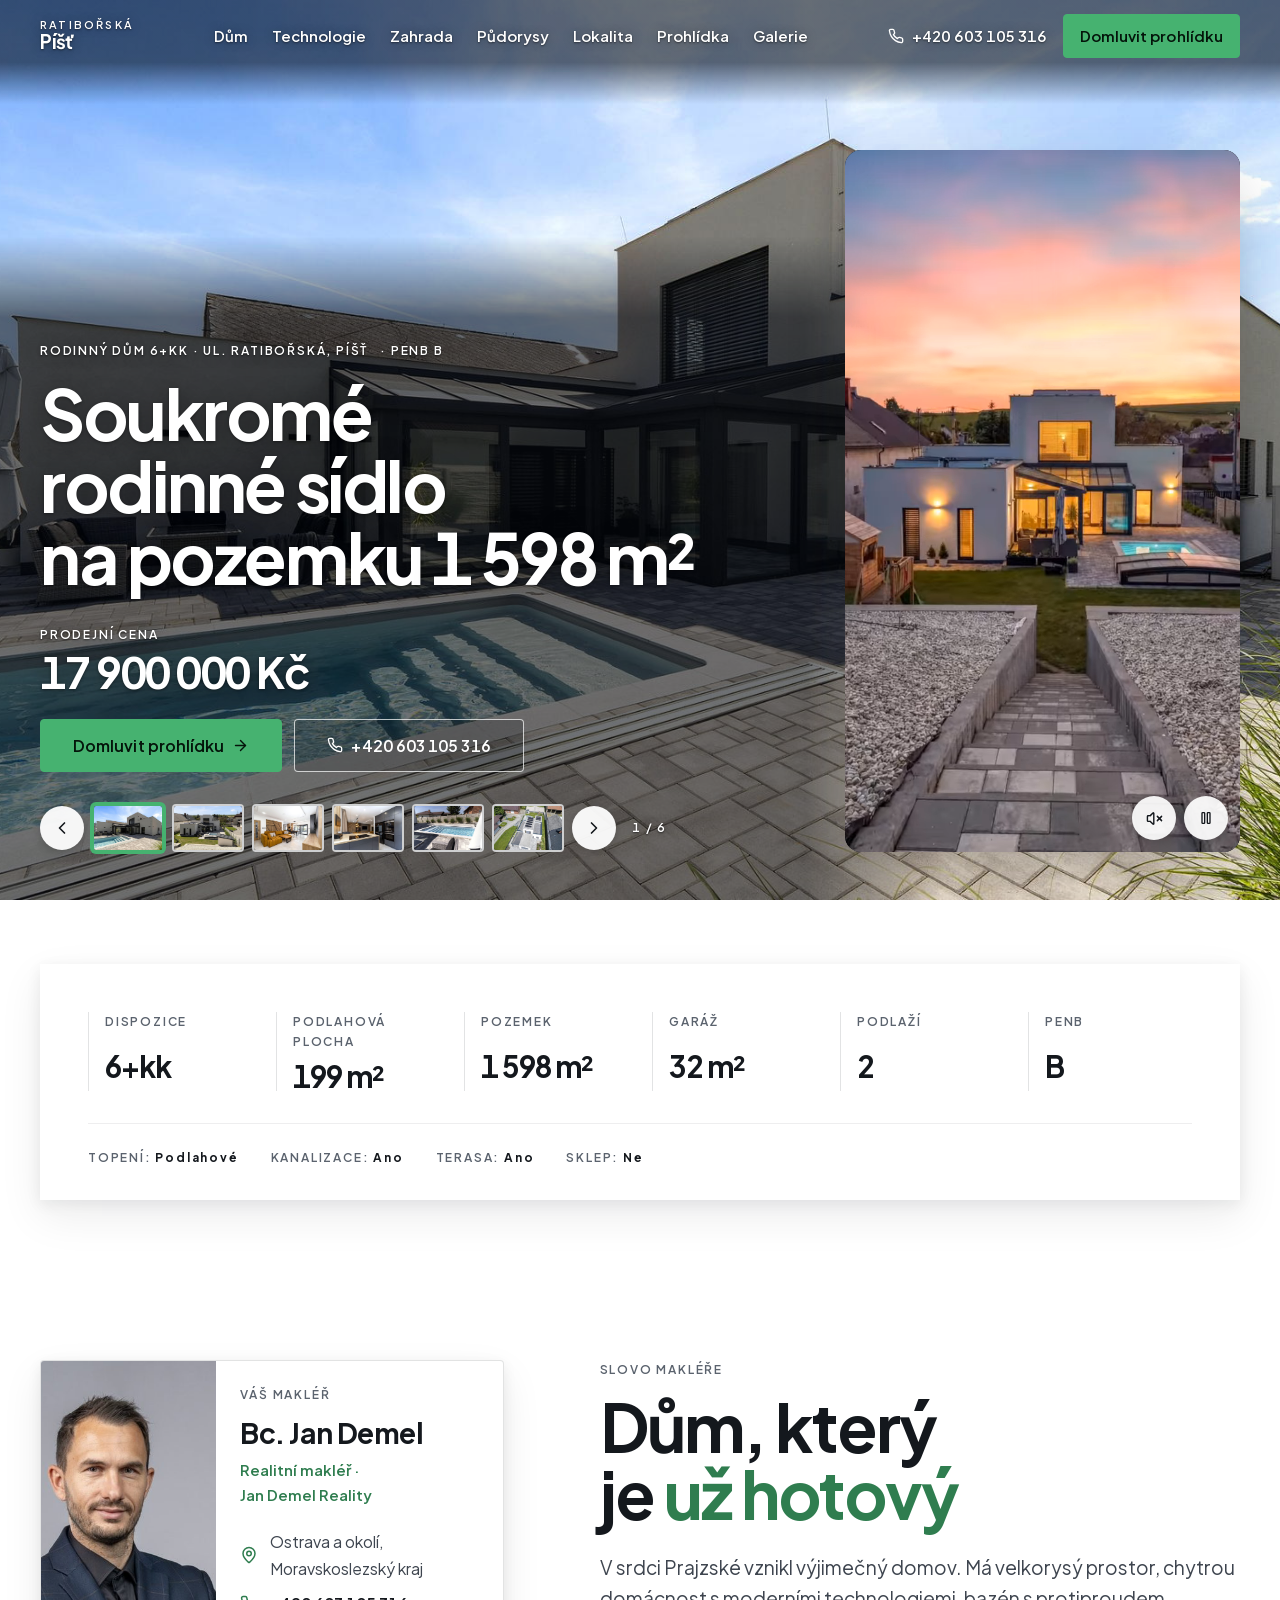
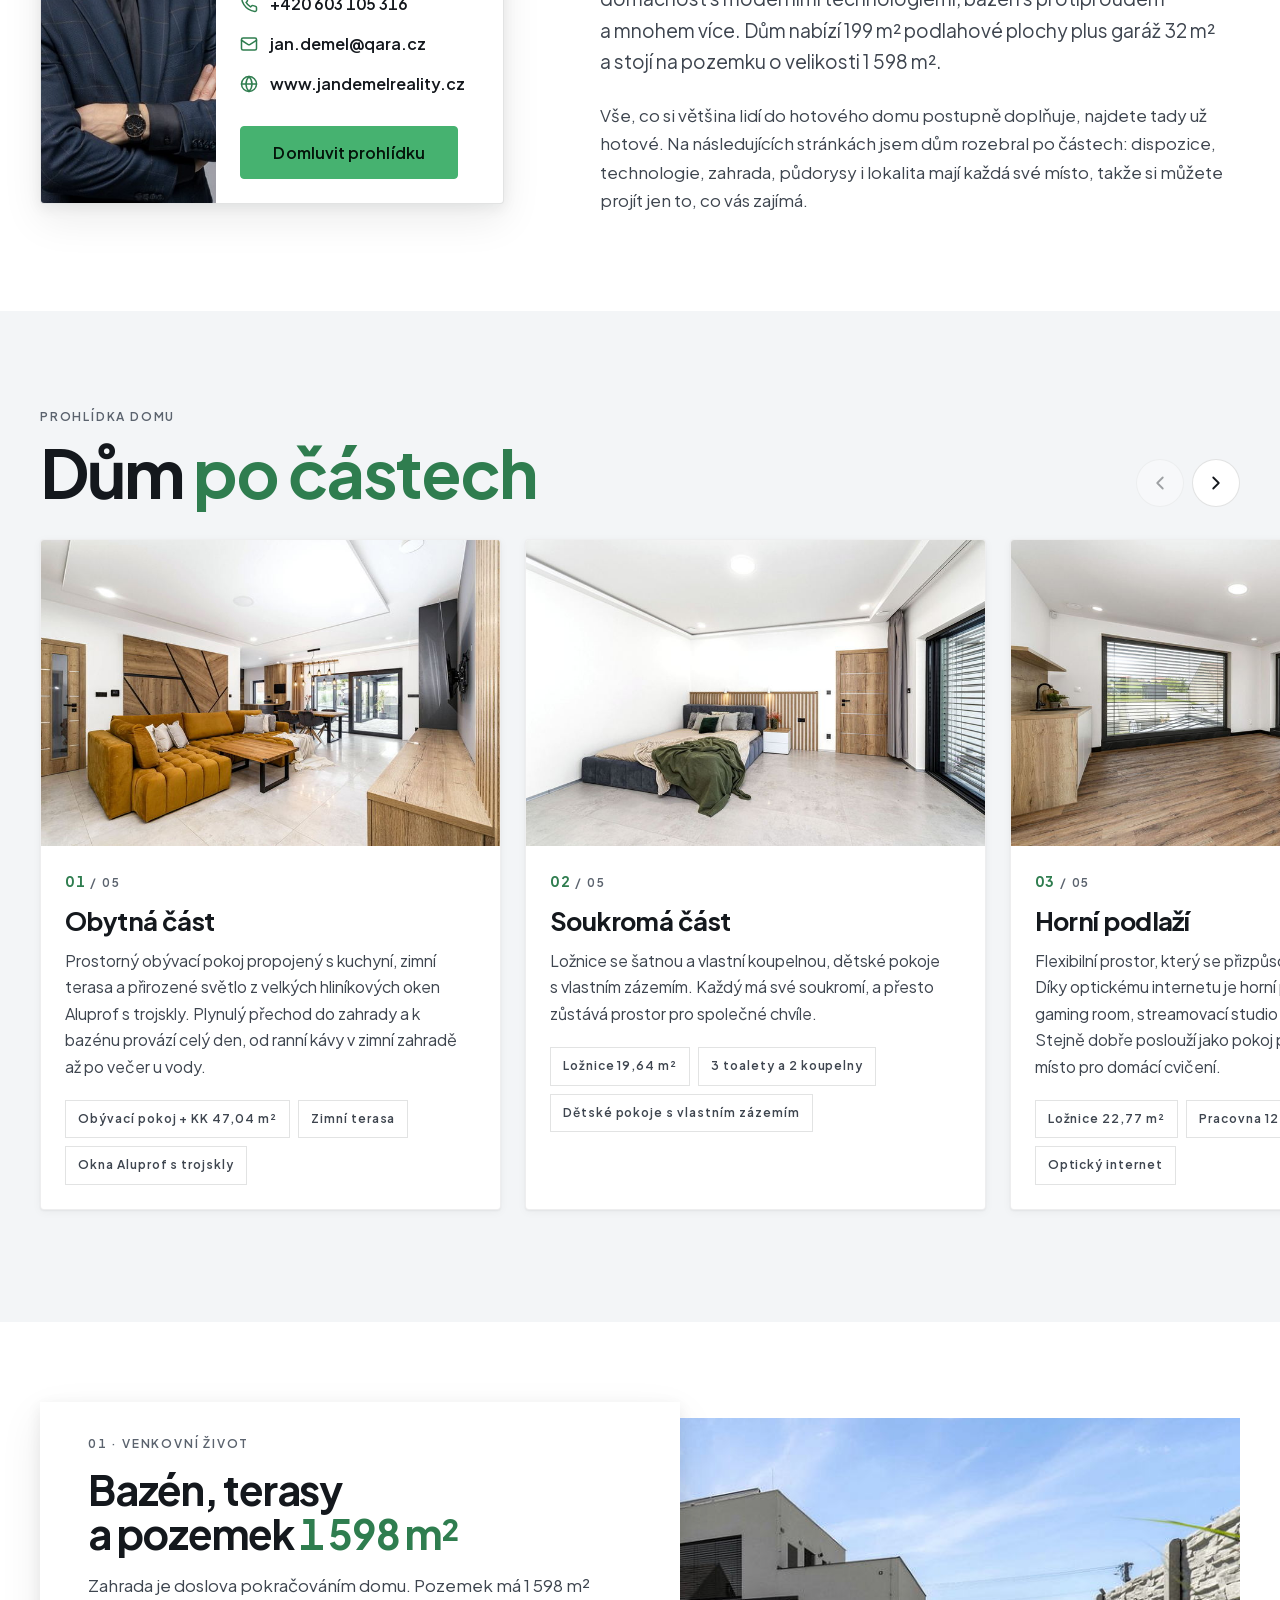
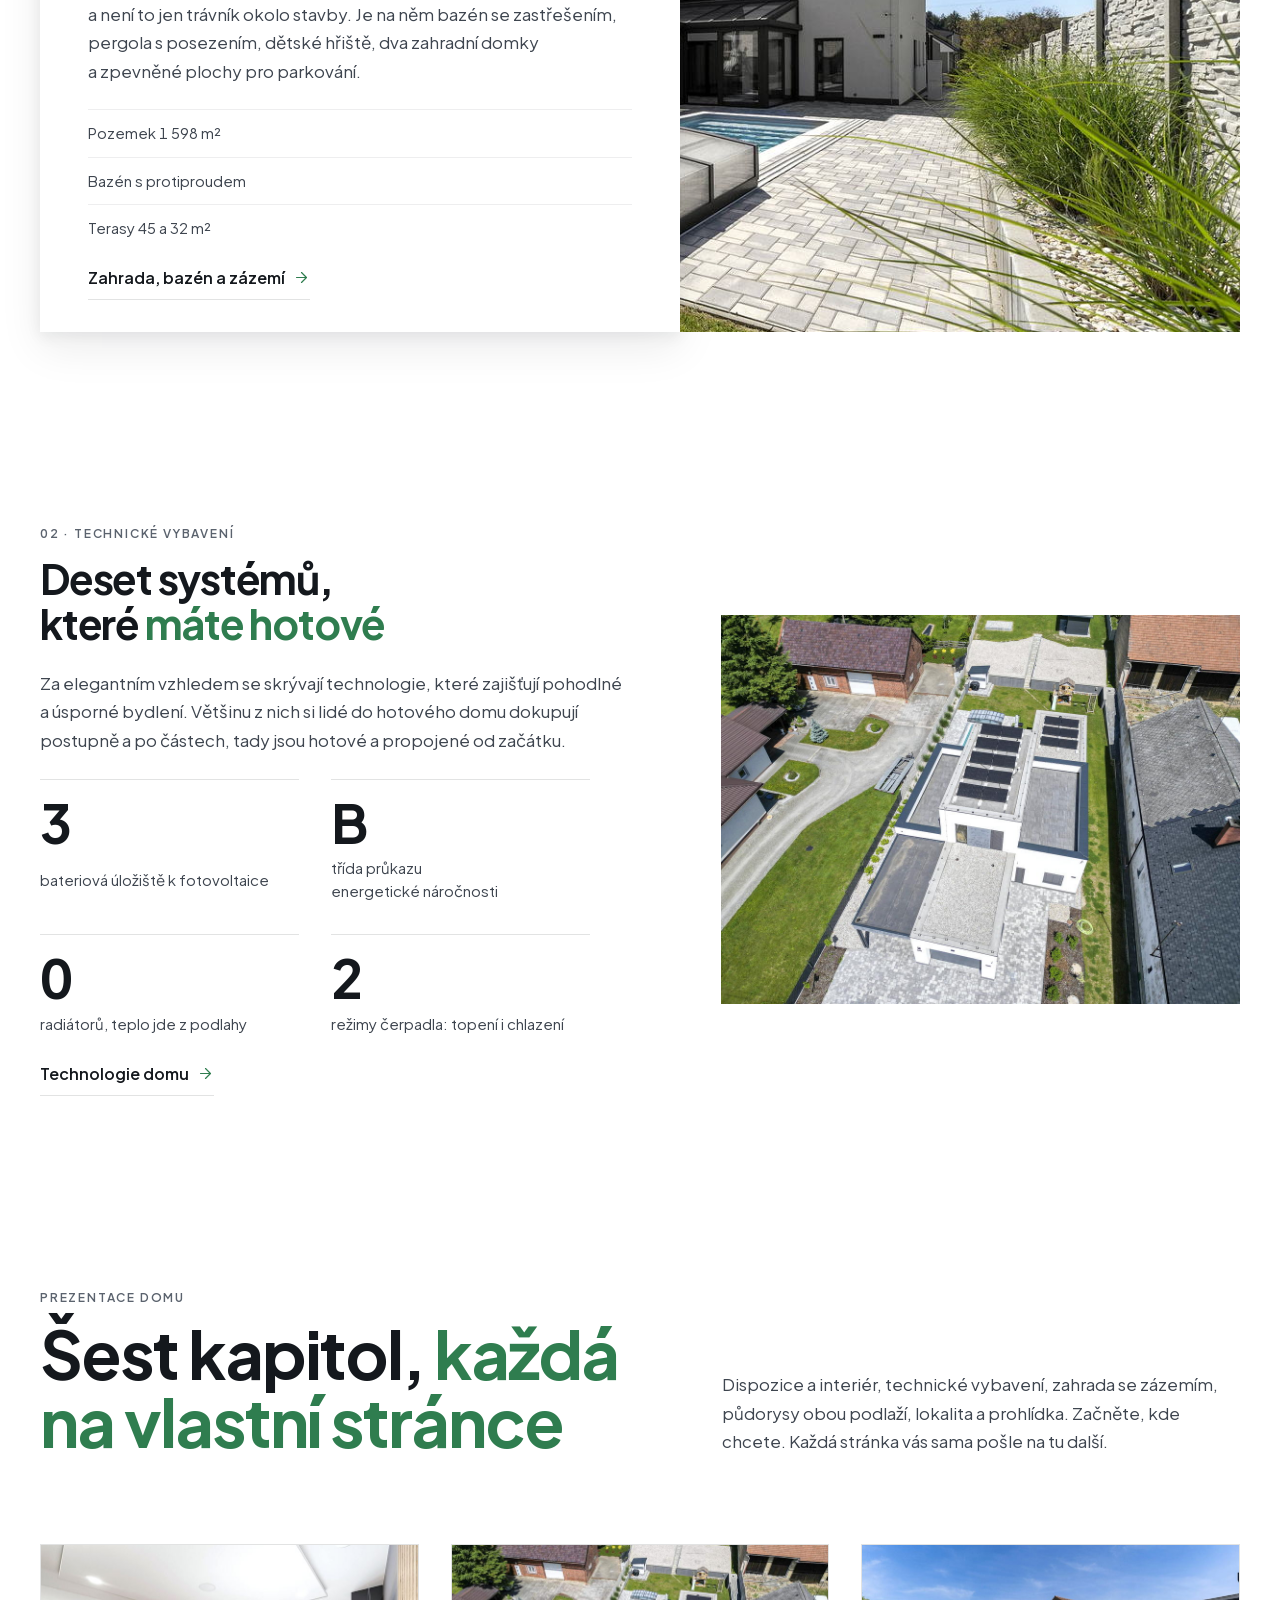
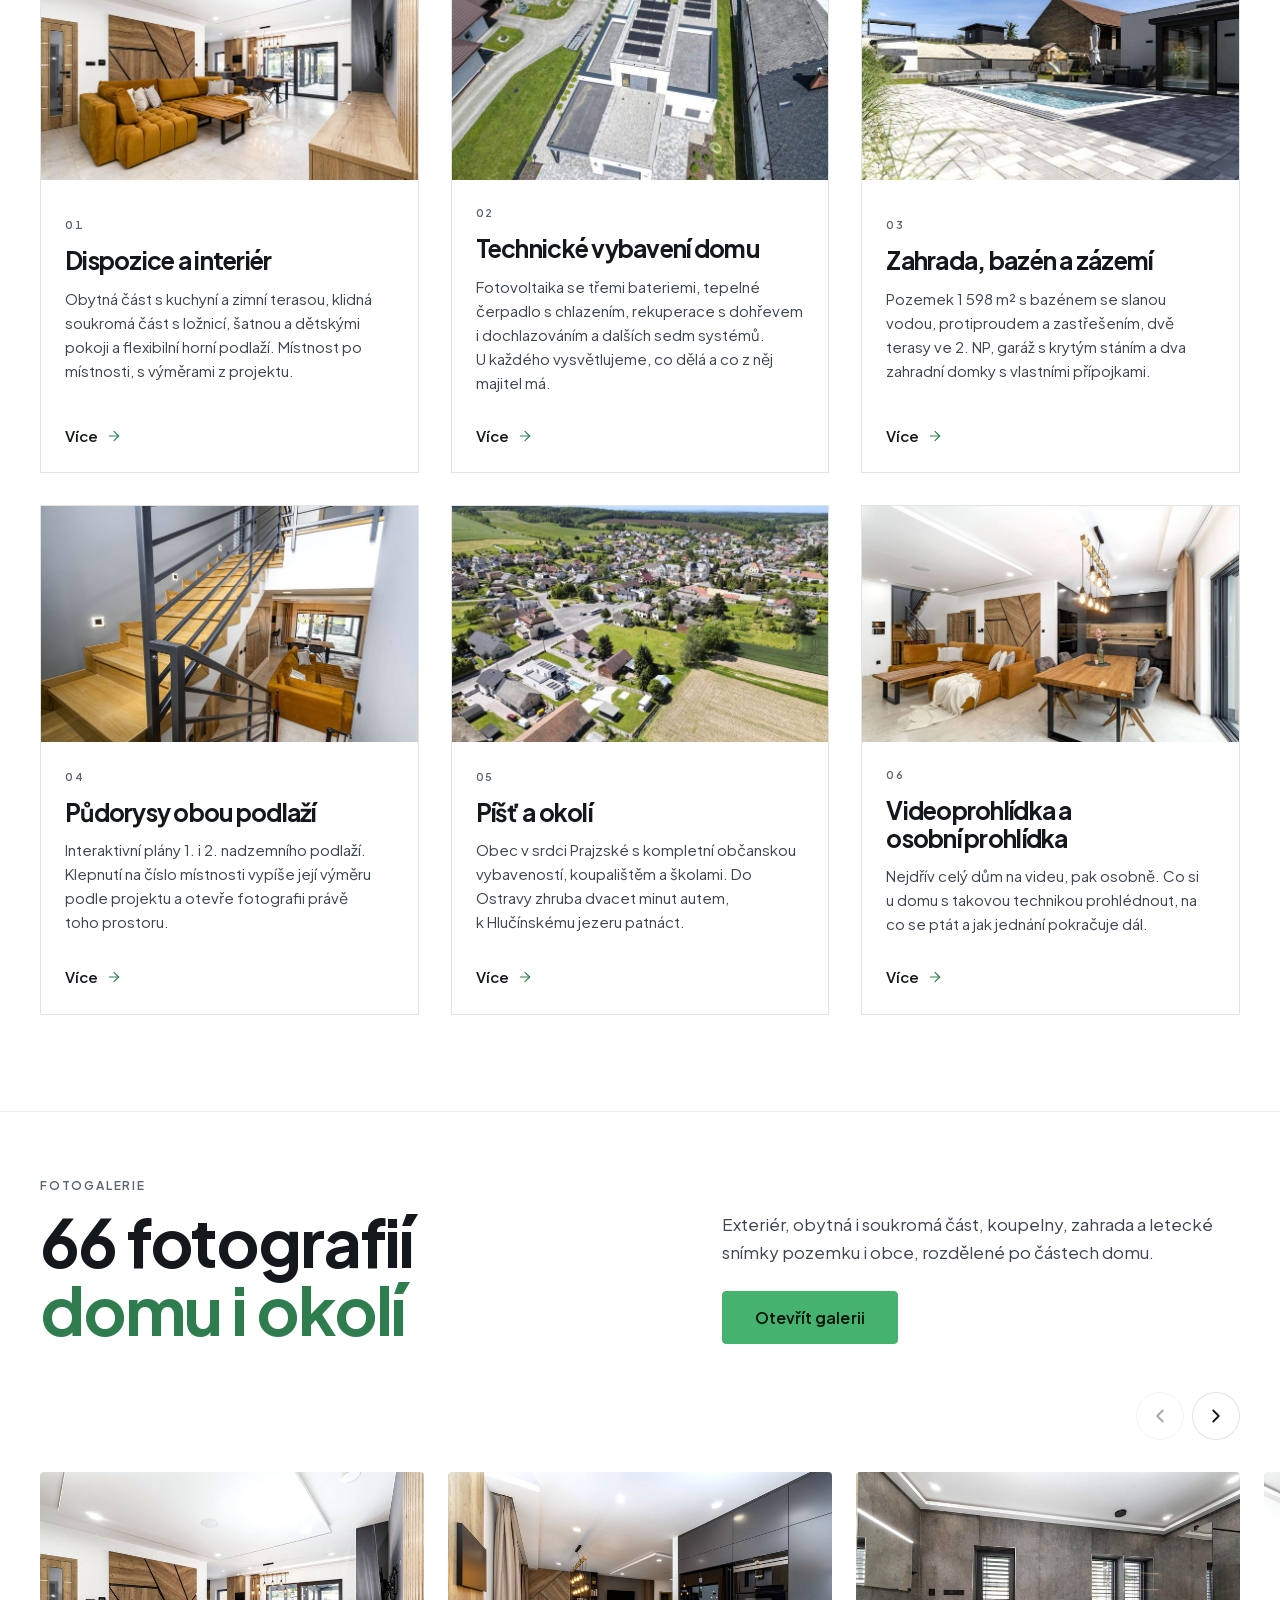
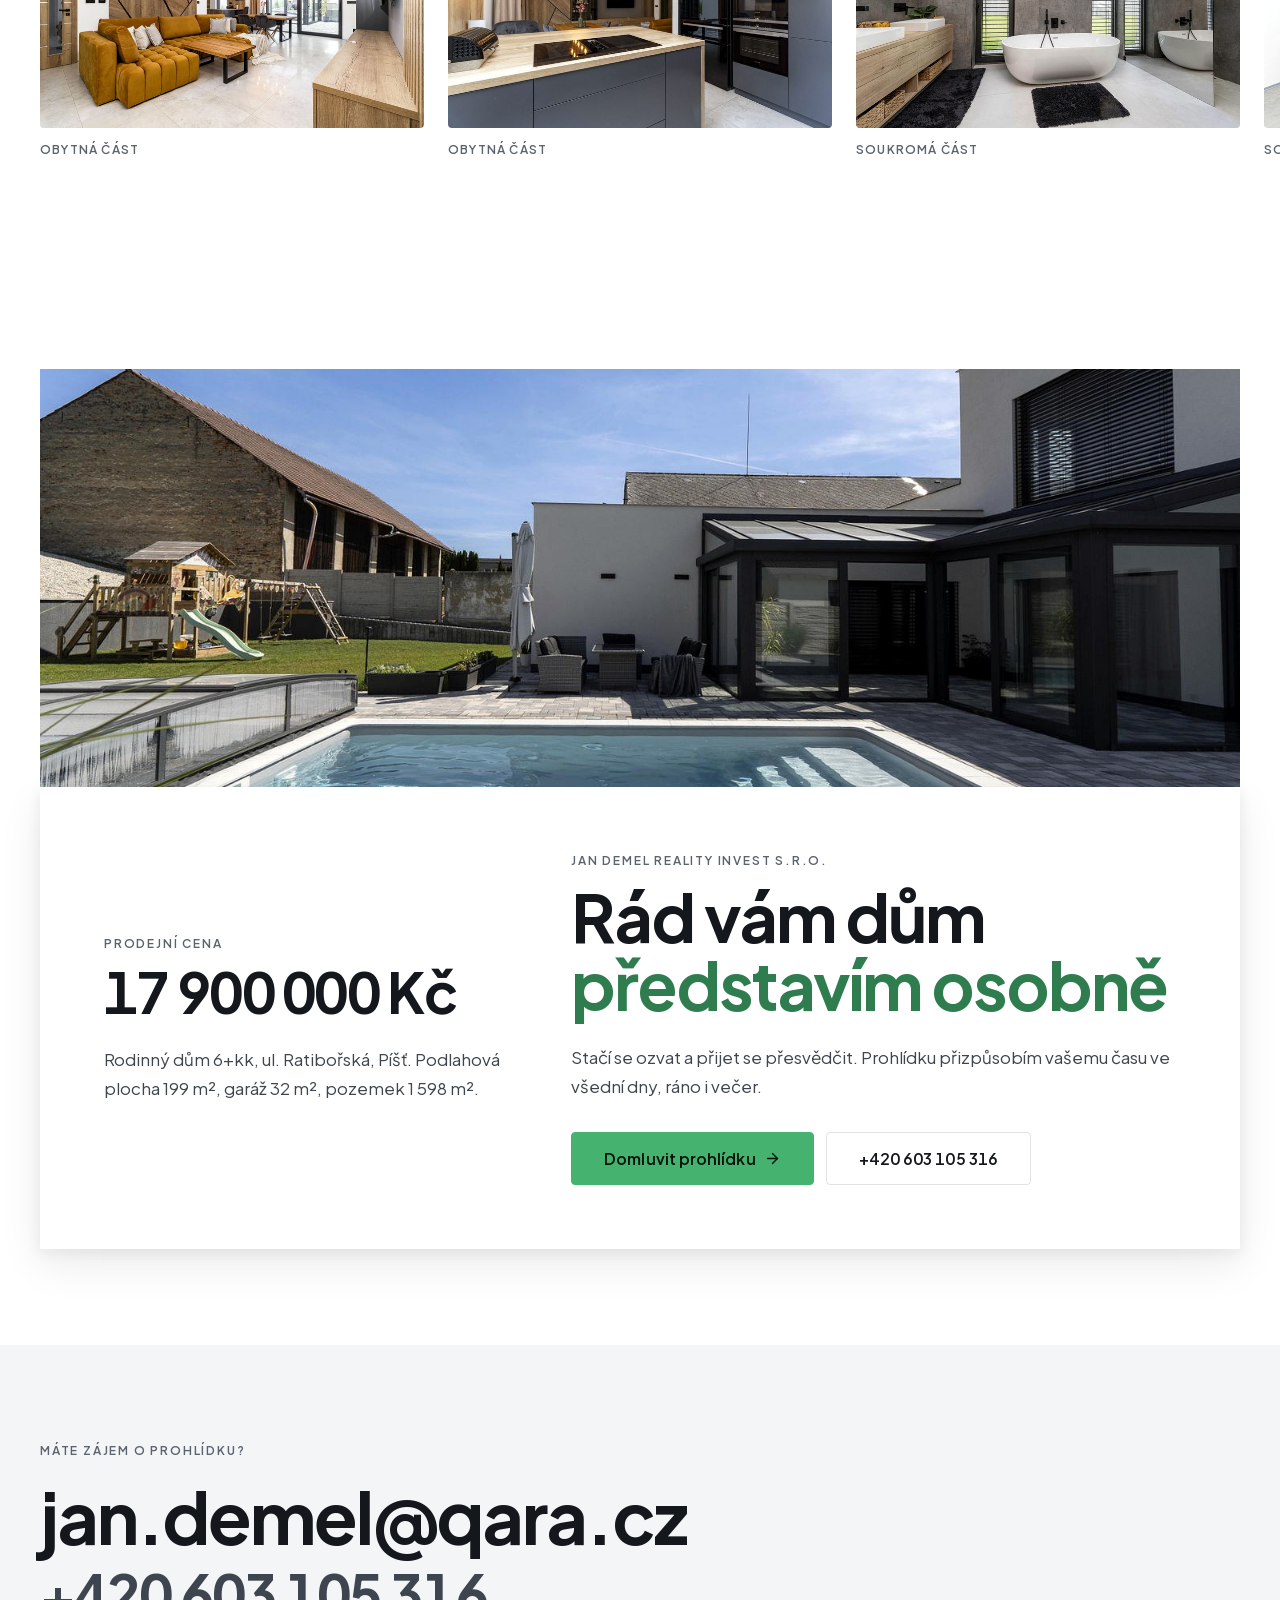
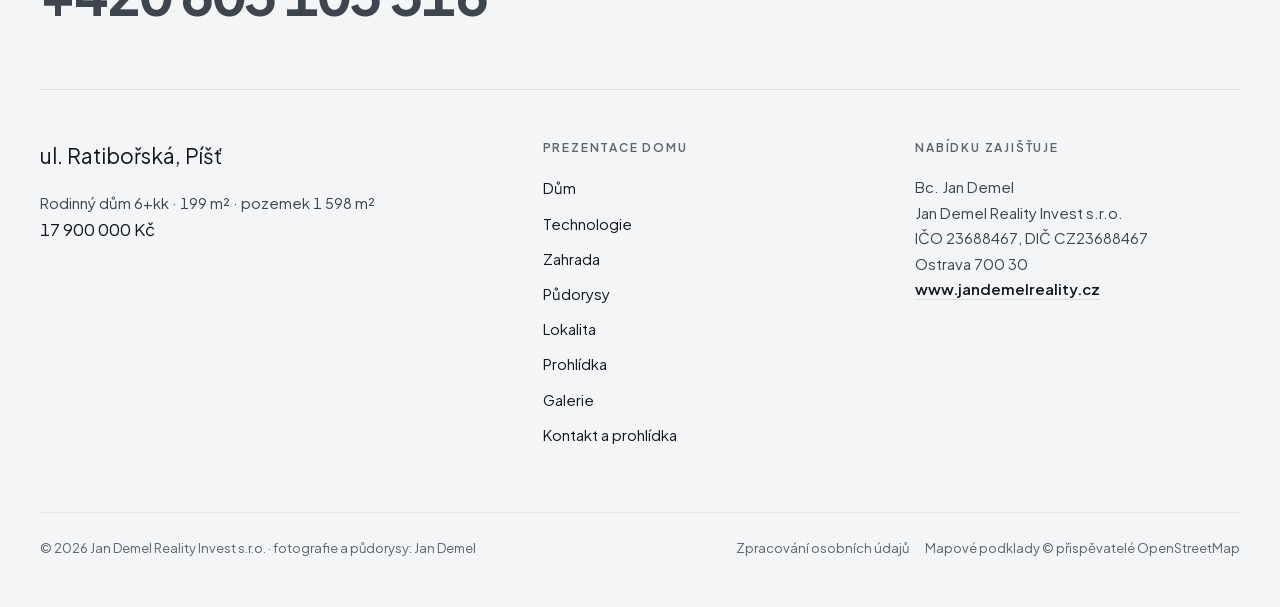
<file: index.html>
<!DOCTYPE html><html lang="cs" class="__variable_16fca7"><head><meta charSet="utf-8"/><meta name="viewport" content="width=device-width, initial-scale=1"/><link rel="preload" href="/_next/static/media/636a5ac981f94f8b-s.p.woff2" as="font" crossorigin="" type="font/woff2"/><link rel="preload" href="/_next/static/media/9e7b0a821b9dfcb4-s.p.woff2" as="font" crossorigin="" type="font/woff2"/><link rel="preload" as="image" href="/images/dum-bazen-hero.jpg"/><link rel="preload" as="image" href="/images/s/dum-bazen-hero.jpg"/><link rel="preload" as="image" href="/images/s/zahrada-dum.jpg"/><link rel="preload" as="image" href="/images/s/obyvak-kk.jpg"/><link rel="preload" as="image" href="/images/s/kuchyn-ostruvek.jpg"/><link rel="preload" as="image" href="/images/s/bazen-lehatka.jpg"/><link rel="preload" as="image" href="/images/s/dron-dum.jpg"/><link rel="preload" as="image" href="/images/s/loznice.jpg"/><link rel="preload" as="image" href="/images/s/pokoj-patro.jpg"/><link rel="preload" as="image" href="/images/s/terasa-2np.jpg"/><link rel="stylesheet" href="/_next/static/css/69e569d6792d89de.css" data-precedence="next"/><link rel="preload" as="script" fetchPriority="low" href="/_next/static/chunks/webpack-942147bb2adf8cbd.js"/><script src="/_next/static/chunks/4bd1b696-76baf09600044167.js" async=""></script><script src="/_next/static/chunks/517-ddfb8d779c1d2687.js" async=""></script><script src="/_next/static/chunks/main-app-d44d0b83e8bdde51.js" async=""></script><script src="/_next/static/chunks/app/layout-d1fbf93bfc1b4f85.js" async=""></script><script src="/_next/static/chunks/377-e68f9656bb9e04a2.js" async=""></script><script src="/_next/static/chunks/190-6b8f16ffca6d8366.js" async=""></script><script src="/_next/static/chunks/app/page-c19295cec33c0254.js" async=""></script><link rel="preload" as="image" href="/images/s/koupelna-vana.jpg"/><link rel="preload" as="image" href="/images/s/jidelna.jpg"/><link rel="preload" as="image" href="/images/s/zahrada-terasa.jpg"/><link rel="preload" as="image" href="/images/s/dum-ulice-3.jpg"/><link rel="preload" as="image" href="/images/s/koupelna-sprcha.jpg"/><link rel="preload" as="image" href="/images/s/obyvak-sedaci.jpg"/><link rel="preload" as="image" href="/images/s/dron-pozemek.jpg"/><meta name="next-size-adjust" content=""/><meta name="theme-color" content="#FFFFFF"/><meta name="color-scheme" content="light"/><title>Rodinný dům 6+kk s bazénem | Píšť, ul. Ratibořská</title><meta name="description" content="Prodej rodinného domu 6+kk v Píšti: 199 m² podlahové plochy, pozemek 1 598 m², bazén s protiproudem, fotovoltaika s bateriemi, garáž a dvě terasy. 17 900 000 Kč."/><meta property="og:title" content="Rodinný dům 6+kk s bazénem | Píšť, ul. Ratibořská"/><meta property="og:description" content="Soukromé rodinné sídlo na pozemku 1 598 m² s bazénem, fotovoltaikou a dvěma terasami. 17 900 000 Kč."/><meta property="og:locale" content="cs_CZ"/><meta property="og:type" content="website"/><meta name="twitter:card" content="summary"/><meta name="twitter:title" content="Rodinný dům 6+kk s bazénem | Píšť, ul. Ratibořská"/><meta name="twitter:description" content="Soukromé rodinné sídlo na pozemku 1 598 m² s bazénem, fotovoltaikou a dvěma terasami. 17 900 000 Kč."/><script src="/_next/static/chunks/polyfills-42372ed130431b0a.js" noModule=""></script></head><body><script type="application/ld+json">{"@context":"https://schema.org","@graph":[{"@type":"RealEstateListing","name":"Prodej rodinného domu 6+kk, ul. Ratibořská, Píšť","description":"Rodinný dům 6+kk s bazénem, fotovoltaikou a pozemkem 1 598 m² v obci Píšť.","offers":{"@type":"Offer","price":17900000,"priceCurrency":"CZK","availability":"https://schema.org/InStock","seller":{"@id":"#makler"}},"about":{"@type":"SingleFamilyResidence","name":"Rodinný dům 6+kk, Píšť","numberOfRooms":6,"numberOfBathroomsTotal":2,"floorSize":{"@type":"QuantitativeValue","value":199,"unitCode":"MTK"},"address":{"@type":"PostalAddress","streetAddress":"Ratibořská","addressLocality":"Píšť","postalCode":"747 18","addressCountry":"CZ"},"geo":{"@type":"GeoCoordinates","latitude":49.979254,"longitude":18.195084}}},{"@type":"RealEstateAgent","@id":"#makler","name":"Jan Demel Reality","legalName":"Jan Demel Reality Invest s.r.o.","telephone":"+420603105316","email":"jan.demel@qara.cz","url":"https://www.jandemelreality.cz","image":"https://ratiborska.jandemelreality.cz/images/makler-jan-demel.jpg","identifier":"23688467","vatID":"CZ23688467","address":{"@type":"PostalAddress","addressLocality":"Ostrava","postalCode":"700 30","addressRegion":"Moravskoslezský kraj","addressCountry":"CZ"},"areaServed":{"@type":"Place","name":"Ostrava a okolí, Moravskoslezský kraj"},"employee":{"@type":"Person","name":"Bc. Jan Demel","jobTitle":"Realitní makléř","telephone":"+420603105316","email":"jan.demel@qara.cz","image":"https://ratiborska.jandemelreality.cz/images/makler-jan-demel.jpg","worksFor":{"@id":"#makler"}}}]}</script><a href="#obsah" class="skip-link">Přeskočit na obsah</a><header class="hlavicka-na-fotce" style="position:fixed;top:0;left:0;right:0;z-index:50;transform:translateY(0);transition:transform 300ms var(--ease-panel), background-color 240ms var(--ease-vstup), box-shadow 240ms var(--ease-vstup), color 240ms var(--ease-vstup);background:transparent;box-shadow:none;color:#FFFFFF"><span aria-hidden="true" style="position:absolute;left:0;right:0;top:0;height:104px;pointer-events:none;background:linear-gradient(to bottom, rgba(8,12,18,0.58) 0%, rgba(8,12,18,0.58) 60%, rgba(8,12,18,0) 100%)"></span><div class="wrap-siroky hlavicka-vnitrek" style="position:relative"><a style="display:flex;align-items:center;gap:var(--sp-3);text-decoration:none;color:inherit" href="/"><span class="znacka-text"><span class="mono" style="font-size:11px;letter-spacing:0.2em">Ratibořská</span><span style="font-family:var(--ff-display);font-size:19px;font-weight:700;letter-spacing:-0.01em">Píšť</span></span></a><nav class="nav-odkazy desktop-nav" aria-label="Hlavní navigace"><a href="/dum/">Dům</a><a href="/technologie/">Technologie</a><a href="/zahrada/">Zahrada</a><a href="/pudorysy/">Půdorysy</a><a href="/lokalita/">Lokalita</a><a href="/prohlidka/">Prohlídka</a><a href="/galerie/">Galerie</a></nav><div class="desktop-nav nav-akce"><a href="tel:+420603105316" class="nav-tel tnum"><svg xmlns="http://www.w3.org/2000/svg" width="16" height="16" viewBox="0 0 24 24" fill="none" stroke="currentColor" stroke-width="2" stroke-linecap="round" stroke-linejoin="round" class="lucide lucide-phone" aria-hidden="true"><path d="M22 16.92v3a2 2 0 0 1-2.18 2 19.79 19.79 0 0 1-8.63-3.07 19.5 19.5 0 0 1-6-6 19.79 19.79 0 0 1-3.07-8.67A2 2 0 0 1 4.11 2h3a2 2 0 0 1 2 1.72 12.84 12.84 0 0 0 .7 2.81 2 2 0 0 1-.45 2.11L8.09 9.91a16 16 0 0 0 6 6l1.27-1.27a2 2 0 0 1 2.11-.45 12.84 12.84 0 0 0 2.81.7A2 2 0 0 1 22 16.92z"></path></svg>+420 603 105 316</a><a class="btn btn-hlavni" style="min-height:44px;padding:8px 16px;font-size:15px;text-shadow:none" href="/kontakt/">Domluvit prohlídku</a></div><button type="button" class="hamburger btn btn-druhy" aria-expanded="false" aria-controls="mobilni-menu" style="min-height:44px;padding:8px 16px;color:inherit;background:rgba(10,14,20,0.2);border-color:rgba(255,255,255,0.8);text-shadow:none"><svg xmlns="http://www.w3.org/2000/svg" width="18" height="18" viewBox="0 0 24 24" fill="none" stroke="currentColor" stroke-width="2" stroke-linecap="round" stroke-linejoin="round" class="lucide lucide-menu" aria-hidden="true"><line x1="4" x2="20" y1="12" y2="12"></line><line x1="4" x2="20" y1="6" y2="6"></line><line x1="4" x2="20" y1="18" y2="18"></line></svg><span style="font-size:14px">Menu</span></button></div></header><main id="obsah"><section class="kino" aria-label="Rodinný dům 6+kk, ul. Ratibořská, Píšť"><div class="kino-foto"><div class="kino-snimek je-videt" aria-hidden="false"><img src="/images/dum-bazen-hero.jpg" alt="Rodinný dům se zimní terasou a bazénem" width="1500" height="1000" decoding="async" loading="eager" draggable="false" fetchpriority="high" style="--fp:50% 62%"/></div><button type="button" class="kino-sipka kino-sipka-foto kino-sipka--vlevo" aria-label="Předchozí fotografie"><svg xmlns="http://www.w3.org/2000/svg" width="22" height="22" viewBox="0 0 24 24" fill="none" stroke="currentColor" stroke-width="2" stroke-linecap="round" stroke-linejoin="round" class="lucide lucide-chevron-left" aria-hidden="true"><path d="m15 18-6-6 6-6"></path></svg></button><button type="button" class="kino-sipka kino-sipka-foto kino-sipka--vpravo" aria-label="Další fotografie"><svg xmlns="http://www.w3.org/2000/svg" width="22" height="22" viewBox="0 0 24 24" fill="none" stroke="currentColor" stroke-width="2" stroke-linecap="round" stroke-linejoin="round" class="lucide lucide-chevron-right" aria-hidden="true"><path d="m9 18 6-6-6-6"></path></svg></button></div><div class="wrap-siroky kino-mrizka"><div class="kino-text pod-textem"><div class="kino-titul"><p class="mono kino-misto">Rodinný dům<!-- --> <!-- -->6+kk<!-- --> · <!-- -->ul. Ratibořská<!-- -->, <!-- -->Píšť<span class="jen-desktop"> · PENB <!-- -->B</span></p><h1 class="display">Soukromé rodinné sídlo na pozemku<!-- --> <span class="tnum kino-nowrap">1 598<!-- --> m²</span></h1></div><div class="kino-spod"><div class="kino-cena"><span class="mono kino-cena-popis">Prodejní cena</span><strong class="tnum kino-cena-cislo">17 900 000 Kč</strong></div><div class="kino-akce"><a class="btn btn-hlavni" href="/kontakt/">Domluvit prohlídku <svg xmlns="http://www.w3.org/2000/svg" width="17" height="17" viewBox="0 0 24 24" fill="none" stroke="currentColor" stroke-width="2" stroke-linecap="round" stroke-linejoin="round" class="lucide lucide-arrow-right" aria-hidden="true"><path d="M5 12h14"></path><path d="m12 5 7 7-7 7"></path></svg></a><a href="tel:+420603105316" class="btn btn-obrys-bily kino-tel"><svg xmlns="http://www.w3.org/2000/svg" width="16" height="16" viewBox="0 0 24 24" fill="none" stroke="currentColor" stroke-width="2" stroke-linecap="round" stroke-linejoin="round" class="lucide lucide-phone" aria-hidden="true"><path d="M22 16.92v3a2 2 0 0 1-2.18 2 19.79 19.79 0 0 1-8.63-3.07 19.5 19.5 0 0 1-6-6 19.79 19.79 0 0 1-3.07-8.67A2 2 0 0 1 4.11 2h3a2 2 0 0 1 2 1.72 12.84 12.84 0 0 0 .7 2.81 2 2 0 0 1-.45 2.11L8.09 9.91a16 16 0 0 0 6 6l1.27-1.27a2 2 0 0 1 2.11-.45 12.84 12.84 0 0 0 2.81.7A2 2 0 0 1 22 16.92z"></path></svg> <span class="tnum">+420 603 105 316</span></a></div></div><div class="kino-nahledy" role="group" aria-label="Fotografie domu"><button type="button" class="kino-sipka kino-sipka-rada" aria-label="Předchozí fotografie"><svg xmlns="http://www.w3.org/2000/svg" width="20" height="20" viewBox="0 0 24 24" fill="none" stroke="currentColor" stroke-width="2" stroke-linecap="round" stroke-linejoin="round" class="lucide lucide-chevron-left" aria-hidden="true"><path d="m15 18-6-6 6-6"></path></svg></button><button type="button" class="kino-nahled je-aktivni" aria-pressed="true" aria-label="Fotografie 1 z 6: Rodinný dům se zimní terasou a bazénem"><img src="/images/s/dum-bazen-hero.jpg" alt="" width="760" height="507" loading="eager" decoding="async" draggable="false"/></button><button type="button" class="kino-nahled" aria-pressed="false" aria-label="Fotografie 2 z 6: Pohled na dům ze zahrady, bazén se zastřešením"><img src="/images/s/zahrada-dum.jpg" alt="" width="760" height="506" loading="eager" decoding="async" draggable="false"/></button><button type="button" class="kino-nahled" aria-pressed="false" aria-label="Fotografie 3 z 6: Obývací pokoj propojený s kuchyní"><img src="/images/s/obyvak-kk.jpg" alt="" width="760" height="507" loading="eager" decoding="async" draggable="false"/></button><button type="button" class="kino-nahled" aria-pressed="false" aria-label="Fotografie 4 z 6: Kuchyňský ostrůvek s varnou deskou"><img src="/images/s/kuchyn-ostruvek.jpg" alt="" width="760" height="507" loading="eager" decoding="async" draggable="false"/></button><button type="button" class="kino-nahled" aria-pressed="false" aria-label="Fotografie 5 z 6: Bazén s lehátky a dlážděnou plochou"><img src="/images/s/bazen-lehatka.jpg" alt="" width="760" height="506" loading="eager" decoding="async" draggable="false"/></button><button type="button" class="kino-nahled" aria-pressed="false" aria-label="Fotografie 6 z 6: Letecký pohled na dům s fotovoltaikou na střeše"><img src="/images/s/dron-dum.jpg" alt="" width="760" height="570" loading="eager" decoding="async" draggable="false"/></button><button type="button" class="kino-sipka kino-sipka-rada" aria-label="Další fotografie"><svg xmlns="http://www.w3.org/2000/svg" width="20" height="20" viewBox="0 0 24 24" fill="none" stroke="currentColor" stroke-width="2" stroke-linecap="round" stroke-linejoin="round" class="lucide lucide-chevron-right" aria-hidden="true"><path d="m9 18 6-6-6-6"></path></svg></button><span class="mono tnum kino-pocitadlo" aria-live="polite">1<!-- --> / <!-- -->6</span></div></div><div class="kino-reel"><figure class="reel"><div class="reel-ram"><video class="reel-video" width="576" height="1024" poster="/images/reel-poster.jpg" autoPlay="" muted="" loop="" playsInline="" preload="metadata" disablePictureInPicture="" aria-label="Videoprohlídka domu ul. Ratibořská, Píšť"><source src="/video/reel-rd-pist.webm" type="video/webm"/><source src="/video/reel-rd-pist.mp4" type="video/mp4"/></video><div class="reel-ovladani"><button type="button" class="reel-tlacitko" aria-pressed="false" aria-label="Zapnout zvuk videa"><svg xmlns="http://www.w3.org/2000/svg" width="17" height="17" viewBox="0 0 24 24" fill="none" stroke="currentColor" stroke-width="2" stroke-linecap="round" stroke-linejoin="round" class="lucide lucide-volume-x" aria-hidden="true"><path d="M11 4.702a.705.705 0 0 0-1.203-.498L6.413 7.587A1.4 1.4 0 0 1 5.416 8H3a1 1 0 0 0-1 1v6a1 1 0 0 0 1 1h2.416a1.4 1.4 0 0 1 .997.413l3.383 3.384A.705.705 0 0 0 11 19.298z"></path><line x1="22" x2="16" y1="9" y2="15"></line><line x1="16" x2="22" y1="9" y2="15"></line></svg></button><button type="button" class="reel-tlacitko" aria-pressed="false" aria-label="Pozastavit video"><svg xmlns="http://www.w3.org/2000/svg" width="16" height="16" viewBox="0 0 24 24" fill="none" stroke="currentColor" stroke-width="2" stroke-linecap="round" stroke-linejoin="round" class="lucide lucide-pause" aria-hidden="true"><rect x="14" y="4" width="4" height="16" rx="1"></rect><rect x="6" y="4" width="4" height="16" rx="1"></rect></svg></button></div></div></figure></div></div></section><section id="dum-v-kostce" class="sekce-parametry" aria-label="Klíčové parametry nemovitosti"><div class="wrap-siroky"><div class="parametry-plat"><div class="parametry-pas"><div class="parametr"><span class="mono nadtitul">Dispozice</span><strong class="display tnum">6+kk</strong></div><div class="parametr"><span class="mono nadtitul">Podlahová plocha</span><strong class="display tnum">199 m²</strong></div><div class="parametr"><span class="mono nadtitul">Pozemek</span><strong class="display tnum">1 598 m²</strong></div><div class="parametr"><span class="mono nadtitul">Garáž</span><strong class="display tnum">32 m²</strong></div><div class="parametr"><span class="mono nadtitul">Podlaží</span><strong class="display tnum">2</strong></div><div class="parametr"><span class="mono nadtitul">PENB</span><strong class="display tnum">B</strong></div></div><div class="parametry-doplnek"><span class="mono">Topení<!-- -->: <b style="color:var(--ink)">Podlahové</b></span><span class="mono">Kanalizace<!-- -->: <b style="color:var(--ink)">Ano</b></span><span class="mono">Terasa<!-- -->: <b style="color:var(--ink)">Ano</b></span><span class="mono">Sklep<!-- -->: <b style="color:var(--ink)">Ne</b></span></div></div></div></section><section class="sekce-uzka" aria-labelledby="slovo-nadpis"><div class="wrap-siroky slovo-mrizka"><article class="vizitka" aria-label="Vizitka makléře Bc. Jan Demel"><div class="vizitka-foto"><img src="/images/makler-jan-demel.jpg" alt="Bc. Jan Demel, realitní makléř" width="560" height="700" loading="lazy" decoding="async"/></div><div class="vizitka-telo"><p class="mono nadtitul">Váš makléř</p><h2 class="display vizitka-jmeno">Bc. Jan Demel</h2><p class="vizitka-role">Realitní makléř<!-- --> · <span class="kino-nowrap">Jan Demel Reality</span></p><ul class="vizitka-kontakty"><li><svg xmlns="http://www.w3.org/2000/svg" width="18" height="18" viewBox="0 0 24 24" fill="none" stroke="currentColor" stroke-width="2" stroke-linecap="round" stroke-linejoin="round" class="lucide lucide-map-pin" aria-hidden="true"><path d="M20 10c0 4.993-5.539 10.193-7.399 11.799a1 1 0 0 1-1.202 0C9.539 20.193 4 14.993 4 10a8 8 0 0 1 16 0"></path><circle cx="12" cy="10" r="3"></circle></svg><span>Ostrava a okolí, Moravskoslezský kraj</span></li><li><svg xmlns="http://www.w3.org/2000/svg" width="18" height="18" viewBox="0 0 24 24" fill="none" stroke="currentColor" stroke-width="2" stroke-linecap="round" stroke-linejoin="round" class="lucide lucide-phone" aria-hidden="true"><path d="M22 16.92v3a2 2 0 0 1-2.18 2 19.79 19.79 0 0 1-8.63-3.07 19.5 19.5 0 0 1-6-6 19.79 19.79 0 0 1-3.07-8.67A2 2 0 0 1 4.11 2h3a2 2 0 0 1 2 1.72 12.84 12.84 0 0 0 .7 2.81 2 2 0 0 1-.45 2.11L8.09 9.91a16 16 0 0 0 6 6l1.27-1.27a2 2 0 0 1 2.11-.45 12.84 12.84 0 0 0 2.81.7A2 2 0 0 1 22 16.92z"></path></svg><a href="tel:+420603105316" class="tnum">+420 603 105 316</a></li><li><svg xmlns="http://www.w3.org/2000/svg" width="18" height="18" viewBox="0 0 24 24" fill="none" stroke="currentColor" stroke-width="2" stroke-linecap="round" stroke-linejoin="round" class="lucide lucide-mail" aria-hidden="true"><rect width="20" height="16" x="2" y="4" rx="2"></rect><path d="m22 7-8.97 5.7a1.94 1.94 0 0 1-2.06 0L2 7"></path></svg><a href="mailto:jan.demel@qara.cz">jan.demel@qara.cz</a></li><li><svg xmlns="http://www.w3.org/2000/svg" width="18" height="18" viewBox="0 0 24 24" fill="none" stroke="currentColor" stroke-width="2" stroke-linecap="round" stroke-linejoin="round" class="lucide lucide-globe" aria-hidden="true"><circle cx="12" cy="12" r="10"></circle><path d="M12 2a14.5 14.5 0 0 0 0 20 14.5 14.5 0 0 0 0-20"></path><path d="M2 12h20"></path></svg><a href="https://www.jandemelreality.cz" target="_blank" rel="noopener noreferrer">www.jandemelreality.cz</a></li></ul><a class="btn btn-hlavni vizitka-cta" href="/kontakt/">Domluvit prohlídku</a></div></article><div class="slovo-proza"><div class="slovo-hlava"><p class="mono nadtitul">Slovo makléře</p><h2 id="slovo-nadpis" class="display h-1 slovo-nadpis">Dům, který je <em>už hotový</em></h2></div><p class="lead">V srdci Prajzské vznikl výjimečný domov. Má velkorysý prostor, chytrou domácnost s moderními technologiemi, bazén s protiproudem a mnohem více. Dům nabízí 199 m² podlahové plochy plus garáž 32 m² a stojí na pozemku o velikosti 1 598 m².</p><p class="text">Vše, co si většina lidí do hotového domu postupně doplňuje, najdete tady už hotové. Na následujících stránkách jsem dům rozebral po částech: dispozice, technologie, zahrada, půdorysy i lokalita mají každá své místo, takže si můžete projít jen to, co vás zajímá.</p></div></div></section><section class="sekce-uzka sekce-casti" aria-labelledby="casti-nadpis"><div class="karusel"><div class="wrap-siroky karusel-hlava"><div class="karusel-hlava-text"><p class="mono nadtitul">Prohlídka domu</p><h2 id="casti-nadpis" class="display h-1 hlava-nadpis">Dům <em>po částech</em></h2></div><div class="karusel-sipky"><button type="button" class="karusel-sipka" disabled="" aria-label="Posunout doleva"><svg xmlns="http://www.w3.org/2000/svg" width="22" height="22" viewBox="0 0 24 24" fill="none" stroke="currentColor" stroke-width="2" stroke-linecap="round" stroke-linejoin="round" class="lucide lucide-chevron-left" aria-hidden="true"><path d="m15 18-6-6 6-6"></path></svg></button><button type="button" class="karusel-sipka" aria-label="Posunout doprava"><svg xmlns="http://www.w3.org/2000/svg" width="22" height="22" viewBox="0 0 24 24" fill="none" stroke="currentColor" stroke-width="2" stroke-linecap="round" stroke-linejoin="round" class="lucide lucide-chevron-right" aria-hidden="true"><path d="m9 18 6-6-6-6"></path></svg></button></div></div><div class="karusel-pas" role="region" aria-roledescription="karusel" aria-label="Dům po částech" tabindex="0"><article class="cast-karta"><div class="foto-ram cast-karta-foto"><img src="/images/s/obyvak-kk.jpg" alt="Obývací pokoj propojený s kuchyní" width="760" height="507" loading="eager" decoding="async" draggable="false"/></div><div class="cast-karta-telo"><p class="mono nadtitul"><b class="tnum cast-karta-cislo">01</b> / 05</p><h3 class="display h-3">Obytná část</h3><p class="cast-karta-text">Prostorný obývací pokoj propojený s kuchyní, zimní terasa a přirozené světlo z velkých hliníkových oken Aluprof s trojskly. Plynulý přechod do zahrady a k bazénu provází celý den, od ranní kávy v zimní zahradě až po večer u vody.</p><ul class="kapitola-fakta"><li>Obývací pokoj + KK 47,04 m²</li><li>Zimní terasa</li><li>Okna Aluprof s trojskly</li></ul></div></article><article class="cast-karta"><div class="foto-ram cast-karta-foto"><img src="/images/s/loznice.jpg" alt="Hlavní ložnice" width="760" height="507" loading="eager" decoding="async" draggable="false"/></div><div class="cast-karta-telo"><p class="mono nadtitul"><b class="tnum cast-karta-cislo">02</b> / 05</p><h3 class="display h-3">Soukromá část</h3><p class="cast-karta-text">Ložnice se šatnou a vlastní koupelnou, dětské pokoje s vlastním zázemím. Každý má své soukromí, a přesto zůstává prostor pro společné chvíle.</p><ul class="kapitola-fakta"><li>Ložnice 19,64 m²</li><li>3 toalety a 2 koupelny</li><li>Dětské pokoje s vlastním zázemím</li></ul></div></article><article class="cast-karta"><div class="foto-ram cast-karta-foto"><img src="/images/s/pokoj-patro.jpg" alt="Pokoj v horním podlaží" width="760" height="507" loading="eager" decoding="async" draggable="false"/></div><div class="cast-karta-telo"><p class="mono nadtitul"><b class="tnum cast-karta-cislo">03</b> / 05</p><h3 class="display h-3">Horní podlaží</h3><p class="cast-karta-text">Flexibilní prostor, který se přizpůsobí vašemu životu. Díky optickému internetu je horní podlaží perfektní pro gaming room, streamovací studio i práci z domova. Stejně dobře poslouží jako pokoj pro hosty, ateliér nebo místo pro domácí cvičení.</p><ul class="kapitola-fakta"><li>Ložnice 22,77 m²</li><li>Pracovna 12,33 m²</li><li>Optický internet</li></ul></div></article><article class="cast-karta"><div class="foto-ram cast-karta-foto"><img src="/images/s/terasa-2np.jpg" alt="Terasa ve 2. nadzemním podlaží" width="760" height="507" loading="eager" decoding="async" draggable="false"/></div><div class="cast-karta-telo"><p class="mono nadtitul"><b class="tnum cast-karta-cislo">04</b> / 05</p><h3 class="display h-3">Dvě terasy ve 2. NP</h3><p class="cast-karta-text">Větší terasa o přibližné výměře 45 m² má dlažbu uloženou na terčích, venkovní přívod vody a připravené elektrické připojení pro bioklimatickou pergolu, takže je tu prostor pro venkovní kuchyni i relaxační zónu. Druhá terasa o přibližné výměře 32 m² nabízí další soukromí.</p><ul class="kapitola-fakta"><li>Terasa ≈ 45 m²</li><li>Terasa ≈ 32 m²</li><li>Dlažba na terčích</li></ul></div></article><article class="cast-karta"><div class="foto-ram cast-karta-foto"><img src="/images/s/bazen-lehatka.jpg" alt="Bazén s lehátky a dlážděnou plochou" width="760" height="506" loading="eager" decoding="async" draggable="false"/></div><div class="cast-karta-telo"><p class="mono nadtitul"><b class="tnum cast-karta-cislo">05</b> / 05</p><h3 class="display h-3">Zahrada a bazén</h3><p class="cast-karta-text">Zahrada je doslova pokračováním domu. Pozemek má 1 598 m² a není to jen trávník okolo stavby. Je na něm bazén se zastřešením, pergola s posezením, dětské hřiště, dva zahradní domky a zpevněné plochy pro parkování.</p><ul class="kapitola-fakta"><li>Pozemek 1 598 m²</li><li>Bazén s protiproudem</li><li>Terasy 45 a 32 m²</li></ul></div></article></div></div></section><section class="sekce-uzka" aria-labelledby="zahrada-nadpis"><div class="wrap-siroky"><div class="pruh-plny"><div class="foto-ram" style="aspect-ratio:21 / 9"><img src="/images/bazen-zastreseni.jpg" alt="Zastřešení bazénu na zahradě" width="1280" height="853" loading="lazy" decoding="async" style="object-position:center 58%"/></div><div class="pruh-deska-obal"><div class="pruh-deska"><p class="mono nadtitul"><span class="tnum">01</span> · Venkovní život</p><h2 id="zahrada-nadpis" class="display h-2 hlava-nadpis">Bazén, terasy a pozemek<!-- --> <em class="tnum">1 598<!-- --> m²</em></h2><p class="text" style="margin-top:var(--sp-4)">Zahrada je doslova pokračováním domu. Pozemek má 1 598 m² a není to jen trávník okolo stavby. Je na něm bazén se zastřešením, pergola s posezením, dětské hřiště, dva zahradní domky a zpevněné plochy pro parkování.</p><ul class="vyzdvih-fakta" style="margin-top:var(--sp-5)"><li class="tnum">Pozemek 1 598 m²</li><li class="tnum">Bazén s protiproudem</li><li class="tnum">Terasy 45 a 32 m²</li></ul><a class="vyzdvih-odkaz" style="margin-top:var(--sp-5)" href="/zahrada/">Zahrada, bazén a zázemí<svg xmlns="http://www.w3.org/2000/svg" width="17" height="17" viewBox="0 0 24 24" fill="none" stroke="currentColor" stroke-width="1.7" stroke-linecap="round" stroke-linejoin="round" class="lucide lucide-arrow-right" aria-hidden="true"><path d="M5 12h14"></path><path d="m12 5 7 7-7 7"></path></svg></a></div></div></div></div></section><section class="sekce-vyzdvih"><div class="wrap-siroky vyzdvih vyzdvih--obraceny"><div class="vyzdvih-foto"><div class="foto-ram foto-zoom" style="aspect-ratio:4 / 3"><img src="/images/dron-dum.jpg" alt="Letecký pohled na dům s fotovoltaikou na střeše" width="1080" height="810" decoding="async" loading="lazy"/></div></div><div class="vyzdvih-text"><div class="vyzdvih-hlava"><p class="mono nadtitul"><span class="tnum">02</span> · <!-- -->Technické vybavení</p><h2 class="display h-2 vyzdvih-nadpis">Deset systémů, které <em>máte hotové</em></h2></div><p class="text vyzdvih-proza">Za elegantním vzhledem se skrývají technologie, které zajišťují pohodlné a úsporné bydlení. Většinu z nich si lidé do hotového domu dokupují postupně a po částech, tady jsou hotové a propojené od začátku.</p><ul class="tech-cisla vyzdvih-cisla"><li><span class="display tech-cislo tnum">3</span><span class="tech-cislo-popis">bateriová úložiště k fotovoltaice</span></li><li><span class="display tech-cislo tnum">B</span><span class="tech-cislo-popis">třída průkazu energetické náročnosti</span></li><li><span class="display tech-cislo tnum">0</span><span class="tech-cislo-popis">radiátorů, teplo jde z podlahy</span></li><li><span class="display tech-cislo tnum">2</span><span class="tech-cislo-popis">režimy čerpadla: topení i chlazení</span></li></ul><a class="vyzdvih-odkaz" href="/technologie/">Technologie domu<svg xmlns="http://www.w3.org/2000/svg" width="17" height="17" viewBox="0 0 24 24" fill="none" stroke="currentColor" stroke-width="1.7" stroke-linecap="round" stroke-linejoin="round" class="lucide lucide-arrow-right" aria-hidden="true"><path d="M5 12h14"></path><path d="m12 5 7 7-7 7"></path></svg></a></div></div></section><section id="rozcestnik" class="sekce-uzka" aria-labelledby="rozcestnik-nadpis"><div class="wrap-siroky"><div class="hlava-sekce"><div><p class="mono nadtitul">Prezentace domu</p><h2 id="rozcestnik-nadpis" class="display h-1 hlava-nadpis">Šest kapitol, <em>každá na vlastní stránce</em></h2></div><p class="text">Dispozice a interiér, technické vybavení, zahrada se zázemím, půdorysy obou podlaží, lokalita a prohlídka. Začněte, kde chcete. Každá stránka vás sama pošle na tu další.</p></div><div class="rozcestnik-obal"><ul class="rozcestnik"><li><a class="rozcestnik-karta" href="/dum/"><div class="foto-ram rozcestnik-foto foto-zoom"><img src="/images/s/obyvak-kk.jpg" alt="" width="760" height="507" loading="lazy" decoding="async" aria-hidden="true"/></div><div class="rozcestnik-telo"><span class="mono tnum rozcestnik-cislo">01</span><span class="display rozcestnik-nadpis">Dispozice a interiér</span><span class="rozcestnik-perex">Obytná část s kuchyní a zimní terasou, klidná soukromá část s ložnicí, šatnou a dětskými pokoji a flexibilní horní podlaží. Místnost po místnosti, s výměrami z projektu.</span><span class="rozcestnik-vice">Více<svg xmlns="http://www.w3.org/2000/svg" width="16" height="16" viewBox="0 0 24 24" fill="none" stroke="currentColor" stroke-width="1.7" stroke-linecap="round" stroke-linejoin="round" class="lucide lucide-arrow-right" aria-hidden="true"><path d="M5 12h14"></path><path d="m12 5 7 7-7 7"></path></svg></span></div></a></li><li><a class="rozcestnik-karta" href="/technologie/"><div class="foto-ram rozcestnik-foto foto-zoom"><img src="/images/s/dron-dum.jpg" alt="" width="760" height="570" loading="lazy" decoding="async" aria-hidden="true"/></div><div class="rozcestnik-telo"><span class="mono tnum rozcestnik-cislo">02</span><span class="display rozcestnik-nadpis">Technické vybavení domu</span><span class="rozcestnik-perex">Fotovoltaika se třemi bateriemi, tepelné čerpadlo s chlazením, rekuperace s dohřevem i dochlazováním a dalších sedm systémů. U každého vysvětlujeme, co dělá a co z něj majitel má.</span><span class="rozcestnik-vice">Více<svg xmlns="http://www.w3.org/2000/svg" width="16" height="16" viewBox="0 0 24 24" fill="none" stroke="currentColor" stroke-width="1.7" stroke-linecap="round" stroke-linejoin="round" class="lucide lucide-arrow-right" aria-hidden="true"><path d="M5 12h14"></path><path d="m12 5 7 7-7 7"></path></svg></span></div></a></li><li><a class="rozcestnik-karta" href="/zahrada/"><div class="foto-ram rozcestnik-foto foto-zoom"><img src="/images/s/bazen-posezeni.jpg" alt="" width="760" height="507" loading="lazy" decoding="async" aria-hidden="true"/></div><div class="rozcestnik-telo"><span class="mono tnum rozcestnik-cislo">03</span><span class="display rozcestnik-nadpis">Zahrada, bazén a zázemí</span><span class="rozcestnik-perex">Pozemek 1 598 m² s bazénem se slanou vodou, protiproudem a zastřešením, dvě terasy ve 2. NP, garáž s krytým stáním a dva zahradní domky s vlastními přípojkami.</span><span class="rozcestnik-vice">Více<svg xmlns="http://www.w3.org/2000/svg" width="16" height="16" viewBox="0 0 24 24" fill="none" stroke="currentColor" stroke-width="1.7" stroke-linecap="round" stroke-linejoin="round" class="lucide lucide-arrow-right" aria-hidden="true"><path d="M5 12h14"></path><path d="m12 5 7 7-7 7"></path></svg></span></div></a></li><li><a class="rozcestnik-karta" href="/pudorysy/"><div class="foto-ram rozcestnik-foto foto-zoom"><img src="/images/s/schodiste.jpg" alt="" width="760" height="507" loading="lazy" decoding="async" aria-hidden="true"/></div><div class="rozcestnik-telo"><span class="mono tnum rozcestnik-cislo">04</span><span class="display rozcestnik-nadpis">Půdorysy obou podlaží</span><span class="rozcestnik-perex">Interaktivní plány 1. i 2. nadzemního podlaží. Klepnutí na číslo místnosti vypíše její výměru podle projektu a otevře fotografii právě toho prostoru.</span><span class="rozcestnik-vice">Více<svg xmlns="http://www.w3.org/2000/svg" width="16" height="16" viewBox="0 0 24 24" fill="none" stroke="currentColor" stroke-width="1.7" stroke-linecap="round" stroke-linejoin="round" class="lucide lucide-arrow-right" aria-hidden="true"><path d="M5 12h14"></path><path d="m12 5 7 7-7 7"></path></svg></span></div></a></li><li><a class="rozcestnik-karta" href="/lokalita/"><div class="foto-ram rozcestnik-foto foto-zoom"><img src="/images/s/dron-obec.jpg" alt="" width="760" height="570" loading="lazy" decoding="async" aria-hidden="true"/></div><div class="rozcestnik-telo"><span class="mono tnum rozcestnik-cislo">05</span><span class="display rozcestnik-nadpis">Píšť a okolí</span><span class="rozcestnik-perex">Obec v srdci Prajzské s kompletní občanskou vybaveností, koupalištěm a školami. Do Ostravy zhruba dvacet minut autem, k Hlučínskému jezeru patnáct.</span><span class="rozcestnik-vice">Více<svg xmlns="http://www.w3.org/2000/svg" width="16" height="16" viewBox="0 0 24 24" fill="none" stroke="currentColor" stroke-width="1.7" stroke-linecap="round" stroke-linejoin="round" class="lucide lucide-arrow-right" aria-hidden="true"><path d="M5 12h14"></path><path d="m12 5 7 7-7 7"></path></svg></span></div></a></li><li><a class="rozcestnik-karta" href="/prohlidka/"><div class="foto-ram rozcestnik-foto foto-zoom"><img src="/images/s/obyvak-jidelna.jpg" alt="" width="760" height="507" loading="lazy" decoding="async" aria-hidden="true"/></div><div class="rozcestnik-telo"><span class="mono tnum rozcestnik-cislo">06</span><span class="display rozcestnik-nadpis">Videoprohlídka a osobní prohlídka</span><span class="rozcestnik-perex">Nejdřív celý dům na videu, pak osobně. Co si u domu s takovou technikou prohlédnout, na co se ptát a jak jednání pokračuje dál.</span><span class="rozcestnik-vice">Více<svg xmlns="http://www.w3.org/2000/svg" width="16" height="16" viewBox="0 0 24 24" fill="none" stroke="currentColor" stroke-width="1.7" stroke-linecap="round" stroke-linejoin="round" class="lucide lucide-arrow-right" aria-hidden="true"><path d="M5 12h14"></path><path d="m12 5 7 7-7 7"></path></svg></span></div></a></li></ul></div></div></section><section class="linka sekce-galerie" aria-labelledby="galerie-nadpis"><div class="wrap-siroky hlava-sekce"><div><p class="mono nadtitul">Fotogalerie</p><h2 id="galerie-nadpis" class="display h-1 hlava-nadpis"><span class="tnum">66</span> fotografií<!-- --> <em>domu i okolí</em></h2></div><div><p class="text">Exteriér, obytná i soukromá část, koupelny, zahrada a letecké snímky pozemku i obce, rozdělené po částech domu.</p><a class="btn btn-hlavni sekce-cta" href="/galerie/">Otevřít galerii</a></div></div><div class="karusel karusel-galerie"><div class="wrap-siroky karusel-hlava"><div class="karusel-hlava-text"></div><div class="karusel-sipky"><button type="button" class="karusel-sipka" disabled="" aria-label="Posunout doleva"><svg xmlns="http://www.w3.org/2000/svg" width="22" height="22" viewBox="0 0 24 24" fill="none" stroke="currentColor" stroke-width="2" stroke-linecap="round" stroke-linejoin="round" class="lucide lucide-chevron-left" aria-hidden="true"><path d="m15 18-6-6 6-6"></path></svg></button><button type="button" class="karusel-sipka" aria-label="Posunout doprava"><svg xmlns="http://www.w3.org/2000/svg" width="22" height="22" viewBox="0 0 24 24" fill="none" stroke="currentColor" stroke-width="2" stroke-linecap="round" stroke-linejoin="round" class="lucide lucide-chevron-right" aria-hidden="true"><path d="m9 18 6-6-6-6"></path></svg></button></div></div><div class="karusel-pas" role="region" aria-roledescription="karusel" aria-label="Výběr fotografií domu, zahrady a okolí" tabindex="0"><figure class="pas-polozka"><div class="foto-ram"><img src="/images/s/obyvak-kk.jpg" alt="Obývací pokoj propojený s kuchyní" width="760" height="507" loading="eager" decoding="async" draggable="false"/></div><figcaption>Obytná část</figcaption></figure><figure class="pas-polozka"><div class="foto-ram"><img src="/images/s/kuchyn-ostruvek.jpg" alt="Kuchyňský ostrůvek s varnou deskou" width="760" height="507" loading="eager" decoding="async" draggable="false"/></div><figcaption>Obytná část</figcaption></figure><figure class="pas-polozka"><div class="foto-ram"><img src="/images/s/koupelna-vana.jpg" alt="Volně stojící vana u okna" width="760" height="507" loading="eager" decoding="async" draggable="false"/></div><figcaption>Soukromá část</figcaption></figure><figure class="pas-polozka"><div class="foto-ram"><img src="/images/s/loznice.jpg" alt="Hlavní ložnice" width="760" height="507" loading="eager" decoding="async" draggable="false"/></div><figcaption>Soukromá část</figcaption></figure><figure class="pas-polozka"><div class="foto-ram"><img src="/images/s/jidelna.jpg" alt="Jídelní stůl s designovými svítidly" width="760" height="507" loading="eager" decoding="async" draggable="false"/></div><figcaption>Obytná část</figcaption></figure><figure class="pas-polozka"><div class="foto-ram"><img src="/images/s/bazen-lehatka.jpg" alt="Bazén s lehátky a dlážděnou plochou" width="760" height="506" loading="eager" decoding="async" draggable="false"/></div><figcaption>Zahrada</figcaption></figure><figure class="pas-polozka"><div class="foto-ram"><img src="/images/s/pokoj-patro.jpg" alt="Pokoj v horním podlaží" width="760" height="507" loading="eager" decoding="async" draggable="false"/></div><figcaption>Horní podlaží</figcaption></figure><figure class="pas-polozka"><div class="foto-ram"><img src="/images/s/zahrada-terasa.jpg" alt="Terasa u bazénu s posezením" width="760" height="506" loading="eager" decoding="async" draggable="false"/></div><figcaption>Zahrada</figcaption></figure><figure class="pas-polozka"><div class="foto-ram"><img src="/images/s/dum-ulice-3.jpg" alt="Rodinný dům s garáží a oplocením při pohledu z ulice Ratibořská" width="760" height="507" loading="eager" decoding="async" draggable="false"/></div><figcaption>Exteriér</figcaption></figure><figure class="pas-polozka"><div class="foto-ram"><img src="/images/s/koupelna-sprcha.jpg" alt="Sprchový kout v hlavní koupelně" width="760" height="507" loading="eager" decoding="async" draggable="false"/></div><figcaption>Soukromá část</figcaption></figure><figure class="pas-polozka"><div class="foto-ram"><img src="/images/s/obyvak-sedaci.jpg" alt="Sedací souprava v obývacím pokoji" width="760" height="507" loading="eager" decoding="async" draggable="false"/></div><figcaption>Obytná část</figcaption></figure><figure class="pas-polozka"><div class="foto-ram"><img src="/images/s/dron-pozemek.jpg" alt="Letecký pohled na celý pozemek 1 598 m²" width="760" height="570" loading="eager" decoding="async" draggable="false"/></div><figcaption>Z výšky</figcaption></figure></div></div></section><section class="sekce-zaver" aria-labelledby="zaver-nadpis"><div class="wrap-siroky"><div class="foto-ram" style="aspect-ratio:21 / 9"><img src="/images/dum-bazen-terasa.jpg" alt="Bazén a dlážděná terasa před domem" width="1500" height="1000" decoding="async" loading="lazy" style="object-position:center 62%"/></div></div><div class="wrap-siroky"><div class="zaver-plat"><div class="zaver-cena-blok"><p class="mono nadtitul">Prodejní cena</p><p class="display tnum zaver-cena">17 900 000 Kč</p><p class="text zaver-popis">Rodinný dům 6+kk, ul. Ratibořská, Píšť. Podlahová plocha 199 m², garáž 32 m², pozemek 1 598 m².</p></div><div class="zaver-kontakt"><p class="mono nadtitul">Jan Demel Reality Invest s.r.o.</p><h2 id="zaver-nadpis" class="display h-1 zaver-nadpis">Rád vám dům <em>představím osobně</em></h2><p class="text zaver-text">Stačí se ozvat a přijet se přesvědčit. Prohlídku přizpůsobím vašemu času ve všední dny, ráno i večer.</p><div class="zaver-akce"><a class="btn btn-hlavni" href="/kontakt/">Domluvit prohlídku <svg xmlns="http://www.w3.org/2000/svg" width="17" height="17" viewBox="0 0 24 24" fill="none" stroke="currentColor" stroke-width="2" stroke-linecap="round" stroke-linejoin="round" class="lucide lucide-arrow-right" aria-hidden="true"><path d="M5 12h14"></path><path d="m12 5 7 7-7 7"></path></svg></a><a href="tel:+420603105316" class="btn btn-druhy"><span class="tnum">+420 603 105 316</span></a></div></div></div></div></section></main><footer class="svetla" style="padding-top:var(--sp-9);padding-bottom:var(--sp-7)"><div class="wrap-siroky"><p class="mono nadtitul" style="margin:0">Máte zájem o prohlídku?</p><a href="mailto:jan.demel@qara.cz?subject=Dotaz%20k%20domu%20ul.%20Ratibo%C5%99sk%C3%A1%2C%20P%C3%AD%C5%A1%C5%A5" class="display" style="display:block;margin-top:var(--sp-4);text-decoration:none;font-size:clamp(28px, 5.6vw, 76px);line-height:1.08;word-break:break-word">jan.demel@qara.cz</a><a href="tel:+420603105316" class="display" style="display:block;margin-top:var(--sp-2);text-decoration:none;font-size:clamp(26px, 4.4vw, 58px);line-height:1.1;color:var(--ink-2)"><span class="tnum">+420 603 105 316</span></a><div style="margin-top:var(--sp-8);margin-bottom:var(--sp-7);height:1px;background:var(--line)" aria-hidden="true"></div><div class="mrizka-4" style="display:grid;grid-template-columns:1.4fr 1fr 1fr;gap:var(--sp-7);align-items:start"><div><span style="font-family:var(--ff-display);font-size:21px">ul. Ratibořská<!-- -->, <!-- -->Píšť</span><p class="text" style="margin-top:var(--sp-4);font-size:15px">Rodinný dům<!-- --> <!-- -->6+kk<!-- --> · <span class="tnum">199<!-- --> m²</span> ·<!-- --> <!-- -->pozemek <span class="tnum">1 598<!-- --> m²</span><br/><span class="tnum" style="color:var(--ink);font-size:17px">17 900 000 Kč</span></p></div><div><p class="mono nadtitul" style="margin-bottom:var(--sp-4)">Prezentace domu</p><ul style="list-style:none;margin:0;padding:0;display:grid;gap:var(--sp-2)"><li><a style="text-decoration:none;font-size:15px" href="/dum/">Dům</a></li><li><a style="text-decoration:none;font-size:15px" href="/technologie/">Technologie</a></li><li><a style="text-decoration:none;font-size:15px" href="/zahrada/">Zahrada</a></li><li><a style="text-decoration:none;font-size:15px" href="/pudorysy/">Půdorysy</a></li><li><a style="text-decoration:none;font-size:15px" href="/lokalita/">Lokalita</a></li><li><a style="text-decoration:none;font-size:15px" href="/prohlidka/">Prohlídka</a></li><li><a style="text-decoration:none;font-size:15px" href="/galerie/">Galerie</a></li><li><a style="text-decoration:none;font-size:15px" href="/kontakt/">Kontakt a prohlídka</a></li></ul></div><div><p class="mono nadtitul" style="margin-bottom:var(--sp-4)">Nabídku zajišťuje</p><p style="font-size:15px;line-height:1.7;color:var(--ink-2)">Bc. Jan Demel<br/>Jan Demel Reality Invest s.r.o.<br/><span class="tnum">IČO <!-- -->23688467</span>, <span class="tnum">DIČ <!-- -->CZ23688467</span><br/>Ostrava 700 30<br/><a href="https://www.jandemelreality.cz" target="_blank" rel="noopener noreferrer" class="odkaz">www.jandemelreality.cz</a></p></div></div><div style="margin-top:var(--sp-8);padding-top:var(--sp-5);border-top:1px solid var(--line-2);display:flex;flex-wrap:wrap;gap:var(--sp-4);justify-content:space-between;font-size:13px;color:var(--muted)"><span>© <!-- -->2026<!-- --> <!-- -->Jan Demel Reality Invest s.r.o.<!-- --> · fotografie a půdorysy: <!-- -->Jan Demel</span><span style="display:flex;gap:var(--sp-4);flex-wrap:wrap"><a style="text-decoration:none" href="/gdpr/">Zpracování osobních údajů</a><span>Mapové podklady © přispěvatelé OpenStreetMap</span></span></div></div></footer><script src="/_next/static/chunks/webpack-942147bb2adf8cbd.js" async=""></script><script>(self.__next_f=self.__next_f||[]).push([0])</script><script>self.__next_f.push([1,"1:\"$Sreact.fragment\"\n3:I[651,[\"177\",\"static/chunks/app/layout-d1fbf93bfc1b4f85.js\"],\"default\"]\n4:I[5244,[],\"\"]\n5:I[3866,[],\"\"]\n6:I[190,[\"377\",\"static/chunks/377-e68f9656bb9e04a2.js\",\"190\",\"static/chunks/190-6b8f16ffca6d8366.js\",\"974\",\"static/chunks/app/page-c19295cec33c0254.js\"],\"default\"]\n7:I[5046,[\"377\",\"static/chunks/377-e68f9656bb9e04a2.js\",\"190\",\"static/chunks/190-6b8f16ffca6d8366.js\",\"974\",\"static/chunks/app/page-c19295cec33c0254.js\"],\"default\"]\n8:I[8173,[\"377\",\"static/chunks/377-e68f9656bb9e04a2.js\",\"190\",\"static/chunks/190-6b8f16ffca6d8366.js\",\"974\",\"static/chunks/app/page-c19295cec33c0254.js\"],\"\"]\n9:I[6800,[\"377\",\"static/chunks/377-e68f9656bb9e04a2.js\",\"190\",\"static/chunks/190-6b8f16ffca6d8366.js\",\"974\",\"static/chunks/app/page-c19295cec33c0254.js\"],\"default\"]\na:I[6213,[],\"OutletBoundary\"]\nc:I[6213,[],\"MetadataBoundary\"]\ne:I[6213,[],\"ViewportBoundary\"]\n10:I[4835,[],\"\"]\n:HL[\"/_next/static/media/636a5ac981f94f8b-s.p.woff2\",\"font\",{\"crossOrigin\":\"\",\"type\":\"font/woff2\"}]\n:HL[\"/_next/static/media/9e7b0a821b9dfcb4-s.p.woff2\",\"font\",{\"crossOrigin\":\"\",\"type\":\"font/woff2\"}]\n:HL[\"/_next/static/css/69e569d6792d89de.css\",\"style\"]\n2:T638,{\"@context\":\"https://schema.org\",\"@graph\":[{\"@type\":\"RealEstateListing\",\"name\":\"Prodej rodinného domu 6+kk, ul. Ratibořská, Píšť\",\"description\":\"Rodinný dům 6+kk s bazénem, fotovoltaikou a pozemkem 1 598 m² v obci Píšť.\",\"offers\":{\"@type\":\"Offer\",\"price\":17900000,\"priceCurrency\":\"CZK\",\"availability\":\"https://schema.org/InStock\",\"seller\":{\"@id\":\"#makler\"}},\"about\":{\"@type\":\"SingleFamilyResidence\",\"name\":\"Rodinný dům 6+kk, Píšť\",\"numberOfRooms\":6,\"numberOfBathroomsTotal\":2,\"floorSize\":{\"@type\":\"QuantitativeValue\",\"value\":199,\"unitCode\":\"MTK\"},\"address\":{\"@type\":\"PostalAddress\",\"streetAddress\":\"Ratibořská\",\"addressLocality\":\"Píšť\",\"postalCode\":\"747 18\",\"addressCountry\":\"CZ\"},\"geo\":{\"@type\":\"GeoCoordinates\",\"latitude\":49.979254,\"longitude\":18.195084}}},{\"@type\":\"RealEstateAgent\",\"@id\":\"#makler\",\"name\":\"Jan Demel Reality\",\"legalName\":\"Jan Demel Reality Invest s.r.o"])</script><script>self.__next_f.push([1,".\",\"telephone\":\"+420603105316\",\"email\":\"jan.demel@qara.cz\",\"url\":\"https://www.jandemelreality.cz\",\"image\":\"https://ratiborska.jandemelreality.cz/images/makler-jan-demel.jpg\",\"identifier\":\"23688467\",\"vatID\":\"CZ23688467\",\"address\":{\"@type\":\"PostalAddress\",\"addressLocality\":\"Ostrava\",\"postalCode\":\"700 30\",\"addressRegion\":\"Moravskoslezský kraj\",\"addressCountry\":\"CZ\"},\"areaServed\":{\"@type\":\"Place\",\"name\":\"Ostrava a okolí, Moravskoslezský kraj\"},\"employee\":{\"@type\":\"Person\",\"name\":\"Bc. Jan Demel\",\"jobTitle\":\"Realitní makléř\",\"telephone\":\"+420603105316\",\"email\":\"jan.demel@qara.cz\",\"image\":\"https://ratiborska.jandemelreality.cz/images/makler-jan-demel.jpg\",\"worksFor\":{\"@id\":\"#makler\"}}}]}"])</script><script>self.__next_f.push([1,"0:{\"P\":null,\"b\":\"gho_uWbkbsz3_7Cwo30xr\",\"p\":\"\",\"c\":[\"\",\"\"],\"i\":false,\"f\":[[[\"\",{\"children\":[\"__PAGE__\",{}]},\"$undefined\",\"$undefined\",true],[\"\",[\"$\",\"$1\",\"c\",{\"children\":[[[\"$\",\"link\",\"0\",{\"rel\":\"stylesheet\",\"href\":\"/_next/static/css/69e569d6792d89de.css\",\"precedence\":\"next\",\"crossOrigin\":\"$undefined\",\"nonce\":\"$undefined\"}]],[\"$\",\"html\",null,{\"lang\":\"cs\",\"className\":\"__variable_16fca7\",\"children\":[\"$\",\"body\",null,{\"children\":[[\"$\",\"script\",null,{\"type\":\"application/ld+json\",\"dangerouslySetInnerHTML\":{\"__html\":\"$2\"}}],[\"$\",\"$L3\",null,{}],[\"$\",\"$L4\",null,{\"parallelRouterKey\":\"children\",\"segmentPath\":[\"children\"],\"error\":\"$undefined\",\"errorStyles\":\"$undefined\",\"errorScripts\":\"$undefined\",\"template\":[\"$\",\"$L5\",null,{}],\"templateStyles\":\"$undefined\",\"templateScripts\":\"$undefined\",\"notFound\":[[],[[\"$\",\"title\",null,{\"children\":\"404: This page could not be found.\"}],[\"$\",\"div\",null,{\"style\":{\"fontFamily\":\"system-ui,\\\"Segoe UI\\\",Roboto,Helvetica,Arial,sans-serif,\\\"Apple Color Emoji\\\",\\\"Segoe UI Emoji\\\"\",\"height\":\"100vh\",\"textAlign\":\"center\",\"display\":\"flex\",\"flexDirection\":\"column\",\"alignItems\":\"center\",\"justifyContent\":\"center\"},\"children\":[\"$\",\"div\",null,{\"children\":[[\"$\",\"style\",null,{\"dangerouslySetInnerHTML\":{\"__html\":\"body{color:#000;background:#fff;margin:0}.next-error-h1{border-right:1px solid rgba(0,0,0,.3)}@media (prefers-color-scheme:dark){body{color:#fff;background:#000}.next-error-h1{border-right:1px solid rgba(255,255,255,.3)}}\"}}],[\"$\",\"h1\",null,{\"className\":\"next-error-h1\",\"style\":{\"display\":\"inline-block\",\"margin\":\"0 20px 0 0\",\"padding\":\"0 23px 0 0\",\"fontSize\":24,\"fontWeight\":500,\"verticalAlign\":\"top\",\"lineHeight\":\"49px\"},\"children\":404}],[\"$\",\"div\",null,{\"style\":{\"display\":\"inline-block\"},\"children\":[\"$\",\"h2\",null,{\"style\":{\"fontSize\":14,\"fontWeight\":400,\"lineHeight\":\"49px\",\"margin\":0},\"children\":\"This page could not be found.\"}]}]]}]}]]],\"forbidden\":\"$undefined\",\"unauthorized\":\"$undefined\"}]]}]}]]}],{\"children\":[\"__PAGE__\",[\"$\",\"$1\",\"c\",{\"children\":[[[\"$\",\"$L6\",null,{}],[\"$\",\"main\",null,{\"id\":\"obsah\",\"children\":[[\"$\",\"$L7\",null,{}],[\"$\",\"section\",null,{\"id\":\"dum-v-kostce\",\"className\":\"sekce-parametry\",\"aria-label\":\"Klíčové parametry nemovitosti\",\"children\":[\"$\",\"div\",null,{\"className\":\"wrap-siroky\",\"children\":[\"$\",\"div\",null,{\"className\":\"parametry-plat\",\"children\":[[\"$\",\"div\",null,{\"className\":\"parametry-pas\",\"children\":[[\"$\",\"div\",\"Dispozice\",{\"className\":\"parametr\",\"children\":[[\"$\",\"span\",null,{\"className\":\"mono nadtitul\",\"children\":\"Dispozice\"}],[\"$\",\"strong\",null,{\"className\":\"display tnum\",\"children\":\"6+kk\"}]]}],[\"$\",\"div\",\"Podlahová plocha\",{\"className\":\"parametr\",\"children\":[[\"$\",\"span\",null,{\"className\":\"mono nadtitul\",\"children\":\"Podlahová plocha\"}],[\"$\",\"strong\",null,{\"className\":\"display tnum\",\"children\":\"199 m²\"}]]}],[\"$\",\"div\",\"Pozemek\",{\"className\":\"parametr\",\"children\":[[\"$\",\"span\",null,{\"className\":\"mono nadtitul\",\"children\":\"Pozemek\"}],[\"$\",\"strong\",null,{\"className\":\"display tnum\",\"children\":\"1 598 m²\"}]]}],[\"$\",\"div\",\"Garáž\",{\"className\":\"parametr\",\"children\":[[\"$\",\"span\",null,{\"className\":\"mono nadtitul\",\"children\":\"Garáž\"}],[\"$\",\"strong\",null,{\"className\":\"display tnum\",\"children\":\"32 m²\"}]]}],[\"$\",\"div\",\"Podlaží\",{\"className\":\"parametr\",\"children\":[[\"$\",\"span\",null,{\"className\":\"mono nadtitul\",\"children\":\"Podlaží\"}],[\"$\",\"strong\",null,{\"className\":\"display tnum\",\"children\":\"2\"}]]}],[\"$\",\"div\",\"PENB\",{\"className\":\"parametr\",\"children\":[[\"$\",\"span\",null,{\"className\":\"mono nadtitul\",\"children\":\"PENB\"}],[\"$\",\"strong\",null,{\"className\":\"display tnum\",\"children\":\"B\"}]]}]]}],[\"$\",\"div\",null,{\"className\":\"parametry-doplnek\",\"children\":[[\"$\",\"span\",\"Topení\",{\"className\":\"mono\",\"children\":[\"Topení\",\": \",[\"$\",\"b\",null,{\"style\":{\"color\":\"var(--ink)\"},\"children\":\"Podlahové\"}]]}],[\"$\",\"span\",\"Kanalizace\",{\"className\":\"mono\",\"children\":[\"Kanalizace\",\": \",[\"$\",\"b\",null,{\"style\":{\"color\":\"var(--ink)\"},\"children\":\"Ano\"}]]}],[\"$\",\"span\",\"Terasa\",{\"className\":\"mono\",\"children\":[\"Terasa\",\": \",[\"$\",\"b\",null,{\"style\":{\"color\":\"var(--ink)\"},\"children\":\"Ano\"}]]}],[\"$\",\"span\",\"Sklep\",{\"className\":\"mono\",\"children\":[\"Sklep\",\": \",[\"$\",\"b\",null,{\"style\":{\"color\":\"var(--ink)\"},\"children\":\"Ne\"}]]}]]}]]}]}]}],[\"$\",\"section\",null,{\"className\":\"sekce-uzka\",\"aria-labelledby\":\"slovo-nadpis\",\"children\":[\"$\",\"div\",null,{\"className\":\"wrap-siroky slovo-mrizka\",\"children\":[[\"$\",\"article\",null,{\"className\":\"vizitka\",\"aria-label\":\"Vizitka makléře Bc. Jan Demel\",\"children\":[[\"$\",\"div\",null,{\"className\":\"vizitka-foto\",\"children\":[\"$\",\"img\",null,{\"src\":\"/images/makler-jan-demel.jpg\",\"alt\":\"Bc. Jan Demel, realitní makléř\",\"width\":560,\"height\":700,\"loading\":\"lazy\",\"decoding\":\"async\"}]}],[\"$\",\"div\",null,{\"className\":\"vizitka-telo\",\"children\":[[\"$\",\"p\",null,{\"className\":\"mono nadtitul\",\"children\":\"Váš makléř\"}],[\"$\",\"h2\",null,{\"className\":\"display vizitka-jmeno\",\"children\":\"Bc. Jan Demel\"}],[\"$\",\"p\",null,{\"className\":\"vizitka-role\",\"children\":[\"Realitní makléř\",\" · \",[\"$\",\"span\",null,{\"className\":\"kino-nowrap\",\"children\":\"Jan Demel Reality\"}]]}],[\"$\",\"ul\",null,{\"className\":\"vizitka-kontakty\",\"children\":[[\"$\",\"li\",null,{\"children\":[[\"$\",\"svg\",null,{\"ref\":\"$undefined\",\"xmlns\":\"http://www.w3.org/2000/svg\",\"width\":18,\"height\":18,\"viewBox\":\"0 0 24 24\",\"fill\":\"none\",\"stroke\":\"currentColor\",\"strokeWidth\":2,\"strokeLinecap\":\"round\",\"strokeLinejoin\":\"round\",\"className\":\"lucide lucide-map-pin\",\"aria-hidden\":\"true\",\"children\":[[\"$\",\"path\",\"1r0f0z\",{\"d\":\"M20 10c0 4.993-5.539 10.193-7.399 11.799a1 1 0 0 1-1.202 0C9.539 20.193 4 14.993 4 10a8 8 0 0 1 16 0\"}],[\"$\",\"circle\",\"ilqhr7\",{\"cx\":\"12\",\"cy\":\"10\",\"r\":\"3\"}],\"$undefined\"]}],[\"$\",\"span\",null,{\"children\":\"Ostrava a okolí, Moravskoslezský kraj\"}]]}],[\"$\",\"li\",null,{\"children\":[[\"$\",\"svg\",null,{\"ref\":\"$undefined\",\"xmlns\":\"http://www.w3.org/2000/svg\",\"width\":18,\"height\":18,\"viewBox\":\"0 0 24 24\",\"fill\":\"none\",\"stroke\":\"currentColor\",\"strokeWidth\":2,\"strokeLinecap\":\"round\",\"strokeLinejoin\":\"round\",\"className\":\"lucide lucide-phone\",\"aria-hidden\":\"true\",\"children\":[[\"$\",\"path\",\"foiqr5\",{\"d\":\"M22 16.92v3a2 2 0 0 1-2.18 2 19.79 19.79 0 0 1-8.63-3.07 19.5 19.5 0 0 1-6-6 19.79 19.79 0 0 1-3.07-8.67A2 2 0 0 1 4.11 2h3a2 2 0 0 1 2 1.72 12.84 12.84 0 0 0 .7 2.81 2 2 0 0 1-.45 2.11L8.09 9.91a16 16 0 0 0 6 6l1.27-1.27a2 2 0 0 1 2.11-.45 12.84 12.84 0 0 0 2.81.7A2 2 0 0 1 22 16.92z\"}],\"$undefined\"]}],[\"$\",\"a\",null,{\"href\":\"tel:+420603105316\",\"className\":\"tnum\",\"children\":\"+420 603 105 316\"}]]}],[\"$\",\"li\",null,{\"children\":[[\"$\",\"svg\",null,{\"ref\":\"$undefined\",\"xmlns\":\"http://www.w3.org/2000/svg\",\"width\":18,\"height\":18,\"viewBox\":\"0 0 24 24\",\"fill\":\"none\",\"stroke\":\"currentColor\",\"strokeWidth\":2,\"strokeLinecap\":\"round\",\"strokeLinejoin\":\"round\",\"className\":\"lucide lucide-mail\",\"aria-hidden\":\"true\",\"children\":[[\"$\",\"rect\",\"18n3k1\",{\"width\":\"20\",\"height\":\"16\",\"x\":\"2\",\"y\":\"4\",\"rx\":\"2\"}],[\"$\",\"path\",\"1ocrg3\",{\"d\":\"m22 7-8.97 5.7a1.94 1.94 0 0 1-2.06 0L2 7\"}],\"$undefined\"]}],[\"$\",\"a\",null,{\"href\":\"mailto:jan.demel@qara.cz\",\"children\":\"jan.demel@qara.cz\"}]]}],[\"$\",\"li\",null,{\"children\":[[\"$\",\"svg\",null,{\"ref\":\"$undefined\",\"xmlns\":\"http://www.w3.org/2000/svg\",\"width\":18,\"height\":18,\"viewBox\":\"0 0 24 24\",\"fill\":\"none\",\"stroke\":\"currentColor\",\"strokeWidth\":2,\"strokeLinecap\":\"round\",\"strokeLinejoin\":\"round\",\"className\":\"lucide lucide-globe\",\"aria-hidden\":\"true\",\"children\":[[\"$\",\"circle\",\"1mglay\",{\"cx\":\"12\",\"cy\":\"12\",\"r\":\"10\"}],[\"$\",\"path\",\"13o1zl\",{\"d\":\"M12 2a14.5 14.5 0 0 0 0 20 14.5 14.5 0 0 0 0-20\"}],[\"$\",\"path\",\"9i4pu4\",{\"d\":\"M2 12h20\"}],\"$undefined\"]}],[\"$\",\"a\",null,{\"href\":\"https://www.jandemelreality.cz\",\"target\":\"_blank\",\"rel\":\"noopener noreferrer\",\"children\":\"www.jandemelreality.cz\"}]]}]]}],[\"$\",\"$L8\",null,{\"href\":\"/kontakt/\",\"className\":\"btn btn-hlavni vizitka-cta\",\"children\":\"Domluvit prohlídku\"}]]}]]}],[\"$\",\"div\",null,{\"className\":\"slovo-proza\",\"children\":[[\"$\",\"div\",null,{\"className\":\"slovo-hlava\",\"children\":[[\"$\",\"p\",null,{\"className\":\"mono nadtitul\",\"children\":\"Slovo makléře\"}],[\"$\",\"h2\",null,{\"id\":\"slovo-nadpis\",\"className\":\"display h-1 slovo-nadpis\",\"children\":[\"Dům, který je \",[\"$\",\"em\",null,{\"children\":\"už hotový\"}]]}]]}],[\"$\",\"p\",null,{\"className\":\"lead\",\"children\":\"V srdci Prajzské vznikl výjimečný domov. Má velkorysý prostor, chytrou domácnost s moderními technologiemi, bazén s protiproudem a mnohem více. Dům nabízí 199 m² podlahové plochy plus garáž 32 m² a stojí na pozemku o velikosti 1 598 m².\"}],[\"$\",\"p\",null,{\"className\":\"text\",\"children\":\"Vše, co si většina lidí do hotového domu postupně doplňuje, najdete tady už hotové. Na následujících stránkách jsem dům rozebral po částech: dispozice, technologie, zahrada, půdorysy i lokalita mají každá své místo, takže si můžete projít jen to, co vás zajímá.\"}]]}]]}]}],[\"$\",\"section\",null,{\"className\":\"sekce-uzka sekce-casti\",\"aria-labelledby\":\"casti-nadpis\",\"children\":[\"$\",\"$L9\",null,{\"popis\":\"Dům po částech\",\"hlava\":[[\"$\",\"p\",null,{\"className\":\"mono nadtitul\",\"children\":\"Prohlídka domu\"}],[\"$\",\"h2\",null,{\"id\":\"casti-nadpis\",\"className\":\"display h-1 hlava-nadpis\",\"children\":[\"Dům \",[\"$\",\"em\",null,{\"children\":\"po částech\"}]]}]],\"children\":[[\"$\",\"article\",\"01\",{\"className\":\"cast-karta\",\"children\":[[\"$\",\"div\",null,{\"className\":\"foto-ram cast-karta-foto\",\"children\":[\"$\",\"img\",null,{\"src\":\"/images/s/obyvak-kk.jpg\",\"alt\":\"Obývací pokoj propojený s kuchyní\",\"width\":760,\"height\":507,\"loading\":\"eager\",\"decoding\":\"async\",\"draggable\":false}]}],[\"$\",\"div\",null,{\"className\":\"cast-karta-telo\",\"children\":[[\"$\",\"p\",null,{\"className\":\"mono nadtitul\",\"children\":[[\"$\",\"b\",null,{\"className\":\"tnum cast-karta-cislo\",\"children\":\"01\"}],\" / 05\"]}],[\"$\",\"h3\",null,{\"className\":\"display h-3\",\"children\":\"Obytná část\"}],[\"$\",\"p\",null,{\"className\":\"cast-karta-text\",\"children\":\"Prostorný obývací pokoj propojený s kuchyní, zimní terasa a přirozené světlo z velkých hliníkových oken Aluprof s trojskly. Plynulý přechod do zahrady a k bazénu provází celý den, od ranní kávy v zimní zahradě až po večer u vody.\"}],[\"$\",\"ul\",null,{\"className\":\"kapitola-fakta\",\"children\":[[\"$\",\"li\",\"Obývací pokoj + KK 47,04 m²\",{\"children\":\"Obývací pokoj + KK 47,04 m²\"}],[\"$\",\"li\",\"Zimní terasa\",{\"children\":\"Zimní terasa\"}],[\"$\",\"li\",\"Okna Aluprof s trojskly\",{\"children\":\"Okna Aluprof s trojskly\"}]]}]]}]]}],[\"$\",\"article\",\"02\",{\"className\":\"cast-karta\",\"children\":[[\"$\",\"div\",null,{\"className\":\"foto-ram cast-karta-foto\",\"children\":[\"$\",\"img\",null,{\"src\":\"/images/s/loznice.jpg\",\"alt\":\"Hlavní ložnice\",\"width\":760,\"height\":507,\"loading\":\"eager\",\"decoding\":\"async\",\"draggable\":false}]}],[\"$\",\"div\",null,{\"className\":\"cast-karta-telo\",\"children\":[[\"$\",\"p\",null,{\"className\":\"mono nadtitul\",\"children\":[[\"$\",\"b\",null,{\"className\":\"tnum cast-karta-cislo\",\"children\":\"02\"}],\" / 05\"]}],[\"$\",\"h3\",null,{\"className\":\"display h-3\",\"children\":\"Soukromá část\"}],[\"$\",\"p\",null,{\"className\":\"cast-karta-text\",\"children\":\"Ložnice se šatnou a vlastní koupelnou, dětské pokoje s vlastním zázemím. Každý má své soukromí, a přesto zůstává prostor pro společné chvíle.\"}],[\"$\",\"ul\",null,{\"className\":\"kapitola-fakta\",\"children\":[[\"$\",\"li\",\"Ložnice 19,64 m²\",{\"children\":\"Ložnice 19,64 m²\"}],[\"$\",\"li\",\"3 toalety a 2 koupelny\",{\"children\":\"3 toalety a 2 koupelny\"}],[\"$\",\"li\",\"Dětské pokoje s vlastním zázemím\",{\"children\":\"Dětské pokoje s vlastním zázemím\"}]]}]]}]]}],[\"$\",\"article\",\"03\",{\"className\":\"cast-karta\",\"children\":[[\"$\",\"div\",null,{\"className\":\"foto-ram cast-karta-foto\",\"children\":[\"$\",\"img\",null,{\"src\":\"/images/s/pokoj-patro.jpg\",\"alt\":\"Pokoj v horním podlaží\",\"width\":760,\"height\":507,\"loading\":\"eager\",\"decoding\":\"async\",\"draggable\":false}]}],[\"$\",\"div\",null,{\"className\":\"cast-karta-telo\",\"children\":[[\"$\",\"p\",null,{\"className\":\"mono nadtitul\",\"children\":[[\"$\",\"b\",null,{\"className\":\"tnum cast-karta-cislo\",\"children\":\"03\"}],\" / 05\"]}],[\"$\",\"h3\",null,{\"className\":\"display h-3\",\"children\":\"Horní podlaží\"}],[\"$\",\"p\",null,{\"className\":\"cast-karta-text\",\"children\":\"Flexibilní prostor, který se přizpůsobí vašemu životu. Díky optickému internetu je horní podlaží perfektní pro gaming room, streamovací studio i práci z domova. Stejně dobře poslouží jako pokoj pro hosty, ateliér nebo místo pro domácí cvičení.\"}],[\"$\",\"ul\",null,{\"className\":\"kapitola-fakta\",\"children\":[[\"$\",\"li\",\"Ložnice 22,77 m²\",{\"children\":\"Ložnice 22,77 m²\"}],[\"$\",\"li\",\"Pracovna 12,33 m²\",{\"children\":\"Pracovna 12,33 m²\"}],[\"$\",\"li\",\"Optický internet\",{\"children\":\"Optický internet\"}]]}]]}]]}],[\"$\",\"article\",\"04\",{\"className\":\"cast-karta\",\"children\":[[\"$\",\"div\",null,{\"className\":\"foto-ram cast-karta-foto\",\"children\":[\"$\",\"img\",null,{\"src\":\"/images/s/terasa-2np.jpg\",\"alt\":\"Terasa ve 2. nadzemním podlaží\",\"width\":760,\"height\":507,\"loading\":\"eager\",\"decoding\":\"async\",\"draggable\":false}]}],[\"$\",\"div\",null,{\"className\":\"cast-karta-telo\",\"children\":[[\"$\",\"p\",null,{\"className\":\"mono nadtitul\",\"children\":[[\"$\",\"b\",null,{\"className\":\"tnum cast-karta-cislo\",\"children\":\"04\"}],\" / 05\"]}],[\"$\",\"h3\",null,{\"className\":\"display h-3\",\"children\":\"Dvě terasy ve 2. NP\"}],[\"$\",\"p\",null,{\"className\":\"cast-karta-text\",\"children\":\"Větší terasa o přibližné výměře 45 m² má dlažbu uloženou na terčích, venkovní přívod vody a připravené elektrické připojení pro bioklimatickou pergolu, takže je tu prostor pro venkovní kuchyni i relaxační zónu. Druhá terasa o přibližné výměře 32 m² nabízí další soukromí.\"}],[\"$\",\"ul\",null,{\"className\":\"kapitola-fakta\",\"children\":[[\"$\",\"li\",\"Terasa ≈ 45 m²\",{\"children\":\"Terasa ≈ 45 m²\"}],[\"$\",\"li\",\"Terasa ≈ 32 m²\",{\"children\":\"Terasa ≈ 32 m²\"}],[\"$\",\"li\",\"Dlažba na terčích\",{\"children\":\"Dlažba na terčích\"}]]}]]}]]}],[\"$\",\"article\",\"05\",{\"className\":\"cast-karta\",\"children\":[[\"$\",\"div\",null,{\"className\":\"foto-ram cast-karta-foto\",\"children\":[\"$\",\"img\",null,{\"src\":\"/images/s/bazen-lehatka.jpg\",\"alt\":\"Bazén s lehátky a dlážděnou plochou\",\"width\":760,\"height\":506,\"loading\":\"eager\",\"decoding\":\"async\",\"draggable\":false}]}],[\"$\",\"div\",null,{\"className\":\"cast-karta-telo\",\"children\":[[\"$\",\"p\",null,{\"className\":\"mono nadtitul\",\"children\":[[\"$\",\"b\",null,{\"className\":\"tnum cast-karta-cislo\",\"children\":\"05\"}],\" / 05\"]}],[\"$\",\"h3\",null,{\"className\":\"display h-3\",\"children\":\"Zahrada a bazén\"}],[\"$\",\"p\",null,{\"className\":\"cast-karta-text\",\"children\":\"Zahrada je doslova pokračováním domu. Pozemek má 1 598 m² a není to jen trávník okolo stavby. Je na něm bazén se zastřešením, pergola s posezením, dětské hřiště, dva zahradní domky a zpevněné plochy pro parkování.\"}],[\"$\",\"ul\",null,{\"className\":\"kapitola-fakta\",\"children\":[[\"$\",\"li\",\"Pozemek 1 598 m²\",{\"children\":\"Pozemek 1 598 m²\"}],[\"$\",\"li\",\"Bazén s protiproudem\",{\"children\":\"Bazén s protiproudem\"}],[\"$\",\"li\",\"Terasy 45 a 32 m²\",{\"children\":\"Terasy 45 a 32 m²\"}]]}]]}]]}]]}]}],[\"$\",\"section\",null,{\"className\":\"sekce-uzka\",\"aria-labelledby\":\"zahrada-nadpis\",\"children\":[\"$\",\"div\",null,{\"className\":\"wrap-siroky\",\"children\":[\"$\",\"div\",null,{\"className\":\"pruh-plny\",\"children\":[[\"$\",\"div\",null,{\"className\":\"foto-ram\",\"style\":{\"aspectRatio\":\"21 / 9\"},\"children\":[\"$\",\"img\",null,{\"src\":\"/images/bazen-zastreseni.jpg\",\"alt\":\"Zastřešení bazénu na zahradě\",\"width\":1280,\"height\":853,\"loading\":\"lazy\",\"decoding\":\"async\",\"style\":{\"objectPosition\":\"center 58%\"}}]}],[\"$\",\"div\",null,{\"className\":\"pruh-deska-obal\",\"children\":[\"$\",\"div\",null,{\"className\":\"pruh-deska\",\"children\":[[\"$\",\"p\",null,{\"className\":\"mono nadtitul\",\"children\":[[\"$\",\"span\",null,{\"className\":\"tnum\",\"children\":\"01\"}],\" · Venkovní život\"]}],[\"$\",\"h2\",null,{\"id\":\"zahrada-nadpis\",\"className\":\"display h-2 hlava-nadpis\",\"children\":[\"Bazén, terasy a pozemek\",\" \",[\"$\",\"em\",null,{\"className\":\"tnum\",\"children\":[\"1 598\",\" m²\"]}]]}],[\"$\",\"p\",null,{\"className\":\"text\",\"style\":{\"marginTop\":\"var(--sp-4)\"},\"children\":\"Zahrada je doslova pokračováním domu. Pozemek má 1 598 m² a není to jen trávník okolo stavby. Je na něm bazén se zastřešením, pergola s posezením, dětské hřiště, dva zahradní domky a zpevněné plochy pro parkování.\"}],[\"$\",\"ul\",null,{\"className\":\"vyzdvih-fakta\",\"style\":{\"marginTop\":\"var(--sp-5)\"},\"children\":[[\"$\",\"li\",\"Pozemek 1 598 m²\",{\"className\":\"tnum\",\"children\":\"Pozemek 1 598 m²\"}],[\"$\",\"li\",\"Bazén s protiproudem\",{\"className\":\"tnum\",\"children\":\"Bazén s protiproudem\"}],[\"$\",\"li\",\"Terasy 45 a 32 m²\",{\"className\":\"tnum\",\"children\":\"Terasy 45 a 32 m²\"}]]}],[\"$\",\"$L8\",null,{\"href\":\"/zahrada/\",\"className\":\"vyzdvih-odkaz\",\"style\":{\"marginTop\":\"var(--sp-5)\"},\"children\":[\"Zahrada, bazén a zázemí\",[\"$\",\"svg\",null,{\"ref\":\"$undefined\",\"xmlns\":\"http://www.w3.org/2000/svg\",\"width\":17,\"height\":17,\"viewBox\":\"0 0 24 24\",\"fill\":\"none\",\"stroke\":\"currentColor\",\"strokeWidth\":1.7,\"strokeLinecap\":\"round\",\"strokeLinejoin\":\"round\",\"className\":\"lucide lucide-arrow-right\",\"aria-hidden\":\"true\",\"children\":[[\"$\",\"path\",\"1ays0h\",{\"d\":\"M5 12h14\"}],[\"$\",\"path\",\"xquz4c\",{\"d\":\"m12 5 7 7-7 7\"}],\"$undefined\"]}]]}]]}]}]]}]}]}],[\"$\",\"section\",null,{\"className\":\"sekce-vyzdvih\",\"children\":[\"$\",\"div\",null,{\"className\":\"wrap-siroky vyzdvih vyzdvih--obraceny\",\"children\":[[\"$\",\"div\",null,{\"className\":\"vyzdvih-foto\",\"children\":[\"$\",\"div\",null,{\"className\":\"foto-ram foto-zoom\",\"style\":{\"aspectRatio\":\"4 / 3\"},\"children\":[\"$\",\"img\",null,{\"src\":\"/images/dron-dum.jpg\",\"alt\":\"Letecký pohled na dům s fotovoltaikou na střeše\",\"width\":1080,\"height\":810,\"decoding\":\"async\",\"loading\":\"lazy\",\"style\":\"$undefined\"}]}]}],[\"$\",\"div\",null,{\"className\":\"vyzdvih-text\",\"children\":[[\"$\",\"div\",null,{\"className\":\"vyzdvih-hlava\",\"children\":[[\"$\",\"p\",null,{\"className\":\"mono nadtitul\",\"children\":[[\"$\",\"span\",null,{\"className\":\"tnum\",\"children\":\"02\"}],\" · \",\"Technické vybavení\"]}],[\"$\",\"h2\",null,{\"className\":\"display h-2 vyzdvih-nadpis\",\"children\":[\"Deset systémů, které \",[\"$\",\"em\",null,{\"children\":\"máte hotové\"}]]}]]}],[\"$\",\"p\",null,{\"className\":\"text vyzdvih-proza\",\"children\":\"Za elegantním vzhledem se skrývají technologie, které zajišťují pohodlné a úsporné bydlení. Většinu z nich si lidé do hotového domu dokupují postupně a po částech, tady jsou hotové a propojené od začátku.\"}],null,[\"$\",\"ul\",null,{\"className\":\"tech-cisla vyzdvih-cisla\",\"children\":[[\"$\",\"li\",\"bateriová úložiště k fotovoltaice\",{\"children\":[[\"$\",\"span\",null,{\"className\":\"display tech-cislo tnum\",\"children\":[\"3\",null]}],[\"$\",\"span\",null,{\"className\":\"tech-cislo-popis\",\"children\":\"bateriová úložiště k fotovoltaice\"}]]}],[\"$\",\"li\",\"třída průkazu energetické náročnosti\",{\"children\":[[\"$\",\"span\",null,{\"className\":\"display tech-cislo tnum\",\"children\":[\"B\",null]}],[\"$\",\"span\",null,{\"className\":\"tech-cislo-popis\",\"children\":\"třída průkazu energetické náročnosti\"}]]}],[\"$\",\"li\",\"radiátorů, teplo jde z podlahy\",{\"children\":[[\"$\",\"span\",null,{\"className\":\"display tech-cislo tnum\",\"children\":[\"0\",null]}],[\"$\",\"span\",null,{\"className\":\"tech-cislo-popis\",\"children\":\"radiátorů, teplo jde z podlahy\"}]]}],[\"$\",\"li\",\"režimy čerpadla: topení i chlazení\",{\"children\":[[\"$\",\"span\",null,{\"className\":\"display tech-cislo tnum\",\"children\":[\"2\",null]}],[\"$\",\"span\",null,{\"className\":\"tech-cislo-popis\",\"children\":\"režimy čerpadla: topení i chlazení\"}]]}]]}],[\"$\",\"$L8\",null,{\"href\":\"/technologie/\",\"className\":\"vyzdvih-odkaz\",\"children\":[\"Technologie domu\",[\"$\",\"svg\",null,{\"ref\":\"$undefined\",\"xmlns\":\"http://www.w3.org/2000/svg\",\"width\":17,\"height\":17,\"viewBox\":\"0 0 24 24\",\"fill\":\"none\",\"stroke\":\"currentColor\",\"strokeWidth\":1.7,\"strokeLinecap\":\"round\",\"strokeLinejoin\":\"round\",\"className\":\"lucide lucide-arrow-right\",\"aria-hidden\":\"true\",\"children\":[[\"$\",\"path\",\"1ays0h\",{\"d\":\"M5 12h14\"}],[\"$\",\"path\",\"xquz4c\",{\"d\":\"m12 5 7 7-7 7\"}],\"$undefined\"]}]]}]]}]]}]}],[\"$\",\"section\",null,{\"id\":\"rozcestnik\",\"className\":\"sekce-uzka\",\"aria-labelledby\":\"rozcestnik-nadpis\",\"children\":[\"$\",\"div\",null,{\"className\":\"wrap-siroky\",\"children\":[[\"$\",\"div\",null,{\"className\":\"hlava-sekce\",\"children\":[[\"$\",\"div\",null,{\"children\":[[\"$\",\"p\",null,{\"className\":\"mono nadtitul\",\"children\":\"Prezentace domu\"}],[\"$\",\"h2\",null,{\"id\":\"rozcestnik-nadpis\",\"className\":\"display h-1 hlava-nadpis\",\"children\":[\"Šest kapitol, \",[\"$\",\"em\",null,{\"children\":\"každá na vlastní stránce\"}]]}]]}],[\"$\",\"p\",null,{\"className\":\"text\",\"children\":\"Dispozice a interiér, technické vybavení, zahrada se zázemím, půdorysy obou podlaží, lokalita a prohlídka. Začněte, kde chcete. Každá stránka vás sama pošle na tu další.\"}]]}],[\"$\",\"div\",null,{\"className\":\"rozcestnik-obal\",\"children\":[\"$\",\"ul\",null,{\"className\":\"rozcestnik\",\"children\":[[\"$\",\"li\",\"/dum/\",{\"children\":[\"$\",\"$L8\",null,{\"href\":\"/dum/\",\"className\":\"rozcestnik-karta\",\"children\":[[\"$\",\"div\",null,{\"className\":\"foto-ram rozcestnik-foto foto-zoom\",\"children\":[\"$\",\"img\",null,{\"src\":\"/images/s/obyvak-kk.jpg\",\"alt\":\"\",\"width\":760,\"height\":507,\"loading\":\"lazy\",\"decoding\":\"async\",\"aria-hidden\":\"true\"}]}],[\"$\",\"div\",null,{\"className\":\"rozcestnik-telo\",\"children\":[[\"$\",\"span\",null,{\"className\":\"mono tnum rozcestnik-cislo\",\"children\":\"01\"}],[\"$\",\"span\",null,{\"className\":\"display rozcestnik-nadpis\",\"children\":\"Dispozice a interiér\"}],[\"$\",\"span\",null,{\"className\":\"rozcestnik-perex\",\"children\":\"Obytná část s kuchyní a zimní terasou, klidná soukromá část s ložnicí, šatnou a dětskými pokoji a flexibilní horní podlaží. Místnost po místnosti, s výměrami z projektu.\"}],[\"$\",\"span\",null,{\"className\":\"rozcestnik-vice\",\"children\":[\"Více\",[\"$\",\"svg\",null,{\"ref\":\"$undefined\",\"xmlns\":\"http://www.w3.org/2000/svg\",\"width\":16,\"height\":16,\"viewBox\":\"0 0 24 24\",\"fill\":\"none\",\"stroke\":\"currentColor\",\"strokeWidth\":1.7,\"strokeLinecap\":\"round\",\"strokeLinejoin\":\"round\",\"className\":\"lucide lucide-arrow-right\",\"aria-hidden\":\"true\",\"children\":[[\"$\",\"path\",\"1ays0h\",{\"d\":\"M5 12h14\"}],[\"$\",\"path\",\"xquz4c\",{\"d\":\"m12 5 7 7-7 7\"}],\"$undefined\"]}]]}]]}]]}]}],[\"$\",\"li\",\"/technologie/\",{\"children\":[\"$\",\"$L8\",null,{\"href\":\"/technologie/\",\"className\":\"rozcestnik-karta\",\"children\":[[\"$\",\"div\",null,{\"className\":\"foto-ram rozcestnik-foto foto-zoom\",\"children\":[\"$\",\"img\",null,{\"src\":\"/images/s/dron-dum.jpg\",\"alt\":\"\",\"width\":760,\"height\":570,\"loading\":\"lazy\",\"decoding\":\"async\",\"aria-hidden\":\"true\"}]}],[\"$\",\"div\",null,{\"className\":\"rozcestnik-telo\",\"children\":[[\"$\",\"span\",null,{\"className\":\"mono tnum rozcestnik-cislo\",\"children\":\"02\"}],[\"$\",\"span\",null,{\"className\":\"display rozcestnik-nadpis\",\"children\":\"Technické vybavení domu\"}],[\"$\",\"span\",null,{\"className\":\"rozcestnik-perex\",\"children\":\"Fotovoltaika se třemi bateriemi, tepelné čerpadlo s chlazením, rekuperace s dohřevem i dochlazováním a dalších sedm systémů. U každého vysvětlujeme, co dělá a co z něj majitel má.\"}],[\"$\",\"span\",null,{\"className\":\"rozcestnik-vice\",\"children\":[\"Více\",[\"$\",\"svg\",null,{\"ref\":\"$undefined\",\"xmlns\":\"http://www.w3.org/2000/svg\",\"width\":16,\"height\":16,\"viewBox\":\"0 0 24 24\",\"fill\":\"none\",\"stroke\":\"currentColor\",\"strokeWidth\":1.7,\"strokeLinecap\":\"round\",\"strokeLinejoin\":\"round\",\"className\":\"lucide lucide-arrow-right\",\"aria-hidden\":\"true\",\"children\":[[\"$\",\"path\",\"1ays0h\",{\"d\":\"M5 12h14\"}],[\"$\",\"path\",\"xquz4c\",{\"d\":\"m12 5 7 7-7 7\"}],\"$undefined\"]}]]}]]}]]}]}],[\"$\",\"li\",\"/zahrada/\",{\"children\":[\"$\",\"$L8\",null,{\"href\":\"/zahrada/\",\"className\":\"rozcestnik-karta\",\"children\":[[\"$\",\"div\",null,{\"className\":\"foto-ram rozcestnik-foto foto-zoom\",\"children\":[\"$\",\"img\",null,{\"src\":\"/images/s/bazen-posezeni.jpg\",\"alt\":\"\",\"width\":760,\"height\":507,\"loading\":\"lazy\",\"decoding\":\"async\",\"aria-hidden\":\"true\"}]}],[\"$\",\"div\",null,{\"className\":\"rozcestnik-telo\",\"children\":[[\"$\",\"span\",null,{\"className\":\"mono tnum rozcestnik-cislo\",\"children\":\"03\"}],[\"$\",\"span\",null,{\"className\":\"display rozcestnik-nadpis\",\"children\":\"Zahrada, bazén a zázemí\"}],[\"$\",\"span\",null,{\"className\":\"rozcestnik-perex\",\"children\":\"Pozemek 1 598 m² s bazénem se slanou vodou, protiproudem a zastřešením, dvě terasy ve 2. NP, garáž s krytým stáním a dva zahradní domky s vlastními přípojkami.\"}],[\"$\",\"span\",null,{\"className\":\"rozcestnik-vice\",\"children\":[\"Více\",[\"$\",\"svg\",null,{\"ref\":\"$undefined\",\"xmlns\":\"http://www.w3.org/2000/svg\",\"width\":16,\"height\":16,\"viewBox\":\"0 0 24 24\",\"fill\":\"none\",\"stroke\":\"currentColor\",\"strokeWidth\":1.7,\"strokeLinecap\":\"round\",\"strokeLinejoin\":\"round\",\"className\":\"lucide lucide-arrow-right\",\"aria-hidden\":\"true\",\"children\":[[\"$\",\"path\",\"1ays0h\",{\"d\":\"M5 12h14\"}],[\"$\",\"path\",\"xquz4c\",{\"d\":\"m12 5 7 7-7 7\"}],\"$undefined\"]}]]}]]}]]}]}],[\"$\",\"li\",\"/pudorysy/\",{\"children\":[\"$\",\"$L8\",null,{\"href\":\"/pudorysy/\",\"className\":\"rozcestnik-karta\",\"children\":[[\"$\",\"div\",null,{\"className\":\"foto-ram rozcestnik-foto foto-zoom\",\"children\":[\"$\",\"img\",null,{\"src\":\"/images/s/schodiste.jpg\",\"alt\":\"\",\"width\":760,\"height\":507,\"loading\":\"lazy\",\"decoding\":\"async\",\"aria-hidden\":\"true\"}]}],[\"$\",\"div\",null,{\"className\":\"rozcestnik-telo\",\"children\":[[\"$\",\"span\",null,{\"className\":\"mono tnum rozcestnik-cislo\",\"children\":\"04\"}],[\"$\",\"span\",null,{\"className\":\"display rozcestnik-nadpis\",\"children\":\"Půdorysy obou podlaží\"}],[\"$\",\"span\",null,{\"className\":\"rozcestnik-perex\",\"children\":\"Interaktivní plány 1. i 2. nadzemního podlaží. Klepnutí na číslo místnosti vypíše její výměru podle projektu a otevře fotografii právě toho prostoru.\"}],[\"$\",\"span\",null,{\"className\":\"rozcestnik-vice\",\"children\":[\"Více\",[\"$\",\"svg\",null,{\"ref\":\"$undefined\",\"xmlns\":\"http://www.w3.org/2000/svg\",\"width\":16,\"height\":16,\"viewBox\":\"0 0 24 24\",\"fill\":\"none\",\"stroke\":\"currentColor\",\"strokeWidth\":1.7,\"strokeLinecap\":\"round\",\"strokeLinejoin\":\"round\",\"className\":\"lucide lucide-arrow-right\",\"aria-hidden\":\"true\",\"children\":[[\"$\",\"path\",\"1ays0h\",{\"d\":\"M5 12h14\"}],[\"$\",\"path\",\"xquz4c\",{\"d\":\"m12 5 7 7-7 7\"}],\"$undefined\"]}]]}]]}]]}]}],[\"$\",\"li\",\"/lokalita/\",{\"children\":[\"$\",\"$L8\",null,{\"href\":\"/lokalita/\",\"className\":\"rozcestnik-karta\",\"children\":[[\"$\",\"div\",null,{\"className\":\"foto-ram rozcestnik-foto foto-zoom\",\"children\":[\"$\",\"img\",null,{\"src\":\"/images/s/dron-obec.jpg\",\"alt\":\"\",\"width\":760,\"height\":570,\"loading\":\"lazy\",\"decoding\":\"async\",\"aria-hidden\":\"true\"}]}],[\"$\",\"div\",null,{\"className\":\"rozcestnik-telo\",\"children\":[[\"$\",\"span\",null,{\"className\":\"mono tnum rozcestnik-cislo\",\"children\":\"05\"}],[\"$\",\"span\",null,{\"className\":\"display rozcestnik-nadpis\",\"children\":\"Píšť a okolí\"}],[\"$\",\"span\",null,{\"className\":\"rozcestnik-perex\",\"children\":\"Obec v srdci Prajzské s kompletní občanskou vybaveností, koupalištěm a školami. Do Ostravy zhruba dvacet minut autem, k Hlučínskému jezeru patnáct.\"}],[\"$\",\"span\",null,{\"className\":\"rozcestnik-vice\",\"children\":[\"Více\",[\"$\",\"svg\",null,{\"ref\":\"$undefined\",\"xmlns\":\"http://www.w3.org/2000/svg\",\"width\":16,\"height\":16,\"viewBox\":\"0 0 24 24\",\"fill\":\"none\",\"stroke\":\"currentColor\",\"strokeWidth\":1.7,\"strokeLinecap\":\"round\",\"strokeLinejoin\":\"round\",\"className\":\"lucide lucide-arrow-right\",\"aria-hidden\":\"true\",\"children\":[[\"$\",\"path\",\"1ays0h\",{\"d\":\"M5 12h14\"}],[\"$\",\"path\",\"xquz4c\",{\"d\":\"m12 5 7 7-7 7\"}],\"$undefined\"]}]]}]]}]]}]}],[\"$\",\"li\",\"/prohlidka/\",{\"children\":[\"$\",\"$L8\",null,{\"href\":\"/prohlidka/\",\"className\":\"rozcestnik-karta\",\"children\":[[\"$\",\"div\",null,{\"className\":\"foto-ram rozcestnik-foto foto-zoom\",\"children\":[\"$\",\"img\",null,{\"src\":\"/images/s/obyvak-jidelna.jpg\",\"alt\":\"\",\"width\":760,\"height\":507,\"loading\":\"lazy\",\"decoding\":\"async\",\"aria-hidden\":\"true\"}]}],[\"$\",\"div\",null,{\"className\":\"rozcestnik-telo\",\"children\":[[\"$\",\"span\",null,{\"className\":\"mono tnum rozcestnik-cislo\",\"children\":\"06\"}],[\"$\",\"span\",null,{\"className\":\"display rozcestnik-nadpis\",\"children\":\"Videoprohlídka a osobní prohlídka\"}],[\"$\",\"span\",null,{\"className\":\"rozcestnik-perex\",\"children\":\"Nejdřív celý dům na videu, pak osobně. Co si u domu s takovou technikou prohlédnout, na co se ptát a jak jednání pokračuje dál.\"}],[\"$\",\"span\",null,{\"className\":\"rozcestnik-vice\",\"children\":[\"Více\",[\"$\",\"svg\",null,{\"ref\":\"$undefined\",\"xmlns\":\"http://www.w3.org/2000/svg\",\"width\":16,\"height\":16,\"viewBox\":\"0 0 24 24\",\"fill\":\"none\",\"stroke\":\"currentColor\",\"strokeWidth\":1.7,\"strokeLinecap\":\"round\",\"strokeLinejoin\":\"round\",\"className\":\"lucide lucide-arrow-right\",\"aria-hidden\":\"true\",\"children\":[[\"$\",\"path\",\"1ays0h\",{\"d\":\"M5 12h14\"}],[\"$\",\"path\",\"xquz4c\",{\"d\":\"m12 5 7 7-7 7\"}],\"$undefined\"]}]]}]]}]]}]}]]}]}]]}]}],[\"$\",\"section\",null,{\"className\":\"linka sekce-galerie\",\"aria-labelledby\":\"galerie-nadpis\",\"children\":[[\"$\",\"div\",null,{\"className\":\"wrap-siroky hlava-sekce\",\"children\":[[\"$\",\"div\",null,{\"children\":[[\"$\",\"p\",null,{\"className\":\"mono nadtitul\",\"children\":\"Fotogalerie\"}],[\"$\",\"h2\",null,{\"id\":\"galerie-nadpis\",\"className\":\"display h-1 hlava-nadpis\",\"children\":[[\"$\",\"span\",null,{\"className\":\"tnum\",\"children\":66}],\" fotografií\",\" \",[\"$\",\"em\",null,{\"children\":\"domu i okolí\"}]]}]]}],[\"$\",\"div\",null,{\"children\":[[\"$\",\"p\",null,{\"className\":\"text\",\"children\":\"Exteriér, obytná i soukromá část, koupelny, zahrada a letecké snímky pozemku i obce, rozdělené po částech domu.\"}],[\"$\",\"$L8\",null,{\"href\":\"/galerie/\",\"className\":\"btn btn-hlavni sekce-cta\",\"children\":\"Otevřít galerii\"}]]}]]}],[\"$\",\"$L9\",null,{\"popis\":\"Výběr fotografií domu, zahrady a okolí\",\"hlava\":\"$undefined\",\"trida\":\"karusel-galerie\",\"children\":[[\"$\",\"figure\",\"obyvak-kk\",{\"className\":\"pas-polozka\",\"children\":[[\"$\",\"div\",null,{\"className\":\"foto-ram\",\"children\":[\"$\",\"img\",null,{\"src\":\"/images/s/obyvak-kk.jpg\",\"alt\":\"Obývací pokoj propojený s kuchyní\",\"width\":760,\"height\":507,\"loading\":\"eager\",\"decoding\":\"async\",\"draggable\":false}]}],[\"$\",\"figcaption\",null,{\"children\":\"Obytná část\"}]]}],[\"$\",\"figure\",\"kuchyn-ostruvek\",{\"className\":\"pas-polozka\",\"children\":[[\"$\",\"div\",null,{\"className\":\"foto-ram\",\"children\":[\"$\",\"img\",null,{\"src\":\"/images/s/kuchyn-ostruvek.jpg\",\"alt\":\"Kuchyňský ostrůvek s varnou deskou\",\"width\":760,\"height\":507,\"loading\":\"eager\",\"decoding\":\"async\",\"draggable\":false}]}],[\"$\",\"figcaption\",null,{\"children\":\"Obytná část\"}]]}],[\"$\",\"figure\",\"koupelna-vana\",{\"className\":\"pas-polozka\",\"children\":[[\"$\",\"div\",null,{\"className\":\"foto-ram\",\"children\":[\"$\",\"img\",null,{\"src\":\"/images/s/koupelna-vana.jpg\",\"alt\":\"Volně stojící vana u okna\",\"width\":760,\"height\":507,\"loading\":\"eager\",\"decoding\":\"async\",\"draggable\":false}]}],[\"$\",\"figcaption\",null,{\"children\":\"Soukromá část\"}]]}],[\"$\",\"figure\",\"loznice\",{\"className\":\"pas-polozka\",\"children\":[[\"$\",\"div\",null,{\"className\":\"foto-ram\",\"children\":[\"$\",\"img\",null,{\"src\":\"/images/s/loznice.jpg\",\"alt\":\"Hlavní ložnice\",\"width\":760,\"height\":507,\"loading\":\"eager\",\"decoding\":\"async\",\"draggable\":false}]}],[\"$\",\"figcaption\",null,{\"children\":\"Soukromá část\"}]]}],[\"$\",\"figure\",\"jidelna\",{\"className\":\"pas-polozka\",\"children\":[[\"$\",\"div\",null,{\"className\":\"foto-ram\",\"children\":[\"$\",\"img\",null,{\"src\":\"/images/s/jidelna.jpg\",\"alt\":\"Jídelní stůl s designovými svítidly\",\"width\":760,\"height\":507,\"loading\":\"eager\",\"decoding\":\"async\",\"draggable\":false}]}],[\"$\",\"figcaption\",null,{\"children\":\"Obytná část\"}]]}],[\"$\",\"figure\",\"bazen-lehatka\",{\"className\":\"pas-polozka\",\"children\":[[\"$\",\"div\",null,{\"className\":\"foto-ram\",\"children\":[\"$\",\"img\",null,{\"src\":\"/images/s/bazen-lehatka.jpg\",\"alt\":\"Bazén s lehátky a dlážděnou plochou\",\"width\":760,\"height\":506,\"loading\":\"eager\",\"decoding\":\"async\",\"draggable\":false}]}],[\"$\",\"figcaption\",null,{\"children\":\"Zahrada\"}]]}],[\"$\",\"figure\",\"pokoj-patro\",{\"className\":\"pas-polozka\",\"children\":[[\"$\",\"div\",null,{\"className\":\"foto-ram\",\"children\":[\"$\",\"img\",null,{\"src\":\"/images/s/pokoj-patro.jpg\",\"alt\":\"Pokoj v horním podlaží\",\"width\":760,\"height\":507,\"loading\":\"eager\",\"decoding\":\"async\",\"draggable\":false}]}],[\"$\",\"figcaption\",null,{\"children\":\"Horní podlaží\"}]]}],[\"$\",\"figure\",\"zahrada-terasa\",{\"className\":\"pas-polozka\",\"children\":[[\"$\",\"div\",null,{\"className\":\"foto-ram\",\"children\":[\"$\",\"img\",null,{\"src\":\"/images/s/zahrada-terasa.jpg\",\"alt\":\"Terasa u bazénu s posezením\",\"width\":760,\"height\":506,\"loading\":\"eager\",\"decoding\":\"async\",\"draggable\":false}]}],[\"$\",\"figcaption\",null,{\"children\":\"Zahrada\"}]]}],[\"$\",\"figure\",\"dum-ulice-3\",{\"className\":\"pas-polozka\",\"children\":[[\"$\",\"div\",null,{\"className\":\"foto-ram\",\"children\":[\"$\",\"img\",null,{\"src\":\"/images/s/dum-ulice-3.jpg\",\"alt\":\"Rodinný dům s garáží a oplocením při pohledu z ulice Ratibořská\",\"width\":760,\"height\":507,\"loading\":\"eager\",\"decoding\":\"async\",\"draggable\":false}]}],[\"$\",\"figcaption\",null,{\"children\":\"Exteriér\"}]]}],[\"$\",\"figure\",\"koupelna-sprcha\",{\"className\":\"pas-polozka\",\"children\":[[\"$\",\"div\",null,{\"className\":\"foto-ram\",\"children\":[\"$\",\"img\",null,{\"src\":\"/images/s/koupelna-sprcha.jpg\",\"alt\":\"Sprchový kout v hlavní koupelně\",\"width\":760,\"height\":507,\"loading\":\"eager\",\"decoding\":\"async\",\"draggable\":false}]}],[\"$\",\"figcaption\",null,{\"children\":\"Soukromá část\"}]]}],[\"$\",\"figure\",\"obyvak-sedaci\",{\"className\":\"pas-polozka\",\"children\":[[\"$\",\"div\",null,{\"className\":\"foto-ram\",\"children\":[\"$\",\"img\",null,{\"src\":\"/images/s/obyvak-sedaci.jpg\",\"alt\":\"Sedací souprava v obývacím pokoji\",\"width\":760,\"height\":507,\"loading\":\"eager\",\"decoding\":\"async\",\"draggable\":false}]}],[\"$\",\"figcaption\",null,{\"children\":\"Obytná část\"}]]}],[\"$\",\"figure\",\"dron-pozemek\",{\"className\":\"pas-polozka\",\"children\":[[\"$\",\"div\",null,{\"className\":\"foto-ram\",\"children\":[\"$\",\"img\",null,{\"src\":\"/images/s/dron-pozemek.jpg\",\"alt\":\"Letecký pohled na celý pozemek 1 598 m²\",\"width\":760,\"height\":570,\"loading\":\"eager\",\"decoding\":\"async\",\"draggable\":false}]}],[\"$\",\"figcaption\",null,{\"children\":\"Z výšky\"}]]}]]}]]}],[\"$\",\"section\",null,{\"className\":\"sekce-zaver\",\"aria-labelledby\":\"zaver-nadpis\",\"children\":[[\"$\",\"div\",null,{\"className\":\"wrap-siroky\",\"children\":[\"$\",\"div\",null,{\"className\":\"foto-ram\",\"style\":{\"aspectRatio\":\"21 / 9\"},\"children\":[\"$\",\"img\",null,{\"src\":\"/images/dum-bazen-terasa.jpg\",\"alt\":\"Bazén a dlážděná terasa před domem\",\"width\":1500,\"height\":1000,\"decoding\":\"async\",\"loading\":\"lazy\",\"style\":{\"objectPosition\":\"center 62%\"}}]}]}],[\"$\",\"div\",null,{\"className\":\"wrap-siroky\",\"children\":[\"$\",\"div\",null,{\"className\":\"zaver-plat\",\"children\":[[\"$\",\"div\",null,{\"className\":\"zaver-cena-blok\",\"children\":[[\"$\",\"p\",null,{\"className\":\"mono nadtitul\",\"children\":\"Prodejní cena\"}],[\"$\",\"p\",null,{\"className\":\"display tnum zaver-cena\",\"children\":\"17 900 000 Kč\"}],null,[\"$\",\"p\",null,{\"className\":\"text zaver-popis\",\"children\":\"Rodinný dům 6+kk, ul. Ratibořská, Píšť. Podlahová plocha 199 m², garáž 32 m², pozemek 1 598 m².\"}]]}],[\"$\",\"div\",null,{\"className\":\"zaver-kontakt\",\"children\":[[\"$\",\"p\",null,{\"className\":\"mono nadtitul\",\"children\":\"Jan Demel Reality Invest s.r.o.\"}],[\"$\",\"h2\",null,{\"id\":\"zaver-nadpis\",\"className\":\"display h-1 zaver-nadpis\",\"children\":[\"Rád vám dům \",[\"$\",\"em\",null,{\"children\":\"představím osobně\"}]]}],[\"$\",\"p\",null,{\"className\":\"text zaver-text\",\"children\":\"Stačí se ozvat a přijet se přesvědčit. Prohlídku přizpůsobím vašemu času ve všední dny, ráno i večer.\"}],[\"$\",\"div\",null,{\"className\":\"zaver-akce\",\"children\":[[\"$\",\"$L8\",null,{\"href\":\"/kontakt/\",\"className\":\"btn btn-hlavni\",\"children\":[\"Domluvit prohlídku \",[\"$\",\"svg\",null,{\"ref\":\"$undefined\",\"xmlns\":\"http://www.w3.org/2000/svg\",\"width\":17,\"height\":17,\"viewBox\":\"0 0 24 24\",\"fill\":\"none\",\"stroke\":\"currentColor\",\"strokeWidth\":2,\"strokeLinecap\":\"round\",\"strokeLinejoin\":\"round\",\"className\":\"lucide lucide-arrow-right\",\"aria-hidden\":\"true\",\"children\":[[\"$\",\"path\",\"1ays0h\",{\"d\":\"M5 12h14\"}],[\"$\",\"path\",\"xquz4c\",{\"d\":\"m12 5 7 7-7 7\"}],\"$undefined\"]}]]}],[\"$\",\"a\",null,{\"href\":\"tel:+420603105316\",\"className\":\"btn btn-druhy\",\"children\":[\"$\",\"span\",null,{\"className\":\"tnum\",\"children\":\"+420 603 105 316\"}]}]]}]]}]]}]}]]}]]}],[\"$\",\"footer\",null,{\"className\":\"svetla\",\"style\":{\"paddingTop\":\"var(--sp-9)\",\"paddingBottom\":\"var(--sp-7)\"},\"children\":[\"$\",\"div\",null,{\"className\":\"wrap-siroky\",\"children\":[[\"$\",\"p\",null,{\"className\":\"mono nadtitul\",\"style\":{\"margin\":0},\"children\":\"Máte zájem o prohlídku?\"}],[\"$\",\"a\",null,{\"href\":\"mailto:jan.demel@qara.cz?subject=Dotaz%20k%20domu%20ul.%20Ratibo%C5%99sk%C3%A1%2C%20P%C3%AD%C5%A1%C5%A5\",\"className\":\"display\",\"style\":{\"display\":\"block\",\"marginTop\":\"var(--sp-4)\",\"textDecoration\":\"none\",\"fontSize\":\"clamp(28px, 5.6vw, 76px)\",\"lineHeight\":1.08,\"wordBreak\":\"break-word\"},\"children\":\"jan.demel@qara.cz\"}],[\"$\",\"a\",null,{\"href\":\"tel:+420603105316\",\"className\":\"display\",\"style\":{\"display\":\"block\",\"marginTop\":\"var(--sp-2)\",\"textDecoration\":\"none\",\"fontSize\":\"clamp(26px, 4.4vw, 58px)\",\"lineHeight\":1.1,\"color\":\"var(--ink-2)\"},\"children\":[\"$\",\"span\",null,{\"className\":\"tnum\",\"children\":\"+420 603 105 316\"}]}],[\"$\",\"div\",null,{\"style\":{\"marginTop\":\"var(--sp-8)\",\"marginBottom\":\"var(--sp-7)\",\"height\":1,\"background\":\"var(--line)\"},\"aria-hidden\":\"true\"}],[\"$\",\"div\",null,{\"className\":\"mrizka-4\",\"style\":{\"display\":\"grid\",\"gridTemplateColumns\":\"1.4fr 1fr 1fr\",\"gap\":\"var(--sp-7)\",\"alignItems\":\"start\"},\"children\":[[\"$\",\"div\",null,{\"children\":[[\"$\",\"span\",null,{\"style\":{\"fontFamily\":\"var(--ff-display)\",\"fontSize\":21},\"children\":[\"ul. Ratibořská\",\", \",\"Píšť\"]}],[\"$\",\"p\",null,{\"className\":\"text\",\"style\":{\"marginTop\":\"var(--sp-4)\",\"fontSize\":15},\"children\":[\"Rodinný dům\",\" \",\"6+kk\",\" · \",[\"$\",\"span\",null,{\"className\":\"tnum\",\"children\":[199,\" m²\"]}],\" ·\",\" \",\"pozemek \",[\"$\",\"span\",null,{\"className\":\"tnum\",\"children\":[\"1 598\",\" m²\"]}],[\"$\",\"br\",null,{}],[\"$\",\"span\",null,{\"className\":\"tnum\",\"style\":{\"color\":\"var(--ink)\",\"fontSize\":17},\"children\":\"17 900 000 Kč\"}]]}]]}],[\"$\",\"div\",null,{\"children\":[[\"$\",\"p\",null,{\"className\":\"mono nadtitul\",\"style\":{\"marginBottom\":\"var(--sp-4)\"},\"children\":\"Prezentace domu\"}],[\"$\",\"ul\",null,{\"style\":{\"listStyle\":\"none\",\"margin\":0,\"padding\":0,\"display\":\"grid\",\"gap\":\"var(--sp-2)\"},\"children\":[[[\"$\",\"li\",\"/dum/\",{\"children\":[\"$\",\"$L8\",null,{\"href\":\"/dum/\",\"style\":{\"textDecoration\":\"none\",\"fontSize\":15},\"children\":\"Dům\"}]}],[\"$\",\"li\",\"/technologie/\",{\"children\":[\"$\",\"$L8\",null,{\"href\":\"/technologie/\",\"style\":{\"textDecoration\":\"none\",\"fontSize\":15},\"children\":\"Technologie\"}]}],[\"$\",\"li\",\"/zahrada/\",{\"children\":[\"$\",\"$L8\",null,{\"href\":\"/zahrada/\",\"style\":{\"textDecoration\":\"none\",\"fontSize\":15},\"children\":\"Zahrada\"}]}],[\"$\",\"li\",\"/pudorysy/\",{\"children\":[\"$\",\"$L8\",null,{\"href\":\"/pudorysy/\",\"style\":{\"textDecoration\":\"none\",\"fontSize\":15},\"children\":\"Půdorysy\"}]}],[\"$\",\"li\",\"/lokalita/\",{\"children\":[\"$\",\"$L8\",null,{\"href\":\"/lokalita/\",\"style\":{\"textDecoration\":\"none\",\"fontSize\":15},\"children\":\"Lokalita\"}]}],[\"$\",\"li\",\"/prohlidka/\",{\"children\":[\"$\",\"$L8\",null,{\"href\":\"/prohlidka/\",\"style\":{\"textDecoration\":\"none\",\"fontSize\":15},\"children\":\"Prohlídka\"}]}]],[\"$\",\"li\",null,{\"children\":[\"$\",\"$L8\",null,{\"href\":\"/galerie/\",\"style\":{\"textDecoration\":\"none\",\"fontSize\":15},\"children\":\"Galerie\"}]}],[\"$\",\"li\",null,{\"children\":[\"$\",\"$L8\",null,{\"href\":\"/kontakt/\",\"style\":{\"textDecoration\":\"none\",\"fontSize\":15},\"children\":\"Kontakt a prohlídka\"}]}]]}]]}],[\"$\",\"div\",null,{\"children\":[[\"$\",\"p\",null,{\"className\":\"mono nadtitul\",\"style\":{\"marginBottom\":\"var(--sp-4)\"},\"children\":\"Nabídku zajišťuje\"}],[\"$\",\"p\",null,{\"style\":{\"fontSize\":15,\"lineHeight\":1.7,\"color\":\"var(--ink-2)\"},\"children\":[\"Bc. Jan Demel\",[\"$\",\"br\",null,{}],\"Jan Demel Reality Invest s.r.o.\",[\"$\",\"br\",null,{}],[\"$\",\"span\",null,{\"className\":\"tnum\",\"children\":[\"IČO \",\"23688467\"]}],\", \",[\"$\",\"span\",null,{\"className\":\"tnum\",\"children\":[\"DIČ \",\"CZ23688467\"]}],[\"$\",\"br\",null,{}],\"Ostrava 700 30\",[\"$\",\"br\",null,{}],[\"$\",\"a\",null,{\"href\":\"https://www.jandemelreality.cz\",\"target\":\"_blank\",\"rel\":\"noopener noreferrer\",\"className\":\"odkaz\",\"children\":\"www.jandemelreality.cz\"}]]}]]}]]}],[\"$\",\"div\",null,{\"style\":{\"marginTop\":\"var(--sp-8)\",\"paddingTop\":\"var(--sp-5)\",\"borderTop\":\"1px solid var(--line-2)\",\"display\":\"flex\",\"flexWrap\":\"wrap\",\"gap\":\"var(--sp-4)\",\"justifyContent\":\"space-between\",\"fontSize\":13,\"color\":\"var(--muted)\"},\"children\":[[\"$\",\"span\",null,{\"children\":[\"© \",2026,\" \",\"Jan Demel Reality Invest s.r.o.\",\" · fotografie a půdorysy: \",\"Jan Demel\"]}],[\"$\",\"span\",null,{\"style\":{\"display\":\"flex\",\"gap\":\"var(--sp-4)\",\"flexWrap\":\"wrap\"},\"children\":[[\"$\",\"$L8\",null,{\"href\":\"/gdpr/\",\"style\":{\"textDecoration\":\"none\"},\"children\":\"Zpracování osobních údajů\"}],[\"$\",\"span\",null,{\"children\":\"Mapové podklady © přispěvatelé OpenStreetMap\"}]]}]]}]]}]}]],null,[\"$\",\"$La\",null,{\"children\":\"$Lb\"}]]}],{},null,false]},null,false],[\"$\",\"$1\",\"h\",{\"children\":[null,[\"$\",\"$1\",\"NNh6W-BtoV0zSfPDFryW6\",{\"children\":[[\"$\",\"$Lc\",null,{\"children\":\"$Ld\"}],[\"$\",\"$Le\",null,{\"children\":\"$Lf\"}],[\"$\",\"meta\",null,{\"name\":\"next-size-adjust\",\"content\":\"\"}]]}]]}],false]],\"m\":\"$undefined\",\"G\":[\"$10\",\"$undefined\"],\"s\":false,\"S\":true}\n"])</script><script>self.__next_f.push([1,"f:[[\"$\",\"meta\",\"0\",{\"name\":\"viewport\",\"content\":\"width=device-width, initial-scale=1\"}],[\"$\",\"meta\",\"1\",{\"name\":\"theme-color\",\"content\":\"#FFFFFF\"}],[\"$\",\"meta\",\"2\",{\"name\":\"color-scheme\",\"content\":\"light\"}]]\nd:[[\"$\",\"meta\",\"0\",{\"charSet\":\"utf-8\"}],[\"$\",\"title\",\"1\",{\"children\":\"Rodinný dům 6+kk s bazénem | Píšť, ul. Ratibořská\"}],[\"$\",\"meta\",\"2\",{\"name\":\"description\",\"content\":\"Prodej rodinného domu 6+kk v Píšti: 199 m² podlahové plochy, pozemek 1 598 m², bazén s protiproudem, fotovoltaika s bateriemi, garáž a dvě terasy. 17 900 000 Kč.\"}],[\"$\",\"meta\",\"3\",{\"property\":\"og:title\",\"content\":\"Rodinný dům 6+kk s bazénem | Píšť, ul. Ratibořská\"}],[\"$\",\"meta\",\"4\",{\"property\":\"og:description\",\"content\":\"Soukromé rodinné sídlo na pozemku 1 598 m² s bazénem, fotovoltaikou a dvěma terasami. 17 900 000 Kč.\"}],[\"$\",\"meta\",\"5\",{\"property\":\"og:locale\",\"content\":\"cs_CZ\"}],[\"$\",\"meta\",\"6\",{\"property\":\"og:type\",\"content\":\"website\"}],[\"$\",\"meta\",\"7\",{\"name\":\"twitter:card\",\"content\":\"summary\"}],[\"$\",\"meta\",\"8\",{\"name\":\"twitter:title\",\"content\":\"Rodinný dům 6+kk s bazénem | Píšť, ul. Ratibořská\"}],[\"$\",\"meta\",\"9\",{\"name\":\"twitter:description\",\"content\":\"Soukromé rodinné sídlo na pozemku 1 598 m² s bazénem, fotovoltaikou a dvěma terasami. 17 900 000 Kč.\"}]]\n"])</script><script>self.__next_f.push([1,"b:null\n"])</script></body></html>
</file>
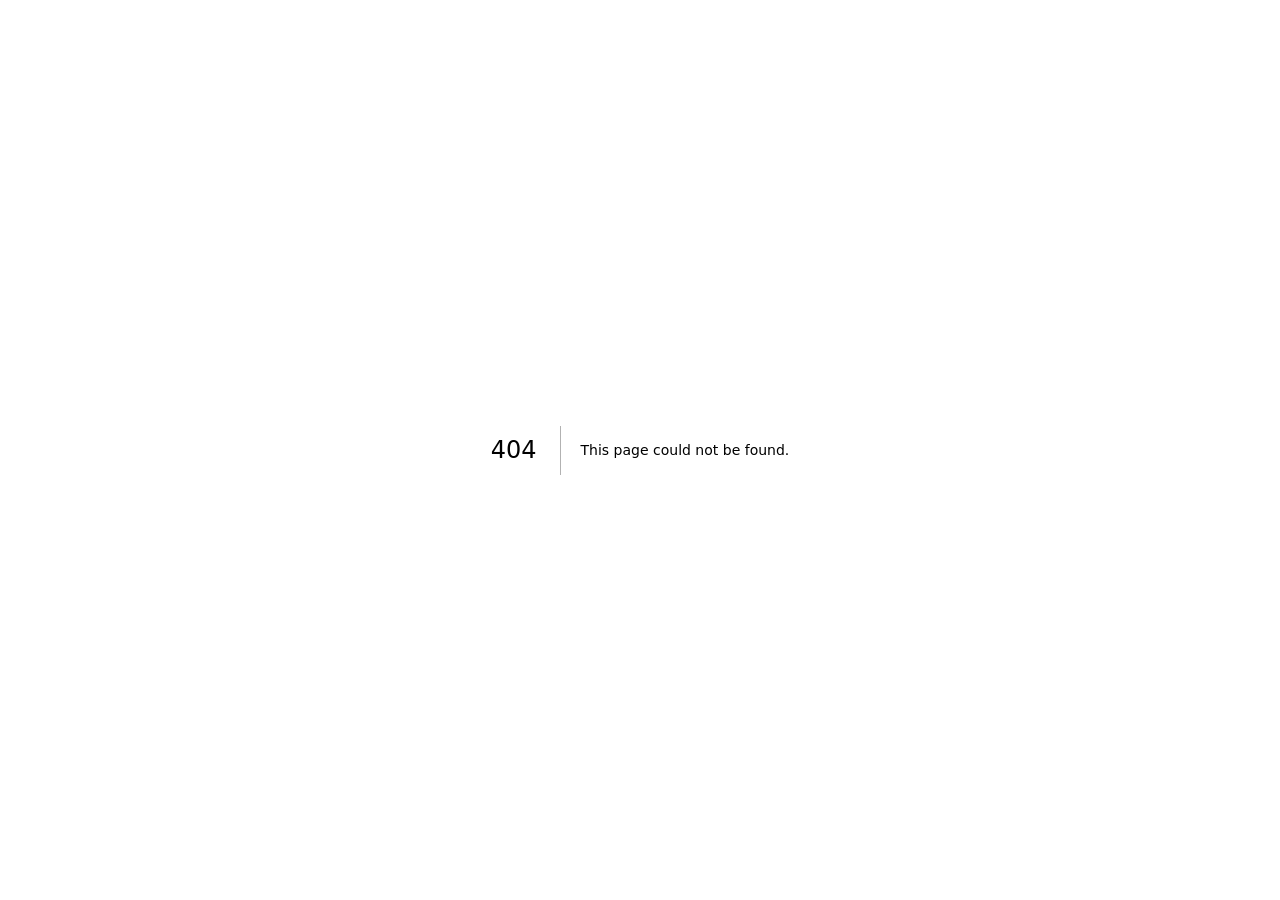
<file: 404/index.html>
<!DOCTYPE html><html lang="cs" class="__variable_16fca7"><head><meta charSet="utf-8"/><meta name="viewport" content="width=device-width, initial-scale=1"/><link rel="preload" href="/_next/static/media/636a5ac981f94f8b-s.p.woff2" as="font" crossorigin="" type="font/woff2"/><link rel="preload" href="/_next/static/media/9e7b0a821b9dfcb4-s.p.woff2" as="font" crossorigin="" type="font/woff2"/><link rel="stylesheet" href="/_next/static/css/69e569d6792d89de.css" data-precedence="next"/><link rel="preload" as="script" fetchPriority="low" href="/_next/static/chunks/webpack-942147bb2adf8cbd.js"/><script src="/_next/static/chunks/4bd1b696-76baf09600044167.js" async=""></script><script src="/_next/static/chunks/517-ddfb8d779c1d2687.js" async=""></script><script src="/_next/static/chunks/main-app-d44d0b83e8bdde51.js" async=""></script><script src="/_next/static/chunks/app/layout-d1fbf93bfc1b4f85.js" async=""></script><meta name="robots" content="noindex"/><meta name="next-size-adjust" content=""/><title>404: This page could not be found.</title><meta name="theme-color" content="#FFFFFF"/><meta name="color-scheme" content="light"/><title>Rodinný dům 6+kk s bazénem | Píšť, ul. Ratibořská</title><meta name="description" content="Prodej rodinného domu 6+kk v Píšti: 199 m² podlahové plochy, pozemek 1 598 m², bazén s protiproudem, fotovoltaika s bateriemi, garáž a dvě terasy. 17 900 000 Kč."/><meta property="og:title" content="Rodinný dům 6+kk s bazénem | Píšť, ul. Ratibořská"/><meta property="og:description" content="Soukromé rodinné sídlo na pozemku 1 598 m² s bazénem, fotovoltaikou a dvěma terasami. 17 900 000 Kč."/><meta property="og:locale" content="cs_CZ"/><meta property="og:type" content="website"/><meta name="twitter:card" content="summary"/><meta name="twitter:title" content="Rodinný dům 6+kk s bazénem | Píšť, ul. Ratibořská"/><meta name="twitter:description" content="Soukromé rodinné sídlo na pozemku 1 598 m² s bazénem, fotovoltaikou a dvěma terasami. 17 900 000 Kč."/><script src="/_next/static/chunks/polyfills-42372ed130431b0a.js" noModule=""></script></head><body><script type="application/ld+json">{"@context":"https://schema.org","@graph":[{"@type":"RealEstateListing","name":"Prodej rodinného domu 6+kk, ul. Ratibořská, Píšť","description":"Rodinný dům 6+kk s bazénem, fotovoltaikou a pozemkem 1 598 m² v obci Píšť.","offers":{"@type":"Offer","price":17900000,"priceCurrency":"CZK","availability":"https://schema.org/InStock","seller":{"@id":"#makler"}},"about":{"@type":"SingleFamilyResidence","name":"Rodinný dům 6+kk, Píšť","numberOfRooms":6,"numberOfBathroomsTotal":2,"floorSize":{"@type":"QuantitativeValue","value":199,"unitCode":"MTK"},"address":{"@type":"PostalAddress","streetAddress":"Ratibořská","addressLocality":"Píšť","postalCode":"747 18","addressCountry":"CZ"},"geo":{"@type":"GeoCoordinates","latitude":49.979254,"longitude":18.195084}}},{"@type":"RealEstateAgent","@id":"#makler","name":"Jan Demel Reality","legalName":"Jan Demel Reality Invest s.r.o.","telephone":"+420603105316","email":"jan.demel@qara.cz","url":"https://www.jandemelreality.cz","image":"https://ratiborska.jandemelreality.cz/images/makler-jan-demel.jpg","identifier":"23688467","vatID":"CZ23688467","address":{"@type":"PostalAddress","addressLocality":"Ostrava","postalCode":"700 30","addressRegion":"Moravskoslezský kraj","addressCountry":"CZ"},"areaServed":{"@type":"Place","name":"Ostrava a okolí, Moravskoslezský kraj"},"employee":{"@type":"Person","name":"Bc. Jan Demel","jobTitle":"Realitní makléř","telephone":"+420603105316","email":"jan.demel@qara.cz","image":"https://ratiborska.jandemelreality.cz/images/makler-jan-demel.jpg","worksFor":{"@id":"#makler"}}}]}</script><div style="font-family:system-ui,&quot;Segoe UI&quot;,Roboto,Helvetica,Arial,sans-serif,&quot;Apple Color Emoji&quot;,&quot;Segoe UI Emoji&quot;;height:100vh;text-align:center;display:flex;flex-direction:column;align-items:center;justify-content:center"><div><style>body{color:#000;background:#fff;margin:0}.next-error-h1{border-right:1px solid rgba(0,0,0,.3)}@media (prefers-color-scheme:dark){body{color:#fff;background:#000}.next-error-h1{border-right:1px solid rgba(255,255,255,.3)}}</style><h1 class="next-error-h1" style="display:inline-block;margin:0 20px 0 0;padding:0 23px 0 0;font-size:24px;font-weight:500;vertical-align:top;line-height:49px">404</h1><div style="display:inline-block"><h2 style="font-size:14px;font-weight:400;line-height:49px;margin:0">This page could not be found.</h2></div></div></div><script src="/_next/static/chunks/webpack-942147bb2adf8cbd.js" async=""></script><script>(self.__next_f=self.__next_f||[]).push([0])</script><script>self.__next_f.push([1,"1:\"$Sreact.fragment\"\n3:I[651,[\"177\",\"static/chunks/app/layout-d1fbf93bfc1b4f85.js\"],\"default\"]\n4:I[5244,[],\"\"]\n5:I[3866,[],\"\"]\n6:I[6213,[],\"OutletBoundary\"]\n8:I[6213,[],\"MetadataBoundary\"]\na:I[6213,[],\"ViewportBoundary\"]\nc:I[4835,[],\"\"]\n:HL[\"/_next/static/media/636a5ac981f94f8b-s.p.woff2\",\"font\",{\"crossOrigin\":\"\",\"type\":\"font/woff2\"}]\n:HL[\"/_next/static/media/9e7b0a821b9dfcb4-s.p.woff2\",\"font\",{\"crossOrigin\":\"\",\"type\":\"font/woff2\"}]\n:HL[\"/_next/static/css/69e569d6792d89de.css\",\"style\"]\n2:T638,{\"@context\":\"https://schema.org\",\"@graph\":[{\"@type\":\"RealEstateListing\",\"name\":\"Prodej rodinného domu 6+kk, ul. Ratibořská, Píšť\",\"description\":\"Rodinný dům 6+kk s bazénem, fotovoltaikou a pozemkem 1 598 m² v obci Píšť.\",\"offers\":{\"@type\":\"Offer\",\"price\":17900000,\"priceCurrency\":\"CZK\",\"availability\":\"https://schema.org/InStock\",\"seller\":{\"@id\":\"#makler\"}},\"about\":{\"@type\":\"SingleFamilyResidence\",\"name\":\"Rodinný dům 6+kk, Píšť\",\"numberOfRooms\":6,\"numberOfBathroomsTotal\":2,\"floorSize\":{\"@type\":\"QuantitativeValue\",\"value\":199,\"unitCode\":\"MTK\"},\"address\":{\"@type\":\"PostalAddress\",\"streetAddress\":\"Ratibořská\",\"addressLocality\":\"Píšť\",\"postalCode\":\"747 18\",\"addressCountry\":\"CZ\"},\"geo\":{\"@type\":\"GeoCoordinates\",\"latitude\":49.979254,\"longitude\":18.195084}}},{\"@type\":\"RealEstateAgent\",\"@id\":\"#makler\",\"name\":\"Jan Demel Reality\",\"legalName\":\"Jan Demel Reality Invest s.r.o.\",\"telephone\":\"+420603105316\",\"email\":\"jan.demel@qara.cz\",\"url\":\"https://www.jandemelreality.cz\",\"image\":\"https://ratiborska.jandemelreality.cz/images/makler-jan-demel.jpg\",\"identifier\":\"23688467\",\"vatID\":\"CZ23688467\",\"address\":{\"@type\":\"PostalAddress\",\"addressLocality\":\"Ostrava\",\"postalCode\":\"700 30\",\"addressRegion\":\"Moravskoslezský kraj\",\"addressCountry\":\"CZ\"},\"areaServed\":{\"@type\":\"Place\",\"name\":\"Ostrava a okolí, Moravskoslezský kraj\"},\"employee\":{\"@type\":\"Person\",\"name\":\"Bc. Jan Demel\",\"jobTitle\":\"Realitní makléř\",\"telephone\":\"+420603105316\",\"email\":\"jan.demel@qara.cz\",\"image\":\"https://ratiborska.jandemelreality.cz/images/makler-jan-d"])</script><script>self.__next_f.push([1,"emel.jpg\",\"worksFor\":{\"@id\":\"#makler\"}}}]}"])</script><script>self.__next_f.push([1,"0:{\"P\":null,\"b\":\"gho_uWbkbsz3_7Cwo30xr\",\"p\":\"\",\"c\":[\"\",\"_not-found\",\"\"],\"i\":false,\"f\":[[[\"\",{\"children\":[\"/_not-found\",{\"children\":[\"__PAGE__\",{}]}]},\"$undefined\",\"$undefined\",true],[\"\",[\"$\",\"$1\",\"c\",{\"children\":[[[\"$\",\"link\",\"0\",{\"rel\":\"stylesheet\",\"href\":\"/_next/static/css/69e569d6792d89de.css\",\"precedence\":\"next\",\"crossOrigin\":\"$undefined\",\"nonce\":\"$undefined\"}]],[\"$\",\"html\",null,{\"lang\":\"cs\",\"className\":\"__variable_16fca7\",\"children\":[\"$\",\"body\",null,{\"children\":[[\"$\",\"script\",null,{\"type\":\"application/ld+json\",\"dangerouslySetInnerHTML\":{\"__html\":\"$2\"}}],[\"$\",\"$L3\",null,{}],[\"$\",\"$L4\",null,{\"parallelRouterKey\":\"children\",\"segmentPath\":[\"children\"],\"error\":\"$undefined\",\"errorStyles\":\"$undefined\",\"errorScripts\":\"$undefined\",\"template\":[\"$\",\"$L5\",null,{}],\"templateStyles\":\"$undefined\",\"templateScripts\":\"$undefined\",\"notFound\":[[],[[\"$\",\"title\",null,{\"children\":\"404: This page could not be found.\"}],[\"$\",\"div\",null,{\"style\":{\"fontFamily\":\"system-ui,\\\"Segoe UI\\\",Roboto,Helvetica,Arial,sans-serif,\\\"Apple Color Emoji\\\",\\\"Segoe UI Emoji\\\"\",\"height\":\"100vh\",\"textAlign\":\"center\",\"display\":\"flex\",\"flexDirection\":\"column\",\"alignItems\":\"center\",\"justifyContent\":\"center\"},\"children\":[\"$\",\"div\",null,{\"children\":[[\"$\",\"style\",null,{\"dangerouslySetInnerHTML\":{\"__html\":\"body{color:#000;background:#fff;margin:0}.next-error-h1{border-right:1px solid rgba(0,0,0,.3)}@media (prefers-color-scheme:dark){body{color:#fff;background:#000}.next-error-h1{border-right:1px solid rgba(255,255,255,.3)}}\"}}],[\"$\",\"h1\",null,{\"className\":\"next-error-h1\",\"style\":{\"display\":\"inline-block\",\"margin\":\"0 20px 0 0\",\"padding\":\"0 23px 0 0\",\"fontSize\":24,\"fontWeight\":500,\"verticalAlign\":\"top\",\"lineHeight\":\"49px\"},\"children\":404}],[\"$\",\"div\",null,{\"style\":{\"display\":\"inline-block\"},\"children\":[\"$\",\"h2\",null,{\"style\":{\"fontSize\":14,\"fontWeight\":400,\"lineHeight\":\"49px\",\"margin\":0},\"children\":\"This page could not be found.\"}]}]]}]}]]],\"forbidden\":\"$undefined\",\"unauthorized\":\"$undefined\"}]]}]}]]}],{\"children\":[\"/_not-found\",[\"$\",\"$1\",\"c\",{\"children\":[null,[\"$\",\"$L4\",null,{\"parallelRouterKey\":\"children\",\"segmentPath\":[\"children\",\"/_not-found\",\"children\"],\"error\":\"$undefined\",\"errorStyles\":\"$undefined\",\"errorScripts\":\"$undefined\",\"template\":[\"$\",\"$L5\",null,{}],\"templateStyles\":\"$undefined\",\"templateScripts\":\"$undefined\",\"notFound\":\"$undefined\",\"forbidden\":\"$undefined\",\"unauthorized\":\"$undefined\"}]]}],{\"children\":[\"__PAGE__\",[\"$\",\"$1\",\"c\",{\"children\":[[[\"$\",\"title\",null,{\"children\":\"404: This page could not be found.\"}],[\"$\",\"div\",null,{\"style\":\"$0:f:0:1:1:props:children:1:props:children:props:children:2:props:notFound:1:1:props:style\",\"children\":[\"$\",\"div\",null,{\"children\":[[\"$\",\"style\",null,{\"dangerouslySetInnerHTML\":{\"__html\":\"body{color:#000;background:#fff;margin:0}.next-error-h1{border-right:1px solid rgba(0,0,0,.3)}@media (prefers-color-scheme:dark){body{color:#fff;background:#000}.next-error-h1{border-right:1px solid rgba(255,255,255,.3)}}\"}}],[\"$\",\"h1\",null,{\"className\":\"next-error-h1\",\"style\":\"$0:f:0:1:1:props:children:1:props:children:props:children:2:props:notFound:1:1:props:children:props:children:1:props:style\",\"children\":404}],[\"$\",\"div\",null,{\"style\":\"$0:f:0:1:1:props:children:1:props:children:props:children:2:props:notFound:1:1:props:children:props:children:2:props:style\",\"children\":[\"$\",\"h2\",null,{\"style\":\"$0:f:0:1:1:props:children:1:props:children:props:children:2:props:notFound:1:1:props:children:props:children:2:props:children:props:style\",\"children\":\"This page could not be found.\"}]}]]}]}]],null,[\"$\",\"$L6\",null,{\"children\":\"$L7\"}]]}],{},null,false]},null,false]},null,false],[\"$\",\"$1\",\"h\",{\"children\":[[\"$\",\"meta\",null,{\"name\":\"robots\",\"content\":\"noindex\"}],[\"$\",\"$1\",\"vGI8Ul3DrZ97Wa9NTMlac\",{\"children\":[[\"$\",\"$L8\",null,{\"children\":\"$L9\"}],[\"$\",\"$La\",null,{\"children\":\"$Lb\"}],[\"$\",\"meta\",null,{\"name\":\"next-size-adjust\",\"content\":\"\"}]]}]]}],false]],\"m\":\"$undefined\",\"G\":[\"$c\",\"$undefined\"],\"s\":false,\"S\":true}\n"])</script><script>self.__next_f.push([1,"b:[[\"$\",\"meta\",\"0\",{\"name\":\"viewport\",\"content\":\"width=device-width, initial-scale=1\"}],[\"$\",\"meta\",\"1\",{\"name\":\"theme-color\",\"content\":\"#FFFFFF\"}],[\"$\",\"meta\",\"2\",{\"name\":\"color-scheme\",\"content\":\"light\"}]]\n9:[[\"$\",\"meta\",\"0\",{\"charSet\":\"utf-8\"}],[\"$\",\"title\",\"1\",{\"children\":\"Rodinný dům 6+kk s bazénem | Píšť, ul. Ratibořská\"}],[\"$\",\"meta\",\"2\",{\"name\":\"description\",\"content\":\"Prodej rodinného domu 6+kk v Píšti: 199 m² podlahové plochy, pozemek 1 598 m², bazén s protiproudem, fotovoltaika s bateriemi, garáž a dvě terasy. 17 900 000 Kč.\"}],[\"$\",\"meta\",\"3\",{\"property\":\"og:title\",\"content\":\"Rodinný dům 6+kk s bazénem | Píšť, ul. Ratibořská\"}],[\"$\",\"meta\",\"4\",{\"property\":\"og:description\",\"content\":\"Soukromé rodinné sídlo na pozemku 1 598 m² s bazénem, fotovoltaikou a dvěma terasami. 17 900 000 Kč.\"}],[\"$\",\"meta\",\"5\",{\"property\":\"og:locale\",\"content\":\"cs_CZ\"}],[\"$\",\"meta\",\"6\",{\"property\":\"og:type\",\"content\":\"website\"}],[\"$\",\"meta\",\"7\",{\"name\":\"twitter:card\",\"content\":\"summary\"}],[\"$\",\"meta\",\"8\",{\"name\":\"twitter:title\",\"content\":\"Rodinný dům 6+kk s bazénem | Píšť, ul. Ratibořská\"}],[\"$\",\"meta\",\"9\",{\"name\":\"twitter:description\",\"content\":\"Soukromé rodinné sídlo na pozemku 1 598 m² s bazénem, fotovoltaikou a dvěma terasami. 17 900 000 Kč.\"}]]\n"])</script><script>self.__next_f.push([1,"7:null\n"])</script></body></html>
</file>
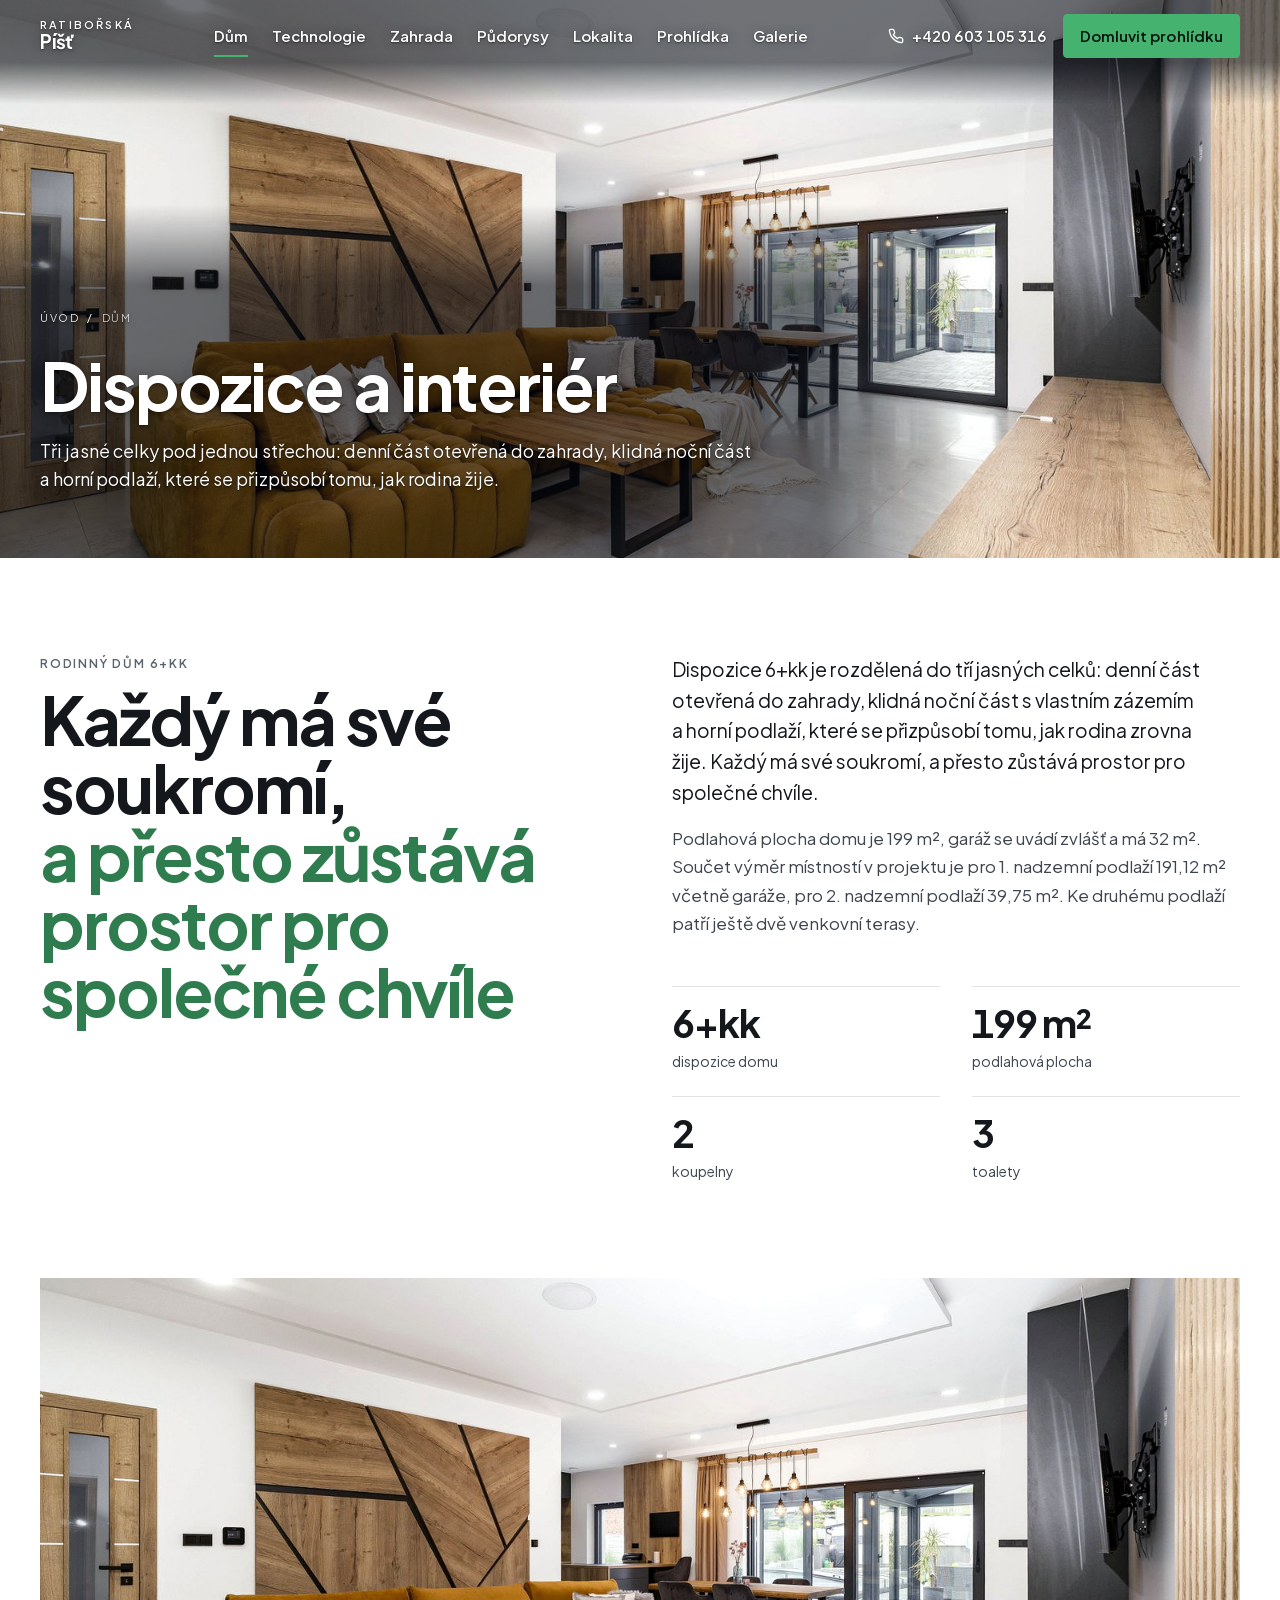
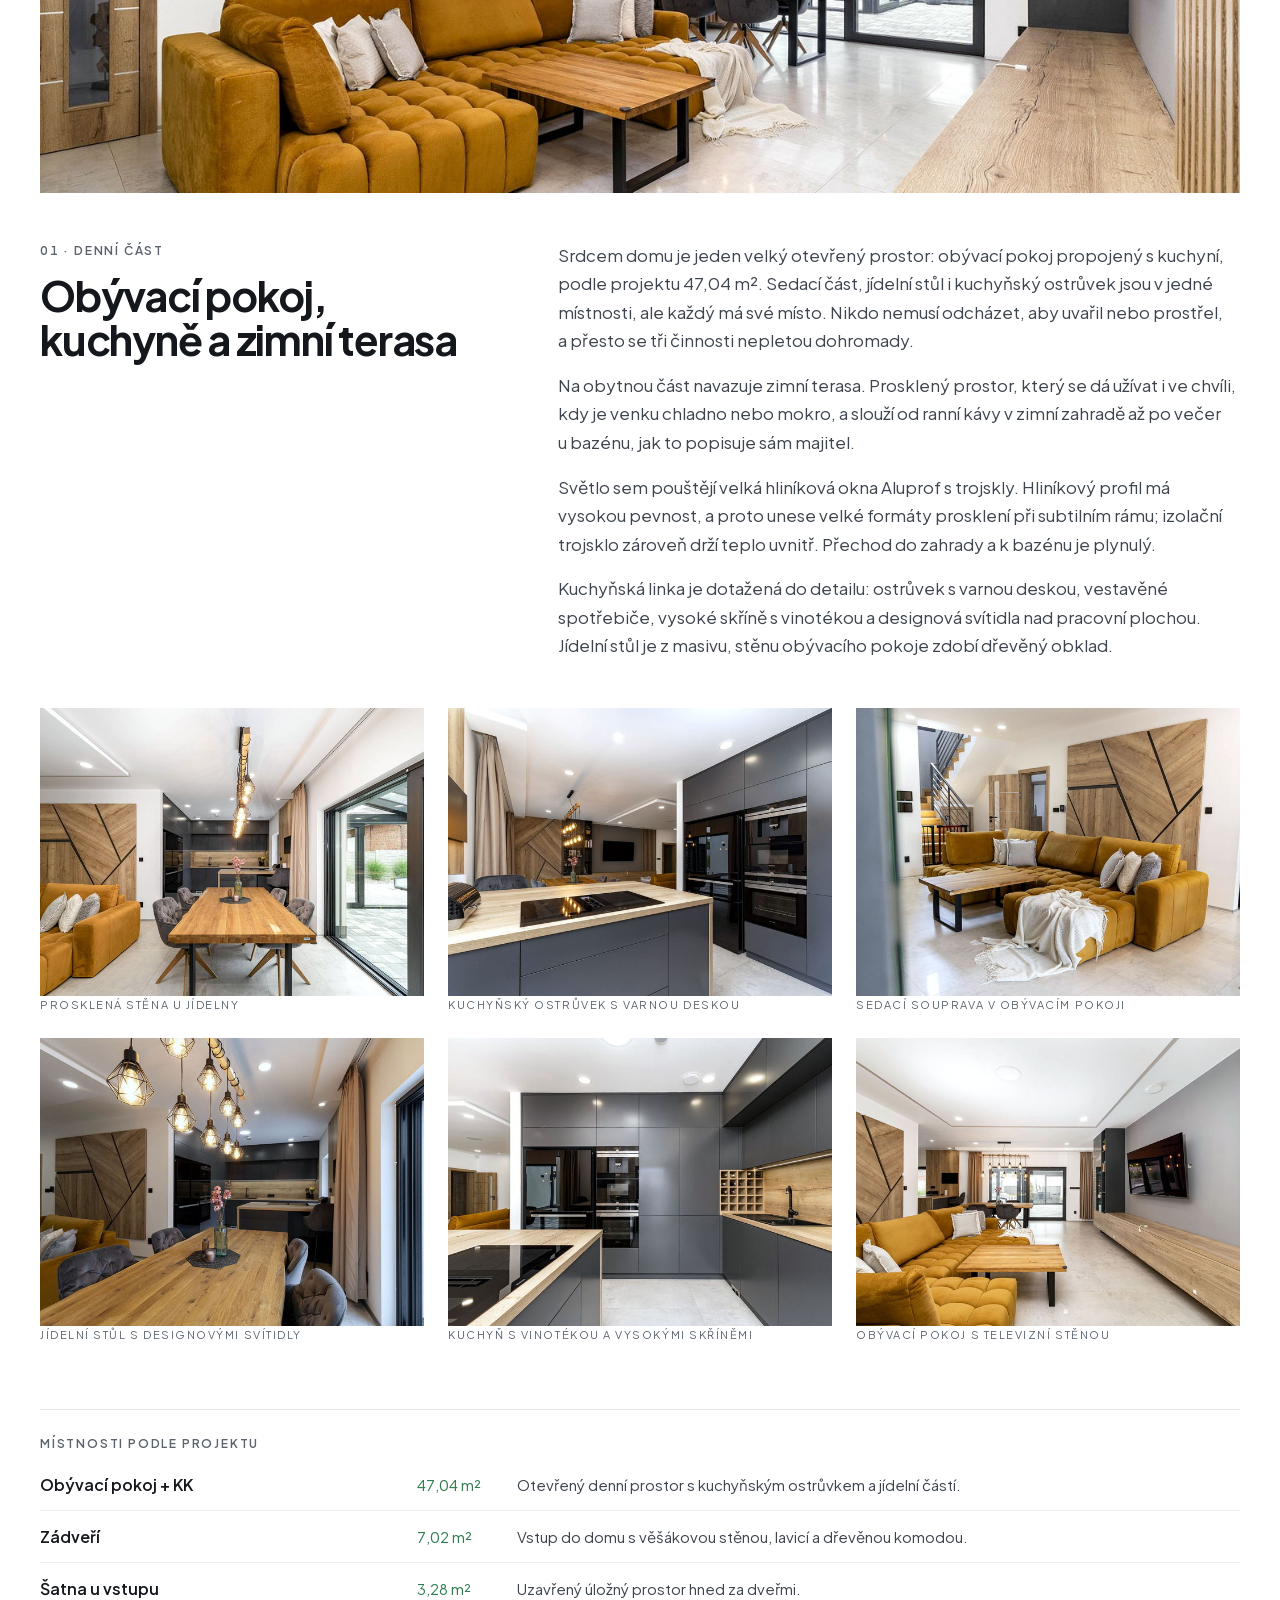
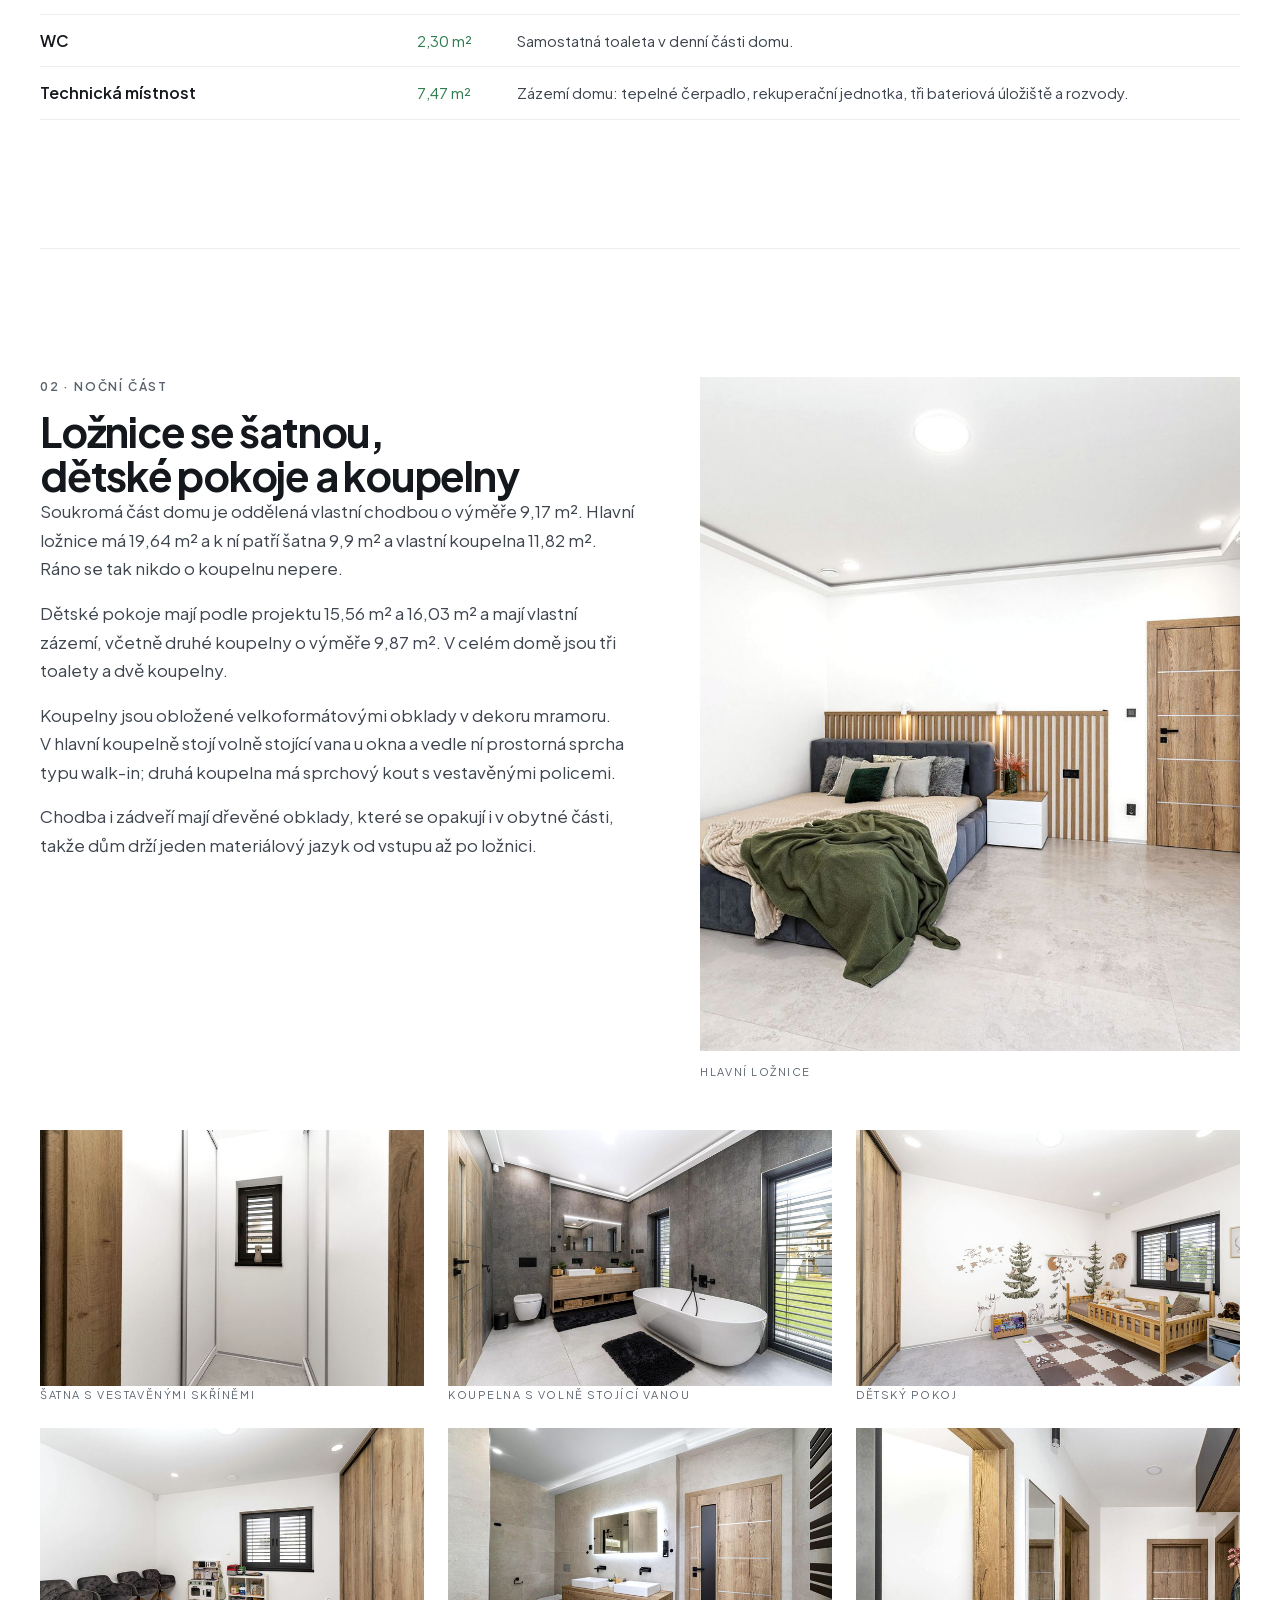
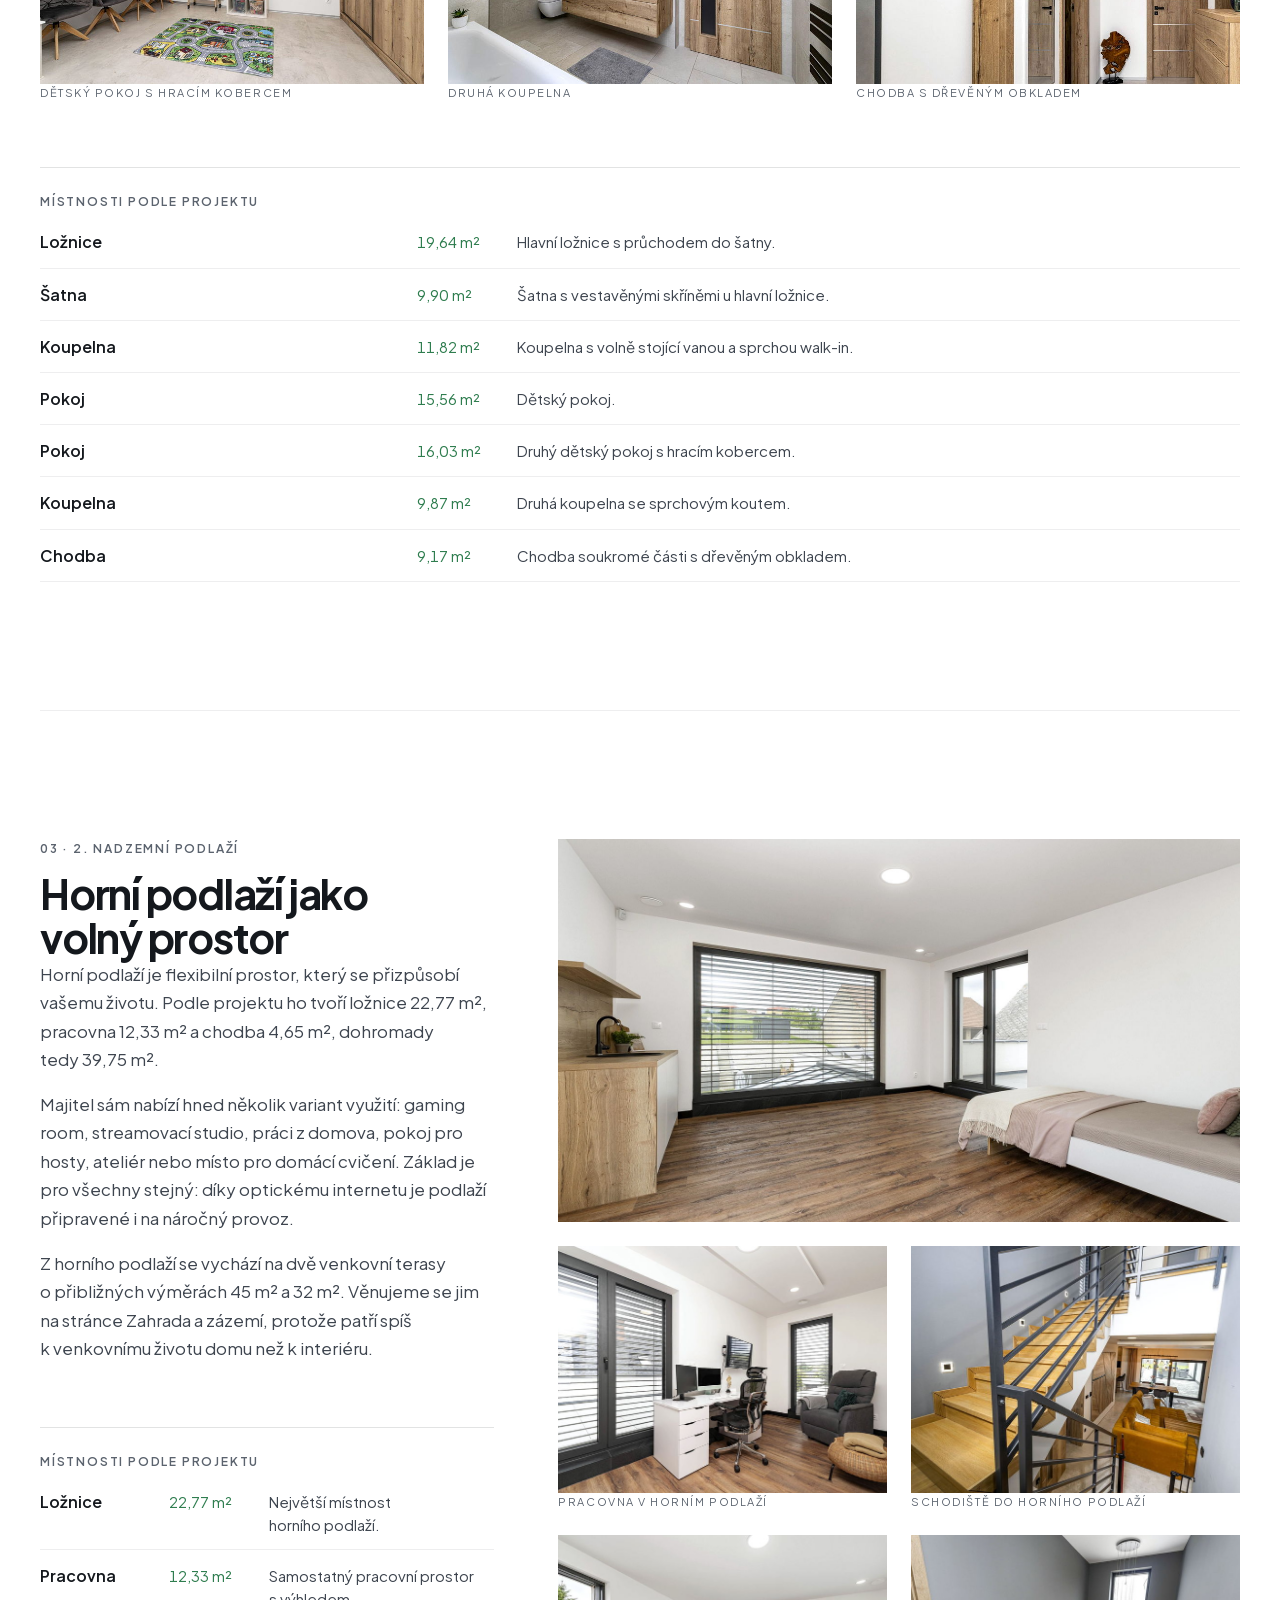
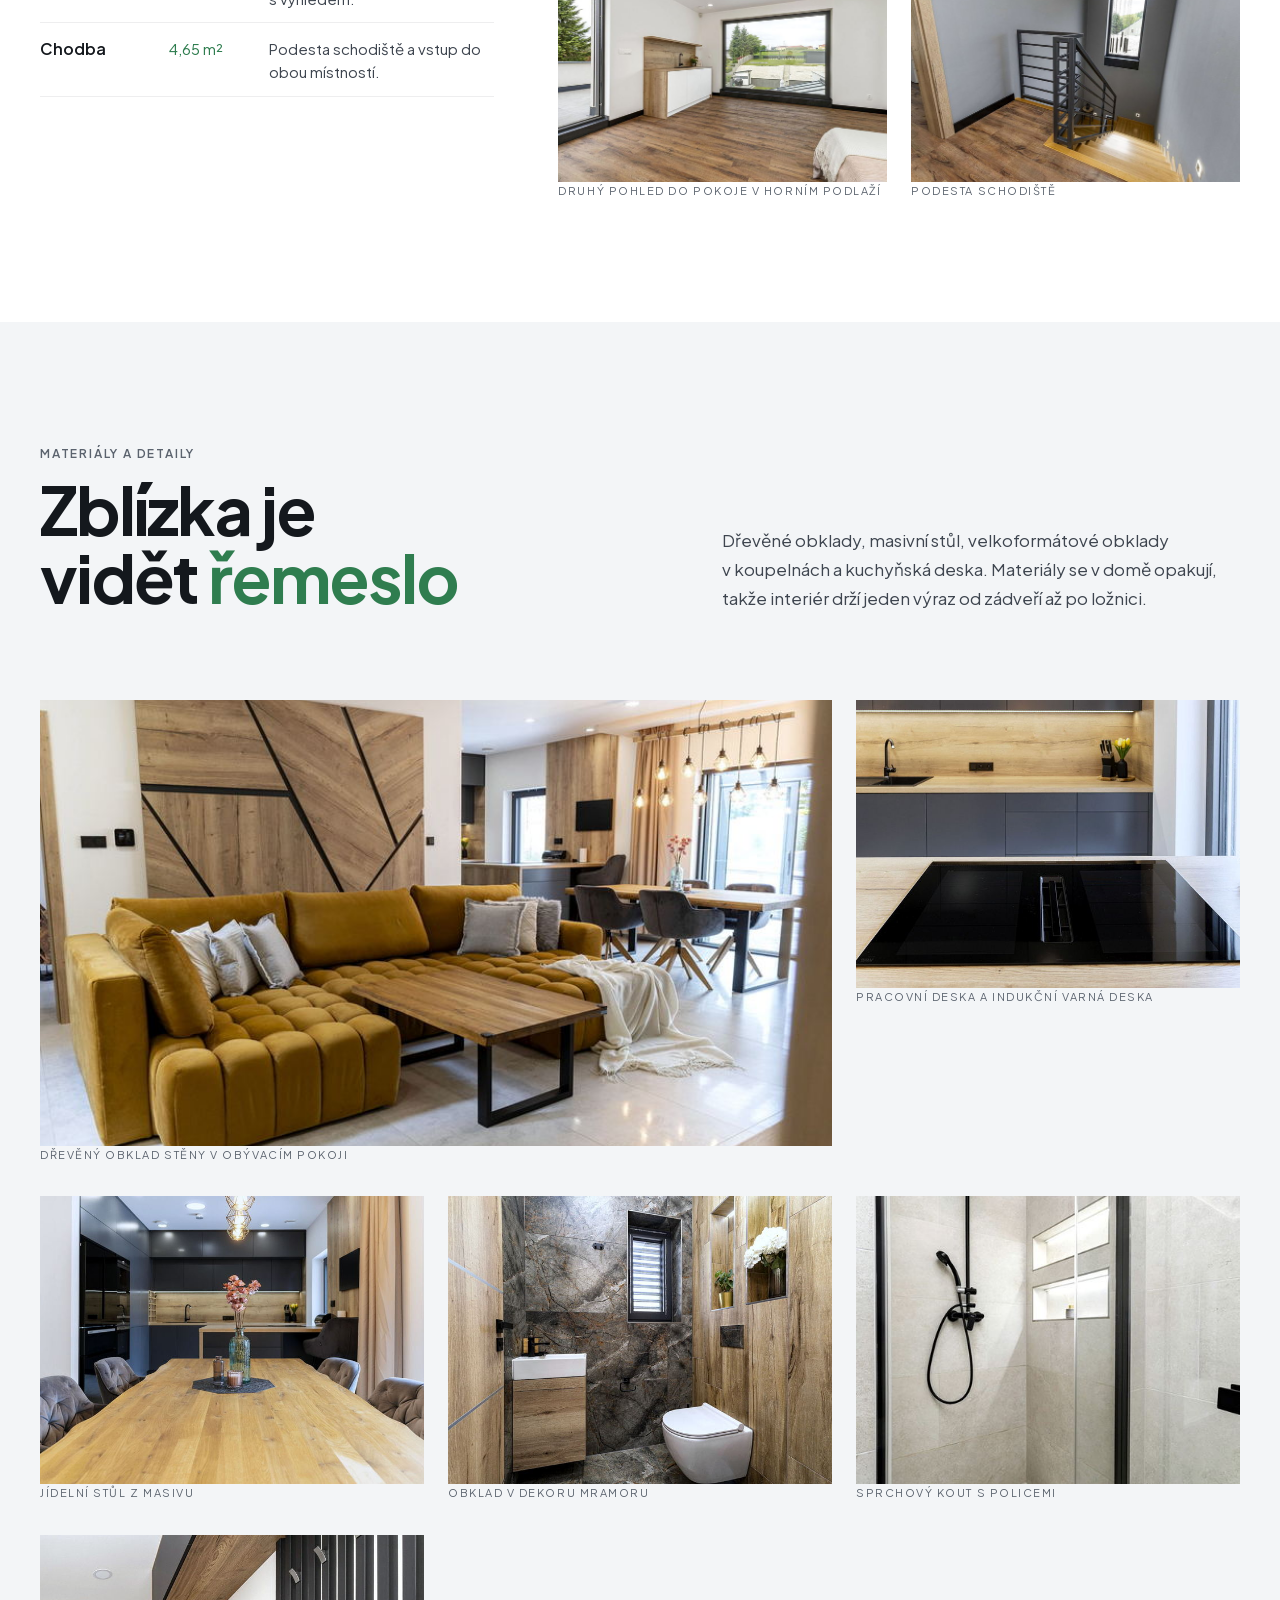
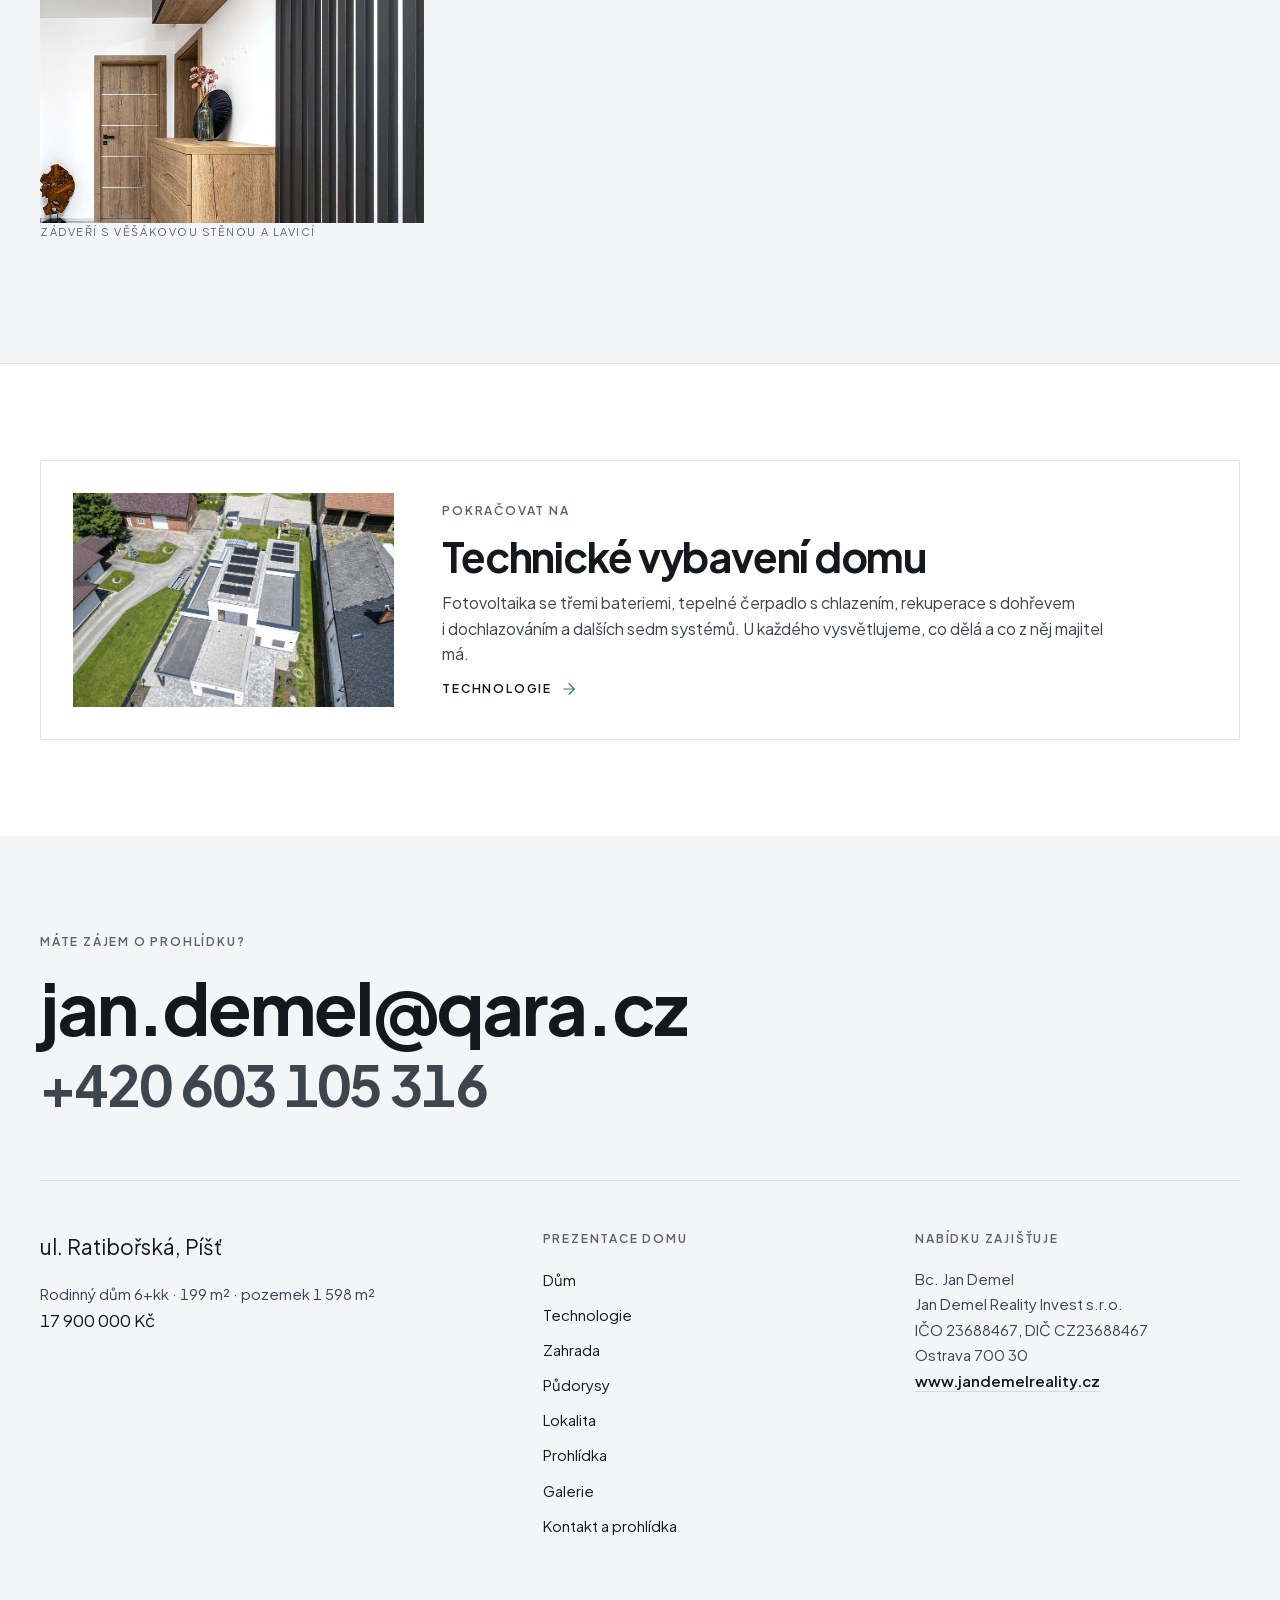
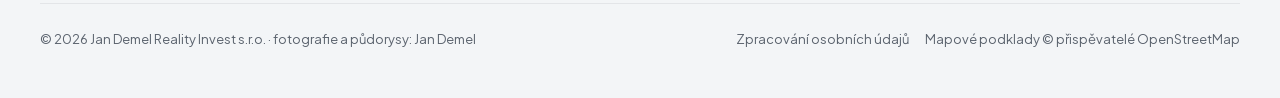
<file: dum/index.html>
<!DOCTYPE html><html lang="cs" class="__variable_16fca7"><head><meta charSet="utf-8"/><meta name="viewport" content="width=device-width, initial-scale=1"/><link rel="preload" href="/_next/static/media/636a5ac981f94f8b-s.p.woff2" as="font" crossorigin="" type="font/woff2"/><link rel="preload" href="/_next/static/media/9e7b0a821b9dfcb4-s.p.woff2" as="font" crossorigin="" type="font/woff2"/><link rel="preload" as="image" href="/images/obyvak-kk.jpg"/><link rel="stylesheet" href="/_next/static/css/69e569d6792d89de.css" data-precedence="next"/><link rel="preload" as="script" fetchPriority="low" href="/_next/static/chunks/webpack-942147bb2adf8cbd.js"/><script src="/_next/static/chunks/4bd1b696-76baf09600044167.js" async=""></script><script src="/_next/static/chunks/517-ddfb8d779c1d2687.js" async=""></script><script src="/_next/static/chunks/main-app-d44d0b83e8bdde51.js" async=""></script><script src="/_next/static/chunks/app/layout-d1fbf93bfc1b4f85.js" async=""></script><script src="/_next/static/chunks/377-e68f9656bb9e04a2.js" async=""></script><script src="/_next/static/chunks/190-6b8f16ffca6d8366.js" async=""></script><script src="/_next/static/chunks/app/dum/page-c54480af1d83ff89.js" async=""></script><meta name="next-size-adjust" content=""/><meta name="theme-color" content="#FFFFFF"/><meta name="color-scheme" content="light"/><title>Dispozice a interiér | dům 6+kk, Píšť</title><meta name="description" content="Obytná část s kuchyní a zimní terasou, soukromá část s ložnicí, šatnou a dětskými pokoji a flexibilní horní podlaží. Všechny místnosti s výměrami podle projektu."/><meta property="og:title" content="Rodinný dům 6+kk s bazénem | Píšť, ul. Ratibořská"/><meta property="og:description" content="Soukromé rodinné sídlo na pozemku 1 598 m² s bazénem, fotovoltaikou a dvěma terasami. 17 900 000 Kč."/><meta property="og:locale" content="cs_CZ"/><meta property="og:type" content="website"/><meta name="twitter:card" content="summary"/><meta name="twitter:title" content="Rodinný dům 6+kk s bazénem | Píšť, ul. Ratibořská"/><meta name="twitter:description" content="Soukromé rodinné sídlo na pozemku 1 598 m² s bazénem, fotovoltaikou a dvěma terasami. 17 900 000 Kč."/><script src="/_next/static/chunks/polyfills-42372ed130431b0a.js" noModule=""></script></head><body><script type="application/ld+json">{"@context":"https://schema.org","@graph":[{"@type":"RealEstateListing","name":"Prodej rodinného domu 6+kk, ul. Ratibořská, Píšť","description":"Rodinný dům 6+kk s bazénem, fotovoltaikou a pozemkem 1 598 m² v obci Píšť.","offers":{"@type":"Offer","price":17900000,"priceCurrency":"CZK","availability":"https://schema.org/InStock","seller":{"@id":"#makler"}},"about":{"@type":"SingleFamilyResidence","name":"Rodinný dům 6+kk, Píšť","numberOfRooms":6,"numberOfBathroomsTotal":2,"floorSize":{"@type":"QuantitativeValue","value":199,"unitCode":"MTK"},"address":{"@type":"PostalAddress","streetAddress":"Ratibořská","addressLocality":"Píšť","postalCode":"747 18","addressCountry":"CZ"},"geo":{"@type":"GeoCoordinates","latitude":49.979254,"longitude":18.195084}}},{"@type":"RealEstateAgent","@id":"#makler","name":"Jan Demel Reality","legalName":"Jan Demel Reality Invest s.r.o.","telephone":"+420603105316","email":"jan.demel@qara.cz","url":"https://www.jandemelreality.cz","image":"https://ratiborska.jandemelreality.cz/images/makler-jan-demel.jpg","identifier":"23688467","vatID":"CZ23688467","address":{"@type":"PostalAddress","addressLocality":"Ostrava","postalCode":"700 30","addressRegion":"Moravskoslezský kraj","addressCountry":"CZ"},"areaServed":{"@type":"Place","name":"Ostrava a okolí, Moravskoslezský kraj"},"employee":{"@type":"Person","name":"Bc. Jan Demel","jobTitle":"Realitní makléř","telephone":"+420603105316","email":"jan.demel@qara.cz","image":"https://ratiborska.jandemelreality.cz/images/makler-jan-demel.jpg","worksFor":{"@id":"#makler"}}}]}</script><a href="#obsah" class="skip-link">Přeskočit na obsah</a><header class="hlavicka-na-fotce" style="position:fixed;top:0;left:0;right:0;z-index:50;transform:translateY(0);transition:transform 300ms var(--ease-panel), background-color 240ms var(--ease-vstup), box-shadow 240ms var(--ease-vstup), color 240ms var(--ease-vstup);background:transparent;box-shadow:none;color:#FFFFFF"><span aria-hidden="true" style="position:absolute;left:0;right:0;top:0;height:104px;pointer-events:none;background:linear-gradient(to bottom, rgba(8,12,18,0.58) 0%, rgba(8,12,18,0.58) 60%, rgba(8,12,18,0) 100%)"></span><div class="wrap-siroky hlavicka-vnitrek" style="position:relative"><a style="display:flex;align-items:center;gap:var(--sp-3);text-decoration:none;color:inherit" href="/"><span class="znacka-text"><span class="mono" style="font-size:11px;letter-spacing:0.2em">Ratibořská</span><span style="font-family:var(--ff-display);font-size:19px;font-weight:700;letter-spacing:-0.01em">Píšť</span></span></a><nav class="nav-odkazy desktop-nav" aria-label="Hlavní navigace"><a aria-current="page" href="/dum/">Dům</a><a href="/technologie/">Technologie</a><a href="/zahrada/">Zahrada</a><a href="/pudorysy/">Půdorysy</a><a href="/lokalita/">Lokalita</a><a href="/prohlidka/">Prohlídka</a><a href="/galerie/">Galerie</a></nav><div class="desktop-nav nav-akce"><a href="tel:+420603105316" class="nav-tel tnum"><svg xmlns="http://www.w3.org/2000/svg" width="16" height="16" viewBox="0 0 24 24" fill="none" stroke="currentColor" stroke-width="2" stroke-linecap="round" stroke-linejoin="round" class="lucide lucide-phone" aria-hidden="true"><path d="M22 16.92v3a2 2 0 0 1-2.18 2 19.79 19.79 0 0 1-8.63-3.07 19.5 19.5 0 0 1-6-6 19.79 19.79 0 0 1-3.07-8.67A2 2 0 0 1 4.11 2h3a2 2 0 0 1 2 1.72 12.84 12.84 0 0 0 .7 2.81 2 2 0 0 1-.45 2.11L8.09 9.91a16 16 0 0 0 6 6l1.27-1.27a2 2 0 0 1 2.11-.45 12.84 12.84 0 0 0 2.81.7A2 2 0 0 1 22 16.92z"></path></svg>+420 603 105 316</a><a class="btn btn-hlavni" style="min-height:44px;padding:8px 16px;font-size:15px;text-shadow:none" href="/kontakt/">Domluvit prohlídku</a></div><button type="button" class="hamburger btn btn-druhy" aria-expanded="false" aria-controls="mobilni-menu" style="min-height:44px;padding:8px 16px;color:inherit;background:rgba(10,14,20,0.2);border-color:rgba(255,255,255,0.8);text-shadow:none"><svg xmlns="http://www.w3.org/2000/svg" width="18" height="18" viewBox="0 0 24 24" fill="none" stroke="currentColor" stroke-width="2" stroke-linecap="round" stroke-linejoin="round" class="lucide lucide-menu" aria-hidden="true"><line x1="4" x2="20" y1="12" y2="12"></line><line x1="4" x2="20" y1="6" y2="6"></line><line x1="4" x2="20" y1="18" y2="18"></line></svg><span style="font-size:14px">Menu</span></button></div></header><main id="obsah"><header class="hero-podstranka"><img src="/images/obyvak-kk.jpg" alt="Obývací pokoj propojený s kuchyní" width="1500" height="1000" decoding="async" fetchpriority="high"/><div class="wrap-siroky hero-podstranka-obsah"><div class="hero-podstranka-text pod-textem"><nav aria-label="Drobečková navigace" class="drobecky drobecky-svetle"><ol><li><a href="/">Úvod</a></li><li aria-hidden="true">/</li><li aria-current="page">Dům</li></ol></nav><h1 class="display h-1 hero-podstranka-nadpis">Dispozice <em>a interiér</em></h1><p class="hero-podstranka-lead">Tři jasné celky pod jednou střechou: denní část otevřená do zahrady, klidná noční část a horní podlaží, které se přizpůsobí tomu, jak rodina žije.</p></div></div></header><section class="sekce-uzka"><div class="wrap-siroky uvod-stranky"><div><p class="mono nadtitul">Rodinný dům<!-- --> <!-- -->6+kk</p><h2 class="display h-1 uvod-stranky-nadpis">Každý má své soukromí, <em>a přesto zůstává prostor pro společné chvíle</em></h2></div><div><div class="proza"><p class="proza-lead">Dispozice 6+kk je rozdělená do tří jasných celků: denní část otevřená do zahrady, klidná noční část s vlastním zázemím a horní podlaží, které se přizpůsobí tomu, jak rodina zrovna žije. Každý má své soukromí, a přesto zůstává prostor pro společné chvíle.</p><p class="text">Podlahová plocha domu je 199 m², garáž se uvádí zvlášť a má 32 m². Součet výměr místností v projektu je pro 1. nadzemní podlaží 191,12 m² včetně garáže, pro 2. nadzemní podlaží 39,75 m². Ke druhému podlaží patří ještě dvě venkovní terasy.</p></div><ul class="prehled-cisla"><li><span class="display tnum prehled-hodnota">6+kk</span><span class="prehled-popis">dispozice domu</span></li><li><span class="display tnum prehled-hodnota">199 m²</span><span class="prehled-popis">podlahová plocha</span></li><li><span class="display tnum prehled-hodnota">2</span><span class="prehled-popis">koupelny</span></li><li><span class="display tnum prehled-hodnota">3</span><span class="prehled-popis">toalety</span></li></ul></div></div></section><div class="wrap-siroky casti"><article id="obytna" class="cast cast-sirka"><div class="foto-ram foto-zoom" style="aspect-ratio:21 / 9"><img src="/images/obyvak-kk.jpg" alt="Obývací pokoj propojený s kuchyní" width="1500" height="1000" decoding="async" loading="lazy"/></div><div class="cast-sirka-text"><div class="cast-hlava-text"><p class="mono nadtitul"><span class="tnum">01</span> · <!-- -->Denní část</p><h2 class="display h-2 cast-nadpis">Obývací pokoj, kuchyně a zimní terasa</h2></div><div class="proza"><p class="text">Srdcem domu je jeden velký otevřený prostor: obývací pokoj propojený s kuchyní, podle projektu 47,04 m². Sedací část, jídelní stůl i kuchyňský ostrůvek jsou v jedné místnosti, ale každý má své místo. Nikdo nemusí odcházet, aby uvařil nebo prostřel, a přesto se tři činnosti nepletou dohromady.</p><p class="text">Na obytnou část navazuje zimní terasa. Prosklený prostor, který se dá užívat i ve chvíli, kdy je venku chladno nebo mokro, a slouží od ranní kávy v zimní zahradě až po večer u bazénu, jak to popisuje sám majitel.</p><p class="text">Světlo sem pouštějí velká hliníková okna Aluprof s trojskly. Hliníkový profil má vysokou pevnost, a proto unese velké formáty prosklení při subtilním rámu; izolační trojsklo zároveň drží teplo uvnitř. Přechod do zahrady a k bazénu je plynulý.</p><p class="text">Kuchyňská linka je dotažená do detailu: ostrůvek s varnou deskou, vestavěné spotřebiče, vysoké skříně s vinotékou a designová svítidla nad pracovní plochou. Jídelní stůl je z masivu, stěnu obývacího pokoje zdobí dřevěný obklad.</p></div></div><div class="cast-mrizka-3"><figure><div class="foto-ram foto-zoom" style="aspect-ratio:4 / 3"><img src="/images/s/jidelna-prosklena.jpg" alt="Prosklená stěna u jídelny" width="760" height="507" decoding="async" loading="lazy"/></div><figcaption>Prosklená stěna u jídelny</figcaption></figure><figure><div class="foto-ram foto-zoom" style="aspect-ratio:4 / 3"><img src="/images/s/kuchyn-ostruvek.jpg" alt="Kuchyňský ostrůvek s varnou deskou" width="760" height="507" decoding="async" loading="lazy"/></div><figcaption>Kuchyňský ostrůvek s varnou deskou</figcaption></figure><figure><div class="foto-ram foto-zoom" style="aspect-ratio:4 / 3"><img src="/images/s/obyvak-sedaci.jpg" alt="Sedací souprava v obývacím pokoji" width="760" height="507" decoding="async" loading="lazy"/></div><figcaption>Sedací souprava v obývacím pokoji</figcaption></figure><figure><div class="foto-ram foto-zoom" style="aspect-ratio:4 / 3"><img src="/images/s/jidelna.jpg" alt="Jídelní stůl s designovými svítidly" width="760" height="507" decoding="async" loading="lazy"/></div><figcaption>Jídelní stůl s designovými svítidly</figcaption></figure><figure><div class="foto-ram foto-zoom" style="aspect-ratio:4 / 3"><img src="/images/s/kuchyn-2.jpg" alt="Kuchyň s vinotékou a vysokými skříněmi" width="760" height="507" decoding="async" loading="lazy"/></div><figcaption>Kuchyň s vinotékou a vysokými skříněmi</figcaption></figure><figure><div class="foto-ram foto-zoom" style="aspect-ratio:4 / 3"><img src="/images/s/obyvak-tv.jpg" alt="Obývací pokoj s televizní stěnou" width="760" height="507" decoding="async" loading="lazy"/></div><figcaption>Obývací pokoj s televizní stěnou</figcaption></figure></div><div class="mistnosti"><p class="mono nadtitul mistnosti-titul">Místnosti podle projektu</p><ul class="mistnosti-seznam"><li><span class="mistnost-nazev">Obývací pokoj + KK</span><span class="mistnost-vymera tnum">47,04 m²</span><span class="mistnost-popis">Otevřený denní prostor s kuchyňským ostrůvkem a jídelní částí.</span></li><li><span class="mistnost-nazev">Zádveří</span><span class="mistnost-vymera tnum">7,02 m²</span><span class="mistnost-popis">Vstup do domu s věšákovou stěnou, lavicí a dřevěnou komodou.</span></li><li><span class="mistnost-nazev">Šatna u vstupu</span><span class="mistnost-vymera tnum">3,28 m²</span><span class="mistnost-popis">Uzavřený úložný prostor hned za dveřmi.</span></li><li><span class="mistnost-nazev">WC</span><span class="mistnost-vymera tnum">2,30 m²</span><span class="mistnost-popis">Samostatná toaleta v denní části domu.</span></li><li><span class="mistnost-nazev">Technická místnost</span><span class="mistnost-vymera tnum">7,47 m²</span><span class="mistnost-popis">Zázemí domu: tepelné čerpadlo, rekuperační jednotka, tři bateriová úložiště a rozvody.</span></li></ul></div></article><article id="soukroma" class="cast"><div class="cast-dvojice"><div class="cast-dvojice-text"><div class="cast-hlava-text"><p class="mono nadtitul"><span class="tnum">02</span> · <!-- -->Noční část</p><h2 class="display h-2 cast-nadpis">Ložnice se šatnou, dětské pokoje a koupelny</h2></div><div class="proza"><p class="text">Soukromá část domu je oddělená vlastní chodbou o výměře 9,17 m². Hlavní ložnice má 19,64 m² a k ní patří šatna 9,9 m² a vlastní koupelna 11,82 m². Ráno se tak nikdo o koupelnu nepere.</p><p class="text">Dětské pokoje mají podle projektu 15,56 m² a 16,03 m² a mají vlastní zázemí, včetně druhé koupelny o výměře 9,87 m². V celém domě jsou tři toalety a dvě koupelny.</p><p class="text">Koupelny jsou obložené velkoformátovými obklady v dekoru mramoru. V hlavní koupelně stojí volně stojící vana u okna a vedle ní prostorná sprcha typu walk-in; druhá koupelna má sprchový kout s vestavěnými policemi.</p><p class="text">Chodba i zádveří mají dřevěné obklady, které se opakují i v obytné části, takže dům drží jeden materiálový jazyk od vstupu až po ložnici.</p></div></div><figure class="cast-dvojice-foto"><div class="foto-ram foto-zoom" style="aspect-ratio:4 / 5"><img src="/images/loznice.jpg" alt="Hlavní ložnice" width="1500" height="1000" decoding="async" loading="lazy"/></div><figcaption>Hlavní ložnice</figcaption></figure></div><div class="cast-mrizka-3"><figure><div class="foto-ram foto-zoom" style="aspect-ratio:3 / 2"><img src="/images/s/satna.jpg" alt="Šatna s vestavěnými skříněmi" width="760" height="507" decoding="async" loading="lazy"/></div><figcaption>Šatna s vestavěnými skříněmi</figcaption></figure><figure><div class="foto-ram foto-zoom" style="aspect-ratio:3 / 2"><img src="/images/s/koupelna-hlavni.jpg" alt="Koupelna s volně stojící vanou" width="760" height="507" decoding="async" loading="lazy"/></div><figcaption>Koupelna s volně stojící vanou</figcaption></figure><figure><div class="foto-ram foto-zoom" style="aspect-ratio:3 / 2"><img src="/images/s/pokoj-detsky.jpg" alt="Dětský pokoj" width="760" height="507" decoding="async" loading="lazy"/></div><figcaption>Dětský pokoj</figcaption></figure><figure><div class="foto-ram foto-zoom" style="aspect-ratio:3 / 2"><img src="/images/s/pokoj-hraci.jpg" alt="Dětský pokoj s hracím kobercem" width="760" height="507" decoding="async" loading="lazy"/></div><figcaption>Dětský pokoj s hracím kobercem</figcaption></figure><figure><div class="foto-ram foto-zoom" style="aspect-ratio:3 / 2"><img src="/images/s/koupelna-2.jpg" alt="Druhá koupelna" width="760" height="507" decoding="async" loading="lazy"/></div><figcaption>Druhá koupelna</figcaption></figure><figure><div class="foto-ram foto-zoom" style="aspect-ratio:3 / 2"><img src="/images/s/chodba.jpg" alt="Chodba s dřevěným obkladem" width="760" height="507" decoding="async" loading="lazy"/></div><figcaption>Chodba s dřevěným obkladem</figcaption></figure></div><div class="mistnosti"><p class="mono nadtitul mistnosti-titul">Místnosti podle projektu</p><ul class="mistnosti-seznam"><li><span class="mistnost-nazev">Ložnice</span><span class="mistnost-vymera tnum">19,64 m²</span><span class="mistnost-popis">Hlavní ložnice s průchodem do šatny.</span></li><li><span class="mistnost-nazev">Šatna</span><span class="mistnost-vymera tnum">9,90 m²</span><span class="mistnost-popis">Šatna s vestavěnými skříněmi u hlavní ložnice.</span></li><li><span class="mistnost-nazev">Koupelna</span><span class="mistnost-vymera tnum">11,82 m²</span><span class="mistnost-popis">Koupelna s volně stojící vanou a sprchou walk-in.</span></li><li><span class="mistnost-nazev">Pokoj</span><span class="mistnost-vymera tnum">15,56 m²</span><span class="mistnost-popis">Dětský pokoj.</span></li><li><span class="mistnost-nazev">Pokoj</span><span class="mistnost-vymera tnum">16,03 m²</span><span class="mistnost-popis">Druhý dětský pokoj s hracím kobercem.</span></li><li><span class="mistnost-nazev">Koupelna</span><span class="mistnost-vymera tnum">9,87 m²</span><span class="mistnost-popis">Druhá koupelna se sprchovým koutem.</span></li><li><span class="mistnost-nazev">Chodba</span><span class="mistnost-vymera tnum">9,17 m²</span><span class="mistnost-popis">Chodba soukromé části s dřevěným obkladem.</span></li></ul></div></article><article id="patro" class="cast cast-sloupec"><div class="cast-sloupec-text"><div class="cast-hlava-text"><p class="mono nadtitul"><span class="tnum">03</span> · <!-- -->2. nadzemní podlaží</p><h2 class="display h-2 cast-nadpis">Horní podlaží jako volný prostor</h2></div><div class="proza"><p class="text">Horní podlaží je flexibilní prostor, který se přizpůsobí vašemu životu. Podle projektu ho tvoří ložnice 22,77 m², pracovna 12,33 m² a chodba 4,65 m², dohromady tedy 39,75 m².</p><p class="text">Majitel sám nabízí hned několik variant využití: gaming room, streamovací studio, práci z domova, pokoj pro hosty, ateliér nebo místo pro domácí cvičení. Základ je pro všechny stejný: díky optickému internetu je podlaží připravené i na náročný provoz.</p><p class="text">Z horního podlaží se vychází na dvě venkovní terasy o přibližných výměrách 45 m² a 32 m². Věnujeme se jim na stránce Zahrada a zázemí, protože patří spíš k venkovnímu životu domu než k interiéru.</p></div><div class="mistnosti"><p class="mono nadtitul mistnosti-titul">Místnosti podle projektu</p><ul class="mistnosti-seznam"><li><span class="mistnost-nazev">Ložnice</span><span class="mistnost-vymera tnum">22,77 m²</span><span class="mistnost-popis">Největší místnost horního podlaží.</span></li><li><span class="mistnost-nazev">Pracovna</span><span class="mistnost-vymera tnum">12,33 m²</span><span class="mistnost-popis">Samostatný pracovní prostor s výhledem.</span></li><li><span class="mistnost-nazev">Chodba</span><span class="mistnost-vymera tnum">4,65 m²</span><span class="mistnost-popis">Podesta schodiště a vstup do obou místností.</span></li></ul></div></div><div class="cast-sloupec-fotky"><div class="foto-ram foto-zoom" style="aspect-ratio:16 / 9"><img src="/images/pokoj-patro.jpg" alt="Pokoj v horním podlaží" width="1500" height="1000" decoding="async" loading="lazy"/></div><div class="cast-sloupec-par"><figure><div class="foto-ram foto-zoom" style="aspect-ratio:4 / 3"><img src="/images/s/pracovna.jpg" alt="Pracovna v horním podlaží" width="760" height="507" decoding="async" loading="lazy"/></div><figcaption>Pracovna v horním podlaží</figcaption></figure><figure><div class="foto-ram foto-zoom" style="aspect-ratio:4 / 3"><img src="/images/s/schodiste.jpg" alt="Schodiště do horního podlaží" width="760" height="507" decoding="async" loading="lazy"/></div><figcaption>Schodiště do horního podlaží</figcaption></figure><figure><div class="foto-ram foto-zoom" style="aspect-ratio:4 / 3"><img src="/images/s/pokoj-patro-2.jpg" alt="Druhý pohled do pokoje v horním podlaží" width="760" height="507" decoding="async" loading="lazy"/></div><figcaption>Druhý pohled do pokoje v horním podlaží</figcaption></figure><figure><div class="foto-ram foto-zoom" style="aspect-ratio:4 / 3"><img src="/images/s/schodiste-2.jpg" alt="Podesta schodiště" width="760" height="507" decoding="async" loading="lazy"/></div><figcaption>Podesta schodiště</figcaption></figure></div></div></article></div><section class="svetla sekce"><div class="wrap-siroky"><div class="hlava-sekce"><div><p class="mono nadtitul">Materiály a detaily</p><h2 class="display h-1" style="margin-top:var(--sp-3)">Zblízka je vidět <em>řemeslo</em></h2></div><p class="text">Dřevěné obklady, masivní stůl, velkoformátové obklady v koupelnách a kuchyňská deska. Materiály se v domě opakují, takže interiér drží jeden výraz od zádveří až po ložnici.</p></div><div class="detaily-mrizka"><figure class="detail-velky"><div class="foto-ram foto-zoom" style="aspect-ratio:16 / 9"><img src="/images/s/obyvak-detail.jpg" alt="Detail dřevěného obkladu v obývacím pokoji" width="760" height="507" decoding="async" loading="lazy"/></div><figcaption>Dřevěný obklad stěny v obývacím pokoji</figcaption></figure><figure><div class="foto-ram foto-zoom" style="aspect-ratio:4 / 3"><img src="/images/s/kuchyn-deska.jpg" alt="Detail pracovní desky a indukční varné desky" width="760" height="507" decoding="async" loading="lazy"/></div><figcaption>Pracovní deska a indukční varná deska</figcaption></figure><figure><div class="foto-ram foto-zoom" style="aspect-ratio:4 / 3"><img src="/images/s/jidelna-stul.jpg" alt="Detail jídelního stolu z masivu" width="760" height="507" decoding="async" loading="lazy"/></div><figcaption>Jídelní stůl z masivu</figcaption></figure><figure><div class="foto-ram foto-zoom" style="aspect-ratio:4 / 3"><img src="/images/s/koupelna-mramor.jpg" alt="Toaleta s obkladem v dekoru mramoru" width="760" height="506" decoding="async" loading="lazy"/></div><figcaption>Obklad v dekoru mramoru</figcaption></figure><figure><div class="foto-ram foto-zoom" style="aspect-ratio:4 / 3"><img src="/images/s/sprchovy-kout.jpg" alt="Sprchový kout s policemi" width="507" height="760" decoding="async" loading="lazy"/></div><figcaption>Sprchový kout s policemi</figcaption></figure><figure><div class="foto-ram foto-zoom" style="aspect-ratio:4 / 3"><img src="/images/s/zadveri.jpg" alt="Zádveří s lavicí, věšákovou stěnou a dřevěnou komodou" width="760" height="507" decoding="async" loading="lazy"/></div><figcaption>Zádveří s věšákovou stěnou a lavicí</figcaption></figure></div></div></section><section class="sekce-uzka dalsi-obal" aria-label="Pokračovat v prohlídce"><div class="wrap-siroky"><a class="dalsi-karta" href="/technologie/"><div class="foto-ram dalsi-foto"><img src="/images/s/dron-dum.jpg" alt="" width="760" height="570" loading="lazy" decoding="async" aria-hidden="true"/></div><div class="dalsi-text"><span class="mono nadtitul">Pokračovat na</span><span class="display h-2 dalsi-nadpis">Technické vybavení domu</span><span class="dalsi-perex">Fotovoltaika se třemi bateriemi, tepelné čerpadlo s chlazením, rekuperace s dohřevem i dochlazováním a dalších sedm systémů. U každého vysvětlujeme, co dělá a co z něj majitel má.</span><span class="dalsi-sipka"><span class="mono">Technologie</span><svg xmlns="http://www.w3.org/2000/svg" width="18" height="18" viewBox="0 0 24 24" fill="none" stroke="currentColor" stroke-width="1.6" stroke-linecap="round" stroke-linejoin="round" class="lucide lucide-arrow-right" aria-hidden="true"><path d="M5 12h14"></path><path d="m12 5 7 7-7 7"></path></svg></span></div></a></div></section></main><footer class="svetla" style="padding-top:var(--sp-9);padding-bottom:var(--sp-7)"><div class="wrap-siroky"><p class="mono nadtitul" style="margin:0">Máte zájem o prohlídku?</p><a href="mailto:jan.demel@qara.cz?subject=Dotaz%20k%20domu%20ul.%20Ratibo%C5%99sk%C3%A1%2C%20P%C3%AD%C5%A1%C5%A5" class="display" style="display:block;margin-top:var(--sp-4);text-decoration:none;font-size:clamp(28px, 5.6vw, 76px);line-height:1.08;word-break:break-word">jan.demel@qara.cz</a><a href="tel:+420603105316" class="display" style="display:block;margin-top:var(--sp-2);text-decoration:none;font-size:clamp(26px, 4.4vw, 58px);line-height:1.1;color:var(--ink-2)"><span class="tnum">+420 603 105 316</span></a><div style="margin-top:var(--sp-8);margin-bottom:var(--sp-7);height:1px;background:var(--line)" aria-hidden="true"></div><div class="mrizka-4" style="display:grid;grid-template-columns:1.4fr 1fr 1fr;gap:var(--sp-7);align-items:start"><div><span style="font-family:var(--ff-display);font-size:21px">ul. Ratibořská<!-- -->, <!-- -->Píšť</span><p class="text" style="margin-top:var(--sp-4);font-size:15px">Rodinný dům<!-- --> <!-- -->6+kk<!-- --> · <span class="tnum">199<!-- --> m²</span> ·<!-- --> <!-- -->pozemek <span class="tnum">1 598<!-- --> m²</span><br/><span class="tnum" style="color:var(--ink);font-size:17px">17 900 000 Kč</span></p></div><div><p class="mono nadtitul" style="margin-bottom:var(--sp-4)">Prezentace domu</p><ul style="list-style:none;margin:0;padding:0;display:grid;gap:var(--sp-2)"><li><a style="text-decoration:none;font-size:15px" href="/dum/">Dům</a></li><li><a style="text-decoration:none;font-size:15px" href="/technologie/">Technologie</a></li><li><a style="text-decoration:none;font-size:15px" href="/zahrada/">Zahrada</a></li><li><a style="text-decoration:none;font-size:15px" href="/pudorysy/">Půdorysy</a></li><li><a style="text-decoration:none;font-size:15px" href="/lokalita/">Lokalita</a></li><li><a style="text-decoration:none;font-size:15px" href="/prohlidka/">Prohlídka</a></li><li><a style="text-decoration:none;font-size:15px" href="/galerie/">Galerie</a></li><li><a style="text-decoration:none;font-size:15px" href="/kontakt/">Kontakt a prohlídka</a></li></ul></div><div><p class="mono nadtitul" style="margin-bottom:var(--sp-4)">Nabídku zajišťuje</p><p style="font-size:15px;line-height:1.7;color:var(--ink-2)">Bc. Jan Demel<br/>Jan Demel Reality Invest s.r.o.<br/><span class="tnum">IČO <!-- -->23688467</span>, <span class="tnum">DIČ <!-- -->CZ23688467</span><br/>Ostrava 700 30<br/><a href="https://www.jandemelreality.cz" target="_blank" rel="noopener noreferrer" class="odkaz">www.jandemelreality.cz</a></p></div></div><div style="margin-top:var(--sp-8);padding-top:var(--sp-5);border-top:1px solid var(--line-2);display:flex;flex-wrap:wrap;gap:var(--sp-4);justify-content:space-between;font-size:13px;color:var(--muted)"><span>© <!-- -->2026<!-- --> <!-- -->Jan Demel Reality Invest s.r.o.<!-- --> · fotografie a půdorysy: <!-- -->Jan Demel</span><span style="display:flex;gap:var(--sp-4);flex-wrap:wrap"><a style="text-decoration:none" href="/gdpr/">Zpracování osobních údajů</a><span>Mapové podklady © přispěvatelé OpenStreetMap</span></span></div></div></footer><script src="/_next/static/chunks/webpack-942147bb2adf8cbd.js" async=""></script><script>(self.__next_f=self.__next_f||[]).push([0])</script><script>self.__next_f.push([1,"1:\"$Sreact.fragment\"\n3:I[651,[\"177\",\"static/chunks/app/layout-d1fbf93bfc1b4f85.js\"],\"default\"]\n4:I[5244,[],\"\"]\n5:I[3866,[],\"\"]\n6:I[190,[\"377\",\"static/chunks/377-e68f9656bb9e04a2.js\",\"190\",\"static/chunks/190-6b8f16ffca6d8366.js\",\"147\",\"static/chunks/app/dum/page-c54480af1d83ff89.js\"],\"default\"]\n7:I[8173,[\"377\",\"static/chunks/377-e68f9656bb9e04a2.js\",\"190\",\"static/chunks/190-6b8f16ffca6d8366.js\",\"147\",\"static/chunks/app/dum/page-c54480af1d83ff89.js\"],\"\"]\n8:I[6213,[],\"OutletBoundary\"]\na:I[6213,[],\"MetadataBoundary\"]\nc:I[6213,[],\"ViewportBoundary\"]\ne:I[4835,[],\"\"]\n:HL[\"/_next/static/media/636a5ac981f94f8b-s.p.woff2\",\"font\",{\"crossOrigin\":\"\",\"type\":\"font/woff2\"}]\n:HL[\"/_next/static/media/9e7b0a821b9dfcb4-s.p.woff2\",\"font\",{\"crossOrigin\":\"\",\"type\":\"font/woff2\"}]\n:HL[\"/_next/static/css/69e569d6792d89de.css\",\"style\"]\n2:T638,{\"@context\":\"https://schema.org\",\"@graph\":[{\"@type\":\"RealEstateListing\",\"name\":\"Prodej rodinného domu 6+kk, ul. Ratibořská, Píšť\",\"description\":\"Rodinný dům 6+kk s bazénem, fotovoltaikou a pozemkem 1 598 m² v obci Píšť.\",\"offers\":{\"@type\":\"Offer\",\"price\":17900000,\"priceCurrency\":\"CZK\",\"availability\":\"https://schema.org/InStock\",\"seller\":{\"@id\":\"#makler\"}},\"about\":{\"@type\":\"SingleFamilyResidence\",\"name\":\"Rodinný dům 6+kk, Píšť\",\"numberOfRooms\":6,\"numberOfBathroomsTotal\":2,\"floorSize\":{\"@type\":\"QuantitativeValue\",\"value\":199,\"unitCode\":\"MTK\"},\"address\":{\"@type\":\"PostalAddress\",\"streetAddress\":\"Ratibořská\",\"addressLocality\":\"Píšť\",\"postalCode\":\"747 18\",\"addressCountry\":\"CZ\"},\"geo\":{\"@type\":\"GeoCoordinates\",\"latitude\":49.979254,\"longitude\":18.195084}}},{\"@type\":\"RealEstateAgent\",\"@id\":\"#makler\",\"name\":\"Jan Demel Reality\",\"legalName\":\"Jan Demel Reality Invest s.r.o.\",\"telephone\":\"+420603105316\",\"email\":\"jan.demel@qara.cz\",\"url\":\"https://www.jandemelreality.cz\",\"image\":\"https://ratiborska.jandemelreality.cz/images/makler-jan-demel.jpg\",\"identifier\":\"23688467\",\"vatID\":\"CZ23688467\",\"address\":{\"@type\":\"PostalAddress\",\"addressLocality\":\"Ostrava\",\"postalCode\":\"700 30\",\"addressRegion\":\"Mo"])</script><script>self.__next_f.push([1,"ravskoslezský kraj\",\"addressCountry\":\"CZ\"},\"areaServed\":{\"@type\":\"Place\",\"name\":\"Ostrava a okolí, Moravskoslezský kraj\"},\"employee\":{\"@type\":\"Person\",\"name\":\"Bc. Jan Demel\",\"jobTitle\":\"Realitní makléř\",\"telephone\":\"+420603105316\",\"email\":\"jan.demel@qara.cz\",\"image\":\"https://ratiborska.jandemelreality.cz/images/makler-jan-demel.jpg\",\"worksFor\":{\"@id\":\"#makler\"}}}]}"])</script><script>self.__next_f.push([1,"0:{\"P\":null,\"b\":\"gho_uWbkbsz3_7Cwo30xr\",\"p\":\"\",\"c\":[\"\",\"dum\",\"\"],\"i\":false,\"f\":[[[\"\",{\"children\":[\"dum\",{\"children\":[\"__PAGE__\",{}]}]},\"$undefined\",\"$undefined\",true],[\"\",[\"$\",\"$1\",\"c\",{\"children\":[[[\"$\",\"link\",\"0\",{\"rel\":\"stylesheet\",\"href\":\"/_next/static/css/69e569d6792d89de.css\",\"precedence\":\"next\",\"crossOrigin\":\"$undefined\",\"nonce\":\"$undefined\"}]],[\"$\",\"html\",null,{\"lang\":\"cs\",\"className\":\"__variable_16fca7\",\"children\":[\"$\",\"body\",null,{\"children\":[[\"$\",\"script\",null,{\"type\":\"application/ld+json\",\"dangerouslySetInnerHTML\":{\"__html\":\"$2\"}}],[\"$\",\"$L3\",null,{}],[\"$\",\"$L4\",null,{\"parallelRouterKey\":\"children\",\"segmentPath\":[\"children\"],\"error\":\"$undefined\",\"errorStyles\":\"$undefined\",\"errorScripts\":\"$undefined\",\"template\":[\"$\",\"$L5\",null,{}],\"templateStyles\":\"$undefined\",\"templateScripts\":\"$undefined\",\"notFound\":[[],[[\"$\",\"title\",null,{\"children\":\"404: This page could not be found.\"}],[\"$\",\"div\",null,{\"style\":{\"fontFamily\":\"system-ui,\\\"Segoe UI\\\",Roboto,Helvetica,Arial,sans-serif,\\\"Apple Color Emoji\\\",\\\"Segoe UI Emoji\\\"\",\"height\":\"100vh\",\"textAlign\":\"center\",\"display\":\"flex\",\"flexDirection\":\"column\",\"alignItems\":\"center\",\"justifyContent\":\"center\"},\"children\":[\"$\",\"div\",null,{\"children\":[[\"$\",\"style\",null,{\"dangerouslySetInnerHTML\":{\"__html\":\"body{color:#000;background:#fff;margin:0}.next-error-h1{border-right:1px solid rgba(0,0,0,.3)}@media (prefers-color-scheme:dark){body{color:#fff;background:#000}.next-error-h1{border-right:1px solid rgba(255,255,255,.3)}}\"}}],[\"$\",\"h1\",null,{\"className\":\"next-error-h1\",\"style\":{\"display\":\"inline-block\",\"margin\":\"0 20px 0 0\",\"padding\":\"0 23px 0 0\",\"fontSize\":24,\"fontWeight\":500,\"verticalAlign\":\"top\",\"lineHeight\":\"49px\"},\"children\":404}],[\"$\",\"div\",null,{\"style\":{\"display\":\"inline-block\"},\"children\":[\"$\",\"h2\",null,{\"style\":{\"fontSize\":14,\"fontWeight\":400,\"lineHeight\":\"49px\",\"margin\":0},\"children\":\"This page could not be found.\"}]}]]}]}]]],\"forbidden\":\"$undefined\",\"unauthorized\":\"$undefined\"}]]}]}]]}],{\"children\":[\"dum\",[\"$\",\"$1\",\"c\",{\"children\":[null,[\"$\",\"$L4\",null,{\"parallelRouterKey\":\"children\",\"segmentPath\":[\"children\",\"dum\",\"children\"],\"error\":\"$undefined\",\"errorStyles\":\"$undefined\",\"errorScripts\":\"$undefined\",\"template\":[\"$\",\"$L5\",null,{}],\"templateStyles\":\"$undefined\",\"templateScripts\":\"$undefined\",\"notFound\":\"$undefined\",\"forbidden\":\"$undefined\",\"unauthorized\":\"$undefined\"}]]}],{\"children\":[\"__PAGE__\",[\"$\",\"$1\",\"c\",{\"children\":[[[\"$\",\"$L6\",null,{}],[\"$\",\"main\",null,{\"id\":\"obsah\",\"children\":[[\"$\",\"header\",null,{\"className\":\"hero-podstranka\",\"children\":[[\"$\",\"img\",null,{\"src\":\"/images/obyvak-kk.jpg\",\"alt\":\"Obývací pokoj propojený s kuchyní\",\"width\":1500,\"height\":1000,\"decoding\":\"async\",\"fetchpriority\":\"high\",\"style\":\"$undefined\"}],[\"$\",\"div\",null,{\"className\":\"wrap-siroky hero-podstranka-obsah\",\"children\":[\"$\",\"div\",null,{\"className\":\"hero-podstranka-text pod-textem\",\"children\":[[\"$\",\"nav\",null,{\"aria-label\":\"Drobečková navigace\",\"className\":\"drobecky drobecky-svetle\",\"children\":[\"$\",\"ol\",null,{\"children\":[[\"$\",\"li\",null,{\"children\":[\"$\",\"$L7\",null,{\"href\":\"/\",\"children\":\"Úvod\"}]}],[\"$\",\"li\",null,{\"aria-hidden\":\"true\",\"children\":\"/\"}],[\"$\",\"li\",null,{\"aria-current\":\"page\",\"children\":\"Dům\"}]]}]}],[\"$\",\"h1\",null,{\"className\":\"display h-1 hero-podstranka-nadpis\",\"children\":[\"Dispozice \",[\"$\",\"em\",null,{\"children\":\"a interiér\"}]]}],[\"$\",\"p\",null,{\"className\":\"hero-podstranka-lead\",\"children\":\"Tři jasné celky pod jednou střechou: denní část otevřená do zahrady, klidná noční část a horní podlaží, které se přizpůsobí tomu, jak rodina žije.\"}]]}]}]]}],[\"$\",\"section\",null,{\"className\":\"sekce-uzka\",\"children\":[\"$\",\"div\",null,{\"className\":\"wrap-siroky uvod-stranky\",\"children\":[[\"$\",\"div\",null,{\"children\":[[\"$\",\"p\",null,{\"className\":\"mono nadtitul\",\"children\":[\"Rodinný dům\",\" \",\"6+kk\"]}],[\"$\",\"h2\",null,{\"className\":\"display h-1 uvod-stranky-nadpis\",\"children\":[\"Každý má své soukromí, \",[\"$\",\"em\",null,{\"children\":\"a přesto zůstává prostor pro společné chvíle\"}]]}]]}],[\"$\",\"div\",null,{\"children\":[[\"$\",\"div\",null,{\"className\":\"proza\",\"children\":[[\"$\",\"p\",\"0\",{\"className\":\"proza-lead\",\"children\":\"Dispozice 6+kk je rozdělená do tří jasných celků: denní část otevřená do zahrady, klidná noční část s vlastním zázemím a horní podlaží, které se přizpůsobí tomu, jak rodina zrovna žije. Každý má své soukromí, a přesto zůstává prostor pro společné chvíle.\"}],[\"$\",\"p\",\"1\",{\"className\":\"text\",\"children\":\"Podlahová plocha domu je 199 m², garáž se uvádí zvlášť a má 32 m². Součet výměr místností v projektu je pro 1. nadzemní podlaží 191,12 m² včetně garáže, pro 2. nadzemní podlaží 39,75 m². Ke druhému podlaží patří ještě dvě venkovní terasy.\"}]]}],[\"$\",\"ul\",null,{\"className\":\"prehled-cisla\",\"children\":[[\"$\",\"li\",\"dispozice domu\",{\"children\":[[\"$\",\"span\",null,{\"className\":\"display tnum prehled-hodnota\",\"children\":\"6+kk\"}],[\"$\",\"span\",null,{\"className\":\"prehled-popis\",\"children\":\"dispozice domu\"}]]}],[\"$\",\"li\",\"podlahová plocha\",{\"children\":[[\"$\",\"span\",null,{\"className\":\"display tnum prehled-hodnota\",\"children\":\"199 m²\"}],[\"$\",\"span\",null,{\"className\":\"prehled-popis\",\"children\":\"podlahová plocha\"}]]}],[\"$\",\"li\",\"koupelny\",{\"children\":[[\"$\",\"span\",null,{\"className\":\"display tnum prehled-hodnota\",\"children\":\"2\"}],[\"$\",\"span\",null,{\"className\":\"prehled-popis\",\"children\":\"koupelny\"}]]}],[\"$\",\"li\",\"toalety\",{\"children\":[[\"$\",\"span\",null,{\"className\":\"display tnum prehled-hodnota\",\"children\":\"3\"}],[\"$\",\"span\",null,{\"className\":\"prehled-popis\",\"children\":\"toalety\"}]]}]]}]]}]]}]}],[\"$\",\"div\",null,{\"className\":\"wrap-siroky casti\",\"children\":[[\"$\",\"article\",\"obytna\",{\"id\":\"obytna\",\"className\":\"cast cast-sirka\",\"children\":[[\"$\",\"div\",null,{\"className\":\"foto-ram foto-zoom\",\"style\":{\"aspectRatio\":\"21 / 9\"},\"children\":[\"$\",\"img\",null,{\"src\":\"/images/obyvak-kk.jpg\",\"alt\":\"Obývací pokoj propojený s kuchyní\",\"width\":1500,\"height\":1000,\"decoding\":\"async\",\"loading\":\"lazy\",\"style\":\"$undefined\"}]}],[\"$\",\"div\",null,{\"className\":\"cast-sirka-text\",\"children\":[[\"$\",\"div\",null,{\"className\":\"cast-hlava-text\",\"children\":[[\"$\",\"p\",null,{\"className\":\"mono nadtitul\",\"children\":[[\"$\",\"span\",null,{\"className\":\"tnum\",\"children\":\"01\"}],\" · \",\"Denní část\"]}],[\"$\",\"h2\",null,{\"className\":\"display h-2 cast-nadpis\",\"children\":\"Obývací pokoj, kuchyně a zimní terasa\"}]]}],[\"$\",\"div\",null,{\"className\":\"proza\",\"children\":[[\"$\",\"p\",\"0\",{\"className\":\"text\",\"children\":\"Srdcem domu je jeden velký otevřený prostor: obývací pokoj propojený s kuchyní, podle projektu 47,04 m². Sedací část, jídelní stůl i kuchyňský ostrůvek jsou v jedné místnosti, ale každý má své místo. Nikdo nemusí odcházet, aby uvařil nebo prostřel, a přesto se tři činnosti nepletou dohromady.\"}],[\"$\",\"p\",\"1\",{\"className\":\"text\",\"children\":\"Na obytnou část navazuje zimní terasa. Prosklený prostor, který se dá užívat i ve chvíli, kdy je venku chladno nebo mokro, a slouží od ranní kávy v zimní zahradě až po večer u bazénu, jak to popisuje sám majitel.\"}],[\"$\",\"p\",\"2\",{\"className\":\"text\",\"children\":\"Světlo sem pouštějí velká hliníková okna Aluprof s trojskly. Hliníkový profil má vysokou pevnost, a proto unese velké formáty prosklení při subtilním rámu; izolační trojsklo zároveň drží teplo uvnitř. Přechod do zahrady a k bazénu je plynulý.\"}],[\"$\",\"p\",\"3\",{\"className\":\"text\",\"children\":\"Kuchyňská linka je dotažená do detailu: ostrůvek s varnou deskou, vestavěné spotřebiče, vysoké skříně s vinotékou a designová svítidla nad pracovní plochou. Jídelní stůl je z masivu, stěnu obývacího pokoje zdobí dřevěný obklad.\"}]]}]]}],[\"$\",\"div\",null,{\"className\":\"cast-mrizka-3\",\"children\":[[\"$\",\"figure\",\"jidelna-prosklena\",{\"children\":[[\"$\",\"div\",null,{\"className\":\"foto-ram foto-zoom\",\"style\":{\"aspectRatio\":\"4 / 3\"},\"children\":[\"$\",\"img\",null,{\"src\":\"/images/s/jidelna-prosklena.jpg\",\"alt\":\"Prosklená stěna u jídelny\",\"width\":760,\"height\":507,\"decoding\":\"async\",\"loading\":\"lazy\",\"style\":\"$undefined\"}]}],[\"$\",\"figcaption\",null,{\"children\":\"Prosklená stěna u jídelny\"}]]}],[\"$\",\"figure\",\"kuchyn-ostruvek\",{\"children\":[[\"$\",\"div\",null,{\"className\":\"foto-ram foto-zoom\",\"style\":{\"aspectRatio\":\"4 / 3\"},\"children\":[\"$\",\"img\",null,{\"src\":\"/images/s/kuchyn-ostruvek.jpg\",\"alt\":\"Kuchyňský ostrůvek s varnou deskou\",\"width\":760,\"height\":507,\"decoding\":\"async\",\"loading\":\"lazy\",\"style\":\"$undefined\"}]}],[\"$\",\"figcaption\",null,{\"children\":\"Kuchyňský ostrůvek s varnou deskou\"}]]}],[\"$\",\"figure\",\"obyvak-sedaci\",{\"children\":[[\"$\",\"div\",null,{\"className\":\"foto-ram foto-zoom\",\"style\":{\"aspectRatio\":\"4 / 3\"},\"children\":[\"$\",\"img\",null,{\"src\":\"/images/s/obyvak-sedaci.jpg\",\"alt\":\"Sedací souprava v obývacím pokoji\",\"width\":760,\"height\":507,\"decoding\":\"async\",\"loading\":\"lazy\",\"style\":\"$undefined\"}]}],[\"$\",\"figcaption\",null,{\"children\":\"Sedací souprava v obývacím pokoji\"}]]}],[\"$\",\"figure\",\"jidelna\",{\"children\":[[\"$\",\"div\",null,{\"className\":\"foto-ram foto-zoom\",\"style\":{\"aspectRatio\":\"4 / 3\"},\"children\":[\"$\",\"img\",null,{\"src\":\"/images/s/jidelna.jpg\",\"alt\":\"Jídelní stůl s designovými svítidly\",\"width\":760,\"height\":507,\"decoding\":\"async\",\"loading\":\"lazy\",\"style\":\"$undefined\"}]}],[\"$\",\"figcaption\",null,{\"children\":\"Jídelní stůl s designovými svítidly\"}]]}],[\"$\",\"figure\",\"kuchyn-2\",{\"children\":[[\"$\",\"div\",null,{\"className\":\"foto-ram foto-zoom\",\"style\":{\"aspectRatio\":\"4 / 3\"},\"children\":[\"$\",\"img\",null,{\"src\":\"/images/s/kuchyn-2.jpg\",\"alt\":\"Kuchyň s vinotékou a vysokými skříněmi\",\"width\":760,\"height\":507,\"decoding\":\"async\",\"loading\":\"lazy\",\"style\":\"$undefined\"}]}],[\"$\",\"figcaption\",null,{\"children\":\"Kuchyň s vinotékou a vysokými skříněmi\"}]]}],[\"$\",\"figure\",\"obyvak-tv\",{\"children\":[[\"$\",\"div\",null,{\"className\":\"foto-ram foto-zoom\",\"style\":{\"aspectRatio\":\"4 / 3\"},\"children\":[\"$\",\"img\",null,{\"src\":\"/images/s/obyvak-tv.jpg\",\"alt\":\"Obývací pokoj s televizní stěnou\",\"width\":760,\"height\":507,\"decoding\":\"async\",\"loading\":\"lazy\",\"style\":\"$undefined\"}]}],[\"$\",\"figcaption\",null,{\"children\":\"Obývací pokoj s televizní stěnou\"}]]}]]}],[\"$\",\"div\",null,{\"className\":\"mistnosti\",\"children\":[[\"$\",\"p\",null,{\"className\":\"mono nadtitul mistnosti-titul\",\"children\":\"Místnosti podle projektu\"}],[\"$\",\"ul\",null,{\"className\":\"mistnosti-seznam\",\"children\":[[\"$\",\"li\",\"Obývací pokoj + KK-0\",{\"children\":[[\"$\",\"span\",null,{\"className\":\"mistnost-nazev\",\"children\":\"Obývací pokoj + KK\"}],[\"$\",\"span\",null,{\"className\":\"mistnost-vymera tnum\",\"children\":\"47,04 m²\"}],[\"$\",\"span\",null,{\"className\":\"mistnost-popis\",\"children\":\"Otevřený denní prostor s kuchyňským ostrůvkem a jídelní částí.\"}]]}],[\"$\",\"li\",\"Zádveří-1\",{\"children\":[[\"$\",\"span\",null,{\"className\":\"mistnost-nazev\",\"children\":\"Zádveří\"}],[\"$\",\"span\",null,{\"className\":\"mistnost-vymera tnum\",\"children\":\"7,02 m²\"}],[\"$\",\"span\",null,{\"className\":\"mistnost-popis\",\"children\":\"Vstup do domu s věšákovou stěnou, lavicí a dřevěnou komodou.\"}]]}],[\"$\",\"li\",\"Šatna u vstupu-2\",{\"children\":[[\"$\",\"span\",null,{\"className\":\"mistnost-nazev\",\"children\":\"Šatna u vstupu\"}],[\"$\",\"span\",null,{\"className\":\"mistnost-vymera tnum\",\"children\":\"3,28 m²\"}],[\"$\",\"span\",null,{\"className\":\"mistnost-popis\",\"children\":\"Uzavřený úložný prostor hned za dveřmi.\"}]]}],[\"$\",\"li\",\"WC-3\",{\"children\":[[\"$\",\"span\",null,{\"className\":\"mistnost-nazev\",\"children\":\"WC\"}],[\"$\",\"span\",null,{\"className\":\"mistnost-vymera tnum\",\"children\":\"2,30 m²\"}],[\"$\",\"span\",null,{\"className\":\"mistnost-popis\",\"children\":\"Samostatná toaleta v denní části domu.\"}]]}],[\"$\",\"li\",\"Technická místnost-4\",{\"children\":[[\"$\",\"span\",null,{\"className\":\"mistnost-nazev\",\"children\":\"Technická místnost\"}],[\"$\",\"span\",null,{\"className\":\"mistnost-vymera tnum\",\"children\":\"7,47 m²\"}],[\"$\",\"span\",null,{\"className\":\"mistnost-popis\",\"children\":\"Zázemí domu: tepelné čerpadlo, rekuperační jednotka, tři bateriová úložiště a rozvody.\"}]]}]]}]]}]]}],[\"$\",\"article\",\"soukroma\",{\"id\":\"soukroma\",\"className\":\"cast\",\"children\":[[\"$\",\"div\",null,{\"className\":\"cast-dvojice\",\"children\":[[\"$\",\"div\",null,{\"className\":\"cast-dvojice-text\",\"children\":[[\"$\",\"div\",null,{\"className\":\"cast-hlava-text\",\"children\":[[\"$\",\"p\",null,{\"className\":\"mono nadtitul\",\"children\":[[\"$\",\"span\",null,{\"className\":\"tnum\",\"children\":\"02\"}],\" · \",\"Noční část\"]}],[\"$\",\"h2\",null,{\"className\":\"display h-2 cast-nadpis\",\"children\":\"Ložnice se šatnou, dětské pokoje a koupelny\"}]]}],[\"$\",\"div\",null,{\"className\":\"proza\",\"children\":[[\"$\",\"p\",\"0\",{\"className\":\"text\",\"children\":\"Soukromá část domu je oddělená vlastní chodbou o výměře 9,17 m². Hlavní ložnice má 19,64 m² a k ní patří šatna 9,9 m² a vlastní koupelna 11,82 m². Ráno se tak nikdo o koupelnu nepere.\"}],[\"$\",\"p\",\"1\",{\"className\":\"text\",\"children\":\"Dětské pokoje mají podle projektu 15,56 m² a 16,03 m² a mají vlastní zázemí, včetně druhé koupelny o výměře 9,87 m². V celém domě jsou tři toalety a dvě koupelny.\"}],[\"$\",\"p\",\"2\",{\"className\":\"text\",\"children\":\"Koupelny jsou obložené velkoformátovými obklady v dekoru mramoru. V hlavní koupelně stojí volně stojící vana u okna a vedle ní prostorná sprcha typu walk-in; druhá koupelna má sprchový kout s vestavěnými policemi.\"}],[\"$\",\"p\",\"3\",{\"className\":\"text\",\"children\":\"Chodba i zádveří mají dřevěné obklady, které se opakují i v obytné části, takže dům drží jeden materiálový jazyk od vstupu až po ložnici.\"}]]}]]}],[\"$\",\"figure\",null,{\"className\":\"cast-dvojice-foto\",\"children\":[[\"$\",\"div\",null,{\"className\":\"foto-ram foto-zoom\",\"style\":{\"aspectRatio\":\"4 / 5\"},\"children\":[\"$\",\"img\",null,{\"src\":\"/images/loznice.jpg\",\"alt\":\"Hlavní ložnice\",\"width\":1500,\"height\":1000,\"decoding\":\"async\",\"loading\":\"lazy\",\"style\":\"$undefined\"}]}],[\"$\",\"figcaption\",null,{\"children\":\"Hlavní ložnice\"}]]}]]}],[\"$\",\"div\",null,{\"className\":\"cast-mrizka-3\",\"children\":[[\"$\",\"figure\",\"satna\",{\"children\":[[\"$\",\"div\",null,{\"className\":\"foto-ram foto-zoom\",\"style\":{\"aspectRatio\":\"3 / 2\"},\"children\":[\"$\",\"img\",null,{\"src\":\"/images/s/satna.jpg\",\"alt\":\"Šatna s vestavěnými skříněmi\",\"width\":760,\"height\":507,\"decoding\":\"async\",\"loading\":\"lazy\",\"style\":\"$undefined\"}]}],[\"$\",\"figcaption\",null,{\"children\":\"Šatna s vestavěnými skříněmi\"}]]}],[\"$\",\"figure\",\"koupelna-hlavni\",{\"children\":[[\"$\",\"div\",null,{\"className\":\"foto-ram foto-zoom\",\"style\":{\"aspectRatio\":\"3 / 2\"},\"children\":[\"$\",\"img\",null,{\"src\":\"/images/s/koupelna-hlavni.jpg\",\"alt\":\"Koupelna s volně stojící vanou\",\"width\":760,\"height\":507,\"decoding\":\"async\",\"loading\":\"lazy\",\"style\":\"$undefined\"}]}],[\"$\",\"figcaption\",null,{\"children\":\"Koupelna s volně stojící vanou\"}]]}],[\"$\",\"figure\",\"pokoj-detsky\",{\"children\":[[\"$\",\"div\",null,{\"className\":\"foto-ram foto-zoom\",\"style\":{\"aspectRatio\":\"3 / 2\"},\"children\":[\"$\",\"img\",null,{\"src\":\"/images/s/pokoj-detsky.jpg\",\"alt\":\"Dětský pokoj\",\"width\":760,\"height\":507,\"decoding\":\"async\",\"loading\":\"lazy\",\"style\":\"$undefined\"}]}],[\"$\",\"figcaption\",null,{\"children\":\"Dětský pokoj\"}]]}],[\"$\",\"figure\",\"pokoj-hraci\",{\"children\":[[\"$\",\"div\",null,{\"className\":\"foto-ram foto-zoom\",\"style\":{\"aspectRatio\":\"3 / 2\"},\"children\":[\"$\",\"img\",null,{\"src\":\"/images/s/pokoj-hraci.jpg\",\"alt\":\"Dětský pokoj s hracím kobercem\",\"width\":760,\"height\":507,\"decoding\":\"async\",\"loading\":\"lazy\",\"style\":\"$undefined\"}]}],[\"$\",\"figcaption\",null,{\"children\":\"Dětský pokoj s hracím kobercem\"}]]}],[\"$\",\"figure\",\"koupelna-2\",{\"children\":[[\"$\",\"div\",null,{\"className\":\"foto-ram foto-zoom\",\"style\":{\"aspectRatio\":\"3 / 2\"},\"children\":[\"$\",\"img\",null,{\"src\":\"/images/s/koupelna-2.jpg\",\"alt\":\"Druhá koupelna\",\"width\":760,\"height\":507,\"decoding\":\"async\",\"loading\":\"lazy\",\"style\":\"$undefined\"}]}],[\"$\",\"figcaption\",null,{\"children\":\"Druhá koupelna\"}]]}],[\"$\",\"figure\",\"chodba\",{\"children\":[[\"$\",\"div\",null,{\"className\":\"foto-ram foto-zoom\",\"style\":{\"aspectRatio\":\"3 / 2\"},\"children\":[\"$\",\"img\",null,{\"src\":\"/images/s/chodba.jpg\",\"alt\":\"Chodba s dřevěným obkladem\",\"width\":760,\"height\":507,\"decoding\":\"async\",\"loading\":\"lazy\",\"style\":\"$undefined\"}]}],[\"$\",\"figcaption\",null,{\"children\":\"Chodba s dřevěným obkladem\"}]]}]]}],[\"$\",\"div\",null,{\"className\":\"mistnosti\",\"children\":[[\"$\",\"p\",null,{\"className\":\"mono nadtitul mistnosti-titul\",\"children\":\"Místnosti podle projektu\"}],[\"$\",\"ul\",null,{\"className\":\"mistnosti-seznam\",\"children\":[[\"$\",\"li\",\"Ložnice-0\",{\"children\":[[\"$\",\"span\",null,{\"className\":\"mistnost-nazev\",\"children\":\"Ložnice\"}],[\"$\",\"span\",null,{\"className\":\"mistnost-vymera tnum\",\"children\":\"19,64 m²\"}],[\"$\",\"span\",null,{\"className\":\"mistnost-popis\",\"children\":\"Hlavní ložnice s průchodem do šatny.\"}]]}],[\"$\",\"li\",\"Šatna-1\",{\"children\":[[\"$\",\"span\",null,{\"className\":\"mistnost-nazev\",\"children\":\"Šatna\"}],[\"$\",\"span\",null,{\"className\":\"mistnost-vymera tnum\",\"children\":\"9,90 m²\"}],[\"$\",\"span\",null,{\"className\":\"mistnost-popis\",\"children\":\"Šatna s vestavěnými skříněmi u hlavní ložnice.\"}]]}],[\"$\",\"li\",\"Koupelna-2\",{\"children\":[[\"$\",\"span\",null,{\"className\":\"mistnost-nazev\",\"children\":\"Koupelna\"}],[\"$\",\"span\",null,{\"className\":\"mistnost-vymera tnum\",\"children\":\"11,82 m²\"}],[\"$\",\"span\",null,{\"className\":\"mistnost-popis\",\"children\":\"Koupelna s volně stojící vanou a sprchou walk-in.\"}]]}],[\"$\",\"li\",\"Pokoj-3\",{\"children\":[[\"$\",\"span\",null,{\"className\":\"mistnost-nazev\",\"children\":\"Pokoj\"}],[\"$\",\"span\",null,{\"className\":\"mistnost-vymera tnum\",\"children\":\"15,56 m²\"}],[\"$\",\"span\",null,{\"className\":\"mistnost-popis\",\"children\":\"Dětský pokoj.\"}]]}],[\"$\",\"li\",\"Pokoj-4\",{\"children\":[[\"$\",\"span\",null,{\"className\":\"mistnost-nazev\",\"children\":\"Pokoj\"}],[\"$\",\"span\",null,{\"className\":\"mistnost-vymera tnum\",\"children\":\"16,03 m²\"}],[\"$\",\"span\",null,{\"className\":\"mistnost-popis\",\"children\":\"Druhý dětský pokoj s hracím kobercem.\"}]]}],[\"$\",\"li\",\"Koupelna-5\",{\"children\":[[\"$\",\"span\",null,{\"className\":\"mistnost-nazev\",\"children\":\"Koupelna\"}],[\"$\",\"span\",null,{\"className\":\"mistnost-vymera tnum\",\"children\":\"9,87 m²\"}],[\"$\",\"span\",null,{\"className\":\"mistnost-popis\",\"children\":\"Druhá koupelna se sprchovým koutem.\"}]]}],[\"$\",\"li\",\"Chodba-6\",{\"children\":[[\"$\",\"span\",null,{\"className\":\"mistnost-nazev\",\"children\":\"Chodba\"}],[\"$\",\"span\",null,{\"className\":\"mistnost-vymera tnum\",\"children\":\"9,17 m²\"}],[\"$\",\"span\",null,{\"className\":\"mistnost-popis\",\"children\":\"Chodba soukromé části s dřevěným obkladem.\"}]]}]]}]]}]]}],[\"$\",\"article\",\"patro\",{\"id\":\"patro\",\"className\":\"cast cast-sloupec\",\"children\":[[\"$\",\"div\",null,{\"className\":\"cast-sloupec-text\",\"children\":[[\"$\",\"div\",null,{\"className\":\"cast-hlava-text\",\"children\":[[\"$\",\"p\",null,{\"className\":\"mono nadtitul\",\"children\":[[\"$\",\"span\",null,{\"className\":\"tnum\",\"children\":\"03\"}],\" · \",\"2. nadzemní podlaží\"]}],[\"$\",\"h2\",null,{\"className\":\"display h-2 cast-nadpis\",\"children\":\"Horní podlaží jako volný prostor\"}]]}],[\"$\",\"div\",null,{\"className\":\"proza\",\"children\":[[\"$\",\"p\",\"0\",{\"className\":\"text\",\"children\":\"Horní podlaží je flexibilní prostor, který se přizpůsobí vašemu životu. Podle projektu ho tvoří ložnice 22,77 m², pracovna 12,33 m² a chodba 4,65 m², dohromady tedy 39,75 m².\"}],[\"$\",\"p\",\"1\",{\"className\":\"text\",\"children\":\"Majitel sám nabízí hned několik variant využití: gaming room, streamovací studio, práci z domova, pokoj pro hosty, ateliér nebo místo pro domácí cvičení. Základ je pro všechny stejný: díky optickému internetu je podlaží připravené i na náročný provoz.\"}],[\"$\",\"p\",\"2\",{\"className\":\"text\",\"children\":\"Z horního podlaží se vychází na dvě venkovní terasy o přibližných výměrách 45 m² a 32 m². Věnujeme se jim na stránce Zahrada a zázemí, protože patří spíš k venkovnímu životu domu než k interiéru.\"}]]}],[\"$\",\"div\",null,{\"className\":\"mistnosti\",\"children\":[[\"$\",\"p\",null,{\"className\":\"mono nadtitul mistnosti-titul\",\"children\":\"Místnosti podle projektu\"}],[\"$\",\"ul\",null,{\"className\":\"mistnosti-seznam\",\"children\":[[\"$\",\"li\",\"Ložnice-0\",{\"children\":[[\"$\",\"span\",null,{\"className\":\"mistnost-nazev\",\"children\":\"Ložnice\"}],[\"$\",\"span\",null,{\"className\":\"mistnost-vymera tnum\",\"children\":\"22,77 m²\"}],[\"$\",\"span\",null,{\"className\":\"mistnost-popis\",\"children\":\"Největší místnost horního podlaží.\"}]]}],[\"$\",\"li\",\"Pracovna-1\",{\"children\":[[\"$\",\"span\",null,{\"className\":\"mistnost-nazev\",\"children\":\"Pracovna\"}],[\"$\",\"span\",null,{\"className\":\"mistnost-vymera tnum\",\"children\":\"12,33 m²\"}],[\"$\",\"span\",null,{\"className\":\"mistnost-popis\",\"children\":\"Samostatný pracovní prostor s výhledem.\"}]]}],[\"$\",\"li\",\"Chodba-2\",{\"children\":[[\"$\",\"span\",null,{\"className\":\"mistnost-nazev\",\"children\":\"Chodba\"}],[\"$\",\"span\",null,{\"className\":\"mistnost-vymera tnum\",\"children\":\"4,65 m²\"}],[\"$\",\"span\",null,{\"className\":\"mistnost-popis\",\"children\":\"Podesta schodiště a vstup do obou místností.\"}]]}]]}]]}]]}],[\"$\",\"div\",null,{\"className\":\"cast-sloupec-fotky\",\"children\":[[\"$\",\"div\",null,{\"className\":\"foto-ram foto-zoom\",\"style\":{\"aspectRatio\":\"16 / 9\"},\"children\":[\"$\",\"img\",null,{\"src\":\"/images/pokoj-patro.jpg\",\"alt\":\"Pokoj v horním podlaží\",\"width\":1500,\"height\":1000,\"decoding\":\"async\",\"loading\":\"lazy\",\"style\":\"$undefined\"}]}],[\"$\",\"div\",null,{\"className\":\"cast-sloupec-par\",\"children\":[[\"$\",\"figure\",\"pracovna\",{\"children\":[[\"$\",\"div\",null,{\"className\":\"foto-ram foto-zoom\",\"style\":{\"aspectRatio\":\"4 / 3\"},\"children\":[\"$\",\"img\",null,{\"src\":\"/images/s/pracovna.jpg\",\"alt\":\"Pracovna v horním podlaží\",\"width\":760,\"height\":507,\"decoding\":\"async\",\"loading\":\"lazy\",\"style\":\"$undefined\"}]}],[\"$\",\"figcaption\",null,{\"children\":\"Pracovna v horním podlaží\"}]]}],[\"$\",\"figure\",\"schodiste\",{\"children\":[[\"$\",\"div\",null,{\"className\":\"foto-ram foto-zoom\",\"style\":{\"aspectRatio\":\"4 / 3\"},\"children\":[\"$\",\"img\",null,{\"src\":\"/images/s/schodiste.jpg\",\"alt\":\"Schodiště do horního podlaží\",\"width\":760,\"height\":507,\"decoding\":\"async\",\"loading\":\"lazy\",\"style\":\"$undefined\"}]}],[\"$\",\"figcaption\",null,{\"children\":\"Schodiště do horního podlaží\"}]]}],[\"$\",\"figure\",\"pokoj-patro-2\",{\"children\":[[\"$\",\"div\",null,{\"className\":\"foto-ram foto-zoom\",\"style\":{\"aspectRatio\":\"4 / 3\"},\"children\":[\"$\",\"img\",null,{\"src\":\"/images/s/pokoj-patro-2.jpg\",\"alt\":\"Druhý pohled do pokoje v horním podlaží\",\"width\":760,\"height\":507,\"decoding\":\"async\",\"loading\":\"lazy\",\"style\":\"$undefined\"}]}],[\"$\",\"figcaption\",null,{\"children\":\"Druhý pohled do pokoje v horním podlaží\"}]]}],[\"$\",\"figure\",\"schodiste-2\",{\"children\":[[\"$\",\"div\",null,{\"className\":\"foto-ram foto-zoom\",\"style\":{\"aspectRatio\":\"4 / 3\"},\"children\":[\"$\",\"img\",null,{\"src\":\"/images/s/schodiste-2.jpg\",\"alt\":\"Podesta schodiště\",\"width\":760,\"height\":507,\"decoding\":\"async\",\"loading\":\"lazy\",\"style\":\"$undefined\"}]}],[\"$\",\"figcaption\",null,{\"children\":\"Podesta schodiště\"}]]}]]}]]}]]}]]}],[\"$\",\"section\",null,{\"className\":\"svetla sekce\",\"children\":[\"$\",\"div\",null,{\"className\":\"wrap-siroky\",\"children\":[[\"$\",\"div\",null,{\"className\":\"hlava-sekce\",\"children\":[[\"$\",\"div\",null,{\"children\":[[\"$\",\"p\",null,{\"className\":\"mono nadtitul\",\"children\":\"Materiály a detaily\"}],[\"$\",\"h2\",null,{\"className\":\"display h-1\",\"style\":{\"marginTop\":\"var(--sp-3)\"},\"children\":[\"Zblízka je vidět \",[\"$\",\"em\",null,{\"children\":\"řemeslo\"}]]}]]}],[\"$\",\"p\",null,{\"className\":\"text\",\"children\":\"Dřevěné obklady, masivní stůl, velkoformátové obklady v koupelnách a kuchyňská deska. Materiály se v domě opakují, takže interiér drží jeden výraz od zádveří až po ložnici.\"}]]}],[\"$\",\"div\",null,{\"className\":\"detaily-mrizka\",\"children\":[[\"$\",\"figure\",\"obyvak-detail\",{\"className\":\"detail-velky\",\"children\":[[\"$\",\"div\",null,{\"className\":\"foto-ram foto-zoom\",\"style\":{\"aspectRatio\":\"16 / 9\"},\"children\":[\"$\",\"img\",null,{\"src\":\"/images/s/obyvak-detail.jpg\",\"alt\":\"Detail dřevěného obkladu v obývacím pokoji\",\"width\":760,\"height\":507,\"decoding\":\"async\",\"loading\":\"lazy\",\"style\":\"$undefined\"}]}],[\"$\",\"figcaption\",null,{\"children\":\"Dřevěný obklad stěny v obývacím pokoji\"}]]}],[\"$\",\"figure\",\"kuchyn-deska\",{\"className\":\"$undefined\",\"children\":[[\"$\",\"div\",null,{\"className\":\"foto-ram foto-zoom\",\"style\":{\"aspectRatio\":\"4 / 3\"},\"children\":[\"$\",\"img\",null,{\"src\":\"/images/s/kuchyn-deska.jpg\",\"alt\":\"Detail pracovní desky a indukční varné desky\",\"width\":760,\"height\":507,\"decoding\":\"async\",\"loading\":\"lazy\",\"style\":\"$undefined\"}]}],[\"$\",\"figcaption\",null,{\"children\":\"Pracovní deska a indukční varná deska\"}]]}],[\"$\",\"figure\",\"jidelna-stul\",{\"className\":\"$undefined\",\"children\":[[\"$\",\"div\",null,{\"className\":\"foto-ram foto-zoom\",\"style\":{\"aspectRatio\":\"4 / 3\"},\"children\":[\"$\",\"img\",null,{\"src\":\"/images/s/jidelna-stul.jpg\",\"alt\":\"Detail jídelního stolu z masivu\",\"width\":760,\"height\":507,\"decoding\":\"async\",\"loading\":\"lazy\",\"style\":\"$undefined\"}]}],[\"$\",\"figcaption\",null,{\"children\":\"Jídelní stůl z masivu\"}]]}],[\"$\",\"figure\",\"koupelna-mramor\",{\"className\":\"$undefined\",\"children\":[[\"$\",\"div\",null,{\"className\":\"foto-ram foto-zoom\",\"style\":{\"aspectRatio\":\"4 / 3\"},\"children\":[\"$\",\"img\",null,{\"src\":\"/images/s/koupelna-mramor.jpg\",\"alt\":\"Toaleta s obkladem v dekoru mramoru\",\"width\":760,\"height\":506,\"decoding\":\"async\",\"loading\":\"lazy\",\"style\":\"$undefined\"}]}],[\"$\",\"figcaption\",null,{\"children\":\"Obklad v dekoru mramoru\"}]]}],[\"$\",\"figure\",\"sprchovy-kout\",{\"className\":\"$undefined\",\"children\":[[\"$\",\"div\",null,{\"className\":\"foto-ram foto-zoom\",\"style\":{\"aspectRatio\":\"4 / 3\"},\"children\":[\"$\",\"img\",null,{\"src\":\"/images/s/sprchovy-kout.jpg\",\"alt\":\"Sprchový kout s policemi\",\"width\":507,\"height\":760,\"decoding\":\"async\",\"loading\":\"lazy\",\"style\":\"$undefined\"}]}],[\"$\",\"figcaption\",null,{\"children\":\"Sprchový kout s policemi\"}]]}],[\"$\",\"figure\",\"zadveri\",{\"className\":\"$undefined\",\"children\":[[\"$\",\"div\",null,{\"className\":\"foto-ram foto-zoom\",\"style\":{\"aspectRatio\":\"4 / 3\"},\"children\":[\"$\",\"img\",null,{\"src\":\"/images/s/zadveri.jpg\",\"alt\":\"Zádveří s lavicí, věšákovou stěnou a dřevěnou komodou\",\"width\":760,\"height\":507,\"decoding\":\"async\",\"loading\":\"lazy\",\"style\":\"$undefined\"}]}],[\"$\",\"figcaption\",null,{\"children\":\"Zádveří s věšákovou stěnou a lavicí\"}]]}]]}]]}]}],[\"$\",\"section\",null,{\"className\":\"sekce-uzka dalsi-obal\",\"aria-label\":\"Pokračovat v prohlídce\",\"children\":[\"$\",\"div\",null,{\"className\":\"wrap-siroky\",\"children\":[\"$\",\"$L7\",null,{\"href\":\"/technologie/\",\"className\":\"dalsi-karta\",\"children\":[[\"$\",\"div\",null,{\"className\":\"foto-ram dalsi-foto\",\"children\":[\"$\",\"img\",null,{\"src\":\"/images/s/dron-dum.jpg\",\"alt\":\"\",\"width\":760,\"height\":570,\"loading\":\"lazy\",\"decoding\":\"async\",\"aria-hidden\":\"true\"}]}],[\"$\",\"div\",null,{\"className\":\"dalsi-text\",\"children\":[[\"$\",\"span\",null,{\"className\":\"mono nadtitul\",\"children\":\"Pokračovat na\"}],[\"$\",\"span\",null,{\"className\":\"display h-2 dalsi-nadpis\",\"children\":\"Technické vybavení domu\"}],[\"$\",\"span\",null,{\"className\":\"dalsi-perex\",\"children\":\"Fotovoltaika se třemi bateriemi, tepelné čerpadlo s chlazením, rekuperace s dohřevem i dochlazováním a dalších sedm systémů. U každého vysvětlujeme, co dělá a co z něj majitel má.\"}],[\"$\",\"span\",null,{\"className\":\"dalsi-sipka\",\"children\":[[\"$\",\"span\",null,{\"className\":\"mono\",\"children\":\"Technologie\"}],[\"$\",\"svg\",null,{\"ref\":\"$undefined\",\"xmlns\":\"http://www.w3.org/2000/svg\",\"width\":18,\"height\":18,\"viewBox\":\"0 0 24 24\",\"fill\":\"none\",\"stroke\":\"currentColor\",\"strokeWidth\":1.6,\"strokeLinecap\":\"round\",\"strokeLinejoin\":\"round\",\"className\":\"lucide lucide-arrow-right\",\"aria-hidden\":\"true\",\"children\":[[\"$\",\"path\",\"1ays0h\",{\"d\":\"M5 12h14\"}],[\"$\",\"path\",\"xquz4c\",{\"d\":\"m12 5 7 7-7 7\"}],\"$undefined\"]}]]}]]}]]}]}]}]]}],[\"$\",\"footer\",null,{\"className\":\"svetla\",\"style\":{\"paddingTop\":\"var(--sp-9)\",\"paddingBottom\":\"var(--sp-7)\"},\"children\":[\"$\",\"div\",null,{\"className\":\"wrap-siroky\",\"children\":[[\"$\",\"p\",null,{\"className\":\"mono nadtitul\",\"style\":{\"margin\":0},\"children\":\"Máte zájem o prohlídku?\"}],[\"$\",\"a\",null,{\"href\":\"mailto:jan.demel@qara.cz?subject=Dotaz%20k%20domu%20ul.%20Ratibo%C5%99sk%C3%A1%2C%20P%C3%AD%C5%A1%C5%A5\",\"className\":\"display\",\"style\":{\"display\":\"block\",\"marginTop\":\"var(--sp-4)\",\"textDecoration\":\"none\",\"fontSize\":\"clamp(28px, 5.6vw, 76px)\",\"lineHeight\":1.08,\"wordBreak\":\"break-word\"},\"children\":\"jan.demel@qara.cz\"}],[\"$\",\"a\",null,{\"href\":\"tel:+420603105316\",\"className\":\"display\",\"style\":{\"display\":\"block\",\"marginTop\":\"var(--sp-2)\",\"textDecoration\":\"none\",\"fontSize\":\"clamp(26px, 4.4vw, 58px)\",\"lineHeight\":1.1,\"color\":\"var(--ink-2)\"},\"children\":[\"$\",\"span\",null,{\"className\":\"tnum\",\"children\":\"+420 603 105 316\"}]}],[\"$\",\"div\",null,{\"style\":{\"marginTop\":\"var(--sp-8)\",\"marginBottom\":\"var(--sp-7)\",\"height\":1,\"background\":\"var(--line)\"},\"aria-hidden\":\"true\"}],[\"$\",\"div\",null,{\"className\":\"mrizka-4\",\"style\":{\"display\":\"grid\",\"gridTemplateColumns\":\"1.4fr 1fr 1fr\",\"gap\":\"var(--sp-7)\",\"alignItems\":\"start\"},\"children\":[[\"$\",\"div\",null,{\"children\":[[\"$\",\"span\",null,{\"style\":{\"fontFamily\":\"var(--ff-display)\",\"fontSize\":21},\"children\":[\"ul. Ratibořská\",\", \",\"Píšť\"]}],[\"$\",\"p\",null,{\"className\":\"text\",\"style\":{\"marginTop\":\"var(--sp-4)\",\"fontSize\":15},\"children\":[\"Rodinný dům\",\" \",\"6+kk\",\" · \",[\"$\",\"span\",null,{\"className\":\"tnum\",\"children\":[199,\" m²\"]}],\" ·\",\" \",\"pozemek \",[\"$\",\"span\",null,{\"className\":\"tnum\",\"children\":[\"1 598\",\" m²\"]}],[\"$\",\"br\",null,{}],[\"$\",\"span\",null,{\"className\":\"tnum\",\"style\":{\"color\":\"var(--ink)\",\"fontSize\":17},\"children\":\"17 900 000 Kč\"}]]}]]}],[\"$\",\"div\",null,{\"children\":[[\"$\",\"p\",null,{\"className\":\"mono nadtitul\",\"style\":{\"marginBottom\":\"var(--sp-4)\"},\"children\":\"Prezentace domu\"}],[\"$\",\"ul\",null,{\"style\":{\"listStyle\":\"none\",\"margin\":0,\"padding\":0,\"display\":\"grid\",\"gap\":\"var(--sp-2)\"},\"children\":[[[\"$\",\"li\",\"/dum/\",{\"children\":[\"$\",\"$L7\",null,{\"href\":\"/dum/\",\"style\":{\"textDecoration\":\"none\",\"fontSize\":15},\"children\":\"Dům\"}]}],[\"$\",\"li\",\"/technologie/\",{\"children\":[\"$\",\"$L7\",null,{\"href\":\"/technologie/\",\"style\":{\"textDecoration\":\"none\",\"fontSize\":15},\"children\":\"Technologie\"}]}],[\"$\",\"li\",\"/zahrada/\",{\"children\":[\"$\",\"$L7\",null,{\"href\":\"/zahrada/\",\"style\":{\"textDecoration\":\"none\",\"fontSize\":15},\"children\":\"Zahrada\"}]}],[\"$\",\"li\",\"/pudorysy/\",{\"children\":[\"$\",\"$L7\",null,{\"href\":\"/pudorysy/\",\"style\":{\"textDecoration\":\"none\",\"fontSize\":15},\"children\":\"Půdorysy\"}]}],[\"$\",\"li\",\"/lokalita/\",{\"children\":[\"$\",\"$L7\",null,{\"href\":\"/lokalita/\",\"style\":{\"textDecoration\":\"none\",\"fontSize\":15},\"children\":\"Lokalita\"}]}],[\"$\",\"li\",\"/prohlidka/\",{\"children\":[\"$\",\"$L7\",null,{\"href\":\"/prohlidka/\",\"style\":{\"textDecoration\":\"none\",\"fontSize\":15},\"children\":\"Prohlídka\"}]}]],[\"$\",\"li\",null,{\"children\":[\"$\",\"$L7\",null,{\"href\":\"/galerie/\",\"style\":{\"textDecoration\":\"none\",\"fontSize\":15},\"children\":\"Galerie\"}]}],[\"$\",\"li\",null,{\"children\":[\"$\",\"$L7\",null,{\"href\":\"/kontakt/\",\"style\":{\"textDecoration\":\"none\",\"fontSize\":15},\"children\":\"Kontakt a prohlídka\"}]}]]}]]}],[\"$\",\"div\",null,{\"children\":[[\"$\",\"p\",null,{\"className\":\"mono nadtitul\",\"style\":{\"marginBottom\":\"var(--sp-4)\"},\"children\":\"Nabídku zajišťuje\"}],[\"$\",\"p\",null,{\"style\":{\"fontSize\":15,\"lineHeight\":1.7,\"color\":\"var(--ink-2)\"},\"children\":[\"Bc. Jan Demel\",[\"$\",\"br\",null,{}],\"Jan Demel Reality Invest s.r.o.\",[\"$\",\"br\",null,{}],[\"$\",\"span\",null,{\"className\":\"tnum\",\"children\":[\"IČO \",\"23688467\"]}],\", \",[\"$\",\"span\",null,{\"className\":\"tnum\",\"children\":[\"DIČ \",\"CZ23688467\"]}],[\"$\",\"br\",null,{}],\"Ostrava 700 30\",[\"$\",\"br\",null,{}],[\"$\",\"a\",null,{\"href\":\"https://www.jandemelreality.cz\",\"target\":\"_blank\",\"rel\":\"noopener noreferrer\",\"className\":\"odkaz\",\"children\":\"www.jandemelreality.cz\"}]]}]]}]]}],[\"$\",\"div\",null,{\"style\":{\"marginTop\":\"var(--sp-8)\",\"paddingTop\":\"var(--sp-5)\",\"borderTop\":\"1px solid var(--line-2)\",\"display\":\"flex\",\"flexWrap\":\"wrap\",\"gap\":\"var(--sp-4)\",\"justifyContent\":\"space-between\",\"fontSize\":13,\"color\":\"var(--muted)\"},\"children\":[[\"$\",\"span\",null,{\"children\":[\"© \",2026,\" \",\"Jan Demel Reality Invest s.r.o.\",\" · fotografie a půdorysy: \",\"Jan Demel\"]}],[\"$\",\"span\",null,{\"style\":{\"display\":\"flex\",\"gap\":\"var(--sp-4)\",\"flexWrap\":\"wrap\"},\"children\":[[\"$\",\"$L7\",null,{\"href\":\"/gdpr/\",\"style\":{\"textDecoration\":\"none\"},\"children\":\"Zpracování osobních údajů\"}],[\"$\",\"span\",null,{\"children\":\"Mapové podklady © přispěvatelé OpenStreetMap\"}]]}]]}]]}]}]],null,[\"$\",\"$L8\",null,{\"children\":\"$L9\"}]]}],{},null,false]},null,false]},null,false],[\"$\",\"$1\",\"h\",{\"children\":[null,[\"$\",\"$1\",\"rEd2pagcWrBtt4m-7tDkw\",{\"children\":[[\"$\",\"$La\",null,{\"children\":\"$Lb\"}],[\"$\",\"$Lc\",null,{\"children\":\"$Ld\"}],[\"$\",\"meta\",null,{\"name\":\"next-size-adjust\",\"content\":\"\"}]]}]]}],false]],\"m\":\"$undefined\",\"G\":[\"$e\",\"$undefined\"],\"s\":false,\"S\":true}\n"])</script><script>self.__next_f.push([1,"d:[[\"$\",\"meta\",\"0\",{\"name\":\"viewport\",\"content\":\"width=device-width, initial-scale=1\"}],[\"$\",\"meta\",\"1\",{\"name\":\"theme-color\",\"content\":\"#FFFFFF\"}],[\"$\",\"meta\",\"2\",{\"name\":\"color-scheme\",\"content\":\"light\"}]]\nb:[[\"$\",\"meta\",\"0\",{\"charSet\":\"utf-8\"}],[\"$\",\"title\",\"1\",{\"children\":\"Dispozice a interiér | dům 6+kk, Píšť\"}],[\"$\",\"meta\",\"2\",{\"name\":\"description\",\"content\":\"Obytná část s kuchyní a zimní terasou, soukromá část s ložnicí, šatnou a dětskými pokoji a flexibilní horní podlaží. Všechny místnosti s výměrami podle projektu.\"}],[\"$\",\"meta\",\"3\",{\"property\":\"og:title\",\"content\":\"Rodinný dům 6+kk s bazénem | Píšť, ul. Ratibořská\"}],[\"$\",\"meta\",\"4\",{\"property\":\"og:description\",\"content\":\"Soukromé rodinné sídlo na pozemku 1 598 m² s bazénem, fotovoltaikou a dvěma terasami. 17 900 000 Kč.\"}],[\"$\",\"meta\",\"5\",{\"property\":\"og:locale\",\"content\":\"cs_CZ\"}],[\"$\",\"meta\",\"6\",{\"property\":\"og:type\",\"content\":\"website\"}],[\"$\",\"meta\",\"7\",{\"name\":\"twitter:card\",\"content\":\"summary\"}],[\"$\",\"meta\",\"8\",{\"name\":\"twitter:title\",\"content\":\"Rodinný dům 6+kk s bazénem | Píšť, ul. Ratibořská\"}],[\"$\",\"meta\",\"9\",{\"name\":\"twitter:description\",\"content\":\"Soukromé rodinné sídlo na pozemku 1 598 m² s bazénem, fotovoltaikou a dvěma terasami. 17 900 000 Kč.\"}]]\n"])</script><script>self.__next_f.push([1,"9:null\n"])</script></body></html>
</file>
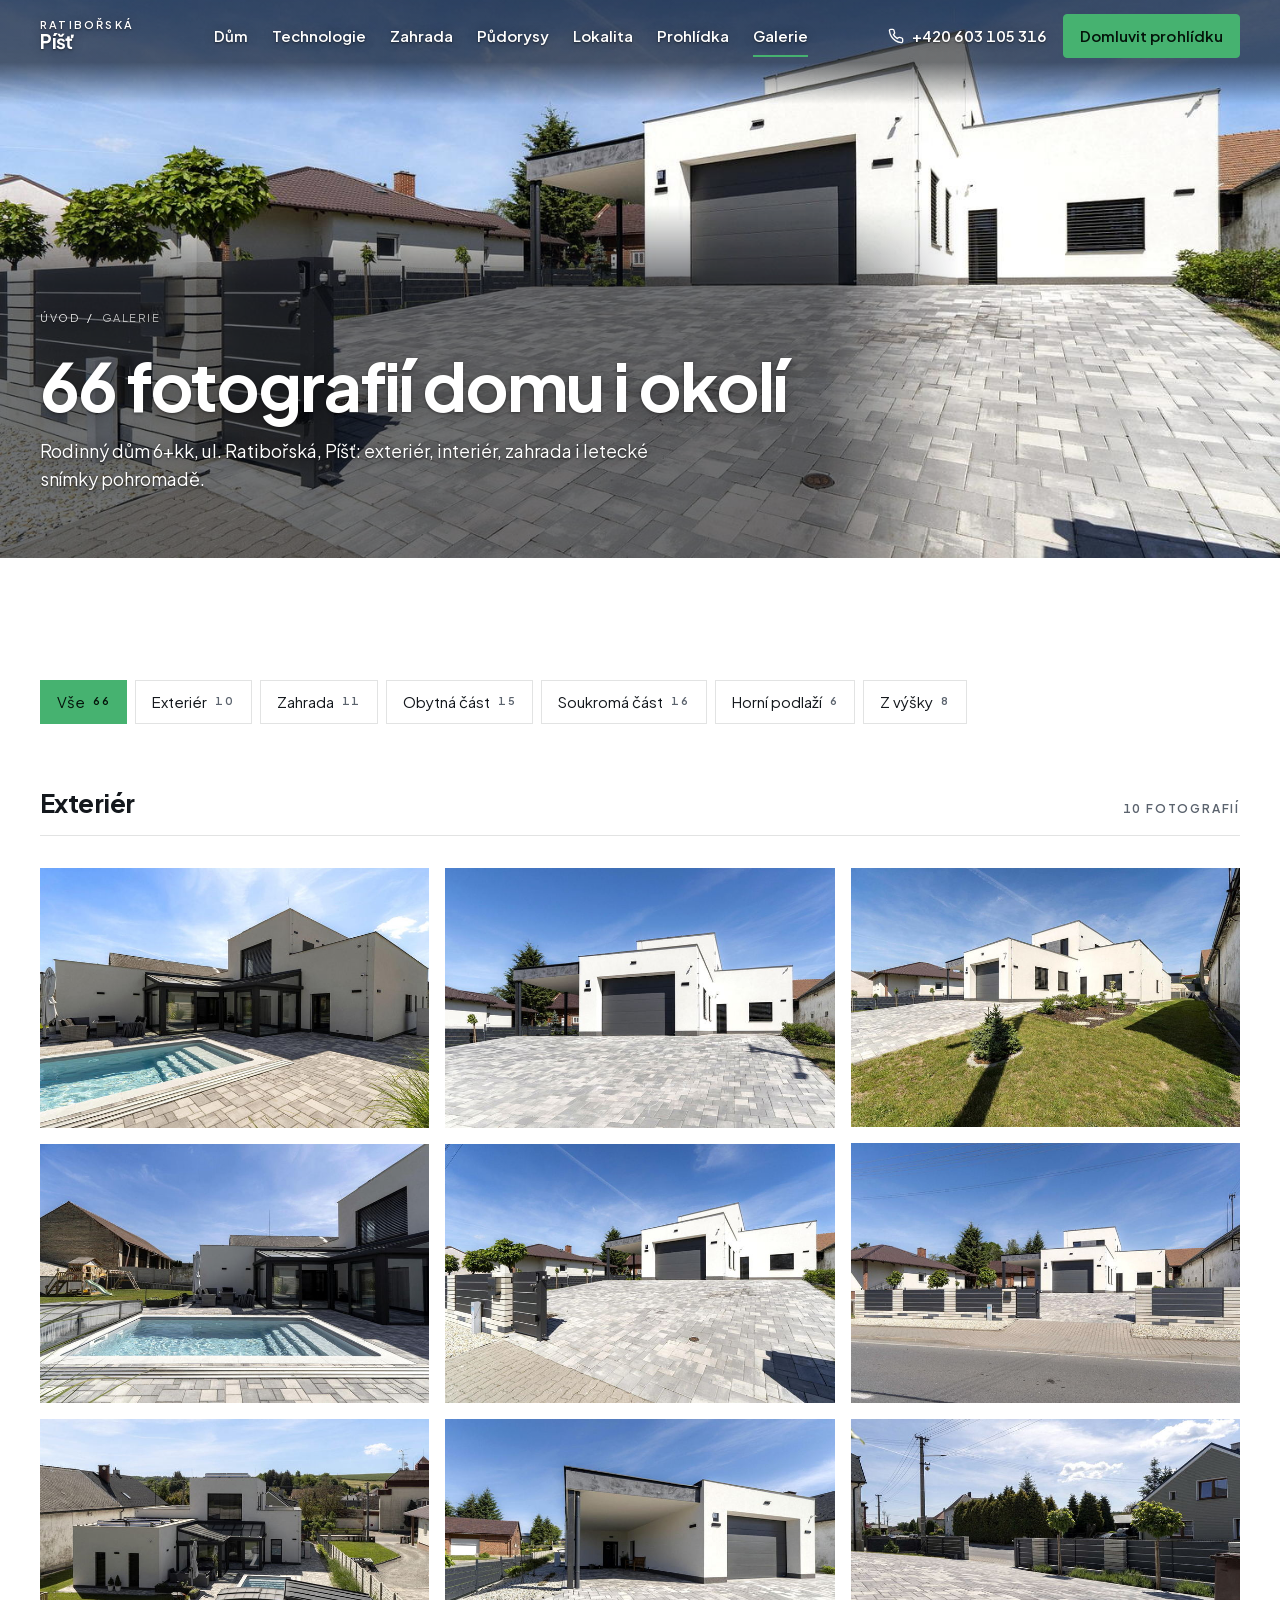
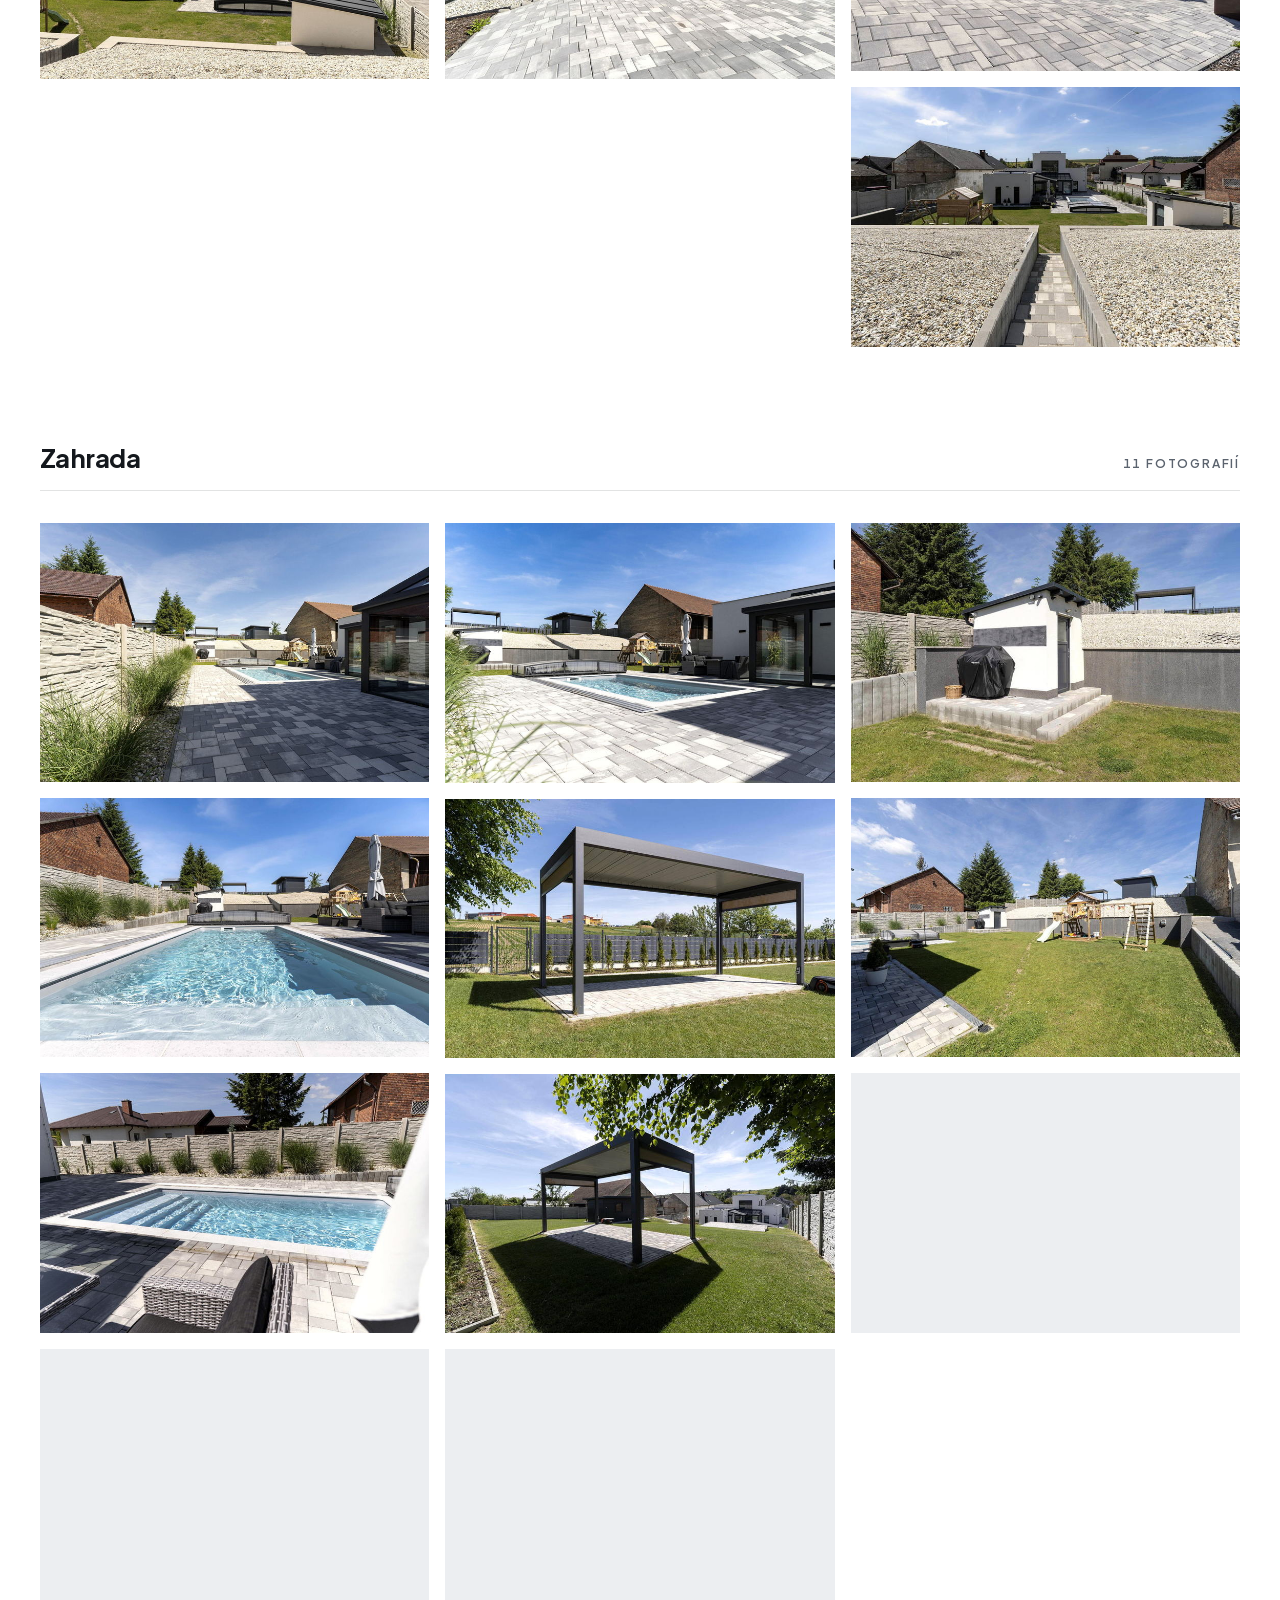
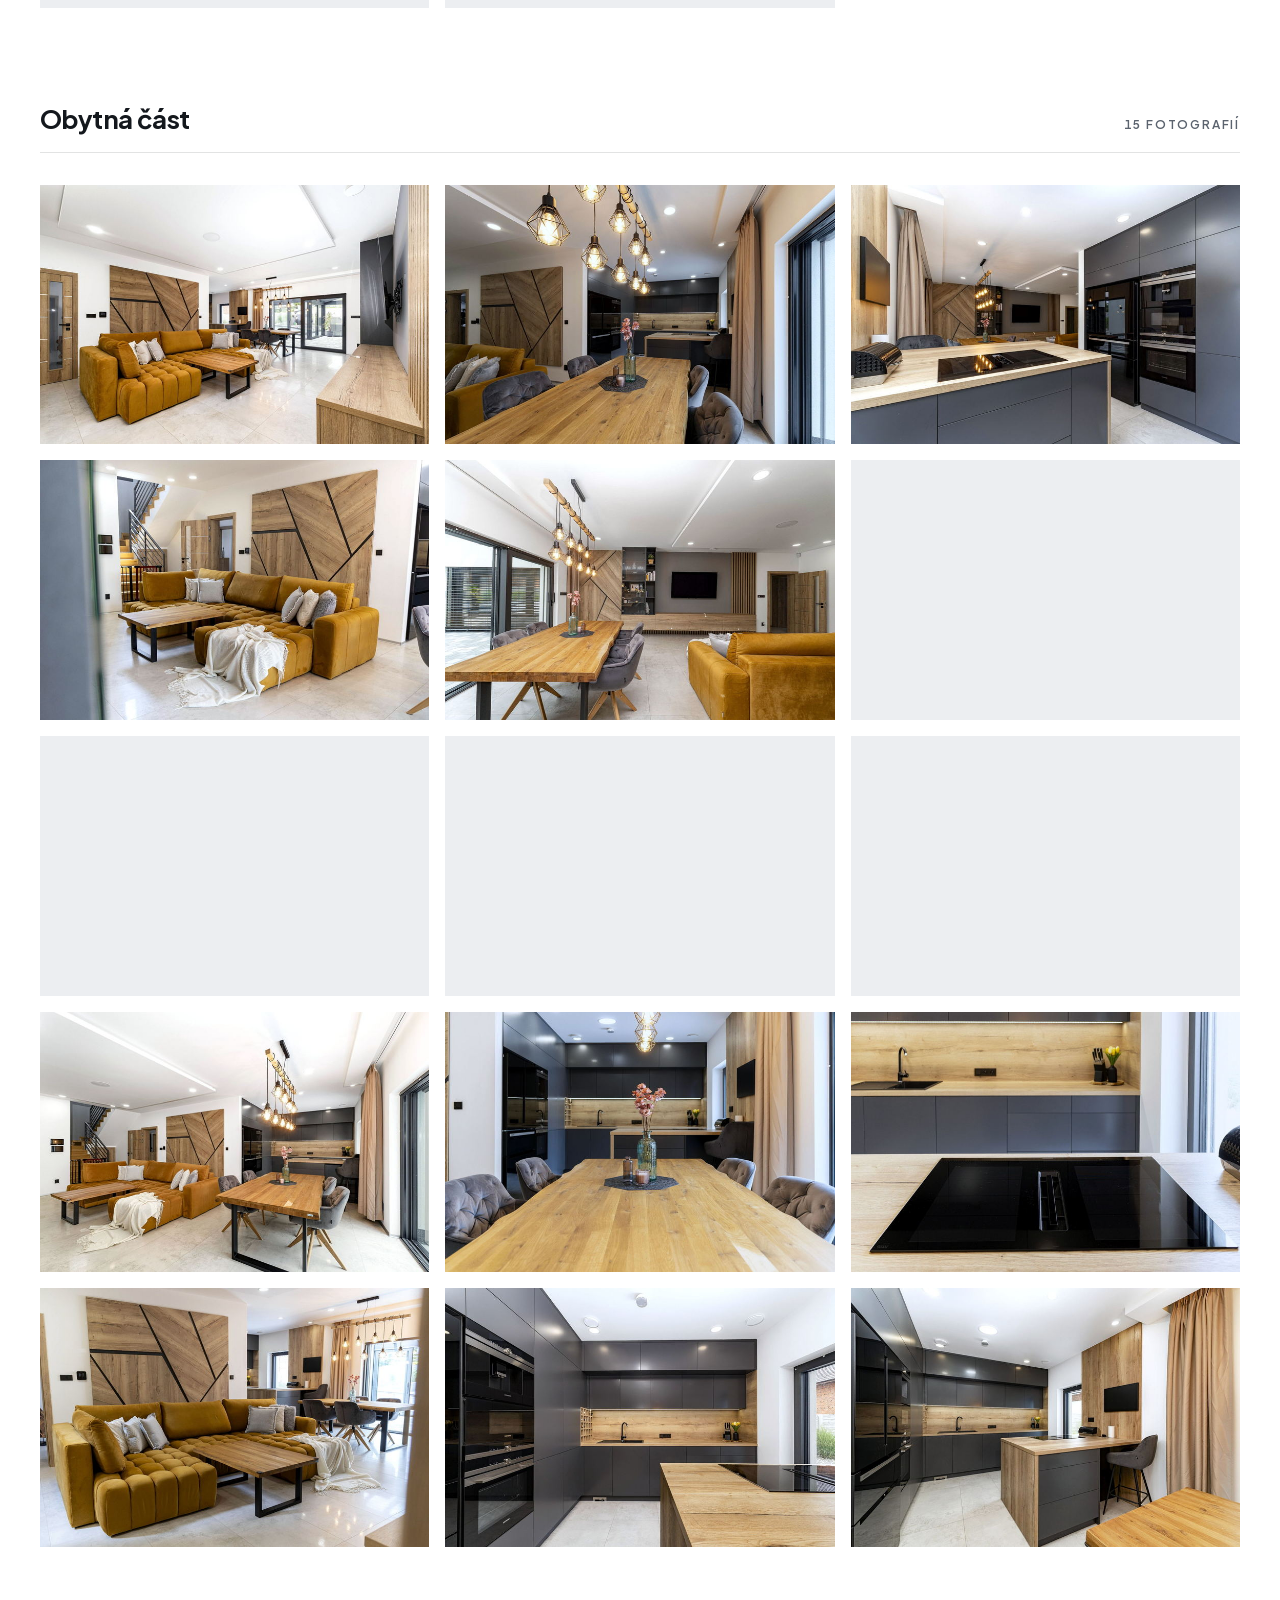
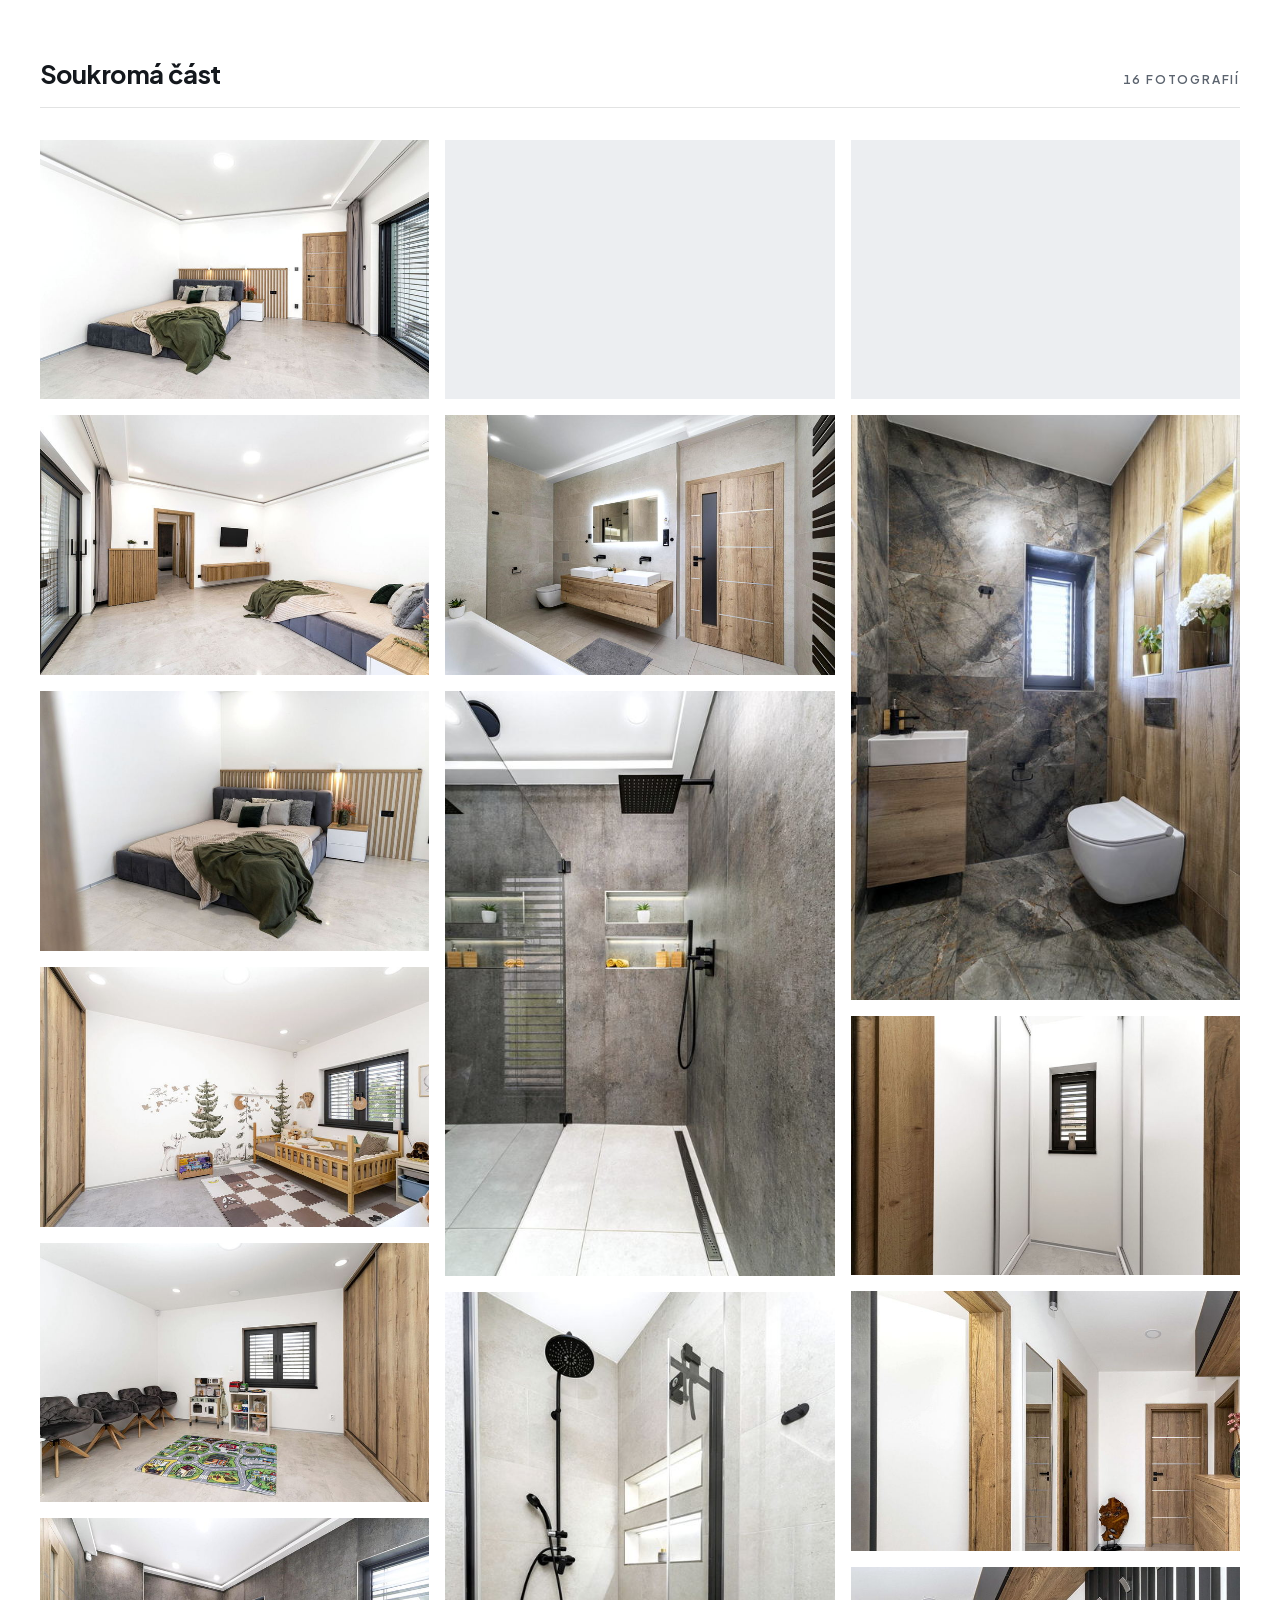
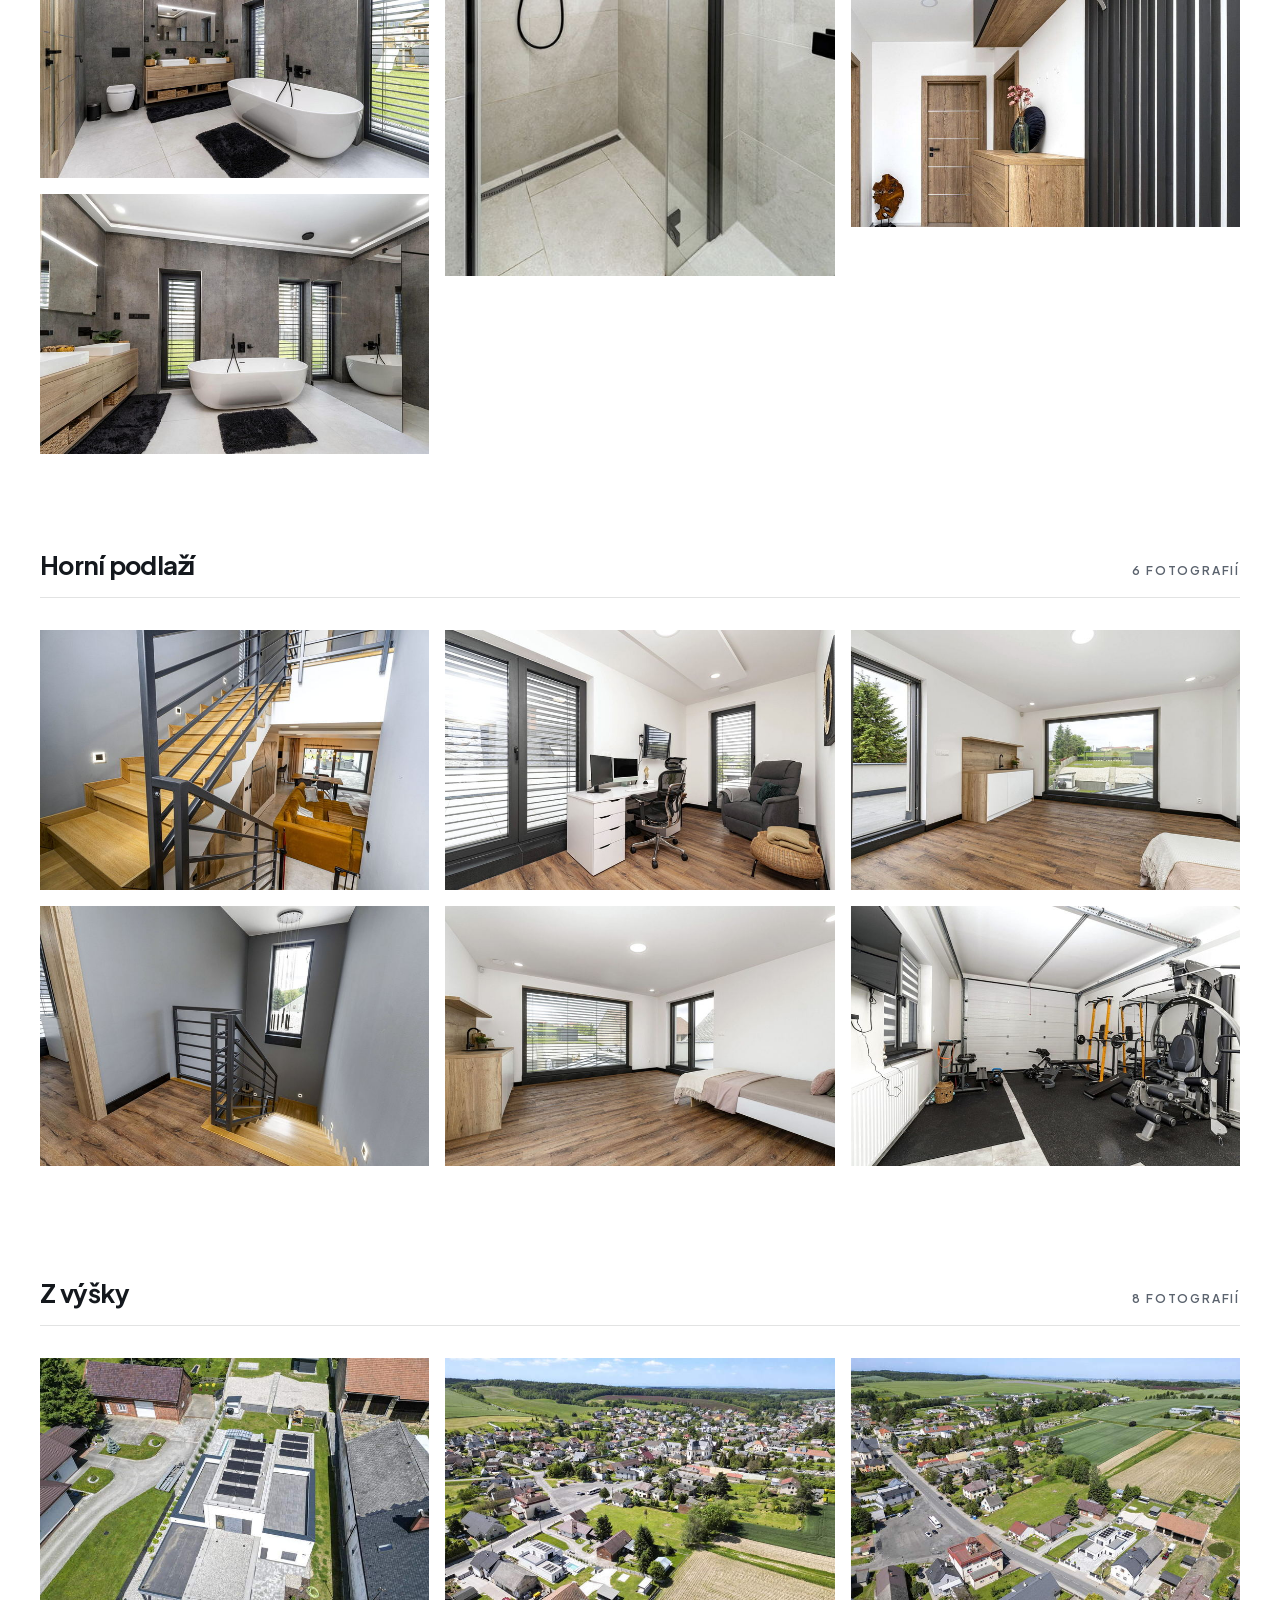
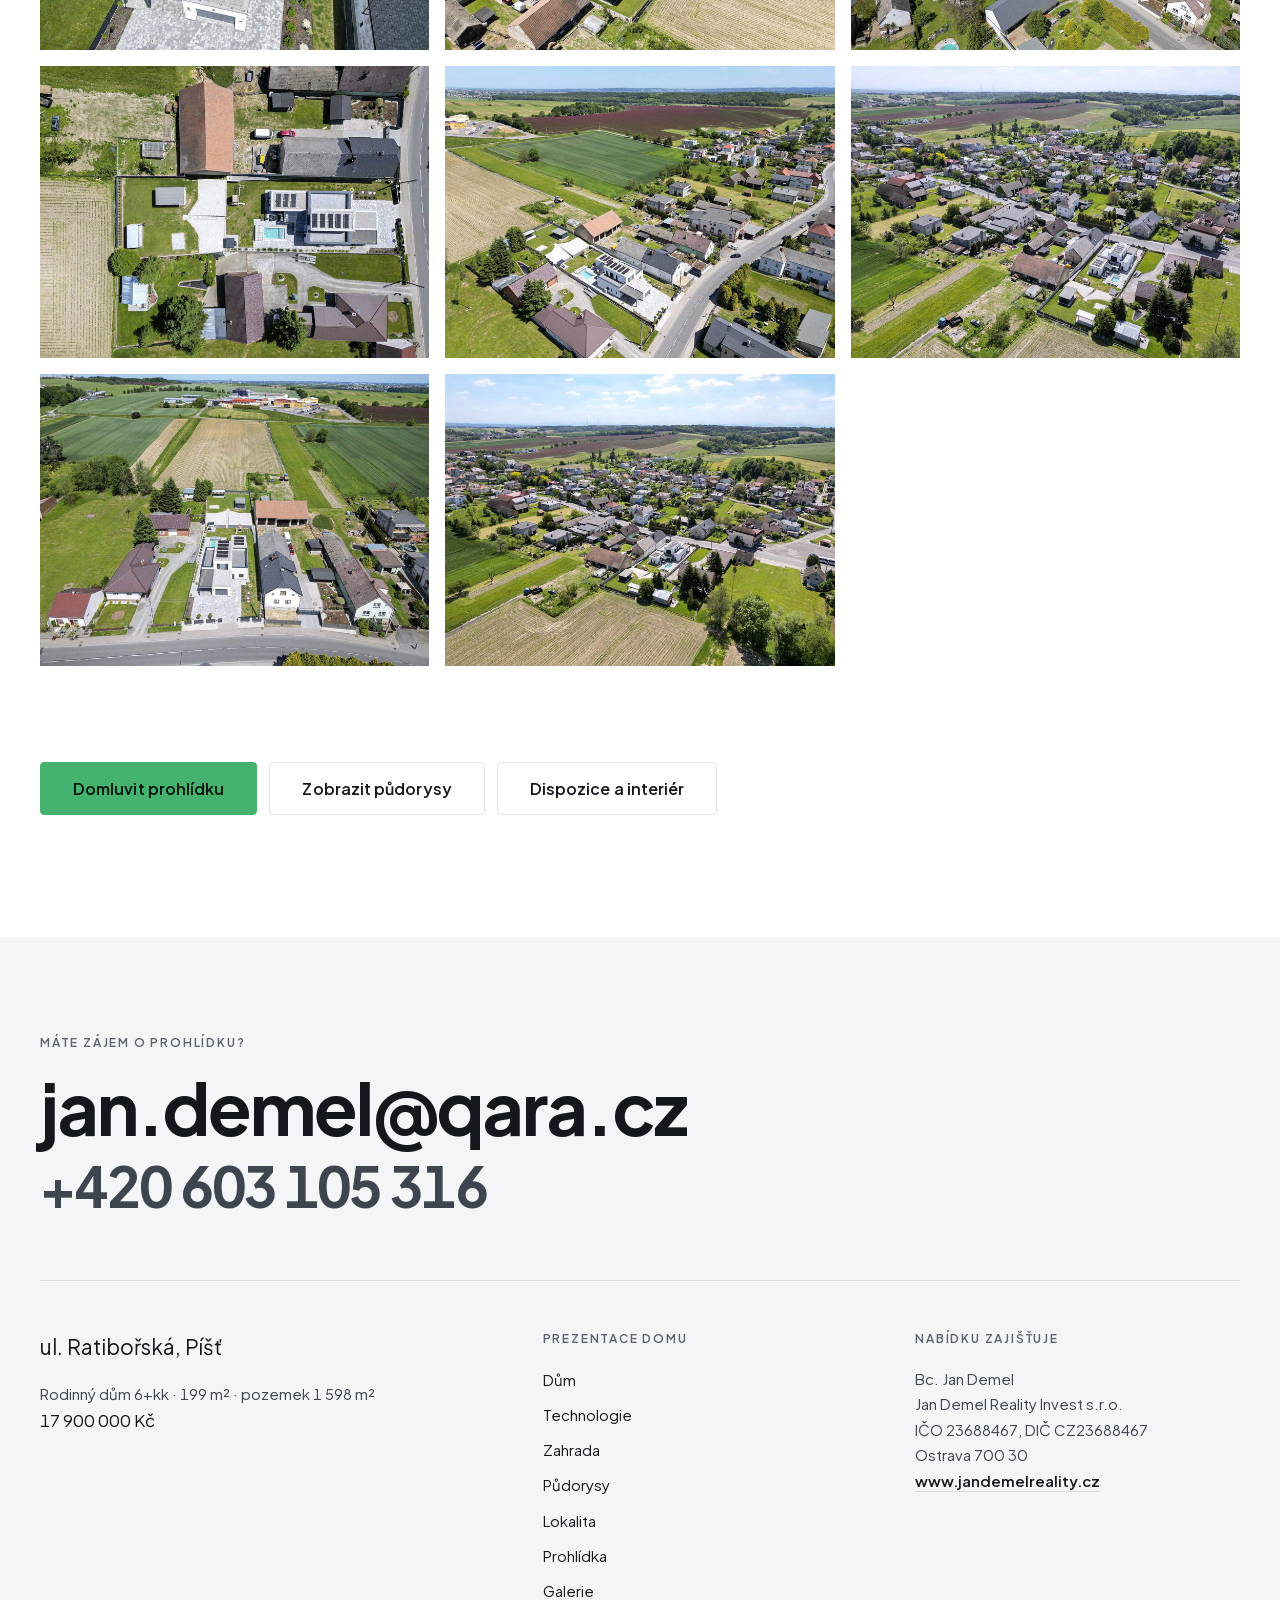
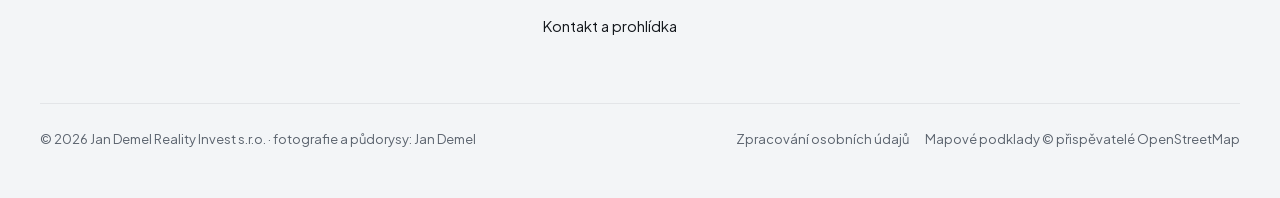
<file: galerie/index.html>
<!DOCTYPE html><html lang="cs" class="__variable_16fca7"><head><meta charSet="utf-8"/><meta name="viewport" content="width=device-width, initial-scale=1"/><link rel="preload" href="/_next/static/media/636a5ac981f94f8b-s.p.woff2" as="font" crossorigin="" type="font/woff2"/><link rel="preload" href="/_next/static/media/9e7b0a821b9dfcb4-s.p.woff2" as="font" crossorigin="" type="font/woff2"/><link rel="preload" as="image" href="/images/dum-ulice-2.jpg"/><link rel="stylesheet" href="/_next/static/css/69e569d6792d89de.css" data-precedence="next"/><link rel="preload" as="script" fetchPriority="low" href="/_next/static/chunks/webpack-942147bb2adf8cbd.js"/><script src="/_next/static/chunks/4bd1b696-76baf09600044167.js" async=""></script><script src="/_next/static/chunks/517-ddfb8d779c1d2687.js" async=""></script><script src="/_next/static/chunks/main-app-d44d0b83e8bdde51.js" async=""></script><script src="/_next/static/chunks/app/layout-d1fbf93bfc1b4f85.js" async=""></script><script src="/_next/static/chunks/377-e68f9656bb9e04a2.js" async=""></script><script src="/_next/static/chunks/190-6b8f16ffca6d8366.js" async=""></script><script src="/_next/static/chunks/app/galerie/page-c6a0ff8eec1336bf.js" async=""></script><meta name="next-size-adjust" content=""/><meta name="theme-color" content="#FFFFFF"/><meta name="color-scheme" content="light"/><title>Fotogalerie domu | Píšť, ul. Ratibořská</title><meta name="description" content="Fotografie rodinného domu 6+kk v Píšti: exteriér, obytná a soukromá část, koupelny, technologie, zahrada s bazénem a letecké snímky pozemku 1 598 m²."/><meta property="og:title" content="Rodinný dům 6+kk s bazénem | Píšť, ul. Ratibořská"/><meta property="og:description" content="Soukromé rodinné sídlo na pozemku 1 598 m² s bazénem, fotovoltaikou a dvěma terasami. 17 900 000 Kč."/><meta property="og:locale" content="cs_CZ"/><meta property="og:type" content="website"/><meta name="twitter:card" content="summary"/><meta name="twitter:title" content="Rodinný dům 6+kk s bazénem | Píšť, ul. Ratibořská"/><meta name="twitter:description" content="Soukromé rodinné sídlo na pozemku 1 598 m² s bazénem, fotovoltaikou a dvěma terasami. 17 900 000 Kč."/><script src="/_next/static/chunks/polyfills-42372ed130431b0a.js" noModule=""></script></head><body><script type="application/ld+json">{"@context":"https://schema.org","@graph":[{"@type":"RealEstateListing","name":"Prodej rodinného domu 6+kk, ul. Ratibořská, Píšť","description":"Rodinný dům 6+kk s bazénem, fotovoltaikou a pozemkem 1 598 m² v obci Píšť.","offers":{"@type":"Offer","price":17900000,"priceCurrency":"CZK","availability":"https://schema.org/InStock","seller":{"@id":"#makler"}},"about":{"@type":"SingleFamilyResidence","name":"Rodinný dům 6+kk, Píšť","numberOfRooms":6,"numberOfBathroomsTotal":2,"floorSize":{"@type":"QuantitativeValue","value":199,"unitCode":"MTK"},"address":{"@type":"PostalAddress","streetAddress":"Ratibořská","addressLocality":"Píšť","postalCode":"747 18","addressCountry":"CZ"},"geo":{"@type":"GeoCoordinates","latitude":49.979254,"longitude":18.195084}}},{"@type":"RealEstateAgent","@id":"#makler","name":"Jan Demel Reality","legalName":"Jan Demel Reality Invest s.r.o.","telephone":"+420603105316","email":"jan.demel@qara.cz","url":"https://www.jandemelreality.cz","image":"https://ratiborska.jandemelreality.cz/images/makler-jan-demel.jpg","identifier":"23688467","vatID":"CZ23688467","address":{"@type":"PostalAddress","addressLocality":"Ostrava","postalCode":"700 30","addressRegion":"Moravskoslezský kraj","addressCountry":"CZ"},"areaServed":{"@type":"Place","name":"Ostrava a okolí, Moravskoslezský kraj"},"employee":{"@type":"Person","name":"Bc. Jan Demel","jobTitle":"Realitní makléř","telephone":"+420603105316","email":"jan.demel@qara.cz","image":"https://ratiborska.jandemelreality.cz/images/makler-jan-demel.jpg","worksFor":{"@id":"#makler"}}}]}</script><a href="#obsah" class="skip-link">Přeskočit na obsah</a><header class="hlavicka-na-fotce" style="position:fixed;top:0;left:0;right:0;z-index:50;transform:translateY(0);transition:transform 300ms var(--ease-panel), background-color 240ms var(--ease-vstup), box-shadow 240ms var(--ease-vstup), color 240ms var(--ease-vstup);background:transparent;box-shadow:none;color:#FFFFFF"><span aria-hidden="true" style="position:absolute;left:0;right:0;top:0;height:104px;pointer-events:none;background:linear-gradient(to bottom, rgba(8,12,18,0.58) 0%, rgba(8,12,18,0.58) 60%, rgba(8,12,18,0) 100%)"></span><div class="wrap-siroky hlavicka-vnitrek" style="position:relative"><a style="display:flex;align-items:center;gap:var(--sp-3);text-decoration:none;color:inherit" href="/"><span class="znacka-text"><span class="mono" style="font-size:11px;letter-spacing:0.2em">Ratibořská</span><span style="font-family:var(--ff-display);font-size:19px;font-weight:700;letter-spacing:-0.01em">Píšť</span></span></a><nav class="nav-odkazy desktop-nav" aria-label="Hlavní navigace"><a href="/dum/">Dům</a><a href="/technologie/">Technologie</a><a href="/zahrada/">Zahrada</a><a href="/pudorysy/">Půdorysy</a><a href="/lokalita/">Lokalita</a><a href="/prohlidka/">Prohlídka</a><a aria-current="page" href="/galerie/">Galerie</a></nav><div class="desktop-nav nav-akce"><a href="tel:+420603105316" class="nav-tel tnum"><svg xmlns="http://www.w3.org/2000/svg" width="16" height="16" viewBox="0 0 24 24" fill="none" stroke="currentColor" stroke-width="2" stroke-linecap="round" stroke-linejoin="round" class="lucide lucide-phone" aria-hidden="true"><path d="M22 16.92v3a2 2 0 0 1-2.18 2 19.79 19.79 0 0 1-8.63-3.07 19.5 19.5 0 0 1-6-6 19.79 19.79 0 0 1-3.07-8.67A2 2 0 0 1 4.11 2h3a2 2 0 0 1 2 1.72 12.84 12.84 0 0 0 .7 2.81 2 2 0 0 1-.45 2.11L8.09 9.91a16 16 0 0 0 6 6l1.27-1.27a2 2 0 0 1 2.11-.45 12.84 12.84 0 0 0 2.81.7A2 2 0 0 1 22 16.92z"></path></svg>+420 603 105 316</a><a class="btn btn-hlavni" style="min-height:44px;padding:8px 16px;font-size:15px;text-shadow:none" href="/kontakt/">Domluvit prohlídku</a></div><button type="button" class="hamburger btn btn-druhy" aria-expanded="false" aria-controls="mobilni-menu" style="min-height:44px;padding:8px 16px;color:inherit;background:rgba(10,14,20,0.2);border-color:rgba(255,255,255,0.8);text-shadow:none"><svg xmlns="http://www.w3.org/2000/svg" width="18" height="18" viewBox="0 0 24 24" fill="none" stroke="currentColor" stroke-width="2" stroke-linecap="round" stroke-linejoin="round" class="lucide lucide-menu" aria-hidden="true"><line x1="4" x2="20" y1="12" y2="12"></line><line x1="4" x2="20" y1="6" y2="6"></line><line x1="4" x2="20" y1="18" y2="18"></line></svg><span style="font-size:14px">Menu</span></button></div></header><main id="obsah"><header class="hero-podstranka"><img src="/images/dum-ulice-2.jpg" alt="Vjezd k domu a oplocení z ulice" width="1500" height="1000" decoding="async" fetchpriority="high" style="--fp-desk:center 55%"/><div class="wrap-siroky hero-podstranka-obsah"><div class="hero-podstranka-text pod-textem"><nav aria-label="Drobečková navigace" class="drobecky drobecky-svetle"><ol><li><a href="/">Úvod</a></li><li aria-hidden="true">/</li><li aria-current="page">Galerie</li></ol></nav><h1 class="display h-1 hero-podstranka-nadpis"><span class="tnum">66</span> fotografií <em>domu i okolí</em></h1><p class="hero-podstranka-lead">Rodinný dům 6+kk, ul. Ratibořská, Píšť: exteriér, interiér, zahrada i letecké snímky pohromadě.</p></div></div></header><section class="sekce"><div class="wrap-siroky"><div class="galerie-filtr" role="group" aria-label="Filtr fotografií"><button type="button" class="galerie-chip je-aktivni" aria-pressed="true"><span>Vše</span><span class="mono tnum galerie-chip-pocet">66</span></button><button type="button" class="galerie-chip" aria-pressed="false"><span>Exteriér</span><span class="mono tnum galerie-chip-pocet">10</span></button><button type="button" class="galerie-chip" aria-pressed="false"><span>Zahrada</span><span class="mono tnum galerie-chip-pocet">11</span></button><button type="button" class="galerie-chip" aria-pressed="false"><span>Obytná část</span><span class="mono tnum galerie-chip-pocet">15</span></button><button type="button" class="galerie-chip" aria-pressed="false"><span>Soukromá část</span><span class="mono tnum galerie-chip-pocet">16</span></button><button type="button" class="galerie-chip" aria-pressed="false"><span>Horní podlaží</span><span class="mono tnum galerie-chip-pocet">6</span></button><button type="button" class="galerie-chip" aria-pressed="false"><span>Z výšky</span><span class="mono tnum galerie-chip-pocet">8</span></button></div><section class="galerie-blok" aria-label="Fotografie: Exteriér"><div class="galerie-blok-hlava"><h2 class="display h-3">Exteriér</h2><span class="mono tnum nadtitul">10<!-- --> fotografií</span></div><div class="galerie-sloupce"><button type="button" class="foto-ram foto-zoom galerie-dlazdice" aria-label="Zvětšit fotografii: Rodinný dům se zimní terasou a bazénem" style="aspect-ratio:760 / 507"><img src="/images/s/dum-bazen-hero.jpg" alt="Rodinný dům se zimní terasou a bazénem" width="760" height="507" loading="lazy" decoding="async"/><span class="galerie-stitek" aria-hidden="true">Rodinný dům se zimní terasou a bazénem</span></button><button type="button" class="foto-ram foto-zoom galerie-dlazdice" aria-label="Zvětšit fotografii: Bazén a dlážděná terasa před domem" style="aspect-ratio:760 / 507"><img src="/images/s/dum-bazen-terasa.jpg" alt="Bazén a dlážděná terasa před domem" width="760" height="507" loading="lazy" decoding="async"/><span class="galerie-stitek" aria-hidden="true">Bazén a dlážděná terasa před domem</span></button><button type="button" class="foto-ram foto-zoom galerie-dlazdice" aria-label="Zvětšit fotografii: Pohled na dům ze zahrady, bazén se zastřešením" style="aspect-ratio:760 / 506"><img src="/images/s/zahrada-dum.jpg" alt="Pohled na dům ze zahrady, bazén se zastřešením" width="760" height="506" loading="lazy" decoding="async"/><span class="galerie-stitek" aria-hidden="true">Pohled na dům ze zahrady, bazén se zastřešením</span></button><button type="button" class="foto-ram foto-zoom galerie-dlazdice" aria-label="Zvětšit fotografii: Uliční pohled na dům s garáží" style="aspect-ratio:760 / 507"><img src="/images/s/dum-ulice.jpg" alt="Uliční pohled na dům s garáží" width="760" height="507" loading="lazy" decoding="async"/><span class="galerie-stitek" aria-hidden="true">Uliční pohled na dům s garáží</span></button><button type="button" class="foto-ram foto-zoom galerie-dlazdice" aria-label="Zvětšit fotografii: Vjezd k domu a oplocení z ulice" style="aspect-ratio:760 / 507"><img src="/images/s/dum-ulice-2.jpg" alt="Vjezd k domu a oplocení z ulice" width="760" height="507" loading="lazy" decoding="async"/><span class="galerie-stitek" aria-hidden="true">Vjezd k domu a oplocení z ulice</span></button><button type="button" class="foto-ram foto-zoom galerie-dlazdice" aria-label="Zvětšit fotografii: Kryté stání před garáží" style="aspect-ratio:760 / 507"><img src="/images/s/dum-garaz-vjezd.jpg" alt="Kryté stání před garáží" width="760" height="507" loading="lazy" decoding="async"/><span class="galerie-stitek" aria-hidden="true">Kryté stání před garáží</span></button><button type="button" class="foto-ram foto-zoom galerie-dlazdice" aria-label="Zvětšit fotografii: Boční pohled na dům a travnatou zahradu" style="aspect-ratio:760 / 506"><img src="/images/s/dum-strana.jpg" alt="Boční pohled na dům a travnatou zahradu" width="760" height="506" loading="lazy" decoding="async"/><span class="galerie-stitek" aria-hidden="true">Boční pohled na dům a travnatou zahradu</span></button><button type="button" class="foto-ram foto-zoom galerie-dlazdice" aria-label="Zvětšit fotografii: Rodinný dům s garáží a oplocením při pohledu z ulice Ratibořská" style="aspect-ratio:760 / 507"><img src="/images/s/dum-ulice-3.jpg" alt="Rodinný dům s garáží a oplocením při pohledu z ulice Ratibořská" width="760" height="507" loading="lazy" decoding="async"/><span class="galerie-stitek" aria-hidden="true">Rodinný dům s garáží a oplocením při pohledu z ulice Ratibořská</span></button><button type="button" class="foto-ram foto-zoom galerie-dlazdice" aria-label="Zvětšit fotografii: Dlážděný vjezd a zpevněná plocha před domem" style="aspect-ratio:760 / 493"><img src="/images/s/vjezd-dlazba.jpg" alt="Dlážděný vjezd a zpevněná plocha před domem" width="760" height="493" loading="lazy" decoding="async"/><span class="galerie-stitek" aria-hidden="true">Dlážděný vjezd a zpevněná plocha před domem</span></button><button type="button" class="foto-ram foto-zoom galerie-dlazdice" aria-label="Zvětšit fotografii: Pohled z horního podlaží přes štěrkovou střechu do zahrady s bazénem" style="aspect-ratio:760 / 506"><img src="/images/s/terasa-2np-vyhled.jpg" alt="Pohled z horního podlaží přes štěrkovou střechu do zahrady s bazénem" width="760" height="506" loading="lazy" decoding="async"/><span class="galerie-stitek" aria-hidden="true">Pohled z horního podlaží přes štěrkovou střechu do zahrady s bazénem</span></button></div></section><section class="galerie-blok" aria-label="Fotografie: Zahrada"><div class="galerie-blok-hlava"><h2 class="display h-3">Zahrada</h2><span class="mono tnum nadtitul">11<!-- --> fotografií</span></div><div class="galerie-sloupce"><button type="button" class="foto-ram foto-zoom galerie-dlazdice" aria-label="Zvětšit fotografii: Terasa u bazénu s posezením" style="aspect-ratio:760 / 506"><img src="/images/s/zahrada-terasa.jpg" alt="Terasa u bazénu s posezením" width="760" height="506" loading="lazy" decoding="async"/><span class="galerie-stitek" aria-hidden="true">Terasa u bazénu s posezením</span></button><button type="button" class="foto-ram foto-zoom galerie-dlazdice" aria-label="Zvětšit fotografii: Bazén se slanou vodou a protiproudem" style="aspect-ratio:760 / 506"><img src="/images/s/bazen-detail.jpg" alt="Bazén se slanou vodou a protiproudem" width="760" height="506" loading="lazy" decoding="async"/><span class="galerie-stitek" aria-hidden="true">Bazén se slanou vodou a protiproudem</span></button><button type="button" class="foto-ram foto-zoom galerie-dlazdice" aria-label="Zvětšit fotografii: Bazén s lehátky a dlážděnou plochou" style="aspect-ratio:760 / 506"><img src="/images/s/bazen-lehatka.jpg" alt="Bazén s lehátky a dlážděnou plochou" width="760" height="506" loading="lazy" decoding="async"/><span class="galerie-stitek" aria-hidden="true">Bazén s lehátky a dlážděnou plochou</span></button><button type="button" class="foto-ram foto-zoom galerie-dlazdice" aria-label="Zvětšit fotografii: Zastřešení bazénu na zahradě" style="aspect-ratio:760 / 506"><img src="/images/s/bazen-zastreseni.jpg" alt="Zastřešení bazénu na zahradě" width="760" height="506" loading="lazy" decoding="async"/><span class="galerie-stitek" aria-hidden="true">Zastřešení bazénu na zahradě</span></button><button type="button" class="foto-ram foto-zoom galerie-dlazdice" aria-label="Zvětšit fotografii: Posezení u bazénu" style="aspect-ratio:760 / 507"><img src="/images/s/bazen-posezeni.jpg" alt="Posezení u bazénu" width="760" height="507" loading="lazy" decoding="async"/><span class="galerie-stitek" aria-hidden="true">Posezení u bazénu</span></button><button type="button" class="foto-ram foto-zoom galerie-dlazdice" aria-label="Zvětšit fotografii: Pergola na zahradě" style="aspect-ratio:760 / 506"><img src="/images/s/pergola.jpg" alt="Pergola na zahradě" width="760" height="506" loading="lazy" decoding="async"/><span class="galerie-stitek" aria-hidden="true">Pergola na zahradě</span></button><button type="button" class="foto-ram foto-zoom galerie-dlazdice" aria-label="Zvětšit fotografii: Pergola a vzrostlá zeleň v zahradě" style="aspect-ratio:760 / 506"><img src="/images/s/pergola-zahrada.jpg" alt="Pergola a vzrostlá zeleň v zahradě" width="760" height="506" loading="lazy" decoding="async"/><span class="galerie-stitek" aria-hidden="true">Pergola a vzrostlá zeleň v zahradě</span></button><button type="button" class="foto-ram foto-zoom galerie-dlazdice" aria-label="Zvětšit fotografii: Zahradní domek s tmavou fasádou" style="aspect-ratio:760 / 506"><img src="/images/s/zahradni-domek.jpg" alt="Zahradní domek s tmavou fasádou" width="760" height="506" loading="lazy" decoding="async"/><span class="galerie-stitek" aria-hidden="true">Zahradní domek s tmavou fasádou</span></button><button type="button" class="foto-ram foto-zoom galerie-dlazdice" aria-label="Zvětšit fotografii: Druhý zahradní domek se zpevněnou plochou" style="aspect-ratio:760 / 506"><img src="/images/s/zahradni-domek-bily.jpg" alt="Druhý zahradní domek se zpevněnou plochou" width="760" height="506" loading="lazy" decoding="async"/><span class="galerie-stitek" aria-hidden="true">Druhý zahradní domek se zpevněnou plochou</span></button><button type="button" class="foto-ram foto-zoom galerie-dlazdice" aria-label="Zvětšit fotografii: Travnatá zahrada s dětským hřištěm" style="aspect-ratio:760 / 506"><img src="/images/s/zahrada-hriste.jpg" alt="Travnatá zahrada s dětským hřištěm" width="760" height="506" loading="lazy" decoding="async"/><span class="galerie-stitek" aria-hidden="true">Travnatá zahrada s dětským hřištěm</span></button><button type="button" class="foto-ram foto-zoom galerie-dlazdice" aria-label="Zvětšit fotografii: Terasa ve 2. nadzemním podlaží" style="aspect-ratio:760 / 507"><img src="/images/s/terasa-2np.jpg" alt="Terasa ve 2. nadzemním podlaží" width="760" height="507" loading="lazy" decoding="async"/><span class="galerie-stitek" aria-hidden="true">Terasa ve 2. nadzemním podlaží</span></button></div></section><section class="galerie-blok" aria-label="Fotografie: Obytná část"><div class="galerie-blok-hlava"><h2 class="display h-3">Obytná část</h2><span class="mono tnum nadtitul">15<!-- --> fotografií</span></div><div class="galerie-sloupce"><button type="button" class="foto-ram foto-zoom galerie-dlazdice" aria-label="Zvětšit fotografii: Obývací pokoj propojený s kuchyní" style="aspect-ratio:760 / 507"><img src="/images/s/obyvak-kk.jpg" alt="Obývací pokoj propojený s kuchyní" width="760" height="507" loading="lazy" decoding="async"/><span class="galerie-stitek" aria-hidden="true">Obývací pokoj propojený s kuchyní</span></button><button type="button" class="foto-ram foto-zoom galerie-dlazdice" aria-label="Zvětšit fotografii: Sedací souprava v obývacím pokoji" style="aspect-ratio:760 / 507"><img src="/images/s/obyvak-sedaci.jpg" alt="Sedací souprava v obývacím pokoji" width="760" height="507" loading="lazy" decoding="async"/><span class="galerie-stitek" aria-hidden="true">Sedací souprava v obývacím pokoji</span></button><button type="button" class="foto-ram foto-zoom galerie-dlazdice" aria-label="Zvětšit fotografii: Obývací pokoj s televizní stěnou" style="aspect-ratio:760 / 507"><img src="/images/s/obyvak-tv.jpg" alt="Obývací pokoj s televizní stěnou" width="760" height="507" loading="lazy" decoding="async"/><span class="galerie-stitek" aria-hidden="true">Obývací pokoj s televizní stěnou</span></button><button type="button" class="foto-ram foto-zoom galerie-dlazdice" aria-label="Zvětšit fotografii: Propojení obývacího pokoje s jídelnou" style="aspect-ratio:760 / 507"><img src="/images/s/obyvak-jidelna.jpg" alt="Propojení obývacího pokoje s jídelnou" width="760" height="507" loading="lazy" decoding="async"/><span class="galerie-stitek" aria-hidden="true">Propojení obývacího pokoje s jídelnou</span></button><button type="button" class="foto-ram foto-zoom galerie-dlazdice" aria-label="Zvětšit fotografii: Detail dřevěného obkladu v obývacím pokoji" style="aspect-ratio:760 / 507"><img src="/images/s/obyvak-detail.jpg" alt="Detail dřevěného obkladu v obývacím pokoji" width="760" height="507" loading="lazy" decoding="async"/><span class="galerie-stitek" aria-hidden="true">Detail dřevěného obkladu v obývacím pokoji</span></button><button type="button" class="foto-ram foto-zoom galerie-dlazdice" aria-label="Zvětšit fotografii: Jídelní stůl s designovými svítidly" style="aspect-ratio:760 / 507"><img src="/images/s/jidelna.jpg" alt="Jídelní stůl s designovými svítidly" width="760" height="507" loading="lazy" decoding="async"/><span class="galerie-stitek" aria-hidden="true">Jídelní stůl s designovými svítidly</span></button><button type="button" class="foto-ram foto-zoom galerie-dlazdice" aria-label="Zvětšit fotografii: Jídelna s výhledem do zahrady" style="aspect-ratio:760 / 507"><img src="/images/s/jidelna-2.jpg" alt="Jídelna s výhledem do zahrady" width="760" height="507" loading="lazy" decoding="async"/><span class="galerie-stitek" aria-hidden="true">Jídelna s výhledem do zahrady</span></button><button type="button" class="foto-ram foto-zoom galerie-dlazdice" aria-label="Zvětšit fotografii: Prosklená stěna u jídelny" style="aspect-ratio:760 / 507"><img src="/images/s/jidelna-prosklena.jpg" alt="Prosklená stěna u jídelny" width="760" height="507" loading="lazy" decoding="async"/><span class="galerie-stitek" aria-hidden="true">Prosklená stěna u jídelny</span></button><button type="button" class="foto-ram foto-zoom galerie-dlazdice" aria-label="Zvětšit fotografii: Detail jídelního stolu z masivu" style="aspect-ratio:760 / 507"><img src="/images/s/jidelna-stul.jpg" alt="Detail jídelního stolu z masivu" width="760" height="507" loading="lazy" decoding="async"/><span class="galerie-stitek" aria-hidden="true">Detail jídelního stolu z masivu</span></button><button type="button" class="foto-ram foto-zoom galerie-dlazdice" aria-label="Zvětšit fotografii: Kuchyňská linka s vestavěnými spotřebiči" style="aspect-ratio:760 / 507"><img src="/images/s/kuchyn.jpg" alt="Kuchyňská linka s vestavěnými spotřebiči" width="760" height="507" loading="lazy" decoding="async"/><span class="galerie-stitek" aria-hidden="true">Kuchyňská linka s vestavěnými spotřebiči</span></button><button type="button" class="foto-ram foto-zoom galerie-dlazdice" aria-label="Zvětšit fotografii: Kuchyňský ostrůvek s varnou deskou" style="aspect-ratio:760 / 507"><img src="/images/s/kuchyn-ostruvek.jpg" alt="Kuchyňský ostrůvek s varnou deskou" width="760" height="507" loading="lazy" decoding="async"/><span class="galerie-stitek" aria-hidden="true">Kuchyňský ostrůvek s varnou deskou</span></button><button type="button" class="foto-ram foto-zoom galerie-dlazdice" aria-label="Zvětšit fotografii: Kuchyň s vinotékou a vysokými skříněmi" style="aspect-ratio:760 / 507"><img src="/images/s/kuchyn-2.jpg" alt="Kuchyň s vinotékou a vysokými skříněmi" width="760" height="507" loading="lazy" decoding="async"/><span class="galerie-stitek" aria-hidden="true">Kuchyň s vinotékou a vysokými skříněmi</span></button><button type="button" class="foto-ram foto-zoom galerie-dlazdice" aria-label="Zvětšit fotografii: Svítidla nad kuchyňským ostrůvkem" style="aspect-ratio:760 / 507"><img src="/images/s/kuchyn-svetla.jpg" alt="Svítidla nad kuchyňským ostrůvkem" width="760" height="507" loading="lazy" decoding="async"/><span class="galerie-stitek" aria-hidden="true">Svítidla nad kuchyňským ostrůvkem</span></button><button type="button" class="foto-ram foto-zoom galerie-dlazdice" aria-label="Zvětšit fotografii: Detail pracovní desky a indukční varné desky" style="aspect-ratio:760 / 507"><img src="/images/s/kuchyn-deska.jpg" alt="Detail pracovní desky a indukční varné desky" width="760" height="507" loading="lazy" decoding="async"/><span class="galerie-stitek" aria-hidden="true">Detail pracovní desky a indukční varné desky</span></button><button type="button" class="foto-ram foto-zoom galerie-dlazdice" aria-label="Zvětšit fotografii: Detail kuchyňské linky" style="aspect-ratio:760 / 507"><img src="/images/s/kuchyn-detail.jpg" alt="Detail kuchyňské linky" width="760" height="507" loading="lazy" decoding="async"/><span class="galerie-stitek" aria-hidden="true">Detail kuchyňské linky</span></button></div></section><section class="galerie-blok" aria-label="Fotografie: Soukromá část"><div class="galerie-blok-hlava"><h2 class="display h-3">Soukromá část</h2><span class="mono tnum nadtitul">16<!-- --> fotografií</span></div><div class="galerie-sloupce"><button type="button" class="foto-ram foto-zoom galerie-dlazdice" aria-label="Zvětšit fotografii: Hlavní ložnice" style="aspect-ratio:760 / 507"><img src="/images/s/loznice.jpg" alt="Hlavní ložnice" width="760" height="507" loading="lazy" decoding="async"/><span class="galerie-stitek" aria-hidden="true">Hlavní ložnice</span></button><button type="button" class="foto-ram foto-zoom galerie-dlazdice" aria-label="Zvětšit fotografii: Ložnice s průchodem do šatny" style="aspect-ratio:760 / 507"><img src="/images/s/loznice-2.jpg" alt="Ložnice s průchodem do šatny" width="760" height="507" loading="lazy" decoding="async"/><span class="galerie-stitek" aria-hidden="true">Ložnice s průchodem do šatny</span></button><button type="button" class="foto-ram foto-zoom galerie-dlazdice" aria-label="Zvětšit fotografii: Další ložnice v domě" style="aspect-ratio:760 / 507"><img src="/images/s/loznice-host.jpg" alt="Další ložnice v domě" width="760" height="507" loading="lazy" decoding="async"/><span class="galerie-stitek" aria-hidden="true">Další ložnice v domě</span></button><button type="button" class="foto-ram foto-zoom galerie-dlazdice" aria-label="Zvětšit fotografii: Dětský pokoj" style="aspect-ratio:760 / 507"><img src="/images/s/pokoj-detsky.jpg" alt="Dětský pokoj" width="760" height="507" loading="lazy" decoding="async"/><span class="galerie-stitek" aria-hidden="true">Dětský pokoj</span></button><button type="button" class="foto-ram foto-zoom galerie-dlazdice" aria-label="Zvětšit fotografii: Dětský pokoj s hracím kobercem" style="aspect-ratio:760 / 507"><img src="/images/s/pokoj-hraci.jpg" alt="Dětský pokoj s hracím kobercem" width="760" height="507" loading="lazy" decoding="async"/><span class="galerie-stitek" aria-hidden="true">Dětský pokoj s hracím kobercem</span></button><button type="button" class="foto-ram foto-zoom galerie-dlazdice" aria-label="Zvětšit fotografii: Koupelna s volně stojící vanou" style="aspect-ratio:760 / 507"><img src="/images/s/koupelna-hlavni.jpg" alt="Koupelna s volně stojící vanou" width="760" height="507" loading="lazy" decoding="async"/><span class="galerie-stitek" aria-hidden="true">Koupelna s volně stojící vanou</span></button><button type="button" class="foto-ram foto-zoom galerie-dlazdice" aria-label="Zvětšit fotografii: Volně stojící vana u okna" style="aspect-ratio:760 / 507"><img src="/images/s/koupelna-vana.jpg" alt="Volně stojící vana u okna" width="760" height="507" loading="lazy" decoding="async"/><span class="galerie-stitek" aria-hidden="true">Volně stojící vana u okna</span></button><button type="button" class="foto-ram foto-zoom galerie-dlazdice" aria-label="Zvětšit fotografii: Sprchový kout v hlavní koupelně" style="aspect-ratio:760 / 507"><img src="/images/s/koupelna-sprcha.jpg" alt="Sprchový kout v hlavní koupelně" width="760" height="507" loading="lazy" decoding="async"/><span class="galerie-stitek" aria-hidden="true">Sprchový kout v hlavní koupelně</span></button><button type="button" class="foto-ram foto-zoom galerie-dlazdice" aria-label="Zvětšit fotografii: Druhá koupelna" style="aspect-ratio:760 / 507"><img src="/images/s/koupelna-2.jpg" alt="Druhá koupelna" width="760" height="507" loading="lazy" decoding="async"/><span class="galerie-stitek" aria-hidden="true">Druhá koupelna</span></button><button type="button" class="foto-ram foto-zoom galerie-dlazdice" aria-label="Zvětšit fotografii: Sprcha typu walk-in" style="aspect-ratio:506 / 760"><img src="/images/s/koupelna-walkin.jpg" alt="Sprcha typu walk-in" width="506" height="760" loading="lazy" decoding="async"/><span class="galerie-stitek" aria-hidden="true">Sprcha typu walk-in</span></button><button type="button" class="foto-ram foto-zoom galerie-dlazdice" aria-label="Zvětšit fotografii: Sprchový kout s policemi" style="aspect-ratio:507 / 760"><img src="/images/s/sprchovy-kout.jpg" alt="Sprchový kout s policemi" width="507" height="760" loading="lazy" decoding="async"/><span class="galerie-stitek" aria-hidden="true">Sprchový kout s policemi</span></button><button type="button" class="foto-ram foto-zoom galerie-dlazdice" aria-label="Zvětšit fotografii: Toaleta s obkladem v dekoru mramoru" style="aspect-ratio:760 / 506"><img src="/images/s/koupelna-mramor.jpg" alt="Toaleta s obkladem v dekoru mramoru" width="760" height="506" loading="lazy" decoding="async"/><span class="galerie-stitek" aria-hidden="true">Toaleta s obkladem v dekoru mramoru</span></button><button type="button" class="foto-ram foto-zoom galerie-dlazdice" aria-label="Zvětšit fotografii: Samostatná toaleta" style="aspect-ratio:506 / 760"><img src="/images/s/wc-mramor.jpg" alt="Samostatná toaleta" width="506" height="760" loading="lazy" decoding="async"/><span class="galerie-stitek" aria-hidden="true">Samostatná toaleta</span></button><button type="button" class="foto-ram foto-zoom galerie-dlazdice" aria-label="Zvětšit fotografii: Šatna s vestavěnými skříněmi" style="aspect-ratio:760 / 507"><img src="/images/s/satna.jpg" alt="Šatna s vestavěnými skříněmi" width="760" height="507" loading="lazy" decoding="async"/><span class="galerie-stitek" aria-hidden="true">Šatna s vestavěnými skříněmi</span></button><button type="button" class="foto-ram foto-zoom galerie-dlazdice" aria-label="Zvětšit fotografii: Chodba s dřevěným obkladem" style="aspect-ratio:760 / 507"><img src="/images/s/chodba.jpg" alt="Chodba s dřevěným obkladem" width="760" height="507" loading="lazy" decoding="async"/><span class="galerie-stitek" aria-hidden="true">Chodba s dřevěným obkladem</span></button><button type="button" class="foto-ram foto-zoom galerie-dlazdice" aria-label="Zvětšit fotografii: Zádveří s lavicí, věšákovou stěnou a dřevěnou komodou" style="aspect-ratio:760 / 507"><img src="/images/s/zadveri.jpg" alt="Zádveří s lavicí, věšákovou stěnou a dřevěnou komodou" width="760" height="507" loading="lazy" decoding="async"/><span class="galerie-stitek" aria-hidden="true">Zádveří s lavicí, věšákovou stěnou a dřevěnou komodou</span></button></div></section><section class="galerie-blok" aria-label="Fotografie: Horní podlaží"><div class="galerie-blok-hlava"><h2 class="display h-3">Horní podlaží</h2><span class="mono tnum nadtitul">6<!-- --> fotografií</span></div><div class="galerie-sloupce"><button type="button" class="foto-ram foto-zoom galerie-dlazdice" aria-label="Zvětšit fotografii: Schodiště do horního podlaží" style="aspect-ratio:760 / 507"><img src="/images/s/schodiste.jpg" alt="Schodiště do horního podlaží" width="760" height="507" loading="lazy" decoding="async"/><span class="galerie-stitek" aria-hidden="true">Schodiště do horního podlaží</span></button><button type="button" class="foto-ram foto-zoom galerie-dlazdice" aria-label="Zvětšit fotografii: Podesta schodiště" style="aspect-ratio:760 / 507"><img src="/images/s/schodiste-2.jpg" alt="Podesta schodiště" width="760" height="507" loading="lazy" decoding="async"/><span class="galerie-stitek" aria-hidden="true">Podesta schodiště</span></button><button type="button" class="foto-ram foto-zoom galerie-dlazdice" aria-label="Zvětšit fotografii: Pracovna v horním podlaží" style="aspect-ratio:760 / 507"><img src="/images/s/pracovna.jpg" alt="Pracovna v horním podlaží" width="760" height="507" loading="lazy" decoding="async"/><span class="galerie-stitek" aria-hidden="true">Pracovna v horním podlaží</span></button><button type="button" class="foto-ram foto-zoom galerie-dlazdice" aria-label="Zvětšit fotografii: Pokoj v horním podlaží" style="aspect-ratio:760 / 507"><img src="/images/s/pokoj-patro.jpg" alt="Pokoj v horním podlaží" width="760" height="507" loading="lazy" decoding="async"/><span class="galerie-stitek" aria-hidden="true">Pokoj v horním podlaží</span></button><button type="button" class="foto-ram foto-zoom galerie-dlazdice" aria-label="Zvětšit fotografii: Druhý pohled do pokoje v horním podlaží" style="aspect-ratio:760 / 507"><img src="/images/s/pokoj-patro-2.jpg" alt="Druhý pohled do pokoje v horním podlaží" width="760" height="507" loading="lazy" decoding="async"/><span class="galerie-stitek" aria-hidden="true">Druhý pohled do pokoje v horním podlaží</span></button><button type="button" class="foto-ram foto-zoom galerie-dlazdice" aria-label="Zvětšit fotografii: Garáž využitá jako domácí posilovna" style="aspect-ratio:760 / 507"><img src="/images/s/posilovna.jpg" alt="Garáž využitá jako domácí posilovna" width="760" height="507" loading="lazy" decoding="async"/><span class="galerie-stitek" aria-hidden="true">Garáž využitá jako domácí posilovna</span></button></div></section><section class="galerie-blok" aria-label="Fotografie: Z výšky"><div class="galerie-blok-hlava"><h2 class="display h-3">Z výšky</h2><span class="mono tnum nadtitul">8<!-- --> fotografií</span></div><div class="galerie-sloupce"><button type="button" class="foto-ram foto-zoom galerie-dlazdice" aria-label="Zvětšit fotografii: Letecký pohled na dům s fotovoltaikou na střeše" style="aspect-ratio:760 / 570"><img src="/images/s/dron-dum.jpg" alt="Letecký pohled na dům s fotovoltaikou na střeše" width="760" height="570" loading="lazy" decoding="async"/><span class="galerie-stitek" aria-hidden="true">Letecký pohled na dům s fotovoltaikou na střeše</span></button><button type="button" class="foto-ram foto-zoom galerie-dlazdice" aria-label="Zvětšit fotografii: Letecký pohled na celý pozemek 1 598 m²" style="aspect-ratio:760 / 570"><img src="/images/s/dron-pozemek.jpg" alt="Letecký pohled na celý pozemek 1 598 m²" width="760" height="570" loading="lazy" decoding="async"/><span class="galerie-stitek" aria-hidden="true">Letecký pohled na celý pozemek 1 598 m²</span></button><button type="button" class="foto-ram foto-zoom galerie-dlazdice" aria-label="Zvětšit fotografii: Letecký pohled na dům a ulici Ratibořská" style="aspect-ratio:760 / 570"><img src="/images/s/dron-ulice.jpg" alt="Letecký pohled na dům a ulici Ratibořská" width="760" height="570" loading="lazy" decoding="async"/><span class="galerie-stitek" aria-hidden="true">Letecký pohled na dům a ulici Ratibořská</span></button><button type="button" class="foto-ram foto-zoom galerie-dlazdice" aria-label="Zvětšit fotografii: Letecký pohled na obec Píšť" style="aspect-ratio:760 / 570"><img src="/images/s/dron-obec.jpg" alt="Letecký pohled na obec Píšť" width="760" height="570" loading="lazy" decoding="async"/><span class="galerie-stitek" aria-hidden="true">Letecký pohled na obec Píšť</span></button><button type="button" class="foto-ram foto-zoom galerie-dlazdice" aria-label="Zvětšit fotografii: Obec Píšť z ptačí perspektivy" style="aspect-ratio:760 / 570"><img src="/images/s/dron-obec-2.jpg" alt="Obec Píšť z ptačí perspektivy" width="760" height="570" loading="lazy" decoding="async"/><span class="galerie-stitek" aria-hidden="true">Obec Píšť z ptačí perspektivy</span></button><button type="button" class="foto-ram foto-zoom galerie-dlazdice" aria-label="Zvětšit fotografii: Krajina kolem Píště" style="aspect-ratio:760 / 570"><img src="/images/s/dron-krajina.jpg" alt="Krajina kolem Píště" width="760" height="570" loading="lazy" decoding="async"/><span class="galerie-stitek" aria-hidden="true">Krajina kolem Píště</span></button><button type="button" class="foto-ram foto-zoom galerie-dlazdice" aria-label="Zvětšit fotografii: Letecký pohled na okolní zástavbu a pole kolem Píště" style="aspect-ratio:760 / 570"><img src="/images/s/dron-obec-3.jpg" alt="Letecký pohled na okolní zástavbu a pole kolem Píště" width="760" height="570" loading="lazy" decoding="async"/><span class="galerie-stitek" aria-hidden="true">Letecký pohled na okolní zástavbu a pole kolem Píště</span></button><button type="button" class="foto-ram foto-zoom galerie-dlazdice" aria-label="Zvětšit fotografii: Letecký pohled na dům, zahradu a okolní zástavbu" style="aspect-ratio:760 / 570"><img src="/images/s/dron-dum-2.jpg" alt="Letecký pohled na dům, zahradu a okolní zástavbu" width="760" height="570" loading="lazy" decoding="async"/><span class="galerie-stitek" aria-hidden="true">Letecký pohled na dům, zahradu a okolní zástavbu</span></button></div></section><div style="margin-top:var(--sp-9);display:flex;flex-wrap:wrap;gap:var(--sp-3)"><a class="btn btn-hlavni" href="/prohlidka/">Domluvit prohlídku</a><a class="btn btn-druhy" href="/pudorysy/">Zobrazit půdorysy</a><a class="btn btn-druhy" href="/dum/">Dispozice a interiér</a></div></div></section></main><footer class="svetla" style="padding-top:var(--sp-9);padding-bottom:var(--sp-7)"><div class="wrap-siroky"><p class="mono nadtitul" style="margin:0">Máte zájem o prohlídku?</p><a href="mailto:jan.demel@qara.cz?subject=Dotaz%20k%20domu%20ul.%20Ratibo%C5%99sk%C3%A1%2C%20P%C3%AD%C5%A1%C5%A5" class="display" style="display:block;margin-top:var(--sp-4);text-decoration:none;font-size:clamp(28px, 5.6vw, 76px);line-height:1.08;word-break:break-word">jan.demel@qara.cz</a><a href="tel:+420603105316" class="display" style="display:block;margin-top:var(--sp-2);text-decoration:none;font-size:clamp(26px, 4.4vw, 58px);line-height:1.1;color:var(--ink-2)"><span class="tnum">+420 603 105 316</span></a><div style="margin-top:var(--sp-8);margin-bottom:var(--sp-7);height:1px;background:var(--line)" aria-hidden="true"></div><div class="mrizka-4" style="display:grid;grid-template-columns:1.4fr 1fr 1fr;gap:var(--sp-7);align-items:start"><div><span style="font-family:var(--ff-display);font-size:21px">ul. Ratibořská<!-- -->, <!-- -->Píšť</span><p class="text" style="margin-top:var(--sp-4);font-size:15px">Rodinný dům<!-- --> <!-- -->6+kk<!-- --> · <span class="tnum">199<!-- --> m²</span> ·<!-- --> <!-- -->pozemek <span class="tnum">1 598<!-- --> m²</span><br/><span class="tnum" style="color:var(--ink);font-size:17px">17 900 000 Kč</span></p></div><div><p class="mono nadtitul" style="margin-bottom:var(--sp-4)">Prezentace domu</p><ul style="list-style:none;margin:0;padding:0;display:grid;gap:var(--sp-2)"><li><a style="text-decoration:none;font-size:15px" href="/dum/">Dům</a></li><li><a style="text-decoration:none;font-size:15px" href="/technologie/">Technologie</a></li><li><a style="text-decoration:none;font-size:15px" href="/zahrada/">Zahrada</a></li><li><a style="text-decoration:none;font-size:15px" href="/pudorysy/">Půdorysy</a></li><li><a style="text-decoration:none;font-size:15px" href="/lokalita/">Lokalita</a></li><li><a style="text-decoration:none;font-size:15px" href="/prohlidka/">Prohlídka</a></li><li><a style="text-decoration:none;font-size:15px" href="/galerie/">Galerie</a></li><li><a style="text-decoration:none;font-size:15px" href="/kontakt/">Kontakt a prohlídka</a></li></ul></div><div><p class="mono nadtitul" style="margin-bottom:var(--sp-4)">Nabídku zajišťuje</p><p style="font-size:15px;line-height:1.7;color:var(--ink-2)">Bc. Jan Demel<br/>Jan Demel Reality Invest s.r.o.<br/><span class="tnum">IČO <!-- -->23688467</span>, <span class="tnum">DIČ <!-- -->CZ23688467</span><br/>Ostrava 700 30<br/><a href="https://www.jandemelreality.cz" target="_blank" rel="noopener noreferrer" class="odkaz">www.jandemelreality.cz</a></p></div></div><div style="margin-top:var(--sp-8);padding-top:var(--sp-5);border-top:1px solid var(--line-2);display:flex;flex-wrap:wrap;gap:var(--sp-4);justify-content:space-between;font-size:13px;color:var(--muted)"><span>© <!-- -->2026<!-- --> <!-- -->Jan Demel Reality Invest s.r.o.<!-- --> · fotografie a půdorysy: <!-- -->Jan Demel</span><span style="display:flex;gap:var(--sp-4);flex-wrap:wrap"><a style="text-decoration:none" href="/gdpr/">Zpracování osobních údajů</a><span>Mapové podklady © přispěvatelé OpenStreetMap</span></span></div></div></footer><script src="/_next/static/chunks/webpack-942147bb2adf8cbd.js" async=""></script><script>(self.__next_f=self.__next_f||[]).push([0])</script><script>self.__next_f.push([1,"1:\"$Sreact.fragment\"\n3:I[651,[\"177\",\"static/chunks/app/layout-d1fbf93bfc1b4f85.js\"],\"default\"]\n4:I[5244,[],\"\"]\n5:I[3866,[],\"\"]\n6:I[190,[\"377\",\"static/chunks/377-e68f9656bb9e04a2.js\",\"190\",\"static/chunks/190-6b8f16ffca6d8366.js\",\"416\",\"static/chunks/app/galerie/page-c6a0ff8eec1336bf.js\"],\"default\"]\n7:I[8173,[\"377\",\"static/chunks/377-e68f9656bb9e04a2.js\",\"190\",\"static/chunks/190-6b8f16ffca6d8366.js\",\"416\",\"static/chunks/app/galerie/page-c6a0ff8eec1336bf.js\"],\"\"]\n8:I[481,[\"377\",\"static/chunks/377-e68f9656bb9e04a2.js\",\"190\",\"static/chunks/190-6b8f16ffca6d8366.js\",\"416\",\"static/chunks/app/galerie/page-c6a0ff8eec1336bf.js\"],\"default\"]\n9:I[6213,[],\"OutletBoundary\"]\nb:I[6213,[],\"MetadataBoundary\"]\nd:I[6213,[],\"ViewportBoundary\"]\nf:I[4835,[],\"\"]\n:HL[\"/_next/static/media/636a5ac981f94f8b-s.p.woff2\",\"font\",{\"crossOrigin\":\"\",\"type\":\"font/woff2\"}]\n:HL[\"/_next/static/media/9e7b0a821b9dfcb4-s.p.woff2\",\"font\",{\"crossOrigin\":\"\",\"type\":\"font/woff2\"}]\n:HL[\"/_next/static/css/69e569d6792d89de.css\",\"style\"]\n2:T638,{\"@context\":\"https://schema.org\",\"@graph\":[{\"@type\":\"RealEstateListing\",\"name\":\"Prodej rodinného domu 6+kk, ul. Ratibořská, Píšť\",\"description\":\"Rodinný dům 6+kk s bazénem, fotovoltaikou a pozemkem 1 598 m² v obci Píšť.\",\"offers\":{\"@type\":\"Offer\",\"price\":17900000,\"priceCurrency\":\"CZK\",\"availability\":\"https://schema.org/InStock\",\"seller\":{\"@id\":\"#makler\"}},\"about\":{\"@type\":\"SingleFamilyResidence\",\"name\":\"Rodinný dům 6+kk, Píšť\",\"numberOfRooms\":6,\"numberOfBathroomsTotal\":2,\"floorSize\":{\"@type\":\"QuantitativeValue\",\"value\":199,\"unitCode\":\"MTK\"},\"address\":{\"@type\":\"PostalAddress\",\"streetAddress\":\"Ratibořská\",\"addressLocality\":\"Píšť\",\"postalCode\":\"747 18\",\"addressCountry\":\"CZ\"},\"geo\":{\"@type\":\"GeoCoordinates\",\"latitude\":49.979254,\"longitude\":18.195084}}},{\"@type\":\"RealEstateAgent\",\"@id\":\"#makler\",\"name\":\"Jan Demel Reality\",\"legalName\":\"Jan Demel Reality Invest s.r.o.\",\"telephone\":\"+420603105316\",\"email\":\"jan.demel@qara.cz\",\"url\":\"https://www.jandemelreality.cz\",\"image\":\"https://ratiborska.jandemelreality.c"])</script><script>self.__next_f.push([1,"z/images/makler-jan-demel.jpg\",\"identifier\":\"23688467\",\"vatID\":\"CZ23688467\",\"address\":{\"@type\":\"PostalAddress\",\"addressLocality\":\"Ostrava\",\"postalCode\":\"700 30\",\"addressRegion\":\"Moravskoslezský kraj\",\"addressCountry\":\"CZ\"},\"areaServed\":{\"@type\":\"Place\",\"name\":\"Ostrava a okolí, Moravskoslezský kraj\"},\"employee\":{\"@type\":\"Person\",\"name\":\"Bc. Jan Demel\",\"jobTitle\":\"Realitní makléř\",\"telephone\":\"+420603105316\",\"email\":\"jan.demel@qara.cz\",\"image\":\"https://ratiborska.jandemelreality.cz/images/makler-jan-demel.jpg\",\"worksFor\":{\"@id\":\"#makler\"}}}]}"])</script><script>self.__next_f.push([1,"0:{\"P\":null,\"b\":\"gho_uWbkbsz3_7Cwo30xr\",\"p\":\"\",\"c\":[\"\",\"galerie\",\"\"],\"i\":false,\"f\":[[[\"\",{\"children\":[\"galerie\",{\"children\":[\"__PAGE__\",{}]}]},\"$undefined\",\"$undefined\",true],[\"\",[\"$\",\"$1\",\"c\",{\"children\":[[[\"$\",\"link\",\"0\",{\"rel\":\"stylesheet\",\"href\":\"/_next/static/css/69e569d6792d89de.css\",\"precedence\":\"next\",\"crossOrigin\":\"$undefined\",\"nonce\":\"$undefined\"}]],[\"$\",\"html\",null,{\"lang\":\"cs\",\"className\":\"__variable_16fca7\",\"children\":[\"$\",\"body\",null,{\"children\":[[\"$\",\"script\",null,{\"type\":\"application/ld+json\",\"dangerouslySetInnerHTML\":{\"__html\":\"$2\"}}],[\"$\",\"$L3\",null,{}],[\"$\",\"$L4\",null,{\"parallelRouterKey\":\"children\",\"segmentPath\":[\"children\"],\"error\":\"$undefined\",\"errorStyles\":\"$undefined\",\"errorScripts\":\"$undefined\",\"template\":[\"$\",\"$L5\",null,{}],\"templateStyles\":\"$undefined\",\"templateScripts\":\"$undefined\",\"notFound\":[[],[[\"$\",\"title\",null,{\"children\":\"404: This page could not be found.\"}],[\"$\",\"div\",null,{\"style\":{\"fontFamily\":\"system-ui,\\\"Segoe UI\\\",Roboto,Helvetica,Arial,sans-serif,\\\"Apple Color Emoji\\\",\\\"Segoe UI Emoji\\\"\",\"height\":\"100vh\",\"textAlign\":\"center\",\"display\":\"flex\",\"flexDirection\":\"column\",\"alignItems\":\"center\",\"justifyContent\":\"center\"},\"children\":[\"$\",\"div\",null,{\"children\":[[\"$\",\"style\",null,{\"dangerouslySetInnerHTML\":{\"__html\":\"body{color:#000;background:#fff;margin:0}.next-error-h1{border-right:1px solid rgba(0,0,0,.3)}@media (prefers-color-scheme:dark){body{color:#fff;background:#000}.next-error-h1{border-right:1px solid rgba(255,255,255,.3)}}\"}}],[\"$\",\"h1\",null,{\"className\":\"next-error-h1\",\"style\":{\"display\":\"inline-block\",\"margin\":\"0 20px 0 0\",\"padding\":\"0 23px 0 0\",\"fontSize\":24,\"fontWeight\":500,\"verticalAlign\":\"top\",\"lineHeight\":\"49px\"},\"children\":404}],[\"$\",\"div\",null,{\"style\":{\"display\":\"inline-block\"},\"children\":[\"$\",\"h2\",null,{\"style\":{\"fontSize\":14,\"fontWeight\":400,\"lineHeight\":\"49px\",\"margin\":0},\"children\":\"This page could not be found.\"}]}]]}]}]]],\"forbidden\":\"$undefined\",\"unauthorized\":\"$undefined\"}]]}]}]]}],{\"children\":[\"galerie\",[\"$\",\"$1\",\"c\",{\"children\":[null,[\"$\",\"$L4\",null,{\"parallelRouterKey\":\"children\",\"segmentPath\":[\"children\",\"galerie\",\"children\"],\"error\":\"$undefined\",\"errorStyles\":\"$undefined\",\"errorScripts\":\"$undefined\",\"template\":[\"$\",\"$L5\",null,{}],\"templateStyles\":\"$undefined\",\"templateScripts\":\"$undefined\",\"notFound\":\"$undefined\",\"forbidden\":\"$undefined\",\"unauthorized\":\"$undefined\"}]]}],{\"children\":[\"__PAGE__\",[\"$\",\"$1\",\"c\",{\"children\":[[[\"$\",\"$L6\",null,{}],[\"$\",\"main\",null,{\"id\":\"obsah\",\"children\":[[\"$\",\"header\",null,{\"className\":\"hero-podstranka\",\"children\":[[\"$\",\"img\",null,{\"src\":\"/images/dum-ulice-2.jpg\",\"alt\":\"Vjezd k domu a oplocení z ulice\",\"width\":1500,\"height\":1000,\"decoding\":\"async\",\"fetchpriority\":\"high\",\"style\":{\"--fp-desk\":\"center 55%\"}}],[\"$\",\"div\",null,{\"className\":\"wrap-siroky hero-podstranka-obsah\",\"children\":[\"$\",\"div\",null,{\"className\":\"hero-podstranka-text pod-textem\",\"children\":[[\"$\",\"nav\",null,{\"aria-label\":\"Drobečková navigace\",\"className\":\"drobecky drobecky-svetle\",\"children\":[\"$\",\"ol\",null,{\"children\":[[\"$\",\"li\",null,{\"children\":[\"$\",\"$L7\",null,{\"href\":\"/\",\"children\":\"Úvod\"}]}],[\"$\",\"li\",null,{\"aria-hidden\":\"true\",\"children\":\"/\"}],[\"$\",\"li\",null,{\"aria-current\":\"page\",\"children\":\"Galerie\"}]]}]}],[\"$\",\"h1\",null,{\"className\":\"display h-1 hero-podstranka-nadpis\",\"children\":[[\"$\",\"span\",null,{\"className\":\"tnum\",\"children\":66}],\" fotografií \",[\"$\",\"em\",null,{\"children\":\"domu i okolí\"}]]}],[\"$\",\"p\",null,{\"className\":\"hero-podstranka-lead\",\"children\":\"Rodinný dům 6+kk, ul. Ratibořská, Píšť: exteriér, interiér, zahrada i letecké snímky pohromadě.\"}]]}]}]]}],[\"$\",\"section\",null,{\"className\":\"sekce\",\"children\":[\"$\",\"div\",null,{\"className\":\"wrap-siroky\",\"children\":[[\"$\",\"$L8\",null,{}],[\"$\",\"div\",null,{\"style\":{\"marginTop\":\"var(--sp-9)\",\"display\":\"flex\",\"flexWrap\":\"wrap\",\"gap\":\"var(--sp-3)\"},\"children\":[[\"$\",\"$L7\",null,{\"href\":\"/prohlidka/\",\"className\":\"btn btn-hlavni\",\"children\":\"Domluvit prohlídku\"}],[\"$\",\"$L7\",null,{\"href\":\"/pudorysy/\",\"className\":\"btn btn-druhy\",\"children\":\"Zobrazit půdorysy\"}],[\"$\",\"$L7\",null,{\"href\":\"/dum/\",\"className\":\"btn btn-druhy\",\"children\":\"Dispozice a interiér\"}]]}]]}]}]]}],[\"$\",\"footer\",null,{\"className\":\"svetla\",\"style\":{\"paddingTop\":\"var(--sp-9)\",\"paddingBottom\":\"var(--sp-7)\"},\"children\":[\"$\",\"div\",null,{\"className\":\"wrap-siroky\",\"children\":[[\"$\",\"p\",null,{\"className\":\"mono nadtitul\",\"style\":{\"margin\":0},\"children\":\"Máte zájem o prohlídku?\"}],[\"$\",\"a\",null,{\"href\":\"mailto:jan.demel@qara.cz?subject=Dotaz%20k%20domu%20ul.%20Ratibo%C5%99sk%C3%A1%2C%20P%C3%AD%C5%A1%C5%A5\",\"className\":\"display\",\"style\":{\"display\":\"block\",\"marginTop\":\"var(--sp-4)\",\"textDecoration\":\"none\",\"fontSize\":\"clamp(28px, 5.6vw, 76px)\",\"lineHeight\":1.08,\"wordBreak\":\"break-word\"},\"children\":\"jan.demel@qara.cz\"}],[\"$\",\"a\",null,{\"href\":\"tel:+420603105316\",\"className\":\"display\",\"style\":{\"display\":\"block\",\"marginTop\":\"var(--sp-2)\",\"textDecoration\":\"none\",\"fontSize\":\"clamp(26px, 4.4vw, 58px)\",\"lineHeight\":1.1,\"color\":\"var(--ink-2)\"},\"children\":[\"$\",\"span\",null,{\"className\":\"tnum\",\"children\":\"+420 603 105 316\"}]}],[\"$\",\"div\",null,{\"style\":{\"marginTop\":\"var(--sp-8)\",\"marginBottom\":\"var(--sp-7)\",\"height\":1,\"background\":\"var(--line)\"},\"aria-hidden\":\"true\"}],[\"$\",\"div\",null,{\"className\":\"mrizka-4\",\"style\":{\"display\":\"grid\",\"gridTemplateColumns\":\"1.4fr 1fr 1fr\",\"gap\":\"var(--sp-7)\",\"alignItems\":\"start\"},\"children\":[[\"$\",\"div\",null,{\"children\":[[\"$\",\"span\",null,{\"style\":{\"fontFamily\":\"var(--ff-display)\",\"fontSize\":21},\"children\":[\"ul. Ratibořská\",\", \",\"Píšť\"]}],[\"$\",\"p\",null,{\"className\":\"text\",\"style\":{\"marginTop\":\"var(--sp-4)\",\"fontSize\":15},\"children\":[\"Rodinný dům\",\" \",\"6+kk\",\" · \",[\"$\",\"span\",null,{\"className\":\"tnum\",\"children\":[199,\" m²\"]}],\" ·\",\" \",\"pozemek \",[\"$\",\"span\",null,{\"className\":\"tnum\",\"children\":[\"1 598\",\" m²\"]}],[\"$\",\"br\",null,{}],[\"$\",\"span\",null,{\"className\":\"tnum\",\"style\":{\"color\":\"var(--ink)\",\"fontSize\":17},\"children\":\"17 900 000 Kč\"}]]}]]}],[\"$\",\"div\",null,{\"children\":[[\"$\",\"p\",null,{\"className\":\"mono nadtitul\",\"style\":{\"marginBottom\":\"var(--sp-4)\"},\"children\":\"Prezentace domu\"}],[\"$\",\"ul\",null,{\"style\":{\"listStyle\":\"none\",\"margin\":0,\"padding\":0,\"display\":\"grid\",\"gap\":\"var(--sp-2)\"},\"children\":[[[\"$\",\"li\",\"/dum/\",{\"children\":[\"$\",\"$L7\",null,{\"href\":\"/dum/\",\"style\":{\"textDecoration\":\"none\",\"fontSize\":15},\"children\":\"Dům\"}]}],[\"$\",\"li\",\"/technologie/\",{\"children\":[\"$\",\"$L7\",null,{\"href\":\"/technologie/\",\"style\":{\"textDecoration\":\"none\",\"fontSize\":15},\"children\":\"Technologie\"}]}],[\"$\",\"li\",\"/zahrada/\",{\"children\":[\"$\",\"$L7\",null,{\"href\":\"/zahrada/\",\"style\":{\"textDecoration\":\"none\",\"fontSize\":15},\"children\":\"Zahrada\"}]}],[\"$\",\"li\",\"/pudorysy/\",{\"children\":[\"$\",\"$L7\",null,{\"href\":\"/pudorysy/\",\"style\":{\"textDecoration\":\"none\",\"fontSize\":15},\"children\":\"Půdorysy\"}]}],[\"$\",\"li\",\"/lokalita/\",{\"children\":[\"$\",\"$L7\",null,{\"href\":\"/lokalita/\",\"style\":{\"textDecoration\":\"none\",\"fontSize\":15},\"children\":\"Lokalita\"}]}],[\"$\",\"li\",\"/prohlidka/\",{\"children\":[\"$\",\"$L7\",null,{\"href\":\"/prohlidka/\",\"style\":{\"textDecoration\":\"none\",\"fontSize\":15},\"children\":\"Prohlídka\"}]}]],[\"$\",\"li\",null,{\"children\":[\"$\",\"$L7\",null,{\"href\":\"/galerie/\",\"style\":{\"textDecoration\":\"none\",\"fontSize\":15},\"children\":\"Galerie\"}]}],[\"$\",\"li\",null,{\"children\":[\"$\",\"$L7\",null,{\"href\":\"/kontakt/\",\"style\":{\"textDecoration\":\"none\",\"fontSize\":15},\"children\":\"Kontakt a prohlídka\"}]}]]}]]}],[\"$\",\"div\",null,{\"children\":[[\"$\",\"p\",null,{\"className\":\"mono nadtitul\",\"style\":{\"marginBottom\":\"var(--sp-4)\"},\"children\":\"Nabídku zajišťuje\"}],[\"$\",\"p\",null,{\"style\":{\"fontSize\":15,\"lineHeight\":1.7,\"color\":\"var(--ink-2)\"},\"children\":[\"Bc. Jan Demel\",[\"$\",\"br\",null,{}],\"Jan Demel Reality Invest s.r.o.\",[\"$\",\"br\",null,{}],[\"$\",\"span\",null,{\"className\":\"tnum\",\"children\":[\"IČO \",\"23688467\"]}],\", \",[\"$\",\"span\",null,{\"className\":\"tnum\",\"children\":[\"DIČ \",\"CZ23688467\"]}],[\"$\",\"br\",null,{}],\"Ostrava 700 30\",[\"$\",\"br\",null,{}],[\"$\",\"a\",null,{\"href\":\"https://www.jandemelreality.cz\",\"target\":\"_blank\",\"rel\":\"noopener noreferrer\",\"className\":\"odkaz\",\"children\":\"www.jandemelreality.cz\"}]]}]]}]]}],[\"$\",\"div\",null,{\"style\":{\"marginTop\":\"var(--sp-8)\",\"paddingTop\":\"var(--sp-5)\",\"borderTop\":\"1px solid var(--line-2)\",\"display\":\"flex\",\"flexWrap\":\"wrap\",\"gap\":\"var(--sp-4)\",\"justifyContent\":\"space-between\",\"fontSize\":13,\"color\":\"var(--muted)\"},\"children\":[[\"$\",\"span\",null,{\"children\":[\"© \",2026,\" \",\"Jan Demel Reality Invest s.r.o.\",\" · fotografie a půdorysy: \",\"Jan Demel\"]}],[\"$\",\"span\",null,{\"style\":{\"display\":\"flex\",\"gap\":\"var(--sp-4)\",\"flexWrap\":\"wrap\"},\"children\":[[\"$\",\"$L7\",null,{\"href\":\"/gdpr/\",\"style\":{\"textDecoration\":\"none\"},\"children\":\"Zpracování osobních údajů\"}],[\"$\",\"span\",null,{\"children\":\"Mapové podklady © přispěvatelé OpenStreetMap\"}]]}]]}]]}]}]],null,[\"$\",\"$L9\",null,{\"children\":\"$La\"}]]}],{},null,false]},null,false]},null,false],[\"$\",\"$1\",\"h\",{\"children\":[null,[\"$\",\"$1\",\"UwQZMe3VQ9YIbGZovjpcl\",{\"children\":[[\"$\",\"$Lb\",null,{\"children\":\"$Lc\"}],[\"$\",\"$Ld\",null,{\"children\":\"$Le\"}],[\"$\",\"meta\",null,{\"name\":\"next-size-adjust\",\"content\":\"\"}]]}]]}],false]],\"m\":\"$undefined\",\"G\":[\"$f\",\"$undefined\"],\"s\":false,\"S\":true}\n"])</script><script>self.__next_f.push([1,"e:[[\"$\",\"meta\",\"0\",{\"name\":\"viewport\",\"content\":\"width=device-width, initial-scale=1\"}],[\"$\",\"meta\",\"1\",{\"name\":\"theme-color\",\"content\":\"#FFFFFF\"}],[\"$\",\"meta\",\"2\",{\"name\":\"color-scheme\",\"content\":\"light\"}]]\nc:[[\"$\",\"meta\",\"0\",{\"charSet\":\"utf-8\"}],[\"$\",\"title\",\"1\",{\"children\":\"Fotogalerie domu | Píšť, ul. Ratibořská\"}],[\"$\",\"meta\",\"2\",{\"name\":\"description\",\"content\":\"Fotografie rodinného domu 6+kk v Píšti: exteriér, obytná a soukromá část, koupelny, technologie, zahrada s bazénem a letecké snímky pozemku 1 598 m².\"}],[\"$\",\"meta\",\"3\",{\"property\":\"og:title\",\"content\":\"Rodinný dům 6+kk s bazénem | Píšť, ul. Ratibořská\"}],[\"$\",\"meta\",\"4\",{\"property\":\"og:description\",\"content\":\"Soukromé rodinné sídlo na pozemku 1 598 m² s bazénem, fotovoltaikou a dvěma terasami. 17 900 000 Kč.\"}],[\"$\",\"meta\",\"5\",{\"property\":\"og:locale\",\"content\":\"cs_CZ\"}],[\"$\",\"meta\",\"6\",{\"property\":\"og:type\",\"content\":\"website\"}],[\"$\",\"meta\",\"7\",{\"name\":\"twitter:card\",\"content\":\"summary\"}],[\"$\",\"meta\",\"8\",{\"name\":\"twitter:title\",\"content\":\"Rodinný dům 6+kk s bazénem | Píšť, ul. Ratibořská\"}],[\"$\",\"meta\",\"9\",{\"name\":\"twitter:description\",\"content\":\"Soukromé rodinné sídlo na pozemku 1 598 m² s bazénem, fotovoltaikou a dvěma terasami. 17 900 000 Kč.\"}]]\n"])</script><script>self.__next_f.push([1,"a:null\n"])</script></body></html>
</file>
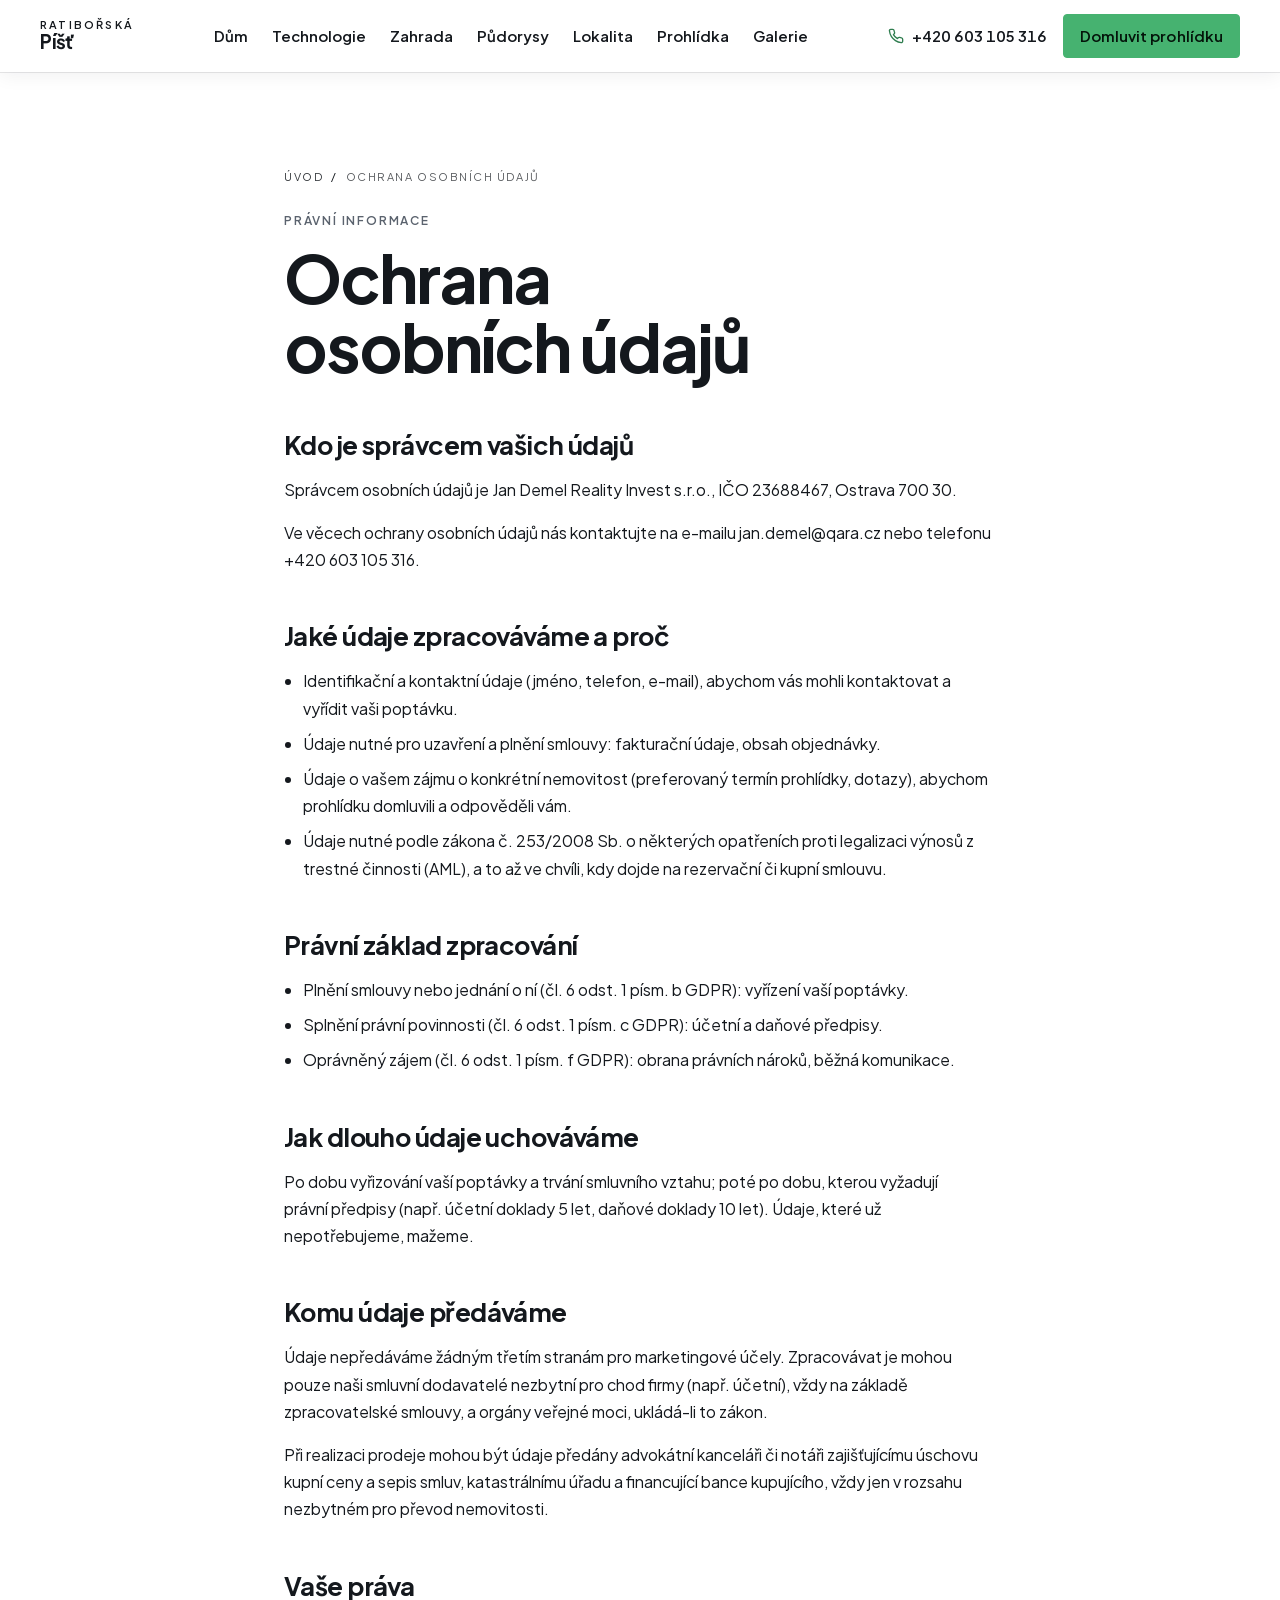
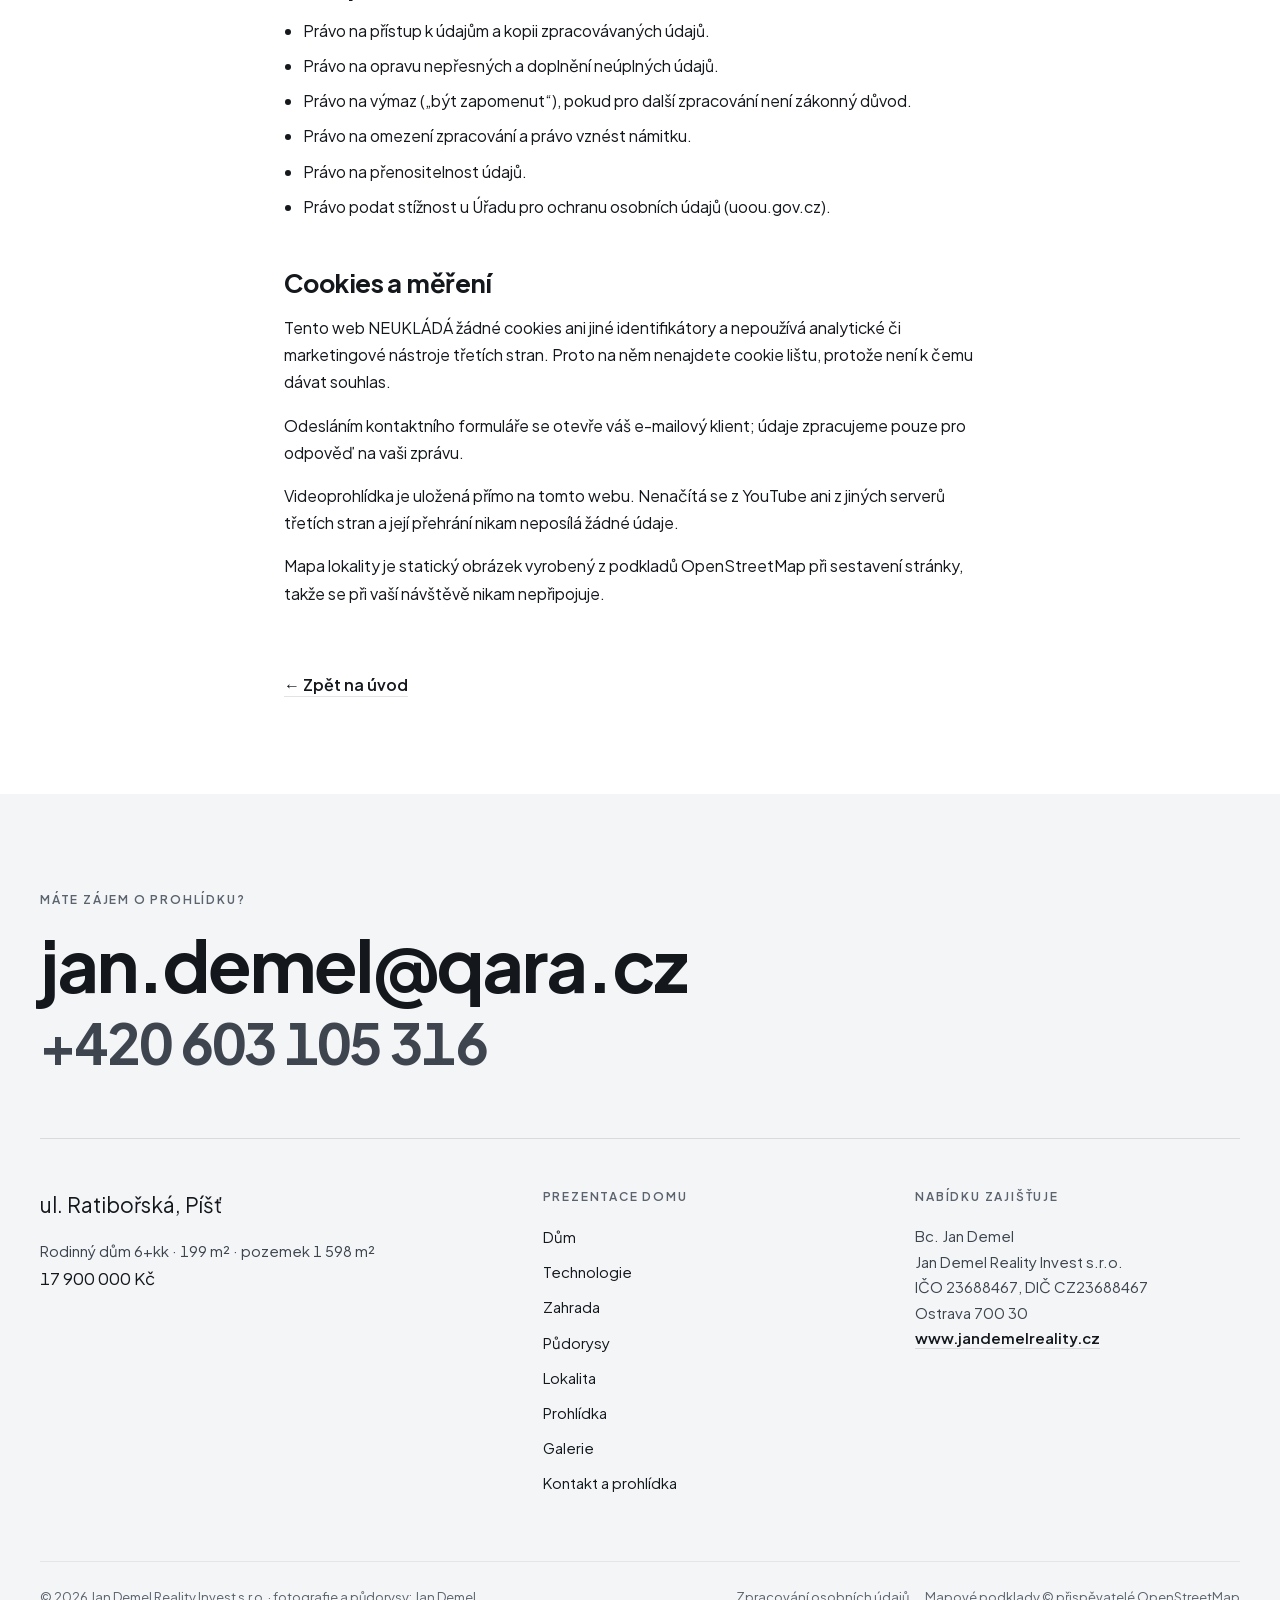
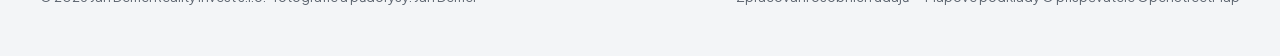
<file: gdpr/index.html>
<!DOCTYPE html><html lang="cs" class="__variable_16fca7"><head><meta charSet="utf-8"/><meta name="viewport" content="width=device-width, initial-scale=1"/><link rel="preload" href="/_next/static/media/636a5ac981f94f8b-s.p.woff2" as="font" crossorigin="" type="font/woff2"/><link rel="preload" href="/_next/static/media/9e7b0a821b9dfcb4-s.p.woff2" as="font" crossorigin="" type="font/woff2"/><link rel="stylesheet" href="/_next/static/css/69e569d6792d89de.css" data-precedence="next"/><link rel="preload" as="script" fetchPriority="low" href="/_next/static/chunks/webpack-942147bb2adf8cbd.js"/><script src="/_next/static/chunks/4bd1b696-76baf09600044167.js" async=""></script><script src="/_next/static/chunks/517-ddfb8d779c1d2687.js" async=""></script><script src="/_next/static/chunks/main-app-d44d0b83e8bdde51.js" async=""></script><script src="/_next/static/chunks/app/layout-d1fbf93bfc1b4f85.js" async=""></script><script src="/_next/static/chunks/377-e68f9656bb9e04a2.js" async=""></script><script src="/_next/static/chunks/190-6b8f16ffca6d8366.js" async=""></script><script src="/_next/static/chunks/app/gdpr/page-a26856a9e7be79f3.js" async=""></script><meta name="next-size-adjust" content=""/><meta name="theme-color" content="#FFFFFF"/><meta name="color-scheme" content="light"/><title>Ochrana osobních údajů | Jan Demel Reality Invest s.r.o.</title><meta name="description" content="Jak Jan Demel Reality Invest s.r.o. nakládá s osobními údaji, jaká máte práva a na koho se obrátit. Tento web neukládá cookies."/><meta property="og:title" content="Rodinný dům 6+kk s bazénem | Píšť, ul. Ratibořská"/><meta property="og:description" content="Soukromé rodinné sídlo na pozemku 1 598 m² s bazénem, fotovoltaikou a dvěma terasami. 17 900 000 Kč."/><meta property="og:locale" content="cs_CZ"/><meta property="og:type" content="website"/><meta name="twitter:card" content="summary"/><meta name="twitter:title" content="Rodinný dům 6+kk s bazénem | Píšť, ul. Ratibořská"/><meta name="twitter:description" content="Soukromé rodinné sídlo na pozemku 1 598 m² s bazénem, fotovoltaikou a dvěma terasami. 17 900 000 Kč."/><script src="/_next/static/chunks/polyfills-42372ed130431b0a.js" noModule=""></script></head><body><script type="application/ld+json">{"@context":"https://schema.org","@graph":[{"@type":"RealEstateListing","name":"Prodej rodinného domu 6+kk, ul. Ratibořská, Píšť","description":"Rodinný dům 6+kk s bazénem, fotovoltaikou a pozemkem 1 598 m² v obci Píšť.","offers":{"@type":"Offer","price":17900000,"priceCurrency":"CZK","availability":"https://schema.org/InStock","seller":{"@id":"#makler"}},"about":{"@type":"SingleFamilyResidence","name":"Rodinný dům 6+kk, Píšť","numberOfRooms":6,"numberOfBathroomsTotal":2,"floorSize":{"@type":"QuantitativeValue","value":199,"unitCode":"MTK"},"address":{"@type":"PostalAddress","streetAddress":"Ratibořská","addressLocality":"Píšť","postalCode":"747 18","addressCountry":"CZ"},"geo":{"@type":"GeoCoordinates","latitude":49.979254,"longitude":18.195084}}},{"@type":"RealEstateAgent","@id":"#makler","name":"Jan Demel Reality","legalName":"Jan Demel Reality Invest s.r.o.","telephone":"+420603105316","email":"jan.demel@qara.cz","url":"https://www.jandemelreality.cz","image":"https://ratiborska.jandemelreality.cz/images/makler-jan-demel.jpg","identifier":"23688467","vatID":"CZ23688467","address":{"@type":"PostalAddress","addressLocality":"Ostrava","postalCode":"700 30","addressRegion":"Moravskoslezský kraj","addressCountry":"CZ"},"areaServed":{"@type":"Place","name":"Ostrava a okolí, Moravskoslezský kraj"},"employee":{"@type":"Person","name":"Bc. Jan Demel","jobTitle":"Realitní makléř","telephone":"+420603105316","email":"jan.demel@qara.cz","image":"https://ratiborska.jandemelreality.cz/images/makler-jan-demel.jpg","worksFor":{"@id":"#makler"}}}]}</script><a href="#obsah" class="skip-link">Přeskočit na obsah</a><header class="hlavicka-plna" style="position:fixed;top:0;left:0;right:0;z-index:50;transform:translateY(0);transition:transform 300ms var(--ease-panel), background-color 240ms var(--ease-vstup), box-shadow 240ms var(--ease-vstup), color 240ms var(--ease-vstup);background:#FFFFFF;box-shadow:0 1px 0 rgba(20,24,29,0.10), 0 4px 18px rgba(20,24,29,0.06);color:var(--ink)"><div class="wrap-siroky hlavicka-vnitrek" style="position:relative"><a style="display:flex;align-items:center;gap:var(--sp-3);text-decoration:none;color:inherit" href="/"><span class="znacka-text"><span class="mono" style="font-size:11px;letter-spacing:0.2em">Ratibořská</span><span style="font-family:var(--ff-display);font-size:19px;font-weight:700;letter-spacing:-0.01em">Píšť</span></span></a><nav class="nav-odkazy desktop-nav" aria-label="Hlavní navigace"><a href="/dum/">Dům</a><a href="/technologie/">Technologie</a><a href="/zahrada/">Zahrada</a><a href="/pudorysy/">Půdorysy</a><a href="/lokalita/">Lokalita</a><a href="/prohlidka/">Prohlídka</a><a href="/galerie/">Galerie</a></nav><div class="desktop-nav nav-akce"><a href="tel:+420603105316" class="nav-tel tnum"><svg xmlns="http://www.w3.org/2000/svg" width="16" height="16" viewBox="0 0 24 24" fill="none" stroke="currentColor" stroke-width="2" stroke-linecap="round" stroke-linejoin="round" class="lucide lucide-phone" aria-hidden="true"><path d="M22 16.92v3a2 2 0 0 1-2.18 2 19.79 19.79 0 0 1-8.63-3.07 19.5 19.5 0 0 1-6-6 19.79 19.79 0 0 1-3.07-8.67A2 2 0 0 1 4.11 2h3a2 2 0 0 1 2 1.72 12.84 12.84 0 0 0 .7 2.81 2 2 0 0 1-.45 2.11L8.09 9.91a16 16 0 0 0 6 6l1.27-1.27a2 2 0 0 1 2.11-.45 12.84 12.84 0 0 0 2.81.7A2 2 0 0 1 22 16.92z"></path></svg>+420 603 105 316</a><a class="btn btn-hlavni" style="min-height:44px;padding:8px 16px;font-size:15px;text-shadow:none" href="/kontakt/">Domluvit prohlídku</a></div><button type="button" class="hamburger btn btn-druhy" aria-expanded="false" aria-controls="mobilni-menu" style="min-height:44px;padding:8px 16px;color:inherit;background:#FFFFFF;border-color:var(--line);text-shadow:none"><svg xmlns="http://www.w3.org/2000/svg" width="18" height="18" viewBox="0 0 24 24" fill="none" stroke="currentColor" stroke-width="2" stroke-linecap="round" stroke-linejoin="round" class="lucide lucide-menu" aria-hidden="true"><line x1="4" x2="20" y1="12" y2="12"></line><line x1="4" x2="20" y1="6" y2="6"></line><line x1="4" x2="20" y1="18" y2="18"></line></svg><span style="font-size:14px">Menu</span></button></div></header><main id="obsah" style="max-width:72ch;margin:0 auto;padding:calc(72px + var(--sp-9)) var(--gutter) var(--sp-9)"><nav aria-label="Drobečková navigace" class="drobecky"><ol><li><a href="/">Úvod</a></li><li aria-hidden="true">/</li><li aria-current="page">Ochrana osobních údajů</li></ol></nav><p class="mono nadtitul" style="margin-top:var(--sp-5)">Právní informace</p><h1 class="display h-1" style="margin:var(--sp-3) 0 var(--sp-7)">Ochrana osobních údajů</h1><section style="margin-bottom:var(--sp-7)"><h2 class="display h-3" style="margin-bottom:var(--sp-4)">Kdo je správcem vašich údajů</h2><p style="margin-bottom:var(--sp-4)">Správcem osobních údajů je Jan Demel Reality Invest s.r.o., IČO 23688467, Ostrava 700 30.</p><p style="margin-bottom:var(--sp-4)">Ve věcech ochrany osobních údajů nás kontaktujte na e-mailu jan.demel@qara.cz nebo telefonu +420 603 105 316.</p></section><section style="margin-bottom:var(--sp-7)"><h2 class="display h-3" style="margin-bottom:var(--sp-4)">Jaké údaje zpracováváme a proč</h2><ul style="margin:0;padding-left:1.2em;display:grid;gap:var(--sp-2)"><li>Identifikační a kontaktní údaje (jméno, telefon, e-mail), abychom vás mohli kontaktovat a vyřídit vaši poptávku.</li><li>Údaje nutné pro uzavření a plnění smlouvy: fakturační údaje, obsah objednávky.</li><li>Údaje o vašem zájmu o konkrétní nemovitost (preferovaný termín prohlídky, dotazy), abychom prohlídku domluvili a odpověděli vám.</li><li>Údaje nutné podle zákona č. 253/2008 Sb. o některých opatřeních proti legalizaci výnosů z trestné činnosti (AML), a to až ve chvíli, kdy dojde na rezervační či kupní smlouvu.</li></ul></section><section style="margin-bottom:var(--sp-7)"><h2 class="display h-3" style="margin-bottom:var(--sp-4)">Právní základ zpracování</h2><ul style="margin:0;padding-left:1.2em;display:grid;gap:var(--sp-2)"><li>Plnění smlouvy nebo jednání o ní (čl. 6 odst. 1 písm. b GDPR): vyřízení vaší poptávky.</li><li>Splnění právní povinnosti (čl. 6 odst. 1 písm. c GDPR): účetní a daňové předpisy.</li><li>Oprávněný zájem (čl. 6 odst. 1 písm. f GDPR): obrana právních nároků, běžná komunikace.</li></ul></section><section style="margin-bottom:var(--sp-7)"><h2 class="display h-3" style="margin-bottom:var(--sp-4)">Jak dlouho údaje uchováváme</h2><p style="margin-bottom:var(--sp-4)">Po dobu vyřizování vaší poptávky a trvání smluvního vztahu; poté po dobu, kterou vyžadují právní předpisy (např. účetní doklady 5 let, daňové doklady 10 let). Údaje, které už nepotřebujeme, mažeme.</p></section><section style="margin-bottom:var(--sp-7)"><h2 class="display h-3" style="margin-bottom:var(--sp-4)">Komu údaje předáváme</h2><p style="margin-bottom:var(--sp-4)">Údaje nepředáváme žádným třetím stranám pro marketingové účely. Zpracovávat je mohou pouze naši smluvní dodavatelé nezbytní pro chod firmy (např. účetní), vždy na základě zpracovatelské smlouvy, a orgány veřejné moci, ukládá-li to zákon.</p><p style="margin-bottom:var(--sp-4)">Při realizaci prodeje mohou být údaje předány advokátní kanceláři či notáři zajišťujícímu úschovu kupní ceny a sepis smluv, katastrálnímu úřadu a financující bance kupujícího, vždy jen v rozsahu nezbytném pro převod nemovitosti.</p></section><section style="margin-bottom:var(--sp-7)"><h2 class="display h-3" style="margin-bottom:var(--sp-4)">Vaše práva</h2><ul style="margin:0;padding-left:1.2em;display:grid;gap:var(--sp-2)"><li>Právo na přístup k údajům a kopii zpracovávaných údajů.</li><li>Právo na opravu nepřesných a doplnění neúplných údajů.</li><li>Právo na výmaz („být zapomenut“), pokud pro další zpracování není zákonný důvod.</li><li>Právo na omezení zpracování a právo vznést námitku.</li><li>Právo na přenositelnost údajů.</li><li>Právo podat stížnost u Úřadu pro ochranu osobních údajů (uoou.gov.cz).</li></ul></section><section style="margin-bottom:var(--sp-7)"><h2 class="display h-3" style="margin-bottom:var(--sp-4)">Cookies a měření</h2><p style="margin-bottom:var(--sp-4)">Tento web NEUKLÁDÁ žádné cookies ani jiné identifikátory a nepoužívá analytické či marketingové nástroje třetích stran. Proto na něm nenajdete cookie lištu, protože není k čemu dávat souhlas.</p><p style="margin-bottom:var(--sp-4)">Odesláním kontaktního formuláře se otevře váš e-mailový klient; údaje zpracujeme pouze pro odpověď na vaši zprávu.</p><p style="margin-bottom:var(--sp-4)">Videoprohlídka je uložená přímo na tomto webu. Nenačítá se z YouTube ani z jiných serverů třetích stran a její přehrání nikam neposílá žádné údaje.</p><p style="margin-bottom:var(--sp-4)">Mapa lokality je statický obrázek vyrobený z podkladů OpenStreetMap při sestavení stránky, takže se při vaší návštěvě nikam nepřipojuje.</p></section><p style="margin-top:var(--sp-8)"><a class="odkaz" href="/">← Zpět na úvod</a></p></main><footer class="svetla" style="padding-top:var(--sp-9);padding-bottom:var(--sp-7)"><div class="wrap-siroky"><p class="mono nadtitul" style="margin:0">Máte zájem o prohlídku?</p><a href="mailto:jan.demel@qara.cz?subject=Dotaz%20k%20domu%20ul.%20Ratibo%C5%99sk%C3%A1%2C%20P%C3%AD%C5%A1%C5%A5" class="display" style="display:block;margin-top:var(--sp-4);text-decoration:none;font-size:clamp(28px, 5.6vw, 76px);line-height:1.08;word-break:break-word">jan.demel@qara.cz</a><a href="tel:+420603105316" class="display" style="display:block;margin-top:var(--sp-2);text-decoration:none;font-size:clamp(26px, 4.4vw, 58px);line-height:1.1;color:var(--ink-2)"><span class="tnum">+420 603 105 316</span></a><div style="margin-top:var(--sp-8);margin-bottom:var(--sp-7);height:1px;background:var(--line)" aria-hidden="true"></div><div class="mrizka-4" style="display:grid;grid-template-columns:1.4fr 1fr 1fr;gap:var(--sp-7);align-items:start"><div><span style="font-family:var(--ff-display);font-size:21px">ul. Ratibořská<!-- -->, <!-- -->Píšť</span><p class="text" style="margin-top:var(--sp-4);font-size:15px">Rodinný dům<!-- --> <!-- -->6+kk<!-- --> · <span class="tnum">199<!-- --> m²</span> ·<!-- --> <!-- -->pozemek <span class="tnum">1 598<!-- --> m²</span><br/><span class="tnum" style="color:var(--ink);font-size:17px">17 900 000 Kč</span></p></div><div><p class="mono nadtitul" style="margin-bottom:var(--sp-4)">Prezentace domu</p><ul style="list-style:none;margin:0;padding:0;display:grid;gap:var(--sp-2)"><li><a style="text-decoration:none;font-size:15px" href="/dum/">Dům</a></li><li><a style="text-decoration:none;font-size:15px" href="/technologie/">Technologie</a></li><li><a style="text-decoration:none;font-size:15px" href="/zahrada/">Zahrada</a></li><li><a style="text-decoration:none;font-size:15px" href="/pudorysy/">Půdorysy</a></li><li><a style="text-decoration:none;font-size:15px" href="/lokalita/">Lokalita</a></li><li><a style="text-decoration:none;font-size:15px" href="/prohlidka/">Prohlídka</a></li><li><a style="text-decoration:none;font-size:15px" href="/galerie/">Galerie</a></li><li><a style="text-decoration:none;font-size:15px" href="/kontakt/">Kontakt a prohlídka</a></li></ul></div><div><p class="mono nadtitul" style="margin-bottom:var(--sp-4)">Nabídku zajišťuje</p><p style="font-size:15px;line-height:1.7;color:var(--ink-2)">Bc. Jan Demel<br/>Jan Demel Reality Invest s.r.o.<br/><span class="tnum">IČO <!-- -->23688467</span>, <span class="tnum">DIČ <!-- -->CZ23688467</span><br/>Ostrava 700 30<br/><a href="https://www.jandemelreality.cz" target="_blank" rel="noopener noreferrer" class="odkaz">www.jandemelreality.cz</a></p></div></div><div style="margin-top:var(--sp-8);padding-top:var(--sp-5);border-top:1px solid var(--line-2);display:flex;flex-wrap:wrap;gap:var(--sp-4);justify-content:space-between;font-size:13px;color:var(--muted)"><span>© <!-- -->2026<!-- --> <!-- -->Jan Demel Reality Invest s.r.o.<!-- --> · fotografie a půdorysy: <!-- -->Jan Demel</span><span style="display:flex;gap:var(--sp-4);flex-wrap:wrap"><a style="text-decoration:none" href="/gdpr/">Zpracování osobních údajů</a><span>Mapové podklady © přispěvatelé OpenStreetMap</span></span></div></div></footer><script src="/_next/static/chunks/webpack-942147bb2adf8cbd.js" async=""></script><script>(self.__next_f=self.__next_f||[]).push([0])</script><script>self.__next_f.push([1,"1:\"$Sreact.fragment\"\n3:I[651,[\"177\",\"static/chunks/app/layout-d1fbf93bfc1b4f85.js\"],\"default\"]\n4:I[5244,[],\"\"]\n5:I[3866,[],\"\"]\n6:I[190,[\"377\",\"static/chunks/377-e68f9656bb9e04a2.js\",\"190\",\"static/chunks/190-6b8f16ffca6d8366.js\",\"990\",\"static/chunks/app/gdpr/page-a26856a9e7be79f3.js\"],\"default\"]\n7:I[8173,[\"377\",\"static/chunks/377-e68f9656bb9e04a2.js\",\"190\",\"static/chunks/190-6b8f16ffca6d8366.js\",\"990\",\"static/chunks/app/gdpr/page-a26856a9e7be79f3.js\"],\"\"]\n8:I[6213,[],\"OutletBoundary\"]\na:I[6213,[],\"MetadataBoundary\"]\nc:I[6213,[],\"ViewportBoundary\"]\ne:I[4835,[],\"\"]\n:HL[\"/_next/static/media/636a5ac981f94f8b-s.p.woff2\",\"font\",{\"crossOrigin\":\"\",\"type\":\"font/woff2\"}]\n:HL[\"/_next/static/media/9e7b0a821b9dfcb4-s.p.woff2\",\"font\",{\"crossOrigin\":\"\",\"type\":\"font/woff2\"}]\n:HL[\"/_next/static/css/69e569d6792d89de.css\",\"style\"]\n2:T638,{\"@context\":\"https://schema.org\",\"@graph\":[{\"@type\":\"RealEstateListing\",\"name\":\"Prodej rodinného domu 6+kk, ul. Ratibořská, Píšť\",\"description\":\"Rodinný dům 6+kk s bazénem, fotovoltaikou a pozemkem 1 598 m² v obci Píšť.\",\"offers\":{\"@type\":\"Offer\",\"price\":17900000,\"priceCurrency\":\"CZK\",\"availability\":\"https://schema.org/InStock\",\"seller\":{\"@id\":\"#makler\"}},\"about\":{\"@type\":\"SingleFamilyResidence\",\"name\":\"Rodinný dům 6+kk, Píšť\",\"numberOfRooms\":6,\"numberOfBathroomsTotal\":2,\"floorSize\":{\"@type\":\"QuantitativeValue\",\"value\":199,\"unitCode\":\"MTK\"},\"address\":{\"@type\":\"PostalAddress\",\"streetAddress\":\"Ratibořská\",\"addressLocality\":\"Píšť\",\"postalCode\":\"747 18\",\"addressCountry\":\"CZ\"},\"geo\":{\"@type\":\"GeoCoordinates\",\"latitude\":49.979254,\"longitude\":18.195084}}},{\"@type\":\"RealEstateAgent\",\"@id\":\"#makler\",\"name\":\"Jan Demel Reality\",\"legalName\":\"Jan Demel Reality Invest s.r.o.\",\"telephone\":\"+420603105316\",\"email\":\"jan.demel@qara.cz\",\"url\":\"https://www.jandemelreality.cz\",\"image\":\"https://ratiborska.jandemelreality.cz/images/makler-jan-demel.jpg\",\"identifier\":\"23688467\",\"vatID\":\"CZ23688467\",\"address\":{\"@type\":\"PostalAddress\",\"addressLocality\":\"Ostrava\",\"postalCode\":\"700 30\",\"addressRegion\":\""])</script><script>self.__next_f.push([1,"Moravskoslezský kraj\",\"addressCountry\":\"CZ\"},\"areaServed\":{\"@type\":\"Place\",\"name\":\"Ostrava a okolí, Moravskoslezský kraj\"},\"employee\":{\"@type\":\"Person\",\"name\":\"Bc. Jan Demel\",\"jobTitle\":\"Realitní makléř\",\"telephone\":\"+420603105316\",\"email\":\"jan.demel@qara.cz\",\"image\":\"https://ratiborska.jandemelreality.cz/images/makler-jan-demel.jpg\",\"worksFor\":{\"@id\":\"#makler\"}}}]}"])</script><script>self.__next_f.push([1,"0:{\"P\":null,\"b\":\"gho_uWbkbsz3_7Cwo30xr\",\"p\":\"\",\"c\":[\"\",\"gdpr\",\"\"],\"i\":false,\"f\":[[[\"\",{\"children\":[\"gdpr\",{\"children\":[\"__PAGE__\",{}]}]},\"$undefined\",\"$undefined\",true],[\"\",[\"$\",\"$1\",\"c\",{\"children\":[[[\"$\",\"link\",\"0\",{\"rel\":\"stylesheet\",\"href\":\"/_next/static/css/69e569d6792d89de.css\",\"precedence\":\"next\",\"crossOrigin\":\"$undefined\",\"nonce\":\"$undefined\"}]],[\"$\",\"html\",null,{\"lang\":\"cs\",\"className\":\"__variable_16fca7\",\"children\":[\"$\",\"body\",null,{\"children\":[[\"$\",\"script\",null,{\"type\":\"application/ld+json\",\"dangerouslySetInnerHTML\":{\"__html\":\"$2\"}}],[\"$\",\"$L3\",null,{}],[\"$\",\"$L4\",null,{\"parallelRouterKey\":\"children\",\"segmentPath\":[\"children\"],\"error\":\"$undefined\",\"errorStyles\":\"$undefined\",\"errorScripts\":\"$undefined\",\"template\":[\"$\",\"$L5\",null,{}],\"templateStyles\":\"$undefined\",\"templateScripts\":\"$undefined\",\"notFound\":[[],[[\"$\",\"title\",null,{\"children\":\"404: This page could not be found.\"}],[\"$\",\"div\",null,{\"style\":{\"fontFamily\":\"system-ui,\\\"Segoe UI\\\",Roboto,Helvetica,Arial,sans-serif,\\\"Apple Color Emoji\\\",\\\"Segoe UI Emoji\\\"\",\"height\":\"100vh\",\"textAlign\":\"center\",\"display\":\"flex\",\"flexDirection\":\"column\",\"alignItems\":\"center\",\"justifyContent\":\"center\"},\"children\":[\"$\",\"div\",null,{\"children\":[[\"$\",\"style\",null,{\"dangerouslySetInnerHTML\":{\"__html\":\"body{color:#000;background:#fff;margin:0}.next-error-h1{border-right:1px solid rgba(0,0,0,.3)}@media (prefers-color-scheme:dark){body{color:#fff;background:#000}.next-error-h1{border-right:1px solid rgba(255,255,255,.3)}}\"}}],[\"$\",\"h1\",null,{\"className\":\"next-error-h1\",\"style\":{\"display\":\"inline-block\",\"margin\":\"0 20px 0 0\",\"padding\":\"0 23px 0 0\",\"fontSize\":24,\"fontWeight\":500,\"verticalAlign\":\"top\",\"lineHeight\":\"49px\"},\"children\":404}],[\"$\",\"div\",null,{\"style\":{\"display\":\"inline-block\"},\"children\":[\"$\",\"h2\",null,{\"style\":{\"fontSize\":14,\"fontWeight\":400,\"lineHeight\":\"49px\",\"margin\":0},\"children\":\"This page could not be found.\"}]}]]}]}]]],\"forbidden\":\"$undefined\",\"unauthorized\":\"$undefined\"}]]}]}]]}],{\"children\":[\"gdpr\",[\"$\",\"$1\",\"c\",{\"children\":[null,[\"$\",\"$L4\",null,{\"parallelRouterKey\":\"children\",\"segmentPath\":[\"children\",\"gdpr\",\"children\"],\"error\":\"$undefined\",\"errorStyles\":\"$undefined\",\"errorScripts\":\"$undefined\",\"template\":[\"$\",\"$L5\",null,{}],\"templateStyles\":\"$undefined\",\"templateScripts\":\"$undefined\",\"notFound\":\"$undefined\",\"forbidden\":\"$undefined\",\"unauthorized\":\"$undefined\"}]]}],{\"children\":[\"__PAGE__\",[\"$\",\"$1\",\"c\",{\"children\":[[[\"$\",\"$L6\",null,{\"pevna\":true}],[\"$\",\"main\",null,{\"id\":\"obsah\",\"style\":{\"maxWidth\":\"72ch\",\"margin\":\"0 auto\",\"padding\":\"calc(72px + var(--sp-9)) var(--gutter) var(--sp-9)\"},\"children\":[[\"$\",\"nav\",null,{\"aria-label\":\"Drobečková navigace\",\"className\":\"drobecky\",\"children\":[\"$\",\"ol\",null,{\"children\":[[\"$\",\"li\",null,{\"children\":[\"$\",\"$L7\",null,{\"href\":\"/\",\"children\":\"Úvod\"}]}],[\"$\",\"li\",null,{\"aria-hidden\":\"true\",\"children\":\"/\"}],[\"$\",\"li\",null,{\"aria-current\":\"page\",\"children\":\"Ochrana osobních údajů\"}]]}]}],[\"$\",\"p\",null,{\"className\":\"mono nadtitul\",\"style\":{\"marginTop\":\"var(--sp-5)\"},\"children\":\"Právní informace\"}],[\"$\",\"h1\",null,{\"className\":\"display h-1\",\"style\":{\"margin\":\"var(--sp-3) 0 var(--sp-7)\"},\"children\":\"Ochrana osobních údajů\"}],[[\"$\",\"section\",\"Kdo je správcem vašich údajů\",{\"style\":{\"marginBottom\":\"var(--sp-7)\"},\"children\":[[\"$\",\"h2\",null,{\"className\":\"display h-3\",\"style\":{\"marginBottom\":\"var(--sp-4)\"},\"children\":\"Kdo je správcem vašich údajů\"}],[[\"$\",\"p\",\"Správcem osobních údajů \",{\"style\":{\"marginBottom\":\"var(--sp-4)\"},\"children\":\"Správcem osobních údajů je Jan Demel Reality Invest s.r.o., IČO 23688467, Ostrava 700 30.\"}],[\"$\",\"p\",\"Ve věcech ochrany osobní\",{\"style\":{\"marginBottom\":\"var(--sp-4)\"},\"children\":\"Ve věcech ochrany osobních údajů nás kontaktujte na e-mailu jan.demel@qara.cz nebo telefonu +420 603 105 316.\"}]],false]}],[\"$\",\"section\",\"Jaké údaje zpracováváme a proč\",{\"style\":{\"marginBottom\":\"var(--sp-7)\"},\"children\":[[\"$\",\"h2\",null,{\"className\":\"display h-3\",\"style\":{\"marginBottom\":\"var(--sp-4)\"},\"children\":\"Jaké údaje zpracováváme a proč\"}],false,[\"$\",\"ul\",null,{\"style\":{\"margin\":0,\"paddingLeft\":\"1.2em\",\"display\":\"grid\",\"gap\":\"var(--sp-2)\"},\"children\":[[\"$\",\"li\",\"Identifikační a kontaktn\",{\"children\":\"Identifikační a kontaktní údaje (jméno, telefon, e-mail), abychom vás mohli kontaktovat a vyřídit vaši poptávku.\"}],[\"$\",\"li\",\"Údaje nutné pro uzavření\",{\"children\":\"Údaje nutné pro uzavření a plnění smlouvy: fakturační údaje, obsah objednávky.\"}],[\"$\",\"li\",\"Údaje o vašem zájmu o ko\",{\"children\":\"Údaje o vašem zájmu o konkrétní nemovitost (preferovaný termín prohlídky, dotazy), abychom prohlídku domluvili a odpověděli vám.\"}],[\"$\",\"li\",\"Údaje nutné podle zákona\",{\"children\":\"Údaje nutné podle zákona č. 253/2008 Sb. o některých opatřeních proti legalizaci výnosů z trestné činnosti (AML), a to až ve chvíli, kdy dojde na rezervační či kupní smlouvu.\"}]]}]]}],[\"$\",\"section\",\"Právní základ zpracování\",{\"style\":{\"marginBottom\":\"var(--sp-7)\"},\"children\":[[\"$\",\"h2\",null,{\"className\":\"display h-3\",\"style\":{\"marginBottom\":\"var(--sp-4)\"},\"children\":\"Právní základ zpracování\"}],false,[\"$\",\"ul\",null,{\"style\":{\"margin\":0,\"paddingLeft\":\"1.2em\",\"display\":\"grid\",\"gap\":\"var(--sp-2)\"},\"children\":[[\"$\",\"li\",\"Plnění smlouvy nebo jedn\",{\"children\":\"Plnění smlouvy nebo jednání o ní (čl. 6 odst. 1 písm. b GDPR): vyřízení vaší poptávky.\"}],[\"$\",\"li\",\"Splnění právní povinnost\",{\"children\":\"Splnění právní povinnosti (čl. 6 odst. 1 písm. c GDPR): účetní a daňové předpisy.\"}],[\"$\",\"li\",\"Oprávněný zájem (čl. 6 o\",{\"children\":\"Oprávněný zájem (čl. 6 odst. 1 písm. f GDPR): obrana právních nároků, běžná komunikace.\"}]]}]]}],[\"$\",\"section\",\"Jak dlouho údaje uchováváme\",{\"style\":{\"marginBottom\":\"var(--sp-7)\"},\"children\":[[\"$\",\"h2\",null,{\"className\":\"display h-3\",\"style\":{\"marginBottom\":\"var(--sp-4)\"},\"children\":\"Jak dlouho údaje uchováváme\"}],[[\"$\",\"p\",\"Po dobu vyřizování vaší \",{\"style\":{\"marginBottom\":\"var(--sp-4)\"},\"children\":\"Po dobu vyřizování vaší poptávky a trvání smluvního vztahu; poté po dobu, kterou vyžadují právní předpisy (např. účetní doklady 5 let, daňové doklady 10 let). Údaje, které už nepotřebujeme, mažeme.\"}]],false]}],[\"$\",\"section\",\"Komu údaje předáváme\",{\"style\":{\"marginBottom\":\"var(--sp-7)\"},\"children\":[[\"$\",\"h2\",null,{\"className\":\"display h-3\",\"style\":{\"marginBottom\":\"var(--sp-4)\"},\"children\":\"Komu údaje předáváme\"}],[[\"$\",\"p\",\"Údaje nepředáváme žádným\",{\"style\":{\"marginBottom\":\"var(--sp-4)\"},\"children\":\"Údaje nepředáváme žádným třetím stranám pro marketingové účely. Zpracovávat je mohou pouze naši smluvní dodavatelé nezbytní pro chod firmy (např. účetní), vždy na základě zpracovatelské smlouvy, a orgány veřejné moci, ukládá-li to zákon.\"}],[\"$\",\"p\",\"Při realizaci prodeje mo\",{\"style\":{\"marginBottom\":\"var(--sp-4)\"},\"children\":\"Při realizaci prodeje mohou být údaje předány advokátní kanceláři či notáři zajišťujícímu úschovu kupní ceny a sepis smluv, katastrálnímu úřadu a financující bance kupujícího, vždy jen v rozsahu nezbytném pro převod nemovitosti.\"}]],false]}],[\"$\",\"section\",\"Vaše práva\",{\"style\":{\"marginBottom\":\"var(--sp-7)\"},\"children\":[[\"$\",\"h2\",null,{\"className\":\"display h-3\",\"style\":{\"marginBottom\":\"var(--sp-4)\"},\"children\":\"Vaše práva\"}],false,[\"$\",\"ul\",null,{\"style\":{\"margin\":0,\"paddingLeft\":\"1.2em\",\"display\":\"grid\",\"gap\":\"var(--sp-2)\"},\"children\":[[\"$\",\"li\",\"Právo na přístup k údajů\",{\"children\":\"Právo na přístup k údajům a kopii zpracovávaných údajů.\"}],[\"$\",\"li\",\"Právo na opravu nepřesný\",{\"children\":\"Právo na opravu nepřesných a doplnění neúplných údajů.\"}],[\"$\",\"li\",\"Právo na výmaz („být zap\",{\"children\":\"Právo na výmaz („být zapomenut“), pokud pro další zpracování není zákonný důvod.\"}],[\"$\",\"li\",\"Právo na omezení zpracov\",{\"children\":\"Právo na omezení zpracování a právo vznést námitku.\"}],[\"$\",\"li\",\"Právo na přenositelnost \",{\"children\":\"Právo na přenositelnost údajů.\"}],[\"$\",\"li\",\"Právo podat stížnost u Ú\",{\"children\":\"Právo podat stížnost u Úřadu pro ochranu osobních údajů (uoou.gov.cz).\"}]]}]]}],[\"$\",\"section\",\"Cookies a měření\",{\"style\":{\"marginBottom\":\"var(--sp-7)\"},\"children\":[[\"$\",\"h2\",null,{\"className\":\"display h-3\",\"style\":{\"marginBottom\":\"var(--sp-4)\"},\"children\":\"Cookies a měření\"}],[[\"$\",\"p\",\"Tento web NEUKLÁDÁ žádné\",{\"style\":{\"marginBottom\":\"var(--sp-4)\"},\"children\":\"Tento web NEUKLÁDÁ žádné cookies ani jiné identifikátory a nepoužívá analytické či marketingové nástroje třetích stran. Proto na něm nenajdete cookie lištu, protože není k čemu dávat souhlas.\"}],[\"$\",\"p\",\"Odesláním kontaktního fo\",{\"style\":{\"marginBottom\":\"var(--sp-4)\"},\"children\":\"Odesláním kontaktního formuláře se otevře váš e-mailový klient; údaje zpracujeme pouze pro odpověď na vaši zprávu.\"}],[\"$\",\"p\",\"Videoprohlídka je uložen\",{\"style\":{\"marginBottom\":\"var(--sp-4)\"},\"children\":\"Videoprohlídka je uložená přímo na tomto webu. Nenačítá se z YouTube ani z jiných serverů třetích stran a její přehrání nikam neposílá žádné údaje.\"}],[\"$\",\"p\",\"Mapa lokality je statick\",{\"style\":{\"marginBottom\":\"var(--sp-4)\"},\"children\":\"Mapa lokality je statický obrázek vyrobený z podkladů OpenStreetMap při sestavení stránky, takže se při vaší návštěvě nikam nepřipojuje.\"}]],false]}]],[\"$\",\"p\",null,{\"style\":{\"marginTop\":\"var(--sp-8)\"},\"children\":[\"$\",\"$L7\",null,{\"className\":\"odkaz\",\"href\":\"/\",\"children\":\"← Zpět na úvod\"}]}]]}],[\"$\",\"footer\",null,{\"className\":\"svetla\",\"style\":{\"paddingTop\":\"var(--sp-9)\",\"paddingBottom\":\"var(--sp-7)\"},\"children\":[\"$\",\"div\",null,{\"className\":\"wrap-siroky\",\"children\":[[\"$\",\"p\",null,{\"className\":\"mono nadtitul\",\"style\":{\"margin\":0},\"children\":\"Máte zájem o prohlídku?\"}],[\"$\",\"a\",null,{\"href\":\"mailto:jan.demel@qara.cz?subject=Dotaz%20k%20domu%20ul.%20Ratibo%C5%99sk%C3%A1%2C%20P%C3%AD%C5%A1%C5%A5\",\"className\":\"display\",\"style\":{\"display\":\"block\",\"marginTop\":\"var(--sp-4)\",\"textDecoration\":\"none\",\"fontSize\":\"clamp(28px, 5.6vw, 76px)\",\"lineHeight\":1.08,\"wordBreak\":\"break-word\"},\"children\":\"jan.demel@qara.cz\"}],[\"$\",\"a\",null,{\"href\":\"tel:+420603105316\",\"className\":\"display\",\"style\":{\"display\":\"block\",\"marginTop\":\"var(--sp-2)\",\"textDecoration\":\"none\",\"fontSize\":\"clamp(26px, 4.4vw, 58px)\",\"lineHeight\":1.1,\"color\":\"var(--ink-2)\"},\"children\":[\"$\",\"span\",null,{\"className\":\"tnum\",\"children\":\"+420 603 105 316\"}]}],[\"$\",\"div\",null,{\"style\":{\"marginTop\":\"var(--sp-8)\",\"marginBottom\":\"var(--sp-7)\",\"height\":1,\"background\":\"var(--line)\"},\"aria-hidden\":\"true\"}],[\"$\",\"div\",null,{\"className\":\"mrizka-4\",\"style\":{\"display\":\"grid\",\"gridTemplateColumns\":\"1.4fr 1fr 1fr\",\"gap\":\"var(--sp-7)\",\"alignItems\":\"start\"},\"children\":[[\"$\",\"div\",null,{\"children\":[[\"$\",\"span\",null,{\"style\":{\"fontFamily\":\"var(--ff-display)\",\"fontSize\":21},\"children\":[\"ul. Ratibořská\",\", \",\"Píšť\"]}],[\"$\",\"p\",null,{\"className\":\"text\",\"style\":{\"marginTop\":\"var(--sp-4)\",\"fontSize\":15},\"children\":[\"Rodinný dům\",\" \",\"6+kk\",\" · \",[\"$\",\"span\",null,{\"className\":\"tnum\",\"children\":[199,\" m²\"]}],\" ·\",\" \",\"pozemek \",[\"$\",\"span\",null,{\"className\":\"tnum\",\"children\":[\"1 598\",\" m²\"]}],[\"$\",\"br\",null,{}],[\"$\",\"span\",null,{\"className\":\"tnum\",\"style\":{\"color\":\"var(--ink)\",\"fontSize\":17},\"children\":\"17 900 000 Kč\"}]]}]]}],[\"$\",\"div\",null,{\"children\":[[\"$\",\"p\",null,{\"className\":\"mono nadtitul\",\"style\":{\"marginBottom\":\"var(--sp-4)\"},\"children\":\"Prezentace domu\"}],[\"$\",\"ul\",null,{\"style\":{\"listStyle\":\"none\",\"margin\":0,\"padding\":0,\"display\":\"grid\",\"gap\":\"var(--sp-2)\"},\"children\":[[[\"$\",\"li\",\"/dum/\",{\"children\":[\"$\",\"$L7\",null,{\"href\":\"/dum/\",\"style\":{\"textDecoration\":\"none\",\"fontSize\":15},\"children\":\"Dům\"}]}],[\"$\",\"li\",\"/technologie/\",{\"children\":[\"$\",\"$L7\",null,{\"href\":\"/technologie/\",\"style\":{\"textDecoration\":\"none\",\"fontSize\":15},\"children\":\"Technologie\"}]}],[\"$\",\"li\",\"/zahrada/\",{\"children\":[\"$\",\"$L7\",null,{\"href\":\"/zahrada/\",\"style\":{\"textDecoration\":\"none\",\"fontSize\":15},\"children\":\"Zahrada\"}]}],[\"$\",\"li\",\"/pudorysy/\",{\"children\":[\"$\",\"$L7\",null,{\"href\":\"/pudorysy/\",\"style\":{\"textDecoration\":\"none\",\"fontSize\":15},\"children\":\"Půdorysy\"}]}],[\"$\",\"li\",\"/lokalita/\",{\"children\":[\"$\",\"$L7\",null,{\"href\":\"/lokalita/\",\"style\":{\"textDecoration\":\"none\",\"fontSize\":15},\"children\":\"Lokalita\"}]}],[\"$\",\"li\",\"/prohlidka/\",{\"children\":[\"$\",\"$L7\",null,{\"href\":\"/prohlidka/\",\"style\":{\"textDecoration\":\"none\",\"fontSize\":15},\"children\":\"Prohlídka\"}]}]],[\"$\",\"li\",null,{\"children\":[\"$\",\"$L7\",null,{\"href\":\"/galerie/\",\"style\":{\"textDecoration\":\"none\",\"fontSize\":15},\"children\":\"Galerie\"}]}],[\"$\",\"li\",null,{\"children\":[\"$\",\"$L7\",null,{\"href\":\"/kontakt/\",\"style\":{\"textDecoration\":\"none\",\"fontSize\":15},\"children\":\"Kontakt a prohlídka\"}]}]]}]]}],[\"$\",\"div\",null,{\"children\":[[\"$\",\"p\",null,{\"className\":\"mono nadtitul\",\"style\":{\"marginBottom\":\"var(--sp-4)\"},\"children\":\"Nabídku zajišťuje\"}],[\"$\",\"p\",null,{\"style\":{\"fontSize\":15,\"lineHeight\":1.7,\"color\":\"var(--ink-2)\"},\"children\":[\"Bc. Jan Demel\",[\"$\",\"br\",null,{}],\"Jan Demel Reality Invest s.r.o.\",[\"$\",\"br\",null,{}],[\"$\",\"span\",null,{\"className\":\"tnum\",\"children\":[\"IČO \",\"23688467\"]}],\", \",[\"$\",\"span\",null,{\"className\":\"tnum\",\"children\":[\"DIČ \",\"CZ23688467\"]}],[\"$\",\"br\",null,{}],\"Ostrava 700 30\",[\"$\",\"br\",null,{}],[\"$\",\"a\",null,{\"href\":\"https://www.jandemelreality.cz\",\"target\":\"_blank\",\"rel\":\"noopener noreferrer\",\"className\":\"odkaz\",\"children\":\"www.jandemelreality.cz\"}]]}]]}]]}],[\"$\",\"div\",null,{\"style\":{\"marginTop\":\"var(--sp-8)\",\"paddingTop\":\"var(--sp-5)\",\"borderTop\":\"1px solid var(--line-2)\",\"display\":\"flex\",\"flexWrap\":\"wrap\",\"gap\":\"var(--sp-4)\",\"justifyContent\":\"space-between\",\"fontSize\":13,\"color\":\"var(--muted)\"},\"children\":[[\"$\",\"span\",null,{\"children\":[\"© \",2026,\" \",\"Jan Demel Reality Invest s.r.o.\",\" · fotografie a půdorysy: \",\"Jan Demel\"]}],[\"$\",\"span\",null,{\"style\":{\"display\":\"flex\",\"gap\":\"var(--sp-4)\",\"flexWrap\":\"wrap\"},\"children\":[[\"$\",\"$L7\",null,{\"href\":\"/gdpr/\",\"style\":{\"textDecoration\":\"none\"},\"children\":\"Zpracování osobních údajů\"}],[\"$\",\"span\",null,{\"children\":\"Mapové podklady © přispěvatelé OpenStreetMap\"}]]}]]}]]}]}]],null,[\"$\",\"$L8\",null,{\"children\":\"$L9\"}]]}],{},null,false]},null,false]},null,false],[\"$\",\"$1\",\"h\",{\"children\":[null,[\"$\",\"$1\",\"tRPWCIXbfLty6CNRi765k\",{\"children\":[[\"$\",\"$La\",null,{\"children\":\"$Lb\"}],[\"$\",\"$Lc\",null,{\"children\":\"$Ld\"}],[\"$\",\"meta\",null,{\"name\":\"next-size-adjust\",\"content\":\"\"}]]}]]}],false]],\"m\":\"$undefined\",\"G\":[\"$e\",\"$undefined\"],\"s\":false,\"S\":true}\n"])</script><script>self.__next_f.push([1,"d:[[\"$\",\"meta\",\"0\",{\"name\":\"viewport\",\"content\":\"width=device-width, initial-scale=1\"}],[\"$\",\"meta\",\"1\",{\"name\":\"theme-color\",\"content\":\"#FFFFFF\"}],[\"$\",\"meta\",\"2\",{\"name\":\"color-scheme\",\"content\":\"light\"}]]\nb:[[\"$\",\"meta\",\"0\",{\"charSet\":\"utf-8\"}],[\"$\",\"title\",\"1\",{\"children\":\"Ochrana osobních údajů | Jan Demel Reality Invest s.r.o.\"}],[\"$\",\"meta\",\"2\",{\"name\":\"description\",\"content\":\"Jak Jan Demel Reality Invest s.r.o. nakládá s osobními údaji, jaká máte práva a na koho se obrátit. Tento web neukládá cookies.\"}],[\"$\",\"meta\",\"3\",{\"property\":\"og:title\",\"content\":\"Rodinný dům 6+kk s bazénem | Píšť, ul. Ratibořská\"}],[\"$\",\"meta\",\"4\",{\"property\":\"og:description\",\"content\":\"Soukromé rodinné sídlo na pozemku 1 598 m² s bazénem, fotovoltaikou a dvěma terasami. 17 900 000 Kč.\"}],[\"$\",\"meta\",\"5\",{\"property\":\"og:locale\",\"content\":\"cs_CZ\"}],[\"$\",\"meta\",\"6\",{\"property\":\"og:type\",\"content\":\"website\"}],[\"$\",\"meta\",\"7\",{\"name\":\"twitter:card\",\"content\":\"summary\"}],[\"$\",\"meta\",\"8\",{\"name\":\"twitter:title\",\"content\":\"Rodinný dům 6+kk s bazénem | Píšť, ul. Ratibořská\"}],[\"$\",\"meta\",\"9\",{\"name\":\"twitter:description\",\"content\":\"Soukromé rodinné sídlo na pozemku 1 598 m² s bazénem, fotovoltaikou a dvěma terasami. 17 900 000 Kč.\"}]]\n"])</script><script>self.__next_f.push([1,"9:null\n"])</script></body></html>
</file>
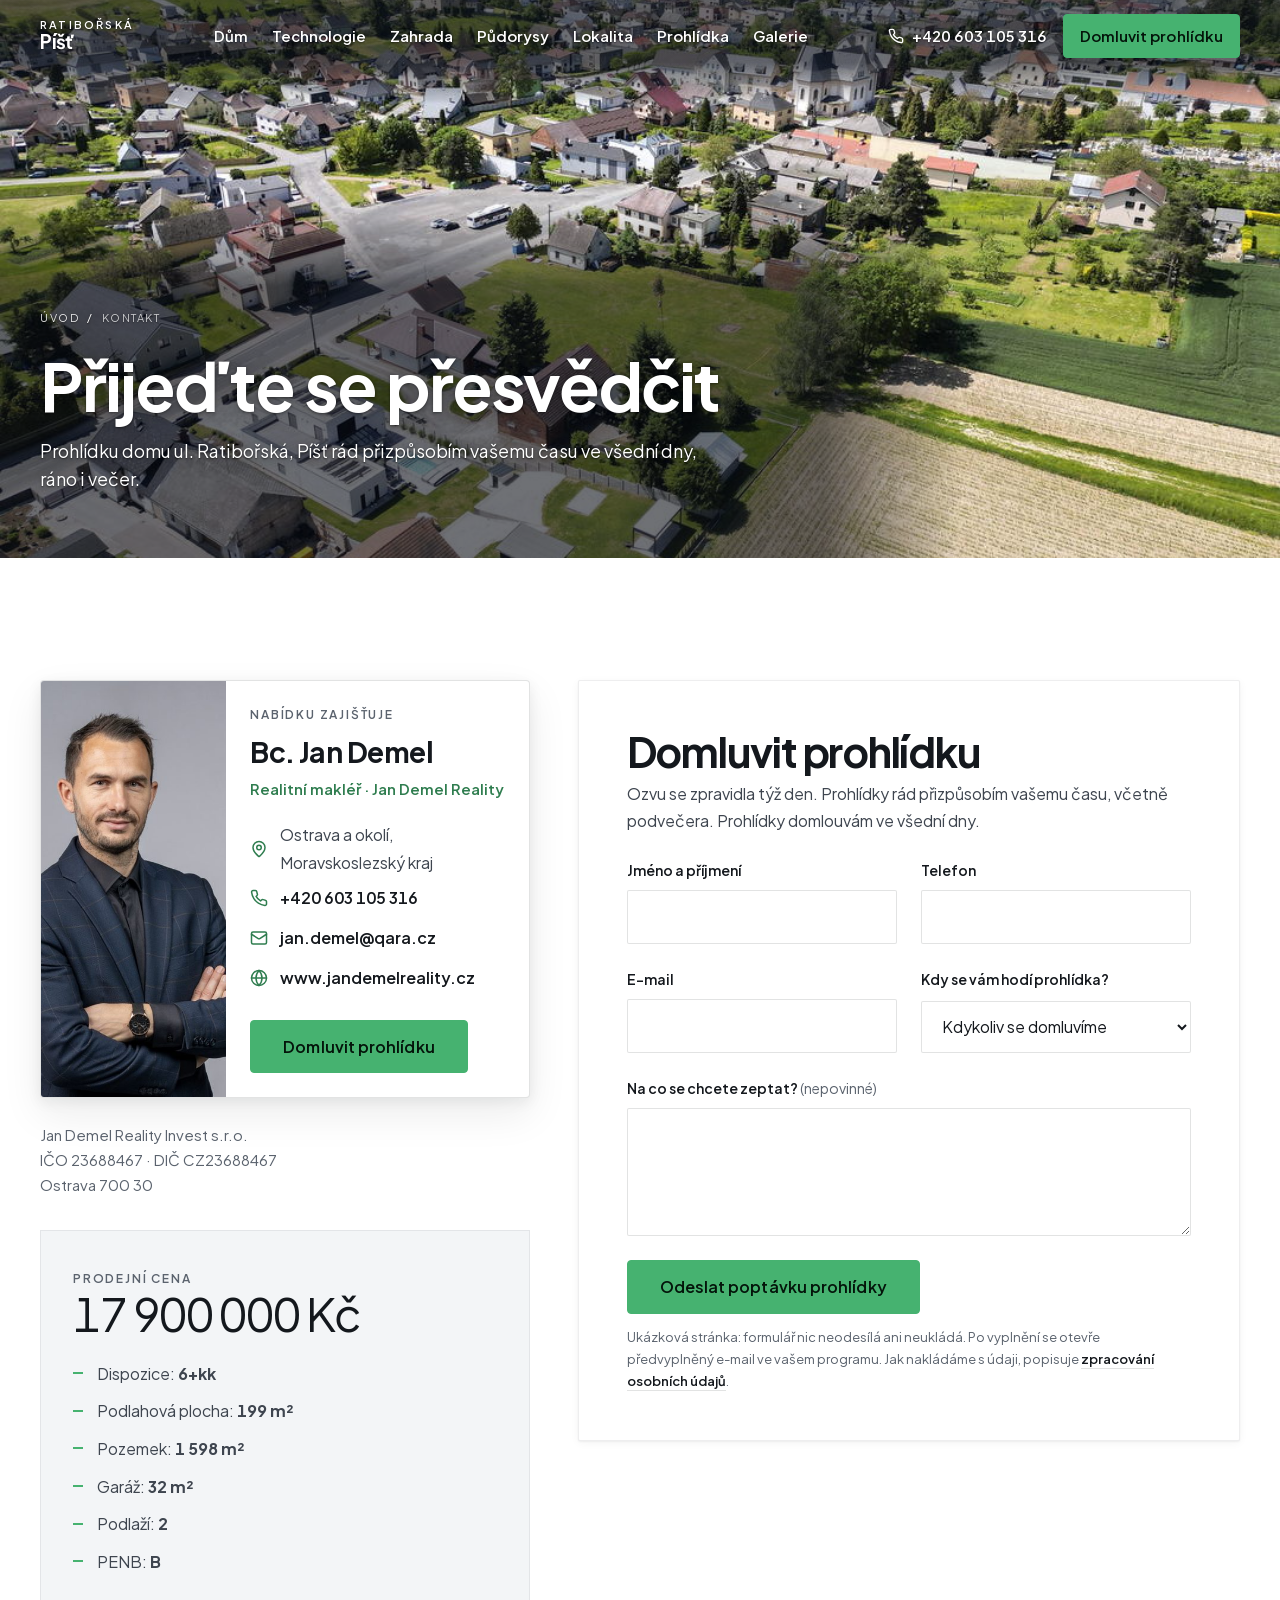
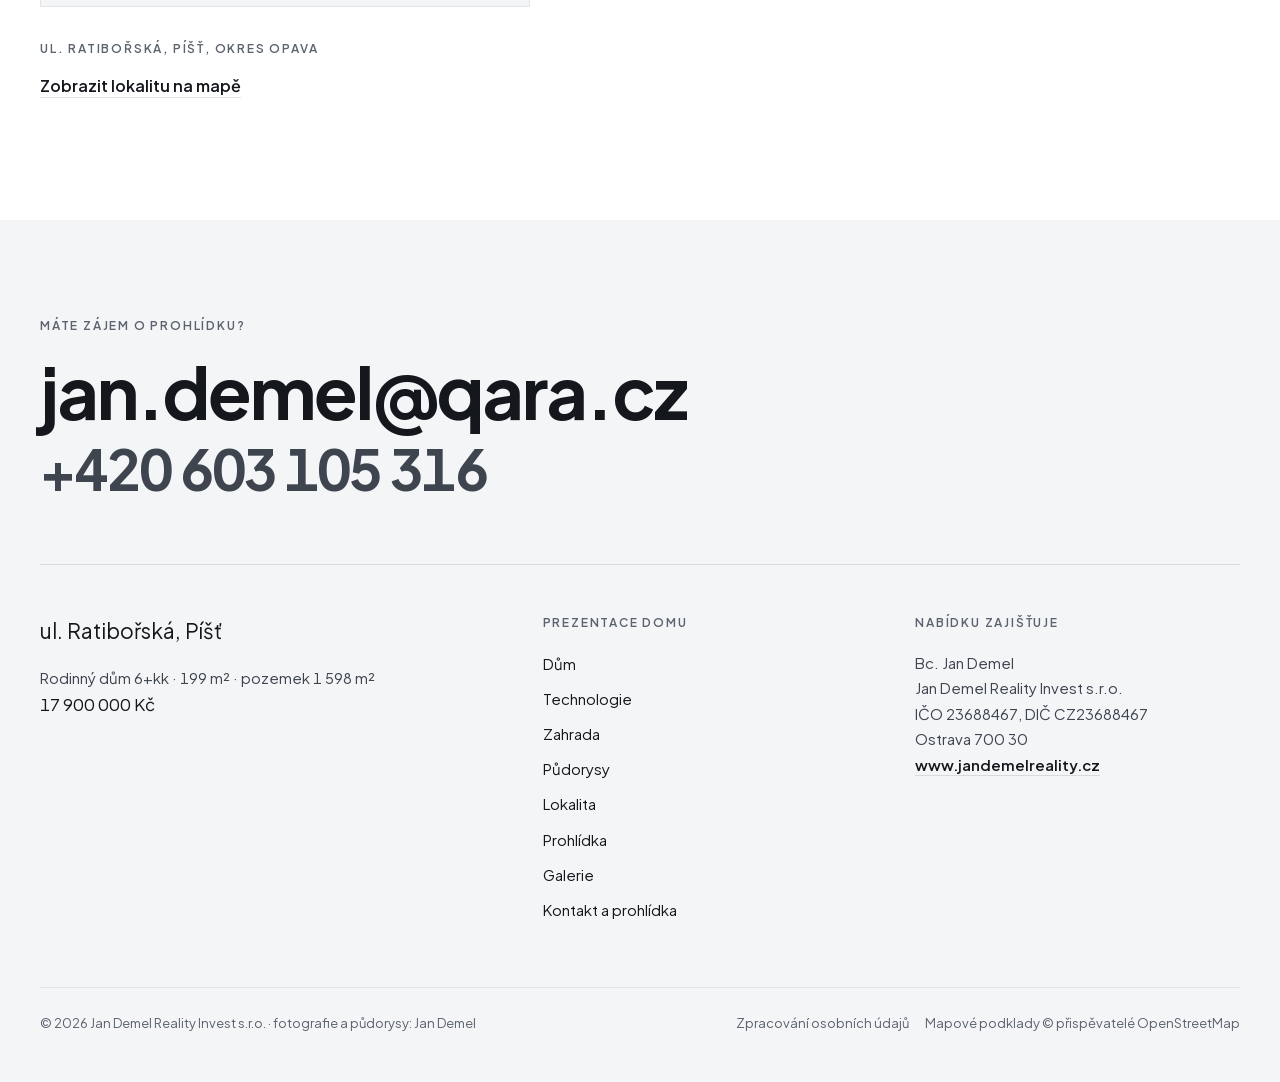
<file: kontakt/index.html>
<!DOCTYPE html><html lang="cs" class="__variable_16fca7"><head><meta charSet="utf-8"/><meta name="viewport" content="width=device-width, initial-scale=1"/><link rel="preload" href="/_next/static/media/636a5ac981f94f8b-s.p.woff2" as="font" crossorigin="" type="font/woff2"/><link rel="preload" href="/_next/static/media/9e7b0a821b9dfcb4-s.p.woff2" as="font" crossorigin="" type="font/woff2"/><link rel="preload" as="image" href="/images/dron-obec.jpg"/><link rel="stylesheet" href="/_next/static/css/69e569d6792d89de.css" data-precedence="next"/><link rel="preload" as="script" fetchPriority="low" href="/_next/static/chunks/webpack-942147bb2adf8cbd.js"/><script src="/_next/static/chunks/4bd1b696-76baf09600044167.js" async=""></script><script src="/_next/static/chunks/517-ddfb8d779c1d2687.js" async=""></script><script src="/_next/static/chunks/main-app-d44d0b83e8bdde51.js" async=""></script><script src="/_next/static/chunks/app/layout-d1fbf93bfc1b4f85.js" async=""></script><script src="/_next/static/chunks/377-e68f9656bb9e04a2.js" async=""></script><script src="/_next/static/chunks/190-6b8f16ffca6d8366.js" async=""></script><script src="/_next/static/chunks/app/kontakt/page-6c44ad3802c17fa9.js" async=""></script><meta name="next-size-adjust" content=""/><meta name="theme-color" content="#FFFFFF"/><meta name="color-scheme" content="light"/><title>Kontakt a prohlídka | dům Píšť, ul. Ratibořská</title><meta name="description" content="Domluvte si prohlídku rodinného domu 6+kk v Píšti. Bc. Jan Demel, Jan Demel Reality Invest s.r.o., telefon +420 603 105 316."/><meta property="og:title" content="Rodinný dům 6+kk s bazénem | Píšť, ul. Ratibořská"/><meta property="og:description" content="Soukromé rodinné sídlo na pozemku 1 598 m² s bazénem, fotovoltaikou a dvěma terasami. 17 900 000 Kč."/><meta property="og:locale" content="cs_CZ"/><meta property="og:type" content="website"/><meta name="twitter:card" content="summary"/><meta name="twitter:title" content="Rodinný dům 6+kk s bazénem | Píšť, ul. Ratibořská"/><meta name="twitter:description" content="Soukromé rodinné sídlo na pozemku 1 598 m² s bazénem, fotovoltaikou a dvěma terasami. 17 900 000 Kč."/><script src="/_next/static/chunks/polyfills-42372ed130431b0a.js" noModule=""></script></head><body><script type="application/ld+json">{"@context":"https://schema.org","@graph":[{"@type":"RealEstateListing","name":"Prodej rodinného domu 6+kk, ul. Ratibořská, Píšť","description":"Rodinný dům 6+kk s bazénem, fotovoltaikou a pozemkem 1 598 m² v obci Píšť.","offers":{"@type":"Offer","price":17900000,"priceCurrency":"CZK","availability":"https://schema.org/InStock","seller":{"@id":"#makler"}},"about":{"@type":"SingleFamilyResidence","name":"Rodinný dům 6+kk, Píšť","numberOfRooms":6,"numberOfBathroomsTotal":2,"floorSize":{"@type":"QuantitativeValue","value":199,"unitCode":"MTK"},"address":{"@type":"PostalAddress","streetAddress":"Ratibořská","addressLocality":"Píšť","postalCode":"747 18","addressCountry":"CZ"},"geo":{"@type":"GeoCoordinates","latitude":49.979254,"longitude":18.195084}}},{"@type":"RealEstateAgent","@id":"#makler","name":"Jan Demel Reality","legalName":"Jan Demel Reality Invest s.r.o.","telephone":"+420603105316","email":"jan.demel@qara.cz","url":"https://www.jandemelreality.cz","image":"https://ratiborska.jandemelreality.cz/images/makler-jan-demel.jpg","identifier":"23688467","vatID":"CZ23688467","address":{"@type":"PostalAddress","addressLocality":"Ostrava","postalCode":"700 30","addressRegion":"Moravskoslezský kraj","addressCountry":"CZ"},"areaServed":{"@type":"Place","name":"Ostrava a okolí, Moravskoslezský kraj"},"employee":{"@type":"Person","name":"Bc. Jan Demel","jobTitle":"Realitní makléř","telephone":"+420603105316","email":"jan.demel@qara.cz","image":"https://ratiborska.jandemelreality.cz/images/makler-jan-demel.jpg","worksFor":{"@id":"#makler"}}}]}</script><a href="#obsah" class="skip-link">Přeskočit na obsah</a><header class="hlavicka-na-fotce" style="position:fixed;top:0;left:0;right:0;z-index:50;transform:translateY(0);transition:transform 300ms var(--ease-panel), background-color 240ms var(--ease-vstup), box-shadow 240ms var(--ease-vstup), color 240ms var(--ease-vstup);background:transparent;box-shadow:none;color:#FFFFFF"><span aria-hidden="true" style="position:absolute;left:0;right:0;top:0;height:104px;pointer-events:none;background:linear-gradient(to bottom, rgba(8,12,18,0.58) 0%, rgba(8,12,18,0.58) 60%, rgba(8,12,18,0) 100%)"></span><div class="wrap-siroky hlavicka-vnitrek" style="position:relative"><a style="display:flex;align-items:center;gap:var(--sp-3);text-decoration:none;color:inherit" href="/"><span class="znacka-text"><span class="mono" style="font-size:11px;letter-spacing:0.2em">Ratibořská</span><span style="font-family:var(--ff-display);font-size:19px;font-weight:700;letter-spacing:-0.01em">Píšť</span></span></a><nav class="nav-odkazy desktop-nav" aria-label="Hlavní navigace"><a href="/dum/">Dům</a><a href="/technologie/">Technologie</a><a href="/zahrada/">Zahrada</a><a href="/pudorysy/">Půdorysy</a><a href="/lokalita/">Lokalita</a><a href="/prohlidka/">Prohlídka</a><a href="/galerie/">Galerie</a></nav><div class="desktop-nav nav-akce"><a href="tel:+420603105316" class="nav-tel tnum"><svg xmlns="http://www.w3.org/2000/svg" width="16" height="16" viewBox="0 0 24 24" fill="none" stroke="currentColor" stroke-width="2" stroke-linecap="round" stroke-linejoin="round" class="lucide lucide-phone" aria-hidden="true"><path d="M22 16.92v3a2 2 0 0 1-2.18 2 19.79 19.79 0 0 1-8.63-3.07 19.5 19.5 0 0 1-6-6 19.79 19.79 0 0 1-3.07-8.67A2 2 0 0 1 4.11 2h3a2 2 0 0 1 2 1.72 12.84 12.84 0 0 0 .7 2.81 2 2 0 0 1-.45 2.11L8.09 9.91a16 16 0 0 0 6 6l1.27-1.27a2 2 0 0 1 2.11-.45 12.84 12.84 0 0 0 2.81.7A2 2 0 0 1 22 16.92z"></path></svg>+420 603 105 316</a><a class="btn btn-hlavni" style="min-height:44px;padding:8px 16px;font-size:15px;text-shadow:none" href="/kontakt/">Domluvit prohlídku</a></div><button type="button" class="hamburger btn btn-druhy" aria-expanded="false" aria-controls="mobilni-menu" style="min-height:44px;padding:8px 16px;color:inherit;background:rgba(10,14,20,0.2);border-color:rgba(255,255,255,0.8);text-shadow:none"><svg xmlns="http://www.w3.org/2000/svg" width="18" height="18" viewBox="0 0 24 24" fill="none" stroke="currentColor" stroke-width="2" stroke-linecap="round" stroke-linejoin="round" class="lucide lucide-menu" aria-hidden="true"><line x1="4" x2="20" y1="12" y2="12"></line><line x1="4" x2="20" y1="6" y2="6"></line><line x1="4" x2="20" y1="18" y2="18"></line></svg><span style="font-size:14px">Menu</span></button></div></header><main id="obsah"><header class="hero-podstranka"><img src="/images/dron-obec.jpg" alt="Letecký pohled na obec Píšť" width="1080" height="810" decoding="async" fetchpriority="high" style="--fp-desk:center 55%"/><div class="wrap-siroky hero-podstranka-obsah"><div class="hero-podstranka-text pod-textem"><nav aria-label="Drobečková navigace" class="drobecky drobecky-svetle"><ol><li><a href="/">Úvod</a></li><li aria-hidden="true">/</li><li aria-current="page">Kontakt</li></ol></nav><h1 class="display h-1 hero-podstranka-nadpis">Přijeďte se <em>přesvědčit</em></h1><p class="hero-podstranka-lead">Prohlídku domu ul. Ratibořská, Píšť rád přizpůsobím vašemu času ve všední dny, ráno i večer.</p></div></div></header><section class="sekce"><div class="wrap-siroky kontakt-mrizka"><div><article class="vizitka" aria-label="Vizitka makléře Bc. Jan Demel"><div class="vizitka-foto"><img src="/images/makler-jan-demel.jpg" alt="Bc. Jan Demel, realitní makléř" width="560" height="700" loading="lazy" decoding="async"/></div><div class="vizitka-telo"><p class="mono nadtitul">Nabídku zajišťuje</p><h2 class="display vizitka-jmeno">Bc. Jan Demel</h2><p class="vizitka-role">Realitní makléř<!-- --> · <span class="kino-nowrap">Jan Demel Reality</span></p><ul class="vizitka-kontakty"><li><svg xmlns="http://www.w3.org/2000/svg" width="18" height="18" viewBox="0 0 24 24" fill="none" stroke="currentColor" stroke-width="2" stroke-linecap="round" stroke-linejoin="round" class="lucide lucide-map-pin" aria-hidden="true"><path d="M20 10c0 4.993-5.539 10.193-7.399 11.799a1 1 0 0 1-1.202 0C9.539 20.193 4 14.993 4 10a8 8 0 0 1 16 0"></path><circle cx="12" cy="10" r="3"></circle></svg><span>Ostrava a okolí, Moravskoslezský kraj</span></li><li><svg xmlns="http://www.w3.org/2000/svg" width="18" height="18" viewBox="0 0 24 24" fill="none" stroke="currentColor" stroke-width="2" stroke-linecap="round" stroke-linejoin="round" class="lucide lucide-phone" aria-hidden="true"><path d="M22 16.92v3a2 2 0 0 1-2.18 2 19.79 19.79 0 0 1-8.63-3.07 19.5 19.5 0 0 1-6-6 19.79 19.79 0 0 1-3.07-8.67A2 2 0 0 1 4.11 2h3a2 2 0 0 1 2 1.72 12.84 12.84 0 0 0 .7 2.81 2 2 0 0 1-.45 2.11L8.09 9.91a16 16 0 0 0 6 6l1.27-1.27a2 2 0 0 1 2.11-.45 12.84 12.84 0 0 0 2.81.7A2 2 0 0 1 22 16.92z"></path></svg><a href="tel:+420603105316" class="tnum">+420 603 105 316</a></li><li><svg xmlns="http://www.w3.org/2000/svg" width="18" height="18" viewBox="0 0 24 24" fill="none" stroke="currentColor" stroke-width="2" stroke-linecap="round" stroke-linejoin="round" class="lucide lucide-mail" aria-hidden="true"><rect width="20" height="16" x="2" y="4" rx="2"></rect><path d="m22 7-8.97 5.7a1.94 1.94 0 0 1-2.06 0L2 7"></path></svg><a href="mailto:jan.demel@qara.cz">jan.demel@qara.cz</a></li><li><svg xmlns="http://www.w3.org/2000/svg" width="18" height="18" viewBox="0 0 24 24" fill="none" stroke="currentColor" stroke-width="2" stroke-linecap="round" stroke-linejoin="round" class="lucide lucide-globe" aria-hidden="true"><circle cx="12" cy="12" r="10"></circle><path d="M12 2a14.5 14.5 0 0 0 0 20 14.5 14.5 0 0 0 0-20"></path><path d="M2 12h20"></path></svg><a href="https://www.jandemelreality.cz" target="_blank" rel="noopener noreferrer">www.jandemelreality.cz</a></li></ul><a href="#formular" class="btn btn-hlavni vizitka-cta">Domluvit prohlídku</a></div></article><p class="text kontakt-firma">Jan Demel Reality Invest s.r.o.<br/><span class="tnum">IČO <!-- -->23688467</span> · <span class="tnum">DIČ <!-- -->CZ23688467</span><br/>Ostrava 700 30</p><div class="cena-karta"><span class="mono" style="color:var(--muted)">Prodejní cena</span><strong class="display tnum" style="display:block;font-size:clamp(30px,3.6vw,50px);font-weight:400">17 900 000 Kč</strong><ul class="odrazky" style="margin-top:var(--sp-5)"><li>Dispozice<!-- -->: <b class="tnum">6+kk</b></li><li>Podlahová plocha<!-- -->: <b class="tnum">199 m²</b></li><li>Pozemek<!-- -->: <b class="tnum">1 598 m²</b></li><li>Garáž<!-- -->: <b class="tnum">32 m²</b></li><li>Podlaží<!-- -->: <b class="tnum">2</b></li><li>PENB<!-- -->: <b class="tnum">B</b></li></ul></div><p class="mono" style="margin-top:var(--sp-6);color:var(--muted)">ul. Ratibořská<!-- -->, <!-- -->Píšť<!-- -->, <!-- -->okres Opava</p><p style="margin-top:var(--sp-3)"><a class="odkaz" href="/lokalita/">Zobrazit lokalitu na mapě</a></p></div><div id="formular"><form noValidate="" class="karta" style="padding:var(--sp-7);display:grid;gap:var(--sp-5)"><div><h3 class="display h-2">Domluvit prohlídku</h3><p class="text" style="margin-top:var(--sp-2);font-size:16px">Ozvu se zpravidla týž den. Prohlídky rád přizpůsobím vašemu času, včetně podvečera. Prohlídky domlouvám ve všední dny.</p></div><div class="formular-radek"><div class="pole"><label for="jmeno">Jméno a příjmení</label><input id="jmeno" autoComplete="name" aria-invalid="false" name="jmeno" value=""/></div><div class="pole"><label for="telefon">Telefon</label><input id="telefon" type="tel" inputMode="tel" autoComplete="tel" spellCheck="false" aria-invalid="false" name="telefon" value=""/></div></div><div class="formular-radek"><div class="pole"><label for="email">E-mail</label><input id="email" type="email" autoComplete="email" spellCheck="false" aria-invalid="false" name="email" value=""/></div><div class="pole"><label for="termin">Kdy se vám hodí prohlídka?</label><select id="termin" name="termin"><option selected="">Kdykoliv se domluvíme</option><option>Všední den dopoledne</option><option>Všední den odpoledne</option><option>Podvečer</option></select></div></div><div class="pole"><label for="zprava">Na co se chcete zeptat? <span style="font-weight:400;color:var(--muted)">(nepovinné)</span></label><textarea id="zprava" name="zprava"></textarea></div><div aria-hidden="true" style="position:absolute;left:-9999px;width:1px;height:1px;overflow:hidden"><label for="web-adresa">Nevyplňujte</label><input id="web-adresa" tabindex="-1" autoComplete="off" name="web-adresa" value=""/></div><div><button type="submit" class="btn btn-hlavni">Odeslat poptávku prohlídky</button><p style="margin-top:var(--sp-3);font-size:13px;color:var(--muted);max-width:56ch">Ukázková stránka: formulář nic neodesílá ani neukládá. Po vyplnění se otevře předvyplněný e-mail ve vašem programu. Jak nakládáme s údaji, popisuje<!-- --> <a class="odkaz" href="/gdpr/">zpracování osobních údajů</a>.</p></div></form></div></div></section></main><footer class="svetla" style="padding-top:var(--sp-9);padding-bottom:var(--sp-7)"><div class="wrap-siroky"><p class="mono nadtitul" style="margin:0">Máte zájem o prohlídku?</p><a href="mailto:jan.demel@qara.cz?subject=Dotaz%20k%20domu%20ul.%20Ratibo%C5%99sk%C3%A1%2C%20P%C3%AD%C5%A1%C5%A5" class="display" style="display:block;margin-top:var(--sp-4);text-decoration:none;font-size:clamp(28px, 5.6vw, 76px);line-height:1.08;word-break:break-word">jan.demel@qara.cz</a><a href="tel:+420603105316" class="display" style="display:block;margin-top:var(--sp-2);text-decoration:none;font-size:clamp(26px, 4.4vw, 58px);line-height:1.1;color:var(--ink-2)"><span class="tnum">+420 603 105 316</span></a><div style="margin-top:var(--sp-8);margin-bottom:var(--sp-7);height:1px;background:var(--line)" aria-hidden="true"></div><div class="mrizka-4" style="display:grid;grid-template-columns:1.4fr 1fr 1fr;gap:var(--sp-7);align-items:start"><div><span style="font-family:var(--ff-display);font-size:21px">ul. Ratibořská<!-- -->, <!-- -->Píšť</span><p class="text" style="margin-top:var(--sp-4);font-size:15px">Rodinný dům<!-- --> <!-- -->6+kk<!-- --> · <span class="tnum">199<!-- --> m²</span> ·<!-- --> <!-- -->pozemek <span class="tnum">1 598<!-- --> m²</span><br/><span class="tnum" style="color:var(--ink);font-size:17px">17 900 000 Kč</span></p></div><div><p class="mono nadtitul" style="margin-bottom:var(--sp-4)">Prezentace domu</p><ul style="list-style:none;margin:0;padding:0;display:grid;gap:var(--sp-2)"><li><a style="text-decoration:none;font-size:15px" href="/dum/">Dům</a></li><li><a style="text-decoration:none;font-size:15px" href="/technologie/">Technologie</a></li><li><a style="text-decoration:none;font-size:15px" href="/zahrada/">Zahrada</a></li><li><a style="text-decoration:none;font-size:15px" href="/pudorysy/">Půdorysy</a></li><li><a style="text-decoration:none;font-size:15px" href="/lokalita/">Lokalita</a></li><li><a style="text-decoration:none;font-size:15px" href="/prohlidka/">Prohlídka</a></li><li><a style="text-decoration:none;font-size:15px" href="/galerie/">Galerie</a></li><li><a style="text-decoration:none;font-size:15px" href="/kontakt/">Kontakt a prohlídka</a></li></ul></div><div><p class="mono nadtitul" style="margin-bottom:var(--sp-4)">Nabídku zajišťuje</p><p style="font-size:15px;line-height:1.7;color:var(--ink-2)">Bc. Jan Demel<br/>Jan Demel Reality Invest s.r.o.<br/><span class="tnum">IČO <!-- -->23688467</span>, <span class="tnum">DIČ <!-- -->CZ23688467</span><br/>Ostrava 700 30<br/><a href="https://www.jandemelreality.cz" target="_blank" rel="noopener noreferrer" class="odkaz">www.jandemelreality.cz</a></p></div></div><div style="margin-top:var(--sp-8);padding-top:var(--sp-5);border-top:1px solid var(--line-2);display:flex;flex-wrap:wrap;gap:var(--sp-4);justify-content:space-between;font-size:13px;color:var(--muted)"><span>© <!-- -->2026<!-- --> <!-- -->Jan Demel Reality Invest s.r.o.<!-- --> · fotografie a půdorysy: <!-- -->Jan Demel</span><span style="display:flex;gap:var(--sp-4);flex-wrap:wrap"><a style="text-decoration:none" href="/gdpr/">Zpracování osobních údajů</a><span>Mapové podklady © přispěvatelé OpenStreetMap</span></span></div></div></footer><script src="/_next/static/chunks/webpack-942147bb2adf8cbd.js" async=""></script><script>(self.__next_f=self.__next_f||[]).push([0])</script><script>self.__next_f.push([1,"1:\"$Sreact.fragment\"\n3:I[651,[\"177\",\"static/chunks/app/layout-d1fbf93bfc1b4f85.js\"],\"default\"]\n4:I[5244,[],\"\"]\n5:I[3866,[],\"\"]\n6:I[190,[\"377\",\"static/chunks/377-e68f9656bb9e04a2.js\",\"190\",\"static/chunks/190-6b8f16ffca6d8366.js\",\"937\",\"static/chunks/app/kontakt/page-6c44ad3802c17fa9.js\"],\"default\"]\n7:I[8173,[\"377\",\"static/chunks/377-e68f9656bb9e04a2.js\",\"190\",\"static/chunks/190-6b8f16ffca6d8366.js\",\"937\",\"static/chunks/app/kontakt/page-6c44ad3802c17fa9.js\"],\"\"]\n8:I[9061,[\"377\",\"static/chunks/377-e68f9656bb9e04a2.js\",\"190\",\"static/chunks/190-6b8f16ffca6d8366.js\",\"937\",\"static/chunks/app/kontakt/page-6c44ad3802c17fa9.js\"],\"default\"]\n9:I[6213,[],\"OutletBoundary\"]\nb:I[6213,[],\"MetadataBoundary\"]\nd:I[6213,[],\"ViewportBoundary\"]\nf:I[4835,[],\"\"]\n:HL[\"/_next/static/media/636a5ac981f94f8b-s.p.woff2\",\"font\",{\"crossOrigin\":\"\",\"type\":\"font/woff2\"}]\n:HL[\"/_next/static/media/9e7b0a821b9dfcb4-s.p.woff2\",\"font\",{\"crossOrigin\":\"\",\"type\":\"font/woff2\"}]\n:HL[\"/_next/static/css/69e569d6792d89de.css\",\"style\"]\n2:T638,{\"@context\":\"https://schema.org\",\"@graph\":[{\"@type\":\"RealEstateListing\",\"name\":\"Prodej rodinného domu 6+kk, ul. Ratibořská, Píšť\",\"description\":\"Rodinný dům 6+kk s bazénem, fotovoltaikou a pozemkem 1 598 m² v obci Píšť.\",\"offers\":{\"@type\":\"Offer\",\"price\":17900000,\"priceCurrency\":\"CZK\",\"availability\":\"https://schema.org/InStock\",\"seller\":{\"@id\":\"#makler\"}},\"about\":{\"@type\":\"SingleFamilyResidence\",\"name\":\"Rodinný dům 6+kk, Píšť\",\"numberOfRooms\":6,\"numberOfBathroomsTotal\":2,\"floorSize\":{\"@type\":\"QuantitativeValue\",\"value\":199,\"unitCode\":\"MTK\"},\"address\":{\"@type\":\"PostalAddress\",\"streetAddress\":\"Ratibořská\",\"addressLocality\":\"Píšť\",\"postalCode\":\"747 18\",\"addressCountry\":\"CZ\"},\"geo\":{\"@type\":\"GeoCoordinates\",\"latitude\":49.979254,\"longitude\":18.195084}}},{\"@type\":\"RealEstateAgent\",\"@id\":\"#makler\",\"name\":\"Jan Demel Reality\",\"legalName\":\"Jan Demel Reality Invest s.r.o.\",\"telephone\":\"+420603105316\",\"email\":\"jan.demel@qara.cz\",\"url\":\"https://www.jandemelreality.cz\",\"image\":\"https://ratiborska.jandemelreality."])</script><script>self.__next_f.push([1,"cz/images/makler-jan-demel.jpg\",\"identifier\":\"23688467\",\"vatID\":\"CZ23688467\",\"address\":{\"@type\":\"PostalAddress\",\"addressLocality\":\"Ostrava\",\"postalCode\":\"700 30\",\"addressRegion\":\"Moravskoslezský kraj\",\"addressCountry\":\"CZ\"},\"areaServed\":{\"@type\":\"Place\",\"name\":\"Ostrava a okolí, Moravskoslezský kraj\"},\"employee\":{\"@type\":\"Person\",\"name\":\"Bc. Jan Demel\",\"jobTitle\":\"Realitní makléř\",\"telephone\":\"+420603105316\",\"email\":\"jan.demel@qara.cz\",\"image\":\"https://ratiborska.jandemelreality.cz/images/makler-jan-demel.jpg\",\"worksFor\":{\"@id\":\"#makler\"}}}]}"])</script><script>self.__next_f.push([1,"0:{\"P\":null,\"b\":\"gho_uWbkbsz3_7Cwo30xr\",\"p\":\"\",\"c\":[\"\",\"kontakt\",\"\"],\"i\":false,\"f\":[[[\"\",{\"children\":[\"kontakt\",{\"children\":[\"__PAGE__\",{}]}]},\"$undefined\",\"$undefined\",true],[\"\",[\"$\",\"$1\",\"c\",{\"children\":[[[\"$\",\"link\",\"0\",{\"rel\":\"stylesheet\",\"href\":\"/_next/static/css/69e569d6792d89de.css\",\"precedence\":\"next\",\"crossOrigin\":\"$undefined\",\"nonce\":\"$undefined\"}]],[\"$\",\"html\",null,{\"lang\":\"cs\",\"className\":\"__variable_16fca7\",\"children\":[\"$\",\"body\",null,{\"children\":[[\"$\",\"script\",null,{\"type\":\"application/ld+json\",\"dangerouslySetInnerHTML\":{\"__html\":\"$2\"}}],[\"$\",\"$L3\",null,{}],[\"$\",\"$L4\",null,{\"parallelRouterKey\":\"children\",\"segmentPath\":[\"children\"],\"error\":\"$undefined\",\"errorStyles\":\"$undefined\",\"errorScripts\":\"$undefined\",\"template\":[\"$\",\"$L5\",null,{}],\"templateStyles\":\"$undefined\",\"templateScripts\":\"$undefined\",\"notFound\":[[],[[\"$\",\"title\",null,{\"children\":\"404: This page could not be found.\"}],[\"$\",\"div\",null,{\"style\":{\"fontFamily\":\"system-ui,\\\"Segoe UI\\\",Roboto,Helvetica,Arial,sans-serif,\\\"Apple Color Emoji\\\",\\\"Segoe UI Emoji\\\"\",\"height\":\"100vh\",\"textAlign\":\"center\",\"display\":\"flex\",\"flexDirection\":\"column\",\"alignItems\":\"center\",\"justifyContent\":\"center\"},\"children\":[\"$\",\"div\",null,{\"children\":[[\"$\",\"style\",null,{\"dangerouslySetInnerHTML\":{\"__html\":\"body{color:#000;background:#fff;margin:0}.next-error-h1{border-right:1px solid rgba(0,0,0,.3)}@media (prefers-color-scheme:dark){body{color:#fff;background:#000}.next-error-h1{border-right:1px solid rgba(255,255,255,.3)}}\"}}],[\"$\",\"h1\",null,{\"className\":\"next-error-h1\",\"style\":{\"display\":\"inline-block\",\"margin\":\"0 20px 0 0\",\"padding\":\"0 23px 0 0\",\"fontSize\":24,\"fontWeight\":500,\"verticalAlign\":\"top\",\"lineHeight\":\"49px\"},\"children\":404}],[\"$\",\"div\",null,{\"style\":{\"display\":\"inline-block\"},\"children\":[\"$\",\"h2\",null,{\"style\":{\"fontSize\":14,\"fontWeight\":400,\"lineHeight\":\"49px\",\"margin\":0},\"children\":\"This page could not be found.\"}]}]]}]}]]],\"forbidden\":\"$undefined\",\"unauthorized\":\"$undefined\"}]]}]}]]}],{\"children\":[\"kontakt\",[\"$\",\"$1\",\"c\",{\"children\":[null,[\"$\",\"$L4\",null,{\"parallelRouterKey\":\"children\",\"segmentPath\":[\"children\",\"kontakt\",\"children\"],\"error\":\"$undefined\",\"errorStyles\":\"$undefined\",\"errorScripts\":\"$undefined\",\"template\":[\"$\",\"$L5\",null,{}],\"templateStyles\":\"$undefined\",\"templateScripts\":\"$undefined\",\"notFound\":\"$undefined\",\"forbidden\":\"$undefined\",\"unauthorized\":\"$undefined\"}]]}],{\"children\":[\"__PAGE__\",[\"$\",\"$1\",\"c\",{\"children\":[[[\"$\",\"$L6\",null,{}],[\"$\",\"main\",null,{\"id\":\"obsah\",\"children\":[[\"$\",\"header\",null,{\"className\":\"hero-podstranka\",\"children\":[[\"$\",\"img\",null,{\"src\":\"/images/dron-obec.jpg\",\"alt\":\"Letecký pohled na obec Píšť\",\"width\":1080,\"height\":810,\"decoding\":\"async\",\"fetchpriority\":\"high\",\"style\":{\"--fp-desk\":\"center 55%\"}}],[\"$\",\"div\",null,{\"className\":\"wrap-siroky hero-podstranka-obsah\",\"children\":[\"$\",\"div\",null,{\"className\":\"hero-podstranka-text pod-textem\",\"children\":[[\"$\",\"nav\",null,{\"aria-label\":\"Drobečková navigace\",\"className\":\"drobecky drobecky-svetle\",\"children\":[\"$\",\"ol\",null,{\"children\":[[\"$\",\"li\",null,{\"children\":[\"$\",\"$L7\",null,{\"href\":\"/\",\"children\":\"Úvod\"}]}],[\"$\",\"li\",null,{\"aria-hidden\":\"true\",\"children\":\"/\"}],[\"$\",\"li\",null,{\"aria-current\":\"page\",\"children\":\"Kontakt\"}]]}]}],[\"$\",\"h1\",null,{\"className\":\"display h-1 hero-podstranka-nadpis\",\"children\":[\"Přijeďte se \",[\"$\",\"em\",null,{\"children\":\"přesvědčit\"}]]}],[\"$\",\"p\",null,{\"className\":\"hero-podstranka-lead\",\"children\":\"Prohlídku domu ul. Ratibořská, Píšť rád přizpůsobím vašemu času ve všední dny, ráno i večer.\"}]]}]}]]}],[\"$\",\"section\",null,{\"className\":\"sekce\",\"children\":[\"$\",\"div\",null,{\"className\":\"wrap-siroky kontakt-mrizka\",\"children\":[[\"$\",\"div\",null,{\"children\":[[\"$\",\"article\",null,{\"className\":\"vizitka\",\"aria-label\":\"Vizitka makléře Bc. Jan Demel\",\"children\":[[\"$\",\"div\",null,{\"className\":\"vizitka-foto\",\"children\":[\"$\",\"img\",null,{\"src\":\"/images/makler-jan-demel.jpg\",\"alt\":\"Bc. Jan Demel, realitní makléř\",\"width\":560,\"height\":700,\"loading\":\"lazy\",\"decoding\":\"async\"}]}],[\"$\",\"div\",null,{\"className\":\"vizitka-telo\",\"children\":[[\"$\",\"p\",null,{\"className\":\"mono nadtitul\",\"children\":\"Nabídku zajišťuje\"}],[\"$\",\"h2\",null,{\"className\":\"display vizitka-jmeno\",\"children\":\"Bc. Jan Demel\"}],[\"$\",\"p\",null,{\"className\":\"vizitka-role\",\"children\":[\"Realitní makléř\",\" · \",[\"$\",\"span\",null,{\"className\":\"kino-nowrap\",\"children\":\"Jan Demel Reality\"}]]}],[\"$\",\"ul\",null,{\"className\":\"vizitka-kontakty\",\"children\":[[\"$\",\"li\",null,{\"children\":[[\"$\",\"svg\",null,{\"ref\":\"$undefined\",\"xmlns\":\"http://www.w3.org/2000/svg\",\"width\":18,\"height\":18,\"viewBox\":\"0 0 24 24\",\"fill\":\"none\",\"stroke\":\"currentColor\",\"strokeWidth\":2,\"strokeLinecap\":\"round\",\"strokeLinejoin\":\"round\",\"className\":\"lucide lucide-map-pin\",\"aria-hidden\":\"true\",\"children\":[[\"$\",\"path\",\"1r0f0z\",{\"d\":\"M20 10c0 4.993-5.539 10.193-7.399 11.799a1 1 0 0 1-1.202 0C9.539 20.193 4 14.993 4 10a8 8 0 0 1 16 0\"}],[\"$\",\"circle\",\"ilqhr7\",{\"cx\":\"12\",\"cy\":\"10\",\"r\":\"3\"}],\"$undefined\"]}],[\"$\",\"span\",null,{\"children\":\"Ostrava a okolí, Moravskoslezský kraj\"}]]}],[\"$\",\"li\",null,{\"children\":[[\"$\",\"svg\",null,{\"ref\":\"$undefined\",\"xmlns\":\"http://www.w3.org/2000/svg\",\"width\":18,\"height\":18,\"viewBox\":\"0 0 24 24\",\"fill\":\"none\",\"stroke\":\"currentColor\",\"strokeWidth\":2,\"strokeLinecap\":\"round\",\"strokeLinejoin\":\"round\",\"className\":\"lucide lucide-phone\",\"aria-hidden\":\"true\",\"children\":[[\"$\",\"path\",\"foiqr5\",{\"d\":\"M22 16.92v3a2 2 0 0 1-2.18 2 19.79 19.79 0 0 1-8.63-3.07 19.5 19.5 0 0 1-6-6 19.79 19.79 0 0 1-3.07-8.67A2 2 0 0 1 4.11 2h3a2 2 0 0 1 2 1.72 12.84 12.84 0 0 0 .7 2.81 2 2 0 0 1-.45 2.11L8.09 9.91a16 16 0 0 0 6 6l1.27-1.27a2 2 0 0 1 2.11-.45 12.84 12.84 0 0 0 2.81.7A2 2 0 0 1 22 16.92z\"}],\"$undefined\"]}],[\"$\",\"a\",null,{\"href\":\"tel:+420603105316\",\"className\":\"tnum\",\"children\":\"+420 603 105 316\"}]]}],[\"$\",\"li\",null,{\"children\":[[\"$\",\"svg\",null,{\"ref\":\"$undefined\",\"xmlns\":\"http://www.w3.org/2000/svg\",\"width\":18,\"height\":18,\"viewBox\":\"0 0 24 24\",\"fill\":\"none\",\"stroke\":\"currentColor\",\"strokeWidth\":2,\"strokeLinecap\":\"round\",\"strokeLinejoin\":\"round\",\"className\":\"lucide lucide-mail\",\"aria-hidden\":\"true\",\"children\":[[\"$\",\"rect\",\"18n3k1\",{\"width\":\"20\",\"height\":\"16\",\"x\":\"2\",\"y\":\"4\",\"rx\":\"2\"}],[\"$\",\"path\",\"1ocrg3\",{\"d\":\"m22 7-8.97 5.7a1.94 1.94 0 0 1-2.06 0L2 7\"}],\"$undefined\"]}],[\"$\",\"a\",null,{\"href\":\"mailto:jan.demel@qara.cz\",\"children\":\"jan.demel@qara.cz\"}]]}],[\"$\",\"li\",null,{\"children\":[[\"$\",\"svg\",null,{\"ref\":\"$undefined\",\"xmlns\":\"http://www.w3.org/2000/svg\",\"width\":18,\"height\":18,\"viewBox\":\"0 0 24 24\",\"fill\":\"none\",\"stroke\":\"currentColor\",\"strokeWidth\":2,\"strokeLinecap\":\"round\",\"strokeLinejoin\":\"round\",\"className\":\"lucide lucide-globe\",\"aria-hidden\":\"true\",\"children\":[[\"$\",\"circle\",\"1mglay\",{\"cx\":\"12\",\"cy\":\"12\",\"r\":\"10\"}],[\"$\",\"path\",\"13o1zl\",{\"d\":\"M12 2a14.5 14.5 0 0 0 0 20 14.5 14.5 0 0 0 0-20\"}],[\"$\",\"path\",\"9i4pu4\",{\"d\":\"M2 12h20\"}],\"$undefined\"]}],[\"$\",\"a\",null,{\"href\":\"https://www.jandemelreality.cz\",\"target\":\"_blank\",\"rel\":\"noopener noreferrer\",\"children\":\"www.jandemelreality.cz\"}]]}]]}],[\"$\",\"a\",null,{\"href\":\"#formular\",\"className\":\"btn btn-hlavni vizitka-cta\",\"children\":\"Domluvit prohlídku\"}]]}]]}],[\"$\",\"p\",null,{\"className\":\"text kontakt-firma\",\"children\":[\"Jan Demel Reality Invest s.r.o.\",[\"$\",\"br\",null,{}],[\"$\",\"span\",null,{\"className\":\"tnum\",\"children\":[\"IČO \",\"23688467\"]}],\" · \",[\"$\",\"span\",null,{\"className\":\"tnum\",\"children\":[\"DIČ \",\"CZ23688467\"]}],[\"$\",\"br\",null,{}],\"Ostrava 700 30\"]}],[\"$\",\"div\",null,{\"className\":\"cena-karta\",\"children\":[[\"$\",\"span\",null,{\"className\":\"mono\",\"style\":{\"color\":\"var(--muted)\"},\"children\":\"Prodejní cena\"}],[\"$\",\"strong\",null,{\"className\":\"display tnum\",\"style\":{\"display\":\"block\",\"fontSize\":\"clamp(30px,3.6vw,50px)\",\"fontWeight\":400},\"children\":\"17 900 000 Kč\"}],null,[\"$\",\"ul\",null,{\"className\":\"odrazky\",\"style\":{\"marginTop\":\"var(--sp-5)\"},\"children\":[[\"$\",\"li\",\"Dispozice\",{\"children\":[\"Dispozice\",\": \",[\"$\",\"b\",null,{\"className\":\"tnum\",\"children\":\"6+kk\"}]]}],[\"$\",\"li\",\"Podlahová plocha\",{\"children\":[\"Podlahová plocha\",\": \",[\"$\",\"b\",null,{\"className\":\"tnum\",\"children\":\"199 m²\"}]]}],[\"$\",\"li\",\"Pozemek\",{\"children\":[\"Pozemek\",\": \",[\"$\",\"b\",null,{\"className\":\"tnum\",\"children\":\"1 598 m²\"}]]}],[\"$\",\"li\",\"Garáž\",{\"children\":[\"Garáž\",\": \",[\"$\",\"b\",null,{\"className\":\"tnum\",\"children\":\"32 m²\"}]]}],[\"$\",\"li\",\"Podlaží\",{\"children\":[\"Podlaží\",\": \",[\"$\",\"b\",null,{\"className\":\"tnum\",\"children\":\"2\"}]]}],[\"$\",\"li\",\"PENB\",{\"children\":[\"PENB\",\": \",[\"$\",\"b\",null,{\"className\":\"tnum\",\"children\":\"B\"}]]}]]}]]}],[\"$\",\"p\",null,{\"className\":\"mono\",\"style\":{\"marginTop\":\"var(--sp-6)\",\"color\":\"var(--muted)\"},\"children\":[\"ul. Ratibořská\",\", \",\"Píšť\",\", \",\"okres Opava\"]}],[\"$\",\"p\",null,{\"style\":{\"marginTop\":\"var(--sp-3)\"},\"children\":[\"$\",\"$L7\",null,{\"className\":\"odkaz\",\"href\":\"/lokalita/\",\"children\":\"Zobrazit lokalitu na mapě\"}]}]]}],[\"$\",\"div\",null,{\"id\":\"formular\",\"children\":[\"$\",\"$L8\",null,{}]}]]}]}]]}],[\"$\",\"footer\",null,{\"className\":\"svetla\",\"style\":{\"paddingTop\":\"var(--sp-9)\",\"paddingBottom\":\"var(--sp-7)\"},\"children\":[\"$\",\"div\",null,{\"className\":\"wrap-siroky\",\"children\":[[\"$\",\"p\",null,{\"className\":\"mono nadtitul\",\"style\":{\"margin\":0},\"children\":\"Máte zájem o prohlídku?\"}],[\"$\",\"a\",null,{\"href\":\"mailto:jan.demel@qara.cz?subject=Dotaz%20k%20domu%20ul.%20Ratibo%C5%99sk%C3%A1%2C%20P%C3%AD%C5%A1%C5%A5\",\"className\":\"display\",\"style\":{\"display\":\"block\",\"marginTop\":\"var(--sp-4)\",\"textDecoration\":\"none\",\"fontSize\":\"clamp(28px, 5.6vw, 76px)\",\"lineHeight\":1.08,\"wordBreak\":\"break-word\"},\"children\":\"jan.demel@qara.cz\"}],[\"$\",\"a\",null,{\"href\":\"tel:+420603105316\",\"className\":\"display\",\"style\":{\"display\":\"block\",\"marginTop\":\"var(--sp-2)\",\"textDecoration\":\"none\",\"fontSize\":\"clamp(26px, 4.4vw, 58px)\",\"lineHeight\":1.1,\"color\":\"var(--ink-2)\"},\"children\":[\"$\",\"span\",null,{\"className\":\"tnum\",\"children\":\"+420 603 105 316\"}]}],[\"$\",\"div\",null,{\"style\":{\"marginTop\":\"var(--sp-8)\",\"marginBottom\":\"var(--sp-7)\",\"height\":1,\"background\":\"var(--line)\"},\"aria-hidden\":\"true\"}],[\"$\",\"div\",null,{\"className\":\"mrizka-4\",\"style\":{\"display\":\"grid\",\"gridTemplateColumns\":\"1.4fr 1fr 1fr\",\"gap\":\"var(--sp-7)\",\"alignItems\":\"start\"},\"children\":[[\"$\",\"div\",null,{\"children\":[[\"$\",\"span\",null,{\"style\":{\"fontFamily\":\"var(--ff-display)\",\"fontSize\":21},\"children\":[\"ul. Ratibořská\",\", \",\"Píšť\"]}],[\"$\",\"p\",null,{\"className\":\"text\",\"style\":{\"marginTop\":\"var(--sp-4)\",\"fontSize\":15},\"children\":[\"Rodinný dům\",\" \",\"6+kk\",\" · \",[\"$\",\"span\",null,{\"className\":\"tnum\",\"children\":[199,\" m²\"]}],\" ·\",\" \",\"pozemek \",[\"$\",\"span\",null,{\"className\":\"tnum\",\"children\":[\"1 598\",\" m²\"]}],[\"$\",\"br\",null,{}],[\"$\",\"span\",null,{\"className\":\"tnum\",\"style\":{\"color\":\"var(--ink)\",\"fontSize\":17},\"children\":\"17 900 000 Kč\"}]]}]]}],[\"$\",\"div\",null,{\"children\":[[\"$\",\"p\",null,{\"className\":\"mono nadtitul\",\"style\":{\"marginBottom\":\"var(--sp-4)\"},\"children\":\"Prezentace domu\"}],[\"$\",\"ul\",null,{\"style\":{\"listStyle\":\"none\",\"margin\":0,\"padding\":0,\"display\":\"grid\",\"gap\":\"var(--sp-2)\"},\"children\":[[[\"$\",\"li\",\"/dum/\",{\"children\":[\"$\",\"$L7\",null,{\"href\":\"/dum/\",\"style\":{\"textDecoration\":\"none\",\"fontSize\":15},\"children\":\"Dům\"}]}],[\"$\",\"li\",\"/technologie/\",{\"children\":[\"$\",\"$L7\",null,{\"href\":\"/technologie/\",\"style\":{\"textDecoration\":\"none\",\"fontSize\":15},\"children\":\"Technologie\"}]}],[\"$\",\"li\",\"/zahrada/\",{\"children\":[\"$\",\"$L7\",null,{\"href\":\"/zahrada/\",\"style\":{\"textDecoration\":\"none\",\"fontSize\":15},\"children\":\"Zahrada\"}]}],[\"$\",\"li\",\"/pudorysy/\",{\"children\":[\"$\",\"$L7\",null,{\"href\":\"/pudorysy/\",\"style\":{\"textDecoration\":\"none\",\"fontSize\":15},\"children\":\"Půdorysy\"}]}],[\"$\",\"li\",\"/lokalita/\",{\"children\":[\"$\",\"$L7\",null,{\"href\":\"/lokalita/\",\"style\":{\"textDecoration\":\"none\",\"fontSize\":15},\"children\":\"Lokalita\"}]}],[\"$\",\"li\",\"/prohlidka/\",{\"children\":[\"$\",\"$L7\",null,{\"href\":\"/prohlidka/\",\"style\":{\"textDecoration\":\"none\",\"fontSize\":15},\"children\":\"Prohlídka\"}]}]],[\"$\",\"li\",null,{\"children\":[\"$\",\"$L7\",null,{\"href\":\"/galerie/\",\"style\":{\"textDecoration\":\"none\",\"fontSize\":15},\"children\":\"Galerie\"}]}],[\"$\",\"li\",null,{\"children\":[\"$\",\"$L7\",null,{\"href\":\"/kontakt/\",\"style\":{\"textDecoration\":\"none\",\"fontSize\":15},\"children\":\"Kontakt a prohlídka\"}]}]]}]]}],[\"$\",\"div\",null,{\"children\":[[\"$\",\"p\",null,{\"className\":\"mono nadtitul\",\"style\":{\"marginBottom\":\"var(--sp-4)\"},\"children\":\"Nabídku zajišťuje\"}],[\"$\",\"p\",null,{\"style\":{\"fontSize\":15,\"lineHeight\":1.7,\"color\":\"var(--ink-2)\"},\"children\":[\"Bc. Jan Demel\",[\"$\",\"br\",null,{}],\"Jan Demel Reality Invest s.r.o.\",[\"$\",\"br\",null,{}],[\"$\",\"span\",null,{\"className\":\"tnum\",\"children\":[\"IČO \",\"23688467\"]}],\", \",[\"$\",\"span\",null,{\"className\":\"tnum\",\"children\":[\"DIČ \",\"CZ23688467\"]}],[\"$\",\"br\",null,{}],\"Ostrava 700 30\",[\"$\",\"br\",null,{}],[\"$\",\"a\",null,{\"href\":\"https://www.jandemelreality.cz\",\"target\":\"_blank\",\"rel\":\"noopener noreferrer\",\"className\":\"odkaz\",\"children\":\"www.jandemelreality.cz\"}]]}]]}]]}],[\"$\",\"div\",null,{\"style\":{\"marginTop\":\"var(--sp-8)\",\"paddingTop\":\"var(--sp-5)\",\"borderTop\":\"1px solid var(--line-2)\",\"display\":\"flex\",\"flexWrap\":\"wrap\",\"gap\":\"var(--sp-4)\",\"justifyContent\":\"space-between\",\"fontSize\":13,\"color\":\"var(--muted)\"},\"children\":[[\"$\",\"span\",null,{\"children\":[\"© \",2026,\" \",\"Jan Demel Reality Invest s.r.o.\",\" · fotografie a půdorysy: \",\"Jan Demel\"]}],[\"$\",\"span\",null,{\"style\":{\"display\":\"flex\",\"gap\":\"var(--sp-4)\",\"flexWrap\":\"wrap\"},\"children\":[[\"$\",\"$L7\",null,{\"href\":\"/gdpr/\",\"style\":{\"textDecoration\":\"none\"},\"children\":\"Zpracování osobních údajů\"}],[\"$\",\"span\",null,{\"children\":\"Mapové podklady © přispěvatelé OpenStreetMap\"}]]}]]}]]}]}]],null,[\"$\",\"$L9\",null,{\"children\":\"$La\"}]]}],{},null,false]},null,false]},null,false],[\"$\",\"$1\",\"h\",{\"children\":[null,[\"$\",\"$1\",\"aUKNEepijxv4BVUf7OR6q\",{\"children\":[[\"$\",\"$Lb\",null,{\"children\":\"$Lc\"}],[\"$\",\"$Ld\",null,{\"children\":\"$Le\"}],[\"$\",\"meta\",null,{\"name\":\"next-size-adjust\",\"content\":\"\"}]]}]]}],false]],\"m\":\"$undefined\",\"G\":[\"$f\",\"$undefined\"],\"s\":false,\"S\":true}\n"])</script><script>self.__next_f.push([1,"e:[[\"$\",\"meta\",\"0\",{\"name\":\"viewport\",\"content\":\"width=device-width, initial-scale=1\"}],[\"$\",\"meta\",\"1\",{\"name\":\"theme-color\",\"content\":\"#FFFFFF\"}],[\"$\",\"meta\",\"2\",{\"name\":\"color-scheme\",\"content\":\"light\"}]]\nc:[[\"$\",\"meta\",\"0\",{\"charSet\":\"utf-8\"}],[\"$\",\"title\",\"1\",{\"children\":\"Kontakt a prohlídka | dům Píšť, ul. Ratibořská\"}],[\"$\",\"meta\",\"2\",{\"name\":\"description\",\"content\":\"Domluvte si prohlídku rodinného domu 6+kk v Píšti. Bc. Jan Demel, Jan Demel Reality Invest s.r.o., telefon +420 603 105 316.\"}],[\"$\",\"meta\",\"3\",{\"property\":\"og:title\",\"content\":\"Rodinný dům 6+kk s bazénem | Píšť, ul. Ratibořská\"}],[\"$\",\"meta\",\"4\",{\"property\":\"og:description\",\"content\":\"Soukromé rodinné sídlo na pozemku 1 598 m² s bazénem, fotovoltaikou a dvěma terasami. 17 900 000 Kč.\"}],[\"$\",\"meta\",\"5\",{\"property\":\"og:locale\",\"content\":\"cs_CZ\"}],[\"$\",\"meta\",\"6\",{\"property\":\"og:type\",\"content\":\"website\"}],[\"$\",\"meta\",\"7\",{\"name\":\"twitter:card\",\"content\":\"summary\"}],[\"$\",\"meta\",\"8\",{\"name\":\"twitter:title\",\"content\":\"Rodinný dům 6+kk s bazénem | Píšť, ul. Ratibořská\"}],[\"$\",\"meta\",\"9\",{\"name\":\"twitter:description\",\"content\":\"Soukromé rodinné sídlo na pozemku 1 598 m² s bazénem, fotovoltaikou a dvěma terasami. 17 900 000 Kč.\"}]]\n"])</script><script>self.__next_f.push([1,"a:null\n"])</script></body></html>
</file>
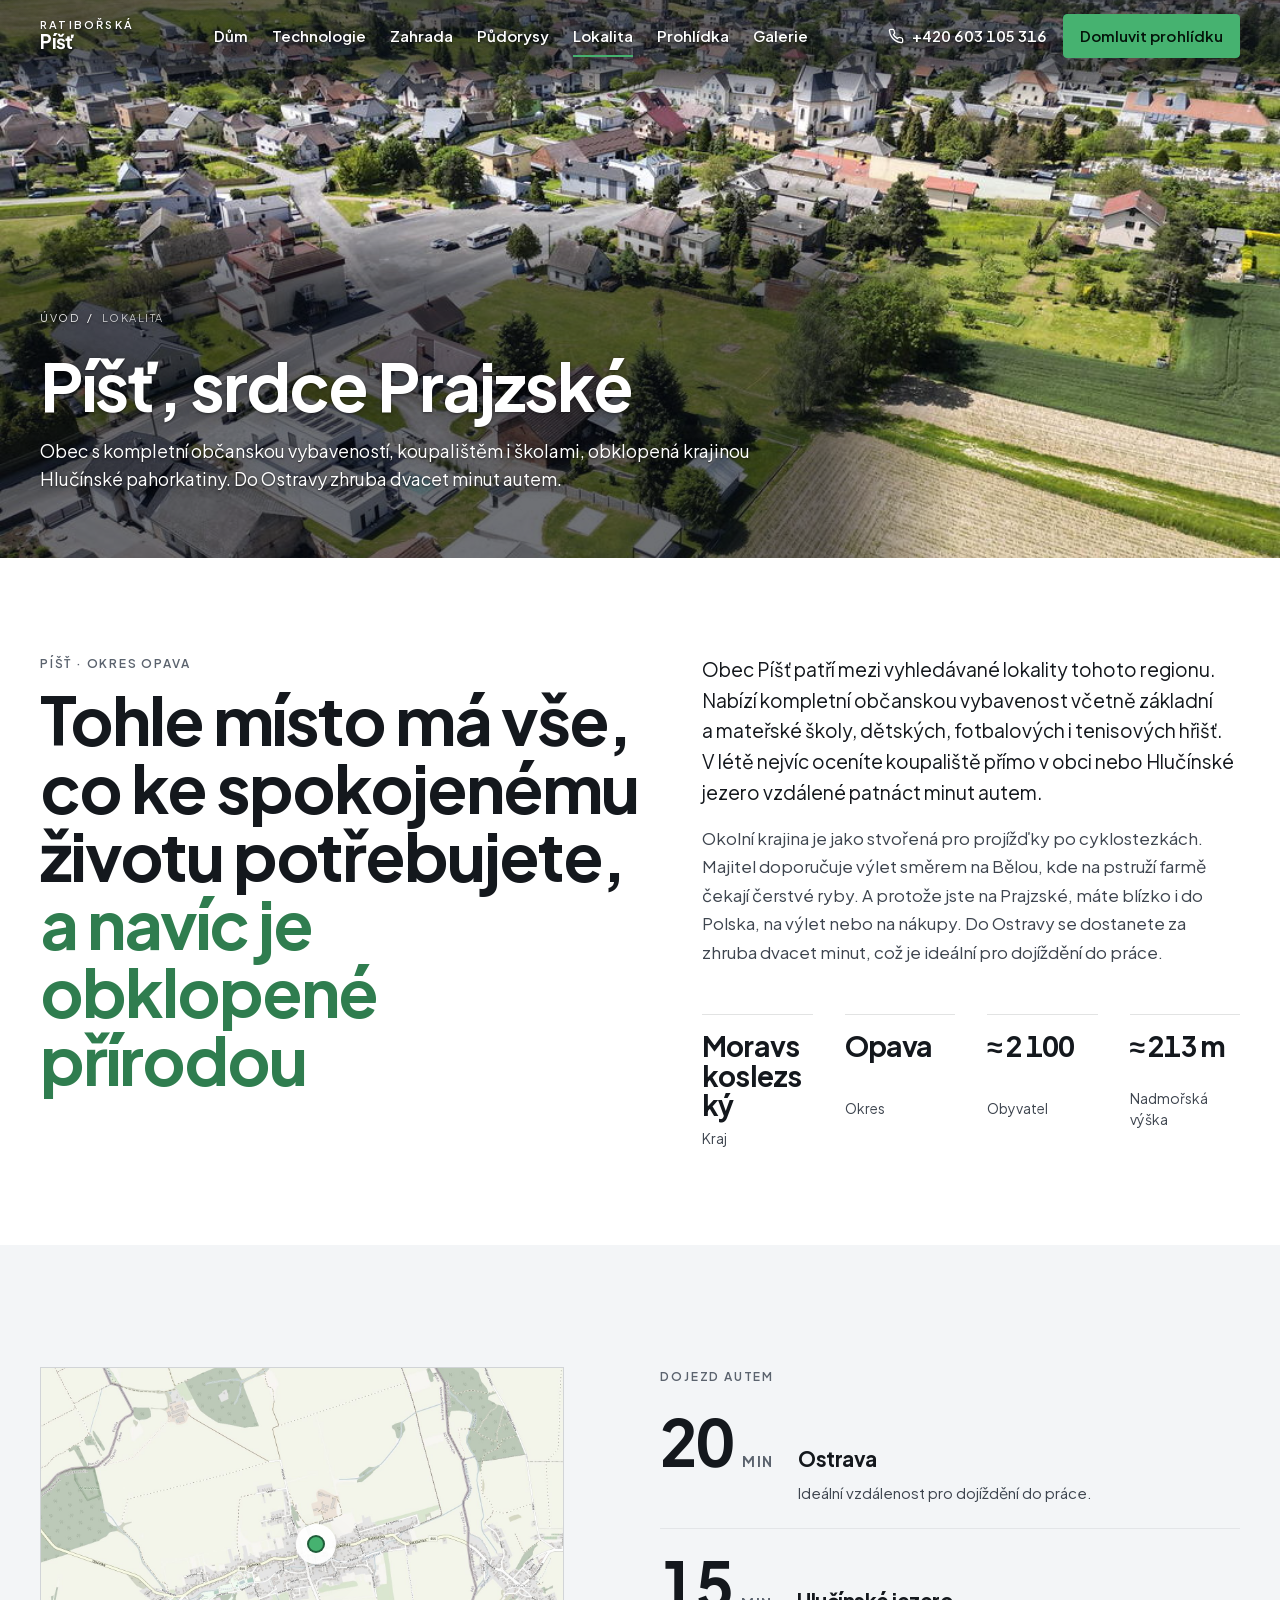
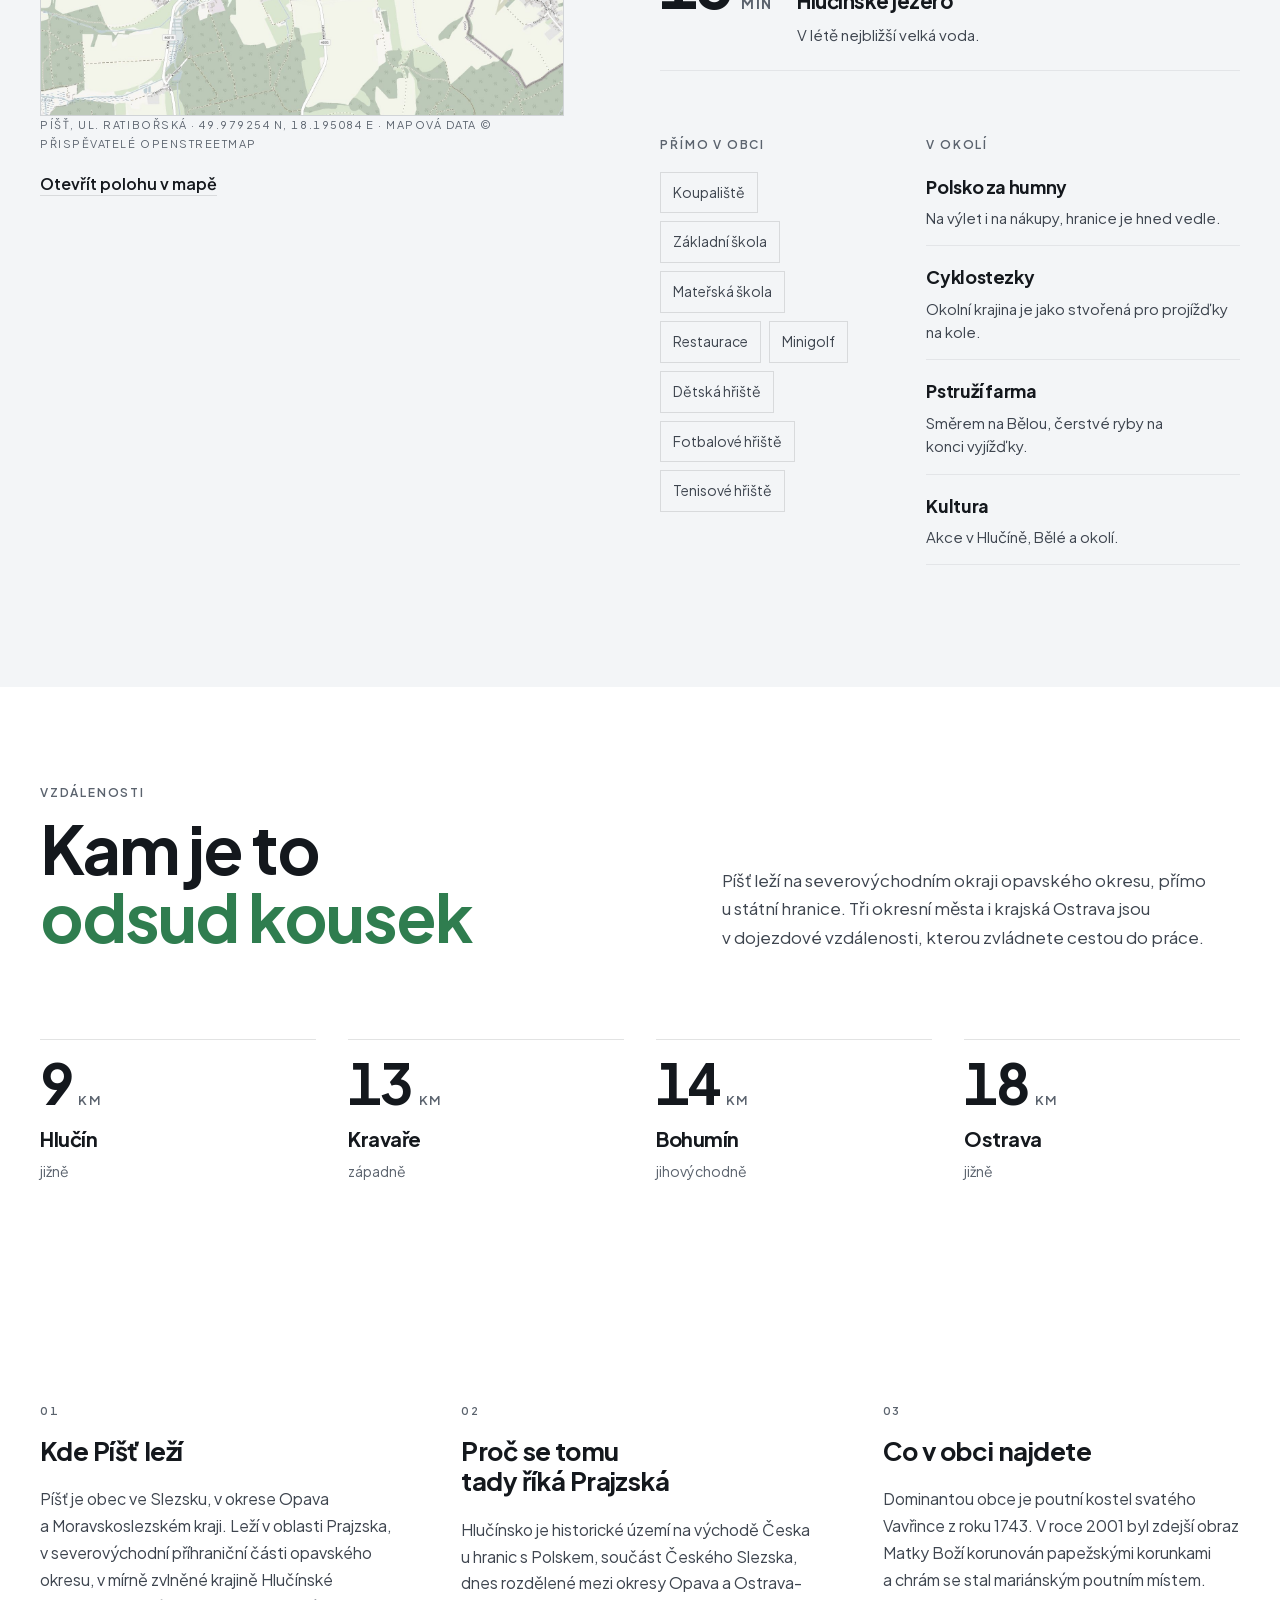
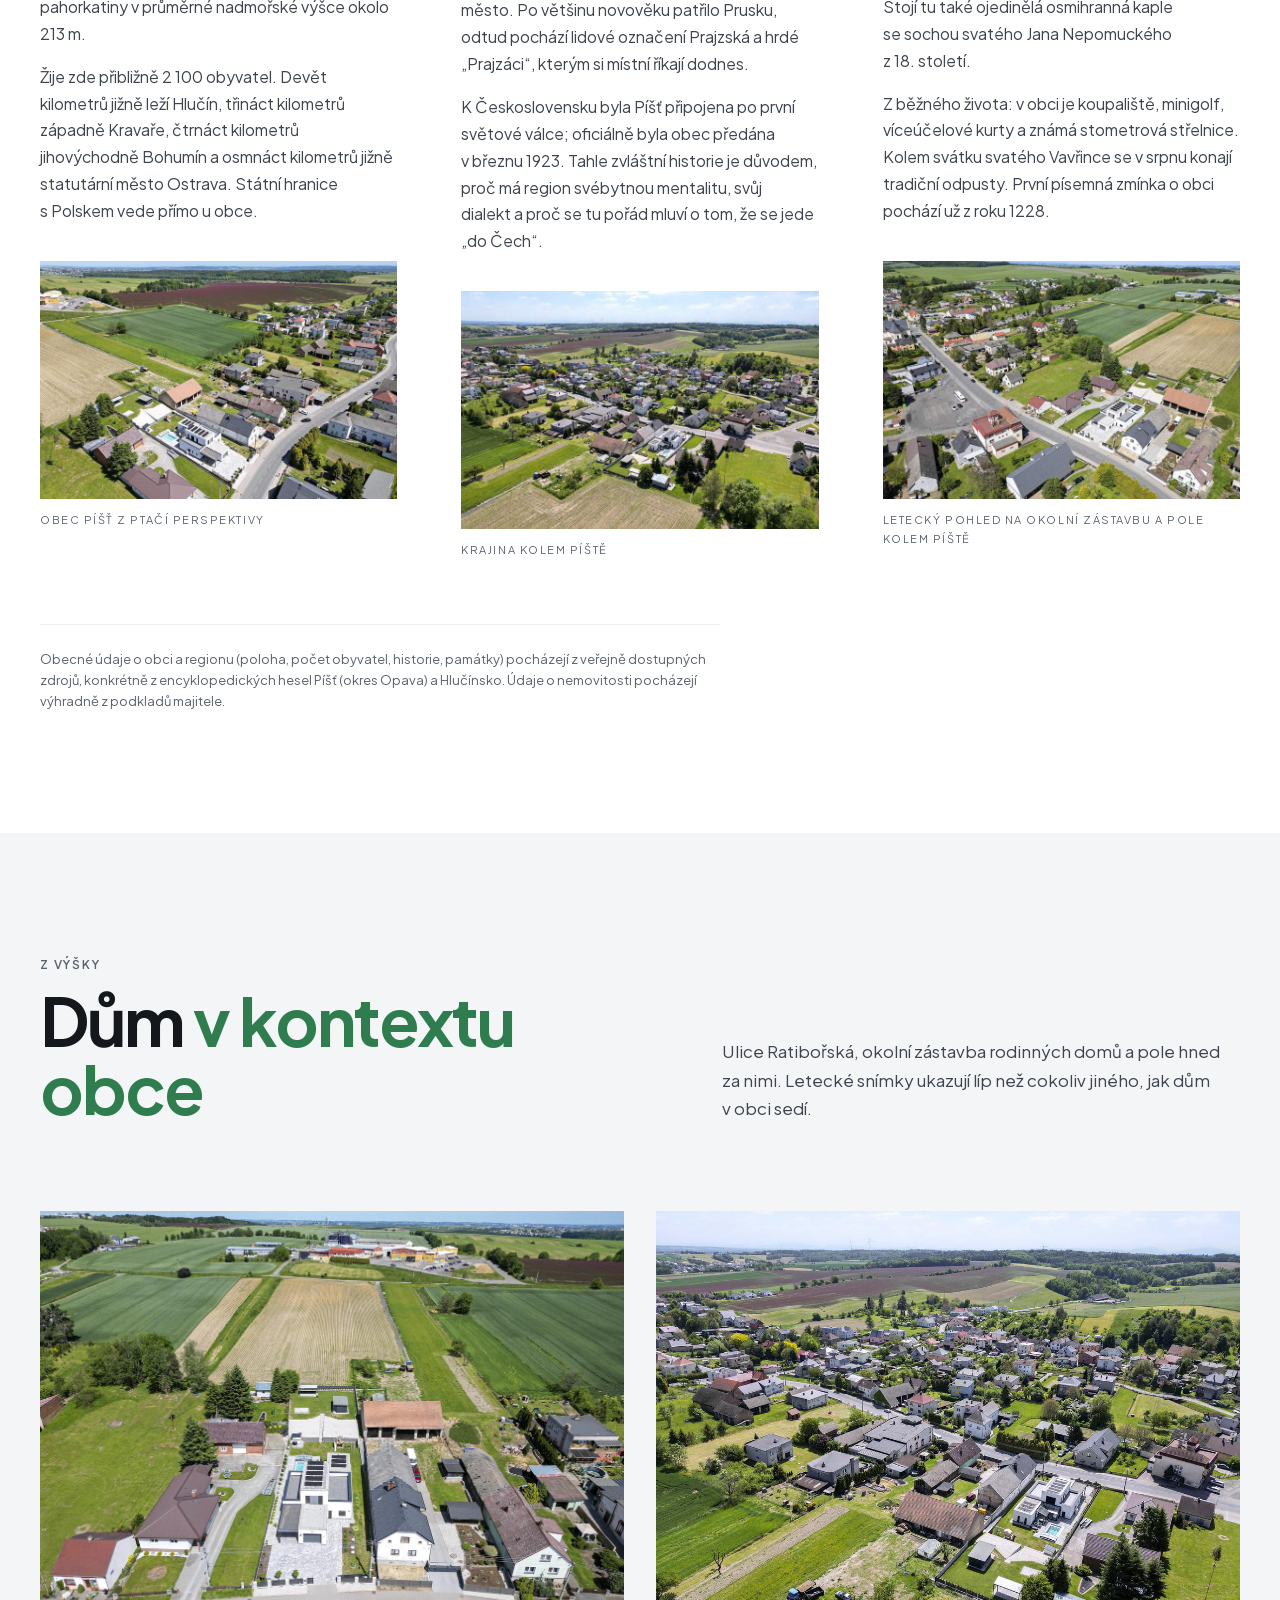
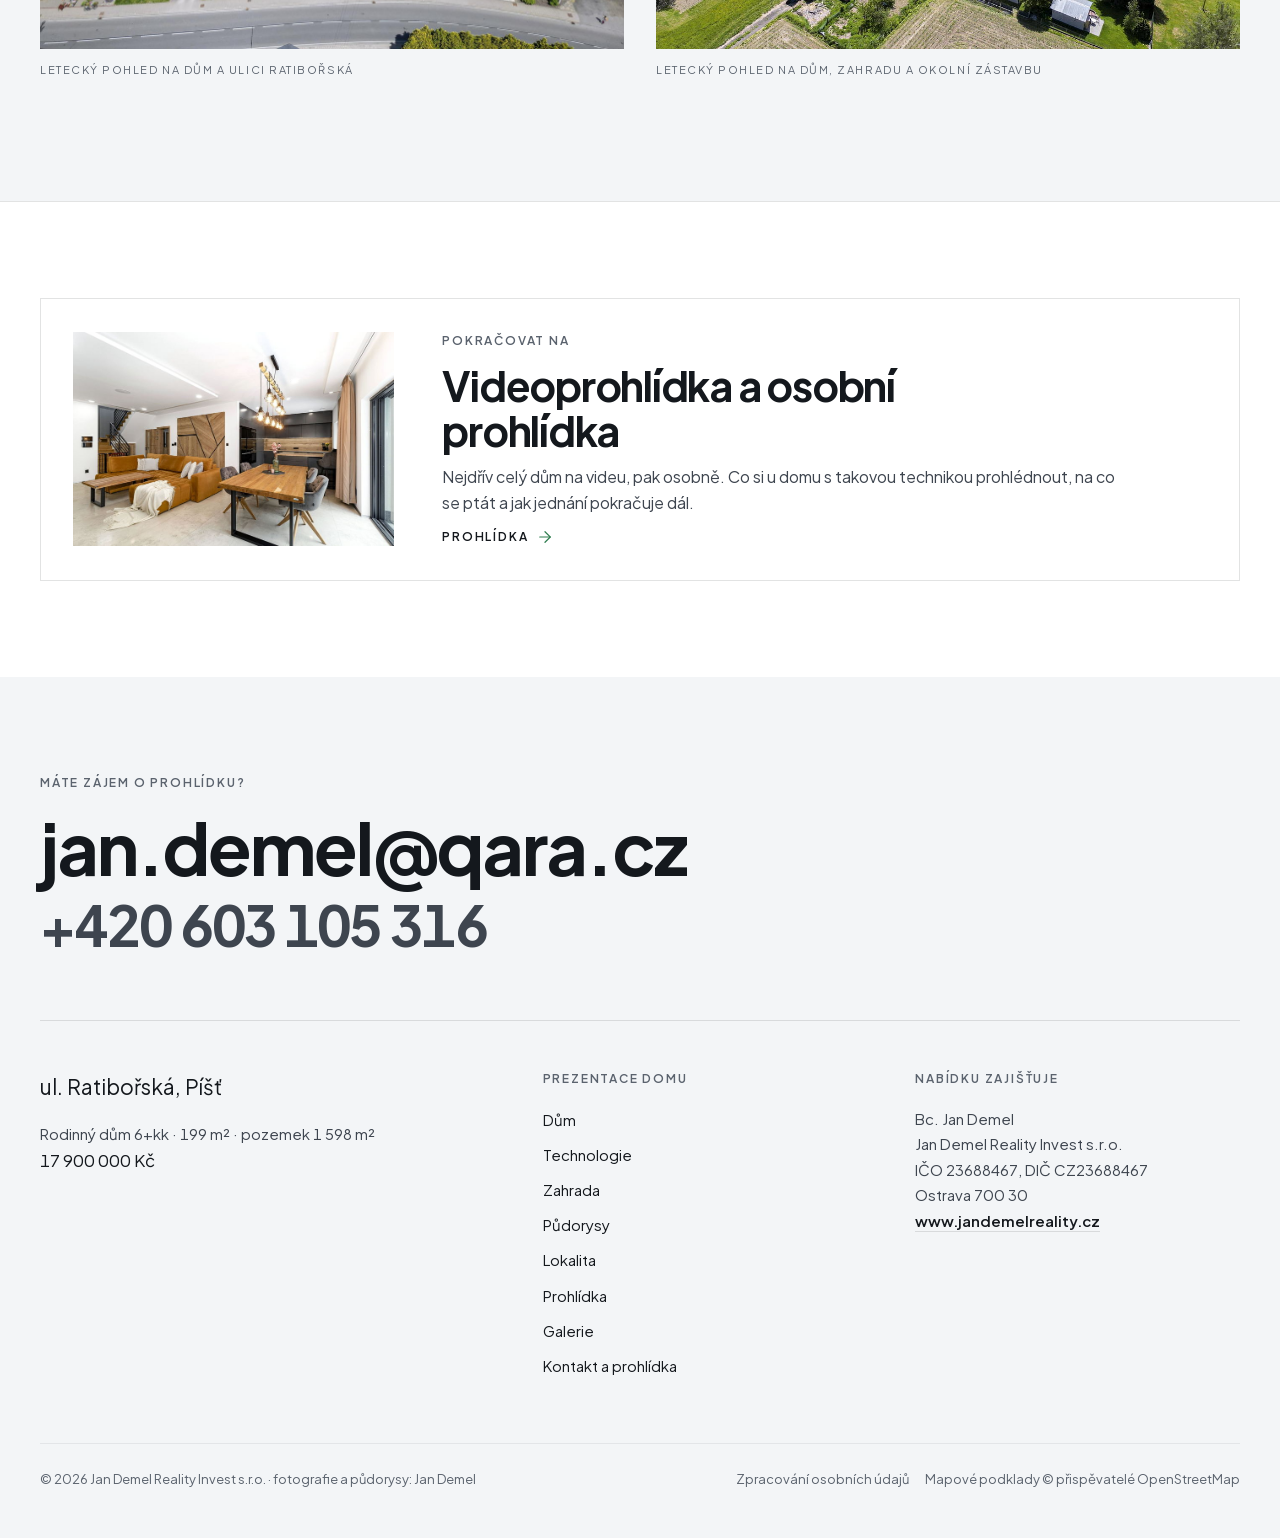
<file: lokalita/index.html>
<!DOCTYPE html><html lang="cs" class="__variable_16fca7"><head><meta charSet="utf-8"/><meta name="viewport" content="width=device-width, initial-scale=1"/><link rel="preload" href="/_next/static/media/636a5ac981f94f8b-s.p.woff2" as="font" crossorigin="" type="font/woff2"/><link rel="preload" href="/_next/static/media/9e7b0a821b9dfcb4-s.p.woff2" as="font" crossorigin="" type="font/woff2"/><link rel="preload" as="image" href="/images/dron-obec.jpg"/><link rel="stylesheet" href="/_next/static/css/69e569d6792d89de.css" data-precedence="next"/><link rel="preload" as="script" fetchPriority="low" href="/_next/static/chunks/webpack-942147bb2adf8cbd.js"/><script src="/_next/static/chunks/4bd1b696-76baf09600044167.js" async=""></script><script src="/_next/static/chunks/517-ddfb8d779c1d2687.js" async=""></script><script src="/_next/static/chunks/main-app-d44d0b83e8bdde51.js" async=""></script><script src="/_next/static/chunks/app/layout-d1fbf93bfc1b4f85.js" async=""></script><script src="/_next/static/chunks/377-e68f9656bb9e04a2.js" async=""></script><script src="/_next/static/chunks/190-6b8f16ffca6d8366.js" async=""></script><script src="/_next/static/chunks/app/lokalita/page-6de2ed3f289a9472.js" async=""></script><meta name="next-size-adjust" content=""/><meta name="theme-color" content="#FFFFFF"/><meta name="color-scheme" content="light"/><title>Píšť a okolí | lokalita domu, okres Opava</title><meta name="description" content="Píšť v okrese Opava, v srdci Prajzské: kompletní občanská vybavenost, koupaliště, školy, cyklostezky a hranice s Polskem za humny. Do Ostravy zhruba dvacet minut autem."/><meta property="og:title" content="Rodinný dům 6+kk s bazénem | Píšť, ul. Ratibořská"/><meta property="og:description" content="Soukromé rodinné sídlo na pozemku 1 598 m² s bazénem, fotovoltaikou a dvěma terasami. 17 900 000 Kč."/><meta property="og:locale" content="cs_CZ"/><meta property="og:type" content="website"/><meta name="twitter:card" content="summary"/><meta name="twitter:title" content="Rodinný dům 6+kk s bazénem | Píšť, ul. Ratibořská"/><meta name="twitter:description" content="Soukromé rodinné sídlo na pozemku 1 598 m² s bazénem, fotovoltaikou a dvěma terasami. 17 900 000 Kč."/><script src="/_next/static/chunks/polyfills-42372ed130431b0a.js" noModule=""></script></head><body><script type="application/ld+json">{"@context":"https://schema.org","@graph":[{"@type":"RealEstateListing","name":"Prodej rodinného domu 6+kk, ul. Ratibořská, Píšť","description":"Rodinný dům 6+kk s bazénem, fotovoltaikou a pozemkem 1 598 m² v obci Píšť.","offers":{"@type":"Offer","price":17900000,"priceCurrency":"CZK","availability":"https://schema.org/InStock","seller":{"@id":"#makler"}},"about":{"@type":"SingleFamilyResidence","name":"Rodinný dům 6+kk, Píšť","numberOfRooms":6,"numberOfBathroomsTotal":2,"floorSize":{"@type":"QuantitativeValue","value":199,"unitCode":"MTK"},"address":{"@type":"PostalAddress","streetAddress":"Ratibořská","addressLocality":"Píšť","postalCode":"747 18","addressCountry":"CZ"},"geo":{"@type":"GeoCoordinates","latitude":49.979254,"longitude":18.195084}}},{"@type":"RealEstateAgent","@id":"#makler","name":"Jan Demel Reality","legalName":"Jan Demel Reality Invest s.r.o.","telephone":"+420603105316","email":"jan.demel@qara.cz","url":"https://www.jandemelreality.cz","image":"https://ratiborska.jandemelreality.cz/images/makler-jan-demel.jpg","identifier":"23688467","vatID":"CZ23688467","address":{"@type":"PostalAddress","addressLocality":"Ostrava","postalCode":"700 30","addressRegion":"Moravskoslezský kraj","addressCountry":"CZ"},"areaServed":{"@type":"Place","name":"Ostrava a okolí, Moravskoslezský kraj"},"employee":{"@type":"Person","name":"Bc. Jan Demel","jobTitle":"Realitní makléř","telephone":"+420603105316","email":"jan.demel@qara.cz","image":"https://ratiborska.jandemelreality.cz/images/makler-jan-demel.jpg","worksFor":{"@id":"#makler"}}}]}</script><a href="#obsah" class="skip-link">Přeskočit na obsah</a><header class="hlavicka-na-fotce" style="position:fixed;top:0;left:0;right:0;z-index:50;transform:translateY(0);transition:transform 300ms var(--ease-panel), background-color 240ms var(--ease-vstup), box-shadow 240ms var(--ease-vstup), color 240ms var(--ease-vstup);background:transparent;box-shadow:none;color:#FFFFFF"><span aria-hidden="true" style="position:absolute;left:0;right:0;top:0;height:104px;pointer-events:none;background:linear-gradient(to bottom, rgba(8,12,18,0.58) 0%, rgba(8,12,18,0.58) 60%, rgba(8,12,18,0) 100%)"></span><div class="wrap-siroky hlavicka-vnitrek" style="position:relative"><a style="display:flex;align-items:center;gap:var(--sp-3);text-decoration:none;color:inherit" href="/"><span class="znacka-text"><span class="mono" style="font-size:11px;letter-spacing:0.2em">Ratibořská</span><span style="font-family:var(--ff-display);font-size:19px;font-weight:700;letter-spacing:-0.01em">Píšť</span></span></a><nav class="nav-odkazy desktop-nav" aria-label="Hlavní navigace"><a href="/dum/">Dům</a><a href="/technologie/">Technologie</a><a href="/zahrada/">Zahrada</a><a href="/pudorysy/">Půdorysy</a><a aria-current="page" href="/lokalita/">Lokalita</a><a href="/prohlidka/">Prohlídka</a><a href="/galerie/">Galerie</a></nav><div class="desktop-nav nav-akce"><a href="tel:+420603105316" class="nav-tel tnum"><svg xmlns="http://www.w3.org/2000/svg" width="16" height="16" viewBox="0 0 24 24" fill="none" stroke="currentColor" stroke-width="2" stroke-linecap="round" stroke-linejoin="round" class="lucide lucide-phone" aria-hidden="true"><path d="M22 16.92v3a2 2 0 0 1-2.18 2 19.79 19.79 0 0 1-8.63-3.07 19.5 19.5 0 0 1-6-6 19.79 19.79 0 0 1-3.07-8.67A2 2 0 0 1 4.11 2h3a2 2 0 0 1 2 1.72 12.84 12.84 0 0 0 .7 2.81 2 2 0 0 1-.45 2.11L8.09 9.91a16 16 0 0 0 6 6l1.27-1.27a2 2 0 0 1 2.11-.45 12.84 12.84 0 0 0 2.81.7A2 2 0 0 1 22 16.92z"></path></svg>+420 603 105 316</a><a class="btn btn-hlavni" style="min-height:44px;padding:8px 16px;font-size:15px;text-shadow:none" href="/kontakt/">Domluvit prohlídku</a></div><button type="button" class="hamburger btn btn-druhy" aria-expanded="false" aria-controls="mobilni-menu" style="min-height:44px;padding:8px 16px;color:inherit;background:rgba(10,14,20,0.2);border-color:rgba(255,255,255,0.8);text-shadow:none"><svg xmlns="http://www.w3.org/2000/svg" width="18" height="18" viewBox="0 0 24 24" fill="none" stroke="currentColor" stroke-width="2" stroke-linecap="round" stroke-linejoin="round" class="lucide lucide-menu" aria-hidden="true"><line x1="4" x2="20" y1="12" y2="12"></line><line x1="4" x2="20" y1="6" y2="6"></line><line x1="4" x2="20" y1="18" y2="18"></line></svg><span style="font-size:14px">Menu</span></button></div></header><main id="obsah"><header class="hero-podstranka"><img src="/images/dron-obec.jpg" alt="Letecký pohled na obec Píšť" width="1080" height="810" decoding="async" fetchpriority="high"/><div class="wrap-siroky hero-podstranka-obsah"><div class="hero-podstranka-text pod-textem"><nav aria-label="Drobečková navigace" class="drobecky drobecky-svetle"><ol><li><a href="/">Úvod</a></li><li aria-hidden="true">/</li><li aria-current="page">Lokalita</li></ol></nav><h1 class="display h-1 hero-podstranka-nadpis">Píšť, <em>srdce Prajzské</em></h1><p class="hero-podstranka-lead">Obec s kompletní občanskou vybaveností, koupalištěm i školami, obklopená krajinou Hlučínské pahorkatiny. Do Ostravy zhruba dvacet minut autem.</p></div></div></header><section class="sekce-uzka"><div class="wrap-siroky uvod-stranky"><div><p class="mono nadtitul">Píšť<!-- --> · <!-- -->okres Opava</p><h2 class="display h-1 uvod-stranky-nadpis">Tohle místo má vše, co ke spokojenému životu potřebujete, <em>a navíc je obklopené přírodou</em></h2></div><div><div class="proza"><p class="proza-lead">Obec Píšť patří mezi vyhledávané lokality tohoto regionu. Nabízí kompletní občanskou vybavenost včetně základní a mateřské školy, dětských, fotbalových i tenisových hřišť. V létě nejvíc oceníte koupaliště přímo v obci nebo Hlučínské jezero vzdálené patnáct minut autem.</p><p class="text">Okolní krajina je jako stvořená pro projížďky po cyklostezkách. Majitel doporučuje výlet směrem na Bělou, kde na pstruží farmě čekají čerstvé ryby. A protože jste na Prajzské, máte blízko i do Polska, na výlet nebo na nákupy. Do Ostravy se dostanete za zhruba dvacet minut, což je ideální pro dojíždění do práce.</p></div><ul class="prehled-cisla prehled-ctyri"><li><span class="display tnum prehled-hodnota prehled-mensi">Moravskoslezský</span><span class="prehled-popis">Kraj</span></li><li><span class="display tnum prehled-hodnota prehled-mensi">Opava</span><span class="prehled-popis">Okres</span></li><li><span class="display tnum prehled-hodnota prehled-mensi">≈ 2 100</span><span class="prehled-popis">Obyvatel</span></li><li><span class="display tnum prehled-hodnota prehled-mensi">≈ 213 m</span><span class="prehled-popis">Nadmořská výška</span></li></ul></div></div></section><section class="svetla sekce"><div class="wrap-siroky"><div><div class="lokalita-mrizka lokalita-prvni"><div class="lokalita-mapa"><figure><div class="foto-ram mapa-ram" style="aspect-ratio:1536 / 1024"><img src="/images/mapa-pist.jpg" alt="Mapa obce Píšť s vyznačenou polohou domu na ulici Ratibořská" width="1536" height="1024" loading="lazy" decoding="async"/><span class="mapa-pin" aria-hidden="true"><span></span></span></div><figcaption>Píšť, ul. Ratibořská · <span class="tnum">49.979254 N, 18.195084 E</span> · mapová data © přispěvatelé OpenStreetMap</figcaption></figure><p style="margin-top:var(--sp-4)"><a class="odkaz" href="https://www.openstreetmap.org/?mlat=49.979254&amp;mlon=18.195084#map=16/49.979254/18.195084" target="_blank" rel="noopener noreferrer">Otevřít polohu v mapě</a></p></div><div class="lokalita-obsah"><p class="mono nadtitul">Dojezd autem</p><ul class="dojezdy"><li><span class="display tnum dojezd-cislo">20<span class="dojezd-jednotka">min</span></span><span class="dojezd-text"><b>Ostrava</b><span>Ideální vzdálenost pro dojíždění do práce.</span></span></li><li><span class="display tnum dojezd-cislo">15<span class="dojezd-jednotka">min</span></span><span class="dojezd-text"><b>Hlučínské jezero</b><span>V létě nejbližší velká voda.</span></span></li></ul><div class="lokalita-dvojice"><div><p class="mono nadtitul">Přímo v obci</p><ul class="obci-seznam"><li>Koupaliště</li><li>Základní škola</li><li>Mateřská škola</li><li>Restaurace</li><li>Minigolf</li><li>Dětská hřiště</li><li>Fotbalové hřiště</li><li>Tenisové hřiště</li></ul></div><div><p class="mono nadtitul">V okolí</p><ul class="okoli-seznam"><li><b>Polsko za humny</b><span>Na výlet i na nákupy, hranice je hned vedle.</span></li><li><b>Cyklostezky</b><span>Okolní krajina je jako stvořená pro projížďky na kole.</span></li><li><b>Pstruží farma</b><span>Směrem na Bělou, čerstvé ryby na konci vyjížďky.</span></li><li><b>Kultura</b><span>Akce v Hlučíně, Bělé a okolí.</span></li></ul></div></div></div></div></div></div></section><section class="sekce-uzka"><div class="wrap-siroky"><div class="hlava-sekce"><div><p class="mono nadtitul">Vzdálenosti</p><h2 class="display h-1" style="margin-top:var(--sp-3)">Kam je to <em>odsud kousek</em></h2></div><p class="text">Píšť leží na severovýchodním okraji opavského okresu, přímo u státní hranice. Tři okresní města i krajská Ostrava jsou v dojezdové vzdálenosti, kterou zvládnete cestou do práce.</p></div><ul class="vzdalenosti"><li><span class="display tnum vzdalenost-cislo">9<span class="vzdalenost-jednotka">km</span></span><span class="vzdalenost-text"><b>Hlučín</b><span>jižně</span></span></li><li><span class="display tnum vzdalenost-cislo">13<span class="vzdalenost-jednotka">km</span></span><span class="vzdalenost-text"><b>Kravaře</b><span>západně</span></span></li><li><span class="display tnum vzdalenost-cislo">14<span class="vzdalenost-jednotka">km</span></span><span class="vzdalenost-text"><b>Bohumín</b><span>jihovýchodně</span></span></li><li><span class="display tnum vzdalenost-cislo">18<span class="vzdalenost-jednotka">km</span></span><span class="vzdalenost-text"><b>Ostrava</b><span>jižně</span></span></li></ul></div></section><section class="sekce obec-sekce"><div class="wrap-siroky"><div class="obec-mrizka"><article class="obec-blok"><span class="mono tnum obec-cislo">01</span><h3 class="display h-3 obec-nadpis">Kde Píšť leží</h3><div class="proza  obec-proza"><p class="text">Píšť je obec ve Slezsku, v okrese Opava a Moravskoslezském kraji. Leží v oblasti Prajzska, v severovýchodní příhraniční části opavského okresu, v mírně zvlněné krajině Hlučínské pahorkatiny v průměrné nadmořské výšce okolo 213 m.</p><p class="text">Žije zde přibližně 2 100 obyvatel. Devět kilometrů jižně leží Hlučín, třináct kilometrů západně Kravaře, čtrnáct kilometrů jihovýchodně Bohumín a osmnáct kilometrů jižně statutární město Ostrava. Státní hranice s Polskem vede přímo u obce.</p></div><figure class="obec-foto"><div class="foto-ram foto-zoom" style="aspect-ratio:3 / 2"><img src="/images/s/dron-obec-2.jpg" alt="Obec Píšť z ptačí perspektivy" width="760" height="570" decoding="async" loading="lazy"/></div><figcaption>Obec Píšť z ptačí perspektivy</figcaption></figure></article><article class="obec-blok"><span class="mono tnum obec-cislo">02</span><h3 class="display h-3 obec-nadpis">Proč se tomu tady říká Prajzská</h3><div class="proza  obec-proza"><p class="text">Hlučínsko je historické území na východě Česka u hranic s Polskem, součást Českého Slezska, dnes rozdělené mezi okresy Opava a Ostrava-město. Po většinu novověku patřilo Prusku, odtud pochází lidové označení Prajzská a hrdé „Prajzáci“, kterým si místní říkají dodnes.</p><p class="text">K Československu byla Píšť připojena po první světové válce; oficiálně byla obec předána v březnu 1923. Tahle zvláštní historie je důvodem, proč má region svébytnou mentalitu, svůj dialekt a proč se tu pořád mluví o tom, že se jede „do Čech“.</p></div><figure class="obec-foto"><div class="foto-ram foto-zoom" style="aspect-ratio:3 / 2"><img src="/images/s/dron-krajina.jpg" alt="Krajina kolem Píště" width="760" height="570" decoding="async" loading="lazy"/></div><figcaption>Krajina kolem Píště</figcaption></figure></article><article class="obec-blok"><span class="mono tnum obec-cislo">03</span><h3 class="display h-3 obec-nadpis">Co v obci najdete</h3><div class="proza  obec-proza"><p class="text">Dominantou obce je poutní kostel svatého Vavřince z roku 1743. V roce 2001 byl zdejší obraz Matky Boží korunován papežskými korunkami a chrám se stal mariánským poutním místem. Stojí tu také ojedinělá osmihranná kaple se sochou svatého Jana Nepomuckého z 18. století.</p><p class="text">Z běžného života: v obci je koupaliště, minigolf, víceúčelové kurty a známá stometrová střelnice. Kolem svátku svatého Vavřince se v srpnu konají tradiční odpusty. První písemná zmínka o obci pochází už z roku 1228.</p></div><figure class="obec-foto"><div class="foto-ram foto-zoom" style="aspect-ratio:3 / 2"><img src="/images/s/dron-obec-3.jpg" alt="Letecký pohled na okolní zástavbu a pole kolem Píště" width="760" height="570" decoding="async" loading="lazy"/></div><figcaption>Letecký pohled na okolní zástavbu a pole kolem Píště</figcaption></figure></article></div><p class="poznamka-zdroj">Obecné údaje o obci a regionu (poloha, počet obyvatel, historie, památky) pocházejí z veřejně dostupných zdrojů, konkrétně z encyklopedických hesel Píšť (okres Opava) a Hlučínsko. Údaje o nemovitosti pocházejí výhradně z podkladů majitele.</p></div></section><section class="svetla sekce" aria-labelledby="zvysky-nadpis"><div class="wrap-siroky"><div class="hlava-sekce"><div><p class="mono nadtitul">Z výšky</p><h2 id="zvysky-nadpis" class="display h-1" style="margin-top:var(--sp-3)">Dům <em>v kontextu obce</em></h2></div><p class="text">Ulice Ratibořská, okolní zástavba rodinných domů a pole hned za nimi. Letecké snímky ukazují líp než cokoliv jiného, jak dům v obci sedí.</p></div><div class="zvysky-mrizka"><figure><div class="foto-ram foto-zoom" style="aspect-ratio:4 / 3"><img src="/images/dron-ulice.jpg" alt="Letecký pohled na dům a ulici Ratibořská" width="1180" height="885" decoding="async" loading="lazy"/></div><figcaption>Letecký pohled na dům a ulici Ratibořská</figcaption></figure><figure><div class="foto-ram foto-zoom" style="aspect-ratio:4 / 3"><img src="/images/dron-dum-2.jpg" alt="Letecký pohled na dům, zahradu a okolní zástavbu" width="1080" height="810" decoding="async" loading="lazy"/></div><figcaption>Letecký pohled na dům, zahradu a okolní zástavbu</figcaption></figure></div></div></section><section class="sekce-uzka dalsi-obal" aria-label="Pokračovat v prohlídce"><div class="wrap-siroky"><a class="dalsi-karta" href="/prohlidka/"><div class="foto-ram dalsi-foto"><img src="/images/s/obyvak-jidelna.jpg" alt="" width="760" height="507" loading="lazy" decoding="async" aria-hidden="true"/></div><div class="dalsi-text"><span class="mono nadtitul">Pokračovat na</span><span class="display h-2 dalsi-nadpis">Videoprohlídka a osobní prohlídka</span><span class="dalsi-perex">Nejdřív celý dům na videu, pak osobně. Co si u domu s takovou technikou prohlédnout, na co se ptát a jak jednání pokračuje dál.</span><span class="dalsi-sipka"><span class="mono">Prohlídka</span><svg xmlns="http://www.w3.org/2000/svg" width="18" height="18" viewBox="0 0 24 24" fill="none" stroke="currentColor" stroke-width="1.6" stroke-linecap="round" stroke-linejoin="round" class="lucide lucide-arrow-right" aria-hidden="true"><path d="M5 12h14"></path><path d="m12 5 7 7-7 7"></path></svg></span></div></a></div></section></main><footer class="svetla" style="padding-top:var(--sp-9);padding-bottom:var(--sp-7)"><div class="wrap-siroky"><p class="mono nadtitul" style="margin:0">Máte zájem o prohlídku?</p><a href="mailto:jan.demel@qara.cz?subject=Dotaz%20k%20domu%20ul.%20Ratibo%C5%99sk%C3%A1%2C%20P%C3%AD%C5%A1%C5%A5" class="display" style="display:block;margin-top:var(--sp-4);text-decoration:none;font-size:clamp(28px, 5.6vw, 76px);line-height:1.08;word-break:break-word">jan.demel@qara.cz</a><a href="tel:+420603105316" class="display" style="display:block;margin-top:var(--sp-2);text-decoration:none;font-size:clamp(26px, 4.4vw, 58px);line-height:1.1;color:var(--ink-2)"><span class="tnum">+420 603 105 316</span></a><div style="margin-top:var(--sp-8);margin-bottom:var(--sp-7);height:1px;background:var(--line)" aria-hidden="true"></div><div class="mrizka-4" style="display:grid;grid-template-columns:1.4fr 1fr 1fr;gap:var(--sp-7);align-items:start"><div><span style="font-family:var(--ff-display);font-size:21px">ul. Ratibořská<!-- -->, <!-- -->Píšť</span><p class="text" style="margin-top:var(--sp-4);font-size:15px">Rodinný dům<!-- --> <!-- -->6+kk<!-- --> · <span class="tnum">199<!-- --> m²</span> ·<!-- --> <!-- -->pozemek <span class="tnum">1 598<!-- --> m²</span><br/><span class="tnum" style="color:var(--ink);font-size:17px">17 900 000 Kč</span></p></div><div><p class="mono nadtitul" style="margin-bottom:var(--sp-4)">Prezentace domu</p><ul style="list-style:none;margin:0;padding:0;display:grid;gap:var(--sp-2)"><li><a style="text-decoration:none;font-size:15px" href="/dum/">Dům</a></li><li><a style="text-decoration:none;font-size:15px" href="/technologie/">Technologie</a></li><li><a style="text-decoration:none;font-size:15px" href="/zahrada/">Zahrada</a></li><li><a style="text-decoration:none;font-size:15px" href="/pudorysy/">Půdorysy</a></li><li><a style="text-decoration:none;font-size:15px" href="/lokalita/">Lokalita</a></li><li><a style="text-decoration:none;font-size:15px" href="/prohlidka/">Prohlídka</a></li><li><a style="text-decoration:none;font-size:15px" href="/galerie/">Galerie</a></li><li><a style="text-decoration:none;font-size:15px" href="/kontakt/">Kontakt a prohlídka</a></li></ul></div><div><p class="mono nadtitul" style="margin-bottom:var(--sp-4)">Nabídku zajišťuje</p><p style="font-size:15px;line-height:1.7;color:var(--ink-2)">Bc. Jan Demel<br/>Jan Demel Reality Invest s.r.o.<br/><span class="tnum">IČO <!-- -->23688467</span>, <span class="tnum">DIČ <!-- -->CZ23688467</span><br/>Ostrava 700 30<br/><a href="https://www.jandemelreality.cz" target="_blank" rel="noopener noreferrer" class="odkaz">www.jandemelreality.cz</a></p></div></div><div style="margin-top:var(--sp-8);padding-top:var(--sp-5);border-top:1px solid var(--line-2);display:flex;flex-wrap:wrap;gap:var(--sp-4);justify-content:space-between;font-size:13px;color:var(--muted)"><span>© <!-- -->2026<!-- --> <!-- -->Jan Demel Reality Invest s.r.o.<!-- --> · fotografie a půdorysy: <!-- -->Jan Demel</span><span style="display:flex;gap:var(--sp-4);flex-wrap:wrap"><a style="text-decoration:none" href="/gdpr/">Zpracování osobních údajů</a><span>Mapové podklady © přispěvatelé OpenStreetMap</span></span></div></div></footer><script src="/_next/static/chunks/webpack-942147bb2adf8cbd.js" async=""></script><script>(self.__next_f=self.__next_f||[]).push([0])</script><script>self.__next_f.push([1,"1:\"$Sreact.fragment\"\n3:I[651,[\"177\",\"static/chunks/app/layout-d1fbf93bfc1b4f85.js\"],\"default\"]\n4:I[5244,[],\"\"]\n5:I[3866,[],\"\"]\n6:I[190,[\"377\",\"static/chunks/377-e68f9656bb9e04a2.js\",\"190\",\"static/chunks/190-6b8f16ffca6d8366.js\",\"906\",\"static/chunks/app/lokalita/page-6de2ed3f289a9472.js\"],\"default\"]\n7:I[8173,[\"377\",\"static/chunks/377-e68f9656bb9e04a2.js\",\"190\",\"static/chunks/190-6b8f16ffca6d8366.js\",\"906\",\"static/chunks/app/lokalita/page-6de2ed3f289a9472.js\"],\"\"]\n8:I[6213,[],\"OutletBoundary\"]\na:I[6213,[],\"MetadataBoundary\"]\nc:I[6213,[],\"ViewportBoundary\"]\ne:I[4835,[],\"\"]\n:HL[\"/_next/static/media/636a5ac981f94f8b-s.p.woff2\",\"font\",{\"crossOrigin\":\"\",\"type\":\"font/woff2\"}]\n:HL[\"/_next/static/media/9e7b0a821b9dfcb4-s.p.woff2\",\"font\",{\"crossOrigin\":\"\",\"type\":\"font/woff2\"}]\n:HL[\"/_next/static/css/69e569d6792d89de.css\",\"style\"]\n2:T638,{\"@context\":\"https://schema.org\",\"@graph\":[{\"@type\":\"RealEstateListing\",\"name\":\"Prodej rodinného domu 6+kk, ul. Ratibořská, Píšť\",\"description\":\"Rodinný dům 6+kk s bazénem, fotovoltaikou a pozemkem 1 598 m² v obci Píšť.\",\"offers\":{\"@type\":\"Offer\",\"price\":17900000,\"priceCurrency\":\"CZK\",\"availability\":\"https://schema.org/InStock\",\"seller\":{\"@id\":\"#makler\"}},\"about\":{\"@type\":\"SingleFamilyResidence\",\"name\":\"Rodinný dům 6+kk, Píšť\",\"numberOfRooms\":6,\"numberOfBathroomsTotal\":2,\"floorSize\":{\"@type\":\"QuantitativeValue\",\"value\":199,\"unitCode\":\"MTK\"},\"address\":{\"@type\":\"PostalAddress\",\"streetAddress\":\"Ratibořská\",\"addressLocality\":\"Píšť\",\"postalCode\":\"747 18\",\"addressCountry\":\"CZ\"},\"geo\":{\"@type\":\"GeoCoordinates\",\"latitude\":49.979254,\"longitude\":18.195084}}},{\"@type\":\"RealEstateAgent\",\"@id\":\"#makler\",\"name\":\"Jan Demel Reality\",\"legalName\":\"Jan Demel Reality Invest s.r.o.\",\"telephone\":\"+420603105316\",\"email\":\"jan.demel@qara.cz\",\"url\":\"https://www.jandemelreality.cz\",\"image\":\"https://ratiborska.jandemelreality.cz/images/makler-jan-demel.jpg\",\"identifier\":\"23688467\",\"vatID\":\"CZ23688467\",\"address\":{\"@type\":\"PostalAddress\",\"addressLocality\":\"Ostrava\",\"postalCode\":\"700 30\",\"addressR"])</script><script>self.__next_f.push([1,"egion\":\"Moravskoslezský kraj\",\"addressCountry\":\"CZ\"},\"areaServed\":{\"@type\":\"Place\",\"name\":\"Ostrava a okolí, Moravskoslezský kraj\"},\"employee\":{\"@type\":\"Person\",\"name\":\"Bc. Jan Demel\",\"jobTitle\":\"Realitní makléř\",\"telephone\":\"+420603105316\",\"email\":\"jan.demel@qara.cz\",\"image\":\"https://ratiborska.jandemelreality.cz/images/makler-jan-demel.jpg\",\"worksFor\":{\"@id\":\"#makler\"}}}]}"])</script><script>self.__next_f.push([1,"0:{\"P\":null,\"b\":\"gho_uWbkbsz3_7Cwo30xr\",\"p\":\"\",\"c\":[\"\",\"lokalita\",\"\"],\"i\":false,\"f\":[[[\"\",{\"children\":[\"lokalita\",{\"children\":[\"__PAGE__\",{}]}]},\"$undefined\",\"$undefined\",true],[\"\",[\"$\",\"$1\",\"c\",{\"children\":[[[\"$\",\"link\",\"0\",{\"rel\":\"stylesheet\",\"href\":\"/_next/static/css/69e569d6792d89de.css\",\"precedence\":\"next\",\"crossOrigin\":\"$undefined\",\"nonce\":\"$undefined\"}]],[\"$\",\"html\",null,{\"lang\":\"cs\",\"className\":\"__variable_16fca7\",\"children\":[\"$\",\"body\",null,{\"children\":[[\"$\",\"script\",null,{\"type\":\"application/ld+json\",\"dangerouslySetInnerHTML\":{\"__html\":\"$2\"}}],[\"$\",\"$L3\",null,{}],[\"$\",\"$L4\",null,{\"parallelRouterKey\":\"children\",\"segmentPath\":[\"children\"],\"error\":\"$undefined\",\"errorStyles\":\"$undefined\",\"errorScripts\":\"$undefined\",\"template\":[\"$\",\"$L5\",null,{}],\"templateStyles\":\"$undefined\",\"templateScripts\":\"$undefined\",\"notFound\":[[],[[\"$\",\"title\",null,{\"children\":\"404: This page could not be found.\"}],[\"$\",\"div\",null,{\"style\":{\"fontFamily\":\"system-ui,\\\"Segoe UI\\\",Roboto,Helvetica,Arial,sans-serif,\\\"Apple Color Emoji\\\",\\\"Segoe UI Emoji\\\"\",\"height\":\"100vh\",\"textAlign\":\"center\",\"display\":\"flex\",\"flexDirection\":\"column\",\"alignItems\":\"center\",\"justifyContent\":\"center\"},\"children\":[\"$\",\"div\",null,{\"children\":[[\"$\",\"style\",null,{\"dangerouslySetInnerHTML\":{\"__html\":\"body{color:#000;background:#fff;margin:0}.next-error-h1{border-right:1px solid rgba(0,0,0,.3)}@media (prefers-color-scheme:dark){body{color:#fff;background:#000}.next-error-h1{border-right:1px solid rgba(255,255,255,.3)}}\"}}],[\"$\",\"h1\",null,{\"className\":\"next-error-h1\",\"style\":{\"display\":\"inline-block\",\"margin\":\"0 20px 0 0\",\"padding\":\"0 23px 0 0\",\"fontSize\":24,\"fontWeight\":500,\"verticalAlign\":\"top\",\"lineHeight\":\"49px\"},\"children\":404}],[\"$\",\"div\",null,{\"style\":{\"display\":\"inline-block\"},\"children\":[\"$\",\"h2\",null,{\"style\":{\"fontSize\":14,\"fontWeight\":400,\"lineHeight\":\"49px\",\"margin\":0},\"children\":\"This page could not be found.\"}]}]]}]}]]],\"forbidden\":\"$undefined\",\"unauthorized\":\"$undefined\"}]]}]}]]}],{\"children\":[\"lokalita\",[\"$\",\"$1\",\"c\",{\"children\":[null,[\"$\",\"$L4\",null,{\"parallelRouterKey\":\"children\",\"segmentPath\":[\"children\",\"lokalita\",\"children\"],\"error\":\"$undefined\",\"errorStyles\":\"$undefined\",\"errorScripts\":\"$undefined\",\"template\":[\"$\",\"$L5\",null,{}],\"templateStyles\":\"$undefined\",\"templateScripts\":\"$undefined\",\"notFound\":\"$undefined\",\"forbidden\":\"$undefined\",\"unauthorized\":\"$undefined\"}]]}],{\"children\":[\"__PAGE__\",[\"$\",\"$1\",\"c\",{\"children\":[[[\"$\",\"$L6\",null,{}],[\"$\",\"main\",null,{\"id\":\"obsah\",\"children\":[[\"$\",\"header\",null,{\"className\":\"hero-podstranka\",\"children\":[[\"$\",\"img\",null,{\"src\":\"/images/dron-obec.jpg\",\"alt\":\"Letecký pohled na obec Píšť\",\"width\":1080,\"height\":810,\"decoding\":\"async\",\"fetchpriority\":\"high\",\"style\":\"$undefined\"}],[\"$\",\"div\",null,{\"className\":\"wrap-siroky hero-podstranka-obsah\",\"children\":[\"$\",\"div\",null,{\"className\":\"hero-podstranka-text pod-textem\",\"children\":[[\"$\",\"nav\",null,{\"aria-label\":\"Drobečková navigace\",\"className\":\"drobecky drobecky-svetle\",\"children\":[\"$\",\"ol\",null,{\"children\":[[\"$\",\"li\",null,{\"children\":[\"$\",\"$L7\",null,{\"href\":\"/\",\"children\":\"Úvod\"}]}],[\"$\",\"li\",null,{\"aria-hidden\":\"true\",\"children\":\"/\"}],[\"$\",\"li\",null,{\"aria-current\":\"page\",\"children\":\"Lokalita\"}]]}]}],[\"$\",\"h1\",null,{\"className\":\"display h-1 hero-podstranka-nadpis\",\"children\":[\"Píšť, \",[\"$\",\"em\",null,{\"children\":\"srdce Prajzské\"}]]}],[\"$\",\"p\",null,{\"className\":\"hero-podstranka-lead\",\"children\":\"Obec s kompletní občanskou vybaveností, koupalištěm i školami, obklopená krajinou Hlučínské pahorkatiny. Do Ostravy zhruba dvacet minut autem.\"}]]}]}]]}],[\"$\",\"section\",null,{\"className\":\"sekce-uzka\",\"children\":[\"$\",\"div\",null,{\"className\":\"wrap-siroky uvod-stranky\",\"children\":[[\"$\",\"div\",null,{\"children\":[[\"$\",\"p\",null,{\"className\":\"mono nadtitul\",\"children\":[\"Píšť\",\" · \",\"okres Opava\"]}],[\"$\",\"h2\",null,{\"className\":\"display h-1 uvod-stranky-nadpis\",\"children\":[\"Tohle místo má vše, co ke spokojenému životu potřebujete, \",[\"$\",\"em\",null,{\"children\":\"a navíc je obklopené přírodou\"}]]}]]}],[\"$\",\"div\",null,{\"children\":[[\"$\",\"div\",null,{\"className\":\"proza\",\"children\":[[\"$\",\"p\",\"0\",{\"className\":\"proza-lead\",\"children\":\"Obec Píšť patří mezi vyhledávané lokality tohoto regionu. Nabízí kompletní občanskou vybavenost včetně základní a mateřské školy, dětských, fotbalových i tenisových hřišť. V létě nejvíc oceníte koupaliště přímo v obci nebo Hlučínské jezero vzdálené patnáct minut autem.\"}],[\"$\",\"p\",\"1\",{\"className\":\"text\",\"children\":\"Okolní krajina je jako stvořená pro projížďky po cyklostezkách. Majitel doporučuje výlet směrem na Bělou, kde na pstruží farmě čekají čerstvé ryby. A protože jste na Prajzské, máte blízko i do Polska, na výlet nebo na nákupy. Do Ostravy se dostanete za zhruba dvacet minut, což je ideální pro dojíždění do práce.\"}]]}],[\"$\",\"ul\",null,{\"className\":\"prehled-cisla prehled-ctyri\",\"children\":[[\"$\",\"li\",\"Kraj\",{\"children\":[[\"$\",\"span\",null,{\"className\":\"display tnum prehled-hodnota prehled-mensi\",\"children\":\"Moravskoslezský\"}],[\"$\",\"span\",null,{\"className\":\"prehled-popis\",\"children\":\"Kraj\"}]]}],[\"$\",\"li\",\"Okres\",{\"children\":[[\"$\",\"span\",null,{\"className\":\"display tnum prehled-hodnota prehled-mensi\",\"children\":\"Opava\"}],[\"$\",\"span\",null,{\"className\":\"prehled-popis\",\"children\":\"Okres\"}]]}],[\"$\",\"li\",\"Obyvatel\",{\"children\":[[\"$\",\"span\",null,{\"className\":\"display tnum prehled-hodnota prehled-mensi\",\"children\":\"≈ 2 100\"}],[\"$\",\"span\",null,{\"className\":\"prehled-popis\",\"children\":\"Obyvatel\"}]]}],[\"$\",\"li\",\"Nadmořská výška\",{\"children\":[[\"$\",\"span\",null,{\"className\":\"display tnum prehled-hodnota prehled-mensi\",\"children\":\"≈ 213 m\"}],[\"$\",\"span\",null,{\"className\":\"prehled-popis\",\"children\":\"Nadmořská výška\"}]]}]]}]]}]]}]}],[\"$\",\"section\",null,{\"className\":\"svetla sekce\",\"children\":[\"$\",\"div\",null,{\"className\":\"wrap-siroky\",\"children\":[\"$\",\"div\",null,{\"children\":[\"$\",\"div\",null,{\"className\":\"lokalita-mrizka lokalita-prvni\",\"children\":[[\"$\",\"div\",null,{\"className\":\"lokalita-mapa\",\"children\":[[\"$\",\"figure\",null,{\"children\":[[\"$\",\"div\",null,{\"className\":\"foto-ram mapa-ram\",\"style\":{\"aspectRatio\":\"1536 / 1024\"},\"children\":[[\"$\",\"img\",null,{\"src\":\"/images/mapa-pist.jpg\",\"alt\":\"Mapa obce Píšť s vyznačenou polohou domu na ulici Ratibořská\",\"width\":1536,\"height\":1024,\"loading\":\"lazy\",\"decoding\":\"async\"}],[\"$\",\"span\",null,{\"className\":\"mapa-pin\",\"aria-hidden\":\"true\",\"children\":[\"$\",\"span\",null,{}]}]]}],[\"$\",\"figcaption\",null,{\"children\":[\"Píšť, ul. Ratibořská · \",[\"$\",\"span\",null,{\"className\":\"tnum\",\"children\":\"49.979254 N, 18.195084 E\"}],\" · mapová data © přispěvatelé OpenStreetMap\"]}]]}],[\"$\",\"p\",null,{\"style\":{\"marginTop\":\"var(--sp-4)\"},\"children\":[\"$\",\"a\",null,{\"className\":\"odkaz\",\"href\":\"https://www.openstreetmap.org/?mlat=49.979254\u0026mlon=18.195084#map=16/49.979254/18.195084\",\"target\":\"_blank\",\"rel\":\"noopener noreferrer\",\"children\":\"Otevřít polohu v mapě\"}]}]]}],[\"$\",\"div\",null,{\"className\":\"lokalita-obsah\",\"children\":[[\"$\",\"p\",null,{\"className\":\"mono nadtitul\",\"children\":\"Dojezd autem\"}],[\"$\",\"ul\",null,{\"className\":\"dojezdy\",\"children\":[[\"$\",\"li\",\"Ostrava\",{\"children\":[[\"$\",\"span\",null,{\"className\":\"display tnum dojezd-cislo\",\"children\":[\"20\",[\"$\",\"span\",null,{\"className\":\"dojezd-jednotka\",\"children\":\"min\"}]]}],[\"$\",\"span\",null,{\"className\":\"dojezd-text\",\"children\":[[\"$\",\"b\",null,{\"children\":\"Ostrava\"}],[\"$\",\"span\",null,{\"children\":\"Ideální vzdálenost pro dojíždění do práce.\"}]]}]]}],[\"$\",\"li\",\"Hlučínské jezero\",{\"children\":[[\"$\",\"span\",null,{\"className\":\"display tnum dojezd-cislo\",\"children\":[\"15\",[\"$\",\"span\",null,{\"className\":\"dojezd-jednotka\",\"children\":\"min\"}]]}],[\"$\",\"span\",null,{\"className\":\"dojezd-text\",\"children\":[[\"$\",\"b\",null,{\"children\":\"Hlučínské jezero\"}],[\"$\",\"span\",null,{\"children\":\"V létě nejbližší velká voda.\"}]]}]]}]]}],[\"$\",\"div\",null,{\"className\":\"lokalita-dvojice\",\"children\":[[\"$\",\"div\",null,{\"children\":[[\"$\",\"p\",null,{\"className\":\"mono nadtitul\",\"children\":\"Přímo v obci\"}],[\"$\",\"ul\",null,{\"className\":\"obci-seznam\",\"children\":[[\"$\",\"li\",\"Koupaliště\",{\"children\":\"Koupaliště\"}],[\"$\",\"li\",\"Základní škola\",{\"children\":\"Základní škola\"}],[\"$\",\"li\",\"Mateřská škola\",{\"children\":\"Mateřská škola\"}],[\"$\",\"li\",\"Restaurace\",{\"children\":\"Restaurace\"}],[\"$\",\"li\",\"Minigolf\",{\"children\":\"Minigolf\"}],[\"$\",\"li\",\"Dětská hřiště\",{\"children\":\"Dětská hřiště\"}],[\"$\",\"li\",\"Fotbalové hřiště\",{\"children\":\"Fotbalové hřiště\"}],[\"$\",\"li\",\"Tenisové hřiště\",{\"children\":\"Tenisové hřiště\"}]]}]]}],[\"$\",\"div\",null,{\"children\":[[\"$\",\"p\",null,{\"className\":\"mono nadtitul\",\"children\":\"V okolí\"}],[\"$\",\"ul\",null,{\"className\":\"okoli-seznam\",\"children\":[[\"$\",\"li\",\"Polsko za humny\",{\"children\":[[\"$\",\"b\",null,{\"children\":\"Polsko za humny\"}],[\"$\",\"span\",null,{\"children\":\"Na výlet i na nákupy, hranice je hned vedle.\"}]]}],[\"$\",\"li\",\"Cyklostezky\",{\"children\":[[\"$\",\"b\",null,{\"children\":\"Cyklostezky\"}],[\"$\",\"span\",null,{\"children\":\"Okolní krajina je jako stvořená pro projížďky na kole.\"}]]}],[\"$\",\"li\",\"Pstruží farma\",{\"children\":[[\"$\",\"b\",null,{\"children\":\"Pstruží farma\"}],[\"$\",\"span\",null,{\"children\":\"Směrem na Bělou, čerstvé ryby na konci vyjížďky.\"}]]}],[\"$\",\"li\",\"Kultura\",{\"children\":[[\"$\",\"b\",null,{\"children\":\"Kultura\"}],[\"$\",\"span\",null,{\"children\":\"Akce v Hlučíně, Bělé a okolí.\"}]]}]]}]]}]]}]]}]]}]}]}]}],[\"$\",\"section\",null,{\"className\":\"sekce-uzka\",\"children\":[\"$\",\"div\",null,{\"className\":\"wrap-siroky\",\"children\":[[\"$\",\"div\",null,{\"className\":\"hlava-sekce\",\"children\":[[\"$\",\"div\",null,{\"children\":[[\"$\",\"p\",null,{\"className\":\"mono nadtitul\",\"children\":\"Vzdálenosti\"}],[\"$\",\"h2\",null,{\"className\":\"display h-1\",\"style\":{\"marginTop\":\"var(--sp-3)\"},\"children\":[\"Kam je to \",[\"$\",\"em\",null,{\"children\":\"odsud kousek\"}]]}]]}],[\"$\",\"p\",null,{\"className\":\"text\",\"children\":\"Píšť leží na severovýchodním okraji opavského okresu, přímo u státní hranice. Tři okresní města i krajská Ostrava jsou v dojezdové vzdálenosti, kterou zvládnete cestou do práce.\"}]]}],[\"$\",\"ul\",null,{\"className\":\"vzdalenosti\",\"children\":[[\"$\",\"li\",\"Hlučín\",{\"children\":[[\"$\",\"span\",null,{\"className\":\"display tnum vzdalenost-cislo\",\"children\":[\"9\",[\"$\",\"span\",null,{\"className\":\"vzdalenost-jednotka\",\"children\":\"km\"}]]}],[\"$\",\"span\",null,{\"className\":\"vzdalenost-text\",\"children\":[[\"$\",\"b\",null,{\"children\":\"Hlučín\"}],[\"$\",\"span\",null,{\"children\":\"jižně\"}]]}]]}],[\"$\",\"li\",\"Kravaře\",{\"children\":[[\"$\",\"span\",null,{\"className\":\"display tnum vzdalenost-cislo\",\"children\":[\"13\",[\"$\",\"span\",null,{\"className\":\"vzdalenost-jednotka\",\"children\":\"km\"}]]}],[\"$\",\"span\",null,{\"className\":\"vzdalenost-text\",\"children\":[[\"$\",\"b\",null,{\"children\":\"Kravaře\"}],[\"$\",\"span\",null,{\"children\":\"západně\"}]]}]]}],[\"$\",\"li\",\"Bohumín\",{\"children\":[[\"$\",\"span\",null,{\"className\":\"display tnum vzdalenost-cislo\",\"children\":[\"14\",[\"$\",\"span\",null,{\"className\":\"vzdalenost-jednotka\",\"children\":\"km\"}]]}],[\"$\",\"span\",null,{\"className\":\"vzdalenost-text\",\"children\":[[\"$\",\"b\",null,{\"children\":\"Bohumín\"}],[\"$\",\"span\",null,{\"children\":\"jihovýchodně\"}]]}]]}],[\"$\",\"li\",\"Ostrava\",{\"children\":[[\"$\",\"span\",null,{\"className\":\"display tnum vzdalenost-cislo\",\"children\":[\"18\",[\"$\",\"span\",null,{\"className\":\"vzdalenost-jednotka\",\"children\":\"km\"}]]}],[\"$\",\"span\",null,{\"className\":\"vzdalenost-text\",\"children\":[[\"$\",\"b\",null,{\"children\":\"Ostrava\"}],[\"$\",\"span\",null,{\"children\":\"jižně\"}]]}]]}]]}]]}]}],[\"$\",\"section\",null,{\"className\":\"sekce obec-sekce\",\"children\":[\"$\",\"div\",null,{\"className\":\"wrap-siroky\",\"children\":[[\"$\",\"div\",null,{\"className\":\"obec-mrizka\",\"children\":[[\"$\",\"article\",\"Kde Píšť leží\",{\"className\":\"obec-blok\",\"children\":[[\"$\",\"span\",null,{\"className\":\"mono tnum obec-cislo\",\"children\":\"01\"}],[\"$\",\"h3\",null,{\"className\":\"display h-3 obec-nadpis\",\"children\":\"Kde Píšť leží\"}],[\"$\",\"div\",null,{\"className\":\"proza  obec-proza\",\"children\":[[\"$\",\"p\",\"0\",{\"className\":\"text\",\"children\":\"Píšť je obec ve Slezsku, v okrese Opava a Moravskoslezském kraji. Leží v oblasti Prajzska, v severovýchodní příhraniční části opavského okresu, v mírně zvlněné krajině Hlučínské pahorkatiny v průměrné nadmořské výšce okolo 213 m.\"}],[\"$\",\"p\",\"1\",{\"className\":\"text\",\"children\":\"Žije zde přibližně 2 100 obyvatel. Devět kilometrů jižně leží Hlučín, třináct kilometrů západně Kravaře, čtrnáct kilometrů jihovýchodně Bohumín a osmnáct kilometrů jižně statutární město Ostrava. Státní hranice s Polskem vede přímo u obce.\"}]]}],[\"$\",\"figure\",null,{\"className\":\"obec-foto\",\"children\":[[\"$\",\"div\",null,{\"className\":\"foto-ram foto-zoom\",\"style\":{\"aspectRatio\":\"3 / 2\"},\"children\":[\"$\",\"img\",null,{\"src\":\"/images/s/dron-obec-2.jpg\",\"alt\":\"Obec Píšť z ptačí perspektivy\",\"width\":760,\"height\":570,\"decoding\":\"async\",\"loading\":\"lazy\",\"style\":\"$undefined\"}]}],[\"$\",\"figcaption\",null,{\"children\":\"Obec Píšť z ptačí perspektivy\"}]]}]]}],[\"$\",\"article\",\"Proč se tomu tady říká Prajzská\",{\"className\":\"obec-blok\",\"children\":[[\"$\",\"span\",null,{\"className\":\"mono tnum obec-cislo\",\"children\":\"02\"}],[\"$\",\"h3\",null,{\"className\":\"display h-3 obec-nadpis\",\"children\":\"Proč se tomu tady říká Prajzská\"}],[\"$\",\"div\",null,{\"className\":\"proza  obec-proza\",\"children\":[[\"$\",\"p\",\"0\",{\"className\":\"text\",\"children\":\"Hlučínsko je historické území na východě Česka u hranic s Polskem, součást Českého Slezska, dnes rozdělené mezi okresy Opava a Ostrava-město. Po většinu novověku patřilo Prusku, odtud pochází lidové označení Prajzská a hrdé „Prajzáci“, kterým si místní říkají dodnes.\"}],[\"$\",\"p\",\"1\",{\"className\":\"text\",\"children\":\"K Československu byla Píšť připojena po první světové válce; oficiálně byla obec předána v březnu 1923. Tahle zvláštní historie je důvodem, proč má region svébytnou mentalitu, svůj dialekt a proč se tu pořád mluví o tom, že se jede „do Čech“.\"}]]}],[\"$\",\"figure\",null,{\"className\":\"obec-foto\",\"children\":[[\"$\",\"div\",null,{\"className\":\"foto-ram foto-zoom\",\"style\":{\"aspectRatio\":\"3 / 2\"},\"children\":[\"$\",\"img\",null,{\"src\":\"/images/s/dron-krajina.jpg\",\"alt\":\"Krajina kolem Píště\",\"width\":760,\"height\":570,\"decoding\":\"async\",\"loading\":\"lazy\",\"style\":\"$undefined\"}]}],[\"$\",\"figcaption\",null,{\"children\":\"Krajina kolem Píště\"}]]}]]}],[\"$\",\"article\",\"Co v obci najdete\",{\"className\":\"obec-blok\",\"children\":[[\"$\",\"span\",null,{\"className\":\"mono tnum obec-cislo\",\"children\":\"03\"}],[\"$\",\"h3\",null,{\"className\":\"display h-3 obec-nadpis\",\"children\":\"Co v obci najdete\"}],[\"$\",\"div\",null,{\"className\":\"proza  obec-proza\",\"children\":[[\"$\",\"p\",\"0\",{\"className\":\"text\",\"children\":\"Dominantou obce je poutní kostel svatého Vavřince z roku 1743. V roce 2001 byl zdejší obraz Matky Boží korunován papežskými korunkami a chrám se stal mariánským poutním místem. Stojí tu také ojedinělá osmihranná kaple se sochou svatého Jana Nepomuckého z 18. století.\"}],[\"$\",\"p\",\"1\",{\"className\":\"text\",\"children\":\"Z běžného života: v obci je koupaliště, minigolf, víceúčelové kurty a známá stometrová střelnice. Kolem svátku svatého Vavřince se v srpnu konají tradiční odpusty. První písemná zmínka o obci pochází už z roku 1228.\"}]]}],[\"$\",\"figure\",null,{\"className\":\"obec-foto\",\"children\":[[\"$\",\"div\",null,{\"className\":\"foto-ram foto-zoom\",\"style\":{\"aspectRatio\":\"3 / 2\"},\"children\":[\"$\",\"img\",null,{\"src\":\"/images/s/dron-obec-3.jpg\",\"alt\":\"Letecký pohled na okolní zástavbu a pole kolem Píště\",\"width\":760,\"height\":570,\"decoding\":\"async\",\"loading\":\"lazy\",\"style\":\"$undefined\"}]}],[\"$\",\"figcaption\",null,{\"children\":\"Letecký pohled na okolní zástavbu a pole kolem Píště\"}]]}]]}]]}],[\"$\",\"p\",null,{\"className\":\"poznamka-zdroj\",\"children\":\"Obecné údaje o obci a regionu (poloha, počet obyvatel, historie, památky) pocházejí z veřejně dostupných zdrojů, konkrétně z encyklopedických hesel Píšť (okres Opava) a Hlučínsko. Údaje o nemovitosti pocházejí výhradně z podkladů majitele.\"}]]}]}],[\"$\",\"section\",null,{\"className\":\"svetla sekce\",\"aria-labelledby\":\"zvysky-nadpis\",\"children\":[\"$\",\"div\",null,{\"className\":\"wrap-siroky\",\"children\":[[\"$\",\"div\",null,{\"className\":\"hlava-sekce\",\"children\":[[\"$\",\"div\",null,{\"children\":[[\"$\",\"p\",null,{\"className\":\"mono nadtitul\",\"children\":\"Z výšky\"}],[\"$\",\"h2\",null,{\"id\":\"zvysky-nadpis\",\"className\":\"display h-1\",\"style\":{\"marginTop\":\"var(--sp-3)\"},\"children\":[\"Dům \",[\"$\",\"em\",null,{\"children\":\"v kontextu obce\"}]]}]]}],[\"$\",\"p\",null,{\"className\":\"text\",\"children\":\"Ulice Ratibořská, okolní zástavba rodinných domů a pole hned za nimi. Letecké snímky ukazují líp než cokoliv jiného, jak dům v obci sedí.\"}]]}],[\"$\",\"div\",null,{\"className\":\"zvysky-mrizka\",\"children\":[[\"$\",\"figure\",\"dron-ulice\",{\"children\":[[\"$\",\"div\",null,{\"className\":\"foto-ram foto-zoom\",\"style\":{\"aspectRatio\":\"4 / 3\"},\"children\":[\"$\",\"img\",null,{\"src\":\"/images/dron-ulice.jpg\",\"alt\":\"Letecký pohled na dům a ulici Ratibořská\",\"width\":1180,\"height\":885,\"decoding\":\"async\",\"loading\":\"lazy\",\"style\":\"$undefined\"}]}],[\"$\",\"figcaption\",null,{\"children\":\"Letecký pohled na dům a ulici Ratibořská\"}]]}],[\"$\",\"figure\",\"dron-dum-2\",{\"children\":[[\"$\",\"div\",null,{\"className\":\"foto-ram foto-zoom\",\"style\":{\"aspectRatio\":\"4 / 3\"},\"children\":[\"$\",\"img\",null,{\"src\":\"/images/dron-dum-2.jpg\",\"alt\":\"Letecký pohled na dům, zahradu a okolní zástavbu\",\"width\":1080,\"height\":810,\"decoding\":\"async\",\"loading\":\"lazy\",\"style\":\"$undefined\"}]}],[\"$\",\"figcaption\",null,{\"children\":\"Letecký pohled na dům, zahradu a okolní zástavbu\"}]]}]]}]]}]}],[\"$\",\"section\",null,{\"className\":\"sekce-uzka dalsi-obal\",\"aria-label\":\"Pokračovat v prohlídce\",\"children\":[\"$\",\"div\",null,{\"className\":\"wrap-siroky\",\"children\":[\"$\",\"$L7\",null,{\"href\":\"/prohlidka/\",\"className\":\"dalsi-karta\",\"children\":[[\"$\",\"div\",null,{\"className\":\"foto-ram dalsi-foto\",\"children\":[\"$\",\"img\",null,{\"src\":\"/images/s/obyvak-jidelna.jpg\",\"alt\":\"\",\"width\":760,\"height\":507,\"loading\":\"lazy\",\"decoding\":\"async\",\"aria-hidden\":\"true\"}]}],[\"$\",\"div\",null,{\"className\":\"dalsi-text\",\"children\":[[\"$\",\"span\",null,{\"className\":\"mono nadtitul\",\"children\":\"Pokračovat na\"}],[\"$\",\"span\",null,{\"className\":\"display h-2 dalsi-nadpis\",\"children\":\"Videoprohlídka a osobní prohlídka\"}],[\"$\",\"span\",null,{\"className\":\"dalsi-perex\",\"children\":\"Nejdřív celý dům na videu, pak osobně. Co si u domu s takovou technikou prohlédnout, na co se ptát a jak jednání pokračuje dál.\"}],[\"$\",\"span\",null,{\"className\":\"dalsi-sipka\",\"children\":[[\"$\",\"span\",null,{\"className\":\"mono\",\"children\":\"Prohlídka\"}],[\"$\",\"svg\",null,{\"ref\":\"$undefined\",\"xmlns\":\"http://www.w3.org/2000/svg\",\"width\":18,\"height\":18,\"viewBox\":\"0 0 24 24\",\"fill\":\"none\",\"stroke\":\"currentColor\",\"strokeWidth\":1.6,\"strokeLinecap\":\"round\",\"strokeLinejoin\":\"round\",\"className\":\"lucide lucide-arrow-right\",\"aria-hidden\":\"true\",\"children\":[[\"$\",\"path\",\"1ays0h\",{\"d\":\"M5 12h14\"}],[\"$\",\"path\",\"xquz4c\",{\"d\":\"m12 5 7 7-7 7\"}],\"$undefined\"]}]]}]]}]]}]}]}]]}],[\"$\",\"footer\",null,{\"className\":\"svetla\",\"style\":{\"paddingTop\":\"var(--sp-9)\",\"paddingBottom\":\"var(--sp-7)\"},\"children\":[\"$\",\"div\",null,{\"className\":\"wrap-siroky\",\"children\":[[\"$\",\"p\",null,{\"className\":\"mono nadtitul\",\"style\":{\"margin\":0},\"children\":\"Máte zájem o prohlídku?\"}],[\"$\",\"a\",null,{\"href\":\"mailto:jan.demel@qara.cz?subject=Dotaz%20k%20domu%20ul.%20Ratibo%C5%99sk%C3%A1%2C%20P%C3%AD%C5%A1%C5%A5\",\"className\":\"display\",\"style\":{\"display\":\"block\",\"marginTop\":\"var(--sp-4)\",\"textDecoration\":\"none\",\"fontSize\":\"clamp(28px, 5.6vw, 76px)\",\"lineHeight\":1.08,\"wordBreak\":\"break-word\"},\"children\":\"jan.demel@qara.cz\"}],[\"$\",\"a\",null,{\"href\":\"tel:+420603105316\",\"className\":\"display\",\"style\":{\"display\":\"block\",\"marginTop\":\"var(--sp-2)\",\"textDecoration\":\"none\",\"fontSize\":\"clamp(26px, 4.4vw, 58px)\",\"lineHeight\":1.1,\"color\":\"var(--ink-2)\"},\"children\":[\"$\",\"span\",null,{\"className\":\"tnum\",\"children\":\"+420 603 105 316\"}]}],[\"$\",\"div\",null,{\"style\":{\"marginTop\":\"var(--sp-8)\",\"marginBottom\":\"var(--sp-7)\",\"height\":1,\"background\":\"var(--line)\"},\"aria-hidden\":\"true\"}],[\"$\",\"div\",null,{\"className\":\"mrizka-4\",\"style\":{\"display\":\"grid\",\"gridTemplateColumns\":\"1.4fr 1fr 1fr\",\"gap\":\"var(--sp-7)\",\"alignItems\":\"start\"},\"children\":[[\"$\",\"div\",null,{\"children\":[[\"$\",\"span\",null,{\"style\":{\"fontFamily\":\"var(--ff-display)\",\"fontSize\":21},\"children\":[\"ul. Ratibořská\",\", \",\"Píšť\"]}],[\"$\",\"p\",null,{\"className\":\"text\",\"style\":{\"marginTop\":\"var(--sp-4)\",\"fontSize\":15},\"children\":[\"Rodinný dům\",\" \",\"6+kk\",\" · \",[\"$\",\"span\",null,{\"className\":\"tnum\",\"children\":[199,\" m²\"]}],\" ·\",\" \",\"pozemek \",[\"$\",\"span\",null,{\"className\":\"tnum\",\"children\":[\"1 598\",\" m²\"]}],[\"$\",\"br\",null,{}],[\"$\",\"span\",null,{\"className\":\"tnum\",\"style\":{\"color\":\"var(--ink)\",\"fontSize\":17},\"children\":\"17 900 000 Kč\"}]]}]]}],[\"$\",\"div\",null,{\"children\":[[\"$\",\"p\",null,{\"className\":\"mono nadtitul\",\"style\":{\"marginBottom\":\"var(--sp-4)\"},\"children\":\"Prezentace domu\"}],[\"$\",\"ul\",null,{\"style\":{\"listStyle\":\"none\",\"margin\":0,\"padding\":0,\"display\":\"grid\",\"gap\":\"var(--sp-2)\"},\"children\":[[[\"$\",\"li\",\"/dum/\",{\"children\":[\"$\",\"$L7\",null,{\"href\":\"/dum/\",\"style\":{\"textDecoration\":\"none\",\"fontSize\":15},\"children\":\"Dům\"}]}],[\"$\",\"li\",\"/technologie/\",{\"children\":[\"$\",\"$L7\",null,{\"href\":\"/technologie/\",\"style\":{\"textDecoration\":\"none\",\"fontSize\":15},\"children\":\"Technologie\"}]}],[\"$\",\"li\",\"/zahrada/\",{\"children\":[\"$\",\"$L7\",null,{\"href\":\"/zahrada/\",\"style\":{\"textDecoration\":\"none\",\"fontSize\":15},\"children\":\"Zahrada\"}]}],[\"$\",\"li\",\"/pudorysy/\",{\"children\":[\"$\",\"$L7\",null,{\"href\":\"/pudorysy/\",\"style\":{\"textDecoration\":\"none\",\"fontSize\":15},\"children\":\"Půdorysy\"}]}],[\"$\",\"li\",\"/lokalita/\",{\"children\":[\"$\",\"$L7\",null,{\"href\":\"/lokalita/\",\"style\":{\"textDecoration\":\"none\",\"fontSize\":15},\"children\":\"Lokalita\"}]}],[\"$\",\"li\",\"/prohlidka/\",{\"children\":[\"$\",\"$L7\",null,{\"href\":\"/prohlidka/\",\"style\":{\"textDecoration\":\"none\",\"fontSize\":15},\"children\":\"Prohlídka\"}]}]],[\"$\",\"li\",null,{\"children\":[\"$\",\"$L7\",null,{\"href\":\"/galerie/\",\"style\":{\"textDecoration\":\"none\",\"fontSize\":15},\"children\":\"Galerie\"}]}],[\"$\",\"li\",null,{\"children\":[\"$\",\"$L7\",null,{\"href\":\"/kontakt/\",\"style\":{\"textDecoration\":\"none\",\"fontSize\":15},\"children\":\"Kontakt a prohlídka\"}]}]]}]]}],[\"$\",\"div\",null,{\"children\":[[\"$\",\"p\",null,{\"className\":\"mono nadtitul\",\"style\":{\"marginBottom\":\"var(--sp-4)\"},\"children\":\"Nabídku zajišťuje\"}],[\"$\",\"p\",null,{\"style\":{\"fontSize\":15,\"lineHeight\":1.7,\"color\":\"var(--ink-2)\"},\"children\":[\"Bc. Jan Demel\",[\"$\",\"br\",null,{}],\"Jan Demel Reality Invest s.r.o.\",[\"$\",\"br\",null,{}],[\"$\",\"span\",null,{\"className\":\"tnum\",\"children\":[\"IČO \",\"23688467\"]}],\", \",[\"$\",\"span\",null,{\"className\":\"tnum\",\"children\":[\"DIČ \",\"CZ23688467\"]}],[\"$\",\"br\",null,{}],\"Ostrava 700 30\",[\"$\",\"br\",null,{}],[\"$\",\"a\",null,{\"href\":\"https://www.jandemelreality.cz\",\"target\":\"_blank\",\"rel\":\"noopener noreferrer\",\"className\":\"odkaz\",\"children\":\"www.jandemelreality.cz\"}]]}]]}]]}],[\"$\",\"div\",null,{\"style\":{\"marginTop\":\"var(--sp-8)\",\"paddingTop\":\"var(--sp-5)\",\"borderTop\":\"1px solid var(--line-2)\",\"display\":\"flex\",\"flexWrap\":\"wrap\",\"gap\":\"var(--sp-4)\",\"justifyContent\":\"space-between\",\"fontSize\":13,\"color\":\"var(--muted)\"},\"children\":[[\"$\",\"span\",null,{\"children\":[\"© \",2026,\" \",\"Jan Demel Reality Invest s.r.o.\",\" · fotografie a půdorysy: \",\"Jan Demel\"]}],[\"$\",\"span\",null,{\"style\":{\"display\":\"flex\",\"gap\":\"var(--sp-4)\",\"flexWrap\":\"wrap\"},\"children\":[[\"$\",\"$L7\",null,{\"href\":\"/gdpr/\",\"style\":{\"textDecoration\":\"none\"},\"children\":\"Zpracování osobních údajů\"}],[\"$\",\"span\",null,{\"children\":\"Mapové podklady © přispěvatelé OpenStreetMap\"}]]}]]}]]}]}]],null,[\"$\",\"$L8\",null,{\"children\":\"$L9\"}]]}],{},null,false]},null,false]},null,false],[\"$\",\"$1\",\"h\",{\"children\":[null,[\"$\",\"$1\",\"YJYwDoboJBy72Lok8DzEe\",{\"children\":[[\"$\",\"$La\",null,{\"children\":\"$Lb\"}],[\"$\",\"$Lc\",null,{\"children\":\"$Ld\"}],[\"$\",\"meta\",null,{\"name\":\"next-size-adjust\",\"content\":\"\"}]]}]]}],false]],\"m\":\"$undefined\",\"G\":[\"$e\",\"$undefined\"],\"s\":false,\"S\":true}\n"])</script><script>self.__next_f.push([1,"d:[[\"$\",\"meta\",\"0\",{\"name\":\"viewport\",\"content\":\"width=device-width, initial-scale=1\"}],[\"$\",\"meta\",\"1\",{\"name\":\"theme-color\",\"content\":\"#FFFFFF\"}],[\"$\",\"meta\",\"2\",{\"name\":\"color-scheme\",\"content\":\"light\"}]]\nb:[[\"$\",\"meta\",\"0\",{\"charSet\":\"utf-8\"}],[\"$\",\"title\",\"1\",{\"children\":\"Píšť a okolí | lokalita domu, okres Opava\"}],[\"$\",\"meta\",\"2\",{\"name\":\"description\",\"content\":\"Píšť v okrese Opava, v srdci Prajzské: kompletní občanská vybavenost, koupaliště, školy, cyklostezky a hranice s Polskem za humny. Do Ostravy zhruba dvacet minut autem.\"}],[\"$\",\"meta\",\"3\",{\"property\":\"og:title\",\"content\":\"Rodinný dům 6+kk s bazénem | Píšť, ul. Ratibořská\"}],[\"$\",\"meta\",\"4\",{\"property\":\"og:description\",\"content\":\"Soukromé rodinné sídlo na pozemku 1 598 m² s bazénem, fotovoltaikou a dvěma terasami. 17 900 000 Kč.\"}],[\"$\",\"meta\",\"5\",{\"property\":\"og:locale\",\"content\":\"cs_CZ\"}],[\"$\",\"meta\",\"6\",{\"property\":\"og:type\",\"content\":\"website\"}],[\"$\",\"meta\",\"7\",{\"name\":\"twitter:card\",\"content\":\"summary\"}],[\"$\",\"meta\",\"8\",{\"name\":\"twitter:title\",\"content\":\"Rodinný dům 6+kk s bazénem | Píšť, ul. Ratibořská\"}],[\"$\",\"meta\",\"9\",{\"name\":\"twitter:description\",\"content\":\"Soukromé rodinné sídlo na pozemku 1 598 m² s bazénem, fotovoltaikou a dvěma terasami. 17 900 000 Kč.\"}]]\n"])</script><script>self.__next_f.push([1,"9:null\n"])</script></body></html>
</file>
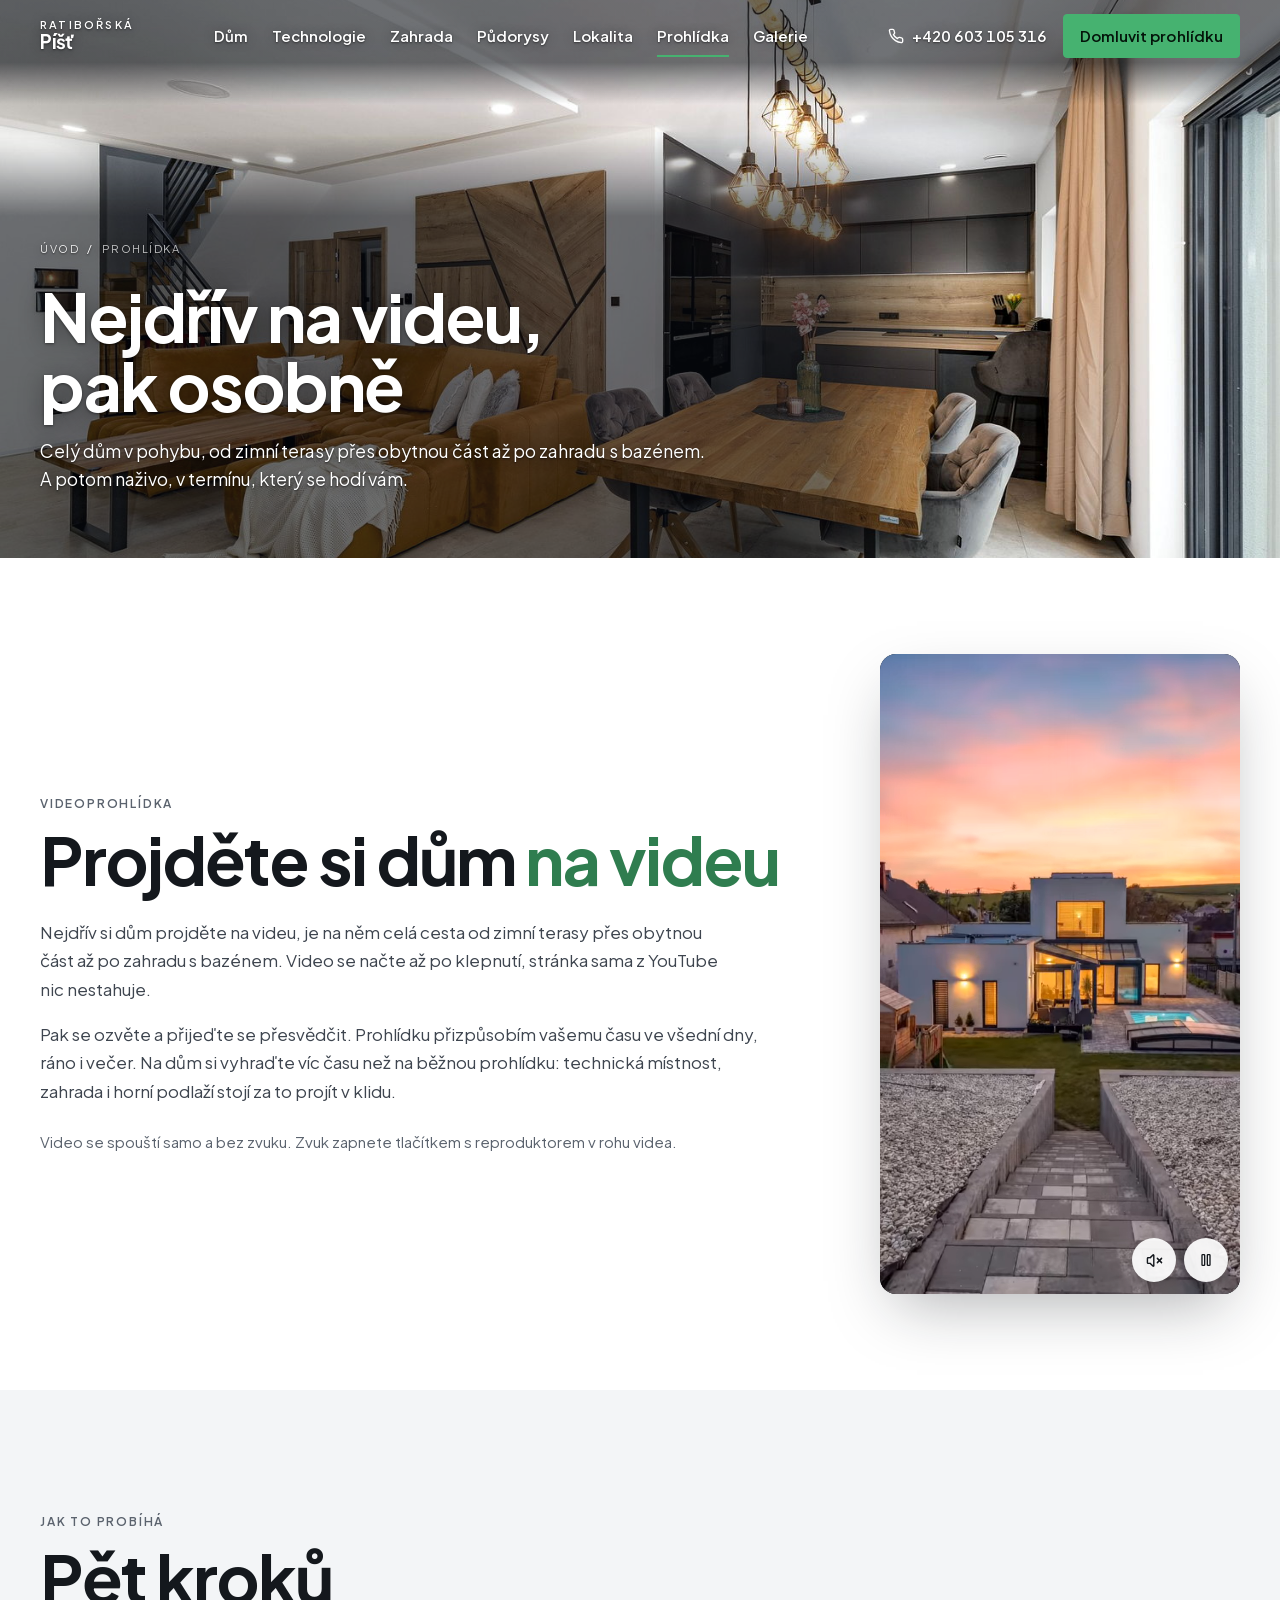
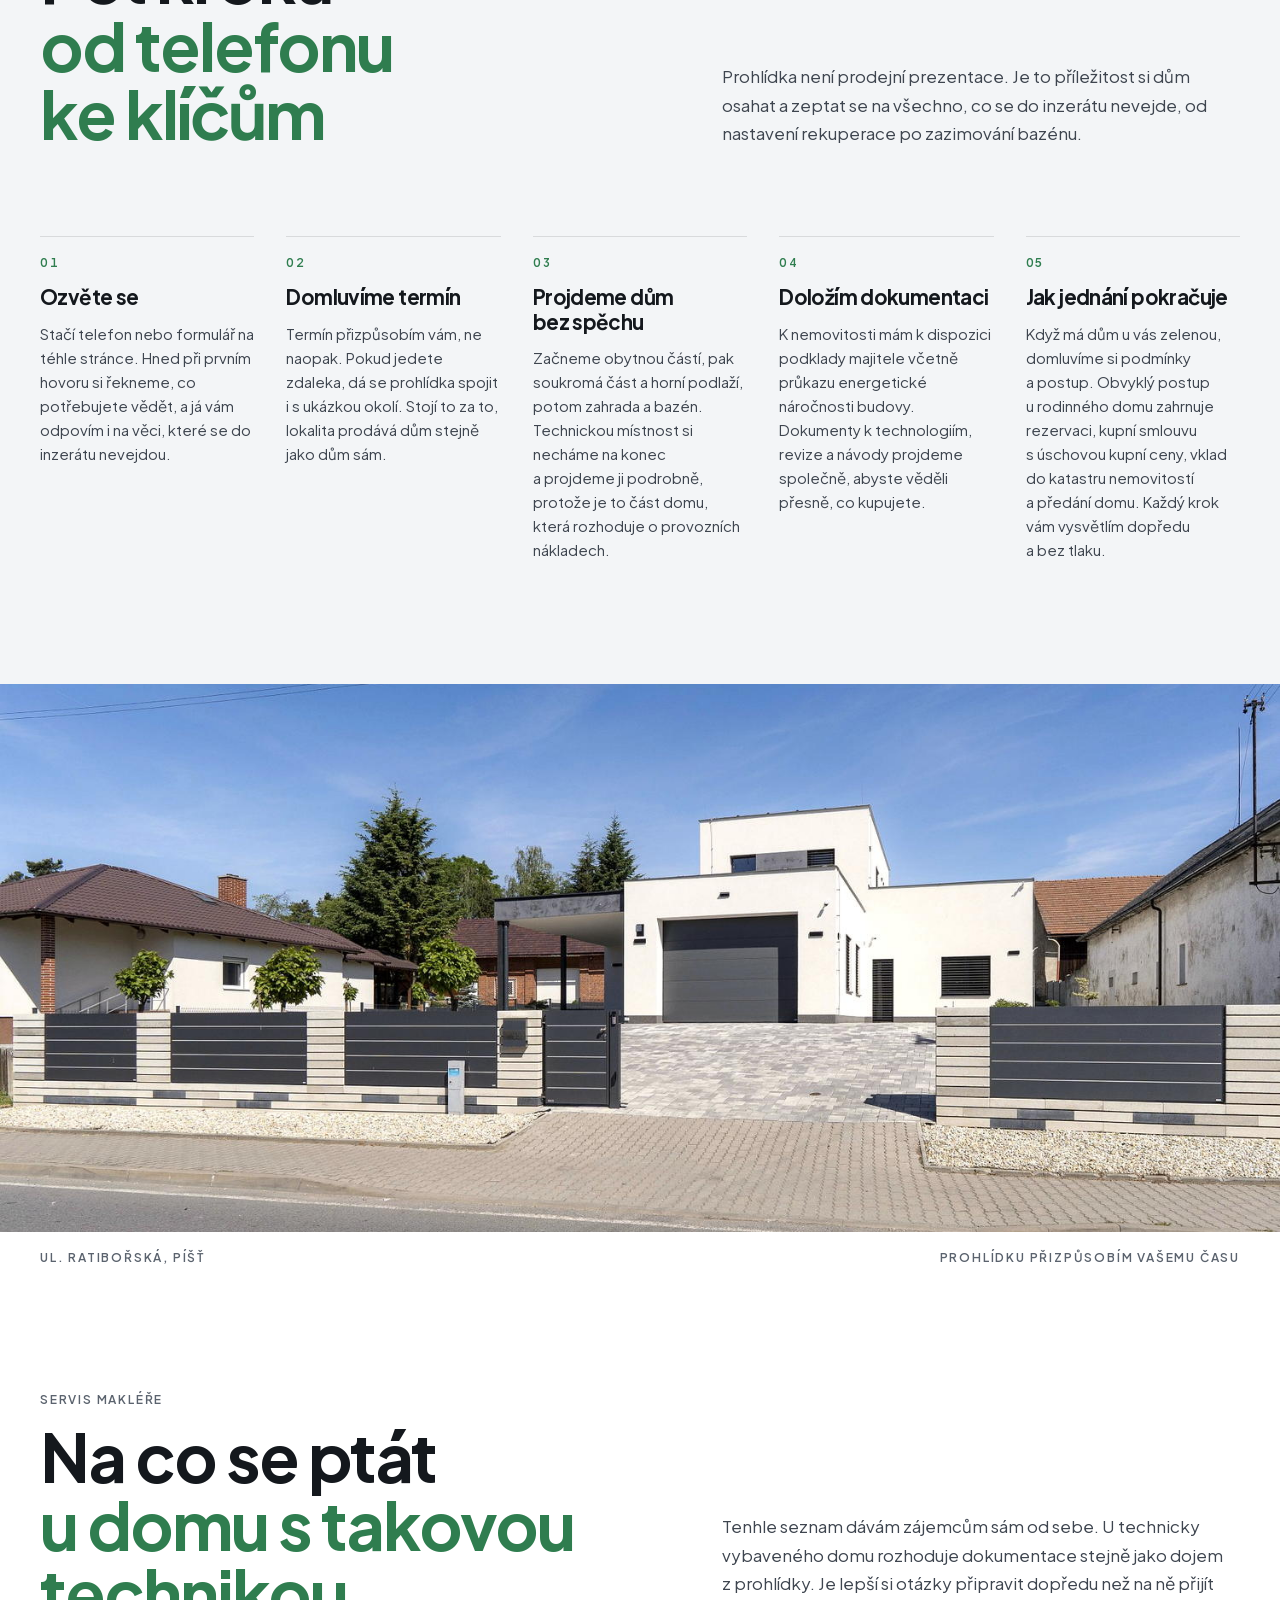
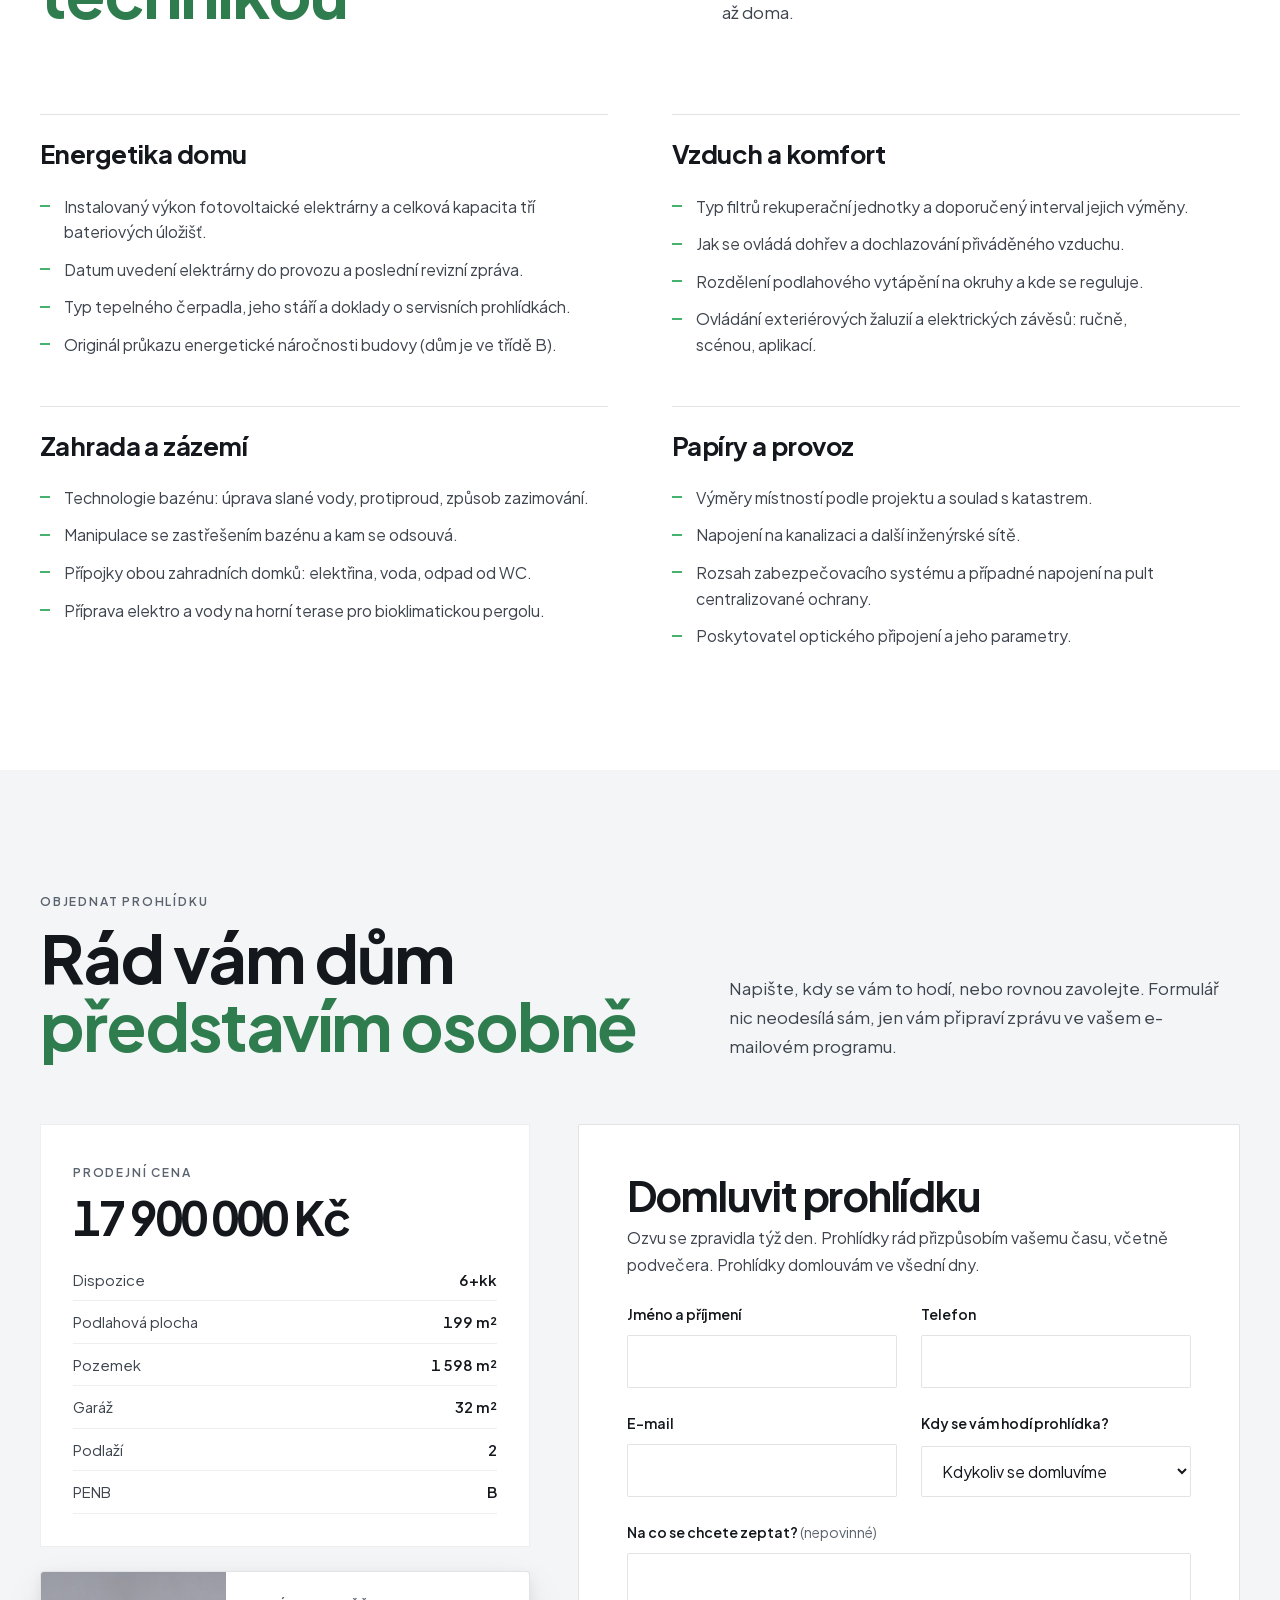
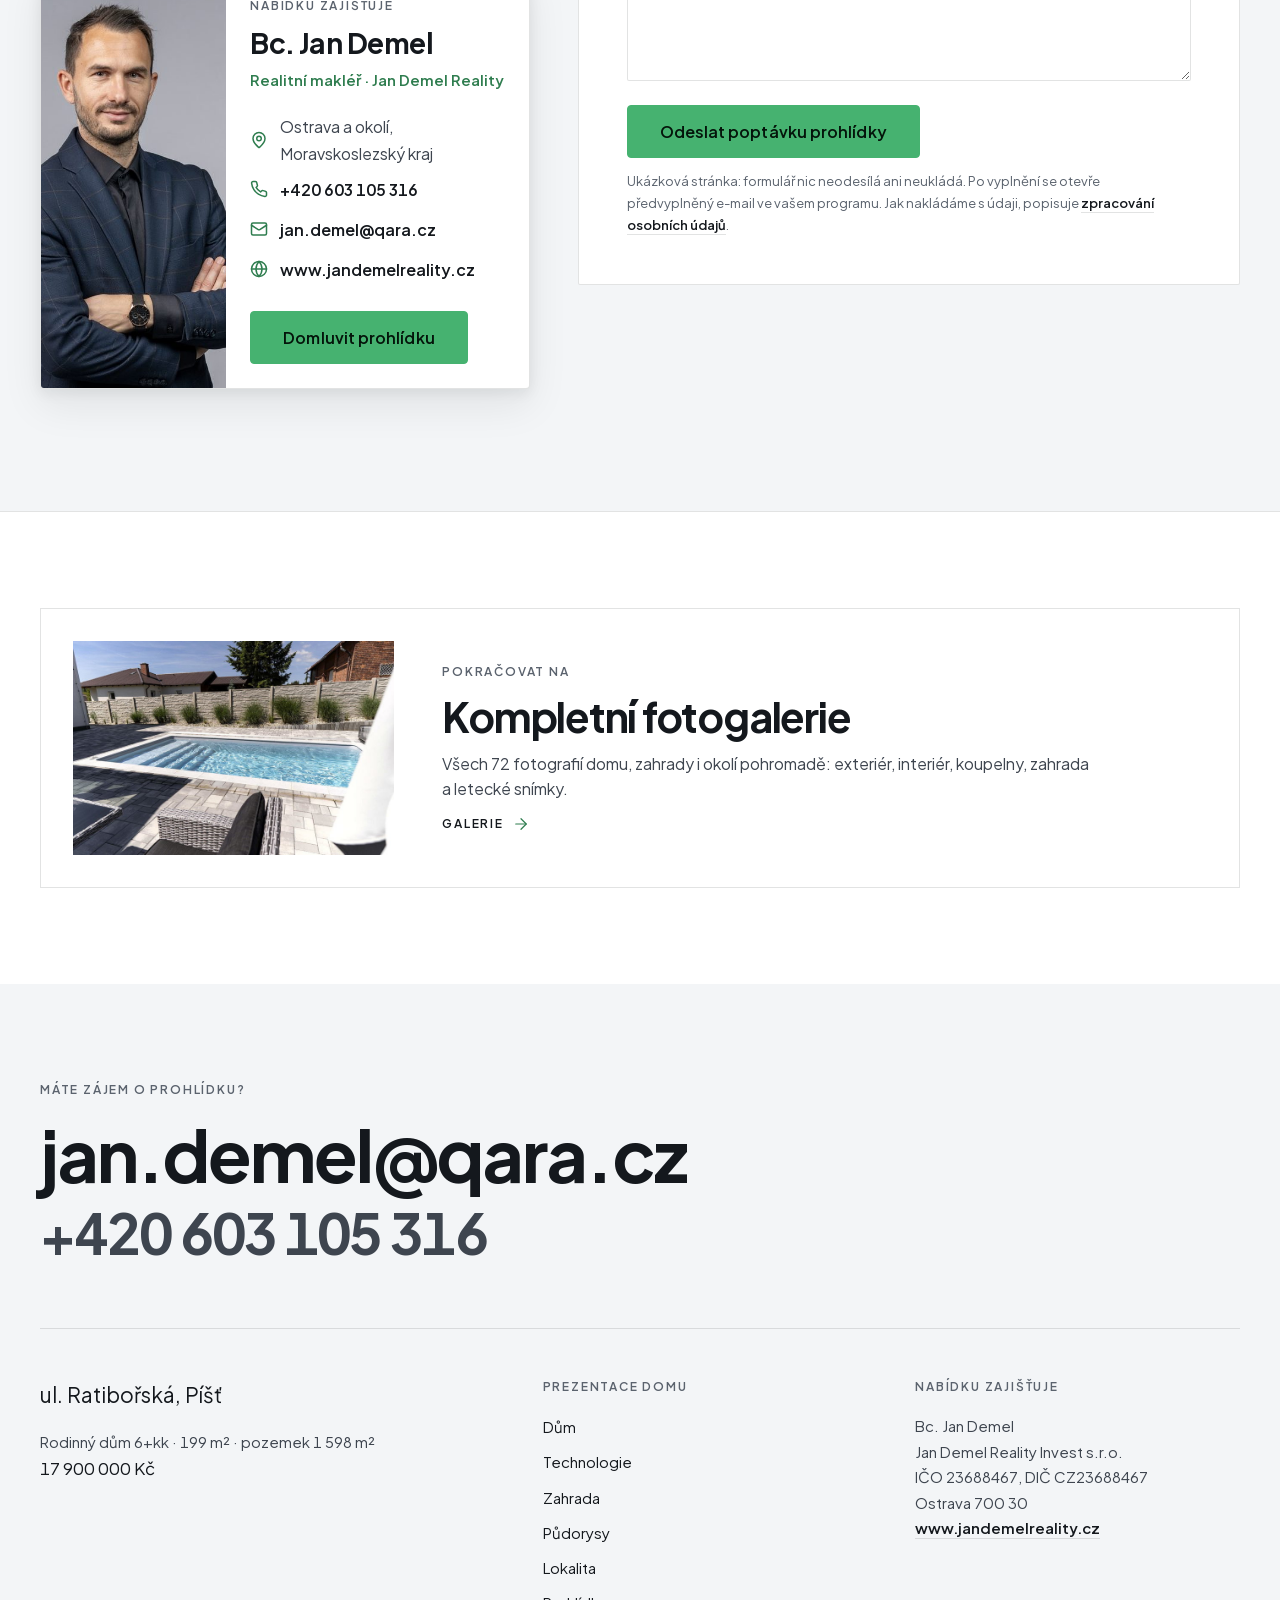
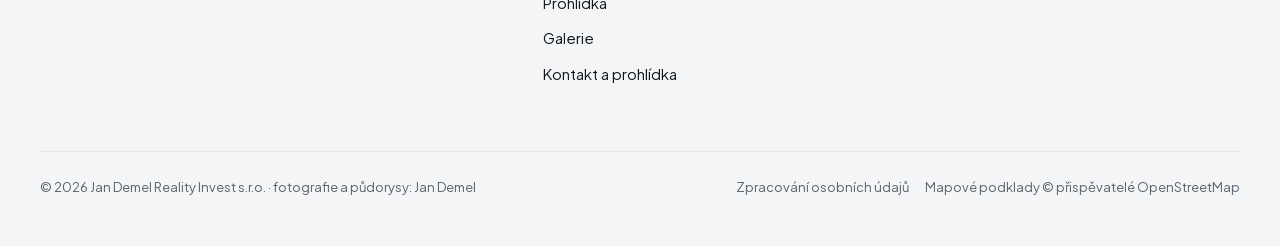
<file: prohlidka/index.html>
<!DOCTYPE html><html lang="cs" class="__variable_16fca7"><head><meta charSet="utf-8"/><meta name="viewport" content="width=device-width, initial-scale=1"/><link rel="preload" href="/_next/static/media/636a5ac981f94f8b-s.p.woff2" as="font" crossorigin="" type="font/woff2"/><link rel="preload" href="/_next/static/media/9e7b0a821b9dfcb4-s.p.woff2" as="font" crossorigin="" type="font/woff2"/><link rel="preload" as="image" href="/images/obyvak-jidelna.jpg"/><link rel="stylesheet" href="/_next/static/css/69e569d6792d89de.css" data-precedence="next"/><link rel="preload" as="script" fetchPriority="low" href="/_next/static/chunks/webpack-942147bb2adf8cbd.js"/><script src="/_next/static/chunks/4bd1b696-76baf09600044167.js" async=""></script><script src="/_next/static/chunks/517-ddfb8d779c1d2687.js" async=""></script><script src="/_next/static/chunks/main-app-d44d0b83e8bdde51.js" async=""></script><script src="/_next/static/chunks/app/layout-d1fbf93bfc1b4f85.js" async=""></script><script src="/_next/static/chunks/377-e68f9656bb9e04a2.js" async=""></script><script src="/_next/static/chunks/190-6b8f16ffca6d8366.js" async=""></script><script src="/_next/static/chunks/app/prohlidka/page-1ca059c339d236d3.js" async=""></script><meta name="next-size-adjust" content=""/><meta name="theme-color" content="#FFFFFF"/><meta name="color-scheme" content="light"/><title>Videoprohlídka a osobní prohlídka | dům Píšť</title><meta name="description" content="Videoprohlídka rodinného domu 6+kk v Píšti a domluvení osobní prohlídky. Jak prohlídka probíhá, na co se u domu s takovou technikou ptát a jak jednání pokračuje."/><meta property="og:title" content="Rodinný dům 6+kk s bazénem | Píšť, ul. Ratibořská"/><meta property="og:description" content="Soukromé rodinné sídlo na pozemku 1 598 m² s bazénem, fotovoltaikou a dvěma terasami. 17 900 000 Kč."/><meta property="og:locale" content="cs_CZ"/><meta property="og:type" content="website"/><meta name="twitter:card" content="summary"/><meta name="twitter:title" content="Rodinný dům 6+kk s bazénem | Píšť, ul. Ratibořská"/><meta name="twitter:description" content="Soukromé rodinné sídlo na pozemku 1 598 m² s bazénem, fotovoltaikou a dvěma terasami. 17 900 000 Kč."/><script src="/_next/static/chunks/polyfills-42372ed130431b0a.js" noModule=""></script></head><body><script type="application/ld+json">{"@context":"https://schema.org","@graph":[{"@type":"RealEstateListing","name":"Prodej rodinného domu 6+kk, ul. Ratibořská, Píšť","description":"Rodinný dům 6+kk s bazénem, fotovoltaikou a pozemkem 1 598 m² v obci Píšť.","offers":{"@type":"Offer","price":17900000,"priceCurrency":"CZK","availability":"https://schema.org/InStock","seller":{"@id":"#makler"}},"about":{"@type":"SingleFamilyResidence","name":"Rodinný dům 6+kk, Píšť","numberOfRooms":6,"numberOfBathroomsTotal":2,"floorSize":{"@type":"QuantitativeValue","value":199,"unitCode":"MTK"},"address":{"@type":"PostalAddress","streetAddress":"Ratibořská","addressLocality":"Píšť","postalCode":"747 18","addressCountry":"CZ"},"geo":{"@type":"GeoCoordinates","latitude":49.979254,"longitude":18.195084}}},{"@type":"RealEstateAgent","@id":"#makler","name":"Jan Demel Reality","legalName":"Jan Demel Reality Invest s.r.o.","telephone":"+420603105316","email":"jan.demel@qara.cz","url":"https://www.jandemelreality.cz","image":"https://ratiborska.jandemelreality.cz/images/makler-jan-demel.jpg","identifier":"23688467","vatID":"CZ23688467","address":{"@type":"PostalAddress","addressLocality":"Ostrava","postalCode":"700 30","addressRegion":"Moravskoslezský kraj","addressCountry":"CZ"},"areaServed":{"@type":"Place","name":"Ostrava a okolí, Moravskoslezský kraj"},"employee":{"@type":"Person","name":"Bc. Jan Demel","jobTitle":"Realitní makléř","telephone":"+420603105316","email":"jan.demel@qara.cz","image":"https://ratiborska.jandemelreality.cz/images/makler-jan-demel.jpg","worksFor":{"@id":"#makler"}}}]}</script><a href="#obsah" class="skip-link">Přeskočit na obsah</a><header class="hlavicka-na-fotce" style="position:fixed;top:0;left:0;right:0;z-index:50;transform:translateY(0);transition:transform 300ms var(--ease-panel), background-color 240ms var(--ease-vstup), box-shadow 240ms var(--ease-vstup), color 240ms var(--ease-vstup);background:transparent;box-shadow:none;color:#FFFFFF"><span aria-hidden="true" style="position:absolute;left:0;right:0;top:0;height:104px;pointer-events:none;background:linear-gradient(to bottom, rgba(8,12,18,0.58) 0%, rgba(8,12,18,0.58) 60%, rgba(8,12,18,0) 100%)"></span><div class="wrap-siroky hlavicka-vnitrek" style="position:relative"><a style="display:flex;align-items:center;gap:var(--sp-3);text-decoration:none;color:inherit" href="/"><span class="znacka-text"><span class="mono" style="font-size:11px;letter-spacing:0.2em">Ratibořská</span><span style="font-family:var(--ff-display);font-size:19px;font-weight:700;letter-spacing:-0.01em">Píšť</span></span></a><nav class="nav-odkazy desktop-nav" aria-label="Hlavní navigace"><a href="/dum/">Dům</a><a href="/technologie/">Technologie</a><a href="/zahrada/">Zahrada</a><a href="/pudorysy/">Půdorysy</a><a href="/lokalita/">Lokalita</a><a aria-current="page" href="/prohlidka/">Prohlídka</a><a href="/galerie/">Galerie</a></nav><div class="desktop-nav nav-akce"><a href="tel:+420603105316" class="nav-tel tnum"><svg xmlns="http://www.w3.org/2000/svg" width="16" height="16" viewBox="0 0 24 24" fill="none" stroke="currentColor" stroke-width="2" stroke-linecap="round" stroke-linejoin="round" class="lucide lucide-phone" aria-hidden="true"><path d="M22 16.92v3a2 2 0 0 1-2.18 2 19.79 19.79 0 0 1-8.63-3.07 19.5 19.5 0 0 1-6-6 19.79 19.79 0 0 1-3.07-8.67A2 2 0 0 1 4.11 2h3a2 2 0 0 1 2 1.72 12.84 12.84 0 0 0 .7 2.81 2 2 0 0 1-.45 2.11L8.09 9.91a16 16 0 0 0 6 6l1.27-1.27a2 2 0 0 1 2.11-.45 12.84 12.84 0 0 0 2.81.7A2 2 0 0 1 22 16.92z"></path></svg>+420 603 105 316</a><a class="btn btn-hlavni" style="min-height:44px;padding:8px 16px;font-size:15px;text-shadow:none" href="/kontakt/">Domluvit prohlídku</a></div><button type="button" class="hamburger btn btn-druhy" aria-expanded="false" aria-controls="mobilni-menu" style="min-height:44px;padding:8px 16px;color:inherit;background:rgba(10,14,20,0.2);border-color:rgba(255,255,255,0.8);text-shadow:none"><svg xmlns="http://www.w3.org/2000/svg" width="18" height="18" viewBox="0 0 24 24" fill="none" stroke="currentColor" stroke-width="2" stroke-linecap="round" stroke-linejoin="round" class="lucide lucide-menu" aria-hidden="true"><line x1="4" x2="20" y1="12" y2="12"></line><line x1="4" x2="20" y1="6" y2="6"></line><line x1="4" x2="20" y1="18" y2="18"></line></svg><span style="font-size:14px">Menu</span></button></div></header><main id="obsah"><header class="hero-podstranka"><img src="/images/obyvak-jidelna.jpg" alt="Propojení obývacího pokoje s jídelnou" width="1500" height="1000" decoding="async" fetchpriority="high"/><div class="wrap-siroky hero-podstranka-obsah"><div class="hero-podstranka-text pod-textem"><nav aria-label="Drobečková navigace" class="drobecky drobecky-svetle"><ol><li><a href="/">Úvod</a></li><li aria-hidden="true">/</li><li aria-current="page">Prohlídka</li></ol></nav><h1 class="display h-1 hero-podstranka-nadpis">Nejdřív na videu, <em>pak osobně</em></h1><p class="hero-podstranka-lead">Celý dům v pohybu, od zimní terasy přes obytnou část až po zahradu s bazénem. A potom naživo, v termínu, který se hodí vám.</p></div></div></header><section class="sekce-uzka"><div class="wrap-siroky video-dvojice"><div class="video-dvojice-text"><p class="mono nadtitul">Videoprohlídka</p><h2 class="display h-1" style="margin-top:var(--sp-3)">Projděte si dům <em>na videu</em></h2><div style="margin-top:var(--sp-5)"><div class="proza"><p class="text">Nejdřív si dům projděte na videu, je na něm celá cesta od zimní terasy přes obytnou část až po zahradu s bazénem. Video se načte až po klepnutí, stránka sama z YouTube nic nestahuje.</p><p class="text">Pak se ozvěte a přijeďte se přesvědčit. Prohlídku přizpůsobím vašemu času ve všední dny, ráno i večer. Na dům si vyhraďte víc času než na běžnou prohlídku: technická místnost, zahrada i horní podlaží stojí za to projít v klidu.</p></div></div><p class="text video-dvojice-pozn">Video se spouští samo a bez zvuku. Zvuk zapnete tlačítkem s reproduktorem v rohu videa.</p></div><div class="video-dvojice-reel"><figure class="reel"><div class="reel-ram"><video class="reel-video" width="576" height="1024" poster="/images/reel-poster.jpg" autoPlay="" muted="" loop="" playsInline="" preload="metadata" disablePictureInPicture="" aria-label="Videoprohlídka domu ul. Ratibořská, Píšť"><source src="/video/reel-rd-pist.webm" type="video/webm"/><source src="/video/reel-rd-pist.mp4" type="video/mp4"/></video><div class="reel-ovladani"><button type="button" class="reel-tlacitko" aria-pressed="false" aria-label="Zapnout zvuk videa"><svg xmlns="http://www.w3.org/2000/svg" width="17" height="17" viewBox="0 0 24 24" fill="none" stroke="currentColor" stroke-width="2" stroke-linecap="round" stroke-linejoin="round" class="lucide lucide-volume-x" aria-hidden="true"><path d="M11 4.702a.705.705 0 0 0-1.203-.498L6.413 7.587A1.4 1.4 0 0 1 5.416 8H3a1 1 0 0 0-1 1v6a1 1 0 0 0 1 1h2.416a1.4 1.4 0 0 1 .997.413l3.383 3.384A.705.705 0 0 0 11 19.298z"></path><line x1="22" x2="16" y1="9" y2="15"></line><line x1="16" x2="22" y1="9" y2="15"></line></svg></button><button type="button" class="reel-tlacitko" aria-pressed="false" aria-label="Pozastavit video"><svg xmlns="http://www.w3.org/2000/svg" width="16" height="16" viewBox="0 0 24 24" fill="none" stroke="currentColor" stroke-width="2" stroke-linecap="round" stroke-linejoin="round" class="lucide lucide-pause" aria-hidden="true"><rect x="14" y="4" width="4" height="16" rx="1"></rect><rect x="6" y="4" width="4" height="16" rx="1"></rect></svg></button></div></div></figure></div></div></section><section class="svetla sekce"><div class="wrap-siroky"><div class="hlava-sekce"><div><p class="mono nadtitul">Jak to probíhá</p><h2 class="display h-1" style="margin-top:var(--sp-3)">Pět kroků <em>od telefonu ke klíčům</em></h2></div><p class="text">Prohlídka není prodejní prezentace. Je to příležitost si dům osahat a zeptat se na všechno, co se do inzerátu nevejde, od nastavení rekuperace po zazimování bazénu.</p></div><ol class="kroky"><li><span class="mono tnum krok-cislo">01</span><span class="display krok-nadpis">Ozvěte se</span><span class="krok-text">Stačí telefon nebo formulář na téhle stránce. Hned při prvním hovoru si řekneme, co potřebujete vědět, a já vám odpovím i na věci, které se do inzerátu nevejdou.</span></li><li><span class="mono tnum krok-cislo">02</span><span class="display krok-nadpis">Domluvíme termín</span><span class="krok-text">Termín přizpůsobím vám, ne naopak. Pokud jedete zdaleka, dá se prohlídka spojit i s ukázkou okolí. Stojí to za to, lokalita prodává dům stejně jako dům sám.</span></li><li><span class="mono tnum krok-cislo">03</span><span class="display krok-nadpis">Projdeme dům bez spěchu</span><span class="krok-text">Začneme obytnou částí, pak soukromá část a horní podlaží, potom zahrada a bazén. Technickou místnost si necháme na konec a projdeme ji podrobně, protože je to část domu, která rozhoduje o provozních nákladech.</span></li><li><span class="mono tnum krok-cislo">04</span><span class="display krok-nadpis">Doložím dokumentaci</span><span class="krok-text">K nemovitosti mám k dispozici podklady majitele včetně průkazu energetické náročnosti budovy. Dokumenty k technologiím, revize a návody projdeme společně, abyste věděli přesně, co kupujete.</span></li><li><span class="mono tnum krok-cislo">05</span><span class="display krok-nadpis">Jak jednání pokračuje</span><span class="krok-text">Když má dům u vás zelenou, domluvíme si podmínky a postup. Obvyklý postup u rodinného domu zahrnuje rezervaci, kupní smlouvu s úschovou kupní ceny, vklad do katastru nemovitostí a předání domu. Každý krok vám vysvětlím dopředu a bez tlaku.</span></li></ol></div></section><section class="pruh-plny" aria-label="Dům z ulice"><div class="foto-ram" style="aspect-ratio:21 / 9"><img src="/images/dum-ulice-3.jpg" alt="Rodinný dům s garáží a oplocením při pohledu z ulice Ratibořská" width="1500" height="1000" decoding="async" loading="lazy"/></div><div class="wrap-siroky pruh-popis"><p class="mono nadtitul">ul. Ratibořská<!-- -->, <!-- -->Píšť</p><p class="mono nadtitul">Prohlídku přizpůsobím vašemu času</p></div></section><section class="sekce"><div class="wrap-siroky"><div class="hlava-sekce"><div><p class="mono nadtitul">Servis makléře</p><h2 class="display h-1" style="margin-top:var(--sp-3)">Na co se ptát <em>u domu s takovou technikou</em></h2></div><p class="text">Tenhle seznam dávám zájemcům sám od sebe. U technicky vybaveného domu rozhoduje dokumentace stejně jako dojem z prohlídky. Je lepší si otázky připravit dopředu než na ně přijít až doma.</p></div><div class="otazky"><div class="otazky-blok"><h3 class="display h-3 otazky-nadpis">Energetika domu</h3><ul class="odrazky"><li>Instalovaný výkon fotovoltaické elektrárny a celková kapacita tří bateriových úložišť.</li><li>Datum uvedení elektrárny do provozu a poslední revizní zpráva.</li><li>Typ tepelného čerpadla, jeho stáří a doklady o servisních prohlídkách.</li><li>Originál průkazu energetické náročnosti budovy (dům je ve třídě B).</li></ul></div><div class="otazky-blok"><h3 class="display h-3 otazky-nadpis">Vzduch a komfort</h3><ul class="odrazky"><li>Typ filtrů rekuperační jednotky a doporučený interval jejich výměny.</li><li>Jak se ovládá dohřev a dochlazování přiváděného vzduchu.</li><li>Rozdělení podlahového vytápění na okruhy a kde se reguluje.</li><li>Ovládání exteriérových žaluzií a elektrických závěsů: ručně, scénou, aplikací.</li></ul></div><div class="otazky-blok"><h3 class="display h-3 otazky-nadpis">Zahrada a zázemí</h3><ul class="odrazky"><li>Technologie bazénu: úprava slané vody, protiproud, způsob zazimování.</li><li>Manipulace se zastřešením bazénu a kam se odsouvá.</li><li>Přípojky obou zahradních domků: elektřina, voda, odpad od WC.</li><li>Příprava elektro a vody na horní terase pro bioklimatickou pergolu.</li></ul></div><div class="otazky-blok"><h3 class="display h-3 otazky-nadpis">Papíry a provoz</h3><ul class="odrazky"><li>Výměry místností podle projektu a soulad s katastrem.</li><li>Napojení na kanalizaci a další inženýrské sítě.</li><li>Rozsah zabezpečovacího systému a případné napojení na pult centralizované ochrany.</li><li>Poskytovatel optického připojení a jeho parametry.</li></ul></div></div></div></section><section id="objednat" class="svetla sekce"><div class="wrap-siroky"><div class="zaver-hlava"><div><p class="mono nadtitul">Objednat prohlídku</p><h2 class="display h-1" style="margin-top:var(--sp-3);max-width:16ch">Rád vám dům <em>představím osobně</em></h2></div><p class="text">Napište, kdy se vám to hodí, nebo rovnou zavolejte. Formulář nic neodesílá sám, jen vám připraví zprávu ve vašem e-mailovém programu.</p></div><div class="kontakt-mrizka"><div><div class="cena-karta"><span class="mono nadtitul">Prodejní cena</span><strong class="display tnum cena-hodnota">17 900 000 Kč</strong><ul class="cena-parametry"><li><span>Dispozice</span><b class="tnum">6+kk</b></li><li><span>Podlahová plocha</span><b class="tnum">199 m²</b></li><li><span>Pozemek</span><b class="tnum">1 598 m²</b></li><li><span>Garáž</span><b class="tnum">32 m²</b></li><li><span>Podlaží</span><b class="tnum">2</b></li><li><span>PENB</span><b class="tnum">B</b></li></ul></div><div style="margin-top:var(--sp-5)"><article class="vizitka" aria-label="Vizitka makléře Bc. Jan Demel"><div class="vizitka-foto"><img src="/images/makler-jan-demel.jpg" alt="Bc. Jan Demel, realitní makléř" width="560" height="700" loading="lazy" decoding="async"/></div><div class="vizitka-telo"><p class="mono nadtitul">Nabídku zajišťuje</p><h3 class="display vizitka-jmeno">Bc. Jan Demel</h3><p class="vizitka-role">Realitní makléř<!-- --> · <span class="kino-nowrap">Jan Demel Reality</span></p><ul class="vizitka-kontakty"><li><svg xmlns="http://www.w3.org/2000/svg" width="18" height="18" viewBox="0 0 24 24" fill="none" stroke="currentColor" stroke-width="2" stroke-linecap="round" stroke-linejoin="round" class="lucide lucide-map-pin" aria-hidden="true"><path d="M20 10c0 4.993-5.539 10.193-7.399 11.799a1 1 0 0 1-1.202 0C9.539 20.193 4 14.993 4 10a8 8 0 0 1 16 0"></path><circle cx="12" cy="10" r="3"></circle></svg><span>Ostrava a okolí, Moravskoslezský kraj</span></li><li><svg xmlns="http://www.w3.org/2000/svg" width="18" height="18" viewBox="0 0 24 24" fill="none" stroke="currentColor" stroke-width="2" stroke-linecap="round" stroke-linejoin="round" class="lucide lucide-phone" aria-hidden="true"><path d="M22 16.92v3a2 2 0 0 1-2.18 2 19.79 19.79 0 0 1-8.63-3.07 19.5 19.5 0 0 1-6-6 19.79 19.79 0 0 1-3.07-8.67A2 2 0 0 1 4.11 2h3a2 2 0 0 1 2 1.72 12.84 12.84 0 0 0 .7 2.81 2 2 0 0 1-.45 2.11L8.09 9.91a16 16 0 0 0 6 6l1.27-1.27a2 2 0 0 1 2.11-.45 12.84 12.84 0 0 0 2.81.7A2 2 0 0 1 22 16.92z"></path></svg><a href="tel:+420603105316" class="tnum">+420 603 105 316</a></li><li><svg xmlns="http://www.w3.org/2000/svg" width="18" height="18" viewBox="0 0 24 24" fill="none" stroke="currentColor" stroke-width="2" stroke-linecap="round" stroke-linejoin="round" class="lucide lucide-mail" aria-hidden="true"><rect width="20" height="16" x="2" y="4" rx="2"></rect><path d="m22 7-8.97 5.7a1.94 1.94 0 0 1-2.06 0L2 7"></path></svg><a href="mailto:jan.demel@qara.cz">jan.demel@qara.cz</a></li><li><svg xmlns="http://www.w3.org/2000/svg" width="18" height="18" viewBox="0 0 24 24" fill="none" stroke="currentColor" stroke-width="2" stroke-linecap="round" stroke-linejoin="round" class="lucide lucide-globe" aria-hidden="true"><circle cx="12" cy="12" r="10"></circle><path d="M12 2a14.5 14.5 0 0 0 0 20 14.5 14.5 0 0 0 0-20"></path><path d="M2 12h20"></path></svg><a href="https://www.jandemelreality.cz" target="_blank" rel="noopener noreferrer">www.jandemelreality.cz</a></li></ul><a href="#formular" class="btn btn-hlavni vizitka-cta">Domluvit prohlídku</a></div></article></div></div><div id="formular"><form noValidate="" class="karta" style="padding:var(--sp-7);display:grid;gap:var(--sp-5)"><div><h3 class="display h-2">Domluvit prohlídku</h3><p class="text" style="margin-top:var(--sp-2);font-size:16px">Ozvu se zpravidla týž den. Prohlídky rád přizpůsobím vašemu času, včetně podvečera. Prohlídky domlouvám ve všední dny.</p></div><div class="formular-radek"><div class="pole"><label for="jmeno">Jméno a příjmení</label><input id="jmeno" autoComplete="name" aria-invalid="false" name="jmeno" value=""/></div><div class="pole"><label for="telefon">Telefon</label><input id="telefon" type="tel" inputMode="tel" autoComplete="tel" spellCheck="false" aria-invalid="false" name="telefon" value=""/></div></div><div class="formular-radek"><div class="pole"><label for="email">E-mail</label><input id="email" type="email" autoComplete="email" spellCheck="false" aria-invalid="false" name="email" value=""/></div><div class="pole"><label for="termin">Kdy se vám hodí prohlídka?</label><select id="termin" name="termin"><option selected="">Kdykoliv se domluvíme</option><option>Všední den dopoledne</option><option>Všední den odpoledne</option><option>Podvečer</option></select></div></div><div class="pole"><label for="zprava">Na co se chcete zeptat? <span style="font-weight:400;color:var(--muted)">(nepovinné)</span></label><textarea id="zprava" name="zprava"></textarea></div><div aria-hidden="true" style="position:absolute;left:-9999px;width:1px;height:1px;overflow:hidden"><label for="web-adresa">Nevyplňujte</label><input id="web-adresa" tabindex="-1" autoComplete="off" name="web-adresa" value=""/></div><div><button type="submit" class="btn btn-hlavni">Odeslat poptávku prohlídky</button><p style="margin-top:var(--sp-3);font-size:13px;color:var(--muted);max-width:56ch">Ukázková stránka: formulář nic neodesílá ani neukládá. Po vyplnění se otevře předvyplněný e-mail ve vašem programu. Jak nakládáme s údaji, popisuje<!-- --> <a class="odkaz" href="/gdpr/">zpracování osobních údajů</a>.</p></div></form></div></div></div></section><section class="sekce-uzka dalsi-obal" aria-label="Pokračovat v prohlídce"><div class="wrap-siroky"><a class="dalsi-karta" href="/galerie/"><div class="foto-ram dalsi-foto"><img src="/images/s/bazen-lehatka.jpg" alt="" width="760" height="506" loading="lazy" decoding="async" aria-hidden="true"/></div><div class="dalsi-text"><span class="mono nadtitul">Pokračovat na</span><span class="display h-2 dalsi-nadpis">Kompletní fotogalerie</span><span class="dalsi-perex">Všech 72 fotografií domu, zahrady i okolí pohromadě: exteriér, interiér, koupelny, zahrada a letecké snímky.</span><span class="dalsi-sipka"><span class="mono">Galerie</span><svg xmlns="http://www.w3.org/2000/svg" width="18" height="18" viewBox="0 0 24 24" fill="none" stroke="currentColor" stroke-width="1.6" stroke-linecap="round" stroke-linejoin="round" class="lucide lucide-arrow-right" aria-hidden="true"><path d="M5 12h14"></path><path d="m12 5 7 7-7 7"></path></svg></span></div></a></div></section></main><footer class="svetla" style="padding-top:var(--sp-9);padding-bottom:var(--sp-7)"><div class="wrap-siroky"><p class="mono nadtitul" style="margin:0">Máte zájem o prohlídku?</p><a href="mailto:jan.demel@qara.cz?subject=Dotaz%20k%20domu%20ul.%20Ratibo%C5%99sk%C3%A1%2C%20P%C3%AD%C5%A1%C5%A5" class="display" style="display:block;margin-top:var(--sp-4);text-decoration:none;font-size:clamp(28px, 5.6vw, 76px);line-height:1.08;word-break:break-word">jan.demel@qara.cz</a><a href="tel:+420603105316" class="display" style="display:block;margin-top:var(--sp-2);text-decoration:none;font-size:clamp(26px, 4.4vw, 58px);line-height:1.1;color:var(--ink-2)"><span class="tnum">+420 603 105 316</span></a><div style="margin-top:var(--sp-8);margin-bottom:var(--sp-7);height:1px;background:var(--line)" aria-hidden="true"></div><div class="mrizka-4" style="display:grid;grid-template-columns:1.4fr 1fr 1fr;gap:var(--sp-7);align-items:start"><div><span style="font-family:var(--ff-display);font-size:21px">ul. Ratibořská<!-- -->, <!-- -->Píšť</span><p class="text" style="margin-top:var(--sp-4);font-size:15px">Rodinný dům<!-- --> <!-- -->6+kk<!-- --> · <span class="tnum">199<!-- --> m²</span> ·<!-- --> <!-- -->pozemek <span class="tnum">1 598<!-- --> m²</span><br/><span class="tnum" style="color:var(--ink);font-size:17px">17 900 000 Kč</span></p></div><div><p class="mono nadtitul" style="margin-bottom:var(--sp-4)">Prezentace domu</p><ul style="list-style:none;margin:0;padding:0;display:grid;gap:var(--sp-2)"><li><a style="text-decoration:none;font-size:15px" href="/dum/">Dům</a></li><li><a style="text-decoration:none;font-size:15px" href="/technologie/">Technologie</a></li><li><a style="text-decoration:none;font-size:15px" href="/zahrada/">Zahrada</a></li><li><a style="text-decoration:none;font-size:15px" href="/pudorysy/">Půdorysy</a></li><li><a style="text-decoration:none;font-size:15px" href="/lokalita/">Lokalita</a></li><li><a style="text-decoration:none;font-size:15px" href="/prohlidka/">Prohlídka</a></li><li><a style="text-decoration:none;font-size:15px" href="/galerie/">Galerie</a></li><li><a style="text-decoration:none;font-size:15px" href="/kontakt/">Kontakt a prohlídka</a></li></ul></div><div><p class="mono nadtitul" style="margin-bottom:var(--sp-4)">Nabídku zajišťuje</p><p style="font-size:15px;line-height:1.7;color:var(--ink-2)">Bc. Jan Demel<br/>Jan Demel Reality Invest s.r.o.<br/><span class="tnum">IČO <!-- -->23688467</span>, <span class="tnum">DIČ <!-- -->CZ23688467</span><br/>Ostrava 700 30<br/><a href="https://www.jandemelreality.cz" target="_blank" rel="noopener noreferrer" class="odkaz">www.jandemelreality.cz</a></p></div></div><div style="margin-top:var(--sp-8);padding-top:var(--sp-5);border-top:1px solid var(--line-2);display:flex;flex-wrap:wrap;gap:var(--sp-4);justify-content:space-between;font-size:13px;color:var(--muted)"><span>© <!-- -->2026<!-- --> <!-- -->Jan Demel Reality Invest s.r.o.<!-- --> · fotografie a půdorysy: <!-- -->Jan Demel</span><span style="display:flex;gap:var(--sp-4);flex-wrap:wrap"><a style="text-decoration:none" href="/gdpr/">Zpracování osobních údajů</a><span>Mapové podklady © přispěvatelé OpenStreetMap</span></span></div></div></footer><script src="/_next/static/chunks/webpack-942147bb2adf8cbd.js" async=""></script><script>(self.__next_f=self.__next_f||[]).push([0])</script><script>self.__next_f.push([1,"1:\"$Sreact.fragment\"\n3:I[651,[\"177\",\"static/chunks/app/layout-d1fbf93bfc1b4f85.js\"],\"default\"]\n4:I[5244,[],\"\"]\n5:I[3866,[],\"\"]\n6:I[190,[\"377\",\"static/chunks/377-e68f9656bb9e04a2.js\",\"190\",\"static/chunks/190-6b8f16ffca6d8366.js\",\"339\",\"static/chunks/app/prohlidka/page-1ca059c339d236d3.js\"],\"default\"]\n7:I[8173,[\"377\",\"static/chunks/377-e68f9656bb9e04a2.js\",\"190\",\"static/chunks/190-6b8f16ffca6d8366.js\",\"339\",\"static/chunks/app/prohlidka/page-1ca059c339d236d3.js\"],\"\"]\n8:I[8467,[\"377\",\"static/chunks/377-e68f9656bb9e04a2.js\",\"190\",\"static/chunks/190-6b8f16ffca6d8366.js\",\"339\",\"static/chunks/app/prohlidka/page-1ca059c339d236d3.js\"],\"default\"]\n9:I[9061,[\"377\",\"static/chunks/377-e68f9656bb9e04a2.js\",\"190\",\"static/chunks/190-6b8f16ffca6d8366.js\",\"339\",\"static/chunks/app/prohlidka/page-1ca059c339d236d3.js\"],\"default\"]\na:I[6213,[],\"OutletBoundary\"]\nc:I[6213,[],\"MetadataBoundary\"]\ne:I[6213,[],\"ViewportBoundary\"]\n10:I[4835,[],\"\"]\n:HL[\"/_next/static/media/636a5ac981f94f8b-s.p.woff2\",\"font\",{\"crossOrigin\":\"\",\"type\":\"font/woff2\"}]\n:HL[\"/_next/static/media/9e7b0a821b9dfcb4-s.p.woff2\",\"font\",{\"crossOrigin\":\"\",\"type\":\"font/woff2\"}]\n:HL[\"/_next/static/css/69e569d6792d89de.css\",\"style\"]\n2:T638,{\"@context\":\"https://schema.org\",\"@graph\":[{\"@type\":\"RealEstateListing\",\"name\":\"Prodej rodinného domu 6+kk, ul. Ratibořská, Píšť\",\"description\":\"Rodinný dům 6+kk s bazénem, fotovoltaikou a pozemkem 1 598 m² v obci Píšť.\",\"offers\":{\"@type\":\"Offer\",\"price\":17900000,\"priceCurrency\":\"CZK\",\"availability\":\"https://schema.org/InStock\",\"seller\":{\"@id\":\"#makler\"}},\"about\":{\"@type\":\"SingleFamilyResidence\",\"name\":\"Rodinný dům 6+kk, Píšť\",\"numberOfRooms\":6,\"numberOfBathroomsTotal\":2,\"floorSize\":{\"@type\":\"QuantitativeValue\",\"value\":199,\"unitCode\":\"MTK\"},\"address\":{\"@type\":\"PostalAddress\",\"streetAddress\":\"Ratibořská\",\"addressLocality\":\"Píšť\",\"postalCode\":\"747 18\",\"addressCountry\":\"CZ\"},\"geo\":{\"@type\":\"GeoCoordinates\",\"latitude\":49.979254,\"longitude\":18.195084}}},{\"@type\":\"RealEstateAgent\",\"@id\":\"#makler\",\"name\":\"Jan Demel Reality\",\"le"])</script><script>self.__next_f.push([1,"galName\":\"Jan Demel Reality Invest s.r.o.\",\"telephone\":\"+420603105316\",\"email\":\"jan.demel@qara.cz\",\"url\":\"https://www.jandemelreality.cz\",\"image\":\"https://ratiborska.jandemelreality.cz/images/makler-jan-demel.jpg\",\"identifier\":\"23688467\",\"vatID\":\"CZ23688467\",\"address\":{\"@type\":\"PostalAddress\",\"addressLocality\":\"Ostrava\",\"postalCode\":\"700 30\",\"addressRegion\":\"Moravskoslezský kraj\",\"addressCountry\":\"CZ\"},\"areaServed\":{\"@type\":\"Place\",\"name\":\"Ostrava a okolí, Moravskoslezský kraj\"},\"employee\":{\"@type\":\"Person\",\"name\":\"Bc. Jan Demel\",\"jobTitle\":\"Realitní makléř\",\"telephone\":\"+420603105316\",\"email\":\"jan.demel@qara.cz\",\"image\":\"https://ratiborska.jandemelreality.cz/images/makler-jan-demel.jpg\",\"worksFor\":{\"@id\":\"#makler\"}}}]}"])</script><script>self.__next_f.push([1,"0:{\"P\":null,\"b\":\"gho_uWbkbsz3_7Cwo30xr\",\"p\":\"\",\"c\":[\"\",\"prohlidka\",\"\"],\"i\":false,\"f\":[[[\"\",{\"children\":[\"prohlidka\",{\"children\":[\"__PAGE__\",{}]}]},\"$undefined\",\"$undefined\",true],[\"\",[\"$\",\"$1\",\"c\",{\"children\":[[[\"$\",\"link\",\"0\",{\"rel\":\"stylesheet\",\"href\":\"/_next/static/css/69e569d6792d89de.css\",\"precedence\":\"next\",\"crossOrigin\":\"$undefined\",\"nonce\":\"$undefined\"}]],[\"$\",\"html\",null,{\"lang\":\"cs\",\"className\":\"__variable_16fca7\",\"children\":[\"$\",\"body\",null,{\"children\":[[\"$\",\"script\",null,{\"type\":\"application/ld+json\",\"dangerouslySetInnerHTML\":{\"__html\":\"$2\"}}],[\"$\",\"$L3\",null,{}],[\"$\",\"$L4\",null,{\"parallelRouterKey\":\"children\",\"segmentPath\":[\"children\"],\"error\":\"$undefined\",\"errorStyles\":\"$undefined\",\"errorScripts\":\"$undefined\",\"template\":[\"$\",\"$L5\",null,{}],\"templateStyles\":\"$undefined\",\"templateScripts\":\"$undefined\",\"notFound\":[[],[[\"$\",\"title\",null,{\"children\":\"404: This page could not be found.\"}],[\"$\",\"div\",null,{\"style\":{\"fontFamily\":\"system-ui,\\\"Segoe UI\\\",Roboto,Helvetica,Arial,sans-serif,\\\"Apple Color Emoji\\\",\\\"Segoe UI Emoji\\\"\",\"height\":\"100vh\",\"textAlign\":\"center\",\"display\":\"flex\",\"flexDirection\":\"column\",\"alignItems\":\"center\",\"justifyContent\":\"center\"},\"children\":[\"$\",\"div\",null,{\"children\":[[\"$\",\"style\",null,{\"dangerouslySetInnerHTML\":{\"__html\":\"body{color:#000;background:#fff;margin:0}.next-error-h1{border-right:1px solid rgba(0,0,0,.3)}@media (prefers-color-scheme:dark){body{color:#fff;background:#000}.next-error-h1{border-right:1px solid rgba(255,255,255,.3)}}\"}}],[\"$\",\"h1\",null,{\"className\":\"next-error-h1\",\"style\":{\"display\":\"inline-block\",\"margin\":\"0 20px 0 0\",\"padding\":\"0 23px 0 0\",\"fontSize\":24,\"fontWeight\":500,\"verticalAlign\":\"top\",\"lineHeight\":\"49px\"},\"children\":404}],[\"$\",\"div\",null,{\"style\":{\"display\":\"inline-block\"},\"children\":[\"$\",\"h2\",null,{\"style\":{\"fontSize\":14,\"fontWeight\":400,\"lineHeight\":\"49px\",\"margin\":0},\"children\":\"This page could not be found.\"}]}]]}]}]]],\"forbidden\":\"$undefined\",\"unauthorized\":\"$undefined\"}]]}]}]]}],{\"children\":[\"prohlidka\",[\"$\",\"$1\",\"c\",{\"children\":[null,[\"$\",\"$L4\",null,{\"parallelRouterKey\":\"children\",\"segmentPath\":[\"children\",\"prohlidka\",\"children\"],\"error\":\"$undefined\",\"errorStyles\":\"$undefined\",\"errorScripts\":\"$undefined\",\"template\":[\"$\",\"$L5\",null,{}],\"templateStyles\":\"$undefined\",\"templateScripts\":\"$undefined\",\"notFound\":\"$undefined\",\"forbidden\":\"$undefined\",\"unauthorized\":\"$undefined\"}]]}],{\"children\":[\"__PAGE__\",[\"$\",\"$1\",\"c\",{\"children\":[[[\"$\",\"$L6\",null,{}],[\"$\",\"main\",null,{\"id\":\"obsah\",\"children\":[[\"$\",\"header\",null,{\"className\":\"hero-podstranka\",\"children\":[[\"$\",\"img\",null,{\"src\":\"/images/obyvak-jidelna.jpg\",\"alt\":\"Propojení obývacího pokoje s jídelnou\",\"width\":1500,\"height\":1000,\"decoding\":\"async\",\"fetchpriority\":\"high\",\"style\":\"$undefined\"}],[\"$\",\"div\",null,{\"className\":\"wrap-siroky hero-podstranka-obsah\",\"children\":[\"$\",\"div\",null,{\"className\":\"hero-podstranka-text pod-textem\",\"children\":[[\"$\",\"nav\",null,{\"aria-label\":\"Drobečková navigace\",\"className\":\"drobecky drobecky-svetle\",\"children\":[\"$\",\"ol\",null,{\"children\":[[\"$\",\"li\",null,{\"children\":[\"$\",\"$L7\",null,{\"href\":\"/\",\"children\":\"Úvod\"}]}],[\"$\",\"li\",null,{\"aria-hidden\":\"true\",\"children\":\"/\"}],[\"$\",\"li\",null,{\"aria-current\":\"page\",\"children\":\"Prohlídka\"}]]}]}],[\"$\",\"h1\",null,{\"className\":\"display h-1 hero-podstranka-nadpis\",\"children\":[\"Nejdřív na videu, \",[\"$\",\"em\",null,{\"children\":\"pak osobně\"}]]}],[\"$\",\"p\",null,{\"className\":\"hero-podstranka-lead\",\"children\":\"Celý dům v pohybu, od zimní terasy přes obytnou část až po zahradu s bazénem. A potom naživo, v termínu, který se hodí vám.\"}]]}]}]]}],[\"$\",\"section\",null,{\"className\":\"sekce-uzka\",\"children\":[\"$\",\"div\",null,{\"className\":\"wrap-siroky video-dvojice\",\"children\":[[\"$\",\"div\",null,{\"className\":\"video-dvojice-text\",\"children\":[[\"$\",\"p\",null,{\"className\":\"mono nadtitul\",\"children\":\"Videoprohlídka\"}],[\"$\",\"h2\",null,{\"className\":\"display h-1\",\"style\":{\"marginTop\":\"var(--sp-3)\"},\"children\":[\"Projděte si dům \",[\"$\",\"em\",null,{\"children\":\"na videu\"}]]}],[\"$\",\"div\",null,{\"style\":{\"marginTop\":\"var(--sp-5)\"},\"children\":[\"$\",\"div\",null,{\"className\":\"proza\",\"children\":[[\"$\",\"p\",\"0\",{\"className\":\"text\",\"children\":\"Nejdřív si dům projděte na videu, je na něm celá cesta od zimní terasy přes obytnou část až po zahradu s bazénem. Video se načte až po klepnutí, stránka sama z YouTube nic nestahuje.\"}],[\"$\",\"p\",\"1\",{\"className\":\"text\",\"children\":\"Pak se ozvěte a přijeďte se přesvědčit. Prohlídku přizpůsobím vašemu času ve všední dny, ráno i večer. Na dům si vyhraďte víc času než na běžnou prohlídku: technická místnost, zahrada i horní podlaží stojí za to projít v klidu.\"}]]}]}],[\"$\",\"p\",null,{\"className\":\"text video-dvojice-pozn\",\"children\":\"Video se spouští samo a bez zvuku. Zvuk zapnete tlačítkem s reproduktorem v rohu videa.\"}]]}],[\"$\",\"div\",null,{\"className\":\"video-dvojice-reel\",\"children\":[\"$\",\"$L8\",null,{\"popis\":\"Videoprohlídka domu ul. Ratibořská, Píšť\"}]}]]}]}],[\"$\",\"section\",null,{\"className\":\"svetla sekce\",\"children\":[\"$\",\"div\",null,{\"className\":\"wrap-siroky\",\"children\":[[\"$\",\"div\",null,{\"className\":\"hlava-sekce\",\"children\":[[\"$\",\"div\",null,{\"children\":[[\"$\",\"p\",null,{\"className\":\"mono nadtitul\",\"children\":\"Jak to probíhá\"}],[\"$\",\"h2\",null,{\"className\":\"display h-1\",\"style\":{\"marginTop\":\"var(--sp-3)\"},\"children\":[\"Pět kroků \",[\"$\",\"em\",null,{\"children\":\"od telefonu ke klíčům\"}]]}]]}],[\"$\",\"p\",null,{\"className\":\"text\",\"children\":\"Prohlídka není prodejní prezentace. Je to příležitost si dům osahat a zeptat se na všechno, co se do inzerátu nevejde, od nastavení rekuperace po zazimování bazénu.\"}]]}],[\"$\",\"ol\",null,{\"className\":\"kroky\",\"children\":[[\"$\",\"li\",\"01\",{\"children\":[[\"$\",\"span\",null,{\"className\":\"mono tnum krok-cislo\",\"children\":\"01\"}],[\"$\",\"span\",null,{\"className\":\"display krok-nadpis\",\"children\":\"Ozvěte se\"}],[\"$\",\"span\",null,{\"className\":\"krok-text\",\"children\":\"Stačí telefon nebo formulář na téhle stránce. Hned při prvním hovoru si řekneme, co potřebujete vědět, a já vám odpovím i na věci, které se do inzerátu nevejdou.\"}]]}],[\"$\",\"li\",\"02\",{\"children\":[[\"$\",\"span\",null,{\"className\":\"mono tnum krok-cislo\",\"children\":\"02\"}],[\"$\",\"span\",null,{\"className\":\"display krok-nadpis\",\"children\":\"Domluvíme termín\"}],[\"$\",\"span\",null,{\"className\":\"krok-text\",\"children\":\"Termín přizpůsobím vám, ne naopak. Pokud jedete zdaleka, dá se prohlídka spojit i s ukázkou okolí. Stojí to za to, lokalita prodává dům stejně jako dům sám.\"}]]}],[\"$\",\"li\",\"03\",{\"children\":[[\"$\",\"span\",null,{\"className\":\"mono tnum krok-cislo\",\"children\":\"03\"}],[\"$\",\"span\",null,{\"className\":\"display krok-nadpis\",\"children\":\"Projdeme dům bez spěchu\"}],[\"$\",\"span\",null,{\"className\":\"krok-text\",\"children\":\"Začneme obytnou částí, pak soukromá část a horní podlaží, potom zahrada a bazén. Technickou místnost si necháme na konec a projdeme ji podrobně, protože je to část domu, která rozhoduje o provozních nákladech.\"}]]}],[\"$\",\"li\",\"04\",{\"children\":[[\"$\",\"span\",null,{\"className\":\"mono tnum krok-cislo\",\"children\":\"04\"}],[\"$\",\"span\",null,{\"className\":\"display krok-nadpis\",\"children\":\"Doložím dokumentaci\"}],[\"$\",\"span\",null,{\"className\":\"krok-text\",\"children\":\"K nemovitosti mám k dispozici podklady majitele včetně průkazu energetické náročnosti budovy. Dokumenty k technologiím, revize a návody projdeme společně, abyste věděli přesně, co kupujete.\"}]]}],[\"$\",\"li\",\"05\",{\"children\":[[\"$\",\"span\",null,{\"className\":\"mono tnum krok-cislo\",\"children\":\"05\"}],[\"$\",\"span\",null,{\"className\":\"display krok-nadpis\",\"children\":\"Jak jednání pokračuje\"}],[\"$\",\"span\",null,{\"className\":\"krok-text\",\"children\":\"Když má dům u vás zelenou, domluvíme si podmínky a postup. Obvyklý postup u rodinného domu zahrnuje rezervaci, kupní smlouvu s úschovou kupní ceny, vklad do katastru nemovitostí a předání domu. Každý krok vám vysvětlím dopředu a bez tlaku.\"}]]}]]}]]}]}],[\"$\",\"section\",null,{\"className\":\"pruh-plny\",\"aria-label\":\"Dům z ulice\",\"children\":[[\"$\",\"div\",null,{\"className\":\"foto-ram\",\"style\":{\"aspectRatio\":\"21 / 9\"},\"children\":[\"$\",\"img\",null,{\"src\":\"/images/dum-ulice-3.jpg\",\"alt\":\"Rodinný dům s garáží a oplocením při pohledu z ulice Ratibořská\",\"width\":1500,\"height\":1000,\"decoding\":\"async\",\"loading\":\"lazy\",\"style\":\"$undefined\"}]}],[\"$\",\"div\",null,{\"className\":\"wrap-siroky pruh-popis\",\"children\":[[\"$\",\"p\",null,{\"className\":\"mono nadtitul\",\"children\":[\"ul. Ratibořská\",\", \",\"Píšť\"]}],[\"$\",\"p\",null,{\"className\":\"mono nadtitul\",\"children\":\"Prohlídku přizpůsobím vašemu času\"}]]}]]}],[\"$\",\"section\",null,{\"className\":\"sekce\",\"children\":[\"$\",\"div\",null,{\"className\":\"wrap-siroky\",\"children\":[[\"$\",\"div\",null,{\"className\":\"hlava-sekce\",\"children\":[[\"$\",\"div\",null,{\"children\":[[\"$\",\"p\",null,{\"className\":\"mono nadtitul\",\"children\":\"Servis makléře\"}],[\"$\",\"h2\",null,{\"className\":\"display h-1\",\"style\":{\"marginTop\":\"var(--sp-3)\"},\"children\":[\"Na co se ptát \",[\"$\",\"em\",null,{\"children\":\"u domu s takovou technikou\"}]]}]]}],[\"$\",\"p\",null,{\"className\":\"text\",\"children\":\"Tenhle seznam dávám zájemcům sám od sebe. U technicky vybaveného domu rozhoduje dokumentace stejně jako dojem z prohlídky. Je lepší si otázky připravit dopředu než na ně přijít až doma.\"}]]}],[\"$\",\"div\",null,{\"className\":\"otazky\",\"children\":[[\"$\",\"div\",\"Energetika domu\",{\"className\":\"otazky-blok\",\"children\":[[\"$\",\"h3\",null,{\"className\":\"display h-3 otazky-nadpis\",\"children\":\"Energetika domu\"}],[\"$\",\"ul\",null,{\"className\":\"odrazky\",\"children\":[[\"$\",\"li\",\"Instalovaný výkon fotovoltaické elektrárny a celková kapacita tří bateriových úložišť.\",{\"children\":\"Instalovaný výkon fotovoltaické elektrárny a celková kapacita tří bateriových úložišť.\"}],[\"$\",\"li\",\"Datum uvedení elektrárny do provozu a poslední revizní zpráva.\",{\"children\":\"Datum uvedení elektrárny do provozu a poslední revizní zpráva.\"}],[\"$\",\"li\",\"Typ tepelného čerpadla, jeho stáří a doklady o servisních prohlídkách.\",{\"children\":\"Typ tepelného čerpadla, jeho stáří a doklady o servisních prohlídkách.\"}],[\"$\",\"li\",\"Originál průkazu energetické náročnosti budovy (dům je ve třídě B).\",{\"children\":\"Originál průkazu energetické náročnosti budovy (dům je ve třídě B).\"}]]}]]}],[\"$\",\"div\",\"Vzduch a komfort\",{\"className\":\"otazky-blok\",\"children\":[[\"$\",\"h3\",null,{\"className\":\"display h-3 otazky-nadpis\",\"children\":\"Vzduch a komfort\"}],[\"$\",\"ul\",null,{\"className\":\"odrazky\",\"children\":[[\"$\",\"li\",\"Typ filtrů rekuperační jednotky a doporučený interval jejich výměny.\",{\"children\":\"Typ filtrů rekuperační jednotky a doporučený interval jejich výměny.\"}],[\"$\",\"li\",\"Jak se ovládá dohřev a dochlazování přiváděného vzduchu.\",{\"children\":\"Jak se ovládá dohřev a dochlazování přiváděného vzduchu.\"}],[\"$\",\"li\",\"Rozdělení podlahového vytápění na okruhy a kde se reguluje.\",{\"children\":\"Rozdělení podlahového vytápění na okruhy a kde se reguluje.\"}],[\"$\",\"li\",\"Ovládání exteriérových žaluzií a elektrických závěsů: ručně, scénou, aplikací.\",{\"children\":\"Ovládání exteriérových žaluzií a elektrických závěsů: ručně, scénou, aplikací.\"}]]}]]}],[\"$\",\"div\",\"Zahrada a zázemí\",{\"className\":\"otazky-blok\",\"children\":[[\"$\",\"h3\",null,{\"className\":\"display h-3 otazky-nadpis\",\"children\":\"Zahrada a zázemí\"}],[\"$\",\"ul\",null,{\"className\":\"odrazky\",\"children\":[[\"$\",\"li\",\"Technologie bazénu: úprava slané vody, protiproud, způsob zazimování.\",{\"children\":\"Technologie bazénu: úprava slané vody, protiproud, způsob zazimování.\"}],[\"$\",\"li\",\"Manipulace se zastřešením bazénu a kam se odsouvá.\",{\"children\":\"Manipulace se zastřešením bazénu a kam se odsouvá.\"}],[\"$\",\"li\",\"Přípojky obou zahradních domků: elektřina, voda, odpad od WC.\",{\"children\":\"Přípojky obou zahradních domků: elektřina, voda, odpad od WC.\"}],[\"$\",\"li\",\"Příprava elektro a vody na horní terase pro bioklimatickou pergolu.\",{\"children\":\"Příprava elektro a vody na horní terase pro bioklimatickou pergolu.\"}]]}]]}],[\"$\",\"div\",\"Papíry a provoz\",{\"className\":\"otazky-blok\",\"children\":[[\"$\",\"h3\",null,{\"className\":\"display h-3 otazky-nadpis\",\"children\":\"Papíry a provoz\"}],[\"$\",\"ul\",null,{\"className\":\"odrazky\",\"children\":[[\"$\",\"li\",\"Výměry místností podle projektu a soulad s katastrem.\",{\"children\":\"Výměry místností podle projektu a soulad s katastrem.\"}],[\"$\",\"li\",\"Napojení na kanalizaci a další inženýrské sítě.\",{\"children\":\"Napojení na kanalizaci a další inženýrské sítě.\"}],[\"$\",\"li\",\"Rozsah zabezpečovacího systému a případné napojení na pult centralizované ochrany.\",{\"children\":\"Rozsah zabezpečovacího systému a případné napojení na pult centralizované ochrany.\"}],[\"$\",\"li\",\"Poskytovatel optického připojení a jeho parametry.\",{\"children\":\"Poskytovatel optického připojení a jeho parametry.\"}]]}]]}]]}]]}]}],[\"$\",\"section\",null,{\"id\":\"objednat\",\"className\":\"svetla sekce\",\"children\":[\"$\",\"div\",null,{\"className\":\"wrap-siroky\",\"children\":[[\"$\",\"div\",null,{\"className\":\"zaver-hlava\",\"children\":[[\"$\",\"div\",null,{\"children\":[[\"$\",\"p\",null,{\"className\":\"mono nadtitul\",\"children\":\"Objednat prohlídku\"}],[\"$\",\"h2\",null,{\"className\":\"display h-1\",\"style\":{\"marginTop\":\"var(--sp-3)\",\"maxWidth\":\"16ch\"},\"children\":[\"Rád vám dům \",[\"$\",\"em\",null,{\"children\":\"představím osobně\"}]]}]]}],[\"$\",\"p\",null,{\"className\":\"text\",\"children\":\"Napište, kdy se vám to hodí, nebo rovnou zavolejte. Formulář nic neodesílá sám, jen vám připraví zprávu ve vašem e-mailovém programu.\"}]]}],[\"$\",\"div\",null,{\"className\":\"kontakt-mrizka\",\"children\":[[\"$\",\"div\",null,{\"children\":[[\"$\",\"div\",null,{\"className\":\"cena-karta\",\"children\":[[\"$\",\"span\",null,{\"className\":\"mono nadtitul\",\"children\":\"Prodejní cena\"}],[\"$\",\"strong\",null,{\"className\":\"display tnum cena-hodnota\",\"children\":\"17 900 000 Kč\"}],null,[\"$\",\"ul\",null,{\"className\":\"cena-parametry\",\"children\":[[\"$\",\"li\",\"Dispozice\",{\"children\":[[\"$\",\"span\",null,{\"children\":\"Dispozice\"}],[\"$\",\"b\",null,{\"className\":\"tnum\",\"children\":\"6+kk\"}]]}],[\"$\",\"li\",\"Podlahová plocha\",{\"children\":[[\"$\",\"span\",null,{\"children\":\"Podlahová plocha\"}],[\"$\",\"b\",null,{\"className\":\"tnum\",\"children\":\"199 m²\"}]]}],[\"$\",\"li\",\"Pozemek\",{\"children\":[[\"$\",\"span\",null,{\"children\":\"Pozemek\"}],[\"$\",\"b\",null,{\"className\":\"tnum\",\"children\":\"1 598 m²\"}]]}],[\"$\",\"li\",\"Garáž\",{\"children\":[[\"$\",\"span\",null,{\"children\":\"Garáž\"}],[\"$\",\"b\",null,{\"className\":\"tnum\",\"children\":\"32 m²\"}]]}],[\"$\",\"li\",\"Podlaží\",{\"children\":[[\"$\",\"span\",null,{\"children\":\"Podlaží\"}],[\"$\",\"b\",null,{\"className\":\"tnum\",\"children\":\"2\"}]]}],[\"$\",\"li\",\"PENB\",{\"children\":[[\"$\",\"span\",null,{\"children\":\"PENB\"}],[\"$\",\"b\",null,{\"className\":\"tnum\",\"children\":\"B\"}]]}]]}]]}],[\"$\",\"div\",null,{\"style\":{\"marginTop\":\"var(--sp-5)\"},\"children\":[\"$\",\"article\",null,{\"className\":\"vizitka\",\"aria-label\":\"Vizitka makléře Bc. Jan Demel\",\"children\":[[\"$\",\"div\",null,{\"className\":\"vizitka-foto\",\"children\":[\"$\",\"img\",null,{\"src\":\"/images/makler-jan-demel.jpg\",\"alt\":\"Bc. Jan Demel, realitní makléř\",\"width\":560,\"height\":700,\"loading\":\"lazy\",\"decoding\":\"async\"}]}],[\"$\",\"div\",null,{\"className\":\"vizitka-telo\",\"children\":[[\"$\",\"p\",null,{\"className\":\"mono nadtitul\",\"children\":\"Nabídku zajišťuje\"}],[\"$\",\"h3\",null,{\"className\":\"display vizitka-jmeno\",\"children\":\"Bc. Jan Demel\"}],[\"$\",\"p\",null,{\"className\":\"vizitka-role\",\"children\":[\"Realitní makléř\",\" · \",[\"$\",\"span\",null,{\"className\":\"kino-nowrap\",\"children\":\"Jan Demel Reality\"}]]}],[\"$\",\"ul\",null,{\"className\":\"vizitka-kontakty\",\"children\":[[\"$\",\"li\",null,{\"children\":[[\"$\",\"svg\",null,{\"ref\":\"$undefined\",\"xmlns\":\"http://www.w3.org/2000/svg\",\"width\":18,\"height\":18,\"viewBox\":\"0 0 24 24\",\"fill\":\"none\",\"stroke\":\"currentColor\",\"strokeWidth\":2,\"strokeLinecap\":\"round\",\"strokeLinejoin\":\"round\",\"className\":\"lucide lucide-map-pin\",\"aria-hidden\":\"true\",\"children\":[[\"$\",\"path\",\"1r0f0z\",{\"d\":\"M20 10c0 4.993-5.539 10.193-7.399 11.799a1 1 0 0 1-1.202 0C9.539 20.193 4 14.993 4 10a8 8 0 0 1 16 0\"}],[\"$\",\"circle\",\"ilqhr7\",{\"cx\":\"12\",\"cy\":\"10\",\"r\":\"3\"}],\"$undefined\"]}],[\"$\",\"span\",null,{\"children\":\"Ostrava a okolí, Moravskoslezský kraj\"}]]}],[\"$\",\"li\",null,{\"children\":[[\"$\",\"svg\",null,{\"ref\":\"$undefined\",\"xmlns\":\"http://www.w3.org/2000/svg\",\"width\":18,\"height\":18,\"viewBox\":\"0 0 24 24\",\"fill\":\"none\",\"stroke\":\"currentColor\",\"strokeWidth\":2,\"strokeLinecap\":\"round\",\"strokeLinejoin\":\"round\",\"className\":\"lucide lucide-phone\",\"aria-hidden\":\"true\",\"children\":[[\"$\",\"path\",\"foiqr5\",{\"d\":\"M22 16.92v3a2 2 0 0 1-2.18 2 19.79 19.79 0 0 1-8.63-3.07 19.5 19.5 0 0 1-6-6 19.79 19.79 0 0 1-3.07-8.67A2 2 0 0 1 4.11 2h3a2 2 0 0 1 2 1.72 12.84 12.84 0 0 0 .7 2.81 2 2 0 0 1-.45 2.11L8.09 9.91a16 16 0 0 0 6 6l1.27-1.27a2 2 0 0 1 2.11-.45 12.84 12.84 0 0 0 2.81.7A2 2 0 0 1 22 16.92z\"}],\"$undefined\"]}],[\"$\",\"a\",null,{\"href\":\"tel:+420603105316\",\"className\":\"tnum\",\"children\":\"+420 603 105 316\"}]]}],[\"$\",\"li\",null,{\"children\":[[\"$\",\"svg\",null,{\"ref\":\"$undefined\",\"xmlns\":\"http://www.w3.org/2000/svg\",\"width\":18,\"height\":18,\"viewBox\":\"0 0 24 24\",\"fill\":\"none\",\"stroke\":\"currentColor\",\"strokeWidth\":2,\"strokeLinecap\":\"round\",\"strokeLinejoin\":\"round\",\"className\":\"lucide lucide-mail\",\"aria-hidden\":\"true\",\"children\":[[\"$\",\"rect\",\"18n3k1\",{\"width\":\"20\",\"height\":\"16\",\"x\":\"2\",\"y\":\"4\",\"rx\":\"2\"}],[\"$\",\"path\",\"1ocrg3\",{\"d\":\"m22 7-8.97 5.7a1.94 1.94 0 0 1-2.06 0L2 7\"}],\"$undefined\"]}],[\"$\",\"a\",null,{\"href\":\"mailto:jan.demel@qara.cz\",\"children\":\"jan.demel@qara.cz\"}]]}],[\"$\",\"li\",null,{\"children\":[[\"$\",\"svg\",null,{\"ref\":\"$undefined\",\"xmlns\":\"http://www.w3.org/2000/svg\",\"width\":18,\"height\":18,\"viewBox\":\"0 0 24 24\",\"fill\":\"none\",\"stroke\":\"currentColor\",\"strokeWidth\":2,\"strokeLinecap\":\"round\",\"strokeLinejoin\":\"round\",\"className\":\"lucide lucide-globe\",\"aria-hidden\":\"true\",\"children\":[[\"$\",\"circle\",\"1mglay\",{\"cx\":\"12\",\"cy\":\"12\",\"r\":\"10\"}],[\"$\",\"path\",\"13o1zl\",{\"d\":\"M12 2a14.5 14.5 0 0 0 0 20 14.5 14.5 0 0 0 0-20\"}],[\"$\",\"path\",\"9i4pu4\",{\"d\":\"M2 12h20\"}],\"$undefined\"]}],[\"$\",\"a\",null,{\"href\":\"https://www.jandemelreality.cz\",\"target\":\"_blank\",\"rel\":\"noopener noreferrer\",\"children\":\"www.jandemelreality.cz\"}]]}]]}],[\"$\",\"a\",null,{\"href\":\"#formular\",\"className\":\"btn btn-hlavni vizitka-cta\",\"children\":\"Domluvit prohlídku\"}]]}]]}]}]]}],[\"$\",\"div\",null,{\"id\":\"formular\",\"children\":[\"$\",\"$L9\",null,{}]}]]}]]}]}],[\"$\",\"section\",null,{\"className\":\"sekce-uzka dalsi-obal\",\"aria-label\":\"Pokračovat v prohlídce\",\"children\":[\"$\",\"div\",null,{\"className\":\"wrap-siroky\",\"children\":[\"$\",\"$L7\",null,{\"href\":\"/galerie/\",\"className\":\"dalsi-karta\",\"children\":[[\"$\",\"div\",null,{\"className\":\"foto-ram dalsi-foto\",\"children\":[\"$\",\"img\",null,{\"src\":\"/images/s/bazen-lehatka.jpg\",\"alt\":\"\",\"width\":760,\"height\":506,\"loading\":\"lazy\",\"decoding\":\"async\",\"aria-hidden\":\"true\"}]}],[\"$\",\"div\",null,{\"className\":\"dalsi-text\",\"children\":[[\"$\",\"span\",null,{\"className\":\"mono nadtitul\",\"children\":\"Pokračovat na\"}],[\"$\",\"span\",null,{\"className\":\"display h-2 dalsi-nadpis\",\"children\":\"Kompletní fotogalerie\"}],[\"$\",\"span\",null,{\"className\":\"dalsi-perex\",\"children\":\"Všech 72 fotografií domu, zahrady i okolí pohromadě: exteriér, interiér, koupelny, zahrada a letecké snímky.\"}],[\"$\",\"span\",null,{\"className\":\"dalsi-sipka\",\"children\":[[\"$\",\"span\",null,{\"className\":\"mono\",\"children\":\"Galerie\"}],[\"$\",\"svg\",null,{\"ref\":\"$undefined\",\"xmlns\":\"http://www.w3.org/2000/svg\",\"width\":18,\"height\":18,\"viewBox\":\"0 0 24 24\",\"fill\":\"none\",\"stroke\":\"currentColor\",\"strokeWidth\":1.6,\"strokeLinecap\":\"round\",\"strokeLinejoin\":\"round\",\"className\":\"lucide lucide-arrow-right\",\"aria-hidden\":\"true\",\"children\":[[\"$\",\"path\",\"1ays0h\",{\"d\":\"M5 12h14\"}],[\"$\",\"path\",\"xquz4c\",{\"d\":\"m12 5 7 7-7 7\"}],\"$undefined\"]}]]}]]}]]}]}]}]]}],[\"$\",\"footer\",null,{\"className\":\"svetla\",\"style\":{\"paddingTop\":\"var(--sp-9)\",\"paddingBottom\":\"var(--sp-7)\"},\"children\":[\"$\",\"div\",null,{\"className\":\"wrap-siroky\",\"children\":[[\"$\",\"p\",null,{\"className\":\"mono nadtitul\",\"style\":{\"margin\":0},\"children\":\"Máte zájem o prohlídku?\"}],[\"$\",\"a\",null,{\"href\":\"mailto:jan.demel@qara.cz?subject=Dotaz%20k%20domu%20ul.%20Ratibo%C5%99sk%C3%A1%2C%20P%C3%AD%C5%A1%C5%A5\",\"className\":\"display\",\"style\":{\"display\":\"block\",\"marginTop\":\"var(--sp-4)\",\"textDecoration\":\"none\",\"fontSize\":\"clamp(28px, 5.6vw, 76px)\",\"lineHeight\":1.08,\"wordBreak\":\"break-word\"},\"children\":\"jan.demel@qara.cz\"}],[\"$\",\"a\",null,{\"href\":\"tel:+420603105316\",\"className\":\"display\",\"style\":{\"display\":\"block\",\"marginTop\":\"var(--sp-2)\",\"textDecoration\":\"none\",\"fontSize\":\"clamp(26px, 4.4vw, 58px)\",\"lineHeight\":1.1,\"color\":\"var(--ink-2)\"},\"children\":[\"$\",\"span\",null,{\"className\":\"tnum\",\"children\":\"+420 603 105 316\"}]}],[\"$\",\"div\",null,{\"style\":{\"marginTop\":\"var(--sp-8)\",\"marginBottom\":\"var(--sp-7)\",\"height\":1,\"background\":\"var(--line)\"},\"aria-hidden\":\"true\"}],[\"$\",\"div\",null,{\"className\":\"mrizka-4\",\"style\":{\"display\":\"grid\",\"gridTemplateColumns\":\"1.4fr 1fr 1fr\",\"gap\":\"var(--sp-7)\",\"alignItems\":\"start\"},\"children\":[[\"$\",\"div\",null,{\"children\":[[\"$\",\"span\",null,{\"style\":{\"fontFamily\":\"var(--ff-display)\",\"fontSize\":21},\"children\":[\"ul. Ratibořská\",\", \",\"Píšť\"]}],[\"$\",\"p\",null,{\"className\":\"text\",\"style\":{\"marginTop\":\"var(--sp-4)\",\"fontSize\":15},\"children\":[\"Rodinný dům\",\" \",\"6+kk\",\" · \",[\"$\",\"span\",null,{\"className\":\"tnum\",\"children\":[199,\" m²\"]}],\" ·\",\" \",\"pozemek \",[\"$\",\"span\",null,{\"className\":\"tnum\",\"children\":[\"1 598\",\" m²\"]}],[\"$\",\"br\",null,{}],[\"$\",\"span\",null,{\"className\":\"tnum\",\"style\":{\"color\":\"var(--ink)\",\"fontSize\":17},\"children\":\"17 900 000 Kč\"}]]}]]}],[\"$\",\"div\",null,{\"children\":[[\"$\",\"p\",null,{\"className\":\"mono nadtitul\",\"style\":{\"marginBottom\":\"var(--sp-4)\"},\"children\":\"Prezentace domu\"}],[\"$\",\"ul\",null,{\"style\":{\"listStyle\":\"none\",\"margin\":0,\"padding\":0,\"display\":\"grid\",\"gap\":\"var(--sp-2)\"},\"children\":[[[\"$\",\"li\",\"/dum/\",{\"children\":[\"$\",\"$L7\",null,{\"href\":\"/dum/\",\"style\":{\"textDecoration\":\"none\",\"fontSize\":15},\"children\":\"Dům\"}]}],[\"$\",\"li\",\"/technologie/\",{\"children\":[\"$\",\"$L7\",null,{\"href\":\"/technologie/\",\"style\":{\"textDecoration\":\"none\",\"fontSize\":15},\"children\":\"Technologie\"}]}],[\"$\",\"li\",\"/zahrada/\",{\"children\":[\"$\",\"$L7\",null,{\"href\":\"/zahrada/\",\"style\":{\"textDecoration\":\"none\",\"fontSize\":15},\"children\":\"Zahrada\"}]}],[\"$\",\"li\",\"/pudorysy/\",{\"children\":[\"$\",\"$L7\",null,{\"href\":\"/pudorysy/\",\"style\":{\"textDecoration\":\"none\",\"fontSize\":15},\"children\":\"Půdorysy\"}]}],[\"$\",\"li\",\"/lokalita/\",{\"children\":[\"$\",\"$L7\",null,{\"href\":\"/lokalita/\",\"style\":{\"textDecoration\":\"none\",\"fontSize\":15},\"children\":\"Lokalita\"}]}],[\"$\",\"li\",\"/prohlidka/\",{\"children\":[\"$\",\"$L7\",null,{\"href\":\"/prohlidka/\",\"style\":{\"textDecoration\":\"none\",\"fontSize\":15},\"children\":\"Prohlídka\"}]}]],[\"$\",\"li\",null,{\"children\":[\"$\",\"$L7\",null,{\"href\":\"/galerie/\",\"style\":{\"textDecoration\":\"none\",\"fontSize\":15},\"children\":\"Galerie\"}]}],[\"$\",\"li\",null,{\"children\":[\"$\",\"$L7\",null,{\"href\":\"/kontakt/\",\"style\":{\"textDecoration\":\"none\",\"fontSize\":15},\"children\":\"Kontakt a prohlídka\"}]}]]}]]}],[\"$\",\"div\",null,{\"children\":[[\"$\",\"p\",null,{\"className\":\"mono nadtitul\",\"style\":{\"marginBottom\":\"var(--sp-4)\"},\"children\":\"Nabídku zajišťuje\"}],[\"$\",\"p\",null,{\"style\":{\"fontSize\":15,\"lineHeight\":1.7,\"color\":\"var(--ink-2)\"},\"children\":[\"Bc. Jan Demel\",[\"$\",\"br\",null,{}],\"Jan Demel Reality Invest s.r.o.\",[\"$\",\"br\",null,{}],[\"$\",\"span\",null,{\"className\":\"tnum\",\"children\":[\"IČO \",\"23688467\"]}],\", \",[\"$\",\"span\",null,{\"className\":\"tnum\",\"children\":[\"DIČ \",\"CZ23688467\"]}],[\"$\",\"br\",null,{}],\"Ostrava 700 30\",[\"$\",\"br\",null,{}],[\"$\",\"a\",null,{\"href\":\"https://www.jandemelreality.cz\",\"target\":\"_blank\",\"rel\":\"noopener noreferrer\",\"className\":\"odkaz\",\"children\":\"www.jandemelreality.cz\"}]]}]]}]]}],[\"$\",\"div\",null,{\"style\":{\"marginTop\":\"var(--sp-8)\",\"paddingTop\":\"var(--sp-5)\",\"borderTop\":\"1px solid var(--line-2)\",\"display\":\"flex\",\"flexWrap\":\"wrap\",\"gap\":\"var(--sp-4)\",\"justifyContent\":\"space-between\",\"fontSize\":13,\"color\":\"var(--muted)\"},\"children\":[[\"$\",\"span\",null,{\"children\":[\"© \",2026,\" \",\"Jan Demel Reality Invest s.r.o.\",\" · fotografie a půdorysy: \",\"Jan Demel\"]}],[\"$\",\"span\",null,{\"style\":{\"display\":\"flex\",\"gap\":\"var(--sp-4)\",\"flexWrap\":\"wrap\"},\"children\":[[\"$\",\"$L7\",null,{\"href\":\"/gdpr/\",\"style\":{\"textDecoration\":\"none\"},\"children\":\"Zpracování osobních údajů\"}],[\"$\",\"span\",null,{\"children\":\"Mapové podklady © přispěvatelé OpenStreetMap\"}]]}]]}]]}]}]],null,[\"$\",\"$La\",null,{\"children\":\"$Lb\"}]]}],{},null,false]},null,false]},null,false],[\"$\",\"$1\",\"h\",{\"children\":[null,[\"$\",\"$1\",\"CV9YpmNCkjiwTQmRuCkkS\",{\"children\":[[\"$\",\"$Lc\",null,{\"children\":\"$Ld\"}],[\"$\",\"$Le\",null,{\"children\":\"$Lf\"}],[\"$\",\"meta\",null,{\"name\":\"next-size-adjust\",\"content\":\"\"}]]}]]}],false]],\"m\":\"$undefined\",\"G\":[\"$10\",\"$undefined\"],\"s\":false,\"S\":true}\n"])</script><script>self.__next_f.push([1,"f:[[\"$\",\"meta\",\"0\",{\"name\":\"viewport\",\"content\":\"width=device-width, initial-scale=1\"}],[\"$\",\"meta\",\"1\",{\"name\":\"theme-color\",\"content\":\"#FFFFFF\"}],[\"$\",\"meta\",\"2\",{\"name\":\"color-scheme\",\"content\":\"light\"}]]\nd:[[\"$\",\"meta\",\"0\",{\"charSet\":\"utf-8\"}],[\"$\",\"title\",\"1\",{\"children\":\"Videoprohlídka a osobní prohlídka | dům Píšť\"}],[\"$\",\"meta\",\"2\",{\"name\":\"description\",\"content\":\"Videoprohlídka rodinného domu 6+kk v Píšti a domluvení osobní prohlídky. Jak prohlídka probíhá, na co se u domu s takovou technikou ptát a jak jednání pokračuje.\"}],[\"$\",\"meta\",\"3\",{\"property\":\"og:title\",\"content\":\"Rodinný dům 6+kk s bazénem | Píšť, ul. Ratibořská\"}],[\"$\",\"meta\",\"4\",{\"property\":\"og:description\",\"content\":\"Soukromé rodinné sídlo na pozemku 1 598 m² s bazénem, fotovoltaikou a dvěma terasami. 17 900 000 Kč.\"}],[\"$\",\"meta\",\"5\",{\"property\":\"og:locale\",\"content\":\"cs_CZ\"}],[\"$\",\"meta\",\"6\",{\"property\":\"og:type\",\"content\":\"website\"}],[\"$\",\"meta\",\"7\",{\"name\":\"twitter:card\",\"content\":\"summary\"}],[\"$\",\"meta\",\"8\",{\"name\":\"twitter:title\",\"content\":\"Rodinný dům 6+kk s bazénem | Píšť, ul. Ratibořská\"}],[\"$\",\"meta\",\"9\",{\"name\":\"twitter:description\",\"content\":\"Soukromé rodinné sídlo na pozemku 1 598 m² s bazénem, fotovoltaikou a dvěma terasami. 17 900 000 Kč.\"}]]\n"])</script><script>self.__next_f.push([1,"b:null\n"])</script></body></html>
</file>
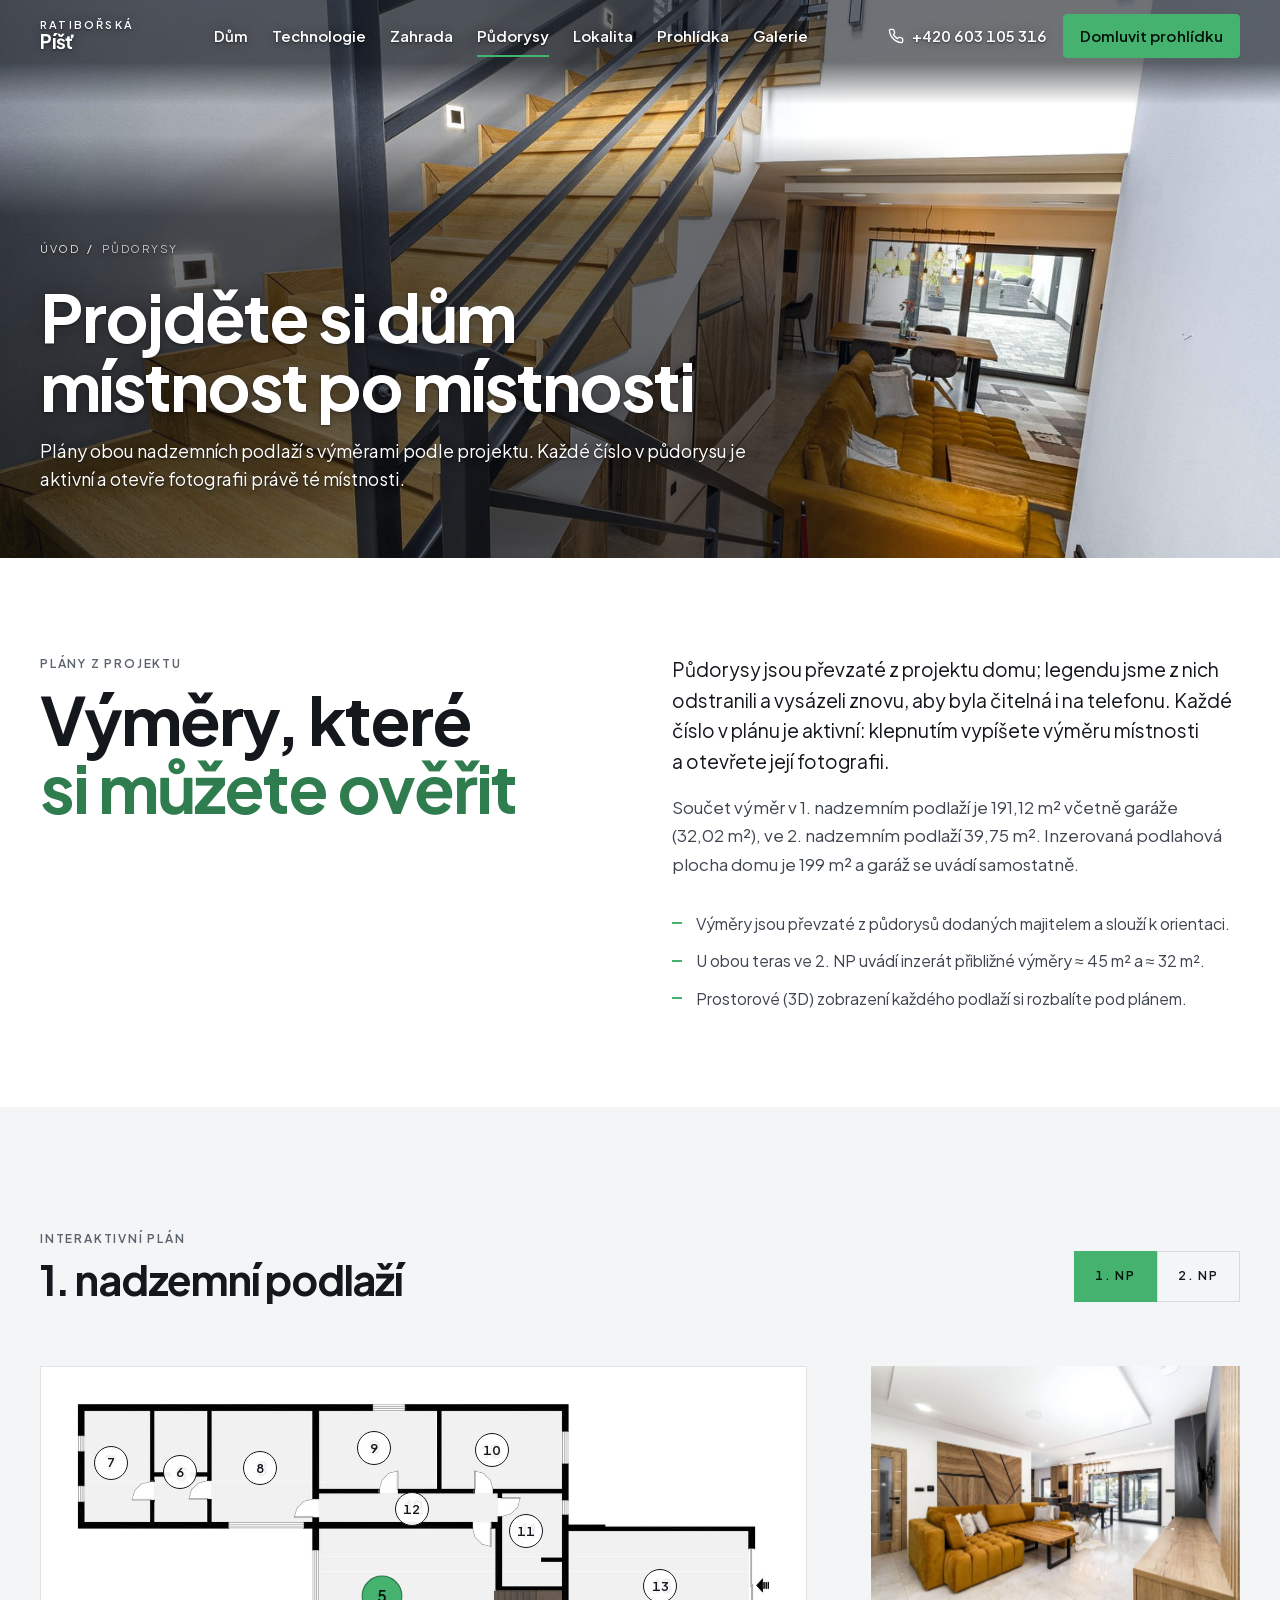
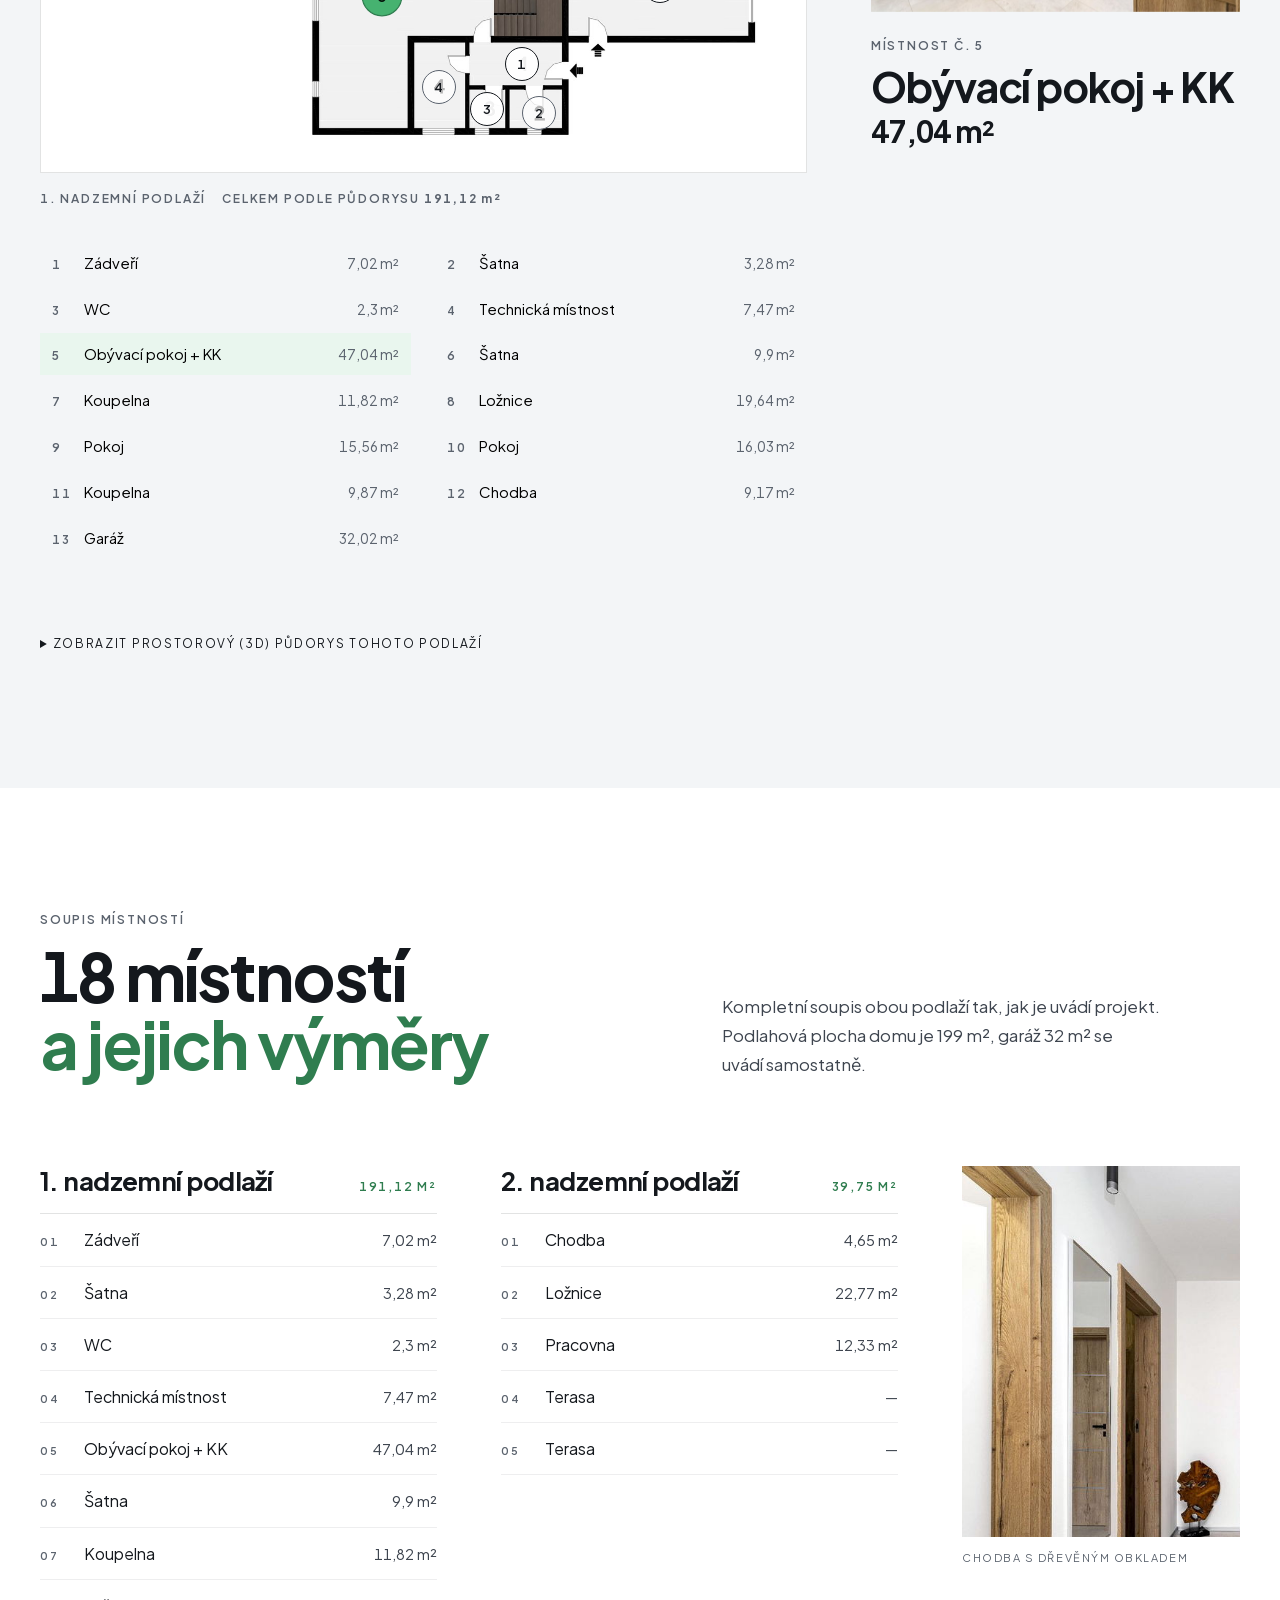
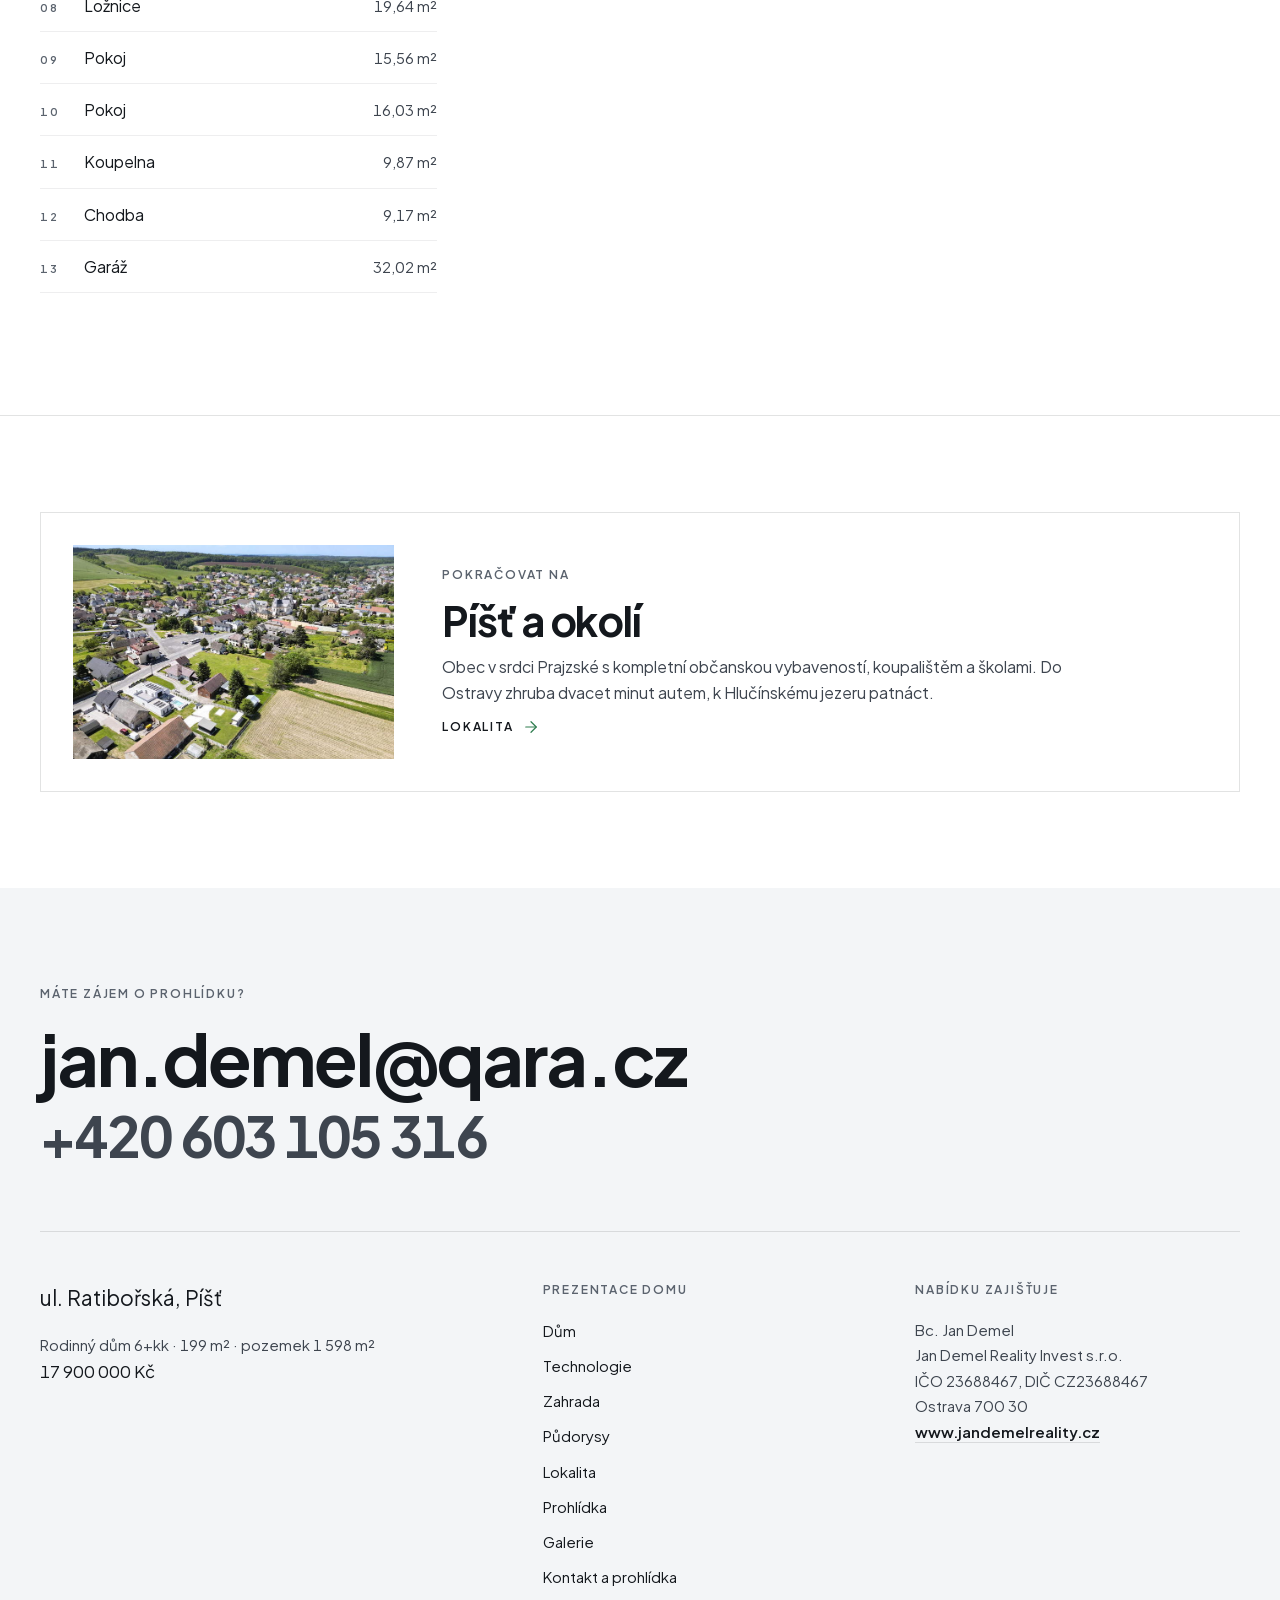
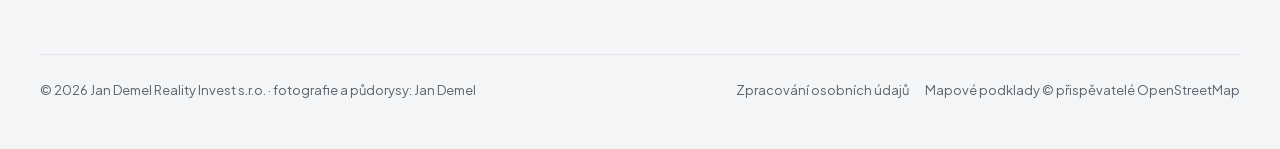
<file: pudorysy/index.html>
<!DOCTYPE html><html lang="cs" class="__variable_16fca7"><head><meta charSet="utf-8"/><meta name="viewport" content="width=device-width, initial-scale=1"/><link rel="preload" href="/_next/static/media/636a5ac981f94f8b-s.p.woff2" as="font" crossorigin="" type="font/woff2"/><link rel="preload" href="/_next/static/media/9e7b0a821b9dfcb4-s.p.woff2" as="font" crossorigin="" type="font/woff2"/><link rel="preload" as="image" href="/images/schodiste.jpg"/><link rel="preload" as="image" href="/images/s/obyvak-kk.jpg"/><link rel="stylesheet" href="/_next/static/css/69e569d6792d89de.css" data-precedence="next"/><link rel="preload" as="script" fetchPriority="low" href="/_next/static/chunks/webpack-942147bb2adf8cbd.js"/><script src="/_next/static/chunks/4bd1b696-76baf09600044167.js" async=""></script><script src="/_next/static/chunks/517-ddfb8d779c1d2687.js" async=""></script><script src="/_next/static/chunks/main-app-d44d0b83e8bdde51.js" async=""></script><script src="/_next/static/chunks/app/layout-d1fbf93bfc1b4f85.js" async=""></script><script src="/_next/static/chunks/377-e68f9656bb9e04a2.js" async=""></script><script src="/_next/static/chunks/190-6b8f16ffca6d8366.js" async=""></script><script src="/_next/static/chunks/app/pudorysy/page-ff60ba217dbe592d.js" async=""></script><meta name="next-size-adjust" content=""/><meta name="theme-color" content="#FFFFFF"/><meta name="color-scheme" content="light"/><title>Půdorysy 1. a 2. NP | dům 6+kk, Píšť</title><meta name="description" content="Interaktivní půdorysy obou podlaží rodinného domu v Píšti s výměrami místností podle projektu a fotografií ke každému prostoru. 1. NP 191,12 m², 2. NP 39,75 m²."/><meta property="og:title" content="Rodinný dům 6+kk s bazénem | Píšť, ul. Ratibořská"/><meta property="og:description" content="Soukromé rodinné sídlo na pozemku 1 598 m² s bazénem, fotovoltaikou a dvěma terasami. 17 900 000 Kč."/><meta property="og:locale" content="cs_CZ"/><meta property="og:type" content="website"/><meta name="twitter:card" content="summary"/><meta name="twitter:title" content="Rodinný dům 6+kk s bazénem | Píšť, ul. Ratibořská"/><meta name="twitter:description" content="Soukromé rodinné sídlo na pozemku 1 598 m² s bazénem, fotovoltaikou a dvěma terasami. 17 900 000 Kč."/><script src="/_next/static/chunks/polyfills-42372ed130431b0a.js" noModule=""></script></head><body><script type="application/ld+json">{"@context":"https://schema.org","@graph":[{"@type":"RealEstateListing","name":"Prodej rodinného domu 6+kk, ul. Ratibořská, Píšť","description":"Rodinný dům 6+kk s bazénem, fotovoltaikou a pozemkem 1 598 m² v obci Píšť.","offers":{"@type":"Offer","price":17900000,"priceCurrency":"CZK","availability":"https://schema.org/InStock","seller":{"@id":"#makler"}},"about":{"@type":"SingleFamilyResidence","name":"Rodinný dům 6+kk, Píšť","numberOfRooms":6,"numberOfBathroomsTotal":2,"floorSize":{"@type":"QuantitativeValue","value":199,"unitCode":"MTK"},"address":{"@type":"PostalAddress","streetAddress":"Ratibořská","addressLocality":"Píšť","postalCode":"747 18","addressCountry":"CZ"},"geo":{"@type":"GeoCoordinates","latitude":49.979254,"longitude":18.195084}}},{"@type":"RealEstateAgent","@id":"#makler","name":"Jan Demel Reality","legalName":"Jan Demel Reality Invest s.r.o.","telephone":"+420603105316","email":"jan.demel@qara.cz","url":"https://www.jandemelreality.cz","image":"https://ratiborska.jandemelreality.cz/images/makler-jan-demel.jpg","identifier":"23688467","vatID":"CZ23688467","address":{"@type":"PostalAddress","addressLocality":"Ostrava","postalCode":"700 30","addressRegion":"Moravskoslezský kraj","addressCountry":"CZ"},"areaServed":{"@type":"Place","name":"Ostrava a okolí, Moravskoslezský kraj"},"employee":{"@type":"Person","name":"Bc. Jan Demel","jobTitle":"Realitní makléř","telephone":"+420603105316","email":"jan.demel@qara.cz","image":"https://ratiborska.jandemelreality.cz/images/makler-jan-demel.jpg","worksFor":{"@id":"#makler"}}}]}</script><a href="#obsah" class="skip-link">Přeskočit na obsah</a><header class="hlavicka-na-fotce" style="position:fixed;top:0;left:0;right:0;z-index:50;transform:translateY(0);transition:transform 300ms var(--ease-panel), background-color 240ms var(--ease-vstup), box-shadow 240ms var(--ease-vstup), color 240ms var(--ease-vstup);background:transparent;box-shadow:none;color:#FFFFFF"><span aria-hidden="true" style="position:absolute;left:0;right:0;top:0;height:104px;pointer-events:none;background:linear-gradient(to bottom, rgba(8,12,18,0.58) 0%, rgba(8,12,18,0.58) 60%, rgba(8,12,18,0) 100%)"></span><div class="wrap-siroky hlavicka-vnitrek" style="position:relative"><a style="display:flex;align-items:center;gap:var(--sp-3);text-decoration:none;color:inherit" href="/"><span class="znacka-text"><span class="mono" style="font-size:11px;letter-spacing:0.2em">Ratibořská</span><span style="font-family:var(--ff-display);font-size:19px;font-weight:700;letter-spacing:-0.01em">Píšť</span></span></a><nav class="nav-odkazy desktop-nav" aria-label="Hlavní navigace"><a href="/dum/">Dům</a><a href="/technologie/">Technologie</a><a href="/zahrada/">Zahrada</a><a aria-current="page" href="/pudorysy/">Půdorysy</a><a href="/lokalita/">Lokalita</a><a href="/prohlidka/">Prohlídka</a><a href="/galerie/">Galerie</a></nav><div class="desktop-nav nav-akce"><a href="tel:+420603105316" class="nav-tel tnum"><svg xmlns="http://www.w3.org/2000/svg" width="16" height="16" viewBox="0 0 24 24" fill="none" stroke="currentColor" stroke-width="2" stroke-linecap="round" stroke-linejoin="round" class="lucide lucide-phone" aria-hidden="true"><path d="M22 16.92v3a2 2 0 0 1-2.18 2 19.79 19.79 0 0 1-8.63-3.07 19.5 19.5 0 0 1-6-6 19.79 19.79 0 0 1-3.07-8.67A2 2 0 0 1 4.11 2h3a2 2 0 0 1 2 1.72 12.84 12.84 0 0 0 .7 2.81 2 2 0 0 1-.45 2.11L8.09 9.91a16 16 0 0 0 6 6l1.27-1.27a2 2 0 0 1 2.11-.45 12.84 12.84 0 0 0 2.81.7A2 2 0 0 1 22 16.92z"></path></svg>+420 603 105 316</a><a class="btn btn-hlavni" style="min-height:44px;padding:8px 16px;font-size:15px;text-shadow:none" href="/kontakt/">Domluvit prohlídku</a></div><button type="button" class="hamburger btn btn-druhy" aria-expanded="false" aria-controls="mobilni-menu" style="min-height:44px;padding:8px 16px;color:inherit;background:rgba(10,14,20,0.2);border-color:rgba(255,255,255,0.8);text-shadow:none"><svg xmlns="http://www.w3.org/2000/svg" width="18" height="18" viewBox="0 0 24 24" fill="none" stroke="currentColor" stroke-width="2" stroke-linecap="round" stroke-linejoin="round" class="lucide lucide-menu" aria-hidden="true"><line x1="4" x2="20" y1="12" y2="12"></line><line x1="4" x2="20" y1="6" y2="6"></line><line x1="4" x2="20" y1="18" y2="18"></line></svg><span style="font-size:14px">Menu</span></button></div></header><main id="obsah"><header class="hero-podstranka"><img src="/images/schodiste.jpg" alt="Schodiště do horního podlaží" width="1500" height="1000" decoding="async" fetchpriority="high"/><div class="wrap-siroky hero-podstranka-obsah"><div class="hero-podstranka-text pod-textem"><nav aria-label="Drobečková navigace" class="drobecky drobecky-svetle"><ol><li><a href="/">Úvod</a></li><li aria-hidden="true">/</li><li aria-current="page">Půdorysy</li></ol></nav><h1 class="display h-1 hero-podstranka-nadpis">Projděte si dům <em>místnost po místnosti</em></h1><p class="hero-podstranka-lead">Plány obou nadzemních podlaží s výměrami podle projektu. Každé číslo v půdorysu je aktivní a otevře fotografii právě té místnosti.</p></div></div></header><section class="sekce-uzka"><div class="wrap-siroky uvod-stranky"><div><p class="mono nadtitul">Plány z projektu</p><h2 class="display h-1 uvod-stranky-nadpis">Výměry, které <em>si můžete ověřit</em></h2></div><div><div class="proza"><p class="proza-lead">Půdorysy jsou převzaté z projektu domu; legendu jsme z nich odstranili a vysázeli znovu, aby byla čitelná i na telefonu. Každé číslo v plánu je aktivní: klepnutím vypíšete výměru místnosti a otevřete její fotografii.</p><p class="text">Součet výměr v 1. nadzemním podlaží je 191,12 m² včetně garáže (32,02 m²), ve 2. nadzemním podlaží 39,75 m². Inzerovaná podlahová plocha domu je 199 m² a garáž se uvádí samostatně.</p></div><ul class="odrazky" style="margin-top:var(--sp-6)"><li>Výměry jsou převzaté z půdorysů dodaných majitelem a slouží k orientaci.</li><li>U obou teras ve 2. NP uvádí inzerát přibližné výměry ≈ 45 m² a ≈ 32 m².</li><li>Prostorové (3D) zobrazení každého podlaží si rozbalíte pod plánem.</li></ul></div></div></section><section class="svetla sekce"><div class="wrap-siroky"><div><div class="pudorys-hlava"><div><p class="mono nadtitul">Interaktivní plán</p><h2 class="display h-2" style="margin-top:var(--sp-2)">1. nadzemní podlaží</h2></div><div class="pudorys-prepinac" role="group" aria-label="Volba podlaží"><button type="button" aria-pressed="true" class="mono" style="padding:14px 20px;cursor:pointer;background:var(--brand);color:var(--brand-on);border:1px solid var(--brand);transition:background-color 200ms var(--ease-vstup), color 200ms var(--ease-vstup)">1. NP</button><button type="button" aria-pressed="false" class="mono" style="padding:14px 20px;cursor:pointer;background:transparent;color:var(--ink);border:1px solid var(--line);transition:background-color 200ms var(--ease-vstup), color 200ms var(--ease-vstup)">2. NP</button></div></div><div class="pudorys-mrizka"><div><div class="pudorys-ramecek"><div class="pudorys-plocha" style="aspect-ratio:1400 / 699;max-width:1282px;margin:0 auto"><img src="/images/pudorys-1np.jpg" alt="Půdorys prvního nadzemního podlaží rodinného domu s očíslovanými místnostmi" width="1400" height="699" loading="lazy" decoding="async" style="width:100%;height:100%;object-fit:contain"/><button type="button" class="pudorys-bod" aria-pressed="false" style="left:63.75%;top:76.41%;background:rgba(255,255,255,0.94);color:var(--ink);border-color:var(--ink);transform:translate(-50%, -50%) scale(1);z-index:2"><span class="tnum">1</span><span class="jen-pro-ctecku">Zádveří<!-- -->, 7,02 metru čtverečního</span></button><button type="button" class="pudorys-bod" aria-pressed="false" style="left:66.08%;top:90.18%;background:rgba(255,255,255,0.7);color:var(--ink);border-color:var(--muted);transform:translate(-50%, -50%) scale(1);z-index:2"><span class="tnum">2</span><span class="jen-pro-ctecku">Šatna<!-- -->, 3,28 metru čtverečního</span></button><button type="button" class="pudorys-bod" aria-pressed="false" style="left:58.9%;top:88.97%;background:rgba(255,255,255,0.94);color:var(--ink);border-color:var(--ink);transform:translate(-50%, -50%) scale(1);z-index:2"><span class="tnum">3</span><span class="jen-pro-ctecku">WC<!-- -->, 2,3 metru čtverečního</span></button><button type="button" class="pudorys-bod" aria-pressed="false" style="left:52.13%;top:82.89%;background:rgba(255,255,255,0.7);color:var(--ink);border-color:var(--muted);transform:translate(-50%, -50%) scale(1);z-index:2"><span class="tnum">4</span><span class="jen-pro-ctecku">Technická místnost<!-- -->, 7,47 metru čtverečního</span></button><button type="button" class="pudorys-bod" aria-pressed="true" style="left:44.25%;top:57.38%;background:var(--brand);color:var(--brand-on);border-color:var(--brand-ink);transform:translate(-50%, -50%) scale(1.2);z-index:3"><span class="tnum">5</span><span class="jen-pro-ctecku">Obývací pokoj + KK<!-- -->, 47,04 metru čtverečního</span></button><button type="button" class="pudorys-bod" aria-pressed="false" style="left:16.05%;top:22.76%;background:rgba(255,255,255,0.94);color:var(--ink);border-color:var(--ink);transform:translate(-50%, -50%) scale(1);z-index:2"><span class="tnum">6</span><span class="jen-pro-ctecku">Šatna<!-- -->, 9,9 metru čtverečního</span></button><button type="button" class="pudorys-bod" aria-pressed="false" style="left:6.45%;top:20.13%;background:rgba(255,255,255,0.94);color:var(--ink);border-color:var(--ink);transform:translate(-50%, -50%) scale(1);z-index:2"><span class="tnum">7</span><span class="jen-pro-ctecku">Koupelna<!-- -->, 11,82 metru čtverečního</span></button><button type="button" class="pudorys-bod" aria-pressed="false" style="left:27.17%;top:21.75%;background:rgba(255,255,255,0.94);color:var(--ink);border-color:var(--ink);transform:translate(-50%, -50%) scale(1);z-index:2"><span class="tnum">8</span><span class="jen-pro-ctecku">Ložnice<!-- -->, 19,64 metru čtverečního</span></button><button type="button" class="pudorys-bod" aria-pressed="false" style="left:43.14%;top:16.08%;background:rgba(255,255,255,0.94);color:var(--ink);border-color:var(--ink);transform:translate(-50%, -50%) scale(1);z-index:2"><span class="tnum">9</span><span class="jen-pro-ctecku">Pokoj<!-- -->, 15,56 metru čtverečního</span></button><button type="button" class="pudorys-bod" aria-pressed="false" style="left:59.51%;top:16.68%;background:rgba(255,255,255,0.94);color:var(--ink);border-color:var(--ink);transform:translate(-50%, -50%) scale(1);z-index:2"><span class="tnum">10</span><span class="jen-pro-ctecku">Pokoj<!-- -->, 16,03 metru čtverečního</span></button><button type="button" class="pudorys-bod" aria-pressed="false" style="left:64.36%;top:39.16%;background:rgba(255,255,255,0.94);color:var(--ink);border-color:var(--ink);transform:translate(-50%, -50%) scale(1);z-index:2"><span class="tnum">11</span><span class="jen-pro-ctecku">Koupelna<!-- -->, 9,87 metru čtverečního</span></button><button type="button" class="pudorys-bod" aria-pressed="false" style="left:48.39%;top:33.08%;background:rgba(255,255,255,0.94);color:var(--ink);border-color:var(--ink);transform:translate(-50%, -50%) scale(1);z-index:2"><span class="tnum">12</span><span class="jen-pro-ctecku">Chodba<!-- -->, 9,17 metru čtverečního</span></button><button type="button" class="pudorys-bod" aria-pressed="false" style="left:83.06%;top:54.75%;background:rgba(255,255,255,0.94);color:var(--ink);border-color:var(--ink);transform:translate(-50%, -50%) scale(1);z-index:2"><span class="tnum">13</span><span class="jen-pro-ctecku">Garáž<!-- -->, 32,02 metru čtverečního</span></button></div></div><p class="mono" style="margin-top:var(--sp-4);color:var(--muted);display:flex;gap:var(--sp-4);flex-wrap:wrap"><span>1. nadzemní podlaží</span><span>Celkem podle půdorysu <b class="tnum">191,12 m²</b></span></p><ul class="pudorys-seznam"><li><button type="button" aria-pressed="false" style="display:flex;width:100%;gap:var(--sp-3);align-items:baseline;background:transparent;border:none;padding:8px var(--sp-3);cursor:pointer;text-align:left;transition:background-color 180ms var(--ease-vstup)"><span class="mono tnum" style="color:var(--muted);min-width:20px">1</span><span style="flex:1;font-size:15px">Zádveří</span><span class="tnum" style="font-size:14px;color:var(--muted)">7,02 m²</span></button></li><li><button type="button" aria-pressed="false" style="display:flex;width:100%;gap:var(--sp-3);align-items:baseline;background:transparent;border:none;padding:8px var(--sp-3);cursor:pointer;text-align:left;transition:background-color 180ms var(--ease-vstup)"><span class="mono tnum" style="color:var(--muted);min-width:20px">2</span><span style="flex:1;font-size:15px">Šatna</span><span class="tnum" style="font-size:14px;color:var(--muted)">3,28 m²</span></button></li><li><button type="button" aria-pressed="false" style="display:flex;width:100%;gap:var(--sp-3);align-items:baseline;background:transparent;border:none;padding:8px var(--sp-3);cursor:pointer;text-align:left;transition:background-color 180ms var(--ease-vstup)"><span class="mono tnum" style="color:var(--muted);min-width:20px">3</span><span style="flex:1;font-size:15px">WC</span><span class="tnum" style="font-size:14px;color:var(--muted)">2,3 m²</span></button></li><li><button type="button" aria-pressed="false" style="display:flex;width:100%;gap:var(--sp-3);align-items:baseline;background:transparent;border:none;padding:8px var(--sp-3);cursor:pointer;text-align:left;transition:background-color 180ms var(--ease-vstup)"><span class="mono tnum" style="color:var(--muted);min-width:20px">4</span><span style="flex:1;font-size:15px">Technická místnost</span><span class="tnum" style="font-size:14px;color:var(--muted)">7,47 m²</span></button></li><li><button type="button" aria-pressed="true" style="display:flex;width:100%;gap:var(--sp-3);align-items:baseline;background:var(--brand-soft);border:none;padding:8px var(--sp-3);cursor:pointer;text-align:left;transition:background-color 180ms var(--ease-vstup)"><span class="mono tnum" style="color:var(--muted);min-width:20px">5</span><span style="flex:1;font-size:15px">Obývací pokoj + KK</span><span class="tnum" style="font-size:14px;color:var(--muted)">47,04 m²</span></button></li><li><button type="button" aria-pressed="false" style="display:flex;width:100%;gap:var(--sp-3);align-items:baseline;background:transparent;border:none;padding:8px var(--sp-3);cursor:pointer;text-align:left;transition:background-color 180ms var(--ease-vstup)"><span class="mono tnum" style="color:var(--muted);min-width:20px">6</span><span style="flex:1;font-size:15px">Šatna</span><span class="tnum" style="font-size:14px;color:var(--muted)">9,9 m²</span></button></li><li><button type="button" aria-pressed="false" style="display:flex;width:100%;gap:var(--sp-3);align-items:baseline;background:transparent;border:none;padding:8px var(--sp-3);cursor:pointer;text-align:left;transition:background-color 180ms var(--ease-vstup)"><span class="mono tnum" style="color:var(--muted);min-width:20px">7</span><span style="flex:1;font-size:15px">Koupelna</span><span class="tnum" style="font-size:14px;color:var(--muted)">11,82 m²</span></button></li><li><button type="button" aria-pressed="false" style="display:flex;width:100%;gap:var(--sp-3);align-items:baseline;background:transparent;border:none;padding:8px var(--sp-3);cursor:pointer;text-align:left;transition:background-color 180ms var(--ease-vstup)"><span class="mono tnum" style="color:var(--muted);min-width:20px">8</span><span style="flex:1;font-size:15px">Ložnice</span><span class="tnum" style="font-size:14px;color:var(--muted)">19,64 m²</span></button></li><li><button type="button" aria-pressed="false" style="display:flex;width:100%;gap:var(--sp-3);align-items:baseline;background:transparent;border:none;padding:8px var(--sp-3);cursor:pointer;text-align:left;transition:background-color 180ms var(--ease-vstup)"><span class="mono tnum" style="color:var(--muted);min-width:20px">9</span><span style="flex:1;font-size:15px">Pokoj</span><span class="tnum" style="font-size:14px;color:var(--muted)">15,56 m²</span></button></li><li><button type="button" aria-pressed="false" style="display:flex;width:100%;gap:var(--sp-3);align-items:baseline;background:transparent;border:none;padding:8px var(--sp-3);cursor:pointer;text-align:left;transition:background-color 180ms var(--ease-vstup)"><span class="mono tnum" style="color:var(--muted);min-width:20px">10</span><span style="flex:1;font-size:15px">Pokoj</span><span class="tnum" style="font-size:14px;color:var(--muted)">16,03 m²</span></button></li><li><button type="button" aria-pressed="false" style="display:flex;width:100%;gap:var(--sp-3);align-items:baseline;background:transparent;border:none;padding:8px var(--sp-3);cursor:pointer;text-align:left;transition:background-color 180ms var(--ease-vstup)"><span class="mono tnum" style="color:var(--muted);min-width:20px">11</span><span style="flex:1;font-size:15px">Koupelna</span><span class="tnum" style="font-size:14px;color:var(--muted)">9,87 m²</span></button></li><li><button type="button" aria-pressed="false" style="display:flex;width:100%;gap:var(--sp-3);align-items:baseline;background:transparent;border:none;padding:8px var(--sp-3);cursor:pointer;text-align:left;transition:background-color 180ms var(--ease-vstup)"><span class="mono tnum" style="color:var(--muted);min-width:20px">12</span><span style="flex:1;font-size:15px">Chodba</span><span class="tnum" style="font-size:14px;color:var(--muted)">9,17 m²</span></button></li><li><button type="button" aria-pressed="false" style="display:flex;width:100%;gap:var(--sp-3);align-items:baseline;background:transparent;border:none;padding:8px var(--sp-3);cursor:pointer;text-align:left;transition:background-color 180ms var(--ease-vstup)"><span class="mono tnum" style="color:var(--muted);min-width:20px">13</span><span style="flex:1;font-size:15px">Garáž</span><span class="tnum" style="font-size:14px;color:var(--muted)">32,02 m²</span></button></li></ul></div><div class="pudorys-panel"><div class="foto-ram" style="aspect-ratio:3 / 2;background:var(--bg-4)"><img src="/images/s/obyvak-kk.jpg" alt="Obývací pokoj propojený s kuchyní" width="760" height="507" decoding="async" style="width:100%;height:100%;object-fit:cover;animation:fotoNaskok 260ms var(--ease-vstup) both"/></div><div aria-live="polite" style="margin-top:var(--sp-5)"><p class="mono nadtitul">Místnost č. <span class="tnum">5</span></p><h3 class="display h-2" style="margin-top:var(--sp-2)">Obývací pokoj + KK</h3><p class="display tnum" style="font-size:30px;margin-top:var(--sp-2)">47,04<!-- --> m²</p></div></div></div><details class="pudorys-3d"><summary>Zobrazit prostorový (3D) půdorys tohoto podlaží</summary><div class="foto-ram" style="margin-top:var(--sp-5);aspect-ratio:1400 / 667;background:var(--bg-2)"><img src="/images/pudorys-1np-3d.jpg" alt="Prostorové zobrazení půdorysu: 1. nadzemní podlaží" width="1400" height="667" loading="lazy" decoding="async" style="object-fit:contain"/></div></details></div></div></section><section class="sekce"><div class="wrap-siroky"><div class="hlava-sekce"><div><p class="mono nadtitul">Soupis místností</p><h2 class="display h-1" style="margin-top:var(--sp-3)"><span class="tnum">18</span> místností <em>a jejich výměry</em></h2></div><p class="text">Kompletní soupis obou podlaží tak, jak je uvádí projekt. Podlahová plocha domu je 199 m², garáž 32 m² se uvádí samostatně.</p></div><div class="soupis"><div class="soupis-podlazi"><div class="soupis-hlava"><span class="display h-3">1. nadzemní podlaží</span><span class="mono tnum soupis-celkem">191,12 m²</span></div><ul class="soupis-seznam"><li><span class="mono tnum soupis-cislo">01</span><span class="soupis-nazev">Zádveří</span><span class="tnum soupis-vymera">7,02 m²</span></li><li><span class="mono tnum soupis-cislo">02</span><span class="soupis-nazev">Šatna</span><span class="tnum soupis-vymera">3,28 m²</span></li><li><span class="mono tnum soupis-cislo">03</span><span class="soupis-nazev">WC</span><span class="tnum soupis-vymera">2,3 m²</span></li><li><span class="mono tnum soupis-cislo">04</span><span class="soupis-nazev">Technická místnost</span><span class="tnum soupis-vymera">7,47 m²</span></li><li><span class="mono tnum soupis-cislo">05</span><span class="soupis-nazev">Obývací pokoj + KK</span><span class="tnum soupis-vymera">47,04 m²</span></li><li><span class="mono tnum soupis-cislo">06</span><span class="soupis-nazev">Šatna</span><span class="tnum soupis-vymera">9,9 m²</span></li><li><span class="mono tnum soupis-cislo">07</span><span class="soupis-nazev">Koupelna</span><span class="tnum soupis-vymera">11,82 m²</span></li><li><span class="mono tnum soupis-cislo">08</span><span class="soupis-nazev">Ložnice</span><span class="tnum soupis-vymera">19,64 m²</span></li><li><span class="mono tnum soupis-cislo">09</span><span class="soupis-nazev">Pokoj</span><span class="tnum soupis-vymera">15,56 m²</span></li><li><span class="mono tnum soupis-cislo">10</span><span class="soupis-nazev">Pokoj</span><span class="tnum soupis-vymera">16,03 m²</span></li><li><span class="mono tnum soupis-cislo">11</span><span class="soupis-nazev">Koupelna</span><span class="tnum soupis-vymera">9,87 m²</span></li><li><span class="mono tnum soupis-cislo">12</span><span class="soupis-nazev">Chodba</span><span class="tnum soupis-vymera">9,17 m²</span></li><li><span class="mono tnum soupis-cislo">13</span><span class="soupis-nazev">Garáž</span><span class="tnum soupis-vymera">32,02 m²</span></li></ul></div><div class="soupis-podlazi"><div class="soupis-hlava"><span class="display h-3">2. nadzemní podlaží</span><span class="mono tnum soupis-celkem">39,75 m²</span></div><ul class="soupis-seznam"><li><span class="mono tnum soupis-cislo">01</span><span class="soupis-nazev">Chodba</span><span class="tnum soupis-vymera">4,65 m²</span></li><li><span class="mono tnum soupis-cislo">02</span><span class="soupis-nazev">Ložnice</span><span class="tnum soupis-vymera">22,77 m²</span></li><li><span class="mono tnum soupis-cislo">03</span><span class="soupis-nazev">Pracovna</span><span class="tnum soupis-vymera">12,33 m²</span></li><li><span class="mono tnum soupis-cislo">04</span><span class="soupis-nazev">Terasa</span><span class="tnum soupis-vymera">—</span></li><li><span class="mono tnum soupis-cislo">05</span><span class="soupis-nazev">Terasa</span><span class="tnum soupis-vymera">—</span></li></ul></div><figure class="soupis-foto"><div class="foto-ram foto-zoom" style="aspect-ratio:3 / 4"><img src="/images/s/chodba.jpg" alt="Chodba s dřevěným obkladem" width="760" height="507" decoding="async" loading="lazy"/></div><figcaption>Chodba s dřevěným obkladem</figcaption></figure></div></div></section><section class="sekce-uzka dalsi-obal" aria-label="Pokračovat v prohlídce"><div class="wrap-siroky"><a class="dalsi-karta" href="/lokalita/"><div class="foto-ram dalsi-foto"><img src="/images/s/dron-obec.jpg" alt="" width="760" height="570" loading="lazy" decoding="async" aria-hidden="true"/></div><div class="dalsi-text"><span class="mono nadtitul">Pokračovat na</span><span class="display h-2 dalsi-nadpis">Píšť a okolí</span><span class="dalsi-perex">Obec v srdci Prajzské s kompletní občanskou vybaveností, koupalištěm a školami. Do Ostravy zhruba dvacet minut autem, k Hlučínskému jezeru patnáct.</span><span class="dalsi-sipka"><span class="mono">Lokalita</span><svg xmlns="http://www.w3.org/2000/svg" width="18" height="18" viewBox="0 0 24 24" fill="none" stroke="currentColor" stroke-width="1.6" stroke-linecap="round" stroke-linejoin="round" class="lucide lucide-arrow-right" aria-hidden="true"><path d="M5 12h14"></path><path d="m12 5 7 7-7 7"></path></svg></span></div></a></div></section></main><footer class="svetla" style="padding-top:var(--sp-9);padding-bottom:var(--sp-7)"><div class="wrap-siroky"><p class="mono nadtitul" style="margin:0">Máte zájem o prohlídku?</p><a href="mailto:jan.demel@qara.cz?subject=Dotaz%20k%20domu%20ul.%20Ratibo%C5%99sk%C3%A1%2C%20P%C3%AD%C5%A1%C5%A5" class="display" style="display:block;margin-top:var(--sp-4);text-decoration:none;font-size:clamp(28px, 5.6vw, 76px);line-height:1.08;word-break:break-word">jan.demel@qara.cz</a><a href="tel:+420603105316" class="display" style="display:block;margin-top:var(--sp-2);text-decoration:none;font-size:clamp(26px, 4.4vw, 58px);line-height:1.1;color:var(--ink-2)"><span class="tnum">+420 603 105 316</span></a><div style="margin-top:var(--sp-8);margin-bottom:var(--sp-7);height:1px;background:var(--line)" aria-hidden="true"></div><div class="mrizka-4" style="display:grid;grid-template-columns:1.4fr 1fr 1fr;gap:var(--sp-7);align-items:start"><div><span style="font-family:var(--ff-display);font-size:21px">ul. Ratibořská<!-- -->, <!-- -->Píšť</span><p class="text" style="margin-top:var(--sp-4);font-size:15px">Rodinný dům<!-- --> <!-- -->6+kk<!-- --> · <span class="tnum">199<!-- --> m²</span> ·<!-- --> <!-- -->pozemek <span class="tnum">1 598<!-- --> m²</span><br/><span class="tnum" style="color:var(--ink);font-size:17px">17 900 000 Kč</span></p></div><div><p class="mono nadtitul" style="margin-bottom:var(--sp-4)">Prezentace domu</p><ul style="list-style:none;margin:0;padding:0;display:grid;gap:var(--sp-2)"><li><a style="text-decoration:none;font-size:15px" href="/dum/">Dům</a></li><li><a style="text-decoration:none;font-size:15px" href="/technologie/">Technologie</a></li><li><a style="text-decoration:none;font-size:15px" href="/zahrada/">Zahrada</a></li><li><a style="text-decoration:none;font-size:15px" href="/pudorysy/">Půdorysy</a></li><li><a style="text-decoration:none;font-size:15px" href="/lokalita/">Lokalita</a></li><li><a style="text-decoration:none;font-size:15px" href="/prohlidka/">Prohlídka</a></li><li><a style="text-decoration:none;font-size:15px" href="/galerie/">Galerie</a></li><li><a style="text-decoration:none;font-size:15px" href="/kontakt/">Kontakt a prohlídka</a></li></ul></div><div><p class="mono nadtitul" style="margin-bottom:var(--sp-4)">Nabídku zajišťuje</p><p style="font-size:15px;line-height:1.7;color:var(--ink-2)">Bc. Jan Demel<br/>Jan Demel Reality Invest s.r.o.<br/><span class="tnum">IČO <!-- -->23688467</span>, <span class="tnum">DIČ <!-- -->CZ23688467</span><br/>Ostrava 700 30<br/><a href="https://www.jandemelreality.cz" target="_blank" rel="noopener noreferrer" class="odkaz">www.jandemelreality.cz</a></p></div></div><div style="margin-top:var(--sp-8);padding-top:var(--sp-5);border-top:1px solid var(--line-2);display:flex;flex-wrap:wrap;gap:var(--sp-4);justify-content:space-between;font-size:13px;color:var(--muted)"><span>© <!-- -->2026<!-- --> <!-- -->Jan Demel Reality Invest s.r.o.<!-- --> · fotografie a půdorysy: <!-- -->Jan Demel</span><span style="display:flex;gap:var(--sp-4);flex-wrap:wrap"><a style="text-decoration:none" href="/gdpr/">Zpracování osobních údajů</a><span>Mapové podklady © přispěvatelé OpenStreetMap</span></span></div></div></footer><script src="/_next/static/chunks/webpack-942147bb2adf8cbd.js" async=""></script><script>(self.__next_f=self.__next_f||[]).push([0])</script><script>self.__next_f.push([1,"1:\"$Sreact.fragment\"\n3:I[651,[\"177\",\"static/chunks/app/layout-d1fbf93bfc1b4f85.js\"],\"default\"]\n4:I[5244,[],\"\"]\n5:I[3866,[],\"\"]\n6:I[190,[\"377\",\"static/chunks/377-e68f9656bb9e04a2.js\",\"190\",\"static/chunks/190-6b8f16ffca6d8366.js\",\"168\",\"static/chunks/app/pudorysy/page-ff60ba217dbe592d.js\"],\"default\"]\n7:I[8173,[\"377\",\"static/chunks/377-e68f9656bb9e04a2.js\",\"190\",\"static/chunks/190-6b8f16ffca6d8366.js\",\"168\",\"static/chunks/app/pudorysy/page-ff60ba217dbe592d.js\"],\"\"]\n8:I[3950,[\"377\",\"static/chunks/377-e68f9656bb9e04a2.js\",\"190\",\"static/chunks/190-6b8f16ffca6d8366.js\",\"168\",\"static/chunks/app/pudorysy/page-ff60ba217dbe592d.js\"],\"default\"]\n9:I[6213,[],\"OutletBoundary\"]\nb:I[6213,[],\"MetadataBoundary\"]\nd:I[6213,[],\"ViewportBoundary\"]\nf:I[4835,[],\"\"]\n:HL[\"/_next/static/media/636a5ac981f94f8b-s.p.woff2\",\"font\",{\"crossOrigin\":\"\",\"type\":\"font/woff2\"}]\n:HL[\"/_next/static/media/9e7b0a821b9dfcb4-s.p.woff2\",\"font\",{\"crossOrigin\":\"\",\"type\":\"font/woff2\"}]\n:HL[\"/_next/static/css/69e569d6792d89de.css\",\"style\"]\n2:T638,{\"@context\":\"https://schema.org\",\"@graph\":[{\"@type\":\"RealEstateListing\",\"name\":\"Prodej rodinného domu 6+kk, ul. Ratibořská, Píšť\",\"description\":\"Rodinný dům 6+kk s bazénem, fotovoltaikou a pozemkem 1 598 m² v obci Píšť.\",\"offers\":{\"@type\":\"Offer\",\"price\":17900000,\"priceCurrency\":\"CZK\",\"availability\":\"https://schema.org/InStock\",\"seller\":{\"@id\":\"#makler\"}},\"about\":{\"@type\":\"SingleFamilyResidence\",\"name\":\"Rodinný dům 6+kk, Píšť\",\"numberOfRooms\":6,\"numberOfBathroomsTotal\":2,\"floorSize\":{\"@type\":\"QuantitativeValue\",\"value\":199,\"unitCode\":\"MTK\"},\"address\":{\"@type\":\"PostalAddress\",\"streetAddress\":\"Ratibořská\",\"addressLocality\":\"Píšť\",\"postalCode\":\"747 18\",\"addressCountry\":\"CZ\"},\"geo\":{\"@type\":\"GeoCoordinates\",\"latitude\":49.979254,\"longitude\":18.195084}}},{\"@type\":\"RealEstateAgent\",\"@id\":\"#makler\",\"name\":\"Jan Demel Reality\",\"legalName\":\"Jan Demel Reality Invest s.r.o.\",\"telephone\":\"+420603105316\",\"email\":\"jan.demel@qara.cz\",\"url\":\"https://www.jandemelreality.cz\",\"image\":\"https://ratiborska.jandemelreali"])</script><script>self.__next_f.push([1,"ty.cz/images/makler-jan-demel.jpg\",\"identifier\":\"23688467\",\"vatID\":\"CZ23688467\",\"address\":{\"@type\":\"PostalAddress\",\"addressLocality\":\"Ostrava\",\"postalCode\":\"700 30\",\"addressRegion\":\"Moravskoslezský kraj\",\"addressCountry\":\"CZ\"},\"areaServed\":{\"@type\":\"Place\",\"name\":\"Ostrava a okolí, Moravskoslezský kraj\"},\"employee\":{\"@type\":\"Person\",\"name\":\"Bc. Jan Demel\",\"jobTitle\":\"Realitní makléř\",\"telephone\":\"+420603105316\",\"email\":\"jan.demel@qara.cz\",\"image\":\"https://ratiborska.jandemelreality.cz/images/makler-jan-demel.jpg\",\"worksFor\":{\"@id\":\"#makler\"}}}]}"])</script><script>self.__next_f.push([1,"0:{\"P\":null,\"b\":\"gho_uWbkbsz3_7Cwo30xr\",\"p\":\"\",\"c\":[\"\",\"pudorysy\",\"\"],\"i\":false,\"f\":[[[\"\",{\"children\":[\"pudorysy\",{\"children\":[\"__PAGE__\",{}]}]},\"$undefined\",\"$undefined\",true],[\"\",[\"$\",\"$1\",\"c\",{\"children\":[[[\"$\",\"link\",\"0\",{\"rel\":\"stylesheet\",\"href\":\"/_next/static/css/69e569d6792d89de.css\",\"precedence\":\"next\",\"crossOrigin\":\"$undefined\",\"nonce\":\"$undefined\"}]],[\"$\",\"html\",null,{\"lang\":\"cs\",\"className\":\"__variable_16fca7\",\"children\":[\"$\",\"body\",null,{\"children\":[[\"$\",\"script\",null,{\"type\":\"application/ld+json\",\"dangerouslySetInnerHTML\":{\"__html\":\"$2\"}}],[\"$\",\"$L3\",null,{}],[\"$\",\"$L4\",null,{\"parallelRouterKey\":\"children\",\"segmentPath\":[\"children\"],\"error\":\"$undefined\",\"errorStyles\":\"$undefined\",\"errorScripts\":\"$undefined\",\"template\":[\"$\",\"$L5\",null,{}],\"templateStyles\":\"$undefined\",\"templateScripts\":\"$undefined\",\"notFound\":[[],[[\"$\",\"title\",null,{\"children\":\"404: This page could not be found.\"}],[\"$\",\"div\",null,{\"style\":{\"fontFamily\":\"system-ui,\\\"Segoe UI\\\",Roboto,Helvetica,Arial,sans-serif,\\\"Apple Color Emoji\\\",\\\"Segoe UI Emoji\\\"\",\"height\":\"100vh\",\"textAlign\":\"center\",\"display\":\"flex\",\"flexDirection\":\"column\",\"alignItems\":\"center\",\"justifyContent\":\"center\"},\"children\":[\"$\",\"div\",null,{\"children\":[[\"$\",\"style\",null,{\"dangerouslySetInnerHTML\":{\"__html\":\"body{color:#000;background:#fff;margin:0}.next-error-h1{border-right:1px solid rgba(0,0,0,.3)}@media (prefers-color-scheme:dark){body{color:#fff;background:#000}.next-error-h1{border-right:1px solid rgba(255,255,255,.3)}}\"}}],[\"$\",\"h1\",null,{\"className\":\"next-error-h1\",\"style\":{\"display\":\"inline-block\",\"margin\":\"0 20px 0 0\",\"padding\":\"0 23px 0 0\",\"fontSize\":24,\"fontWeight\":500,\"verticalAlign\":\"top\",\"lineHeight\":\"49px\"},\"children\":404}],[\"$\",\"div\",null,{\"style\":{\"display\":\"inline-block\"},\"children\":[\"$\",\"h2\",null,{\"style\":{\"fontSize\":14,\"fontWeight\":400,\"lineHeight\":\"49px\",\"margin\":0},\"children\":\"This page could not be found.\"}]}]]}]}]]],\"forbidden\":\"$undefined\",\"unauthorized\":\"$undefined\"}]]}]}]]}],{\"children\":[\"pudorysy\",[\"$\",\"$1\",\"c\",{\"children\":[null,[\"$\",\"$L4\",null,{\"parallelRouterKey\":\"children\",\"segmentPath\":[\"children\",\"pudorysy\",\"children\"],\"error\":\"$undefined\",\"errorStyles\":\"$undefined\",\"errorScripts\":\"$undefined\",\"template\":[\"$\",\"$L5\",null,{}],\"templateStyles\":\"$undefined\",\"templateScripts\":\"$undefined\",\"notFound\":\"$undefined\",\"forbidden\":\"$undefined\",\"unauthorized\":\"$undefined\"}]]}],{\"children\":[\"__PAGE__\",[\"$\",\"$1\",\"c\",{\"children\":[[[\"$\",\"$L6\",null,{}],[\"$\",\"main\",null,{\"id\":\"obsah\",\"children\":[[\"$\",\"header\",null,{\"className\":\"hero-podstranka\",\"children\":[[\"$\",\"img\",null,{\"src\":\"/images/schodiste.jpg\",\"alt\":\"Schodiště do horního podlaží\",\"width\":1500,\"height\":1000,\"decoding\":\"async\",\"fetchpriority\":\"high\",\"style\":\"$undefined\"}],[\"$\",\"div\",null,{\"className\":\"wrap-siroky hero-podstranka-obsah\",\"children\":[\"$\",\"div\",null,{\"className\":\"hero-podstranka-text pod-textem\",\"children\":[[\"$\",\"nav\",null,{\"aria-label\":\"Drobečková navigace\",\"className\":\"drobecky drobecky-svetle\",\"children\":[\"$\",\"ol\",null,{\"children\":[[\"$\",\"li\",null,{\"children\":[\"$\",\"$L7\",null,{\"href\":\"/\",\"children\":\"Úvod\"}]}],[\"$\",\"li\",null,{\"aria-hidden\":\"true\",\"children\":\"/\"}],[\"$\",\"li\",null,{\"aria-current\":\"page\",\"children\":\"Půdorysy\"}]]}]}],[\"$\",\"h1\",null,{\"className\":\"display h-1 hero-podstranka-nadpis\",\"children\":[\"Projděte si dům \",[\"$\",\"em\",null,{\"children\":\"místnost po místnosti\"}]]}],[\"$\",\"p\",null,{\"className\":\"hero-podstranka-lead\",\"children\":\"Plány obou nadzemních podlaží s výměrami podle projektu. Každé číslo v půdorysu je aktivní a otevře fotografii právě té místnosti.\"}]]}]}]]}],[\"$\",\"section\",null,{\"className\":\"sekce-uzka\",\"children\":[\"$\",\"div\",null,{\"className\":\"wrap-siroky uvod-stranky\",\"children\":[[\"$\",\"div\",null,{\"children\":[[\"$\",\"p\",null,{\"className\":\"mono nadtitul\",\"children\":\"Plány z projektu\"}],[\"$\",\"h2\",null,{\"className\":\"display h-1 uvod-stranky-nadpis\",\"children\":[\"Výměry, které \",[\"$\",\"em\",null,{\"children\":\"si můžete ověřit\"}]]}]]}],[\"$\",\"div\",null,{\"children\":[[\"$\",\"div\",null,{\"className\":\"proza\",\"children\":[[\"$\",\"p\",\"0\",{\"className\":\"proza-lead\",\"children\":\"Půdorysy jsou převzaté z projektu domu; legendu jsme z nich odstranili a vysázeli znovu, aby byla čitelná i na telefonu. Každé číslo v plánu je aktivní: klepnutím vypíšete výměru místnosti a otevřete její fotografii.\"}],[\"$\",\"p\",\"1\",{\"className\":\"text\",\"children\":\"Součet výměr v 1. nadzemním podlaží je 191,12 m² včetně garáže (32,02 m²), ve 2. nadzemním podlaží 39,75 m². Inzerovaná podlahová plocha domu je 199 m² a garáž se uvádí samostatně.\"}]]}],[\"$\",\"ul\",null,{\"className\":\"odrazky\",\"style\":{\"marginTop\":\"var(--sp-6)\"},\"children\":[[\"$\",\"li\",\"Výměry jsou převzaté z půdorysů dodaných majitelem a slouží k orientaci.\",{\"children\":\"Výměry jsou převzaté z půdorysů dodaných majitelem a slouží k orientaci.\"}],[\"$\",\"li\",\"U obou teras ve 2. NP uvádí inzerát přibližné výměry ≈ 45 m² a ≈ 32 m².\",{\"children\":\"U obou teras ve 2. NP uvádí inzerát přibližné výměry ≈ 45 m² a ≈ 32 m².\"}],[\"$\",\"li\",\"Prostorové (3D) zobrazení každého podlaží si rozbalíte pod plánem.\",{\"children\":\"Prostorové (3D) zobrazení každého podlaží si rozbalíte pod plánem.\"}]]}]]}]]}]}],[\"$\",\"section\",null,{\"className\":\"svetla sekce\",\"children\":[\"$\",\"div\",null,{\"className\":\"wrap-siroky\",\"children\":[\"$\",\"$L8\",null,{}]}]}],[\"$\",\"section\",null,{\"className\":\"sekce\",\"children\":[\"$\",\"div\",null,{\"className\":\"wrap-siroky\",\"children\":[[\"$\",\"div\",null,{\"className\":\"hlava-sekce\",\"children\":[[\"$\",\"div\",null,{\"children\":[[\"$\",\"p\",null,{\"className\":\"mono nadtitul\",\"children\":\"Soupis místností\"}],[\"$\",\"h2\",null,{\"className\":\"display h-1\",\"style\":{\"marginTop\":\"var(--sp-3)\"},\"children\":[[\"$\",\"span\",null,{\"className\":\"tnum\",\"children\":18}],\" místností \",[\"$\",\"em\",null,{\"children\":\"a jejich výměry\"}]]}]]}],[\"$\",\"p\",null,{\"className\":\"text\",\"children\":\"Kompletní soupis obou podlaží tak, jak je uvádí projekt. Podlahová plocha domu je 199 m², garáž 32 m² se uvádí samostatně.\"}]]}],[\"$\",\"div\",null,{\"className\":\"soupis\",\"children\":[[[\"$\",\"div\",\"1np\",{\"className\":\"soupis-podlazi\",\"children\":[[\"$\",\"div\",null,{\"className\":\"soupis-hlava\",\"children\":[[\"$\",\"span\",null,{\"className\":\"display h-3\",\"children\":\"1. nadzemní podlaží\"}],[\"$\",\"span\",null,{\"className\":\"mono tnum soupis-celkem\",\"children\":\"191,12 m²\"}]]}],[\"$\",\"ul\",null,{\"className\":\"soupis-seznam\",\"children\":[[\"$\",\"li\",\"1\",{\"children\":[[\"$\",\"span\",null,{\"className\":\"mono tnum soupis-cislo\",\"children\":\"01\"}],[\"$\",\"span\",null,{\"className\":\"soupis-nazev\",\"children\":\"Zádveří\"}],[\"$\",\"span\",null,{\"className\":\"tnum soupis-vymera\",\"children\":\"7,02 m²\"}]]}],[\"$\",\"li\",\"2\",{\"children\":[[\"$\",\"span\",null,{\"className\":\"mono tnum soupis-cislo\",\"children\":\"02\"}],[\"$\",\"span\",null,{\"className\":\"soupis-nazev\",\"children\":\"Šatna\"}],[\"$\",\"span\",null,{\"className\":\"tnum soupis-vymera\",\"children\":\"3,28 m²\"}]]}],[\"$\",\"li\",\"3\",{\"children\":[[\"$\",\"span\",null,{\"className\":\"mono tnum soupis-cislo\",\"children\":\"03\"}],[\"$\",\"span\",null,{\"className\":\"soupis-nazev\",\"children\":\"WC\"}],[\"$\",\"span\",null,{\"className\":\"tnum soupis-vymera\",\"children\":\"2,3 m²\"}]]}],[\"$\",\"li\",\"4\",{\"children\":[[\"$\",\"span\",null,{\"className\":\"mono tnum soupis-cislo\",\"children\":\"04\"}],[\"$\",\"span\",null,{\"className\":\"soupis-nazev\",\"children\":\"Technická místnost\"}],[\"$\",\"span\",null,{\"className\":\"tnum soupis-vymera\",\"children\":\"7,47 m²\"}]]}],[\"$\",\"li\",\"5\",{\"children\":[[\"$\",\"span\",null,{\"className\":\"mono tnum soupis-cislo\",\"children\":\"05\"}],[\"$\",\"span\",null,{\"className\":\"soupis-nazev\",\"children\":\"Obývací pokoj + KK\"}],[\"$\",\"span\",null,{\"className\":\"tnum soupis-vymera\",\"children\":\"47,04 m²\"}]]}],[\"$\",\"li\",\"6\",{\"children\":[[\"$\",\"span\",null,{\"className\":\"mono tnum soupis-cislo\",\"children\":\"06\"}],[\"$\",\"span\",null,{\"className\":\"soupis-nazev\",\"children\":\"Šatna\"}],[\"$\",\"span\",null,{\"className\":\"tnum soupis-vymera\",\"children\":\"9,9 m²\"}]]}],[\"$\",\"li\",\"7\",{\"children\":[[\"$\",\"span\",null,{\"className\":\"mono tnum soupis-cislo\",\"children\":\"07\"}],[\"$\",\"span\",null,{\"className\":\"soupis-nazev\",\"children\":\"Koupelna\"}],[\"$\",\"span\",null,{\"className\":\"tnum soupis-vymera\",\"children\":\"11,82 m²\"}]]}],[\"$\",\"li\",\"8\",{\"children\":[[\"$\",\"span\",null,{\"className\":\"mono tnum soupis-cislo\",\"children\":\"08\"}],[\"$\",\"span\",null,{\"className\":\"soupis-nazev\",\"children\":\"Ložnice\"}],[\"$\",\"span\",null,{\"className\":\"tnum soupis-vymera\",\"children\":\"19,64 m²\"}]]}],[\"$\",\"li\",\"9\",{\"children\":[[\"$\",\"span\",null,{\"className\":\"mono tnum soupis-cislo\",\"children\":\"09\"}],[\"$\",\"span\",null,{\"className\":\"soupis-nazev\",\"children\":\"Pokoj\"}],[\"$\",\"span\",null,{\"className\":\"tnum soupis-vymera\",\"children\":\"15,56 m²\"}]]}],[\"$\",\"li\",\"10\",{\"children\":[[\"$\",\"span\",null,{\"className\":\"mono tnum soupis-cislo\",\"children\":\"10\"}],[\"$\",\"span\",null,{\"className\":\"soupis-nazev\",\"children\":\"Pokoj\"}],[\"$\",\"span\",null,{\"className\":\"tnum soupis-vymera\",\"children\":\"16,03 m²\"}]]}],[\"$\",\"li\",\"11\",{\"children\":[[\"$\",\"span\",null,{\"className\":\"mono tnum soupis-cislo\",\"children\":\"11\"}],[\"$\",\"span\",null,{\"className\":\"soupis-nazev\",\"children\":\"Koupelna\"}],[\"$\",\"span\",null,{\"className\":\"tnum soupis-vymera\",\"children\":\"9,87 m²\"}]]}],[\"$\",\"li\",\"12\",{\"children\":[[\"$\",\"span\",null,{\"className\":\"mono tnum soupis-cislo\",\"children\":\"12\"}],[\"$\",\"span\",null,{\"className\":\"soupis-nazev\",\"children\":\"Chodba\"}],[\"$\",\"span\",null,{\"className\":\"tnum soupis-vymera\",\"children\":\"9,17 m²\"}]]}],[\"$\",\"li\",\"13\",{\"children\":[[\"$\",\"span\",null,{\"className\":\"mono tnum soupis-cislo\",\"children\":\"13\"}],[\"$\",\"span\",null,{\"className\":\"soupis-nazev\",\"children\":\"Garáž\"}],[\"$\",\"span\",null,{\"className\":\"tnum soupis-vymera\",\"children\":\"32,02 m²\"}]]}]]}]]}],[\"$\",\"div\",\"2np\",{\"className\":\"soupis-podlazi\",\"children\":[[\"$\",\"div\",null,{\"className\":\"soupis-hlava\",\"children\":[[\"$\",\"span\",null,{\"className\":\"display h-3\",\"children\":\"2. nadzemní podlaží\"}],[\"$\",\"span\",null,{\"className\":\"mono tnum soupis-celkem\",\"children\":\"39,75 m²\"}]]}],[\"$\",\"ul\",null,{\"className\":\"soupis-seznam\",\"children\":[[\"$\",\"li\",\"1\",{\"children\":[[\"$\",\"span\",null,{\"className\":\"mono tnum soupis-cislo\",\"children\":\"01\"}],[\"$\",\"span\",null,{\"className\":\"soupis-nazev\",\"children\":\"Chodba\"}],[\"$\",\"span\",null,{\"className\":\"tnum soupis-vymera\",\"children\":\"4,65 m²\"}]]}],[\"$\",\"li\",\"2\",{\"children\":[[\"$\",\"span\",null,{\"className\":\"mono tnum soupis-cislo\",\"children\":\"02\"}],[\"$\",\"span\",null,{\"className\":\"soupis-nazev\",\"children\":\"Ložnice\"}],[\"$\",\"span\",null,{\"className\":\"tnum soupis-vymera\",\"children\":\"22,77 m²\"}]]}],[\"$\",\"li\",\"3\",{\"children\":[[\"$\",\"span\",null,{\"className\":\"mono tnum soupis-cislo\",\"children\":\"03\"}],[\"$\",\"span\",null,{\"className\":\"soupis-nazev\",\"children\":\"Pracovna\"}],[\"$\",\"span\",null,{\"className\":\"tnum soupis-vymera\",\"children\":\"12,33 m²\"}]]}],[\"$\",\"li\",\"4\",{\"children\":[[\"$\",\"span\",null,{\"className\":\"mono tnum soupis-cislo\",\"children\":\"04\"}],[\"$\",\"span\",null,{\"className\":\"soupis-nazev\",\"children\":\"Terasa\"}],[\"$\",\"span\",null,{\"className\":\"tnum soupis-vymera\",\"children\":\"—\"}]]}],[\"$\",\"li\",\"5\",{\"children\":[[\"$\",\"span\",null,{\"className\":\"mono tnum soupis-cislo\",\"children\":\"05\"}],[\"$\",\"span\",null,{\"className\":\"soupis-nazev\",\"children\":\"Terasa\"}],[\"$\",\"span\",null,{\"className\":\"tnum soupis-vymera\",\"children\":\"—\"}]]}]]}]]}]],[\"$\",\"figure\",null,{\"className\":\"soupis-foto\",\"children\":[[\"$\",\"div\",null,{\"className\":\"foto-ram foto-zoom\",\"style\":{\"aspectRatio\":\"3 / 4\"},\"children\":[\"$\",\"img\",null,{\"src\":\"/images/s/chodba.jpg\",\"alt\":\"Chodba s dřevěným obkladem\",\"width\":760,\"height\":507,\"decoding\":\"async\",\"loading\":\"lazy\",\"style\":\"$undefined\"}]}],[\"$\",\"figcaption\",null,{\"children\":\"Chodba s dřevěným obkladem\"}]]}]]}]]}]}],[\"$\",\"section\",null,{\"className\":\"sekce-uzka dalsi-obal\",\"aria-label\":\"Pokračovat v prohlídce\",\"children\":[\"$\",\"div\",null,{\"className\":\"wrap-siroky\",\"children\":[\"$\",\"$L7\",null,{\"href\":\"/lokalita/\",\"className\":\"dalsi-karta\",\"children\":[[\"$\",\"div\",null,{\"className\":\"foto-ram dalsi-foto\",\"children\":[\"$\",\"img\",null,{\"src\":\"/images/s/dron-obec.jpg\",\"alt\":\"\",\"width\":760,\"height\":570,\"loading\":\"lazy\",\"decoding\":\"async\",\"aria-hidden\":\"true\"}]}],[\"$\",\"div\",null,{\"className\":\"dalsi-text\",\"children\":[[\"$\",\"span\",null,{\"className\":\"mono nadtitul\",\"children\":\"Pokračovat na\"}],[\"$\",\"span\",null,{\"className\":\"display h-2 dalsi-nadpis\",\"children\":\"Píšť a okolí\"}],[\"$\",\"span\",null,{\"className\":\"dalsi-perex\",\"children\":\"Obec v srdci Prajzské s kompletní občanskou vybaveností, koupalištěm a školami. Do Ostravy zhruba dvacet minut autem, k Hlučínskému jezeru patnáct.\"}],[\"$\",\"span\",null,{\"className\":\"dalsi-sipka\",\"children\":[[\"$\",\"span\",null,{\"className\":\"mono\",\"children\":\"Lokalita\"}],[\"$\",\"svg\",null,{\"ref\":\"$undefined\",\"xmlns\":\"http://www.w3.org/2000/svg\",\"width\":18,\"height\":18,\"viewBox\":\"0 0 24 24\",\"fill\":\"none\",\"stroke\":\"currentColor\",\"strokeWidth\":1.6,\"strokeLinecap\":\"round\",\"strokeLinejoin\":\"round\",\"className\":\"lucide lucide-arrow-right\",\"aria-hidden\":\"true\",\"children\":[[\"$\",\"path\",\"1ays0h\",{\"d\":\"M5 12h14\"}],[\"$\",\"path\",\"xquz4c\",{\"d\":\"m12 5 7 7-7 7\"}],\"$undefined\"]}]]}]]}]]}]}]}]]}],[\"$\",\"footer\",null,{\"className\":\"svetla\",\"style\":{\"paddingTop\":\"var(--sp-9)\",\"paddingBottom\":\"var(--sp-7)\"},\"children\":[\"$\",\"div\",null,{\"className\":\"wrap-siroky\",\"children\":[[\"$\",\"p\",null,{\"className\":\"mono nadtitul\",\"style\":{\"margin\":0},\"children\":\"Máte zájem o prohlídku?\"}],[\"$\",\"a\",null,{\"href\":\"mailto:jan.demel@qara.cz?subject=Dotaz%20k%20domu%20ul.%20Ratibo%C5%99sk%C3%A1%2C%20P%C3%AD%C5%A1%C5%A5\",\"className\":\"display\",\"style\":{\"display\":\"block\",\"marginTop\":\"var(--sp-4)\",\"textDecoration\":\"none\",\"fontSize\":\"clamp(28px, 5.6vw, 76px)\",\"lineHeight\":1.08,\"wordBreak\":\"break-word\"},\"children\":\"jan.demel@qara.cz\"}],[\"$\",\"a\",null,{\"href\":\"tel:+420603105316\",\"className\":\"display\",\"style\":{\"display\":\"block\",\"marginTop\":\"var(--sp-2)\",\"textDecoration\":\"none\",\"fontSize\":\"clamp(26px, 4.4vw, 58px)\",\"lineHeight\":1.1,\"color\":\"var(--ink-2)\"},\"children\":[\"$\",\"span\",null,{\"className\":\"tnum\",\"children\":\"+420 603 105 316\"}]}],[\"$\",\"div\",null,{\"style\":{\"marginTop\":\"var(--sp-8)\",\"marginBottom\":\"var(--sp-7)\",\"height\":1,\"background\":\"var(--line)\"},\"aria-hidden\":\"true\"}],[\"$\",\"div\",null,{\"className\":\"mrizka-4\",\"style\":{\"display\":\"grid\",\"gridTemplateColumns\":\"1.4fr 1fr 1fr\",\"gap\":\"var(--sp-7)\",\"alignItems\":\"start\"},\"children\":[[\"$\",\"div\",null,{\"children\":[[\"$\",\"span\",null,{\"style\":{\"fontFamily\":\"var(--ff-display)\",\"fontSize\":21},\"children\":[\"ul. Ratibořská\",\", \",\"Píšť\"]}],[\"$\",\"p\",null,{\"className\":\"text\",\"style\":{\"marginTop\":\"var(--sp-4)\",\"fontSize\":15},\"children\":[\"Rodinný dům\",\" \",\"6+kk\",\" · \",[\"$\",\"span\",null,{\"className\":\"tnum\",\"children\":[199,\" m²\"]}],\" ·\",\" \",\"pozemek \",[\"$\",\"span\",null,{\"className\":\"tnum\",\"children\":[\"1 598\",\" m²\"]}],[\"$\",\"br\",null,{}],[\"$\",\"span\",null,{\"className\":\"tnum\",\"style\":{\"color\":\"var(--ink)\",\"fontSize\":17},\"children\":\"17 900 000 Kč\"}]]}]]}],[\"$\",\"div\",null,{\"children\":[[\"$\",\"p\",null,{\"className\":\"mono nadtitul\",\"style\":{\"marginBottom\":\"var(--sp-4)\"},\"children\":\"Prezentace domu\"}],[\"$\",\"ul\",null,{\"style\":{\"listStyle\":\"none\",\"margin\":0,\"padding\":0,\"display\":\"grid\",\"gap\":\"var(--sp-2)\"},\"children\":[[[\"$\",\"li\",\"/dum/\",{\"children\":[\"$\",\"$L7\",null,{\"href\":\"/dum/\",\"style\":{\"textDecoration\":\"none\",\"fontSize\":15},\"children\":\"Dům\"}]}],[\"$\",\"li\",\"/technologie/\",{\"children\":[\"$\",\"$L7\",null,{\"href\":\"/technologie/\",\"style\":{\"textDecoration\":\"none\",\"fontSize\":15},\"children\":\"Technologie\"}]}],[\"$\",\"li\",\"/zahrada/\",{\"children\":[\"$\",\"$L7\",null,{\"href\":\"/zahrada/\",\"style\":{\"textDecoration\":\"none\",\"fontSize\":15},\"children\":\"Zahrada\"}]}],[\"$\",\"li\",\"/pudorysy/\",{\"children\":[\"$\",\"$L7\",null,{\"href\":\"/pudorysy/\",\"style\":{\"textDecoration\":\"none\",\"fontSize\":15},\"children\":\"Půdorysy\"}]}],[\"$\",\"li\",\"/lokalita/\",{\"children\":[\"$\",\"$L7\",null,{\"href\":\"/lokalita/\",\"style\":{\"textDecoration\":\"none\",\"fontSize\":15},\"children\":\"Lokalita\"}]}],[\"$\",\"li\",\"/prohlidka/\",{\"children\":[\"$\",\"$L7\",null,{\"href\":\"/prohlidka/\",\"style\":{\"textDecoration\":\"none\",\"fontSize\":15},\"children\":\"Prohlídka\"}]}]],[\"$\",\"li\",null,{\"children\":[\"$\",\"$L7\",null,{\"href\":\"/galerie/\",\"style\":{\"textDecoration\":\"none\",\"fontSize\":15},\"children\":\"Galerie\"}]}],[\"$\",\"li\",null,{\"children\":[\"$\",\"$L7\",null,{\"href\":\"/kontakt/\",\"style\":{\"textDecoration\":\"none\",\"fontSize\":15},\"children\":\"Kontakt a prohlídka\"}]}]]}]]}],[\"$\",\"div\",null,{\"children\":[[\"$\",\"p\",null,{\"className\":\"mono nadtitul\",\"style\":{\"marginBottom\":\"var(--sp-4)\"},\"children\":\"Nabídku zajišťuje\"}],[\"$\",\"p\",null,{\"style\":{\"fontSize\":15,\"lineHeight\":1.7,\"color\":\"var(--ink-2)\"},\"children\":[\"Bc. Jan Demel\",[\"$\",\"br\",null,{}],\"Jan Demel Reality Invest s.r.o.\",[\"$\",\"br\",null,{}],[\"$\",\"span\",null,{\"className\":\"tnum\",\"children\":[\"IČO \",\"23688467\"]}],\", \",[\"$\",\"span\",null,{\"className\":\"tnum\",\"children\":[\"DIČ \",\"CZ23688467\"]}],[\"$\",\"br\",null,{}],\"Ostrava 700 30\",[\"$\",\"br\",null,{}],[\"$\",\"a\",null,{\"href\":\"https://www.jandemelreality.cz\",\"target\":\"_blank\",\"rel\":\"noopener noreferrer\",\"className\":\"odkaz\",\"children\":\"www.jandemelreality.cz\"}]]}]]}]]}],[\"$\",\"div\",null,{\"style\":{\"marginTop\":\"var(--sp-8)\",\"paddingTop\":\"var(--sp-5)\",\"borderTop\":\"1px solid var(--line-2)\",\"display\":\"flex\",\"flexWrap\":\"wrap\",\"gap\":\"var(--sp-4)\",\"justifyContent\":\"space-between\",\"fontSize\":13,\"color\":\"var(--muted)\"},\"children\":[[\"$\",\"span\",null,{\"children\":[\"© \",2026,\" \",\"Jan Demel Reality Invest s.r.o.\",\" · fotografie a půdorysy: \",\"Jan Demel\"]}],[\"$\",\"span\",null,{\"style\":{\"display\":\"flex\",\"gap\":\"var(--sp-4)\",\"flexWrap\":\"wrap\"},\"children\":[[\"$\",\"$L7\",null,{\"href\":\"/gdpr/\",\"style\":{\"textDecoration\":\"none\"},\"children\":\"Zpracování osobních údajů\"}],[\"$\",\"span\",null,{\"children\":\"Mapové podklady © přispěvatelé OpenStreetMap\"}]]}]]}]]}]}]],null,[\"$\",\"$L9\",null,{\"children\":\"$La\"}]]}],{},null,false]},null,false]},null,false],[\"$\",\"$1\",\"h\",{\"children\":[null,[\"$\",\"$1\",\"gnYmYHk0hke3G875znrv3\",{\"children\":[[\"$\",\"$Lb\",null,{\"children\":\"$Lc\"}],[\"$\",\"$Ld\",null,{\"children\":\"$Le\"}],[\"$\",\"meta\",null,{\"name\":\"next-size-adjust\",\"content\":\"\"}]]}]]}],false]],\"m\":\"$undefined\",\"G\":[\"$f\",\"$undefined\"],\"s\":false,\"S\":true}\n"])</script><script>self.__next_f.push([1,"e:[[\"$\",\"meta\",\"0\",{\"name\":\"viewport\",\"content\":\"width=device-width, initial-scale=1\"}],[\"$\",\"meta\",\"1\",{\"name\":\"theme-color\",\"content\":\"#FFFFFF\"}],[\"$\",\"meta\",\"2\",{\"name\":\"color-scheme\",\"content\":\"light\"}]]\nc:[[\"$\",\"meta\",\"0\",{\"charSet\":\"utf-8\"}],[\"$\",\"title\",\"1\",{\"children\":\"Půdorysy 1. a 2. NP | dům 6+kk, Píšť\"}],[\"$\",\"meta\",\"2\",{\"name\":\"description\",\"content\":\"Interaktivní půdorysy obou podlaží rodinného domu v Píšti s výměrami místností podle projektu a fotografií ke každému prostoru. 1. NP 191,12 m², 2. NP 39,75 m².\"}],[\"$\",\"meta\",\"3\",{\"property\":\"og:title\",\"content\":\"Rodinný dům 6+kk s bazénem | Píšť, ul. Ratibořská\"}],[\"$\",\"meta\",\"4\",{\"property\":\"og:description\",\"content\":\"Soukromé rodinné sídlo na pozemku 1 598 m² s bazénem, fotovoltaikou a dvěma terasami. 17 900 000 Kč.\"}],[\"$\",\"meta\",\"5\",{\"property\":\"og:locale\",\"content\":\"cs_CZ\"}],[\"$\",\"meta\",\"6\",{\"property\":\"og:type\",\"content\":\"website\"}],[\"$\",\"meta\",\"7\",{\"name\":\"twitter:card\",\"content\":\"summary\"}],[\"$\",\"meta\",\"8\",{\"name\":\"twitter:title\",\"content\":\"Rodinný dům 6+kk s bazénem | Píšť, ul. Ratibořská\"}],[\"$\",\"meta\",\"9\",{\"name\":\"twitter:description\",\"content\":\"Soukromé rodinné sídlo na pozemku 1 598 m² s bazénem, fotovoltaikou a dvěma terasami. 17 900 000 Kč.\"}]]\n"])</script><script>self.__next_f.push([1,"a:null\n"])</script></body></html>
</file>
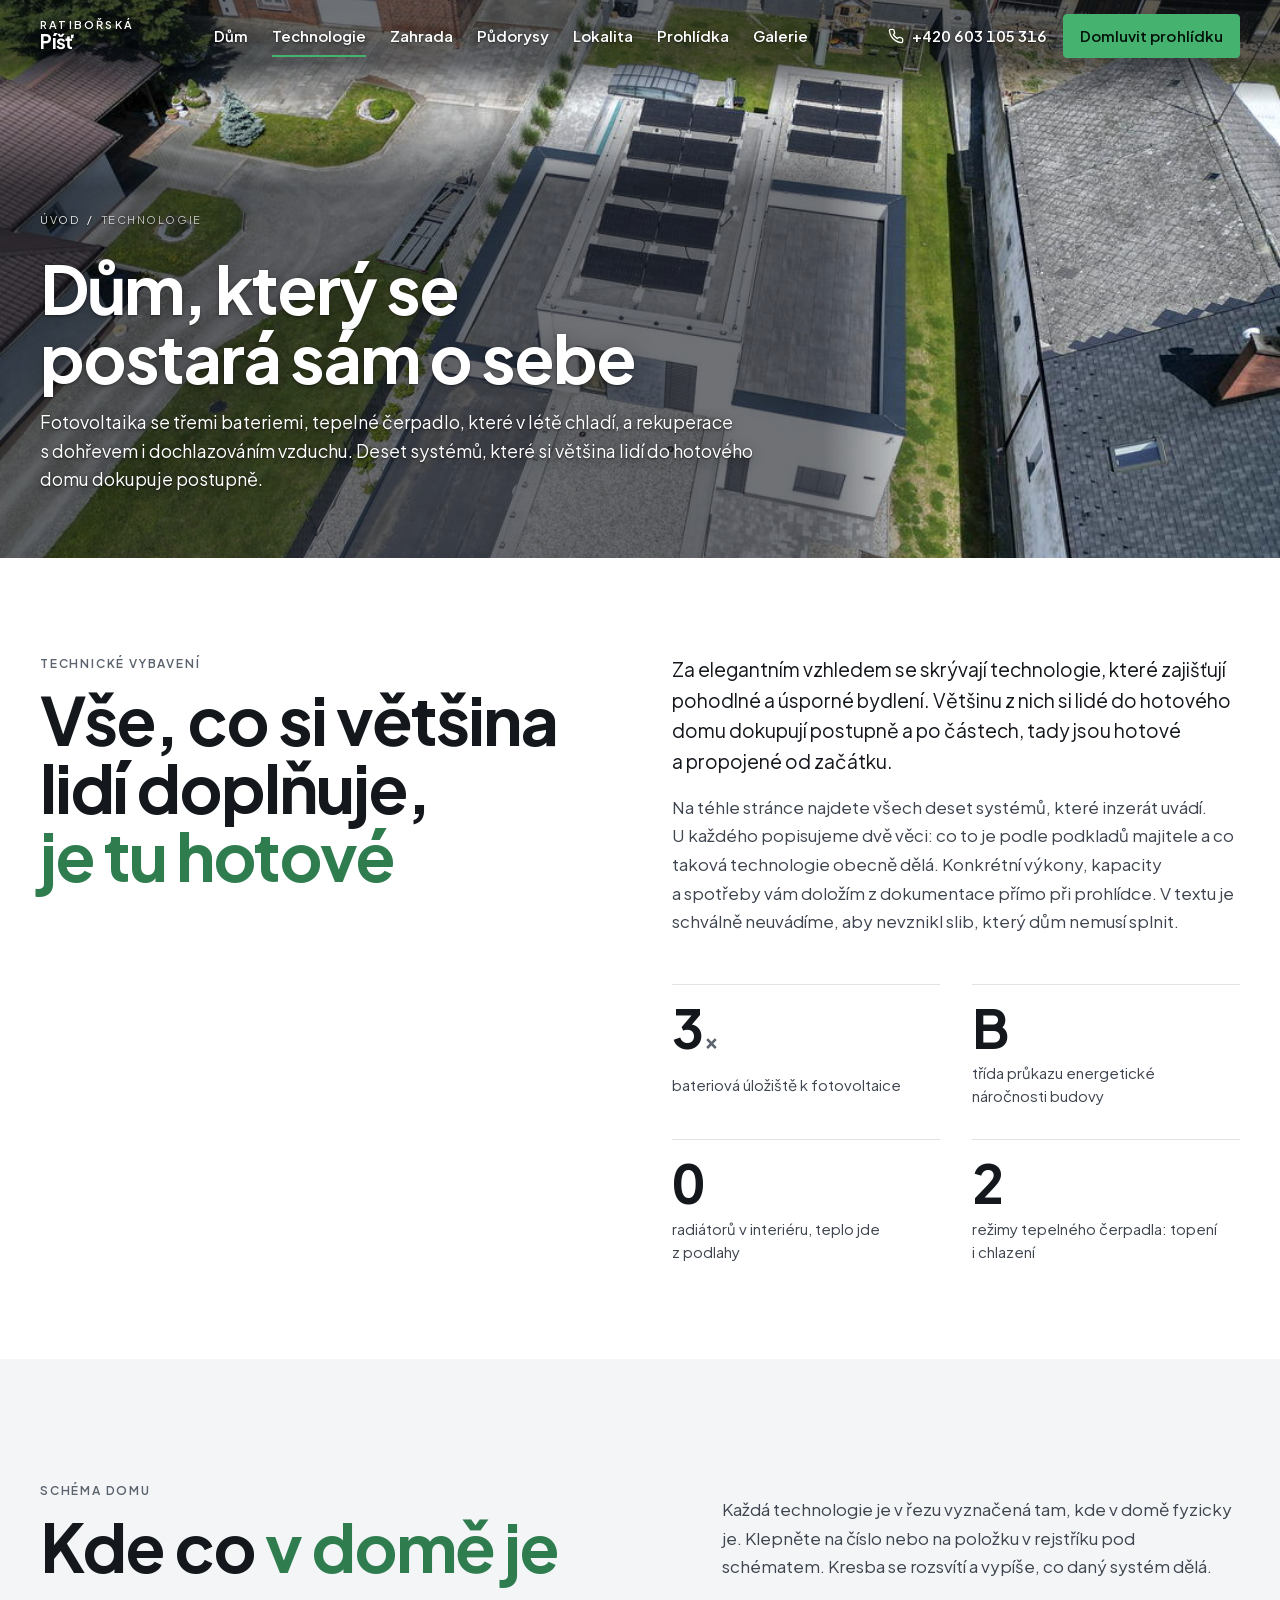
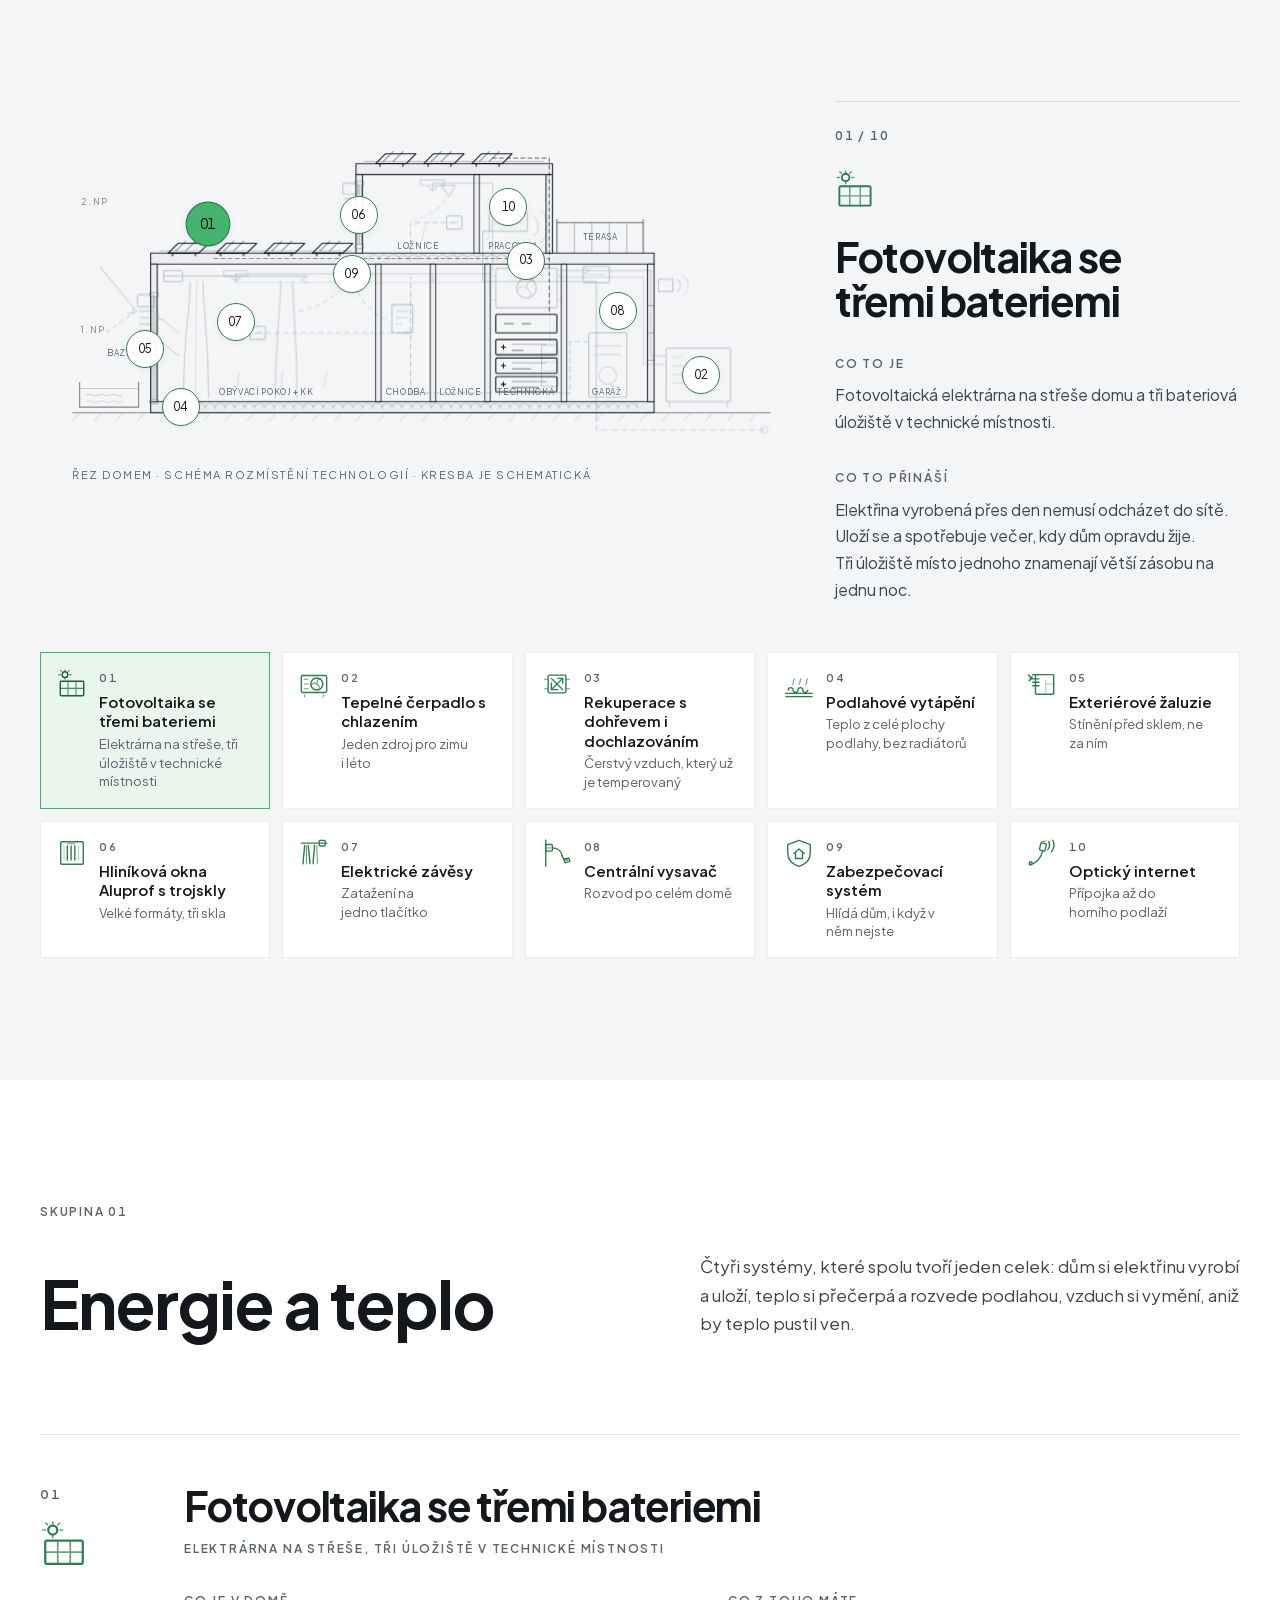
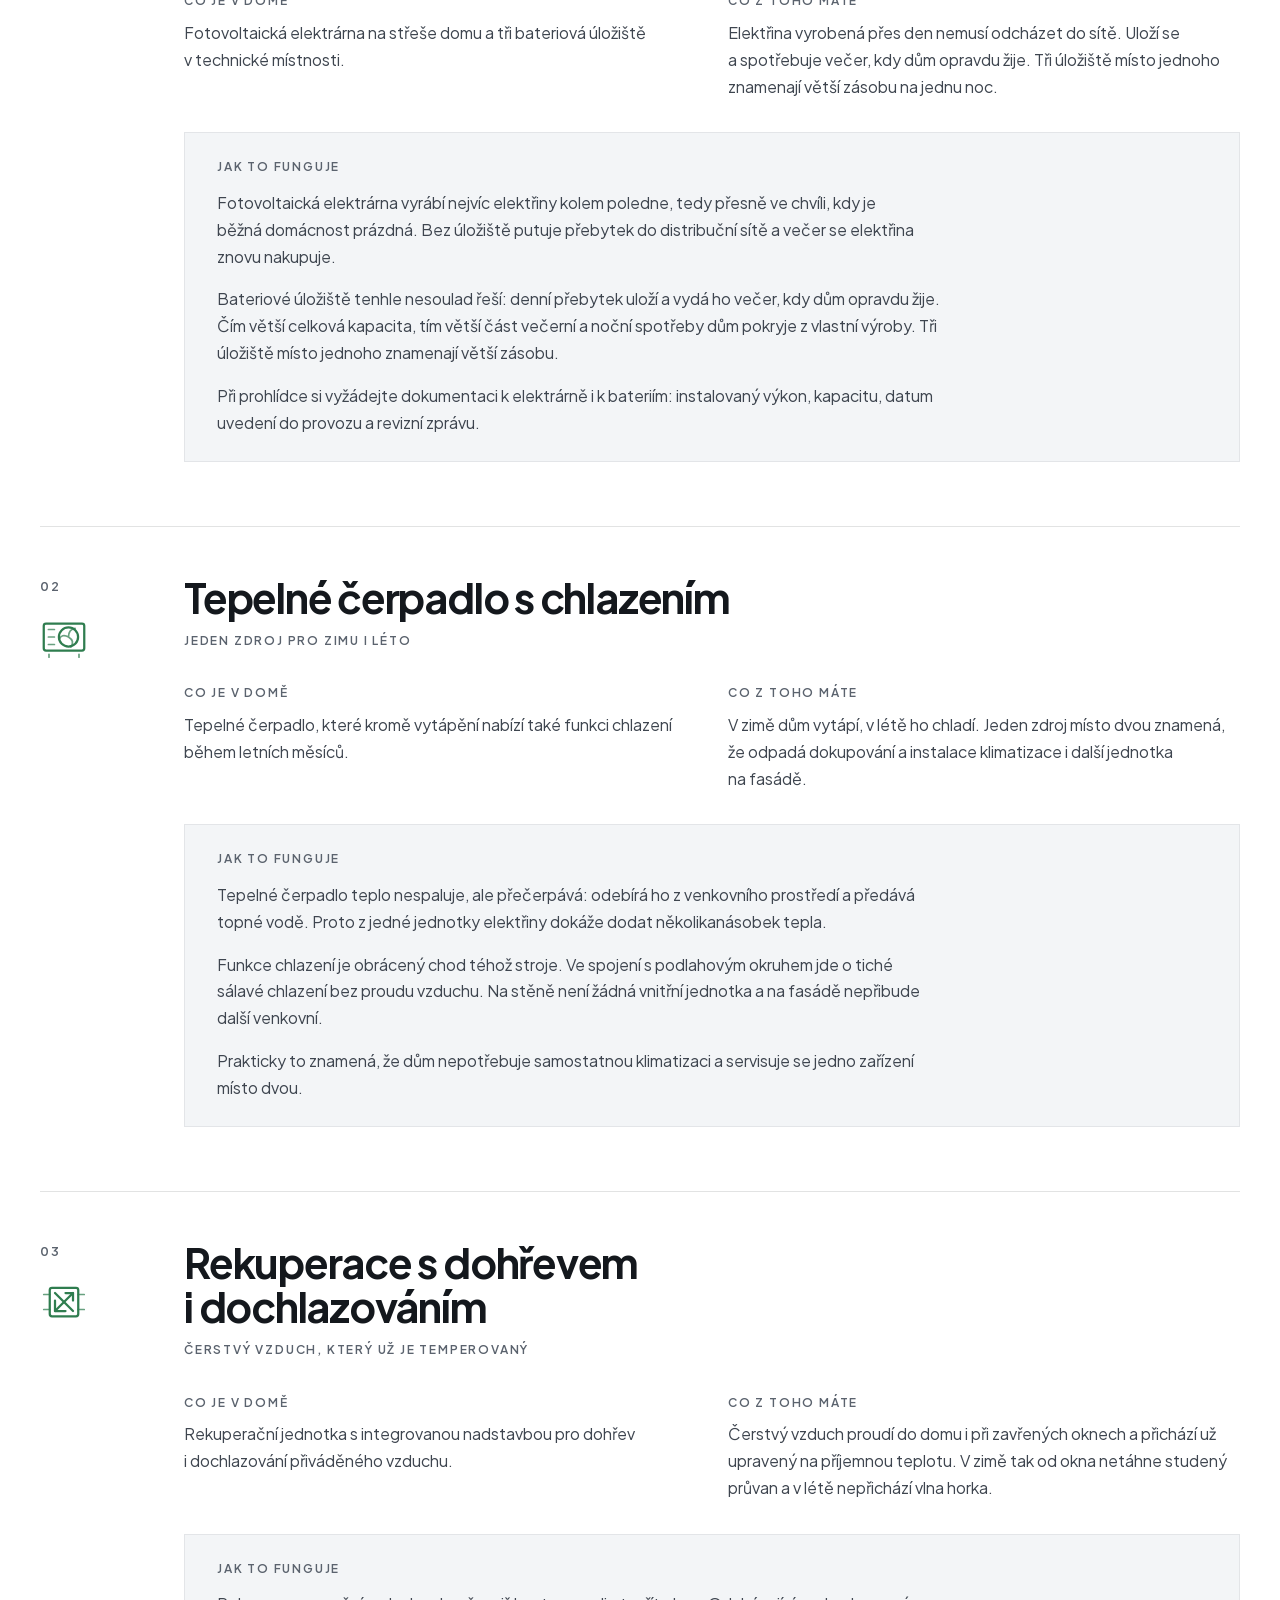
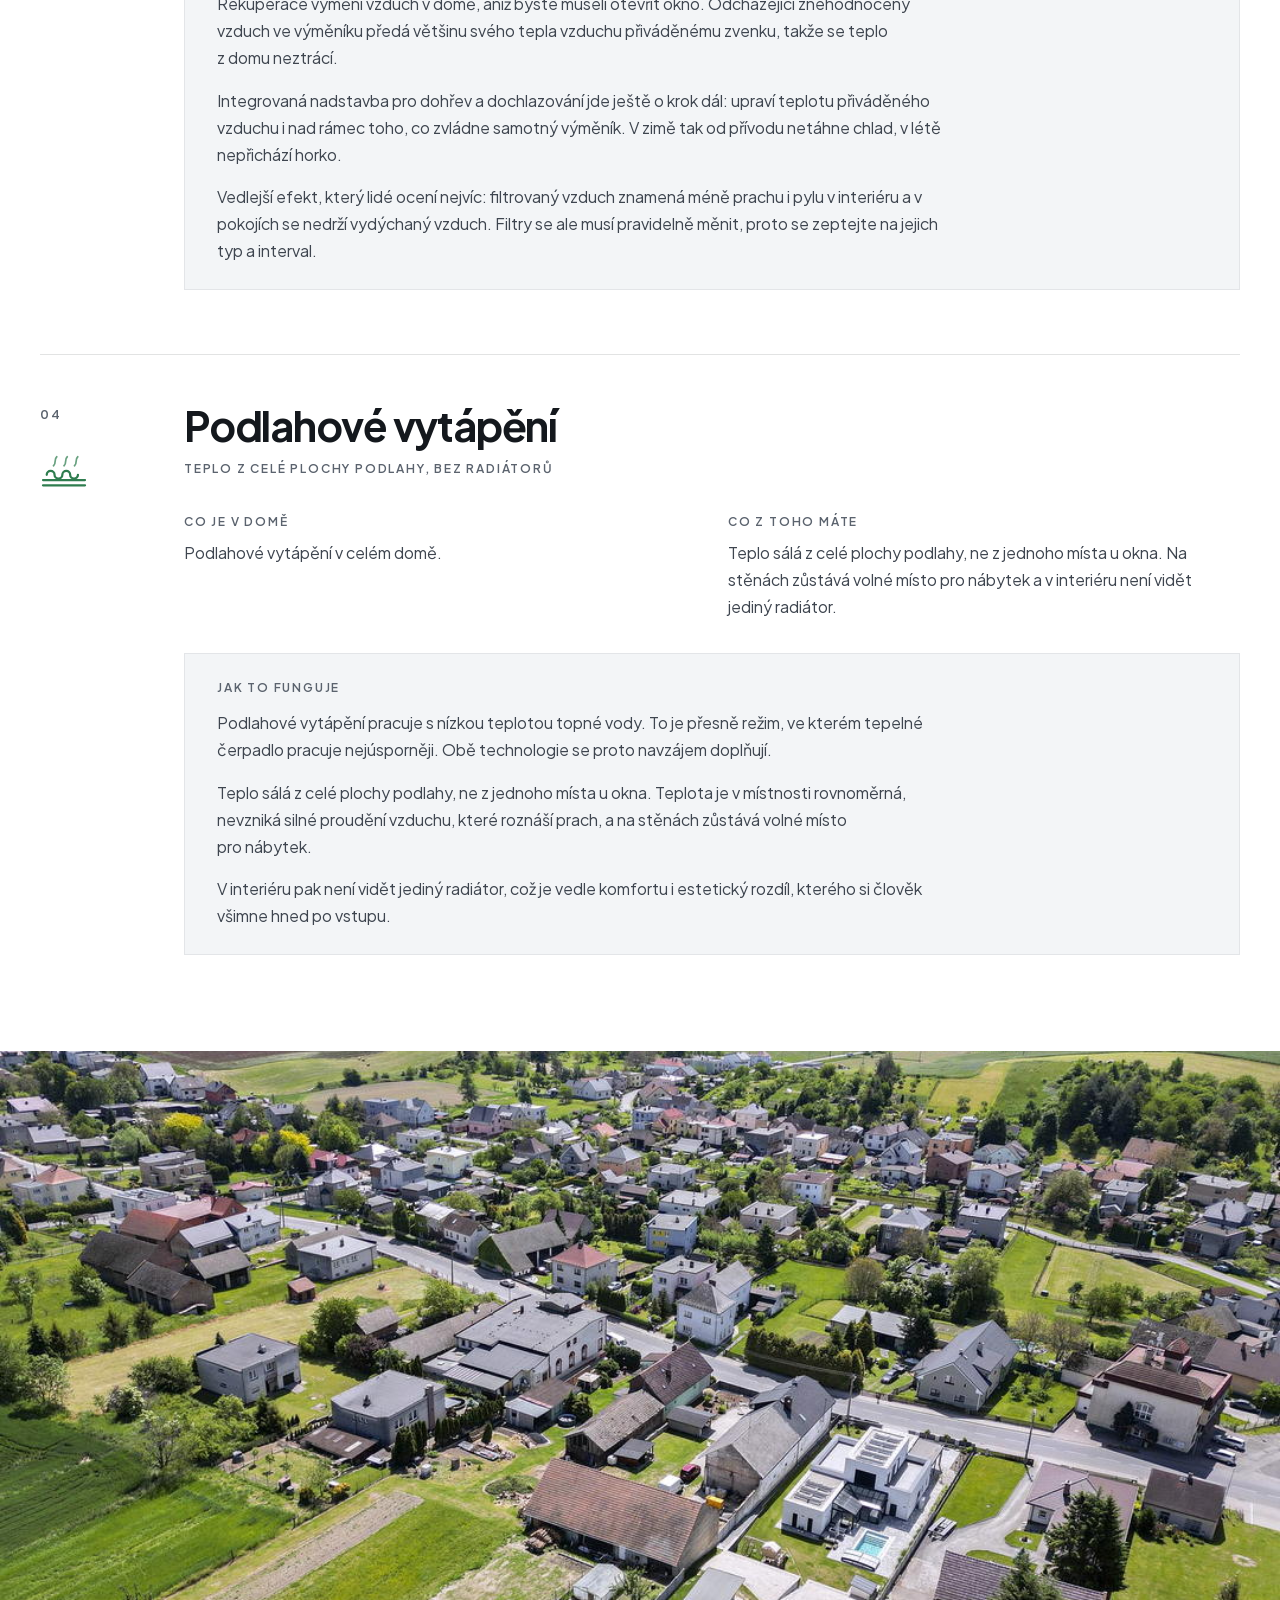
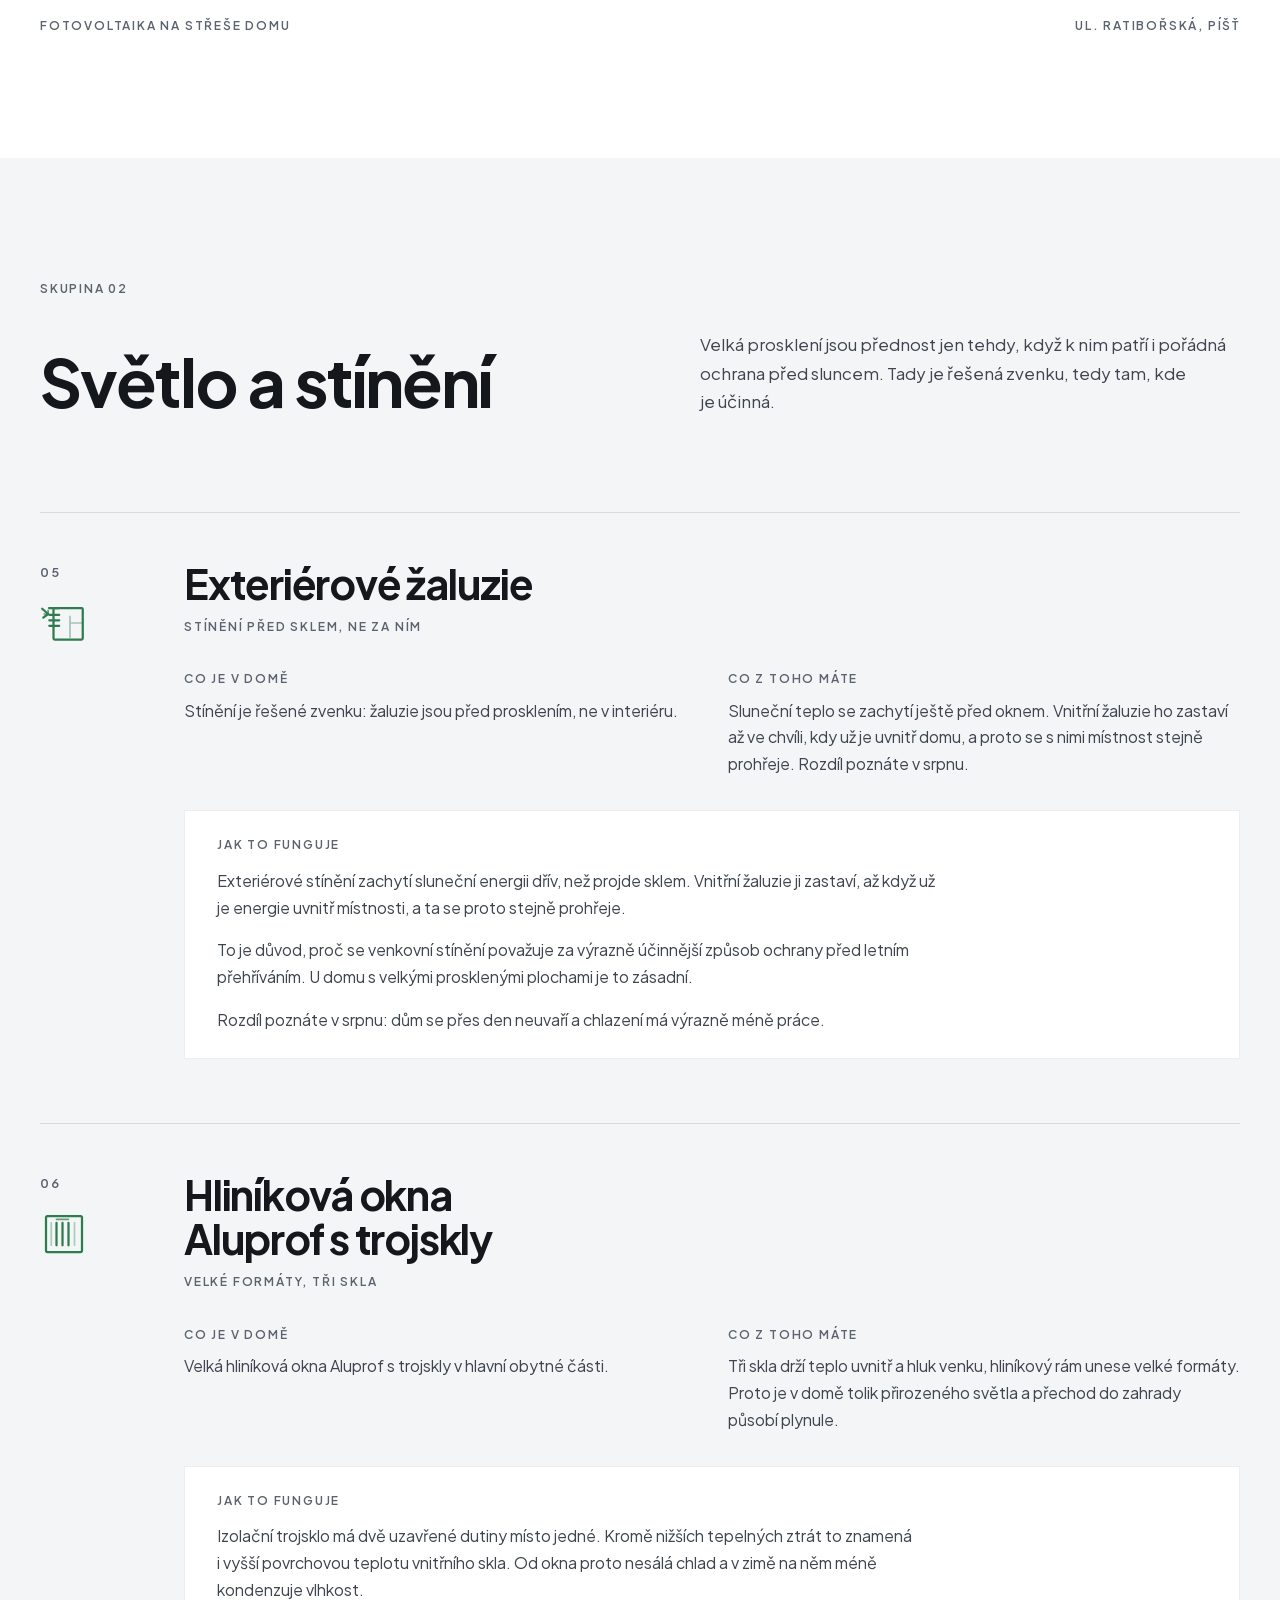
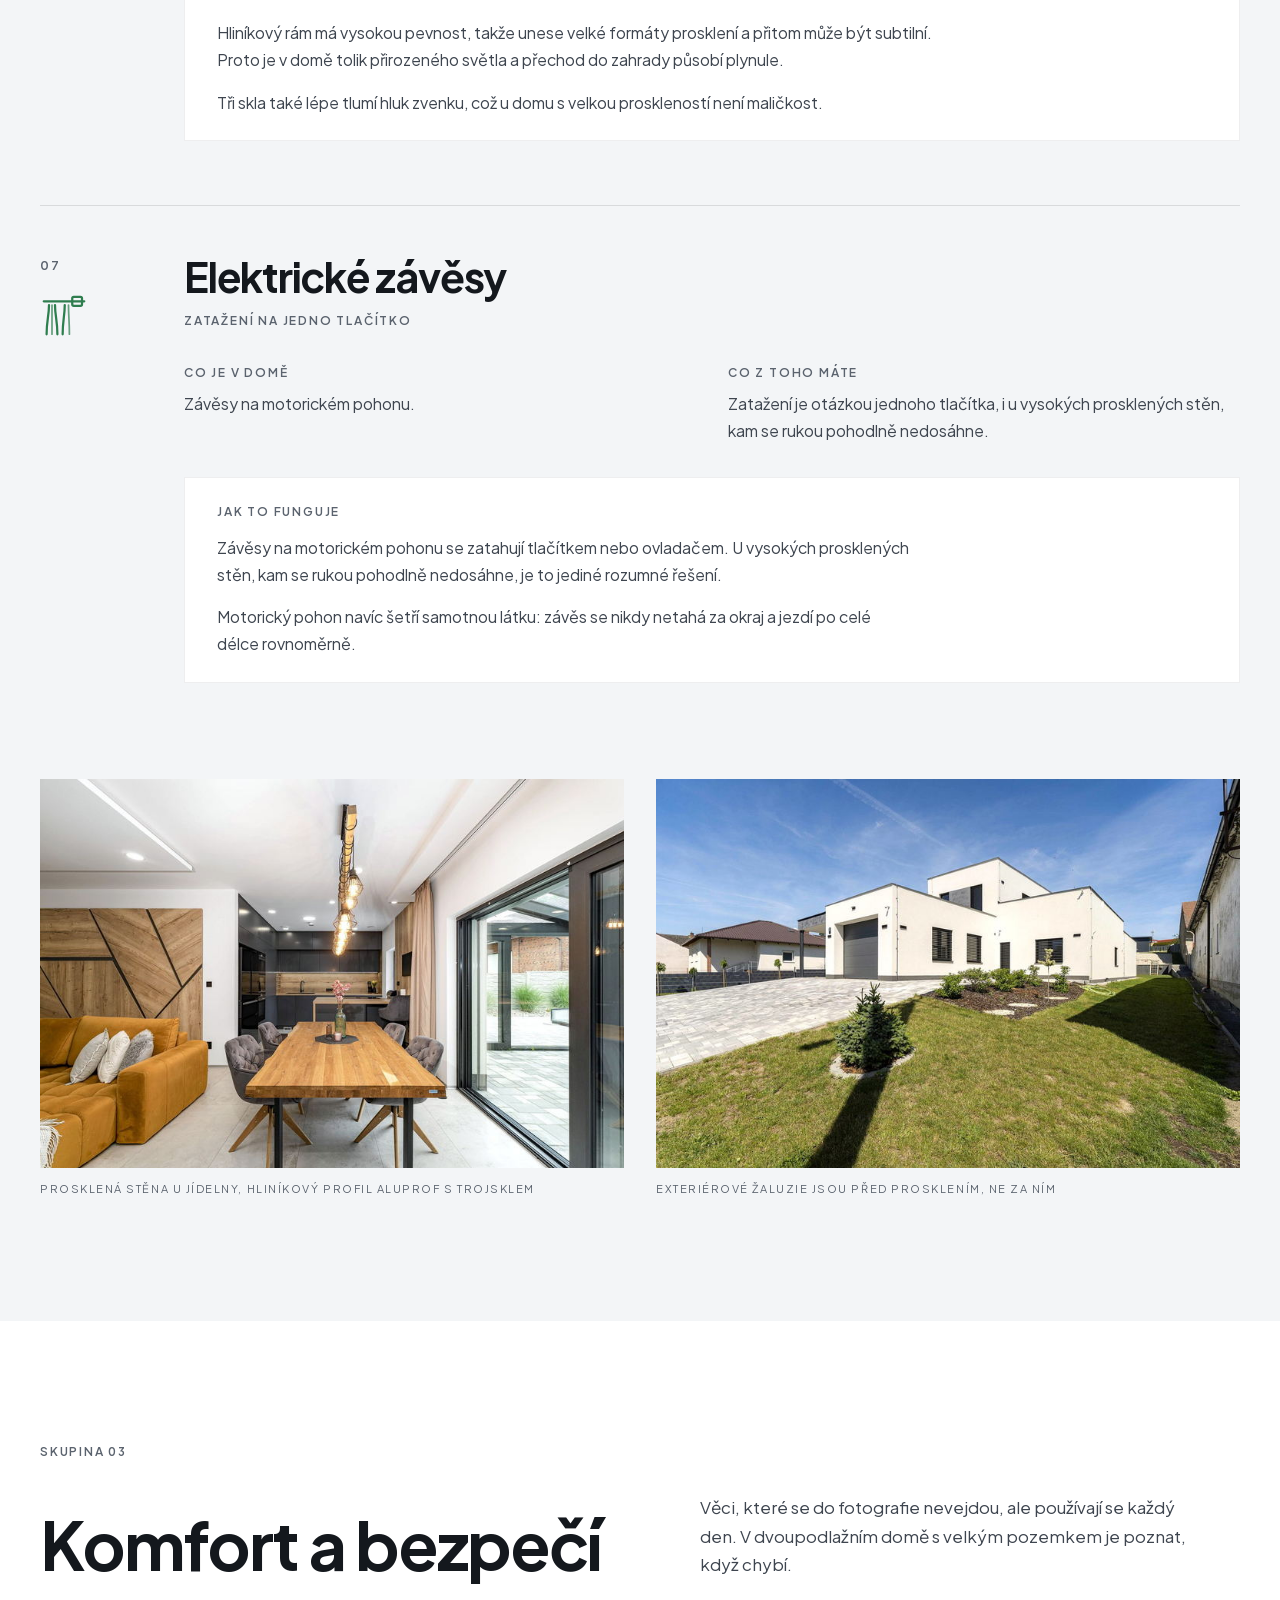
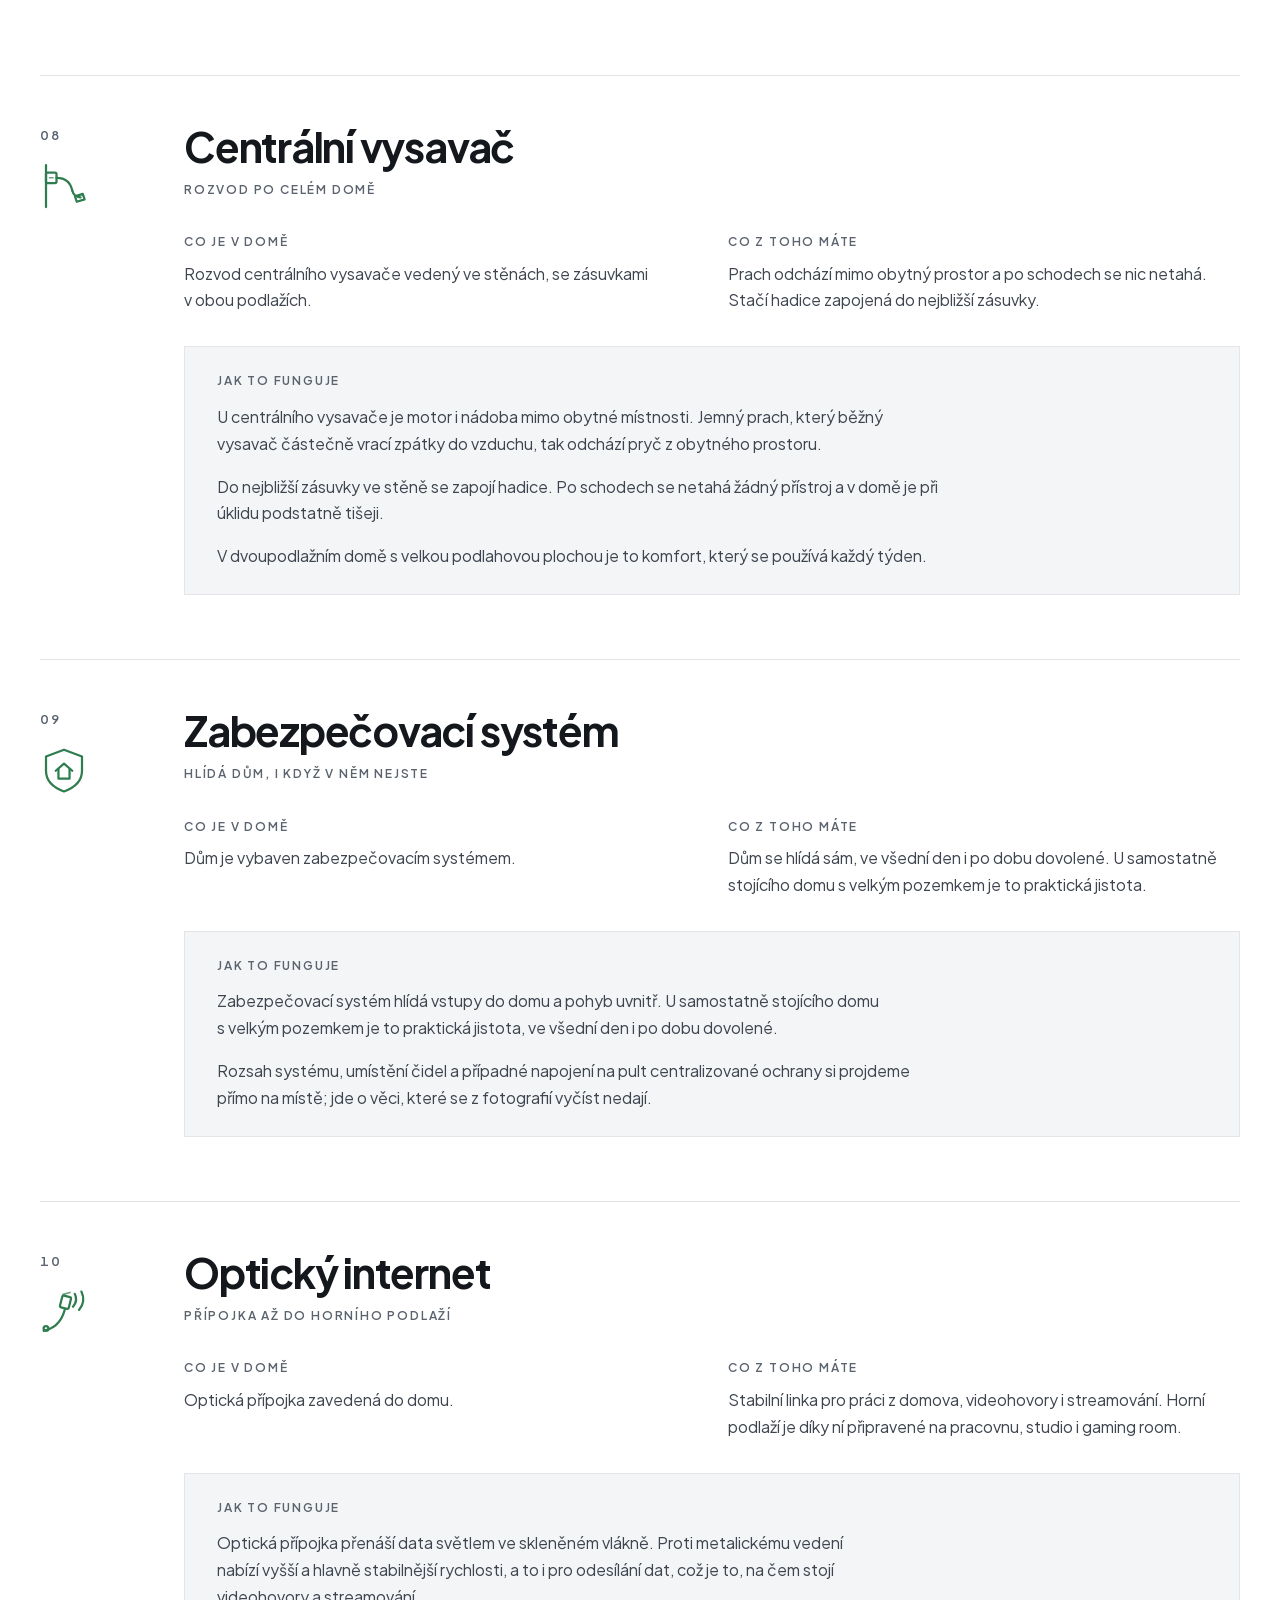
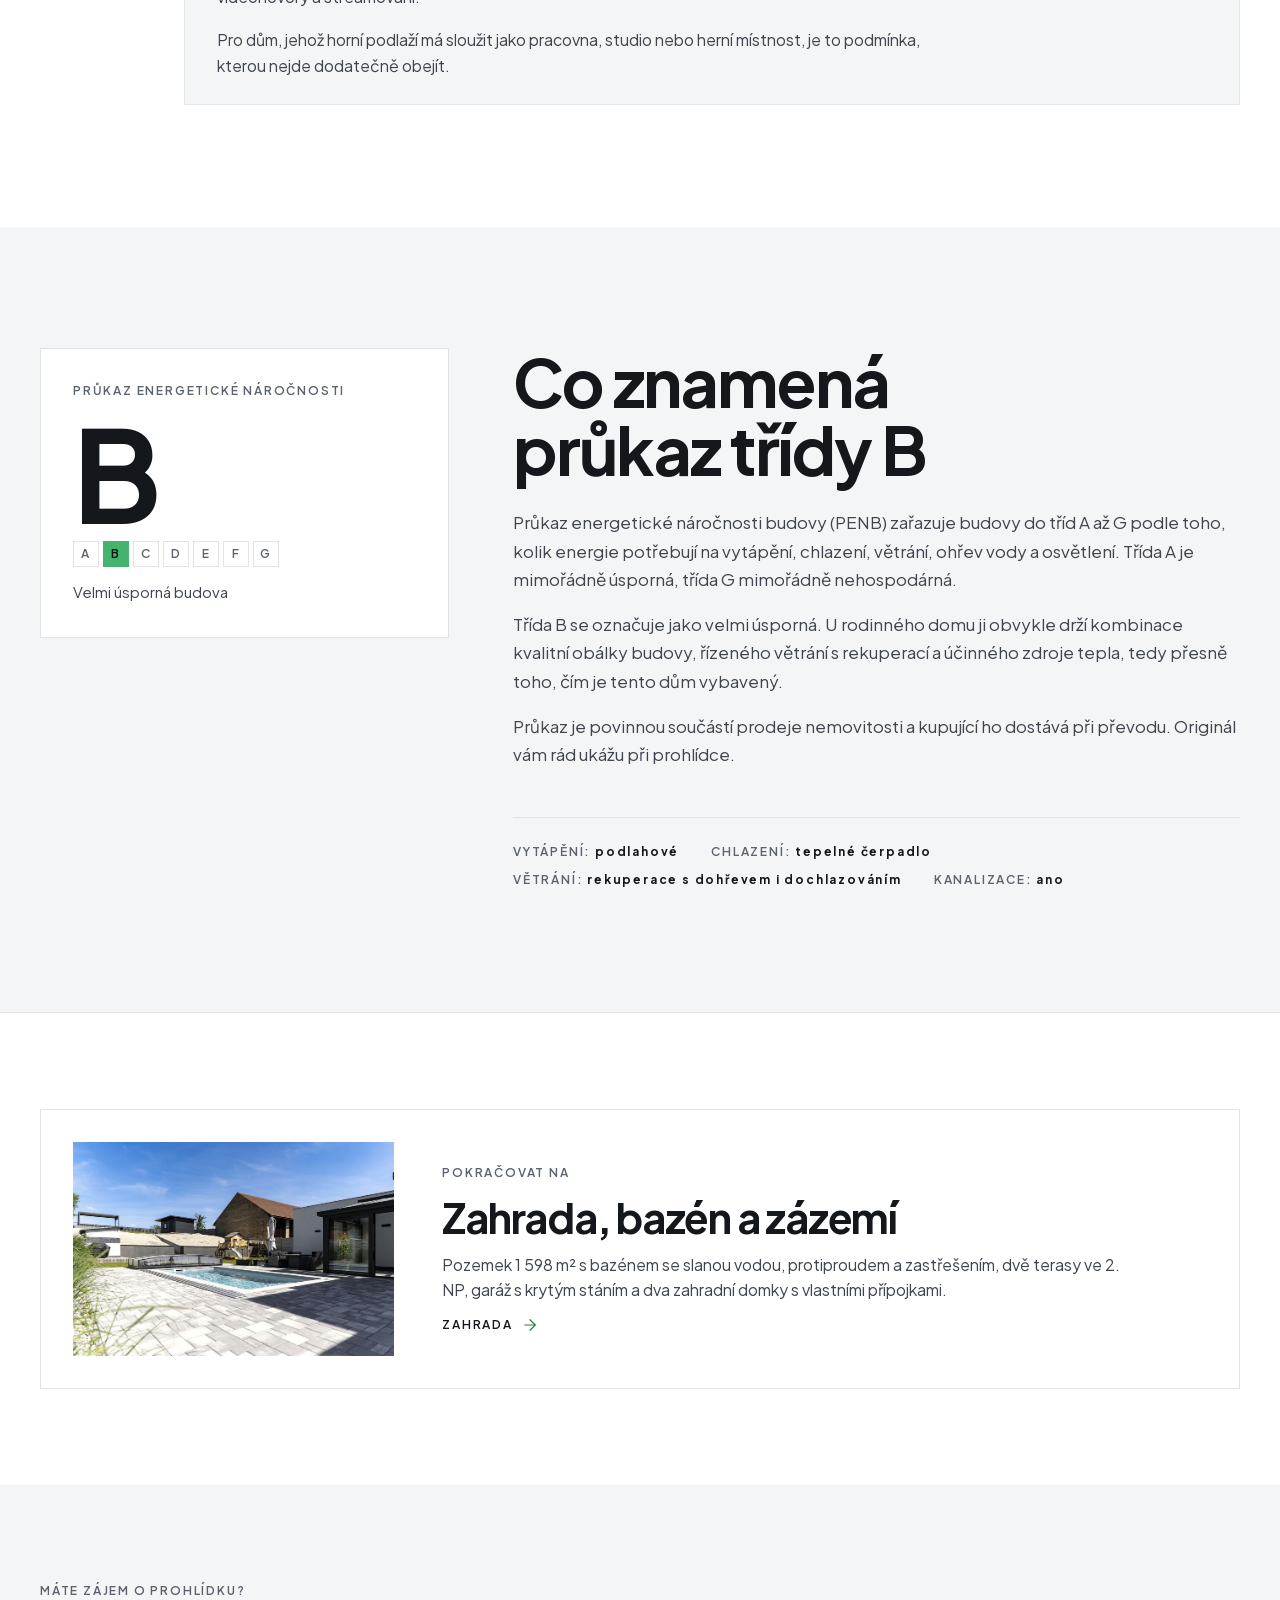
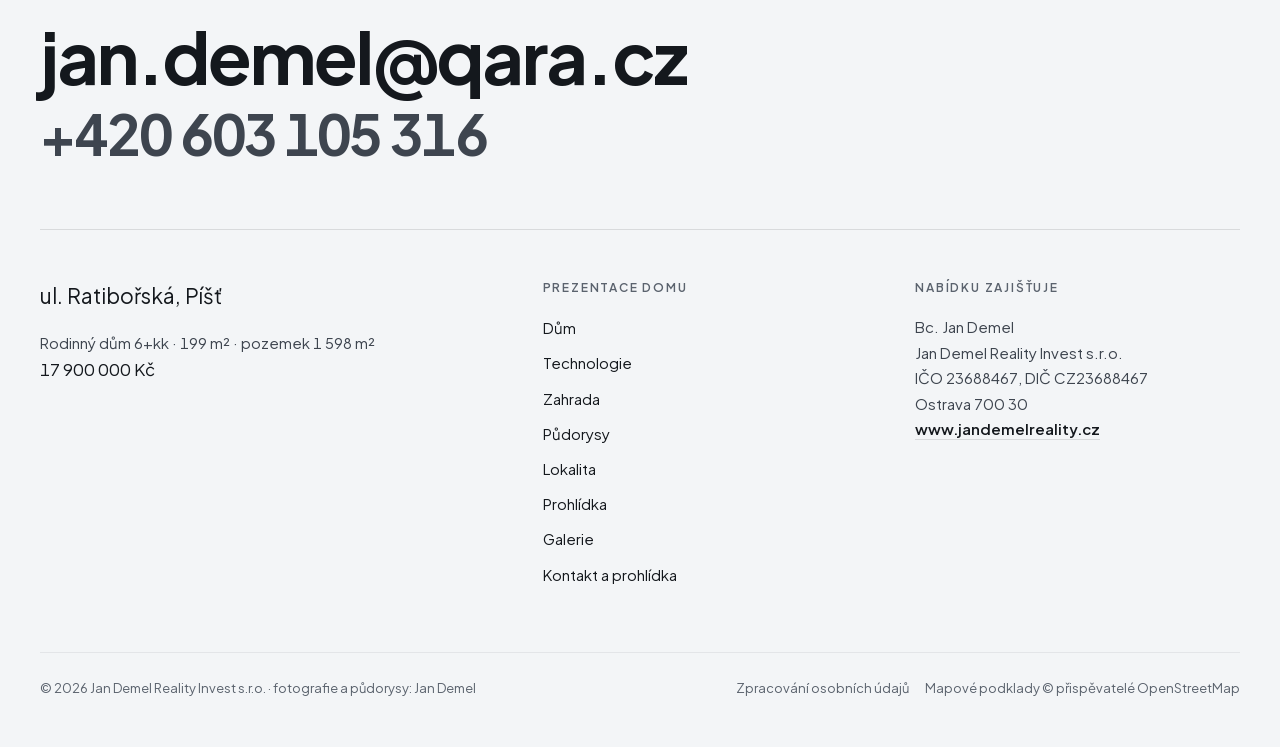
<file: technologie/index.html>
<!DOCTYPE html><html lang="cs" class="__variable_16fca7"><head><meta charSet="utf-8"/><meta name="viewport" content="width=device-width, initial-scale=1"/><link rel="preload" href="/_next/static/media/636a5ac981f94f8b-s.p.woff2" as="font" crossorigin="" type="font/woff2"/><link rel="preload" href="/_next/static/media/9e7b0a821b9dfcb4-s.p.woff2" as="font" crossorigin="" type="font/woff2"/><link rel="preload" as="image" href="/images/dron-dum.jpg"/><link rel="stylesheet" href="/_next/static/css/69e569d6792d89de.css" data-precedence="next"/><link rel="preload" as="script" fetchPriority="low" href="/_next/static/chunks/webpack-942147bb2adf8cbd.js"/><script src="/_next/static/chunks/4bd1b696-76baf09600044167.js" async=""></script><script src="/_next/static/chunks/517-ddfb8d779c1d2687.js" async=""></script><script src="/_next/static/chunks/main-app-d44d0b83e8bdde51.js" async=""></script><script src="/_next/static/chunks/app/layout-d1fbf93bfc1b4f85.js" async=""></script><script src="/_next/static/chunks/377-e68f9656bb9e04a2.js" async=""></script><script src="/_next/static/chunks/190-6b8f16ffca6d8366.js" async=""></script><script src="/_next/static/chunks/app/technologie/page-f49a058a51b019df.js" async=""></script><meta name="next-size-adjust" content=""/><meta name="theme-color" content="#FFFFFF"/><meta name="color-scheme" content="light"/><title>Technologie domu: fotovoltaika, čerpadlo, rekuperace | Píšť</title><meta name="description" content="Deset technologií rodinného domu v Píšti: fotovoltaika se třemi bateriemi, tepelné čerpadlo s chlazením, rekuperace s dohřevem, podlahové vytápění, exteriérové žaluzie a další. U každé vysvětlujeme, co dělá."/><meta property="og:title" content="Rodinný dům 6+kk s bazénem | Píšť, ul. Ratibořská"/><meta property="og:description" content="Soukromé rodinné sídlo na pozemku 1 598 m² s bazénem, fotovoltaikou a dvěma terasami. 17 900 000 Kč."/><meta property="og:locale" content="cs_CZ"/><meta property="og:type" content="website"/><meta name="twitter:card" content="summary"/><meta name="twitter:title" content="Rodinný dům 6+kk s bazénem | Píšť, ul. Ratibořská"/><meta name="twitter:description" content="Soukromé rodinné sídlo na pozemku 1 598 m² s bazénem, fotovoltaikou a dvěma terasami. 17 900 000 Kč."/><script src="/_next/static/chunks/polyfills-42372ed130431b0a.js" noModule=""></script></head><body><script type="application/ld+json">{"@context":"https://schema.org","@graph":[{"@type":"RealEstateListing","name":"Prodej rodinného domu 6+kk, ul. Ratibořská, Píšť","description":"Rodinný dům 6+kk s bazénem, fotovoltaikou a pozemkem 1 598 m² v obci Píšť.","offers":{"@type":"Offer","price":17900000,"priceCurrency":"CZK","availability":"https://schema.org/InStock","seller":{"@id":"#makler"}},"about":{"@type":"SingleFamilyResidence","name":"Rodinný dům 6+kk, Píšť","numberOfRooms":6,"numberOfBathroomsTotal":2,"floorSize":{"@type":"QuantitativeValue","value":199,"unitCode":"MTK"},"address":{"@type":"PostalAddress","streetAddress":"Ratibořská","addressLocality":"Píšť","postalCode":"747 18","addressCountry":"CZ"},"geo":{"@type":"GeoCoordinates","latitude":49.979254,"longitude":18.195084}}},{"@type":"RealEstateAgent","@id":"#makler","name":"Jan Demel Reality","legalName":"Jan Demel Reality Invest s.r.o.","telephone":"+420603105316","email":"jan.demel@qara.cz","url":"https://www.jandemelreality.cz","image":"https://ratiborska.jandemelreality.cz/images/makler-jan-demel.jpg","identifier":"23688467","vatID":"CZ23688467","address":{"@type":"PostalAddress","addressLocality":"Ostrava","postalCode":"700 30","addressRegion":"Moravskoslezský kraj","addressCountry":"CZ"},"areaServed":{"@type":"Place","name":"Ostrava a okolí, Moravskoslezský kraj"},"employee":{"@type":"Person","name":"Bc. Jan Demel","jobTitle":"Realitní makléř","telephone":"+420603105316","email":"jan.demel@qara.cz","image":"https://ratiborska.jandemelreality.cz/images/makler-jan-demel.jpg","worksFor":{"@id":"#makler"}}}]}</script><a href="#obsah" class="skip-link">Přeskočit na obsah</a><header class="hlavicka-na-fotce" style="position:fixed;top:0;left:0;right:0;z-index:50;transform:translateY(0);transition:transform 300ms var(--ease-panel), background-color 240ms var(--ease-vstup), box-shadow 240ms var(--ease-vstup), color 240ms var(--ease-vstup);background:transparent;box-shadow:none;color:#FFFFFF"><span aria-hidden="true" style="position:absolute;left:0;right:0;top:0;height:104px;pointer-events:none;background:linear-gradient(to bottom, rgba(8,12,18,0.58) 0%, rgba(8,12,18,0.58) 60%, rgba(8,12,18,0) 100%)"></span><div class="wrap-siroky hlavicka-vnitrek" style="position:relative"><a style="display:flex;align-items:center;gap:var(--sp-3);text-decoration:none;color:inherit" href="/"><span class="znacka-text"><span class="mono" style="font-size:11px;letter-spacing:0.2em">Ratibořská</span><span style="font-family:var(--ff-display);font-size:19px;font-weight:700;letter-spacing:-0.01em">Píšť</span></span></a><nav class="nav-odkazy desktop-nav" aria-label="Hlavní navigace"><a href="/dum/">Dům</a><a aria-current="page" href="/technologie/">Technologie</a><a href="/zahrada/">Zahrada</a><a href="/pudorysy/">Půdorysy</a><a href="/lokalita/">Lokalita</a><a href="/prohlidka/">Prohlídka</a><a href="/galerie/">Galerie</a></nav><div class="desktop-nav nav-akce"><a href="tel:+420603105316" class="nav-tel tnum"><svg xmlns="http://www.w3.org/2000/svg" width="16" height="16" viewBox="0 0 24 24" fill="none" stroke="currentColor" stroke-width="2" stroke-linecap="round" stroke-linejoin="round" class="lucide lucide-phone" aria-hidden="true"><path d="M22 16.92v3a2 2 0 0 1-2.18 2 19.79 19.79 0 0 1-8.63-3.07 19.5 19.5 0 0 1-6-6 19.79 19.79 0 0 1-3.07-8.67A2 2 0 0 1 4.11 2h3a2 2 0 0 1 2 1.72 12.84 12.84 0 0 0 .7 2.81 2 2 0 0 1-.45 2.11L8.09 9.91a16 16 0 0 0 6 6l1.27-1.27a2 2 0 0 1 2.11-.45 12.84 12.84 0 0 0 2.81.7A2 2 0 0 1 22 16.92z"></path></svg>+420 603 105 316</a><a class="btn btn-hlavni" style="min-height:44px;padding:8px 16px;font-size:15px;text-shadow:none" href="/kontakt/">Domluvit prohlídku</a></div><button type="button" class="hamburger btn btn-druhy" aria-expanded="false" aria-controls="mobilni-menu" style="min-height:44px;padding:8px 16px;color:inherit;background:rgba(10,14,20,0.2);border-color:rgba(255,255,255,0.8);text-shadow:none"><svg xmlns="http://www.w3.org/2000/svg" width="18" height="18" viewBox="0 0 24 24" fill="none" stroke="currentColor" stroke-width="2" stroke-linecap="round" stroke-linejoin="round" class="lucide lucide-menu" aria-hidden="true"><line x1="4" x2="20" y1="12" y2="12"></line><line x1="4" x2="20" y1="6" y2="6"></line><line x1="4" x2="20" y1="18" y2="18"></line></svg><span style="font-size:14px">Menu</span></button></div></header><main id="obsah"><header class="hero-podstranka"><img src="/images/dron-dum.jpg" alt="Letecký pohled na dům s fotovoltaikou na střeše" width="1080" height="810" decoding="async" fetchpriority="high" style="--fp-desk:30% 42%"/><div class="wrap-siroky hero-podstranka-obsah"><div class="hero-podstranka-text pod-textem"><nav aria-label="Drobečková navigace" class="drobecky drobecky-svetle"><ol><li><a href="/">Úvod</a></li><li aria-hidden="true">/</li><li aria-current="page">Technologie</li></ol></nav><h1 class="display h-1 hero-podstranka-nadpis">Dům, který se <em>postará sám o sebe</em></h1><p class="hero-podstranka-lead">Fotovoltaika se třemi bateriemi, tepelné čerpadlo, které v létě chladí, a rekuperace s dohřevem i dochlazováním vzduchu. Deset systémů, které si většina lidí do hotového domu dokupuje postupně.</p></div></div></header><section class="sekce-uzka"><div class="wrap-siroky uvod-stranky"><div><p class="mono nadtitul">Technické vybavení</p><h2 class="display h-1 uvod-stranky-nadpis">Vše, co si většina lidí doplňuje, <em>je tu hotové</em></h2></div><div><div class="proza"><p class="proza-lead">Za elegantním vzhledem se skrývají technologie, které zajišťují pohodlné a úsporné bydlení. Většinu z nich si lidé do hotového domu dokupují postupně a po částech, tady jsou hotové a propojené od začátku.</p><p class="text">Na téhle stránce najdete všech deset systémů, které inzerát uvádí. U každého popisujeme dvě věci: co to je podle podkladů majitele a co taková technologie obecně dělá. Konkrétní výkony, kapacity a spotřeby vám doložím z dokumentace přímo při prohlídce. V textu je schválně neuvádíme, aby nevznikl slib, který dům nemusí splnit.</p></div><ul class="tech-cisla tech-cisla-stranka"><li><span class="display tnum tech-cislo">3<span class="tech-jednotka">×</span></span><span class="tech-cislo-popis">bateriová úložiště k fotovoltaice</span></li><li><span class="display tnum tech-cislo">B</span><span class="tech-cislo-popis">třída průkazu energetické náročnosti budovy</span></li><li><span class="display tnum tech-cislo">0</span><span class="tech-cislo-popis">radiátorů v interiéru, teplo jde z podlahy</span></li><li><span class="display tnum tech-cislo">2</span><span class="tech-cislo-popis">režimy tepelného čerpadla: topení i chlazení</span></li></ul></div></div></section><section class="svetla sekce" aria-labelledby="schema-nadpis"><div class="wrap-siroky"><div class="hlava-sekce"><div><p class="mono nadtitul">Schéma domu</p><h2 id="schema-nadpis" class="display h-1" style="margin-top:var(--sp-3)">Kde co <em>v domě je</em></h2></div><p class="text">Každá technologie je v řezu vyznačená tam, kde v domě fyzicky je. Klepněte na číslo nebo na položku v rejstříku pod schématem. Kresba se rozsvítí a vypíše, co daný systém dělá.</p></div><div style="margin-top:var(--sp-8)"><div class="tech-scena"><figure class="tech-plan"><div class="tech-plan-posuv"><div class="tech-plan-plocha"><svg viewBox="0 104 1280 566" class="rez-svg" role="img" aria-label="Schematický řez domem s vyznačenými technologiemi: fotovoltaika na střeše, tři bateriová úložiště a rekuperace v technické místnosti, tepelné čerpadlo u domu, podlahové vytápění v obou podlažích, exteriérové žaluzie, okna s trojskly, elektrické závěsy, centrální vysavač, zabezpečovací systém a optická přípojka."><g fill="none" stroke="var(--ink)" stroke-width="2" opacity="0.55"><path d="M0 616 H1280"></path><path d="M0 632 l12 -14" stroke-width="1.2" opacity="0.4"></path><path d="M40 632 l12 -14" stroke-width="1.2" opacity="0.4"></path><path d="M80 632 l12 -14" stroke-width="1.2" opacity="0.4"></path><path d="M120 632 l12 -14" stroke-width="1.2" opacity="0.4"></path><path d="M160 632 l12 -14" stroke-width="1.2" opacity="0.4"></path><path d="M200 632 l12 -14" stroke-width="1.2" opacity="0.4"></path><path d="M240 632 l12 -14" stroke-width="1.2" opacity="0.4"></path><path d="M280 632 l12 -14" stroke-width="1.2" opacity="0.4"></path><path d="M320 632 l12 -14" stroke-width="1.2" opacity="0.4"></path><path d="M360 632 l12 -14" stroke-width="1.2" opacity="0.4"></path><path d="M400 632 l12 -14" stroke-width="1.2" opacity="0.4"></path><path d="M440 632 l12 -14" stroke-width="1.2" opacity="0.4"></path><path d="M480 632 l12 -14" stroke-width="1.2" opacity="0.4"></path><path d="M520 632 l12 -14" stroke-width="1.2" opacity="0.4"></path><path d="M560 632 l12 -14" stroke-width="1.2" opacity="0.4"></path><path d="M600 632 l12 -14" stroke-width="1.2" opacity="0.4"></path><path d="M640 632 l12 -14" stroke-width="1.2" opacity="0.4"></path><path d="M680 632 l12 -14" stroke-width="1.2" opacity="0.4"></path><path d="M720 632 l12 -14" stroke-width="1.2" opacity="0.4"></path><path d="M760 632 l12 -14" stroke-width="1.2" opacity="0.4"></path><path d="M800 632 l12 -14" stroke-width="1.2" opacity="0.4"></path><path d="M840 632 l12 -14" stroke-width="1.2" opacity="0.4"></path><path d="M880 632 l12 -14" stroke-width="1.2" opacity="0.4"></path><path d="M920 632 l12 -14" stroke-width="1.2" opacity="0.4"></path><path d="M960 632 l12 -14" stroke-width="1.2" opacity="0.4"></path><path d="M1000 632 l12 -14" stroke-width="1.2" opacity="0.4"></path><path d="M1040 632 l12 -14" stroke-width="1.2" opacity="0.4"></path><path d="M1080 632 l12 -14" stroke-width="1.2" opacity="0.4"></path><path d="M1120 632 l12 -14" stroke-width="1.2" opacity="0.4"></path><path d="M1160 632 l12 -14" stroke-width="1.2" opacity="0.4"></path><path d="M1200 632 l12 -14" stroke-width="1.2" opacity="0.4"></path><path d="M1240 632 l12 -14" stroke-width="1.2" opacity="0.4"></path></g><g fill="none" stroke="var(--ink)" stroke-width="2" opacity="0.5"><path d="M14 560 v46 h108 v-46"></path><path d="M14 572 h108" stroke-width="1.2" opacity="0.6"></path><path d="M26 584c8-5 14 5 22 0s14 5 22 0 14 5 22 0" stroke-width="1.2" opacity="0.55"></path><path d="M26 596c8-5 14 5 22 0s14 5 22 0 14 5 22 0" stroke-width="1.2" opacity="0.35"></path></g><g stroke="var(--ink)" stroke-width="2" stroke-linejoin="round"><g fill="var(--bg-4)" opacity="0.9"><rect x="144" y="596" width="922" height="20"></rect><rect x="144" y="324" width="922" height="20"></rect><rect x="520" y="160" width="360" height="20"></rect><rect x="144" y="344" width="12" height="252"></rect><rect x="1054" y="344" width="12" height="252"></rect><rect x="520" y="180" width="12" height="144"></rect><rect x="868" y="180" width="12" height="144"></rect></g><g fill="var(--bg-4)" opacity="0.75"><rect x="556" y="344" width="10" height="252"></rect><rect x="656" y="344" width="10" height="252"></rect><rect x="756" y="344" width="10" height="252"></rect><rect x="896" y="344" width="10" height="252"></rect><rect x="736" y="180" width="10" height="144"></rect></g><g fill="none" opacity="0.6"><path d="M888 324 V262 M1046 324 V262 M888 268 H1046"></path><path d="M920 324v-56M952 324v-56M984 324v-56M1016 324v-56" stroke-width="1.2" opacity="0.7"></path></g><g fill="none" opacity="0.35"><path d="M160 320h352" stroke-width="1.2"></path><path d="M536 156h328" stroke-width="1.2"></path></g><g fill="none" opacity="0.5"><path d="M1054 420 h12 M1054 470 h12 M1054 520 h12" stroke-width="1.2"></path></g></g><g style="color:var(--ink);opacity:1;transition:opacity 300ms var(--ease-vstup)"><g fill="none" stroke="currentColor" stroke-width="2" stroke-linecap="round" stroke-linejoin="round"><g><polygon points="556,160 574,142 630,142 612,160"></polygon><line x1="570" y1="156" x2="588" y2="138" opacity="0.45"></line><line x1="588" y1="156" x2="606" y2="138" opacity="0.45"></line><line x1="564" y1="160" x2="564" y2="165"></line><line x1="606" y1="160" x2="606" y2="165"></line></g><g><polygon points="644,160 662,142 718,142 700,160"></polygon><line x1="658" y1="156" x2="676" y2="138" opacity="0.45"></line><line x1="676" y1="156" x2="694" y2="138" opacity="0.45"></line><line x1="652" y1="160" x2="652" y2="165"></line><line x1="694" y1="160" x2="694" y2="165"></line></g><g><polygon points="732,160 750,142 806,142 788,160"></polygon><line x1="746" y1="156" x2="764" y2="138" opacity="0.45"></line><line x1="764" y1="156" x2="782" y2="138" opacity="0.45"></line><line x1="740" y1="160" x2="740" y2="165"></line><line x1="782" y1="160" x2="782" y2="165"></line></g><g><polygon points="176,324 194,306 250,306 232,324"></polygon><line x1="190" y1="320" x2="208" y2="302" opacity="0.45"></line><line x1="208" y1="320" x2="226" y2="302" opacity="0.45"></line><line x1="184" y1="324" x2="184" y2="329"></line><line x1="226" y1="324" x2="226" y2="329"></line></g><g><polygon points="264,324 282,306 338,306 320,324"></polygon><line x1="278" y1="320" x2="296" y2="302" opacity="0.45"></line><line x1="296" y1="320" x2="314" y2="302" opacity="0.45"></line><line x1="272" y1="324" x2="272" y2="329"></line><line x1="314" y1="324" x2="314" y2="329"></line></g><g><polygon points="352,324 370,306 426,306 408,324"></polygon><line x1="366" y1="320" x2="384" y2="302" opacity="0.45"></line><line x1="384" y1="320" x2="402" y2="302" opacity="0.45"></line><line x1="360" y1="324" x2="360" y2="329"></line><line x1="402" y1="324" x2="402" y2="329"></line></g><g><polygon points="440,324 458,306 514,306 496,324"></polygon><line x1="454" y1="320" x2="472" y2="302" opacity="0.45"></line><line x1="472" y1="320" x2="490" y2="302" opacity="0.45"></line><line x1="448" y1="324" x2="448" y2="329"></line><line x1="490" y1="324" x2="490" y2="329"></line></g><path d="M770 150 H874 V436" stroke-dasharray="7 6" opacity="0.6"></path><path d="M260 334 H874" stroke-dasharray="7 6" opacity="0.45"></path><rect x="776" y="436" width="112" height="34" rx="2"></rect><path d="M792 453h16M824 453h16" opacity="0.6"></path><g><rect x="776" y="482" width="112" height="28" rx="2"></rect><path d="M786 496 h8 M790 492 v8"></path><path d="M806 502 h20" opacity="0.55"></path><path d="M806 491 h62" opacity="0.3"></path></g><g><rect x="776" y="516" width="112" height="28" rx="2"></rect><path d="M786 530 h8 M790 526 v8"></path><path d="M806 536 h34" opacity="0.55"></path><path d="M806 525 h62" opacity="0.3"></path></g><g><rect x="776" y="550" width="112" height="28" rx="2"></rect><path d="M786 564 h8 M790 560 v8"></path><path d="M806 570 h48" opacity="0.55"></path><path d="M806 559 h62" opacity="0.3"></path></g></g></g><g style="color:var(--muted);opacity:0.34;transition:opacity 300ms var(--ease-vstup)"><g fill="none" stroke="currentColor" stroke-width="2" stroke-linecap="round" stroke-linejoin="round"><rect x="1088" y="498" width="118" height="98" rx="3"></rect><circle cx="1152" cy="547" r="30"></circle><path d="M1152 547c0-16 6-25 20-27M1152 547c14 8 16 19 7 31M1152 547c-14-8-24-4-29 8" opacity="0.7"></path><path d="M1098 514h20M1098 530h20M1098 546h20M1098 562h20" opacity="0.5"></path><path d="M1094 596v10M1200 596v10" opacity="0.6"></path><path d="M1088 512 H1060 V356 H892" opacity="0.75"></path><path d="M1088 528 H1046 V368 H892" opacity="0.5"></path><path d="M948 356l-10-6M948 356l-10 6" opacity="0.75"></path><rect x="860" y="492" width="30" height="76" rx="2" opacity="0.85"></rect><path d="M866 508h18M866 524h18M866 540h18" opacity="0.5"></path><path d="M875 368 V492" opacity="0.35"></path></g></g><g style="color:var(--muted);opacity:0.34;transition:opacity 300ms var(--ease-vstup)"><g fill="none" stroke="currentColor" stroke-width="2" stroke-linecap="round" stroke-linejoin="round"><rect x="776" y="352" width="112" height="72" rx="3"></rect><circle cx="832" cy="388" r="18"></circle><path d="M832 388c0-10 4-15 13-16M832 388c8 5 10 12 5 19M832 388c-8-5-15-3-17 5" opacity="0.7"></path><path d="M776 366h-8M776 410h-8M888 366h8M888 410h8" opacity="0.6"></path><path d="M770 362 H300" opacity="0.8"></path><path d="M770 378 H300" opacity="0.35"></path><path d="M300 362 v14 M292 368l8 8 8-8" opacity="0.8"></path><rect x="278" y="356" width="44" height="10" rx="1" opacity="0.7"></rect><path d="M540 362v12M532 368l8 8 8-8" opacity="0.55"></path><path d="M660 362v12M652 368l8 8 8-8" opacity="0.55"></path><path d="M770 356 V196 H660" opacity="0.7"></path><path d="M660 196 v14 M652 202l8 8 8-8" opacity="0.7"></path><rect x="638" y="190" width="44" height="10" rx="1" opacity="0.7"></rect></g></g><g style="color:var(--muted);opacity:0.34;transition:opacity 300ms var(--ease-vstup)"><g fill="none" stroke="currentColor" stroke-width="2" stroke-linecap="round" stroke-linejoin="round"><path d="M172 608 A 9 9 0 0 1 190 608 A 9 9 0 0 1 208 608 A 9 9 0 0 1 226 608 A 9 9 0 0 1 244 608 A 9 9 0 0 1 262 608 A 9 9 0 0 1 280 608 A 9 9 0 0 1 298 608 A 9 9 0 0 1 316 608 A 9 9 0 0 1 334 608 A 9 9 0 0 1 352 608 A 9 9 0 0 1 370 608 A 9 9 0 0 1 388 608 A 9 9 0 0 1 406 608 A 9 9 0 0 1 424 608 A 9 9 0 0 1 442 608 A 9 9 0 0 1 460 608 A 9 9 0 0 1 478 608 A 9 9 0 0 1 496 608 A 9 9 0 0 1 514 608 A 9 9 0 0 1 532 608 A 9 9 0 0 1 550 608 A 9 9 0 0 1 568 608 A 9 9 0 0 1 586 608 A 9 9 0 0 1 604 608 A 9 9 0 0 1 622 608 A 9 9 0 0 1 640 608 A 9 9 0 0 1 658 608 A 9 9 0 0 1 676 608 A 9 9 0 0 1 694 608 A 9 9 0 0 1 712 608 A 9 9 0 0 1 730 608 A 9 9 0 0 1 748 608 A 9 9 0 0 1 766 608 A 9 9 0 0 1 784 608 A 9 9 0 0 1 802 608 A 9 9 0 0 1 820 608 A 9 9 0 0 1 838 608 A 9 9 0 0 1 856 608 A 9 9 0 0 1 874 608 A 9 9 0 0 1 892 608 A 9 9 0 0 1 910 608 A 9 9 0 0 1 928 608 A 9 9 0 0 1 946 608 A 9 9 0 0 1 964 608 A 9 9 0 0 1 982 608 A 9 9 0 0 1 1000 608 A 9 9 0 0 1 1018 608 A 9 9 0 0 1 1036 608" opacity="0.9"></path><path d="M544 336 A 9 9 0 0 1 562 336 A 9 9 0 0 1 580 336 A 9 9 0 0 1 598 336 A 9 9 0 0 1 616 336 A 9 9 0 0 1 634 336 A 9 9 0 0 1 652 336 A 9 9 0 0 1 670 336 A 9 9 0 0 1 688 336 A 9 9 0 0 1 706 336 A 9 9 0 0 1 724 336 A 9 9 0 0 1 742 336 A 9 9 0 0 1 760 336 A 9 9 0 0 1 778 336 A 9 9 0 0 1 796 336 A 9 9 0 0 1 814 336 A 9 9 0 0 1 832 336 A 9 9 0 0 1 850 336" opacity="0.9"></path><path d="M300 570c8-10 0-18 8-28M380 570c8-10 0-18 8-28M460 570c8-10 0-18 8-28" opacity="0.45"></path><path d="M640 300c8-10 0-18 8-28M760 300c8-10 0-18 8-28" opacity="0.45"></path></g></g><g style="color:var(--muted);opacity:0.34;transition:opacity 300ms var(--ease-vstup)"><g fill="none" stroke="currentColor" stroke-width="2" stroke-linecap="round" stroke-linejoin="round"><rect x="120" y="400" width="30" height="22" rx="2"></rect><path d="M124 430h24M124 442h24M124 454h24M124 466h24"></path><path d="M124 478h24" opacity="0.4"></path><rect x="496" y="196" width="28" height="20" rx="2"></rect><path d="M500 224h22M500 236h22M500 248h22"></path><path d="M52 350 L118 430" opacity="0.7"></path><path d="M118 430 L64 468" opacity="0.7" stroke-dasharray="8 7"></path><path d="M112 424v10h-10" opacity="0.7"></path></g></g><g style="color:var(--muted);opacity:0.34;transition:opacity 300ms var(--ease-vstup)"><g fill="none" stroke="currentColor" stroke-width="2" stroke-linecap="round" stroke-linejoin="round"><path d="M146 404 V592 M150 404 V592 M154 404 V592"></path><rect x="142" y="396" width="16" height="8" rx="1"></rect><rect x="142" y="592" width="16" height="8" rx="1"></rect><path d="M522 200 V308 M526 200 V308 M530 200 V308"></path><rect x="518" y="192" width="16" height="8" rx="1"></rect><rect x="518" y="308" width="16" height="8" rx="1"></rect><path d="M196 470 L160 442 M196 512 L160 484" opacity="0.5"></path><path d="M168 446h-9v-9M168 488h-9v-9" opacity="0.5"></path></g></g><g style="color:var(--muted);opacity:0.34;transition:opacity 300ms var(--ease-vstup)"><g fill="none" stroke="currentColor" stroke-width="2" stroke-linecap="round" stroke-linejoin="round"><path d="M168 366 H430"></path><rect x="168" y="356" width="34" height="20" rx="2"></rect><path d="M176 366h4M186 366h4" opacity="0.6"></path><path d="M216 376c0 60-12 90-12 214" opacity="0.8"></path><path d="M240 376c0 60 10 90 10 214" opacity="0.8"></path><path d="M228 376c0 60-2 90-2 214" opacity="0.4"></path><path d="M382 376c0 60-10 90-10 214" opacity="0.8"></path><path d="M404 376c0 60 8 90 8 214" opacity="0.8"></path><path d="M420 372l10-6 M420 372l10 6" opacity="0.6"></path></g></g><g style="color:var(--muted);opacity:0.34;transition:opacity 300ms var(--ease-vstup)"><g fill="none" stroke="currentColor" stroke-width="2" stroke-linecap="round" stroke-linejoin="round"><rect x="946" y="470" width="70" height="118" rx="4"></rect><path d="M956 494h50M956 510h50" opacity="0.5"></path><circle cx="981" cy="548" r="16" opacity="0.6"></circle><path d="M946 486 H912 V580 H620" stroke-dasharray="9 7" opacity="0.8"></path><path d="M620 580 V366" stroke-dasharray="9 7" opacity="0.8"></path><path d="M620 470 H340" stroke-dasharray="9 7" opacity="0.6"></path><path d="M620 340 V268 H700" stroke-dasharray="9 7" opacity="0.7"></path><g><rect x="326" y="458" width="28" height="24" rx="2"></rect><path d="M335 470 h10" opacity="0.6"></path></g><g><rect x="686" y="256" width="28" height="24" rx="2"></rect><path d="M695 268 h10" opacity="0.6"></path></g><path d="M620 470h-14" opacity="0.6"></path></g></g><g style="color:var(--muted);opacity:0.34;transition:opacity 300ms var(--ease-vstup)"><g fill="none" stroke="currentColor" stroke-width="2" stroke-linecap="round" stroke-linejoin="round"><path d="M498 352 L524 352 L512 372 Z"></path><path d="M504 380c-24 26-54 44-96 52" stroke-dasharray="8 8" opacity="0.55"></path><path d="M518 380c10 30 28 52 56 66" stroke-dasharray="8 8" opacity="0.55"></path><rect x="586" y="418" width="38" height="52" rx="3"></rect><path d="M594 430h22M594 442h22M594 454h10" opacity="0.6"></path><path d="M676 200 L702 200 L690 220 Z" opacity="0.8"></path><path d="M684 228c-16 18-34 28-56 34" stroke-dasharray="8 8" opacity="0.45"></path><path d="M1074 372 h26 v22 h-26 z"></path><path d="M1108 372c8 5 8 17 0 22" opacity="0.6"></path><path d="M1118 366c14 9 14 29 0 34" opacity="0.4"></path></g></g><g style="color:var(--muted);opacity:0.34;transition:opacity 300ms var(--ease-vstup)"><g fill="none" stroke="currentColor" stroke-width="2" stroke-linecap="round" stroke-linejoin="round"><path d="M1268 648 H960 V632" stroke-dasharray="10 8" opacity="0.6"></path><path d="M960 632 V376 H752 V292" opacity="0.85"></path><rect x="936" y="348" width="48" height="30" rx="2"></rect><path d="M946 363h28" opacity="0.6"></path><rect x="764" y="250" width="70" height="34" rx="3"></rect><path d="M774 268h20M804 268h20" opacity="0.55"></path><path d="M752 292v-8h12" opacity="0.85"></path><path d="M846 258c10 8 10 26 0 34" opacity="0.6"></path><path d="M858 246c18 14 18 44 0 58" opacity="0.4"></path><circle cx="1268" cy="648" r="6" opacity="0.6"></circle></g></g><g class="rez-popisek" fill="var(--muted)" stroke="none" text-anchor="middle" style="font-family:var(--ff-mono);font-size:15px;letter-spacing:1.2px;text-transform:uppercase"><text x="356" y="584">Obývací pokoj + KK</text><text x="611" y="584">Chodba</text><text x="711" y="584">Ložnice</text><text x="831" y="584">Technická</text><text x="980" y="584">Garáž</text><text x="634" y="316">Ložnice</text><text x="807" y="316">Pracovna</text><text x="967" y="300">Terasa</text><text x="64" y="512" text-anchor="start">Bazén</text></g><g class="rez-popisek" fill="var(--ink)" stroke="none" opacity="0.5" style="font-family:var(--ff-mono);font-size:16px;letter-spacing:1.6px"><text x="16" y="470">1. NP</text><text x="16" y="236">2. NP</text></g></svg><button type="button" class="tech-bod" aria-pressed="true" style="left:19.5%;top:29.3%;background:var(--brand);color:var(--brand-on);border-color:var(--brand-ink);transform:translate(-50%, -50%) scale(1.18);z-index:3"><span class="tnum">01</span><span class="jen-pro-ctecku">Fotovoltaika se třemi bateriemi</span></button><button type="button" class="tech-bod" aria-pressed="false" style="left:90%;top:78.3%;background:rgba(255,255,255,0.96);color:var(--ink);border-color:var(--brand-ink);transform:translate(-50%, -50%) scale(1);z-index:2"><span class="tnum">02</span><span class="jen-pro-ctecku">Tepelné čerpadlo s chlazením</span></button><button type="button" class="tech-bod" aria-pressed="false" style="left:65%;top:41.3%;background:rgba(255,255,255,0.96);color:var(--ink);border-color:var(--brand-ink);transform:translate(-50%, -50%) scale(1);z-index:2"><span class="tnum">03</span><span class="jen-pro-ctecku">Rekuperace s dohřevem i dochlazováním</span></button><button type="button" class="tech-bod" aria-pressed="false" style="left:15.6%;top:88.7%;background:rgba(255,255,255,0.96);color:var(--ink);border-color:var(--brand-ink);transform:translate(-50%, -50%) scale(1);z-index:2"><span class="tnum">04</span><span class="jen-pro-ctecku">Podlahové vytápění</span></button><button type="button" class="tech-bod" aria-pressed="false" style="left:10.5%;top:70%;background:rgba(255,255,255,0.96);color:var(--ink);border-color:var(--brand-ink);transform:translate(-50%, -50%) scale(1);z-index:2"><span class="tnum">05</span><span class="jen-pro-ctecku">Exteriérové žaluzie</span></button><button type="button" class="tech-bod" aria-pressed="false" style="left:41.1%;top:26.5%;background:rgba(255,255,255,0.96);color:var(--ink);border-color:var(--brand-ink);transform:translate(-50%, -50%) scale(1);z-index:2"><span class="tnum">06</span><span class="jen-pro-ctecku">Hliníková okna Aluprof s trojskly</span></button><button type="button" class="tech-bod" aria-pressed="false" style="left:23.4%;top:61.1%;background:rgba(255,255,255,0.96);color:var(--ink);border-color:var(--brand-ink);transform:translate(-50%, -50%) scale(1);z-index:2"><span class="tnum">07</span><span class="jen-pro-ctecku">Elektrické závěsy</span></button><button type="button" class="tech-bod" aria-pressed="false" style="left:78.1%;top:57.6%;background:rgba(255,255,255,0.96);color:var(--ink);border-color:var(--brand-ink);transform:translate(-50%, -50%) scale(1);z-index:2"><span class="tnum">08</span><span class="jen-pro-ctecku">Centrální vysavač</span></button><button type="button" class="tech-bod" aria-pressed="false" style="left:40%;top:45.6%;background:rgba(255,255,255,0.96);color:var(--ink);border-color:var(--brand-ink);transform:translate(-50%, -50%) scale(1);z-index:2"><span class="tnum">09</span><span class="jen-pro-ctecku">Zabezpečovací systém</span></button><button type="button" class="tech-bod" aria-pressed="false" style="left:62.4%;top:24%;background:rgba(255,255,255,0.96);color:var(--ink);border-color:var(--brand-ink);transform:translate(-50%, -50%) scale(1);z-index:2"><span class="tnum">10</span><span class="jen-pro-ctecku">Optický internet</span></button></div></div><figcaption>Řez domem · schéma rozmístění technologií · kresba je schematická<span class="jen-mobil"> · schéma posuňte prstem do stran</span></figcaption></figure><div class="tech-detail" aria-live="polite"><p class="mono nadtitul"><span class="tnum">01</span> / <span class="tnum">10</span></p><span class="tech-detail-ikona"><svg width="40" height="40" viewBox="0 0 32 32" aria-hidden="true" focusable="false"><rect fill="none" stroke="currentColor" stroke-width="1.5" stroke-linecap="round" stroke-linejoin="round" x="3.5" y="13" width="25" height="15.5" rx="1"></rect><path fill="none" stroke="currentColor" stroke-width="1.15" stroke-linecap="round" stroke-linejoin="round" opacity="0.72" d="M11.8 13v15.5M20.2 13v15.5M3.5 20.7h25"></path><circle fill="none" stroke="currentColor" stroke-width="1.5" stroke-linecap="round" stroke-linejoin="round" cx="8.5" cy="6" r="3"></circle><path fill="none" stroke="currentColor" stroke-width="1.15" stroke-linecap="round" stroke-linejoin="round" opacity="0.72" d="M8.5 0.8v1.6M8.5 9.6v1.4M3.6 6H2M15 6h-1.5M5 2.5 3.9 1.4M12 2.5l1.1-1.1"></path></svg></span><h3 class="display h-2" style="margin-top:var(--sp-4)">Fotovoltaika se třemi bateriemi</h3><p class="mono nadtitul tech-stitek">Co to je</p><p class="text tech-text">Fotovoltaická elektrárna na střeše domu a tři bateriová úložiště v technické místnosti.</p><p class="mono nadtitul tech-stitek">Co to přináší</p><p class="text tech-text">Elektřina vyrobená přes den nemusí odcházet do sítě. Uloží se a spotřebuje večer, kdy dům opravdu žije. Tři úložiště místo jednoho znamenají větší zásobu na jednu noc.</p></div></div><ul class="tech-rejstrik"><li><button type="button" aria-pressed="true" class="tech-polozka je-aktivni"><span class="tech-polozka-ikona"><svg width="30" height="30" viewBox="0 0 32 32" aria-hidden="true" focusable="false"><rect fill="none" stroke="currentColor" stroke-width="1.5" stroke-linecap="round" stroke-linejoin="round" x="3.5" y="13" width="25" height="15.5" rx="1"></rect><path fill="none" stroke="currentColor" stroke-width="1.15" stroke-linecap="round" stroke-linejoin="round" opacity="0.72" d="M11.8 13v15.5M20.2 13v15.5M3.5 20.7h25"></path><circle fill="none" stroke="currentColor" stroke-width="1.5" stroke-linecap="round" stroke-linejoin="round" cx="8.5" cy="6" r="3"></circle><path fill="none" stroke="currentColor" stroke-width="1.15" stroke-linecap="round" stroke-linejoin="round" opacity="0.72" d="M8.5 0.8v1.6M8.5 9.6v1.4M3.6 6H2M15 6h-1.5M5 2.5 3.9 1.4M12 2.5l1.1-1.1"></path></svg></span><span class="tech-polozka-text"><span class="mono tnum tech-polozka-cislo">01</span><span class="tech-polozka-nadpis">Fotovoltaika se třemi bateriemi</span><span class="tech-polozka-kratce">Elektrárna na střeše, tři úložiště v technické místnosti</span></span></button></li><li><button type="button" aria-pressed="false" class="tech-polozka"><span class="tech-polozka-ikona"><svg width="30" height="30" viewBox="0 0 32 32" aria-hidden="true" focusable="false"><rect fill="none" stroke="currentColor" stroke-width="1.5" stroke-linecap="round" stroke-linejoin="round" x="2.5" y="7" width="27" height="18" rx="1.5"></rect><circle fill="none" stroke="currentColor" stroke-width="1.5" stroke-linecap="round" stroke-linejoin="round" cx="19" cy="16" r="6.4"></circle><path fill="none" stroke="currentColor" stroke-width="1.15" stroke-linecap="round" stroke-linejoin="round" opacity="0.72" d="M19 16c0-3.5 1.4-5.4 4.4-5.8M19 16c3 1.8 3.4 4.1 1.6 6.6M19 16c-3-1.8-5.2-1-6.3 1.7"></path><path fill="none" stroke="currentColor" stroke-width="1.15" stroke-linecap="round" stroke-linejoin="round" opacity="0.72" d="M5.6 11h4M5.6 16h4M5.6 21h4"></path><path fill="none" stroke="currentColor" stroke-width="1.15" stroke-linecap="round" stroke-linejoin="round" opacity="0.72" d="M6 27.5v2M26 27.5v2"></path></svg></span><span class="tech-polozka-text"><span class="mono tnum tech-polozka-cislo">02</span><span class="tech-polozka-nadpis">Tepelné čerpadlo s chlazením</span><span class="tech-polozka-kratce">Jeden zdroj pro zimu i léto</span></span></button></li><li><button type="button" aria-pressed="false" class="tech-polozka"><span class="tech-polozka-ikona"><svg width="30" height="30" viewBox="0 0 32 32" aria-hidden="true" focusable="false"><rect fill="none" stroke="currentColor" stroke-width="1.5" stroke-linecap="round" stroke-linejoin="round" x="6.5" y="6.5" width="19" height="19" rx="1.5"></rect><path fill="none" stroke="currentColor" stroke-width="1.5" stroke-linecap="round" stroke-linejoin="round" d="M10 22 22 10"></path><path fill="none" stroke="currentColor" stroke-width="1.5" stroke-linecap="round" stroke-linejoin="round" d="M22 15V10h-5"></path><path fill="none" stroke="currentColor" stroke-width="1.5" stroke-linecap="round" stroke-linejoin="round" d="M22 22 10 10"></path><path fill="none" stroke="currentColor" stroke-width="1.5" stroke-linecap="round" stroke-linejoin="round" d="M10 15v7h7"></path><path fill="none" stroke="currentColor" stroke-width="1.15" stroke-linecap="round" stroke-linejoin="round" opacity="0.72" d="M2.5 11h4M2.5 21h4M25.5 11h4M25.5 21h4"></path></svg></span><span class="tech-polozka-text"><span class="mono tnum tech-polozka-cislo">03</span><span class="tech-polozka-nadpis">Rekuperace s dohřevem i dochlazováním</span><span class="tech-polozka-kratce">Čerstvý vzduch, který už je temperovaný</span></span></button></li><li><button type="button" aria-pressed="false" class="tech-polozka"><span class="tech-polozka-ikona"><svg width="30" height="30" viewBox="0 0 32 32" aria-hidden="true" focusable="false"><path fill="none" stroke="currentColor" stroke-width="1.5" stroke-linecap="round" stroke-linejoin="round" d="M2 26h28"></path><path fill="none" stroke="currentColor" stroke-width="1.5" stroke-linecap="round" stroke-linejoin="round" d="M4.5 22.5a2.6 2.6 0 0 1 5.2 0 2.6 2.6 0 0 0 5.2 0 2.6 2.6 0 0 1 5.2 0 2.6 2.6 0 0 0 5.2 0"></path><path fill="none" stroke="currentColor" stroke-width="1.5" stroke-linecap="round" stroke-linejoin="round" d="M2 29.5h28"></path><path fill="none" stroke="currentColor" stroke-width="1.15" stroke-linecap="round" stroke-linejoin="round" opacity="0.72" d="M9 16.5c2.2-2 0-4 2.2-6M16 16.5c2.2-2 0-4 2.2-6M23 16.5c2.2-2 0-4 2.2-6"></path></svg></span><span class="tech-polozka-text"><span class="mono tnum tech-polozka-cislo">04</span><span class="tech-polozka-nadpis">Podlahové vytápění</span><span class="tech-polozka-kratce">Teplo z celé plochy podlahy, bez radiátorů</span></span></button></li><li><button type="button" aria-pressed="false" class="tech-polozka"><span class="tech-polozka-ikona"><svg width="30" height="30" viewBox="0 0 32 32" aria-hidden="true" focusable="false"><rect fill="none" stroke="currentColor" stroke-width="1.5" stroke-linecap="round" stroke-linejoin="round" x="9" y="6" width="19.5" height="21" rx="0.8"></rect><path fill="none" stroke="currentColor" stroke-width="1.5" stroke-linecap="round" stroke-linejoin="round" d="M6 6h6.5"></path><path fill="none" stroke="currentColor" stroke-width="1.5" stroke-linecap="round" stroke-linejoin="round" d="M6.2 10.5h6.6M6.2 14.2h6.6M6.2 17.9h6.6"></path><path fill="none" stroke="currentColor" stroke-width="1.15" stroke-linecap="round" stroke-linejoin="round" opacity="0.4" d="M20 11.5v14M28.5 16h-8.5"></path><path fill="none" stroke="currentColor" stroke-width="1.5" stroke-linecap="round" stroke-linejoin="round" d="M1.5 6.5 5.4 10"></path><path fill="none" stroke="currentColor" stroke-width="1.5" stroke-linecap="round" stroke-linejoin="round" d="M5.4 10 2.2 12.4"></path><path fill="none" stroke="currentColor" stroke-width="1.15" stroke-linecap="round" stroke-linejoin="round" opacity="0.72" d="M5.4 10H2.8M5.4 10V7.6"></path></svg></span><span class="tech-polozka-text"><span class="mono tnum tech-polozka-cislo">05</span><span class="tech-polozka-nadpis">Exteriérové žaluzie</span><span class="tech-polozka-kratce">Stínění před sklem, ne za ním</span></span></button></li><li><button type="button" aria-pressed="false" class="tech-polozka"><span class="tech-polozka-ikona"><svg width="30" height="30" viewBox="0 0 32 32" aria-hidden="true" focusable="false"><rect fill="none" stroke="currentColor" stroke-width="1.5" stroke-linecap="round" stroke-linejoin="round" x="4" y="4" width="24" height="24" rx="1"></rect><path fill="none" stroke="currentColor" stroke-width="1.5" stroke-linecap="round" stroke-linejoin="round" d="M11 8.5v15M15 8.5v15M19 8.5v15"></path><path fill="none" stroke="currentColor" stroke-width="1.15" stroke-linecap="round" stroke-linejoin="round" opacity="0.35" d="M7.5 8.5v15M23 8.5v15"></path><path fill="none" stroke="currentColor" stroke-width="1.15" stroke-linecap="round" stroke-linejoin="round" opacity="0.72" d="M11 6.2h8"></path></svg></span><span class="tech-polozka-text"><span class="mono tnum tech-polozka-cislo">06</span><span class="tech-polozka-nadpis">Hliníková okna Aluprof s trojskly</span><span class="tech-polozka-kratce">Velké formáty, tři skla</span></span></button></li><li><button type="button" aria-pressed="false" class="tech-polozka"><span class="tech-polozka-ikona"><svg width="30" height="30" viewBox="0 0 32 32" aria-hidden="true" focusable="false"><path fill="none" stroke="currentColor" stroke-width="1.5" stroke-linecap="round" stroke-linejoin="round" d="M2.5 5.5h27"></path><rect fill="none" stroke="currentColor" stroke-width="1.5" stroke-linecap="round" stroke-linejoin="round" x="21.5" y="2.5" width="6.5" height="6" rx="1"></rect><path fill="none" stroke="currentColor" stroke-width="1.5" stroke-linecap="round" stroke-linejoin="round" d="M6 8c0 7-1.6 10.5-1.6 19.5"></path><path fill="none" stroke="currentColor" stroke-width="1.5" stroke-linecap="round" stroke-linejoin="round" d="M10 8c0 7 1.6 10.5 1.6 19.5"></path><path fill="none" stroke="currentColor" stroke-width="1.15" stroke-linecap="round" stroke-linejoin="round" opacity="0.72" d="M8 8c0 7 0 11 0 19.5"></path><path fill="none" stroke="currentColor" stroke-width="1.5" stroke-linecap="round" stroke-linejoin="round" d="M16.5 8c0 7-1.4 10.5-1.4 19.5"></path><path fill="none" stroke="currentColor" stroke-width="1.15" stroke-linecap="round" stroke-linejoin="round" opacity="0.72" d="M19 8c0 7 .6 11 .6 19.5"></path></svg></span><span class="tech-polozka-text"><span class="mono tnum tech-polozka-cislo">07</span><span class="tech-polozka-nadpis">Elektrické závěsy</span><span class="tech-polozka-kratce">Zatažení na jedno tlačítko</span></span></button></li><li><button type="button" aria-pressed="false" class="tech-polozka"><span class="tech-polozka-ikona"><svg width="30" height="30" viewBox="0 0 32 32" aria-hidden="true" focusable="false"><path fill="none" stroke="currentColor" stroke-width="1.5" stroke-linecap="round" stroke-linejoin="round" d="M4 2v28"></path><rect fill="none" stroke="currentColor" stroke-width="1.5" stroke-linecap="round" stroke-linejoin="round" x="4" y="7" width="7" height="7" rx="1"></rect><path fill="none" stroke="currentColor" stroke-width="1.15" stroke-linecap="round" stroke-linejoin="round" opacity="0.72" d="M6.4 10.5h2.2"></path><path fill="none" stroke="currentColor" stroke-width="1.5" stroke-linecap="round" stroke-linejoin="round" d="M11 10.5c7 0 9.5 3.5 10.5 8.5"></path><path fill="none" stroke="currentColor" stroke-width="1.5" stroke-linecap="round" stroke-linejoin="round" d="M21.5 19c.6 2.6 2.4 4.2 5.5 4.6"></path><path fill="none" stroke="currentColor" stroke-width="1.5" stroke-linecap="round" stroke-linejoin="round" d="m24.5 26.5 5.2-1.6-1.2-3.6-5.2 1.6z"></path></svg></span><span class="tech-polozka-text"><span class="mono tnum tech-polozka-cislo">08</span><span class="tech-polozka-nadpis">Centrální vysavač</span><span class="tech-polozka-kratce">Rozvod po celém domě</span></span></button></li><li><button type="button" aria-pressed="false" class="tech-polozka"><span class="tech-polozka-ikona"><svg width="30" height="30" viewBox="0 0 32 32" aria-hidden="true" focusable="false"><path fill="none" stroke="currentColor" stroke-width="1.5" stroke-linecap="round" stroke-linejoin="round" d="M16 2.5 28 7v9.5c0 7-5.4 11.4-12 13.8C9.4 27.9 4 23.5 4 16.5V7z"></path><path fill="none" stroke="currentColor" stroke-width="1.5" stroke-linecap="round" stroke-linejoin="round" d="m10.5 16.5 5.5-4.8 5.5 4.8"></path><path fill="none" stroke="currentColor" stroke-width="1.5" stroke-linecap="round" stroke-linejoin="round" d="M12.3 15.4v6.4h7.4v-6.4"></path></svg></span><span class="tech-polozka-text"><span class="mono tnum tech-polozka-cislo">09</span><span class="tech-polozka-nadpis">Zabezpečovací systém</span><span class="tech-polozka-kratce">Hlídá dům, i když v něm nejste</span></span></button></li><li><button type="button" aria-pressed="false" class="tech-polozka"><span class="tech-polozka-ikona"><svg width="30" height="30" viewBox="0 0 32 32" aria-hidden="true" focusable="false"><path fill="none" stroke="currentColor" stroke-width="1.5" stroke-linecap="round" stroke-linejoin="round" d="M2.5 28.5C10 27 14.5 22 16.5 14.5"></path><rect fill="none" stroke="currentColor" stroke-width="1.5" stroke-linecap="round" stroke-linejoin="round" x="14" y="5.5" width="6" height="8" rx="1" transform="rotate(14 17 9.5)"></rect><path fill="none" stroke="currentColor" stroke-width="1.15" stroke-linecap="round" stroke-linejoin="round" opacity="0.72" d="M15.4 4.2 20 3"></path><path fill="none" stroke="currentColor" stroke-width="1.5" stroke-linecap="round" stroke-linejoin="round" d="M22 12.5c2.2-2.4 2.6-5.6 1.2-8.6"></path><path fill="none" stroke="currentColor" stroke-width="1.5" stroke-linecap="round" stroke-linejoin="round" d="M26 14.6c3-3.4 3.6-8 1.6-12.2"></path><circle fill="none" stroke="currentColor" stroke-width="1.5" stroke-linecap="round" stroke-linejoin="round" cx="4" cy="27" r="1.6"></circle></svg></span><span class="tech-polozka-text"><span class="mono tnum tech-polozka-cislo">10</span><span class="tech-polozka-nadpis">Optický internet</span><span class="tech-polozka-kratce">Přípojka až do horního podlaží</span></span></button></li></ul></div></div></section><section class="sekce tech-skupina"><div class="wrap-siroky"><div class="skupina-hlava"><p class="mono nadtitul">Skupina 01</p><h2 class="display h-1 skupina-nadpis">Energie a teplo</h2><p class="text skupina-popis">Čtyři systémy, které spolu tvoří jeden celek: dům si elektřinu vyrobí a uloží, teplo si přečerpá a rozvede podlahou, vzduch si vymění, aniž by teplo pustil ven.</p></div><div class="tech-bloky"><article class="tech-blok" id="tech-fve"><div class="tech-blok-znak"><span class="mono tnum tech-blok-cislo">01</span><span class="tech-blok-ikona"><svg width="48" height="48" viewBox="0 0 32 32" aria-hidden="true" focusable="false"><rect fill="none" stroke="currentColor" stroke-width="1.5" stroke-linecap="round" stroke-linejoin="round" x="3.5" y="13" width="25" height="15.5" rx="1"></rect><path fill="none" stroke="currentColor" stroke-width="1.15" stroke-linecap="round" stroke-linejoin="round" opacity="0.72" d="M11.8 13v15.5M20.2 13v15.5M3.5 20.7h25"></path><circle fill="none" stroke="currentColor" stroke-width="1.5" stroke-linecap="round" stroke-linejoin="round" cx="8.5" cy="6" r="3"></circle><path fill="none" stroke="currentColor" stroke-width="1.15" stroke-linecap="round" stroke-linejoin="round" opacity="0.72" d="M8.5 0.8v1.6M8.5 9.6v1.4M3.6 6H2M15 6h-1.5M5 2.5 3.9 1.4M12 2.5l1.1-1.1"></path></svg></span></div><div class="tech-blok-telo"><h3 class="display h-2 tech-blok-nadpis">Fotovoltaika se třemi bateriemi</h3><p class="tech-blok-kratce mono">Elektrárna na střeše, tři úložiště v technické místnosti</p><div class="tech-blok-dvojice"><div><p class="mono nadtitul">Co je v domě</p><p class="text tech-blok-text">Fotovoltaická elektrárna na střeše domu a tři bateriová úložiště v technické místnosti.</p></div><div><p class="mono nadtitul">Co z toho máte</p><p class="text tech-blok-text">Elektřina vyrobená přes den nemusí odcházet do sítě. Uloží se a spotřebuje večer, kdy dům opravdu žije. Tři úložiště místo jednoho znamenají větší zásobu na jednu noc.</p></div></div><div class="tech-blok-vyklad"><p class="mono nadtitul">Jak to funguje</p><div class="proza  tech-blok-proza"><p class="text">Fotovoltaická elektrárna vyrábí nejvíc elektřiny kolem poledne, tedy přesně ve chvíli, kdy je běžná domácnost prázdná. Bez úložiště putuje přebytek do distribuční sítě a večer se elektřina znovu nakupuje.</p><p class="text">Bateriové úložiště tenhle nesoulad řeší: denní přebytek uloží a vydá ho večer, kdy dům opravdu žije. Čím větší celková kapacita, tím větší část večerní a noční spotřeby dům pokryje z vlastní výroby. Tři úložiště místo jednoho znamenají větší zásobu.</p><p class="text">Při prohlídce si vyžádejte dokumentaci k elektrárně i k bateriím: instalovaný výkon, kapacitu, datum uvedení do provozu a revizní zprávu.</p></div></div></div></article><article class="tech-blok" id="tech-cerpadlo"><div class="tech-blok-znak"><span class="mono tnum tech-blok-cislo">02</span><span class="tech-blok-ikona"><svg width="48" height="48" viewBox="0 0 32 32" aria-hidden="true" focusable="false"><rect fill="none" stroke="currentColor" stroke-width="1.5" stroke-linecap="round" stroke-linejoin="round" x="2.5" y="7" width="27" height="18" rx="1.5"></rect><circle fill="none" stroke="currentColor" stroke-width="1.5" stroke-linecap="round" stroke-linejoin="round" cx="19" cy="16" r="6.4"></circle><path fill="none" stroke="currentColor" stroke-width="1.15" stroke-linecap="round" stroke-linejoin="round" opacity="0.72" d="M19 16c0-3.5 1.4-5.4 4.4-5.8M19 16c3 1.8 3.4 4.1 1.6 6.6M19 16c-3-1.8-5.2-1-6.3 1.7"></path><path fill="none" stroke="currentColor" stroke-width="1.15" stroke-linecap="round" stroke-linejoin="round" opacity="0.72" d="M5.6 11h4M5.6 16h4M5.6 21h4"></path><path fill="none" stroke="currentColor" stroke-width="1.15" stroke-linecap="round" stroke-linejoin="round" opacity="0.72" d="M6 27.5v2M26 27.5v2"></path></svg></span></div><div class="tech-blok-telo"><h3 class="display h-2 tech-blok-nadpis">Tepelné čerpadlo s chlazením</h3><p class="tech-blok-kratce mono">Jeden zdroj pro zimu i léto</p><div class="tech-blok-dvojice"><div><p class="mono nadtitul">Co je v domě</p><p class="text tech-blok-text">Tepelné čerpadlo, které kromě vytápění nabízí také funkci chlazení během letních měsíců.</p></div><div><p class="mono nadtitul">Co z toho máte</p><p class="text tech-blok-text">V zimě dům vytápí, v létě ho chladí. Jeden zdroj místo dvou znamená, že odpadá dokupování a instalace klimatizace i další jednotka na fasádě.</p></div></div><div class="tech-blok-vyklad"><p class="mono nadtitul">Jak to funguje</p><div class="proza  tech-blok-proza"><p class="text">Tepelné čerpadlo teplo nespaluje, ale přečerpává: odebírá ho z venkovního prostředí a předává topné vodě. Proto z jedné jednotky elektřiny dokáže dodat několikanásobek tepla.</p><p class="text">Funkce chlazení je obrácený chod téhož stroje. Ve spojení s podlahovým okruhem jde o tiché sálavé chlazení bez proudu vzduchu. Na stěně není žádná vnitřní jednotka a na fasádě nepřibude další venkovní.</p><p class="text">Prakticky to znamená, že dům nepotřebuje samostatnou klimatizaci a servisuje se jedno zařízení místo dvou.</p></div></div></div></article><article class="tech-blok" id="tech-rekuperace"><div class="tech-blok-znak"><span class="mono tnum tech-blok-cislo">03</span><span class="tech-blok-ikona"><svg width="48" height="48" viewBox="0 0 32 32" aria-hidden="true" focusable="false"><rect fill="none" stroke="currentColor" stroke-width="1.5" stroke-linecap="round" stroke-linejoin="round" x="6.5" y="6.5" width="19" height="19" rx="1.5"></rect><path fill="none" stroke="currentColor" stroke-width="1.5" stroke-linecap="round" stroke-linejoin="round" d="M10 22 22 10"></path><path fill="none" stroke="currentColor" stroke-width="1.5" stroke-linecap="round" stroke-linejoin="round" d="M22 15V10h-5"></path><path fill="none" stroke="currentColor" stroke-width="1.5" stroke-linecap="round" stroke-linejoin="round" d="M22 22 10 10"></path><path fill="none" stroke="currentColor" stroke-width="1.5" stroke-linecap="round" stroke-linejoin="round" d="M10 15v7h7"></path><path fill="none" stroke="currentColor" stroke-width="1.15" stroke-linecap="round" stroke-linejoin="round" opacity="0.72" d="M2.5 11h4M2.5 21h4M25.5 11h4M25.5 21h4"></path></svg></span></div><div class="tech-blok-telo"><h3 class="display h-2 tech-blok-nadpis">Rekuperace s dohřevem i dochlazováním</h3><p class="tech-blok-kratce mono">Čerstvý vzduch, který už je temperovaný</p><div class="tech-blok-dvojice"><div><p class="mono nadtitul">Co je v domě</p><p class="text tech-blok-text">Rekuperační jednotka s integrovanou nadstavbou pro dohřev i dochlazování přiváděného vzduchu.</p></div><div><p class="mono nadtitul">Co z toho máte</p><p class="text tech-blok-text">Čerstvý vzduch proudí do domu i při zavřených oknech a přichází už upravený na příjemnou teplotu. V zimě tak od okna netáhne studený průvan a v létě nepřichází vlna horka.</p></div></div><div class="tech-blok-vyklad"><p class="mono nadtitul">Jak to funguje</p><div class="proza  tech-blok-proza"><p class="text">Rekuperace vymění vzduch v domě, aniž byste museli otevřít okno. Odcházející znehodnocený vzduch ve výměníku předá většinu svého tepla vzduchu přiváděnému zvenku, takže se teplo z domu neztrácí.</p><p class="text">Integrovaná nadstavba pro dohřev a dochlazování jde ještě o krok dál: upraví teplotu přiváděného vzduchu i nad rámec toho, co zvládne samotný výměník. V zimě tak od přívodu netáhne chlad, v létě nepřichází horko.</p><p class="text">Vedlejší efekt, který lidé ocení nejvíc: filtrovaný vzduch znamená méně prachu i pylu v interiéru a v pokojích se nedrží vydýchaný vzduch. Filtry se ale musí pravidelně měnit, proto se zeptejte na jejich typ a interval.</p></div></div></div></article><article class="tech-blok" id="tech-podlaha"><div class="tech-blok-znak"><span class="mono tnum tech-blok-cislo">04</span><span class="tech-blok-ikona"><svg width="48" height="48" viewBox="0 0 32 32" aria-hidden="true" focusable="false"><path fill="none" stroke="currentColor" stroke-width="1.5" stroke-linecap="round" stroke-linejoin="round" d="M2 26h28"></path><path fill="none" stroke="currentColor" stroke-width="1.5" stroke-linecap="round" stroke-linejoin="round" d="M4.5 22.5a2.6 2.6 0 0 1 5.2 0 2.6 2.6 0 0 0 5.2 0 2.6 2.6 0 0 1 5.2 0 2.6 2.6 0 0 0 5.2 0"></path><path fill="none" stroke="currentColor" stroke-width="1.5" stroke-linecap="round" stroke-linejoin="round" d="M2 29.5h28"></path><path fill="none" stroke="currentColor" stroke-width="1.15" stroke-linecap="round" stroke-linejoin="round" opacity="0.72" d="M9 16.5c2.2-2 0-4 2.2-6M16 16.5c2.2-2 0-4 2.2-6M23 16.5c2.2-2 0-4 2.2-6"></path></svg></span></div><div class="tech-blok-telo"><h3 class="display h-2 tech-blok-nadpis">Podlahové vytápění</h3><p class="tech-blok-kratce mono">Teplo z celé plochy podlahy, bez radiátorů</p><div class="tech-blok-dvojice"><div><p class="mono nadtitul">Co je v domě</p><p class="text tech-blok-text">Podlahové vytápění v celém domě.</p></div><div><p class="mono nadtitul">Co z toho máte</p><p class="text tech-blok-text">Teplo sálá z celé plochy podlahy, ne z jednoho místa u okna. Na stěnách zůstává volné místo pro nábytek a v interiéru není vidět jediný radiátor.</p></div></div><div class="tech-blok-vyklad"><p class="mono nadtitul">Jak to funguje</p><div class="proza  tech-blok-proza"><p class="text">Podlahové vytápění pracuje s nízkou teplotou topné vody. To je přesně režim, ve kterém tepelné čerpadlo pracuje nejúsporněji. Obě technologie se proto navzájem doplňují.</p><p class="text">Teplo sálá z celé plochy podlahy, ne z jednoho místa u okna. Teplota je v místnosti rovnoměrná, nevzniká silné proudění vzduchu, které roznáší prach, a na stěnách zůstává volné místo pro nábytek.</p><p class="text">V interiéru pak není vidět jediný radiátor, což je vedle komfortu i estetický rozdíl, kterého si člověk všimne hned po vstupu.</p></div></div></div></article></div></div><div class="pruh-plny" style="margin-top:var(--sp-9)"><div class="foto-ram" style="aspect-ratio:21 / 9"><img src="/images/dron-dum-2.jpg" alt="Letecký pohled na dům, zahradu a okolní zástavbu" width="1080" height="810" decoding="async" loading="lazy"/></div><div class="wrap-siroky pruh-popis"><p class="mono nadtitul">Fotovoltaika na střeše domu</p><p class="mono nadtitul">ul. Ratibořská<!-- -->, <!-- -->Píšť</p></div></div></section><section class="svetla sekce tech-skupina"><div class="wrap-siroky"><div class="skupina-hlava"><p class="mono nadtitul">Skupina 02</p><h2 class="display h-1 skupina-nadpis">Světlo a stínění</h2><p class="text skupina-popis">Velká prosklení jsou přednost jen tehdy, když k nim patří i pořádná ochrana před sluncem. Tady je řešená zvenku, tedy tam, kde je účinná.</p></div><div class="tech-bloky"><article class="tech-blok" id="tech-zaluzie"><div class="tech-blok-znak"><span class="mono tnum tech-blok-cislo">05</span><span class="tech-blok-ikona"><svg width="48" height="48" viewBox="0 0 32 32" aria-hidden="true" focusable="false"><rect fill="none" stroke="currentColor" stroke-width="1.5" stroke-linecap="round" stroke-linejoin="round" x="9" y="6" width="19.5" height="21" rx="0.8"></rect><path fill="none" stroke="currentColor" stroke-width="1.5" stroke-linecap="round" stroke-linejoin="round" d="M6 6h6.5"></path><path fill="none" stroke="currentColor" stroke-width="1.5" stroke-linecap="round" stroke-linejoin="round" d="M6.2 10.5h6.6M6.2 14.2h6.6M6.2 17.9h6.6"></path><path fill="none" stroke="currentColor" stroke-width="1.15" stroke-linecap="round" stroke-linejoin="round" opacity="0.4" d="M20 11.5v14M28.5 16h-8.5"></path><path fill="none" stroke="currentColor" stroke-width="1.5" stroke-linecap="round" stroke-linejoin="round" d="M1.5 6.5 5.4 10"></path><path fill="none" stroke="currentColor" stroke-width="1.5" stroke-linecap="round" stroke-linejoin="round" d="M5.4 10 2.2 12.4"></path><path fill="none" stroke="currentColor" stroke-width="1.15" stroke-linecap="round" stroke-linejoin="round" opacity="0.72" d="M5.4 10H2.8M5.4 10V7.6"></path></svg></span></div><div class="tech-blok-telo"><h3 class="display h-2 tech-blok-nadpis">Exteriérové žaluzie</h3><p class="tech-blok-kratce mono">Stínění před sklem, ne za ním</p><div class="tech-blok-dvojice"><div><p class="mono nadtitul">Co je v domě</p><p class="text tech-blok-text">Stínění je řešené zvenku: žaluzie jsou před prosklením, ne v interiéru.</p></div><div><p class="mono nadtitul">Co z toho máte</p><p class="text tech-blok-text">Sluneční teplo se zachytí ještě před oknem. Vnitřní žaluzie ho zastaví až ve chvíli, kdy už je uvnitř domu, a proto se s nimi místnost stejně prohřeje. Rozdíl poznáte v srpnu.</p></div></div><div class="tech-blok-vyklad"><p class="mono nadtitul">Jak to funguje</p><div class="proza  tech-blok-proza"><p class="text">Exteriérové stínění zachytí sluneční energii dřív, než projde sklem. Vnitřní žaluzie ji zastaví, až když už je energie uvnitř místnosti, a ta se proto stejně prohřeje.</p><p class="text">To je důvod, proč se venkovní stínění považuje za výrazně účinnější způsob ochrany před letním přehříváním. U domu s velkými prosklenými plochami je to zásadní.</p><p class="text">Rozdíl poznáte v srpnu: dům se přes den neuvaří a chlazení má výrazně méně práce.</p></div></div></div></article><article class="tech-blok" id="tech-okno"><div class="tech-blok-znak"><span class="mono tnum tech-blok-cislo">06</span><span class="tech-blok-ikona"><svg width="48" height="48" viewBox="0 0 32 32" aria-hidden="true" focusable="false"><rect fill="none" stroke="currentColor" stroke-width="1.5" stroke-linecap="round" stroke-linejoin="round" x="4" y="4" width="24" height="24" rx="1"></rect><path fill="none" stroke="currentColor" stroke-width="1.5" stroke-linecap="round" stroke-linejoin="round" d="M11 8.5v15M15 8.5v15M19 8.5v15"></path><path fill="none" stroke="currentColor" stroke-width="1.15" stroke-linecap="round" stroke-linejoin="round" opacity="0.35" d="M7.5 8.5v15M23 8.5v15"></path><path fill="none" stroke="currentColor" stroke-width="1.15" stroke-linecap="round" stroke-linejoin="round" opacity="0.72" d="M11 6.2h8"></path></svg></span></div><div class="tech-blok-telo"><h3 class="display h-2 tech-blok-nadpis">Hliníková okna Aluprof s trojskly</h3><p class="tech-blok-kratce mono">Velké formáty, tři skla</p><div class="tech-blok-dvojice"><div><p class="mono nadtitul">Co je v domě</p><p class="text tech-blok-text">Velká hliníková okna Aluprof s trojskly v hlavní obytné části.</p></div><div><p class="mono nadtitul">Co z toho máte</p><p class="text tech-blok-text">Tři skla drží teplo uvnitř a hluk venku, hliníkový rám unese velké formáty. Proto je v domě tolik přirozeného světla a přechod do zahrady působí plynule.</p></div></div><div class="tech-blok-vyklad"><p class="mono nadtitul">Jak to funguje</p><div class="proza  tech-blok-proza"><p class="text">Izolační trojsklo má dvě uzavřené dutiny místo jedné. Kromě nižších tepelných ztrát to znamená i vyšší povrchovou teplotu vnitřního skla. Od okna proto nesálá chlad a v zimě na něm méně kondenzuje vlhkost.</p><p class="text">Hliníkový rám má vysokou pevnost, takže unese velké formáty prosklení a přitom může být subtilní. Proto je v domě tolik přirozeného světla a přechod do zahrady působí plynule.</p><p class="text">Tři skla také lépe tlumí hluk zvenku, což u domu s velkou proskleností není maličkost.</p></div></div></div></article><article class="tech-blok" id="tech-zavesy"><div class="tech-blok-znak"><span class="mono tnum tech-blok-cislo">07</span><span class="tech-blok-ikona"><svg width="48" height="48" viewBox="0 0 32 32" aria-hidden="true" focusable="false"><path fill="none" stroke="currentColor" stroke-width="1.5" stroke-linecap="round" stroke-linejoin="round" d="M2.5 5.5h27"></path><rect fill="none" stroke="currentColor" stroke-width="1.5" stroke-linecap="round" stroke-linejoin="round" x="21.5" y="2.5" width="6.5" height="6" rx="1"></rect><path fill="none" stroke="currentColor" stroke-width="1.5" stroke-linecap="round" stroke-linejoin="round" d="M6 8c0 7-1.6 10.5-1.6 19.5"></path><path fill="none" stroke="currentColor" stroke-width="1.5" stroke-linecap="round" stroke-linejoin="round" d="M10 8c0 7 1.6 10.5 1.6 19.5"></path><path fill="none" stroke="currentColor" stroke-width="1.15" stroke-linecap="round" stroke-linejoin="round" opacity="0.72" d="M8 8c0 7 0 11 0 19.5"></path><path fill="none" stroke="currentColor" stroke-width="1.5" stroke-linecap="round" stroke-linejoin="round" d="M16.5 8c0 7-1.4 10.5-1.4 19.5"></path><path fill="none" stroke="currentColor" stroke-width="1.15" stroke-linecap="round" stroke-linejoin="round" opacity="0.72" d="M19 8c0 7 .6 11 .6 19.5"></path></svg></span></div><div class="tech-blok-telo"><h3 class="display h-2 tech-blok-nadpis">Elektrické závěsy</h3><p class="tech-blok-kratce mono">Zatažení na jedno tlačítko</p><div class="tech-blok-dvojice"><div><p class="mono nadtitul">Co je v domě</p><p class="text tech-blok-text">Závěsy na motorickém pohonu.</p></div><div><p class="mono nadtitul">Co z toho máte</p><p class="text tech-blok-text">Zatažení je otázkou jednoho tlačítka, i u vysokých prosklených stěn, kam se rukou pohodlně nedosáhne.</p></div></div><div class="tech-blok-vyklad"><p class="mono nadtitul">Jak to funguje</p><div class="proza  tech-blok-proza"><p class="text">Závěsy na motorickém pohonu se zatahují tlačítkem nebo ovladačem. U vysokých prosklených stěn, kam se rukou pohodlně nedosáhne, je to jediné rozumné řešení.</p><p class="text">Motorický pohon navíc šetří samotnou látku: závěs se nikdy netahá za okraj a jezdí po celé délce rovnoměrně.</p></div></div></div></article></div></div><div class="wrap-siroky" style="margin-top:var(--sp-9)"><div class="tech-dvojfoto"><figure><div class="foto-ram foto-zoom" style="aspect-ratio:3 / 2"><img src="/images/s/jidelna-prosklena.jpg" alt="Prosklená stěna u jídelny" width="760" height="507" decoding="async" loading="lazy"/></div><figcaption>Prosklená stěna u jídelny, hliníkový profil Aluprof s trojsklem</figcaption></figure><figure><div class="foto-ram foto-zoom" style="aspect-ratio:3 / 2"><img src="/images/s/dum-strana.jpg" alt="Boční pohled na dům a travnatou zahradu" width="760" height="506" decoding="async" loading="lazy"/></div><figcaption>Exteriérové žaluzie jsou před prosklením, ne za ním</figcaption></figure></div></div></section><section class="sekce tech-skupina"><div class="wrap-siroky"><div class="skupina-hlava"><p class="mono nadtitul">Skupina 03</p><h2 class="display h-1 skupina-nadpis">Komfort a bezpečí</h2><p class="text skupina-popis">Věci, které se do fotografie nevejdou, ale používají se každý den. V dvoupodlažním domě s velkým pozemkem je poznat, když chybí.</p></div><div class="tech-bloky"><article class="tech-blok" id="tech-vysavac"><div class="tech-blok-znak"><span class="mono tnum tech-blok-cislo">08</span><span class="tech-blok-ikona"><svg width="48" height="48" viewBox="0 0 32 32" aria-hidden="true" focusable="false"><path fill="none" stroke="currentColor" stroke-width="1.5" stroke-linecap="round" stroke-linejoin="round" d="M4 2v28"></path><rect fill="none" stroke="currentColor" stroke-width="1.5" stroke-linecap="round" stroke-linejoin="round" x="4" y="7" width="7" height="7" rx="1"></rect><path fill="none" stroke="currentColor" stroke-width="1.15" stroke-linecap="round" stroke-linejoin="round" opacity="0.72" d="M6.4 10.5h2.2"></path><path fill="none" stroke="currentColor" stroke-width="1.5" stroke-linecap="round" stroke-linejoin="round" d="M11 10.5c7 0 9.5 3.5 10.5 8.5"></path><path fill="none" stroke="currentColor" stroke-width="1.5" stroke-linecap="round" stroke-linejoin="round" d="M21.5 19c.6 2.6 2.4 4.2 5.5 4.6"></path><path fill="none" stroke="currentColor" stroke-width="1.5" stroke-linecap="round" stroke-linejoin="round" d="m24.5 26.5 5.2-1.6-1.2-3.6-5.2 1.6z"></path></svg></span></div><div class="tech-blok-telo"><h3 class="display h-2 tech-blok-nadpis">Centrální vysavač</h3><p class="tech-blok-kratce mono">Rozvod po celém domě</p><div class="tech-blok-dvojice"><div><p class="mono nadtitul">Co je v domě</p><p class="text tech-blok-text">Rozvod centrálního vysavače vedený ve stěnách, se zásuvkami v obou podlažích.</p></div><div><p class="mono nadtitul">Co z toho máte</p><p class="text tech-blok-text">Prach odchází mimo obytný prostor a po schodech se nic netahá. Stačí hadice zapojená do nejbližší zásuvky.</p></div></div><div class="tech-blok-vyklad"><p class="mono nadtitul">Jak to funguje</p><div class="proza  tech-blok-proza"><p class="text">U centrálního vysavače je motor i nádoba mimo obytné místnosti. Jemný prach, který běžný vysavač částečně vrací zpátky do vzduchu, tak odchází pryč z obytného prostoru.</p><p class="text">Do nejbližší zásuvky ve stěně se zapojí hadice. Po schodech se netahá žádný přístroj a v domě je při úklidu podstatně tišeji.</p><p class="text">V dvoupodlažním domě s velkou podlahovou plochou je to komfort, který se používá každý týden.</p></div></div></div></article><article class="tech-blok" id="tech-alarm"><div class="tech-blok-znak"><span class="mono tnum tech-blok-cislo">09</span><span class="tech-blok-ikona"><svg width="48" height="48" viewBox="0 0 32 32" aria-hidden="true" focusable="false"><path fill="none" stroke="currentColor" stroke-width="1.5" stroke-linecap="round" stroke-linejoin="round" d="M16 2.5 28 7v9.5c0 7-5.4 11.4-12 13.8C9.4 27.9 4 23.5 4 16.5V7z"></path><path fill="none" stroke="currentColor" stroke-width="1.5" stroke-linecap="round" stroke-linejoin="round" d="m10.5 16.5 5.5-4.8 5.5 4.8"></path><path fill="none" stroke="currentColor" stroke-width="1.5" stroke-linecap="round" stroke-linejoin="round" d="M12.3 15.4v6.4h7.4v-6.4"></path></svg></span></div><div class="tech-blok-telo"><h3 class="display h-2 tech-blok-nadpis">Zabezpečovací systém</h3><p class="tech-blok-kratce mono">Hlídá dům, i když v něm nejste</p><div class="tech-blok-dvojice"><div><p class="mono nadtitul">Co je v domě</p><p class="text tech-blok-text">Dům je vybaven zabezpečovacím systémem.</p></div><div><p class="mono nadtitul">Co z toho máte</p><p class="text tech-blok-text">Dům se hlídá sám, ve všední den i po dobu dovolené. U samostatně stojícího domu s velkým pozemkem je to praktická jistota.</p></div></div><div class="tech-blok-vyklad"><p class="mono nadtitul">Jak to funguje</p><div class="proza  tech-blok-proza"><p class="text">Zabezpečovací systém hlídá vstupy do domu a pohyb uvnitř. U samostatně stojícího domu s velkým pozemkem je to praktická jistota, ve všední den i po dobu dovolené.</p><p class="text">Rozsah systému, umístění čidel a případné napojení na pult centralizované ochrany si projdeme přímo na místě; jde o věci, které se z fotografií vyčíst nedají.</p></div></div></div></article><article class="tech-blok" id="tech-optika"><div class="tech-blok-znak"><span class="mono tnum tech-blok-cislo">10</span><span class="tech-blok-ikona"><svg width="48" height="48" viewBox="0 0 32 32" aria-hidden="true" focusable="false"><path fill="none" stroke="currentColor" stroke-width="1.5" stroke-linecap="round" stroke-linejoin="round" d="M2.5 28.5C10 27 14.5 22 16.5 14.5"></path><rect fill="none" stroke="currentColor" stroke-width="1.5" stroke-linecap="round" stroke-linejoin="round" x="14" y="5.5" width="6" height="8" rx="1" transform="rotate(14 17 9.5)"></rect><path fill="none" stroke="currentColor" stroke-width="1.15" stroke-linecap="round" stroke-linejoin="round" opacity="0.72" d="M15.4 4.2 20 3"></path><path fill="none" stroke="currentColor" stroke-width="1.5" stroke-linecap="round" stroke-linejoin="round" d="M22 12.5c2.2-2.4 2.6-5.6 1.2-8.6"></path><path fill="none" stroke="currentColor" stroke-width="1.5" stroke-linecap="round" stroke-linejoin="round" d="M26 14.6c3-3.4 3.6-8 1.6-12.2"></path><circle fill="none" stroke="currentColor" stroke-width="1.5" stroke-linecap="round" stroke-linejoin="round" cx="4" cy="27" r="1.6"></circle></svg></span></div><div class="tech-blok-telo"><h3 class="display h-2 tech-blok-nadpis">Optický internet</h3><p class="tech-blok-kratce mono">Přípojka až do horního podlaží</p><div class="tech-blok-dvojice"><div><p class="mono nadtitul">Co je v domě</p><p class="text tech-blok-text">Optická přípojka zavedená do domu.</p></div><div><p class="mono nadtitul">Co z toho máte</p><p class="text tech-blok-text">Stabilní linka pro práci z domova, videohovory i streamování. Horní podlaží je díky ní připravené na pracovnu, studio i gaming room.</p></div></div><div class="tech-blok-vyklad"><p class="mono nadtitul">Jak to funguje</p><div class="proza  tech-blok-proza"><p class="text">Optická přípojka přenáší data světlem ve skleněném vlákně. Proti metalickému vedení nabízí vyšší a hlavně stabilnější rychlosti, a to i pro odesílání dat, což je to, na čem stojí videohovory a streamování.</p><p class="text">Pro dům, jehož horní podlaží má sloužit jako pracovna, studio nebo herní místnost, je to podmínka, kterou nejde dodatečně obejít.</p></div></div></div></article></div></div></section><section class="svetla sekce"><div class="wrap-siroky penb-mrizka"><div class="penb-znak"><span class="mono nadtitul">Průkaz energetické náročnosti</span><span class="display penb-trida">B</span><span class="penb-skala mono" aria-hidden="true"><span>A</span><span class="je-aktivni">B</span><span>C</span><span>D</span><span>E</span><span>F</span><span>G</span></span><span class="penb-popis">Velmi úsporná budova</span></div><div><h2 class="display h-1">Co znamená průkaz třídy B</h2><div class="proza  penb-proza"><p class="text">Průkaz energetické náročnosti budovy (PENB) zařazuje budovy do tříd A až G podle toho, kolik energie potřebují na vytápění, chlazení, větrání, ohřev vody a osvětlení. Třída A je mimořádně úsporná, třída G mimořádně nehospodárná.</p><p class="text">Třída B se označuje jako velmi úsporná. U rodinného domu ji obvykle drží kombinace kvalitní obálky budovy, řízeného větrání s rekuperací a účinného zdroje tepla, tedy přesně toho, čím je tento dům vybavený.</p><p class="text">Průkaz je povinnou součástí prodeje nemovitosti a kupující ho dostává při převodu. Originál vám rád ukážu při prohlídce.</p></div><div class="tech-pozn mono" style="margin-top:var(--sp-7)"><span>Vytápění: <b>podlahové</b></span><span>Chlazení: <b>tepelné čerpadlo</b></span><span>Větrání: <b>rekuperace s dohřevem i dochlazováním</b></span><span>Kanalizace: <b>ano</b></span></div></div></div></section><section class="sekce-uzka dalsi-obal" aria-label="Pokračovat v prohlídce"><div class="wrap-siroky"><a class="dalsi-karta" href="/zahrada/"><div class="foto-ram dalsi-foto"><img src="/images/s/bazen-posezeni.jpg" alt="" width="760" height="507" loading="lazy" decoding="async" aria-hidden="true"/></div><div class="dalsi-text"><span class="mono nadtitul">Pokračovat na</span><span class="display h-2 dalsi-nadpis">Zahrada, bazén a zázemí</span><span class="dalsi-perex">Pozemek 1 598 m² s bazénem se slanou vodou, protiproudem a zastřešením, dvě terasy ve 2. NP, garáž s krytým stáním a dva zahradní domky s vlastními přípojkami.</span><span class="dalsi-sipka"><span class="mono">Zahrada</span><svg xmlns="http://www.w3.org/2000/svg" width="18" height="18" viewBox="0 0 24 24" fill="none" stroke="currentColor" stroke-width="1.6" stroke-linecap="round" stroke-linejoin="round" class="lucide lucide-arrow-right" aria-hidden="true"><path d="M5 12h14"></path><path d="m12 5 7 7-7 7"></path></svg></span></div></a></div></section></main><footer class="svetla" style="padding-top:var(--sp-9);padding-bottom:var(--sp-7)"><div class="wrap-siroky"><p class="mono nadtitul" style="margin:0">Máte zájem o prohlídku?</p><a href="mailto:jan.demel@qara.cz?subject=Dotaz%20k%20domu%20ul.%20Ratibo%C5%99sk%C3%A1%2C%20P%C3%AD%C5%A1%C5%A5" class="display" style="display:block;margin-top:var(--sp-4);text-decoration:none;font-size:clamp(28px, 5.6vw, 76px);line-height:1.08;word-break:break-word">jan.demel@qara.cz</a><a href="tel:+420603105316" class="display" style="display:block;margin-top:var(--sp-2);text-decoration:none;font-size:clamp(26px, 4.4vw, 58px);line-height:1.1;color:var(--ink-2)"><span class="tnum">+420 603 105 316</span></a><div style="margin-top:var(--sp-8);margin-bottom:var(--sp-7);height:1px;background:var(--line)" aria-hidden="true"></div><div class="mrizka-4" style="display:grid;grid-template-columns:1.4fr 1fr 1fr;gap:var(--sp-7);align-items:start"><div><span style="font-family:var(--ff-display);font-size:21px">ul. Ratibořská<!-- -->, <!-- -->Píšť</span><p class="text" style="margin-top:var(--sp-4);font-size:15px">Rodinný dům<!-- --> <!-- -->6+kk<!-- --> · <span class="tnum">199<!-- --> m²</span> ·<!-- --> <!-- -->pozemek <span class="tnum">1 598<!-- --> m²</span><br/><span class="tnum" style="color:var(--ink);font-size:17px">17 900 000 Kč</span></p></div><div><p class="mono nadtitul" style="margin-bottom:var(--sp-4)">Prezentace domu</p><ul style="list-style:none;margin:0;padding:0;display:grid;gap:var(--sp-2)"><li><a style="text-decoration:none;font-size:15px" href="/dum/">Dům</a></li><li><a style="text-decoration:none;font-size:15px" href="/technologie/">Technologie</a></li><li><a style="text-decoration:none;font-size:15px" href="/zahrada/">Zahrada</a></li><li><a style="text-decoration:none;font-size:15px" href="/pudorysy/">Půdorysy</a></li><li><a style="text-decoration:none;font-size:15px" href="/lokalita/">Lokalita</a></li><li><a style="text-decoration:none;font-size:15px" href="/prohlidka/">Prohlídka</a></li><li><a style="text-decoration:none;font-size:15px" href="/galerie/">Galerie</a></li><li><a style="text-decoration:none;font-size:15px" href="/kontakt/">Kontakt a prohlídka</a></li></ul></div><div><p class="mono nadtitul" style="margin-bottom:var(--sp-4)">Nabídku zajišťuje</p><p style="font-size:15px;line-height:1.7;color:var(--ink-2)">Bc. Jan Demel<br/>Jan Demel Reality Invest s.r.o.<br/><span class="tnum">IČO <!-- -->23688467</span>, <span class="tnum">DIČ <!-- -->CZ23688467</span><br/>Ostrava 700 30<br/><a href="https://www.jandemelreality.cz" target="_blank" rel="noopener noreferrer" class="odkaz">www.jandemelreality.cz</a></p></div></div><div style="margin-top:var(--sp-8);padding-top:var(--sp-5);border-top:1px solid var(--line-2);display:flex;flex-wrap:wrap;gap:var(--sp-4);justify-content:space-between;font-size:13px;color:var(--muted)"><span>© <!-- -->2026<!-- --> <!-- -->Jan Demel Reality Invest s.r.o.<!-- --> · fotografie a půdorysy: <!-- -->Jan Demel</span><span style="display:flex;gap:var(--sp-4);flex-wrap:wrap"><a style="text-decoration:none" href="/gdpr/">Zpracování osobních údajů</a><span>Mapové podklady © přispěvatelé OpenStreetMap</span></span></div></div></footer><script src="/_next/static/chunks/webpack-942147bb2adf8cbd.js" async=""></script><script>(self.__next_f=self.__next_f||[]).push([0])</script><script>self.__next_f.push([1,"1:\"$Sreact.fragment\"\n3:I[651,[\"177\",\"static/chunks/app/layout-d1fbf93bfc1b4f85.js\"],\"default\"]\n4:I[5244,[],\"\"]\n5:I[3866,[],\"\"]\n6:I[190,[\"377\",\"static/chunks/377-e68f9656bb9e04a2.js\",\"190\",\"static/chunks/190-6b8f16ffca6d8366.js\",\"92\",\"static/chunks/app/technologie/page-f49a058a51b019df.js\"],\"default\"]\n7:I[8173,[\"377\",\"static/chunks/377-e68f9656bb9e04a2.js\",\"190\",\"static/chunks/190-6b8f16ffca6d8366.js\",\"92\",\"static/chunks/app/technologie/page-f49a058a51b019df.js\"],\"\"]\n8:I[6111,[\"377\",\"static/chunks/377-e68f9656bb9e04a2.js\",\"190\",\"static/chunks/190-6b8f16ffca6d8366.js\",\"92\",\"static/chunks/app/technologie/page-f49a058a51b019df.js\"],\"default\"]\n9:I[6213,[],\"OutletBoundary\"]\nb:I[6213,[],\"MetadataBoundary\"]\nd:I[6213,[],\"ViewportBoundary\"]\nf:I[4835,[],\"\"]\n:HL[\"/_next/static/media/636a5ac981f94f8b-s.p.woff2\",\"font\",{\"crossOrigin\":\"\",\"type\":\"font/woff2\"}]\n:HL[\"/_next/static/media/9e7b0a821b9dfcb4-s.p.woff2\",\"font\",{\"crossOrigin\":\"\",\"type\":\"font/woff2\"}]\n:HL[\"/_next/static/css/69e569d6792d89de.css\",\"style\"]\n2:T638,{\"@context\":\"https://schema.org\",\"@graph\":[{\"@type\":\"RealEstateListing\",\"name\":\"Prodej rodinného domu 6+kk, ul. Ratibořská, Píšť\",\"description\":\"Rodinný dům 6+kk s bazénem, fotovoltaikou a pozemkem 1 598 m² v obci Píšť.\",\"offers\":{\"@type\":\"Offer\",\"price\":17900000,\"priceCurrency\":\"CZK\",\"availability\":\"https://schema.org/InStock\",\"seller\":{\"@id\":\"#makler\"}},\"about\":{\"@type\":\"SingleFamilyResidence\",\"name\":\"Rodinný dům 6+kk, Píšť\",\"numberOfRooms\":6,\"numberOfBathroomsTotal\":2,\"floorSize\":{\"@type\":\"QuantitativeValue\",\"value\":199,\"unitCode\":\"MTK\"},\"address\":{\"@type\":\"PostalAddress\",\"streetAddress\":\"Ratibořská\",\"addressLocality\":\"Píšť\",\"postalCode\":\"747 18\",\"addressCountry\":\"CZ\"},\"geo\":{\"@type\":\"GeoCoordinates\",\"latitude\":49.979254,\"longitude\":18.195084}}},{\"@type\":\"RealEstateAgent\",\"@id\":\"#makler\",\"name\":\"Jan Demel Reality\",\"legalName\":\"Jan Demel Reality Invest s.r.o.\",\"telephone\":\"+420603105316\",\"email\":\"jan.demel@qara.cz\",\"url\":\"https://www.jandemelreality.cz\",\"image\":\"https://ratiborska.jandeme"])</script><script>self.__next_f.push([1,"lreality.cz/images/makler-jan-demel.jpg\",\"identifier\":\"23688467\",\"vatID\":\"CZ23688467\",\"address\":{\"@type\":\"PostalAddress\",\"addressLocality\":\"Ostrava\",\"postalCode\":\"700 30\",\"addressRegion\":\"Moravskoslezský kraj\",\"addressCountry\":\"CZ\"},\"areaServed\":{\"@type\":\"Place\",\"name\":\"Ostrava a okolí, Moravskoslezský kraj\"},\"employee\":{\"@type\":\"Person\",\"name\":\"Bc. Jan Demel\",\"jobTitle\":\"Realitní makléř\",\"telephone\":\"+420603105316\",\"email\":\"jan.demel@qara.cz\",\"image\":\"https://ratiborska.jandemelreality.cz/images/makler-jan-demel.jpg\",\"worksFor\":{\"@id\":\"#makler\"}}}]}"])</script><script>self.__next_f.push([1,"0:{\"P\":null,\"b\":\"gho_uWbkbsz3_7Cwo30xr\",\"p\":\"\",\"c\":[\"\",\"technologie\",\"\"],\"i\":false,\"f\":[[[\"\",{\"children\":[\"technologie\",{\"children\":[\"__PAGE__\",{}]}]},\"$undefined\",\"$undefined\",true],[\"\",[\"$\",\"$1\",\"c\",{\"children\":[[[\"$\",\"link\",\"0\",{\"rel\":\"stylesheet\",\"href\":\"/_next/static/css/69e569d6792d89de.css\",\"precedence\":\"next\",\"crossOrigin\":\"$undefined\",\"nonce\":\"$undefined\"}]],[\"$\",\"html\",null,{\"lang\":\"cs\",\"className\":\"__variable_16fca7\",\"children\":[\"$\",\"body\",null,{\"children\":[[\"$\",\"script\",null,{\"type\":\"application/ld+json\",\"dangerouslySetInnerHTML\":{\"__html\":\"$2\"}}],[\"$\",\"$L3\",null,{}],[\"$\",\"$L4\",null,{\"parallelRouterKey\":\"children\",\"segmentPath\":[\"children\"],\"error\":\"$undefined\",\"errorStyles\":\"$undefined\",\"errorScripts\":\"$undefined\",\"template\":[\"$\",\"$L5\",null,{}],\"templateStyles\":\"$undefined\",\"templateScripts\":\"$undefined\",\"notFound\":[[],[[\"$\",\"title\",null,{\"children\":\"404: This page could not be found.\"}],[\"$\",\"div\",null,{\"style\":{\"fontFamily\":\"system-ui,\\\"Segoe UI\\\",Roboto,Helvetica,Arial,sans-serif,\\\"Apple Color Emoji\\\",\\\"Segoe UI Emoji\\\"\",\"height\":\"100vh\",\"textAlign\":\"center\",\"display\":\"flex\",\"flexDirection\":\"column\",\"alignItems\":\"center\",\"justifyContent\":\"center\"},\"children\":[\"$\",\"div\",null,{\"children\":[[\"$\",\"style\",null,{\"dangerouslySetInnerHTML\":{\"__html\":\"body{color:#000;background:#fff;margin:0}.next-error-h1{border-right:1px solid rgba(0,0,0,.3)}@media (prefers-color-scheme:dark){body{color:#fff;background:#000}.next-error-h1{border-right:1px solid rgba(255,255,255,.3)}}\"}}],[\"$\",\"h1\",null,{\"className\":\"next-error-h1\",\"style\":{\"display\":\"inline-block\",\"margin\":\"0 20px 0 0\",\"padding\":\"0 23px 0 0\",\"fontSize\":24,\"fontWeight\":500,\"verticalAlign\":\"top\",\"lineHeight\":\"49px\"},\"children\":404}],[\"$\",\"div\",null,{\"style\":{\"display\":\"inline-block\"},\"children\":[\"$\",\"h2\",null,{\"style\":{\"fontSize\":14,\"fontWeight\":400,\"lineHeight\":\"49px\",\"margin\":0},\"children\":\"This page could not be found.\"}]}]]}]}]]],\"forbidden\":\"$undefined\",\"unauthorized\":\"$undefined\"}]]}]}]]}],{\"children\":[\"technologie\",[\"$\",\"$1\",\"c\",{\"children\":[null,[\"$\",\"$L4\",null,{\"parallelRouterKey\":\"children\",\"segmentPath\":[\"children\",\"technologie\",\"children\"],\"error\":\"$undefined\",\"errorStyles\":\"$undefined\",\"errorScripts\":\"$undefined\",\"template\":[\"$\",\"$L5\",null,{}],\"templateStyles\":\"$undefined\",\"templateScripts\":\"$undefined\",\"notFound\":\"$undefined\",\"forbidden\":\"$undefined\",\"unauthorized\":\"$undefined\"}]]}],{\"children\":[\"__PAGE__\",[\"$\",\"$1\",\"c\",{\"children\":[[[\"$\",\"$L6\",null,{}],[\"$\",\"main\",null,{\"id\":\"obsah\",\"children\":[[\"$\",\"header\",null,{\"className\":\"hero-podstranka\",\"children\":[[\"$\",\"img\",null,{\"src\":\"/images/dron-dum.jpg\",\"alt\":\"Letecký pohled na dům s fotovoltaikou na střeše\",\"width\":1080,\"height\":810,\"decoding\":\"async\",\"fetchpriority\":\"high\",\"style\":{\"--fp-desk\":\"30% 42%\"}}],[\"$\",\"div\",null,{\"className\":\"wrap-siroky hero-podstranka-obsah\",\"children\":[\"$\",\"div\",null,{\"className\":\"hero-podstranka-text pod-textem\",\"children\":[[\"$\",\"nav\",null,{\"aria-label\":\"Drobečková navigace\",\"className\":\"drobecky drobecky-svetle\",\"children\":[\"$\",\"ol\",null,{\"children\":[[\"$\",\"li\",null,{\"children\":[\"$\",\"$L7\",null,{\"href\":\"/\",\"children\":\"Úvod\"}]}],[\"$\",\"li\",null,{\"aria-hidden\":\"true\",\"children\":\"/\"}],[\"$\",\"li\",null,{\"aria-current\":\"page\",\"children\":\"Technologie\"}]]}]}],[\"$\",\"h1\",null,{\"className\":\"display h-1 hero-podstranka-nadpis\",\"children\":[\"Dům, který se \",[\"$\",\"em\",null,{\"children\":\"postará sám o sebe\"}]]}],[\"$\",\"p\",null,{\"className\":\"hero-podstranka-lead\",\"children\":\"Fotovoltaika se třemi bateriemi, tepelné čerpadlo, které v létě chladí, a rekuperace s dohřevem i dochlazováním vzduchu. Deset systémů, které si většina lidí do hotového domu dokupuje postupně.\"}]]}]}]]}],[\"$\",\"section\",null,{\"className\":\"sekce-uzka\",\"children\":[\"$\",\"div\",null,{\"className\":\"wrap-siroky uvod-stranky\",\"children\":[[\"$\",\"div\",null,{\"children\":[[\"$\",\"p\",null,{\"className\":\"mono nadtitul\",\"children\":\"Technické vybavení\"}],[\"$\",\"h2\",null,{\"className\":\"display h-1 uvod-stranky-nadpis\",\"children\":[\"Vše, co si většina lidí doplňuje, \",[\"$\",\"em\",null,{\"children\":\"je tu hotové\"}]]}]]}],[\"$\",\"div\",null,{\"children\":[[\"$\",\"div\",null,{\"className\":\"proza\",\"children\":[[\"$\",\"p\",\"0\",{\"className\":\"proza-lead\",\"children\":\"Za elegantním vzhledem se skrývají technologie, které zajišťují pohodlné a úsporné bydlení. Většinu z nich si lidé do hotového domu dokupují postupně a po částech, tady jsou hotové a propojené od začátku.\"}],[\"$\",\"p\",\"1\",{\"className\":\"text\",\"children\":\"Na téhle stránce najdete všech deset systémů, které inzerát uvádí. U každého popisujeme dvě věci: co to je podle podkladů majitele a co taková technologie obecně dělá. Konkrétní výkony, kapacity a spotřeby vám doložím z dokumentace přímo při prohlídce. V textu je schválně neuvádíme, aby nevznikl slib, který dům nemusí splnit.\"}]]}],[\"$\",\"ul\",null,{\"className\":\"tech-cisla tech-cisla-stranka\",\"children\":[[\"$\",\"li\",\"bateriová úložiště k fotovoltaice\",{\"children\":[[\"$\",\"span\",null,{\"className\":\"display tnum tech-cislo\",\"children\":[\"3\",[\"$\",\"span\",null,{\"className\":\"tech-jednotka\",\"children\":\"×\"}]]}],[\"$\",\"span\",null,{\"className\":\"tech-cislo-popis\",\"children\":\"bateriová úložiště k fotovoltaice\"}]]}],[\"$\",\"li\",\"třída průkazu energetické náročnosti budovy\",{\"children\":[[\"$\",\"span\",null,{\"className\":\"display tnum tech-cislo\",\"children\":[\"B\",null]}],[\"$\",\"span\",null,{\"className\":\"tech-cislo-popis\",\"children\":\"třída průkazu energetické náročnosti budovy\"}]]}],[\"$\",\"li\",\"radiátorů v interiéru, teplo jde z podlahy\",{\"children\":[[\"$\",\"span\",null,{\"className\":\"display tnum tech-cislo\",\"children\":[\"0\",null]}],[\"$\",\"span\",null,{\"className\":\"tech-cislo-popis\",\"children\":\"radiátorů v interiéru, teplo jde z podlahy\"}]]}],[\"$\",\"li\",\"režimy tepelného čerpadla: topení i chlazení\",{\"children\":[[\"$\",\"span\",null,{\"className\":\"display tnum tech-cislo\",\"children\":[\"2\",null]}],[\"$\",\"span\",null,{\"className\":\"tech-cislo-popis\",\"children\":\"režimy tepelného čerpadla: topení i chlazení\"}]]}]]}]]}]]}]}],[\"$\",\"section\",null,{\"className\":\"svetla sekce\",\"aria-labelledby\":\"schema-nadpis\",\"children\":[\"$\",\"div\",null,{\"className\":\"wrap-siroky\",\"children\":[[\"$\",\"div\",null,{\"className\":\"hlava-sekce\",\"children\":[[\"$\",\"div\",null,{\"children\":[[\"$\",\"p\",null,{\"className\":\"mono nadtitul\",\"children\":\"Schéma domu\"}],[\"$\",\"h2\",null,{\"id\":\"schema-nadpis\",\"className\":\"display h-1\",\"style\":{\"marginTop\":\"var(--sp-3)\"},\"children\":[\"Kde co \",[\"$\",\"em\",null,{\"children\":\"v domě je\"}]]}]]}],[\"$\",\"p\",null,{\"className\":\"text\",\"children\":\"Každá technologie je v řezu vyznačená tam, kde v domě fyzicky je. Klepněte na číslo nebo na položku v rejstříku pod schématem. Kresba se rozsvítí a vypíše, co daný systém dělá.\"}]]}],[\"$\",\"div\",null,{\"style\":{\"marginTop\":\"var(--sp-8)\"},\"children\":[\"$\",\"$L8\",null,{}]}]]}]}],[[\"$\",\"section\",\"Energie a teplo\",{\"className\":\"sekce tech-skupina\",\"children\":[[\"$\",\"div\",null,{\"className\":\"wrap-siroky\",\"children\":[[\"$\",\"div\",null,{\"className\":\"skupina-hlava\",\"children\":[[\"$\",\"p\",null,{\"className\":\"mono nadtitul\",\"children\":\"Skupina 01\"}],[\"$\",\"h2\",null,{\"className\":\"display h-1 skupina-nadpis\",\"children\":\"Energie a teplo\"}],[\"$\",\"p\",null,{\"className\":\"text skupina-popis\",\"children\":\"Čtyři systémy, které spolu tvoří jeden celek: dům si elektřinu vyrobí a uloží, teplo si přečerpá a rozvede podlahou, vzduch si vymění, aniž by teplo pustil ven.\"}]]}],[\"$\",\"div\",null,{\"className\":\"tech-bloky\",\"children\":[[\"$\",\"article\",\"fve\",{\"className\":\"tech-blok\",\"id\":\"tech-fve\",\"children\":[[\"$\",\"div\",null,{\"className\":\"tech-blok-znak\",\"children\":[[\"$\",\"span\",null,{\"className\":\"mono tnum tech-blok-cislo\",\"children\":\"01\"}],[\"$\",\"span\",null,{\"className\":\"tech-blok-ikona\",\"children\":[\"$\",\"svg\",null,{\"width\":48,\"height\":48,\"viewBox\":\"0 0 32 32\",\"aria-hidden\":\"true\",\"focusable\":\"false\",\"children\":[[\"$\",\"rect\",null,{\"fill\":\"none\",\"stroke\":\"currentColor\",\"strokeWidth\":1.5,\"strokeLinecap\":\"round\",\"strokeLinejoin\":\"round\",\"x\":\"3.5\",\"y\":\"13\",\"width\":\"25\",\"height\":\"15.5\",\"rx\":\"1\"}],[\"$\",\"path\",null,{\"fill\":\"none\",\"stroke\":\"currentColor\",\"strokeWidth\":1.15,\"strokeLinecap\":\"round\",\"strokeLinejoin\":\"round\",\"opacity\":0.72,\"d\":\"M11.8 13v15.5M20.2 13v15.5M3.5 20.7h25\"}],[\"$\",\"circle\",null,{\"fill\":\"none\",\"stroke\":\"currentColor\",\"strokeWidth\":1.5,\"strokeLinecap\":\"round\",\"strokeLinejoin\":\"round\",\"cx\":\"8.5\",\"cy\":\"6\",\"r\":\"3\"}],[\"$\",\"path\",null,{\"fill\":\"none\",\"stroke\":\"currentColor\",\"strokeWidth\":1.15,\"strokeLinecap\":\"round\",\"strokeLinejoin\":\"round\",\"opacity\":0.72,\"d\":\"M8.5 0.8v1.6M8.5 9.6v1.4M3.6 6H2M15 6h-1.5M5 2.5 3.9 1.4M12 2.5l1.1-1.1\"}]]}]}]]}],[\"$\",\"div\",null,{\"className\":\"tech-blok-telo\",\"children\":[[\"$\",\"h3\",null,{\"className\":\"display h-2 tech-blok-nadpis\",\"children\":\"Fotovoltaika se třemi bateriemi\"}],[\"$\",\"p\",null,{\"className\":\"tech-blok-kratce mono\",\"children\":\"Elektrárna na střeše, tři úložiště v technické místnosti\"}],[\"$\",\"div\",null,{\"className\":\"tech-blok-dvojice\",\"children\":[[\"$\",\"div\",null,{\"children\":[[\"$\",\"p\",null,{\"className\":\"mono nadtitul\",\"children\":\"Co je v domě\"}],[\"$\",\"p\",null,{\"className\":\"text tech-blok-text\",\"children\":\"Fotovoltaická elektrárna na střeše domu a tři bateriová úložiště v technické místnosti.\"}]]}],[\"$\",\"div\",null,{\"children\":[[\"$\",\"p\",null,{\"className\":\"mono nadtitul\",\"children\":\"Co z toho máte\"}],[\"$\",\"p\",null,{\"className\":\"text tech-blok-text\",\"children\":\"Elektřina vyrobená přes den nemusí odcházet do sítě. Uloží se a spotřebuje večer, kdy dům opravdu žije. Tři úložiště místo jednoho znamenají větší zásobu na jednu noc.\"}]]}]]}],[\"$\",\"div\",null,{\"className\":\"tech-blok-vyklad\",\"children\":[[\"$\",\"p\",null,{\"className\":\"mono nadtitul\",\"children\":\"Jak to funguje\"}],[\"$\",\"div\",null,{\"className\":\"proza  tech-blok-proza\",\"children\":[[\"$\",\"p\",\"0\",{\"className\":\"text\",\"children\":\"Fotovoltaická elektrárna vyrábí nejvíc elektřiny kolem poledne, tedy přesně ve chvíli, kdy je běžná domácnost prázdná. Bez úložiště putuje přebytek do distribuční sítě a večer se elektřina znovu nakupuje.\"}],[\"$\",\"p\",\"1\",{\"className\":\"text\",\"children\":\"Bateriové úložiště tenhle nesoulad řeší: denní přebytek uloží a vydá ho večer, kdy dům opravdu žije. Čím větší celková kapacita, tím větší část večerní a noční spotřeby dům pokryje z vlastní výroby. Tři úložiště místo jednoho znamenají větší zásobu.\"}],[\"$\",\"p\",\"2\",{\"className\":\"text\",\"children\":\"Při prohlídce si vyžádejte dokumentaci k elektrárně i k bateriím: instalovaný výkon, kapacitu, datum uvedení do provozu a revizní zprávu.\"}]]}]]}]]}]]}],[\"$\",\"article\",\"cerpadlo\",{\"className\":\"tech-blok\",\"id\":\"tech-cerpadlo\",\"children\":[[\"$\",\"div\",null,{\"className\":\"tech-blok-znak\",\"children\":[[\"$\",\"span\",null,{\"className\":\"mono tnum tech-blok-cislo\",\"children\":\"02\"}],[\"$\",\"span\",null,{\"className\":\"tech-blok-ikona\",\"children\":[\"$\",\"svg\",null,{\"width\":48,\"height\":48,\"viewBox\":\"0 0 32 32\",\"aria-hidden\":\"true\",\"focusable\":\"false\",\"children\":[[\"$\",\"rect\",null,{\"fill\":\"none\",\"stroke\":\"currentColor\",\"strokeWidth\":1.5,\"strokeLinecap\":\"round\",\"strokeLinejoin\":\"round\",\"x\":\"2.5\",\"y\":\"7\",\"width\":\"27\",\"height\":\"18\",\"rx\":\"1.5\"}],[\"$\",\"circle\",null,{\"fill\":\"none\",\"stroke\":\"currentColor\",\"strokeWidth\":1.5,\"strokeLinecap\":\"round\",\"strokeLinejoin\":\"round\",\"cx\":\"19\",\"cy\":\"16\",\"r\":\"6.4\"}],[\"$\",\"path\",null,{\"fill\":\"none\",\"stroke\":\"currentColor\",\"strokeWidth\":1.15,\"strokeLinecap\":\"round\",\"strokeLinejoin\":\"round\",\"opacity\":0.72,\"d\":\"M19 16c0-3.5 1.4-5.4 4.4-5.8M19 16c3 1.8 3.4 4.1 1.6 6.6M19 16c-3-1.8-5.2-1-6.3 1.7\"}],[\"$\",\"path\",null,{\"fill\":\"none\",\"stroke\":\"currentColor\",\"strokeWidth\":1.15,\"strokeLinecap\":\"round\",\"strokeLinejoin\":\"round\",\"opacity\":0.72,\"d\":\"M5.6 11h4M5.6 16h4M5.6 21h4\"}],[\"$\",\"path\",null,{\"fill\":\"none\",\"stroke\":\"currentColor\",\"strokeWidth\":1.15,\"strokeLinecap\":\"round\",\"strokeLinejoin\":\"round\",\"opacity\":0.72,\"d\":\"M6 27.5v2M26 27.5v2\"}]]}]}]]}],[\"$\",\"div\",null,{\"className\":\"tech-blok-telo\",\"children\":[[\"$\",\"h3\",null,{\"className\":\"display h-2 tech-blok-nadpis\",\"children\":\"Tepelné čerpadlo s chlazením\"}],[\"$\",\"p\",null,{\"className\":\"tech-blok-kratce mono\",\"children\":\"Jeden zdroj pro zimu i léto\"}],[\"$\",\"div\",null,{\"className\":\"tech-blok-dvojice\",\"children\":[[\"$\",\"div\",null,{\"children\":[[\"$\",\"p\",null,{\"className\":\"mono nadtitul\",\"children\":\"Co je v domě\"}],[\"$\",\"p\",null,{\"className\":\"text tech-blok-text\",\"children\":\"Tepelné čerpadlo, které kromě vytápění nabízí také funkci chlazení během letních měsíců.\"}]]}],[\"$\",\"div\",null,{\"children\":[[\"$\",\"p\",null,{\"className\":\"mono nadtitul\",\"children\":\"Co z toho máte\"}],[\"$\",\"p\",null,{\"className\":\"text tech-blok-text\",\"children\":\"V zimě dům vytápí, v létě ho chladí. Jeden zdroj místo dvou znamená, že odpadá dokupování a instalace klimatizace i další jednotka na fasádě.\"}]]}]]}],[\"$\",\"div\",null,{\"className\":\"tech-blok-vyklad\",\"children\":[[\"$\",\"p\",null,{\"className\":\"mono nadtitul\",\"children\":\"Jak to funguje\"}],[\"$\",\"div\",null,{\"className\":\"proza  tech-blok-proza\",\"children\":[[\"$\",\"p\",\"0\",{\"className\":\"text\",\"children\":\"Tepelné čerpadlo teplo nespaluje, ale přečerpává: odebírá ho z venkovního prostředí a předává topné vodě. Proto z jedné jednotky elektřiny dokáže dodat několikanásobek tepla.\"}],[\"$\",\"p\",\"1\",{\"className\":\"text\",\"children\":\"Funkce chlazení je obrácený chod téhož stroje. Ve spojení s podlahovým okruhem jde o tiché sálavé chlazení bez proudu vzduchu. Na stěně není žádná vnitřní jednotka a na fasádě nepřibude další venkovní.\"}],[\"$\",\"p\",\"2\",{\"className\":\"text\",\"children\":\"Prakticky to znamená, že dům nepotřebuje samostatnou klimatizaci a servisuje se jedno zařízení místo dvou.\"}]]}]]}]]}]]}],[\"$\",\"article\",\"rekuperace\",{\"className\":\"tech-blok\",\"id\":\"tech-rekuperace\",\"children\":[[\"$\",\"div\",null,{\"className\":\"tech-blok-znak\",\"children\":[[\"$\",\"span\",null,{\"className\":\"mono tnum tech-blok-cislo\",\"children\":\"03\"}],[\"$\",\"span\",null,{\"className\":\"tech-blok-ikona\",\"children\":[\"$\",\"svg\",null,{\"width\":48,\"height\":48,\"viewBox\":\"0 0 32 32\",\"aria-hidden\":\"true\",\"focusable\":\"false\",\"children\":[[\"$\",\"rect\",null,{\"fill\":\"none\",\"stroke\":\"currentColor\",\"strokeWidth\":1.5,\"strokeLinecap\":\"round\",\"strokeLinejoin\":\"round\",\"x\":\"6.5\",\"y\":\"6.5\",\"width\":\"19\",\"height\":\"19\",\"rx\":\"1.5\"}],[\"$\",\"path\",null,{\"fill\":\"none\",\"stroke\":\"currentColor\",\"strokeWidth\":1.5,\"strokeLinecap\":\"round\",\"strokeLinejoin\":\"round\",\"d\":\"M10 22 22 10\"}],[\"$\",\"path\",null,{\"fill\":\"none\",\"stroke\":\"currentColor\",\"strokeWidth\":1.5,\"strokeLinecap\":\"round\",\"strokeLinejoin\":\"round\",\"d\":\"M22 15V10h-5\"}],[\"$\",\"path\",null,{\"fill\":\"none\",\"stroke\":\"currentColor\",\"strokeWidth\":1.5,\"strokeLinecap\":\"round\",\"strokeLinejoin\":\"round\",\"d\":\"M22 22 10 10\"}],[\"$\",\"path\",null,{\"fill\":\"none\",\"stroke\":\"currentColor\",\"strokeWidth\":1.5,\"strokeLinecap\":\"round\",\"strokeLinejoin\":\"round\",\"d\":\"M10 15v7h7\"}],[\"$\",\"path\",null,{\"fill\":\"none\",\"stroke\":\"currentColor\",\"strokeWidth\":1.15,\"strokeLinecap\":\"round\",\"strokeLinejoin\":\"round\",\"opacity\":0.72,\"d\":\"M2.5 11h4M2.5 21h4M25.5 11h4M25.5 21h4\"}]]}]}]]}],[\"$\",\"div\",null,{\"className\":\"tech-blok-telo\",\"children\":[[\"$\",\"h3\",null,{\"className\":\"display h-2 tech-blok-nadpis\",\"children\":\"Rekuperace s dohřevem i dochlazováním\"}],[\"$\",\"p\",null,{\"className\":\"tech-blok-kratce mono\",\"children\":\"Čerstvý vzduch, který už je temperovaný\"}],[\"$\",\"div\",null,{\"className\":\"tech-blok-dvojice\",\"children\":[[\"$\",\"div\",null,{\"children\":[[\"$\",\"p\",null,{\"className\":\"mono nadtitul\",\"children\":\"Co je v domě\"}],[\"$\",\"p\",null,{\"className\":\"text tech-blok-text\",\"children\":\"Rekuperační jednotka s integrovanou nadstavbou pro dohřev i dochlazování přiváděného vzduchu.\"}]]}],[\"$\",\"div\",null,{\"children\":[[\"$\",\"p\",null,{\"className\":\"mono nadtitul\",\"children\":\"Co z toho máte\"}],[\"$\",\"p\",null,{\"className\":\"text tech-blok-text\",\"children\":\"Čerstvý vzduch proudí do domu i při zavřených oknech a přichází už upravený na příjemnou teplotu. V zimě tak od okna netáhne studený průvan a v létě nepřichází vlna horka.\"}]]}]]}],[\"$\",\"div\",null,{\"className\":\"tech-blok-vyklad\",\"children\":[[\"$\",\"p\",null,{\"className\":\"mono nadtitul\",\"children\":\"Jak to funguje\"}],[\"$\",\"div\",null,{\"className\":\"proza  tech-blok-proza\",\"children\":[[\"$\",\"p\",\"0\",{\"className\":\"text\",\"children\":\"Rekuperace vymění vzduch v domě, aniž byste museli otevřít okno. Odcházející znehodnocený vzduch ve výměníku předá většinu svého tepla vzduchu přiváděnému zvenku, takže se teplo z domu neztrácí.\"}],[\"$\",\"p\",\"1\",{\"className\":\"text\",\"children\":\"Integrovaná nadstavba pro dohřev a dochlazování jde ještě o krok dál: upraví teplotu přiváděného vzduchu i nad rámec toho, co zvládne samotný výměník. V zimě tak od přívodu netáhne chlad, v létě nepřichází horko.\"}],[\"$\",\"p\",\"2\",{\"className\":\"text\",\"children\":\"Vedlejší efekt, který lidé ocení nejvíc: filtrovaný vzduch znamená méně prachu i pylu v interiéru a v pokojích se nedrží vydýchaný vzduch. Filtry se ale musí pravidelně měnit, proto se zeptejte na jejich typ a interval.\"}]]}]]}]]}]]}],[\"$\",\"article\",\"podlaha\",{\"className\":\"tech-blok\",\"id\":\"tech-podlaha\",\"children\":[[\"$\",\"div\",null,{\"className\":\"tech-blok-znak\",\"children\":[[\"$\",\"span\",null,{\"className\":\"mono tnum tech-blok-cislo\",\"children\":\"04\"}],[\"$\",\"span\",null,{\"className\":\"tech-blok-ikona\",\"children\":[\"$\",\"svg\",null,{\"width\":48,\"height\":48,\"viewBox\":\"0 0 32 32\",\"aria-hidden\":\"true\",\"focusable\":\"false\",\"children\":[[\"$\",\"path\",null,{\"fill\":\"none\",\"stroke\":\"currentColor\",\"strokeWidth\":1.5,\"strokeLinecap\":\"round\",\"strokeLinejoin\":\"round\",\"d\":\"M2 26h28\"}],[\"$\",\"path\",null,{\"fill\":\"none\",\"stroke\":\"currentColor\",\"strokeWidth\":1.5,\"strokeLinecap\":\"round\",\"strokeLinejoin\":\"round\",\"d\":\"M4.5 22.5a2.6 2.6 0 0 1 5.2 0 2.6 2.6 0 0 0 5.2 0 2.6 2.6 0 0 1 5.2 0 2.6 2.6 0 0 0 5.2 0\"}],[\"$\",\"path\",null,{\"fill\":\"none\",\"stroke\":\"currentColor\",\"strokeWidth\":1.5,\"strokeLinecap\":\"round\",\"strokeLinejoin\":\"round\",\"d\":\"M2 29.5h28\"}],[\"$\",\"path\",null,{\"fill\":\"none\",\"stroke\":\"currentColor\",\"strokeWidth\":1.15,\"strokeLinecap\":\"round\",\"strokeLinejoin\":\"round\",\"opacity\":0.72,\"d\":\"M9 16.5c2.2-2 0-4 2.2-6M16 16.5c2.2-2 0-4 2.2-6M23 16.5c2.2-2 0-4 2.2-6\"}]]}]}]]}],[\"$\",\"div\",null,{\"className\":\"tech-blok-telo\",\"children\":[[\"$\",\"h3\",null,{\"className\":\"display h-2 tech-blok-nadpis\",\"children\":\"Podlahové vytápění\"}],[\"$\",\"p\",null,{\"className\":\"tech-blok-kratce mono\",\"children\":\"Teplo z celé plochy podlahy, bez radiátorů\"}],[\"$\",\"div\",null,{\"className\":\"tech-blok-dvojice\",\"children\":[[\"$\",\"div\",null,{\"children\":[[\"$\",\"p\",null,{\"className\":\"mono nadtitul\",\"children\":\"Co je v domě\"}],[\"$\",\"p\",null,{\"className\":\"text tech-blok-text\",\"children\":\"Podlahové vytápění v celém domě.\"}]]}],[\"$\",\"div\",null,{\"children\":[[\"$\",\"p\",null,{\"className\":\"mono nadtitul\",\"children\":\"Co z toho máte\"}],[\"$\",\"p\",null,{\"className\":\"text tech-blok-text\",\"children\":\"Teplo sálá z celé plochy podlahy, ne z jednoho místa u okna. Na stěnách zůstává volné místo pro nábytek a v interiéru není vidět jediný radiátor.\"}]]}]]}],[\"$\",\"div\",null,{\"className\":\"tech-blok-vyklad\",\"children\":[[\"$\",\"p\",null,{\"className\":\"mono nadtitul\",\"children\":\"Jak to funguje\"}],[\"$\",\"div\",null,{\"className\":\"proza  tech-blok-proza\",\"children\":[[\"$\",\"p\",\"0\",{\"className\":\"text\",\"children\":\"Podlahové vytápění pracuje s nízkou teplotou topné vody. To je přesně režim, ve kterém tepelné čerpadlo pracuje nejúsporněji. Obě technologie se proto navzájem doplňují.\"}],[\"$\",\"p\",\"1\",{\"className\":\"text\",\"children\":\"Teplo sálá z celé plochy podlahy, ne z jednoho místa u okna. Teplota je v místnosti rovnoměrná, nevzniká silné proudění vzduchu, které roznáší prach, a na stěnách zůstává volné místo pro nábytek.\"}],[\"$\",\"p\",\"2\",{\"className\":\"text\",\"children\":\"V interiéru pak není vidět jediný radiátor, což je vedle komfortu i estetický rozdíl, kterého si člověk všimne hned po vstupu.\"}]]}]]}]]}]]}]]}]]}],[\"$\",\"div\",null,{\"className\":\"pruh-plny\",\"style\":{\"marginTop\":\"var(--sp-9)\"},\"children\":[[\"$\",\"div\",null,{\"className\":\"foto-ram\",\"style\":{\"aspectRatio\":\"21 / 9\"},\"children\":[\"$\",\"img\",null,{\"src\":\"/images/dron-dum-2.jpg\",\"alt\":\"Letecký pohled na dům, zahradu a okolní zástavbu\",\"width\":1080,\"height\":810,\"decoding\":\"async\",\"loading\":\"lazy\",\"style\":\"$undefined\"}]}],[\"$\",\"div\",null,{\"className\":\"wrap-siroky pruh-popis\",\"children\":[[\"$\",\"p\",null,{\"className\":\"mono nadtitul\",\"children\":\"Fotovoltaika na střeše domu\"}],[\"$\",\"p\",null,{\"className\":\"mono nadtitul\",\"children\":[\"ul. Ratibořská\",\", \",\"Píšť\"]}]]}]]}],false]}],[\"$\",\"section\",\"Světlo a stínění\",{\"className\":\"svetla sekce tech-skupina\",\"children\":[[\"$\",\"div\",null,{\"className\":\"wrap-siroky\",\"children\":[[\"$\",\"div\",null,{\"className\":\"skupina-hlava\",\"children\":[[\"$\",\"p\",null,{\"className\":\"mono nadtitul\",\"children\":\"Skupina 02\"}],[\"$\",\"h2\",null,{\"className\":\"display h-1 skupina-nadpis\",\"children\":\"Světlo a stínění\"}],[\"$\",\"p\",null,{\"className\":\"text skupina-popis\",\"children\":\"Velká prosklení jsou přednost jen tehdy, když k nim patří i pořádná ochrana před sluncem. Tady je řešená zvenku, tedy tam, kde je účinná.\"}]]}],[\"$\",\"div\",null,{\"className\":\"tech-bloky\",\"children\":[[\"$\",\"article\",\"zaluzie\",{\"className\":\"tech-blok\",\"id\":\"tech-zaluzie\",\"children\":[[\"$\",\"div\",null,{\"className\":\"tech-blok-znak\",\"children\":[[\"$\",\"span\",null,{\"className\":\"mono tnum tech-blok-cislo\",\"children\":\"05\"}],[\"$\",\"span\",null,{\"className\":\"tech-blok-ikona\",\"children\":[\"$\",\"svg\",null,{\"width\":48,\"height\":48,\"viewBox\":\"0 0 32 32\",\"aria-hidden\":\"true\",\"focusable\":\"false\",\"children\":[[\"$\",\"rect\",null,{\"fill\":\"none\",\"stroke\":\"currentColor\",\"strokeWidth\":1.5,\"strokeLinecap\":\"round\",\"strokeLinejoin\":\"round\",\"x\":\"9\",\"y\":\"6\",\"width\":\"19.5\",\"height\":\"21\",\"rx\":\"0.8\"}],[\"$\",\"path\",null,{\"fill\":\"none\",\"stroke\":\"currentColor\",\"strokeWidth\":1.5,\"strokeLinecap\":\"round\",\"strokeLinejoin\":\"round\",\"d\":\"M6 6h6.5\"}],[\"$\",\"path\",null,{\"fill\":\"none\",\"stroke\":\"currentColor\",\"strokeWidth\":1.5,\"strokeLinecap\":\"round\",\"strokeLinejoin\":\"round\",\"d\":\"M6.2 10.5h6.6M6.2 14.2h6.6M6.2 17.9h6.6\"}],[\"$\",\"path\",null,{\"fill\":\"none\",\"stroke\":\"currentColor\",\"strokeWidth\":1.15,\"strokeLinecap\":\"round\",\"strokeLinejoin\":\"round\",\"opacity\":\"0.4\",\"d\":\"M20 11.5v14M28.5 16h-8.5\"}],[\"$\",\"path\",null,{\"fill\":\"none\",\"stroke\":\"currentColor\",\"strokeWidth\":1.5,\"strokeLinecap\":\"round\",\"strokeLinejoin\":\"round\",\"d\":\"M1.5 6.5 5.4 10\"}],[\"$\",\"path\",null,{\"fill\":\"none\",\"stroke\":\"currentColor\",\"strokeWidth\":1.5,\"strokeLinecap\":\"round\",\"strokeLinejoin\":\"round\",\"d\":\"M5.4 10 2.2 12.4\"}],[\"$\",\"path\",null,{\"fill\":\"none\",\"stroke\":\"currentColor\",\"strokeWidth\":1.15,\"strokeLinecap\":\"round\",\"strokeLinejoin\":\"round\",\"opacity\":0.72,\"d\":\"M5.4 10H2.8M5.4 10V7.6\"}]]}]}]]}],[\"$\",\"div\",null,{\"className\":\"tech-blok-telo\",\"children\":[[\"$\",\"h3\",null,{\"className\":\"display h-2 tech-blok-nadpis\",\"children\":\"Exteriérové žaluzie\"}],[\"$\",\"p\",null,{\"className\":\"tech-blok-kratce mono\",\"children\":\"Stínění před sklem, ne za ním\"}],[\"$\",\"div\",null,{\"className\":\"tech-blok-dvojice\",\"children\":[[\"$\",\"div\",null,{\"children\":[[\"$\",\"p\",null,{\"className\":\"mono nadtitul\",\"children\":\"Co je v domě\"}],[\"$\",\"p\",null,{\"className\":\"text tech-blok-text\",\"children\":\"Stínění je řešené zvenku: žaluzie jsou před prosklením, ne v interiéru.\"}]]}],[\"$\",\"div\",null,{\"children\":[[\"$\",\"p\",null,{\"className\":\"mono nadtitul\",\"children\":\"Co z toho máte\"}],[\"$\",\"p\",null,{\"className\":\"text tech-blok-text\",\"children\":\"Sluneční teplo se zachytí ještě před oknem. Vnitřní žaluzie ho zastaví až ve chvíli, kdy už je uvnitř domu, a proto se s nimi místnost stejně prohřeje. Rozdíl poznáte v srpnu.\"}]]}]]}],[\"$\",\"div\",null,{\"className\":\"tech-blok-vyklad\",\"children\":[[\"$\",\"p\",null,{\"className\":\"mono nadtitul\",\"children\":\"Jak to funguje\"}],[\"$\",\"div\",null,{\"className\":\"proza  tech-blok-proza\",\"children\":[[\"$\",\"p\",\"0\",{\"className\":\"text\",\"children\":\"Exteriérové stínění zachytí sluneční energii dřív, než projde sklem. Vnitřní žaluzie ji zastaví, až když už je energie uvnitř místnosti, a ta se proto stejně prohřeje.\"}],[\"$\",\"p\",\"1\",{\"className\":\"text\",\"children\":\"To je důvod, proč se venkovní stínění považuje za výrazně účinnější způsob ochrany před letním přehříváním. U domu s velkými prosklenými plochami je to zásadní.\"}],[\"$\",\"p\",\"2\",{\"className\":\"text\",\"children\":\"Rozdíl poznáte v srpnu: dům se přes den neuvaří a chlazení má výrazně méně práce.\"}]]}]]}]]}]]}],[\"$\",\"article\",\"okno\",{\"className\":\"tech-blok\",\"id\":\"tech-okno\",\"children\":[[\"$\",\"div\",null,{\"className\":\"tech-blok-znak\",\"children\":[[\"$\",\"span\",null,{\"className\":\"mono tnum tech-blok-cislo\",\"children\":\"06\"}],[\"$\",\"span\",null,{\"className\":\"tech-blok-ikona\",\"children\":[\"$\",\"svg\",null,{\"width\":48,\"height\":48,\"viewBox\":\"0 0 32 32\",\"aria-hidden\":\"true\",\"focusable\":\"false\",\"children\":[[\"$\",\"rect\",null,{\"fill\":\"none\",\"stroke\":\"currentColor\",\"strokeWidth\":1.5,\"strokeLinecap\":\"round\",\"strokeLinejoin\":\"round\",\"x\":\"4\",\"y\":\"4\",\"width\":\"24\",\"height\":\"24\",\"rx\":\"1\"}],[\"$\",\"path\",null,{\"fill\":\"none\",\"stroke\":\"currentColor\",\"strokeWidth\":1.5,\"strokeLinecap\":\"round\",\"strokeLinejoin\":\"round\",\"d\":\"M11 8.5v15M15 8.5v15M19 8.5v15\"}],[\"$\",\"path\",null,{\"fill\":\"none\",\"stroke\":\"currentColor\",\"strokeWidth\":1.15,\"strokeLinecap\":\"round\",\"strokeLinejoin\":\"round\",\"opacity\":\"0.35\",\"d\":\"M7.5 8.5v15M23 8.5v15\"}],[\"$\",\"path\",null,{\"fill\":\"none\",\"stroke\":\"currentColor\",\"strokeWidth\":1.15,\"strokeLinecap\":\"round\",\"strokeLinejoin\":\"round\",\"opacity\":0.72,\"d\":\"M11 6.2h8\"}]]}]}]]}],[\"$\",\"div\",null,{\"className\":\"tech-blok-telo\",\"children\":[[\"$\",\"h3\",null,{\"className\":\"display h-2 tech-blok-nadpis\",\"children\":\"Hliníková okna Aluprof s trojskly\"}],[\"$\",\"p\",null,{\"className\":\"tech-blok-kratce mono\",\"children\":\"Velké formáty, tři skla\"}],[\"$\",\"div\",null,{\"className\":\"tech-blok-dvojice\",\"children\":[[\"$\",\"div\",null,{\"children\":[[\"$\",\"p\",null,{\"className\":\"mono nadtitul\",\"children\":\"Co je v domě\"}],[\"$\",\"p\",null,{\"className\":\"text tech-blok-text\",\"children\":\"Velká hliníková okna Aluprof s trojskly v hlavní obytné části.\"}]]}],[\"$\",\"div\",null,{\"children\":[[\"$\",\"p\",null,{\"className\":\"mono nadtitul\",\"children\":\"Co z toho máte\"}],[\"$\",\"p\",null,{\"className\":\"text tech-blok-text\",\"children\":\"Tři skla drží teplo uvnitř a hluk venku, hliníkový rám unese velké formáty. Proto je v domě tolik přirozeného světla a přechod do zahrady působí plynule.\"}]]}]]}],[\"$\",\"div\",null,{\"className\":\"tech-blok-vyklad\",\"children\":[[\"$\",\"p\",null,{\"className\":\"mono nadtitul\",\"children\":\"Jak to funguje\"}],[\"$\",\"div\",null,{\"className\":\"proza  tech-blok-proza\",\"children\":[[\"$\",\"p\",\"0\",{\"className\":\"text\",\"children\":\"Izolační trojsklo má dvě uzavřené dutiny místo jedné. Kromě nižších tepelných ztrát to znamená i vyšší povrchovou teplotu vnitřního skla. Od okna proto nesálá chlad a v zimě na něm méně kondenzuje vlhkost.\"}],[\"$\",\"p\",\"1\",{\"className\":\"text\",\"children\":\"Hliníkový rám má vysokou pevnost, takže unese velké formáty prosklení a přitom může být subtilní. Proto je v domě tolik přirozeného světla a přechod do zahrady působí plynule.\"}],[\"$\",\"p\",\"2\",{\"className\":\"text\",\"children\":\"Tři skla také lépe tlumí hluk zvenku, což u domu s velkou proskleností není maličkost.\"}]]}]]}]]}]]}],[\"$\",\"article\",\"zavesy\",{\"className\":\"tech-blok\",\"id\":\"tech-zavesy\",\"children\":[[\"$\",\"div\",null,{\"className\":\"tech-blok-znak\",\"children\":[[\"$\",\"span\",null,{\"className\":\"mono tnum tech-blok-cislo\",\"children\":\"07\"}],[\"$\",\"span\",null,{\"className\":\"tech-blok-ikona\",\"children\":[\"$\",\"svg\",null,{\"width\":48,\"height\":48,\"viewBox\":\"0 0 32 32\",\"aria-hidden\":\"true\",\"focusable\":\"false\",\"children\":[[\"$\",\"path\",null,{\"fill\":\"none\",\"stroke\":\"currentColor\",\"strokeWidth\":1.5,\"strokeLinecap\":\"round\",\"strokeLinejoin\":\"round\",\"d\":\"M2.5 5.5h27\"}],[\"$\",\"rect\",null,{\"fill\":\"none\",\"stroke\":\"currentColor\",\"strokeWidth\":1.5,\"strokeLinecap\":\"round\",\"strokeLinejoin\":\"round\",\"x\":\"21.5\",\"y\":\"2.5\",\"width\":\"6.5\",\"height\":\"6\",\"rx\":\"1\"}],[\"$\",\"path\",null,{\"fill\":\"none\",\"stroke\":\"currentColor\",\"strokeWidth\":1.5,\"strokeLinecap\":\"round\",\"strokeLinejoin\":\"round\",\"d\":\"M6 8c0 7-1.6 10.5-1.6 19.5\"}],[\"$\",\"path\",null,{\"fill\":\"none\",\"stroke\":\"currentColor\",\"strokeWidth\":1.5,\"strokeLinecap\":\"round\",\"strokeLinejoin\":\"round\",\"d\":\"M10 8c0 7 1.6 10.5 1.6 19.5\"}],[\"$\",\"path\",null,{\"fill\":\"none\",\"stroke\":\"currentColor\",\"strokeWidth\":1.15,\"strokeLinecap\":\"round\",\"strokeLinejoin\":\"round\",\"opacity\":0.72,\"d\":\"M8 8c0 7 0 11 0 19.5\"}],[\"$\",\"path\",null,{\"fill\":\"none\",\"stroke\":\"currentColor\",\"strokeWidth\":1.5,\"strokeLinecap\":\"round\",\"strokeLinejoin\":\"round\",\"d\":\"M16.5 8c0 7-1.4 10.5-1.4 19.5\"}],[\"$\",\"path\",null,{\"fill\":\"none\",\"stroke\":\"currentColor\",\"strokeWidth\":1.15,\"strokeLinecap\":\"round\",\"strokeLinejoin\":\"round\",\"opacity\":0.72,\"d\":\"M19 8c0 7 .6 11 .6 19.5\"}]]}]}]]}],[\"$\",\"div\",null,{\"className\":\"tech-blok-telo\",\"children\":[[\"$\",\"h3\",null,{\"className\":\"display h-2 tech-blok-nadpis\",\"children\":\"Elektrické závěsy\"}],[\"$\",\"p\",null,{\"className\":\"tech-blok-kratce mono\",\"children\":\"Zatažení na jedno tlačítko\"}],[\"$\",\"div\",null,{\"className\":\"tech-blok-dvojice\",\"children\":[[\"$\",\"div\",null,{\"children\":[[\"$\",\"p\",null,{\"className\":\"mono nadtitul\",\"children\":\"Co je v domě\"}],[\"$\",\"p\",null,{\"className\":\"text tech-blok-text\",\"children\":\"Závěsy na motorickém pohonu.\"}]]}],[\"$\",\"div\",null,{\"children\":[[\"$\",\"p\",null,{\"className\":\"mono nadtitul\",\"children\":\"Co z toho máte\"}],[\"$\",\"p\",null,{\"className\":\"text tech-blok-text\",\"children\":\"Zatažení je otázkou jednoho tlačítka, i u vysokých prosklených stěn, kam se rukou pohodlně nedosáhne.\"}]]}]]}],[\"$\",\"div\",null,{\"className\":\"tech-blok-vyklad\",\"children\":[[\"$\",\"p\",null,{\"className\":\"mono nadtitul\",\"children\":\"Jak to funguje\"}],[\"$\",\"div\",null,{\"className\":\"proza  tech-blok-proza\",\"children\":[[\"$\",\"p\",\"0\",{\"className\":\"text\",\"children\":\"Závěsy na motorickém pohonu se zatahují tlačítkem nebo ovladačem. U vysokých prosklených stěn, kam se rukou pohodlně nedosáhne, je to jediné rozumné řešení.\"}],[\"$\",\"p\",\"1\",{\"className\":\"text\",\"children\":\"Motorický pohon navíc šetří samotnou látku: závěs se nikdy netahá za okraj a jezdí po celé délce rovnoměrně.\"}]]}]]}]]}]]}]]}]]}],false,[\"$\",\"div\",null,{\"className\":\"wrap-siroky\",\"style\":{\"marginTop\":\"var(--sp-9)\"},\"children\":[\"$\",\"div\",null,{\"className\":\"tech-dvojfoto\",\"children\":[[\"$\",\"figure\",null,{\"children\":[[\"$\",\"div\",null,{\"className\":\"foto-ram foto-zoom\",\"style\":{\"aspectRatio\":\"3 / 2\"},\"children\":[\"$\",\"img\",null,{\"src\":\"/images/s/jidelna-prosklena.jpg\",\"alt\":\"Prosklená stěna u jídelny\",\"width\":760,\"height\":507,\"decoding\":\"async\",\"loading\":\"lazy\",\"style\":\"$undefined\"}]}],[\"$\",\"figcaption\",null,{\"children\":\"Prosklená stěna u jídelny, hliníkový profil Aluprof s trojsklem\"}]]}],[\"$\",\"figure\",null,{\"children\":[[\"$\",\"div\",null,{\"className\":\"foto-ram foto-zoom\",\"style\":{\"aspectRatio\":\"3 / 2\"},\"children\":[\"$\",\"img\",null,{\"src\":\"/images/s/dum-strana.jpg\",\"alt\":\"Boční pohled na dům a travnatou zahradu\",\"width\":760,\"height\":506,\"decoding\":\"async\",\"loading\":\"lazy\",\"style\":\"$undefined\"}]}],[\"$\",\"figcaption\",null,{\"children\":\"Exteriérové žaluzie jsou před prosklením, ne za ním\"}]]}]]}]}]]}],[\"$\",\"section\",\"Komfort a bezpečí\",{\"className\":\"sekce tech-skupina\",\"children\":[[\"$\",\"div\",null,{\"className\":\"wrap-siroky\",\"children\":[[\"$\",\"div\",null,{\"className\":\"skupina-hlava\",\"children\":[[\"$\",\"p\",null,{\"className\":\"mono nadtitul\",\"children\":\"Skupina 03\"}],[\"$\",\"h2\",null,{\"className\":\"display h-1 skupina-nadpis\",\"children\":\"Komfort a bezpečí\"}],[\"$\",\"p\",null,{\"className\":\"text skupina-popis\",\"children\":\"Věci, které se do fotografie nevejdou, ale používají se každý den. V dvoupodlažním domě s velkým pozemkem je poznat, když chybí.\"}]]}],[\"$\",\"div\",null,{\"className\":\"tech-bloky\",\"children\":[[\"$\",\"article\",\"vysavac\",{\"className\":\"tech-blok\",\"id\":\"tech-vysavac\",\"children\":[[\"$\",\"div\",null,{\"className\":\"tech-blok-znak\",\"children\":[[\"$\",\"span\",null,{\"className\":\"mono tnum tech-blok-cislo\",\"children\":\"08\"}],[\"$\",\"span\",null,{\"className\":\"tech-blok-ikona\",\"children\":[\"$\",\"svg\",null,{\"width\":48,\"height\":48,\"viewBox\":\"0 0 32 32\",\"aria-hidden\":\"true\",\"focusable\":\"false\",\"children\":[[\"$\",\"path\",null,{\"fill\":\"none\",\"stroke\":\"currentColor\",\"strokeWidth\":1.5,\"strokeLinecap\":\"round\",\"strokeLinejoin\":\"round\",\"d\":\"M4 2v28\"}],[\"$\",\"rect\",null,{\"fill\":\"none\",\"stroke\":\"currentColor\",\"strokeWidth\":1.5,\"strokeLinecap\":\"round\",\"strokeLinejoin\":\"round\",\"x\":\"4\",\"y\":\"7\",\"width\":\"7\",\"height\":\"7\",\"rx\":\"1\"}],[\"$\",\"path\",null,{\"fill\":\"none\",\"stroke\":\"currentColor\",\"strokeWidth\":1.15,\"strokeLinecap\":\"round\",\"strokeLinejoin\":\"round\",\"opacity\":0.72,\"d\":\"M6.4 10.5h2.2\"}],[\"$\",\"path\",null,{\"fill\":\"none\",\"stroke\":\"currentColor\",\"strokeWidth\":1.5,\"strokeLinecap\":\"round\",\"strokeLinejoin\":\"round\",\"d\":\"M11 10.5c7 0 9.5 3.5 10.5 8.5\"}],[\"$\",\"path\",null,{\"fill\":\"none\",\"stroke\":\"currentColor\",\"strokeWidth\":1.5,\"strokeLinecap\":\"round\",\"strokeLinejoin\":\"round\",\"d\":\"M21.5 19c.6 2.6 2.4 4.2 5.5 4.6\"}],[\"$\",\"path\",null,{\"fill\":\"none\",\"stroke\":\"currentColor\",\"strokeWidth\":1.5,\"strokeLinecap\":\"round\",\"strokeLinejoin\":\"round\",\"d\":\"m24.5 26.5 5.2-1.6-1.2-3.6-5.2 1.6z\"}]]}]}]]}],[\"$\",\"div\",null,{\"className\":\"tech-blok-telo\",\"children\":[[\"$\",\"h3\",null,{\"className\":\"display h-2 tech-blok-nadpis\",\"children\":\"Centrální vysavač\"}],[\"$\",\"p\",null,{\"className\":\"tech-blok-kratce mono\",\"children\":\"Rozvod po celém domě\"}],[\"$\",\"div\",null,{\"className\":\"tech-blok-dvojice\",\"children\":[[\"$\",\"div\",null,{\"children\":[[\"$\",\"p\",null,{\"className\":\"mono nadtitul\",\"children\":\"Co je v domě\"}],[\"$\",\"p\",null,{\"className\":\"text tech-blok-text\",\"children\":\"Rozvod centrálního vysavače vedený ve stěnách, se zásuvkami v obou podlažích.\"}]]}],[\"$\",\"div\",null,{\"children\":[[\"$\",\"p\",null,{\"className\":\"mono nadtitul\",\"children\":\"Co z toho máte\"}],[\"$\",\"p\",null,{\"className\":\"text tech-blok-text\",\"children\":\"Prach odchází mimo obytný prostor a po schodech se nic netahá. Stačí hadice zapojená do nejbližší zásuvky.\"}]]}]]}],[\"$\",\"div\",null,{\"className\":\"tech-blok-vyklad\",\"children\":[[\"$\",\"p\",null,{\"className\":\"mono nadtitul\",\"children\":\"Jak to funguje\"}],[\"$\",\"div\",null,{\"className\":\"proza  tech-blok-proza\",\"children\":[[\"$\",\"p\",\"0\",{\"className\":\"text\",\"children\":\"U centrálního vysavače je motor i nádoba mimo obytné místnosti. Jemný prach, který běžný vysavač částečně vrací zpátky do vzduchu, tak odchází pryč z obytného prostoru.\"}],[\"$\",\"p\",\"1\",{\"className\":\"text\",\"children\":\"Do nejbližší zásuvky ve stěně se zapojí hadice. Po schodech se netahá žádný přístroj a v domě je při úklidu podstatně tišeji.\"}],[\"$\",\"p\",\"2\",{\"className\":\"text\",\"children\":\"V dvoupodlažním domě s velkou podlahovou plochou je to komfort, který se používá každý týden.\"}]]}]]}]]}]]}],[\"$\",\"article\",\"alarm\",{\"className\":\"tech-blok\",\"id\":\"tech-alarm\",\"children\":[[\"$\",\"div\",null,{\"className\":\"tech-blok-znak\",\"children\":[[\"$\",\"span\",null,{\"className\":\"mono tnum tech-blok-cislo\",\"children\":\"09\"}],[\"$\",\"span\",null,{\"className\":\"tech-blok-ikona\",\"children\":[\"$\",\"svg\",null,{\"width\":48,\"height\":48,\"viewBox\":\"0 0 32 32\",\"aria-hidden\":\"true\",\"focusable\":\"false\",\"children\":[[\"$\",\"path\",null,{\"fill\":\"none\",\"stroke\":\"currentColor\",\"strokeWidth\":1.5,\"strokeLinecap\":\"round\",\"strokeLinejoin\":\"round\",\"d\":\"M16 2.5 28 7v9.5c0 7-5.4 11.4-12 13.8C9.4 27.9 4 23.5 4 16.5V7z\"}],[\"$\",\"path\",null,{\"fill\":\"none\",\"stroke\":\"currentColor\",\"strokeWidth\":1.5,\"strokeLinecap\":\"round\",\"strokeLinejoin\":\"round\",\"d\":\"m10.5 16.5 5.5-4.8 5.5 4.8\"}],[\"$\",\"path\",null,{\"fill\":\"none\",\"stroke\":\"currentColor\",\"strokeWidth\":1.5,\"strokeLinecap\":\"round\",\"strokeLinejoin\":\"round\",\"d\":\"M12.3 15.4v6.4h7.4v-6.4\"}]]}]}]]}],[\"$\",\"div\",null,{\"className\":\"tech-blok-telo\",\"children\":[[\"$\",\"h3\",null,{\"className\":\"display h-2 tech-blok-nadpis\",\"children\":\"Zabezpečovací systém\"}],[\"$\",\"p\",null,{\"className\":\"tech-blok-kratce mono\",\"children\":\"Hlídá dům, i když v něm nejste\"}],[\"$\",\"div\",null,{\"className\":\"tech-blok-dvojice\",\"children\":[[\"$\",\"div\",null,{\"children\":[[\"$\",\"p\",null,{\"className\":\"mono nadtitul\",\"children\":\"Co je v domě\"}],[\"$\",\"p\",null,{\"className\":\"text tech-blok-text\",\"children\":\"Dům je vybaven zabezpečovacím systémem.\"}]]}],[\"$\",\"div\",null,{\"children\":[[\"$\",\"p\",null,{\"className\":\"mono nadtitul\",\"children\":\"Co z toho máte\"}],[\"$\",\"p\",null,{\"className\":\"text tech-blok-text\",\"children\":\"Dům se hlídá sám, ve všední den i po dobu dovolené. U samostatně stojícího domu s velkým pozemkem je to praktická jistota.\"}]]}]]}],[\"$\",\"div\",null,{\"className\":\"tech-blok-vyklad\",\"children\":[[\"$\",\"p\",null,{\"className\":\"mono nadtitul\",\"children\":\"Jak to funguje\"}],[\"$\",\"div\",null,{\"className\":\"proza  tech-blok-proza\",\"children\":[[\"$\",\"p\",\"0\",{\"className\":\"text\",\"children\":\"Zabezpečovací systém hlídá vstupy do domu a pohyb uvnitř. U samostatně stojícího domu s velkým pozemkem je to praktická jistota, ve všední den i po dobu dovolené.\"}],[\"$\",\"p\",\"1\",{\"className\":\"text\",\"children\":\"Rozsah systému, umístění čidel a případné napojení na pult centralizované ochrany si projdeme přímo na místě; jde o věci, které se z fotografií vyčíst nedají.\"}]]}]]}]]}]]}],[\"$\",\"article\",\"optika\",{\"className\":\"tech-blok\",\"id\":\"tech-optika\",\"children\":[[\"$\",\"div\",null,{\"className\":\"tech-blok-znak\",\"children\":[[\"$\",\"span\",null,{\"className\":\"mono tnum tech-blok-cislo\",\"children\":\"10\"}],[\"$\",\"span\",null,{\"className\":\"tech-blok-ikona\",\"children\":[\"$\",\"svg\",null,{\"width\":48,\"height\":48,\"viewBox\":\"0 0 32 32\",\"aria-hidden\":\"true\",\"focusable\":\"false\",\"children\":[[\"$\",\"path\",null,{\"fill\":\"none\",\"stroke\":\"currentColor\",\"strokeWidth\":1.5,\"strokeLinecap\":\"round\",\"strokeLinejoin\":\"round\",\"d\":\"M2.5 28.5C10 27 14.5 22 16.5 14.5\"}],[\"$\",\"rect\",null,{\"fill\":\"none\",\"stroke\":\"currentColor\",\"strokeWidth\":1.5,\"strokeLinecap\":\"round\",\"strokeLinejoin\":\"round\",\"x\":\"14\",\"y\":\"5.5\",\"width\":\"6\",\"height\":\"8\",\"rx\":\"1\",\"transform\":\"rotate(14 17 9.5)\"}],[\"$\",\"path\",null,{\"fill\":\"none\",\"stroke\":\"currentColor\",\"strokeWidth\":1.15,\"strokeLinecap\":\"round\",\"strokeLinejoin\":\"round\",\"opacity\":0.72,\"d\":\"M15.4 4.2 20 3\"}],[\"$\",\"path\",null,{\"fill\":\"none\",\"stroke\":\"currentColor\",\"strokeWidth\":1.5,\"strokeLinecap\":\"round\",\"strokeLinejoin\":\"round\",\"d\":\"M22 12.5c2.2-2.4 2.6-5.6 1.2-8.6\"}],[\"$\",\"path\",null,{\"fill\":\"none\",\"stroke\":\"currentColor\",\"strokeWidth\":1.5,\"strokeLinecap\":\"round\",\"strokeLinejoin\":\"round\",\"d\":\"M26 14.6c3-3.4 3.6-8 1.6-12.2\"}],[\"$\",\"circle\",null,{\"fill\":\"none\",\"stroke\":\"currentColor\",\"strokeWidth\":1.5,\"strokeLinecap\":\"round\",\"strokeLinejoin\":\"round\",\"cx\":\"4\",\"cy\":\"27\",\"r\":\"1.6\"}]]}]}]]}],[\"$\",\"div\",null,{\"className\":\"tech-blok-telo\",\"children\":[[\"$\",\"h3\",null,{\"className\":\"display h-2 tech-blok-nadpis\",\"children\":\"Optický internet\"}],[\"$\",\"p\",null,{\"className\":\"tech-blok-kratce mono\",\"children\":\"Přípojka až do horního podlaží\"}],[\"$\",\"div\",null,{\"className\":\"tech-blok-dvojice\",\"children\":[[\"$\",\"div\",null,{\"children\":[[\"$\",\"p\",null,{\"className\":\"mono nadtitul\",\"children\":\"Co je v domě\"}],[\"$\",\"p\",null,{\"className\":\"text tech-blok-text\",\"children\":\"Optická přípojka zavedená do domu.\"}]]}],[\"$\",\"div\",null,{\"children\":[[\"$\",\"p\",null,{\"className\":\"mono nadtitul\",\"children\":\"Co z toho máte\"}],[\"$\",\"p\",null,{\"className\":\"text tech-blok-text\",\"children\":\"Stabilní linka pro práci z domova, videohovory i streamování. Horní podlaží je díky ní připravené na pracovnu, studio i gaming room.\"}]]}]]}],[\"$\",\"div\",null,{\"className\":\"tech-blok-vyklad\",\"children\":[[\"$\",\"p\",null,{\"className\":\"mono nadtitul\",\"children\":\"Jak to funguje\"}],[\"$\",\"div\",null,{\"className\":\"proza  tech-blok-proza\",\"children\":[[\"$\",\"p\",\"0\",{\"className\":\"text\",\"children\":\"Optická přípojka přenáší data světlem ve skleněném vlákně. Proti metalickému vedení nabízí vyšší a hlavně stabilnější rychlosti, a to i pro odesílání dat, což je to, na čem stojí videohovory a streamování.\"}],[\"$\",\"p\",\"1\",{\"className\":\"text\",\"children\":\"Pro dům, jehož horní podlaží má sloužit jako pracovna, studio nebo herní místnost, je to podmínka, kterou nejde dodatečně obejít.\"}]]}]]}]]}]]}]]}]]}],false,false]}]],[\"$\",\"section\",null,{\"className\":\"svetla sekce\",\"children\":[\"$\",\"div\",null,{\"className\":\"wrap-siroky penb-mrizka\",\"children\":[[\"$\",\"div\",null,{\"className\":\"penb-znak\",\"children\":[[\"$\",\"span\",null,{\"className\":\"mono nadtitul\",\"children\":\"Průkaz energetické náročnosti\"}],[\"$\",\"span\",null,{\"className\":\"display penb-trida\",\"children\":\"B\"}],[\"$\",\"span\",null,{\"className\":\"penb-skala mono\",\"aria-hidden\":\"true\",\"children\":[[\"$\",\"span\",\"A\",{\"className\":\"$undefined\",\"children\":\"A\"}],[\"$\",\"span\",\"B\",{\"className\":\"je-aktivni\",\"children\":\"B\"}],[\"$\",\"span\",\"C\",{\"className\":\"$undefined\",\"children\":\"C\"}],[\"$\",\"span\",\"D\",{\"className\":\"$undefined\",\"children\":\"D\"}],[\"$\",\"span\",\"E\",{\"className\":\"$undefined\",\"children\":\"E\"}],[\"$\",\"span\",\"F\",{\"className\":\"$undefined\",\"children\":\"F\"}],[\"$\",\"span\",\"G\",{\"className\":\"$undefined\",\"children\":\"G\"}]]}],[\"$\",\"span\",null,{\"className\":\"penb-popis\",\"children\":\"Velmi úsporná budova\"}]]}],[\"$\",\"div\",null,{\"children\":[[\"$\",\"h2\",null,{\"className\":\"display h-1\",\"children\":\"Co znamená průkaz třídy B\"}],[\"$\",\"div\",null,{\"className\":\"proza  penb-proza\",\"children\":[[\"$\",\"p\",\"0\",{\"className\":\"text\",\"children\":\"Průkaz energetické náročnosti budovy (PENB) zařazuje budovy do tříd A až G podle toho, kolik energie potřebují na vytápění, chlazení, větrání, ohřev vody a osvětlení. Třída A je mimořádně úsporná, třída G mimořádně nehospodárná.\"}],[\"$\",\"p\",\"1\",{\"className\":\"text\",\"children\":\"Třída B se označuje jako velmi úsporná. U rodinného domu ji obvykle drží kombinace kvalitní obálky budovy, řízeného větrání s rekuperací a účinného zdroje tepla, tedy přesně toho, čím je tento dům vybavený.\"}],[\"$\",\"p\",\"2\",{\"className\":\"text\",\"children\":\"Průkaz je povinnou součástí prodeje nemovitosti a kupující ho dostává při převodu. Originál vám rád ukážu při prohlídce.\"}]]}],[\"$\",\"div\",null,{\"className\":\"tech-pozn mono\",\"style\":{\"marginTop\":\"var(--sp-7)\"},\"children\":[[\"$\",\"span\",null,{\"children\":[\"Vytápění: \",[\"$\",\"b\",null,{\"children\":\"podlahové\"}]]}],[\"$\",\"span\",null,{\"children\":[\"Chlazení: \",[\"$\",\"b\",null,{\"children\":\"tepelné čerpadlo\"}]]}],[\"$\",\"span\",null,{\"children\":[\"Větrání: \",[\"$\",\"b\",null,{\"children\":\"rekuperace s dohřevem i dochlazováním\"}]]}],[\"$\",\"span\",null,{\"children\":[\"Kanalizace: \",[\"$\",\"b\",null,{\"children\":\"ano\"}]]}]]}]]}]]}]}],[\"$\",\"section\",null,{\"className\":\"sekce-uzka dalsi-obal\",\"aria-label\":\"Pokračovat v prohlídce\",\"children\":[\"$\",\"div\",null,{\"className\":\"wrap-siroky\",\"children\":[\"$\",\"$L7\",null,{\"href\":\"/zahrada/\",\"className\":\"dalsi-karta\",\"children\":[[\"$\",\"div\",null,{\"className\":\"foto-ram dalsi-foto\",\"children\":[\"$\",\"img\",null,{\"src\":\"/images/s/bazen-posezeni.jpg\",\"alt\":\"\",\"width\":760,\"height\":507,\"loading\":\"lazy\",\"decoding\":\"async\",\"aria-hidden\":\"true\"}]}],[\"$\",\"div\",null,{\"className\":\"dalsi-text\",\"children\":[[\"$\",\"span\",null,{\"className\":\"mono nadtitul\",\"children\":\"Pokračovat na\"}],[\"$\",\"span\",null,{\"className\":\"display h-2 dalsi-nadpis\",\"children\":\"Zahrada, bazén a zázemí\"}],[\"$\",\"span\",null,{\"className\":\"dalsi-perex\",\"children\":\"Pozemek 1 598 m² s bazénem se slanou vodou, protiproudem a zastřešením, dvě terasy ve 2. NP, garáž s krytým stáním a dva zahradní domky s vlastními přípojkami.\"}],[\"$\",\"span\",null,{\"className\":\"dalsi-sipka\",\"children\":[[\"$\",\"span\",null,{\"className\":\"mono\",\"children\":\"Zahrada\"}],[\"$\",\"svg\",null,{\"ref\":\"$undefined\",\"xmlns\":\"http://www.w3.org/2000/svg\",\"width\":18,\"height\":18,\"viewBox\":\"0 0 24 24\",\"fill\":\"none\",\"stroke\":\"currentColor\",\"strokeWidth\":1.6,\"strokeLinecap\":\"round\",\"strokeLinejoin\":\"round\",\"className\":\"lucide lucide-arrow-right\",\"aria-hidden\":\"true\",\"children\":[[\"$\",\"path\",\"1ays0h\",{\"d\":\"M5 12h14\"}],[\"$\",\"path\",\"xquz4c\",{\"d\":\"m12 5 7 7-7 7\"}],\"$undefined\"]}]]}]]}]]}]}]}]]}],[\"$\",\"footer\",null,{\"className\":\"svetla\",\"style\":{\"paddingTop\":\"var(--sp-9)\",\"paddingBottom\":\"var(--sp-7)\"},\"children\":[\"$\",\"div\",null,{\"className\":\"wrap-siroky\",\"children\":[[\"$\",\"p\",null,{\"className\":\"mono nadtitul\",\"style\":{\"margin\":0},\"children\":\"Máte zájem o prohlídku?\"}],[\"$\",\"a\",null,{\"href\":\"mailto:jan.demel@qara.cz?subject=Dotaz%20k%20domu%20ul.%20Ratibo%C5%99sk%C3%A1%2C%20P%C3%AD%C5%A1%C5%A5\",\"className\":\"display\",\"style\":{\"display\":\"block\",\"marginTop\":\"var(--sp-4)\",\"textDecoration\":\"none\",\"fontSize\":\"clamp(28px, 5.6vw, 76px)\",\"lineHeight\":1.08,\"wordBreak\":\"break-word\"},\"children\":\"jan.demel@qara.cz\"}],[\"$\",\"a\",null,{\"href\":\"tel:+420603105316\",\"className\":\"display\",\"style\":{\"display\":\"block\",\"marginTop\":\"var(--sp-2)\",\"textDecoration\":\"none\",\"fontSize\":\"clamp(26px, 4.4vw, 58px)\",\"lineHeight\":1.1,\"color\":\"var(--ink-2)\"},\"children\":[\"$\",\"span\",null,{\"className\":\"tnum\",\"children\":\"+420 603 105 316\"}]}],[\"$\",\"div\",null,{\"style\":{\"marginTop\":\"var(--sp-8)\",\"marginBottom\":\"var(--sp-7)\",\"height\":1,\"background\":\"var(--line)\"},\"aria-hidden\":\"true\"}],[\"$\",\"div\",null,{\"className\":\"mrizka-4\",\"style\":{\"display\":\"grid\",\"gridTemplateColumns\":\"1.4fr 1fr 1fr\",\"gap\":\"var(--sp-7)\",\"alignItems\":\"start\"},\"children\":[[\"$\",\"div\",null,{\"children\":[[\"$\",\"span\",null,{\"style\":{\"fontFamily\":\"var(--ff-display)\",\"fontSize\":21},\"children\":[\"ul. Ratibořská\",\", \",\"Píšť\"]}],[\"$\",\"p\",null,{\"className\":\"text\",\"style\":{\"marginTop\":\"var(--sp-4)\",\"fontSize\":15},\"children\":[\"Rodinný dům\",\" \",\"6+kk\",\" · \",[\"$\",\"span\",null,{\"className\":\"tnum\",\"children\":[199,\" m²\"]}],\" ·\",\" \",\"pozemek \",[\"$\",\"span\",null,{\"className\":\"tnum\",\"children\":[\"1 598\",\" m²\"]}],[\"$\",\"br\",null,{}],[\"$\",\"span\",null,{\"className\":\"tnum\",\"style\":{\"color\":\"var(--ink)\",\"fontSize\":17},\"children\":\"17 900 000 Kč\"}]]}]]}],[\"$\",\"div\",null,{\"children\":[[\"$\",\"p\",null,{\"className\":\"mono nadtitul\",\"style\":{\"marginBottom\":\"var(--sp-4)\"},\"children\":\"Prezentace domu\"}],[\"$\",\"ul\",null,{\"style\":{\"listStyle\":\"none\",\"margin\":0,\"padding\":0,\"display\":\"grid\",\"gap\":\"var(--sp-2)\"},\"children\":[[[\"$\",\"li\",\"/dum/\",{\"children\":[\"$\",\"$L7\",null,{\"href\":\"/dum/\",\"style\":{\"textDecoration\":\"none\",\"fontSize\":15},\"children\":\"Dům\"}]}],[\"$\",\"li\",\"/technologie/\",{\"children\":[\"$\",\"$L7\",null,{\"href\":\"/technologie/\",\"style\":{\"textDecoration\":\"none\",\"fontSize\":15},\"children\":\"Technologie\"}]}],[\"$\",\"li\",\"/zahrada/\",{\"children\":[\"$\",\"$L7\",null,{\"href\":\"/zahrada/\",\"style\":{\"textDecoration\":\"none\",\"fontSize\":15},\"children\":\"Zahrada\"}]}],[\"$\",\"li\",\"/pudorysy/\",{\"children\":[\"$\",\"$L7\",null,{\"href\":\"/pudorysy/\",\"style\":{\"textDecoration\":\"none\",\"fontSize\":15},\"children\":\"Půdorysy\"}]}],[\"$\",\"li\",\"/lokalita/\",{\"children\":[\"$\",\"$L7\",null,{\"href\":\"/lokalita/\",\"style\":{\"textDecoration\":\"none\",\"fontSize\":15},\"children\":\"Lokalita\"}]}],[\"$\",\"li\",\"/prohlidka/\",{\"children\":[\"$\",\"$L7\",null,{\"href\":\"/prohlidka/\",\"style\":{\"textDecoration\":\"none\",\"fontSize\":15},\"children\":\"Prohlídka\"}]}]],[\"$\",\"li\",null,{\"children\":[\"$\",\"$L7\",null,{\"href\":\"/galerie/\",\"style\":{\"textDecoration\":\"none\",\"fontSize\":15},\"children\":\"Galerie\"}]}],[\"$\",\"li\",null,{\"children\":[\"$\",\"$L7\",null,{\"href\":\"/kontakt/\",\"style\":{\"textDecoration\":\"none\",\"fontSize\":15},\"children\":\"Kontakt a prohlídka\"}]}]]}]]}],[\"$\",\"div\",null,{\"children\":[[\"$\",\"p\",null,{\"className\":\"mono nadtitul\",\"style\":{\"marginBottom\":\"var(--sp-4)\"},\"children\":\"Nabídku zajišťuje\"}],[\"$\",\"p\",null,{\"style\":{\"fontSize\":15,\"lineHeight\":1.7,\"color\":\"var(--ink-2)\"},\"children\":[\"Bc. Jan Demel\",[\"$\",\"br\",null,{}],\"Jan Demel Reality Invest s.r.o.\",[\"$\",\"br\",null,{}],[\"$\",\"span\",null,{\"className\":\"tnum\",\"children\":[\"IČO \",\"23688467\"]}],\", \",[\"$\",\"span\",null,{\"className\":\"tnum\",\"children\":[\"DIČ \",\"CZ23688467\"]}],[\"$\",\"br\",null,{}],\"Ostrava 700 30\",[\"$\",\"br\",null,{}],[\"$\",\"a\",null,{\"href\":\"https://www.jandemelreality.cz\",\"target\":\"_blank\",\"rel\":\"noopener noreferrer\",\"className\":\"odkaz\",\"children\":\"www.jandemelreality.cz\"}]]}]]}]]}],[\"$\",\"div\",null,{\"style\":{\"marginTop\":\"var(--sp-8)\",\"paddingTop\":\"var(--sp-5)\",\"borderTop\":\"1px solid var(--line-2)\",\"display\":\"flex\",\"flexWrap\":\"wrap\",\"gap\":\"var(--sp-4)\",\"justifyContent\":\"space-between\",\"fontSize\":13,\"color\":\"var(--muted)\"},\"children\":[[\"$\",\"span\",null,{\"children\":[\"© \",2026,\" \",\"Jan Demel Reality Invest s.r.o.\",\" · fotografie a půdorysy: \",\"Jan Demel\"]}],[\"$\",\"span\",null,{\"style\":{\"display\":\"flex\",\"gap\":\"var(--sp-4)\",\"flexWrap\":\"wrap\"},\"children\":[[\"$\",\"$L7\",null,{\"href\":\"/gdpr/\",\"style\":{\"textDecoration\":\"none\"},\"children\":\"Zpracování osobních údajů\"}],[\"$\",\"span\",null,{\"children\":\"Mapové podklady © přispěvatelé OpenStreetMap\"}]]}]]}]]}]}]],null,[\"$\",\"$L9\",null,{\"children\":\"$La\"}]]}],{},null,false]},null,false]},null,false],[\"$\",\"$1\",\"h\",{\"children\":[null,[\"$\",\"$1\",\"oa4Nt3gVt7NCZNgRvJSgx\",{\"children\":[[\"$\",\"$Lb\",null,{\"children\":\"$Lc\"}],[\"$\",\"$Ld\",null,{\"children\":\"$Le\"}],[\"$\",\"meta\",null,{\"name\":\"next-size-adjust\",\"content\":\"\"}]]}]]}],false]],\"m\":\"$undefined\",\"G\":[\"$f\",\"$undefined\"],\"s\":false,\"S\":true}\n"])</script><script>self.__next_f.push([1,"e:[[\"$\",\"meta\",\"0\",{\"name\":\"viewport\",\"content\":\"width=device-width, initial-scale=1\"}],[\"$\",\"meta\",\"1\",{\"name\":\"theme-color\",\"content\":\"#FFFFFF\"}],[\"$\",\"meta\",\"2\",{\"name\":\"color-scheme\",\"content\":\"light\"}]]\nc:[[\"$\",\"meta\",\"0\",{\"charSet\":\"utf-8\"}],[\"$\",\"title\",\"1\",{\"children\":\"Technologie domu: fotovoltaika, čerpadlo, rekuperace | Píšť\"}],[\"$\",\"meta\",\"2\",{\"name\":\"description\",\"content\":\"Deset technologií rodinného domu v Píšti: fotovoltaika se třemi bateriemi, tepelné čerpadlo s chlazením, rekuperace s dohřevem, podlahové vytápění, exteriérové žaluzie a další. U každé vysvětlujeme, co dělá.\"}],[\"$\",\"meta\",\"3\",{\"property\":\"og:title\",\"content\":\"Rodinný dům 6+kk s bazénem | Píšť, ul. Ratibořská\"}],[\"$\",\"meta\",\"4\",{\"property\":\"og:description\",\"content\":\"Soukromé rodinné sídlo na pozemku 1 598 m² s bazénem, fotovoltaikou a dvěma terasami. 17 900 000 Kč.\"}],[\"$\",\"meta\",\"5\",{\"property\":\"og:locale\",\"content\":\"cs_CZ\"}],[\"$\",\"meta\",\"6\",{\"property\":\"og:type\",\"content\":\"website\"}],[\"$\",\"meta\",\"7\",{\"name\":\"twitter:card\",\"content\":\"summary\"}],[\"$\",\"meta\",\"8\",{\"name\":\"twitter:title\",\"content\":\"Rodinný dům 6+kk s bazénem | Píšť, ul. Ratibořská\"}],[\"$\",\"meta\",\"9\",{\"name\":\"twitter:description\",\"content\":\"Soukromé rodinné sídlo na pozemku 1 598 m² s bazénem, fotovoltaikou a dvěma terasami. 17 900 000 Kč.\"}]]\n"])</script><script>self.__next_f.push([1,"a:null\n"])</script></body></html>
</file>
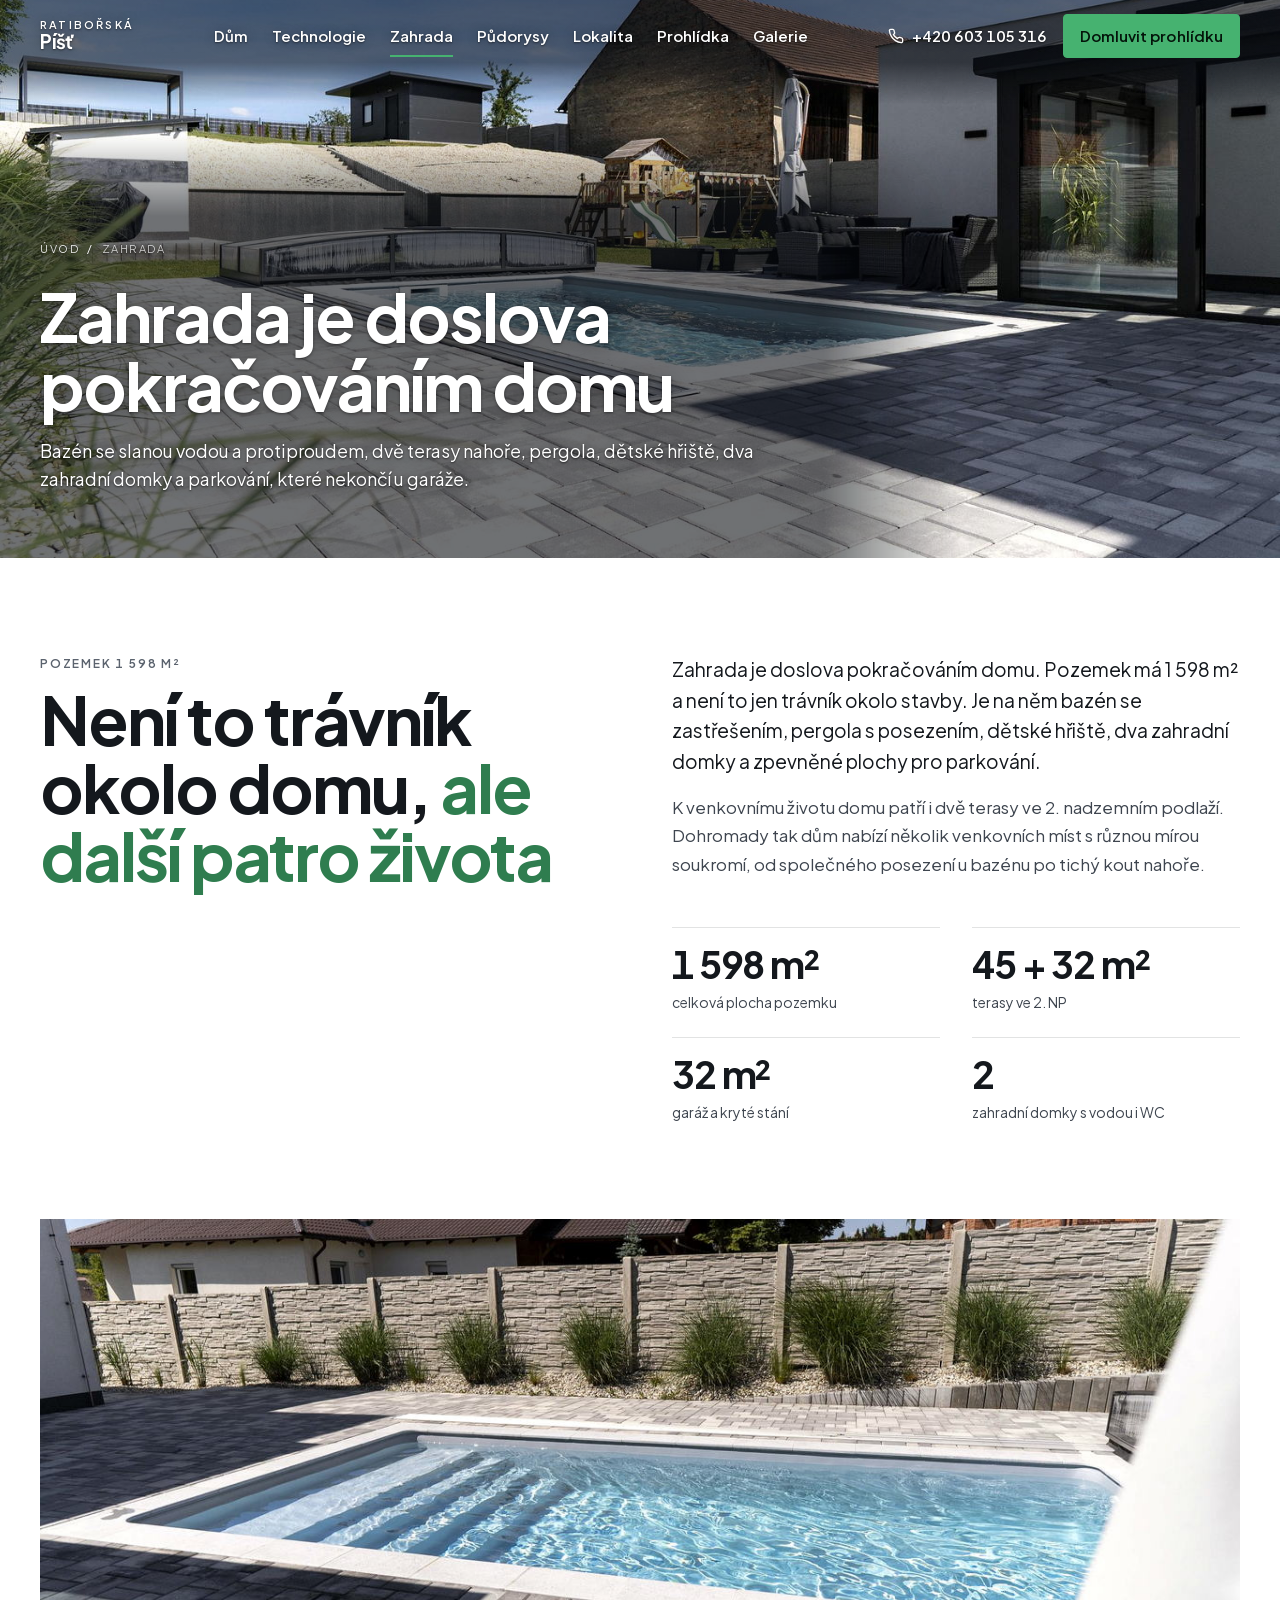
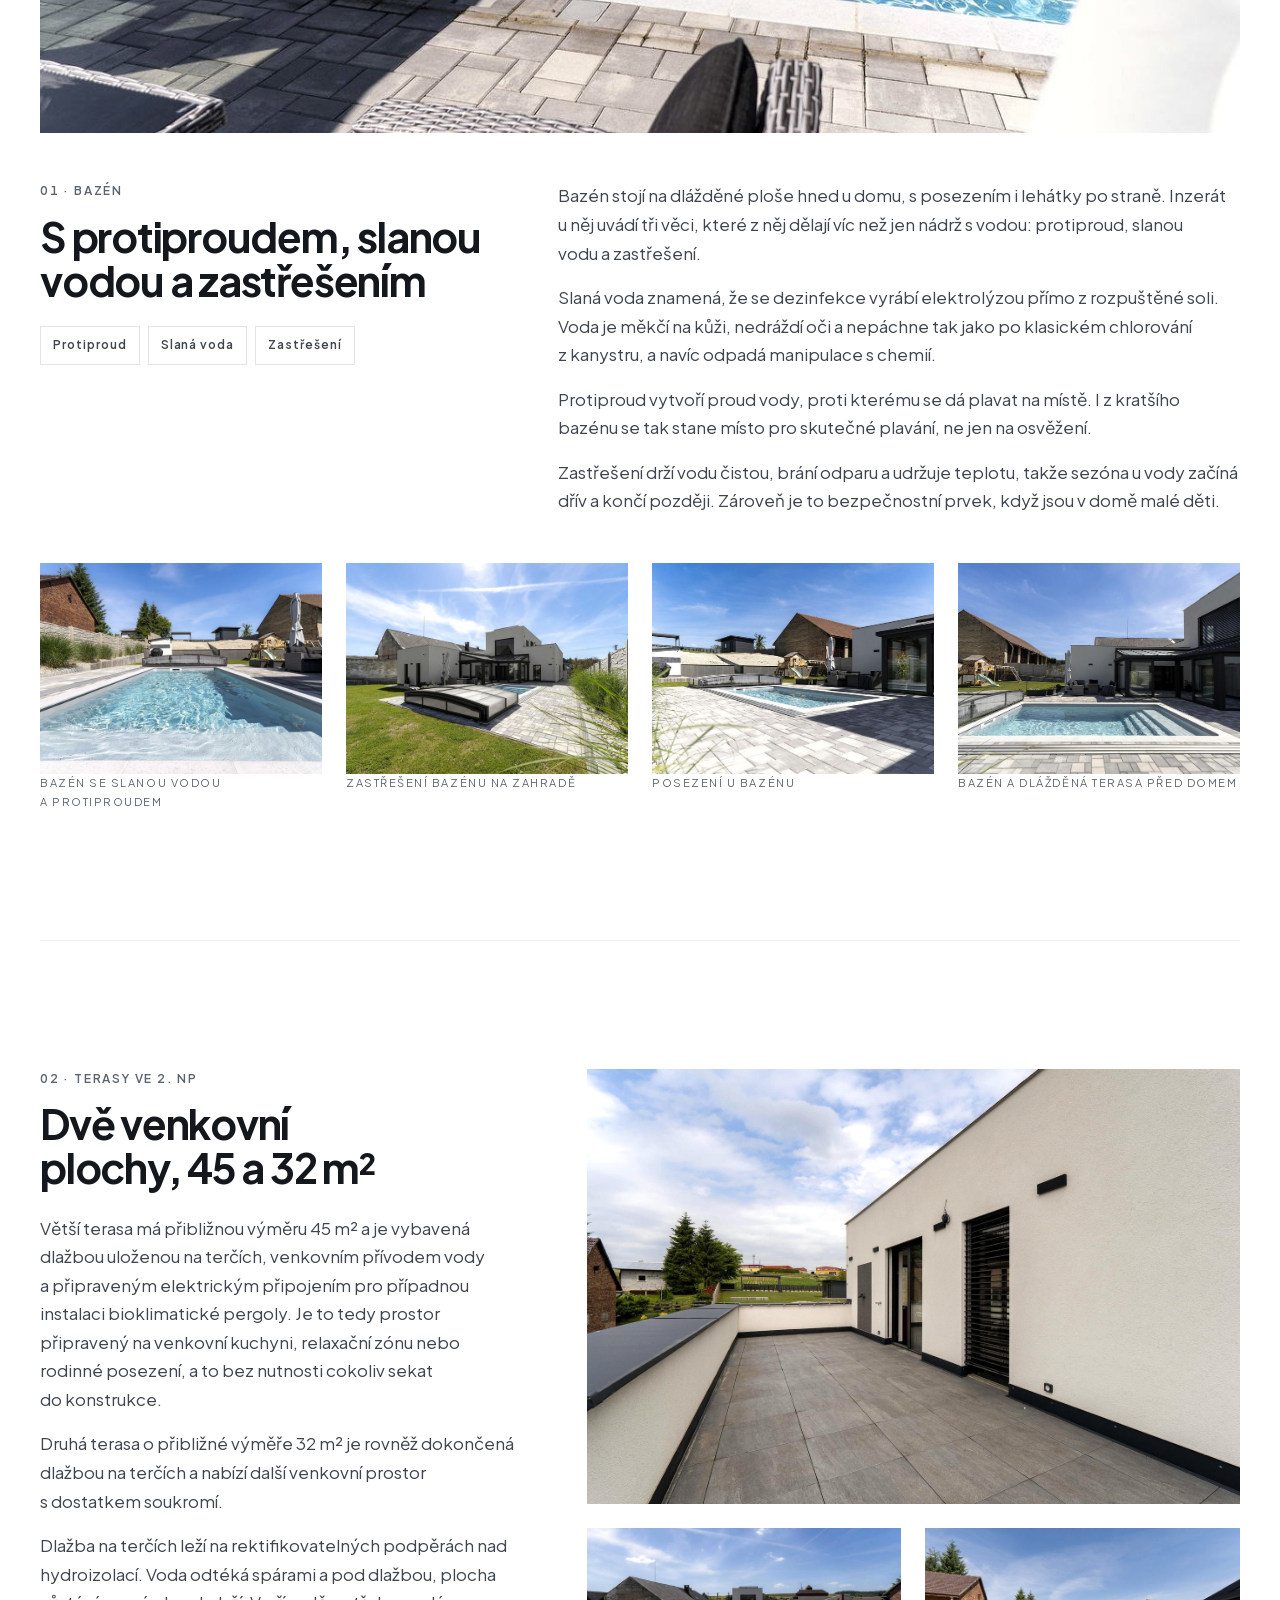
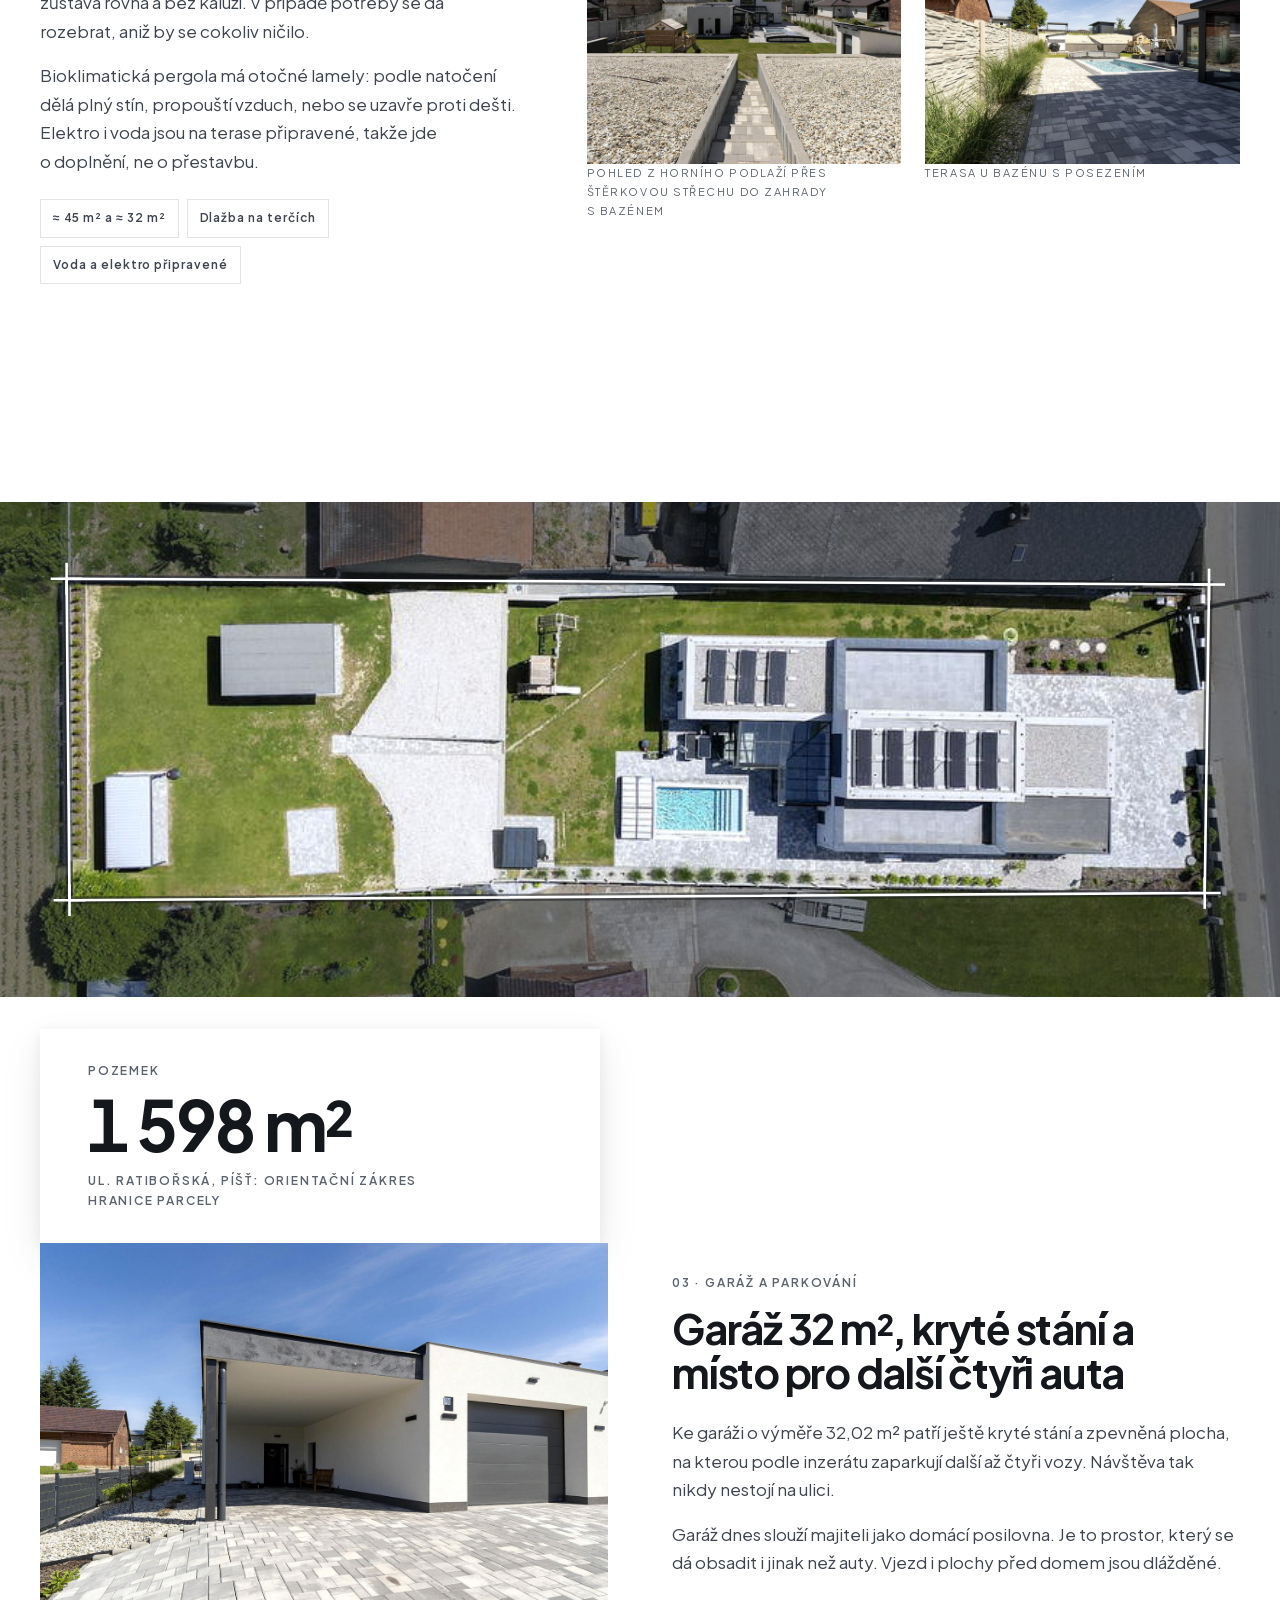
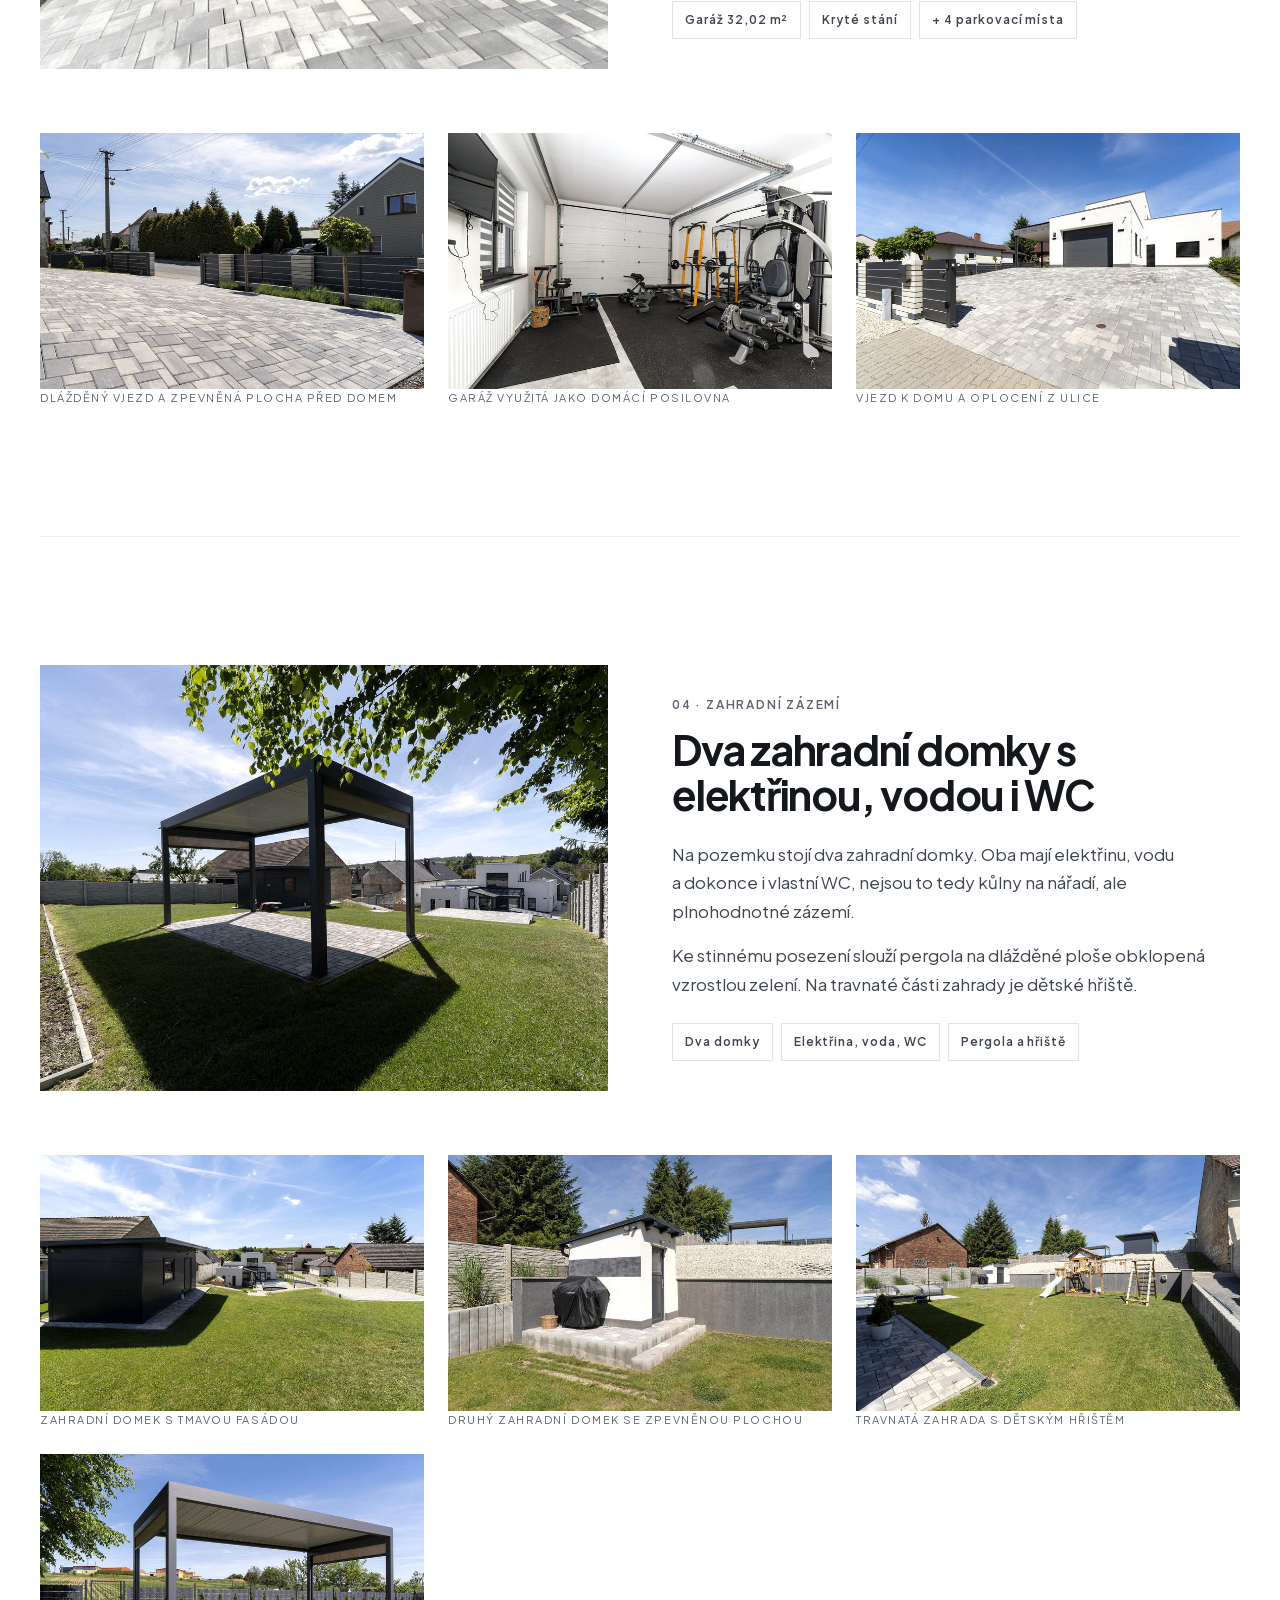
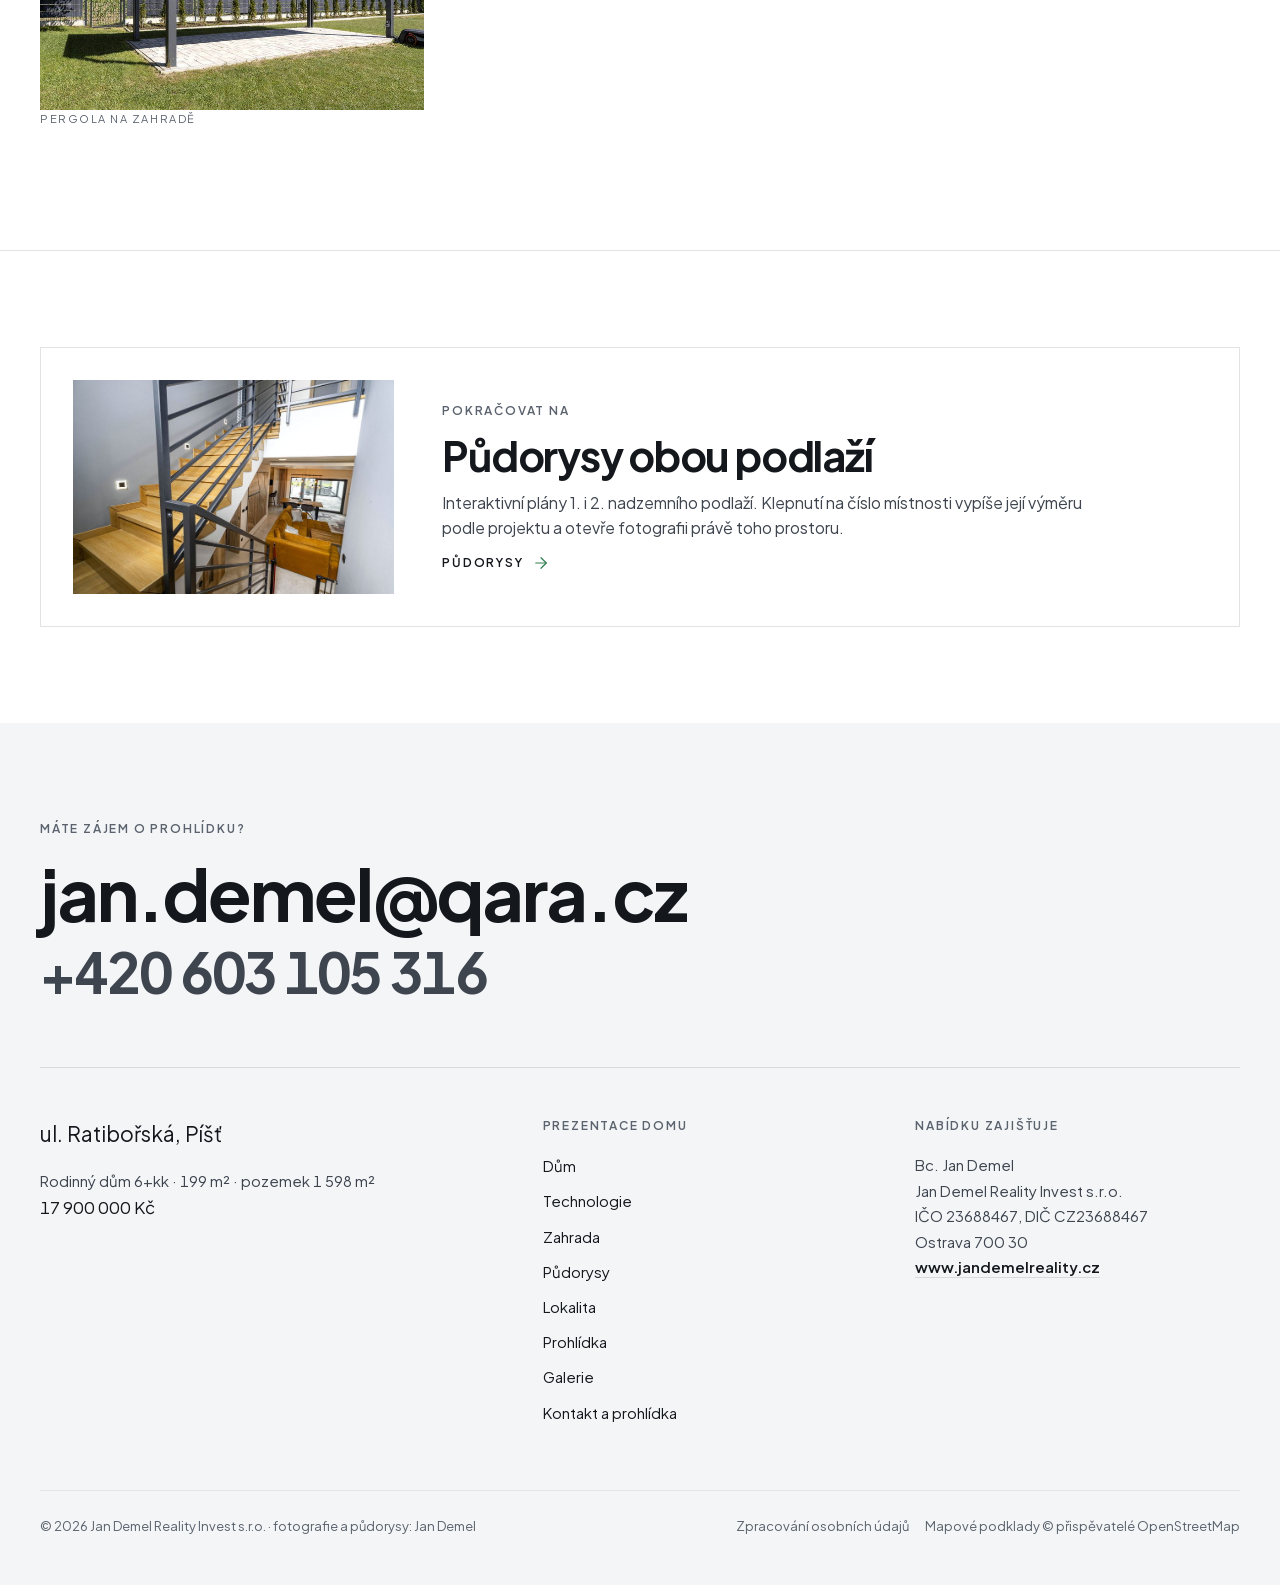
<file: zahrada/index.html>
<!DOCTYPE html><html lang="cs" class="__variable_16fca7"><head><meta charSet="utf-8"/><meta name="viewport" content="width=device-width, initial-scale=1"/><link rel="preload" href="/_next/static/media/636a5ac981f94f8b-s.p.woff2" as="font" crossorigin="" type="font/woff2"/><link rel="preload" href="/_next/static/media/9e7b0a821b9dfcb4-s.p.woff2" as="font" crossorigin="" type="font/woff2"/><link rel="preload" as="image" href="/images/bazen-posezeni.jpg"/><link rel="stylesheet" href="/_next/static/css/69e569d6792d89de.css" data-precedence="next"/><link rel="preload" as="script" fetchPriority="low" href="/_next/static/chunks/webpack-942147bb2adf8cbd.js"/><script src="/_next/static/chunks/4bd1b696-76baf09600044167.js" async=""></script><script src="/_next/static/chunks/517-ddfb8d779c1d2687.js" async=""></script><script src="/_next/static/chunks/main-app-d44d0b83e8bdde51.js" async=""></script><script src="/_next/static/chunks/app/layout-d1fbf93bfc1b4f85.js" async=""></script><script src="/_next/static/chunks/377-e68f9656bb9e04a2.js" async=""></script><script src="/_next/static/chunks/190-6b8f16ffca6d8366.js" async=""></script><script src="/_next/static/chunks/app/zahrada/page-2bbc269264778e28.js" async=""></script><meta name="next-size-adjust" content=""/><meta name="theme-color" content="#FFFFFF"/><meta name="color-scheme" content="light"/><title>Zahrada, bazén a zázemí | dům Píšť, ul. Ratibořská</title><meta name="description" content="Pozemek 1 598 m² s bazénem se slanou vodou, protiproudem a zastřešením, dvě terasy ve 2. NP (45 a 32 m²), garáž 32 m² s krytým stáním a dva zahradní domky s vlastními přípojkami."/><meta property="og:title" content="Rodinný dům 6+kk s bazénem | Píšť, ul. Ratibořská"/><meta property="og:description" content="Soukromé rodinné sídlo na pozemku 1 598 m² s bazénem, fotovoltaikou a dvěma terasami. 17 900 000 Kč."/><meta property="og:locale" content="cs_CZ"/><meta property="og:type" content="website"/><meta name="twitter:card" content="summary"/><meta name="twitter:title" content="Rodinný dům 6+kk s bazénem | Píšť, ul. Ratibořská"/><meta name="twitter:description" content="Soukromé rodinné sídlo na pozemku 1 598 m² s bazénem, fotovoltaikou a dvěma terasami. 17 900 000 Kč."/><script src="/_next/static/chunks/polyfills-42372ed130431b0a.js" noModule=""></script></head><body><script type="application/ld+json">{"@context":"https://schema.org","@graph":[{"@type":"RealEstateListing","name":"Prodej rodinného domu 6+kk, ul. Ratibořská, Píšť","description":"Rodinný dům 6+kk s bazénem, fotovoltaikou a pozemkem 1 598 m² v obci Píšť.","offers":{"@type":"Offer","price":17900000,"priceCurrency":"CZK","availability":"https://schema.org/InStock","seller":{"@id":"#makler"}},"about":{"@type":"SingleFamilyResidence","name":"Rodinný dům 6+kk, Píšť","numberOfRooms":6,"numberOfBathroomsTotal":2,"floorSize":{"@type":"QuantitativeValue","value":199,"unitCode":"MTK"},"address":{"@type":"PostalAddress","streetAddress":"Ratibořská","addressLocality":"Píšť","postalCode":"747 18","addressCountry":"CZ"},"geo":{"@type":"GeoCoordinates","latitude":49.979254,"longitude":18.195084}}},{"@type":"RealEstateAgent","@id":"#makler","name":"Jan Demel Reality","legalName":"Jan Demel Reality Invest s.r.o.","telephone":"+420603105316","email":"jan.demel@qara.cz","url":"https://www.jandemelreality.cz","image":"https://ratiborska.jandemelreality.cz/images/makler-jan-demel.jpg","identifier":"23688467","vatID":"CZ23688467","address":{"@type":"PostalAddress","addressLocality":"Ostrava","postalCode":"700 30","addressRegion":"Moravskoslezský kraj","addressCountry":"CZ"},"areaServed":{"@type":"Place","name":"Ostrava a okolí, Moravskoslezský kraj"},"employee":{"@type":"Person","name":"Bc. Jan Demel","jobTitle":"Realitní makléř","telephone":"+420603105316","email":"jan.demel@qara.cz","image":"https://ratiborska.jandemelreality.cz/images/makler-jan-demel.jpg","worksFor":{"@id":"#makler"}}}]}</script><a href="#obsah" class="skip-link">Přeskočit na obsah</a><header class="hlavicka-na-fotce" style="position:fixed;top:0;left:0;right:0;z-index:50;transform:translateY(0);transition:transform 300ms var(--ease-panel), background-color 240ms var(--ease-vstup), box-shadow 240ms var(--ease-vstup), color 240ms var(--ease-vstup);background:transparent;box-shadow:none;color:#FFFFFF"><span aria-hidden="true" style="position:absolute;left:0;right:0;top:0;height:104px;pointer-events:none;background:linear-gradient(to bottom, rgba(8,12,18,0.58) 0%, rgba(8,12,18,0.58) 60%, rgba(8,12,18,0) 100%)"></span><div class="wrap-siroky hlavicka-vnitrek" style="position:relative"><a style="display:flex;align-items:center;gap:var(--sp-3);text-decoration:none;color:inherit" href="/"><span class="znacka-text"><span class="mono" style="font-size:11px;letter-spacing:0.2em">Ratibořská</span><span style="font-family:var(--ff-display);font-size:19px;font-weight:700;letter-spacing:-0.01em">Píšť</span></span></a><nav class="nav-odkazy desktop-nav" aria-label="Hlavní navigace"><a href="/dum/">Dům</a><a href="/technologie/">Technologie</a><a aria-current="page" href="/zahrada/">Zahrada</a><a href="/pudorysy/">Půdorysy</a><a href="/lokalita/">Lokalita</a><a href="/prohlidka/">Prohlídka</a><a href="/galerie/">Galerie</a></nav><div class="desktop-nav nav-akce"><a href="tel:+420603105316" class="nav-tel tnum"><svg xmlns="http://www.w3.org/2000/svg" width="16" height="16" viewBox="0 0 24 24" fill="none" stroke="currentColor" stroke-width="2" stroke-linecap="round" stroke-linejoin="round" class="lucide lucide-phone" aria-hidden="true"><path d="M22 16.92v3a2 2 0 0 1-2.18 2 19.79 19.79 0 0 1-8.63-3.07 19.5 19.5 0 0 1-6-6 19.79 19.79 0 0 1-3.07-8.67A2 2 0 0 1 4.11 2h3a2 2 0 0 1 2 1.72 12.84 12.84 0 0 0 .7 2.81 2 2 0 0 1-.45 2.11L8.09 9.91a16 16 0 0 0 6 6l1.27-1.27a2 2 0 0 1 2.11-.45 12.84 12.84 0 0 0 2.81.7A2 2 0 0 1 22 16.92z"></path></svg>+420 603 105 316</a><a class="btn btn-hlavni" style="min-height:44px;padding:8px 16px;font-size:15px;text-shadow:none" href="/kontakt/">Domluvit prohlídku</a></div><button type="button" class="hamburger btn btn-druhy" aria-expanded="false" aria-controls="mobilni-menu" style="min-height:44px;padding:8px 16px;color:inherit;background:rgba(10,14,20,0.2);border-color:rgba(255,255,255,0.8);text-shadow:none"><svg xmlns="http://www.w3.org/2000/svg" width="18" height="18" viewBox="0 0 24 24" fill="none" stroke="currentColor" stroke-width="2" stroke-linecap="round" stroke-linejoin="round" class="lucide lucide-menu" aria-hidden="true"><line x1="4" x2="20" y1="12" y2="12"></line><line x1="4" x2="20" y1="6" y2="6"></line><line x1="4" x2="20" y1="18" y2="18"></line></svg><span style="font-size:14px">Menu</span></button></div></header><main id="obsah"><header class="hero-podstranka"><img src="/images/bazen-posezeni.jpg" alt="Posezení u bazénu" width="1500" height="1000" decoding="async" fetchpriority="high" style="--fp-desk:center 75%"/><div class="wrap-siroky hero-podstranka-obsah"><div class="hero-podstranka-text pod-textem"><nav aria-label="Drobečková navigace" class="drobecky drobecky-svetle"><ol><li><a href="/">Úvod</a></li><li aria-hidden="true">/</li><li aria-current="page">Zahrada</li></ol></nav><h1 class="display h-1 hero-podstranka-nadpis">Zahrada je doslova <em>pokračováním domu</em></h1><p class="hero-podstranka-lead">Bazén se slanou vodou a protiproudem, dvě terasy nahoře, pergola, dětské hřiště, dva zahradní domky a parkování, které nekončí u garáže.</p></div></div></header><section class="sekce-uzka"><div class="wrap-siroky uvod-stranky"><div><p class="mono nadtitul">Pozemek <!-- -->1 598<!-- --> m²</p><h2 class="display h-1 uvod-stranky-nadpis">Není to trávník okolo domu, <em>ale další patro života</em></h2></div><div><div class="proza"><p class="proza-lead">Zahrada je doslova pokračováním domu. Pozemek má 1 598 m² a není to jen trávník okolo stavby. Je na něm bazén se zastřešením, pergola s posezením, dětské hřiště, dva zahradní domky a zpevněné plochy pro parkování.</p><p class="text">K venkovnímu životu domu patří i dvě terasy ve 2. nadzemním podlaží. Dohromady tak dům nabízí několik venkovních míst s různou mírou soukromí, od společného posezení u bazénu po tichý kout nahoře.</p></div><ul class="prehled-cisla"><li><span class="display tnum prehled-hodnota">1 598 m²</span><span class="prehled-popis">celková plocha pozemku</span></li><li><span class="display tnum prehled-hodnota">45 + 32 m²</span><span class="prehled-popis">terasy ve 2. NP</span></li><li><span class="display tnum prehled-hodnota">32 m²</span><span class="prehled-popis">garáž a kryté stání</span></li><li><span class="display tnum prehled-hodnota">2</span><span class="prehled-popis">zahradní domky s vodou i WC</span></li></ul></div></div></section><div class="wrap-siroky casti"><article id="bazen" class="cast zbl zbl-pruh"><div class="foto-ram foto-zoom" style="aspect-ratio:21 / 9"><img src="/images/bazen-lehatka.jpg" alt="Bazén s lehátky a dlážděnou plochou" width="1280" height="853" decoding="async" loading="lazy"/></div><div class="cast-sirka-text"><div class="cast-hlava-text"><p class="mono nadtitul"><span class="tnum">01</span> · <!-- -->Bazén</p><h2 class="display h-2 cast-nadpis">S protiproudem, slanou vodou a zastřešením</h2><ul class="kapitola-fakta"><li class="tnum">Protiproud</li><li class="tnum">Slaná voda</li><li class="tnum">Zastřešení</li></ul></div><div class="proza"><p class="text">Bazén stojí na dlážděné ploše hned u domu, s posezením i lehátky po straně. Inzerát u něj uvádí tři věci, které z něj dělají víc než jen nádrž s vodou: protiproud, slanou vodu a zastřešení.</p><p class="text">Slaná voda znamená, že se dezinfekce vyrábí elektrolýzou přímo z rozpuštěné soli. Voda je měkčí na kůži, nedráždí oči a nepáchne tak jako po klasickém chlorování z kanystru, a navíc odpadá manipulace s chemií.</p><p class="text">Protiproud vytvoří proud vody, proti kterému se dá plavat na místě. I z kratšího bazénu se tak stane místo pro skutečné plavání, ne jen na osvěžení.</p><p class="text">Zastřešení drží vodu čistou, brání odparu a udržuje teplotu, takže sezóna u vody začíná dřív a končí později. Zároveň je to bezpečnostní prvek, když jsou v domě malé děti.</p></div></div><div class="cast-mrizka-4"><figure><div class="foto-ram foto-zoom" style="aspect-ratio:4 / 3"><img src="/images/s/bazen-detail.jpg" alt="Bazén se slanou vodou a protiproudem" width="760" height="506" decoding="async" loading="lazy"/></div><figcaption>Bazén se slanou vodou a protiproudem</figcaption></figure><figure><div class="foto-ram foto-zoom" style="aspect-ratio:4 / 3"><img src="/images/s/bazen-zastreseni.jpg" alt="Zastřešení bazénu na zahradě" width="760" height="506" decoding="async" loading="lazy"/></div><figcaption>Zastřešení bazénu na zahradě</figcaption></figure><figure><div class="foto-ram foto-zoom" style="aspect-ratio:4 / 3"><img src="/images/s/bazen-posezeni.jpg" alt="Posezení u bazénu" width="760" height="507" decoding="async" loading="lazy"/></div><figcaption>Posezení u bazénu</figcaption></figure><figure><div class="foto-ram foto-zoom" style="aspect-ratio:4 / 3"><img src="/images/s/dum-bazen-terasa.jpg" alt="Bazén a dlážděná terasa před domem" width="760" height="507" decoding="async" loading="lazy"/></div><figcaption>Bazén a dlážděná terasa před domem</figcaption></figure></div></article><article id="terasy" class="cast zbl zbl-dvojice"><div class="zbl-dvojice-text"><p class="mono nadtitul"><span class="tnum">02</span> · <!-- -->Terasy ve 2. NP</p><h2 class="display h-2 cast-nadpis">Dvě venkovní plochy, 45 a 32 m²</h2><div class="proza"><p class="text">Větší terasa má přibližnou výměru 45 m² a je vybavená dlažbou uloženou na terčích, venkovním přívodem vody a připraveným elektrickým připojením pro případnou instalaci bioklimatické pergoly. Je to tedy prostor připravený na venkovní kuchyni, relaxační zónu nebo rodinné posezení, a to bez nutnosti cokoliv sekat do konstrukce.</p><p class="text">Druhá terasa o přibližné výměře 32 m² je rovněž dokončená dlažbou na terčích a nabízí další venkovní prostor s dostatkem soukromí.</p><p class="text">Dlažba na terčích leží na rektifikovatelných podpěrách nad hydroizolací. Voda odtéká spárami a pod dlažbou, plocha zůstává rovná a bez kaluží. V případě potřeby se dá rozebrat, aniž by se cokoliv ničilo.</p><p class="text">Bioklimatická pergola má otočné lamely: podle natočení dělá plný stín, propouští vzduch, nebo se uzavře proti dešti. Elektro i voda jsou na terase připravené, takže jde o doplnění, ne o přestavbu.</p></div><ul class="kapitola-fakta"><li class="tnum">≈ 45 m² a ≈ 32 m²</li><li class="tnum">Dlažba na terčích</li><li class="tnum">Voda a elektro připravené</li></ul></div><div class="zbl-dvojice-fotky"><div class="foto-ram foto-zoom" style="aspect-ratio:3 / 2"><img src="/images/terasa-2np.jpg" alt="Terasa ve 2. nadzemním podlaží" width="1500" height="1000" decoding="async" loading="lazy"/></div><div class="zbl-par"><figure><div class="foto-ram foto-zoom" style="aspect-ratio:4 / 3"><img src="/images/s/terasa-2np-vyhled.jpg" alt="Pohled z horního podlaží přes štěrkovou střechu do zahrady s bazénem" width="760" height="506" decoding="async" loading="lazy"/></div><figcaption>Pohled z horního podlaží přes štěrkovou střechu do zahrady s bazénem</figcaption></figure><figure><div class="foto-ram foto-zoom" style="aspect-ratio:4 / 3"><img src="/images/s/zahrada-terasa.jpg" alt="Terasa u bazénu s posezením" width="760" height="506" decoding="async" loading="lazy"/></div><figcaption>Terasa u bazénu s posezením</figcaption></figure></div></div></article></div><section class="pozemek-blok" aria-label="Zákres pozemku do leteckého snímku"><svg class="plan-pozemku plan-desktop" viewBox="168 252 884 342" role="img" aria-label="Letecký snímek pozemku ul. Ratibořská, Píšť s vyznačenou hranicí parcely o výměře 1 598 m²"><defs><mask id="plan-d-maska"><rect x="0" y="0" width="1080" height="810" fill="#ffffff"></rect><polygon points="214,305 1003,309 1000,522 216,527" fill="#000000"></polygon></mask></defs><image href="/images/dron-pozemek.jpg" x="0" y="0" width="1080" height="810"></image><rect x="0" y="0" width="1080" height="810" fill="#14181D" opacity="0.46" mask="url(#plan-d-maska)"></rect><polygon points="214,305 1003,309 1000,522 216,527" fill="none" stroke="#14181D" stroke-opacity="0.5" stroke-width="5"></polygon><polygon points="214,305 1003,309 1000,522 216,527" fill="none" stroke="#FFFFFF" stroke-width="1.8"></polygon><g stroke="#FFFFFF" stroke-width="1.8"><line x1="203" y1="305" x2="225" y2="305"></line><line x1="214" y1="294" x2="214" y2="316"></line></g><g stroke="#FFFFFF" stroke-width="1.8"><line x1="992" y1="309" x2="1014" y2="309"></line><line x1="1003" y1="298" x2="1003" y2="320"></line></g><g stroke="#FFFFFF" stroke-width="1.8"><line x1="989" y1="522" x2="1011" y2="522"></line><line x1="1000" y1="511" x2="1000" y2="533"></line></g><g stroke="#FFFFFF" stroke-width="1.8"><line x1="205" y1="527" x2="227" y2="527"></line><line x1="216" y1="516" x2="216" y2="538"></line></g></svg><svg class="plan-pozemku plan-mobil" viewBox="498 258 562 332" role="img" aria-label="Letecký snímek pozemku ul. Ratibořská, Píšť s vyznačenou hranicí parcely o výměře 1 598 m²"><defs><mask id="plan-m-maska"><rect x="0" y="0" width="1080" height="810" fill="#ffffff"></rect><polygon points="214,305 1003,309 1000,522 216,527" fill="#000000"></polygon></mask></defs><image href="/images/dron-pozemek.jpg" x="0" y="0" width="1080" height="810"></image><rect x="0" y="0" width="1080" height="810" fill="#14181D" opacity="0.46" mask="url(#plan-m-maska)"></rect><polygon points="214,305 1003,309 1000,522 216,527" fill="none" stroke="#14181D" stroke-opacity="0.5" stroke-width="5"></polygon><polygon points="214,305 1003,309 1000,522 216,527" fill="none" stroke="#FFFFFF" stroke-width="1.8"></polygon><g stroke="#FFFFFF" stroke-width="1.8"><line x1="203" y1="305" x2="225" y2="305"></line><line x1="214" y1="294" x2="214" y2="316"></line></g><g stroke="#FFFFFF" stroke-width="1.8"><line x1="992" y1="309" x2="1014" y2="309"></line><line x1="1003" y1="298" x2="1003" y2="320"></line></g><g stroke="#FFFFFF" stroke-width="1.8"><line x1="989" y1="522" x2="1011" y2="522"></line><line x1="1000" y1="511" x2="1000" y2="533"></line></g><g stroke="#FFFFFF" stroke-width="1.8"><line x1="205" y1="527" x2="227" y2="527"></line><line x1="216" y1="516" x2="216" y2="538"></line></g></svg><div class="pozemek-popis-obal"><div class="wrap-siroky"><div class="pozemek-popis"><p class="mono nadtitul">Pozemek</p><p class="display tnum pozemek-cislo">1 598<!-- --> m²</p><p class="mono pozemek-pozn">ul. Ratibořská<!-- -->, <!-- -->Píšť<!-- -->: orientační zákres hranice parcely</p></div></div></div></section><div class="wrap-siroky casti"><article id="parkovani" class="cast zbl zbl-trojice"><div class="zbl-trojice-foto"><div class="foto-ram foto-zoom" style="aspect-ratio:4 / 3"><img src="/images/dum-garaz-vjezd.jpg" alt="Kryté stání před garáží" width="1500" height="1000" decoding="async" loading="lazy"/></div></div><div class="zbl-trojice-text"><p class="mono nadtitul"><span class="tnum">03</span> · <!-- -->Garáž a parkování</p><h2 class="display h-2 cast-nadpis">Garáž 32 m², kryté stání a místo pro další čtyři auta</h2><div class="proza"><p class="text">Ke garáži o výměře 32,02 m² patří ještě kryté stání a zpevněná plocha, na kterou podle inzerátu zaparkují další až čtyři vozy. Návštěva tak nikdy nestojí na ulici.</p><p class="text">Garáž dnes slouží majiteli jako domácí posilovna. Je to prostor, který se dá obsadit i jinak než auty. Vjezd i plochy před domem jsou dlážděné.</p></div><ul class="kapitola-fakta"><li class="tnum">Garáž 32,02 m²</li><li class="tnum">Kryté stání</li><li class="tnum">+ 4 parkovací místa</li></ul></div><div class="cast-mrizka-3 zbl-trojice-mrizka"><figure><div class="foto-ram foto-zoom" style="aspect-ratio:3 / 2"><img src="/images/s/vjezd-dlazba.jpg" alt="Dlážděný vjezd a zpevněná plocha před domem" width="760" height="493" decoding="async" loading="lazy"/></div><figcaption>Dlážděný vjezd a zpevněná plocha před domem</figcaption></figure><figure><div class="foto-ram foto-zoom" style="aspect-ratio:3 / 2"><img src="/images/s/posilovna.jpg" alt="Garáž využitá jako domácí posilovna" width="760" height="507" decoding="async" loading="lazy"/></div><figcaption>Garáž využitá jako domácí posilovna</figcaption></figure><figure><div class="foto-ram foto-zoom" style="aspect-ratio:3 / 2"><img src="/images/s/dum-ulice-2.jpg" alt="Vjezd k domu a oplocení z ulice" width="760" height="507" decoding="async" loading="lazy"/></div><figcaption>Vjezd k domu a oplocení z ulice</figcaption></figure></div></article><article id="domky" class="cast zbl zbl-trojice"><div class="zbl-trojice-foto"><div class="foto-ram foto-zoom" style="aspect-ratio:4 / 3"><img src="/images/pergola-zahrada.jpg" alt="Pergola a vzrostlá zeleň v zahradě" width="1180" height="786" decoding="async" loading="lazy"/></div></div><div class="zbl-trojice-text"><p class="mono nadtitul"><span class="tnum">04</span> · <!-- -->Zahradní zázemí</p><h2 class="display h-2 cast-nadpis">Dva zahradní domky s elektřinou, vodou i WC</h2><div class="proza"><p class="text">Na pozemku stojí dva zahradní domky. Oba mají elektřinu, vodu a dokonce i vlastní WC, nejsou to tedy kůlny na nářadí, ale plnohodnotné zázemí.</p><p class="text">Ke stinnému posezení slouží pergola na dlážděné ploše obklopená vzrostlou zelení. Na travnaté části zahrady je dětské hřiště.</p></div><ul class="kapitola-fakta"><li class="tnum">Dva domky</li><li class="tnum">Elektřina, voda, WC</li><li class="tnum">Pergola a hřiště</li></ul></div><div class="cast-mrizka-3 zbl-trojice-mrizka"><figure><div class="foto-ram foto-zoom" style="aspect-ratio:3 / 2"><img src="/images/s/zahradni-domek.jpg" alt="Zahradní domek s tmavou fasádou" width="760" height="506" decoding="async" loading="lazy"/></div><figcaption>Zahradní domek s tmavou fasádou</figcaption></figure><figure><div class="foto-ram foto-zoom" style="aspect-ratio:3 / 2"><img src="/images/s/zahradni-domek-bily.jpg" alt="Druhý zahradní domek se zpevněnou plochou" width="760" height="506" decoding="async" loading="lazy"/></div><figcaption>Druhý zahradní domek se zpevněnou plochou</figcaption></figure><figure><div class="foto-ram foto-zoom" style="aspect-ratio:3 / 2"><img src="/images/s/zahrada-hriste.jpg" alt="Travnatá zahrada s dětským hřištěm" width="760" height="506" decoding="async" loading="lazy"/></div><figcaption>Travnatá zahrada s dětským hřištěm</figcaption></figure><figure><div class="foto-ram foto-zoom" style="aspect-ratio:3 / 2"><img src="/images/s/pergola.jpg" alt="Pergola na zahradě" width="760" height="506" decoding="async" loading="lazy"/></div><figcaption>Pergola na zahradě</figcaption></figure></div></article></div><section class="sekce-uzka dalsi-obal" aria-label="Pokračovat v prohlídce"><div class="wrap-siroky"><a class="dalsi-karta" href="/pudorysy/"><div class="foto-ram dalsi-foto"><img src="/images/s/schodiste.jpg" alt="" width="760" height="507" loading="lazy" decoding="async" aria-hidden="true"/></div><div class="dalsi-text"><span class="mono nadtitul">Pokračovat na</span><span class="display h-2 dalsi-nadpis">Půdorysy obou podlaží</span><span class="dalsi-perex">Interaktivní plány 1. i 2. nadzemního podlaží. Klepnutí na číslo místnosti vypíše její výměru podle projektu a otevře fotografii právě toho prostoru.</span><span class="dalsi-sipka"><span class="mono">Půdorysy</span><svg xmlns="http://www.w3.org/2000/svg" width="18" height="18" viewBox="0 0 24 24" fill="none" stroke="currentColor" stroke-width="1.6" stroke-linecap="round" stroke-linejoin="round" class="lucide lucide-arrow-right" aria-hidden="true"><path d="M5 12h14"></path><path d="m12 5 7 7-7 7"></path></svg></span></div></a></div></section></main><footer class="svetla" style="padding-top:var(--sp-9);padding-bottom:var(--sp-7)"><div class="wrap-siroky"><p class="mono nadtitul" style="margin:0">Máte zájem o prohlídku?</p><a href="mailto:jan.demel@qara.cz?subject=Dotaz%20k%20domu%20ul.%20Ratibo%C5%99sk%C3%A1%2C%20P%C3%AD%C5%A1%C5%A5" class="display" style="display:block;margin-top:var(--sp-4);text-decoration:none;font-size:clamp(28px, 5.6vw, 76px);line-height:1.08;word-break:break-word">jan.demel@qara.cz</a><a href="tel:+420603105316" class="display" style="display:block;margin-top:var(--sp-2);text-decoration:none;font-size:clamp(26px, 4.4vw, 58px);line-height:1.1;color:var(--ink-2)"><span class="tnum">+420 603 105 316</span></a><div style="margin-top:var(--sp-8);margin-bottom:var(--sp-7);height:1px;background:var(--line)" aria-hidden="true"></div><div class="mrizka-4" style="display:grid;grid-template-columns:1.4fr 1fr 1fr;gap:var(--sp-7);align-items:start"><div><span style="font-family:var(--ff-display);font-size:21px">ul. Ratibořská<!-- -->, <!-- -->Píšť</span><p class="text" style="margin-top:var(--sp-4);font-size:15px">Rodinný dům<!-- --> <!-- -->6+kk<!-- --> · <span class="tnum">199<!-- --> m²</span> ·<!-- --> <!-- -->pozemek <span class="tnum">1 598<!-- --> m²</span><br/><span class="tnum" style="color:var(--ink);font-size:17px">17 900 000 Kč</span></p></div><div><p class="mono nadtitul" style="margin-bottom:var(--sp-4)">Prezentace domu</p><ul style="list-style:none;margin:0;padding:0;display:grid;gap:var(--sp-2)"><li><a style="text-decoration:none;font-size:15px" href="/dum/">Dům</a></li><li><a style="text-decoration:none;font-size:15px" href="/technologie/">Technologie</a></li><li><a style="text-decoration:none;font-size:15px" href="/zahrada/">Zahrada</a></li><li><a style="text-decoration:none;font-size:15px" href="/pudorysy/">Půdorysy</a></li><li><a style="text-decoration:none;font-size:15px" href="/lokalita/">Lokalita</a></li><li><a style="text-decoration:none;font-size:15px" href="/prohlidka/">Prohlídka</a></li><li><a style="text-decoration:none;font-size:15px" href="/galerie/">Galerie</a></li><li><a style="text-decoration:none;font-size:15px" href="/kontakt/">Kontakt a prohlídka</a></li></ul></div><div><p class="mono nadtitul" style="margin-bottom:var(--sp-4)">Nabídku zajišťuje</p><p style="font-size:15px;line-height:1.7;color:var(--ink-2)">Bc. Jan Demel<br/>Jan Demel Reality Invest s.r.o.<br/><span class="tnum">IČO <!-- -->23688467</span>, <span class="tnum">DIČ <!-- -->CZ23688467</span><br/>Ostrava 700 30<br/><a href="https://www.jandemelreality.cz" target="_blank" rel="noopener noreferrer" class="odkaz">www.jandemelreality.cz</a></p></div></div><div style="margin-top:var(--sp-8);padding-top:var(--sp-5);border-top:1px solid var(--line-2);display:flex;flex-wrap:wrap;gap:var(--sp-4);justify-content:space-between;font-size:13px;color:var(--muted)"><span>© <!-- -->2026<!-- --> <!-- -->Jan Demel Reality Invest s.r.o.<!-- --> · fotografie a půdorysy: <!-- -->Jan Demel</span><span style="display:flex;gap:var(--sp-4);flex-wrap:wrap"><a style="text-decoration:none" href="/gdpr/">Zpracování osobních údajů</a><span>Mapové podklady © přispěvatelé OpenStreetMap</span></span></div></div></footer><script src="/_next/static/chunks/webpack-942147bb2adf8cbd.js" async=""></script><script>(self.__next_f=self.__next_f||[]).push([0])</script><script>self.__next_f.push([1,"1:\"$Sreact.fragment\"\n3:I[651,[\"177\",\"static/chunks/app/layout-d1fbf93bfc1b4f85.js\"],\"default\"]\n4:I[5244,[],\"\"]\n5:I[3866,[],\"\"]\n6:I[190,[\"377\",\"static/chunks/377-e68f9656bb9e04a2.js\",\"190\",\"static/chunks/190-6b8f16ffca6d8366.js\",\"336\",\"static/chunks/app/zahrada/page-2bbc269264778e28.js\"],\"default\"]\n7:I[8173,[\"377\",\"static/chunks/377-e68f9656bb9e04a2.js\",\"190\",\"static/chunks/190-6b8f16ffca6d8366.js\",\"336\",\"static/chunks/app/zahrada/page-2bbc269264778e28.js\"],\"\"]\n8:I[6213,[],\"OutletBoundary\"]\na:I[6213,[],\"MetadataBoundary\"]\nc:I[6213,[],\"ViewportBoundary\"]\ne:I[4835,[],\"\"]\n:HL[\"/_next/static/media/636a5ac981f94f8b-s.p.woff2\",\"font\",{\"crossOrigin\":\"\",\"type\":\"font/woff2\"}]\n:HL[\"/_next/static/media/9e7b0a821b9dfcb4-s.p.woff2\",\"font\",{\"crossOrigin\":\"\",\"type\":\"font/woff2\"}]\n:HL[\"/_next/static/css/69e569d6792d89de.css\",\"style\"]\n2:T638,{\"@context\":\"https://schema.org\",\"@graph\":[{\"@type\":\"RealEstateListing\",\"name\":\"Prodej rodinného domu 6+kk, ul. Ratibořská, Píšť\",\"description\":\"Rodinný dům 6+kk s bazénem, fotovoltaikou a pozemkem 1 598 m² v obci Píšť.\",\"offers\":{\"@type\":\"Offer\",\"price\":17900000,\"priceCurrency\":\"CZK\",\"availability\":\"https://schema.org/InStock\",\"seller\":{\"@id\":\"#makler\"}},\"about\":{\"@type\":\"SingleFamilyResidence\",\"name\":\"Rodinný dům 6+kk, Píšť\",\"numberOfRooms\":6,\"numberOfBathroomsTotal\":2,\"floorSize\":{\"@type\":\"QuantitativeValue\",\"value\":199,\"unitCode\":\"MTK\"},\"address\":{\"@type\":\"PostalAddress\",\"streetAddress\":\"Ratibořská\",\"addressLocality\":\"Píšť\",\"postalCode\":\"747 18\",\"addressCountry\":\"CZ\"},\"geo\":{\"@type\":\"GeoCoordinates\",\"latitude\":49.979254,\"longitude\":18.195084}}},{\"@type\":\"RealEstateAgent\",\"@id\":\"#makler\",\"name\":\"Jan Demel Reality\",\"legalName\":\"Jan Demel Reality Invest s.r.o.\",\"telephone\":\"+420603105316\",\"email\":\"jan.demel@qara.cz\",\"url\":\"https://www.jandemelreality.cz\",\"image\":\"https://ratiborska.jandemelreality.cz/images/makler-jan-demel.jpg\",\"identifier\":\"23688467\",\"vatID\":\"CZ23688467\",\"address\":{\"@type\":\"PostalAddress\",\"addressLocality\":\"Ostrava\",\"postalCode\":\"700 30\",\"addressReg"])</script><script>self.__next_f.push([1,"ion\":\"Moravskoslezský kraj\",\"addressCountry\":\"CZ\"},\"areaServed\":{\"@type\":\"Place\",\"name\":\"Ostrava a okolí, Moravskoslezský kraj\"},\"employee\":{\"@type\":\"Person\",\"name\":\"Bc. Jan Demel\",\"jobTitle\":\"Realitní makléř\",\"telephone\":\"+420603105316\",\"email\":\"jan.demel@qara.cz\",\"image\":\"https://ratiborska.jandemelreality.cz/images/makler-jan-demel.jpg\",\"worksFor\":{\"@id\":\"#makler\"}}}]}"])</script><script>self.__next_f.push([1,"0:{\"P\":null,\"b\":\"gho_uWbkbsz3_7Cwo30xr\",\"p\":\"\",\"c\":[\"\",\"zahrada\",\"\"],\"i\":false,\"f\":[[[\"\",{\"children\":[\"zahrada\",{\"children\":[\"__PAGE__\",{}]}]},\"$undefined\",\"$undefined\",true],[\"\",[\"$\",\"$1\",\"c\",{\"children\":[[[\"$\",\"link\",\"0\",{\"rel\":\"stylesheet\",\"href\":\"/_next/static/css/69e569d6792d89de.css\",\"precedence\":\"next\",\"crossOrigin\":\"$undefined\",\"nonce\":\"$undefined\"}]],[\"$\",\"html\",null,{\"lang\":\"cs\",\"className\":\"__variable_16fca7\",\"children\":[\"$\",\"body\",null,{\"children\":[[\"$\",\"script\",null,{\"type\":\"application/ld+json\",\"dangerouslySetInnerHTML\":{\"__html\":\"$2\"}}],[\"$\",\"$L3\",null,{}],[\"$\",\"$L4\",null,{\"parallelRouterKey\":\"children\",\"segmentPath\":[\"children\"],\"error\":\"$undefined\",\"errorStyles\":\"$undefined\",\"errorScripts\":\"$undefined\",\"template\":[\"$\",\"$L5\",null,{}],\"templateStyles\":\"$undefined\",\"templateScripts\":\"$undefined\",\"notFound\":[[],[[\"$\",\"title\",null,{\"children\":\"404: This page could not be found.\"}],[\"$\",\"div\",null,{\"style\":{\"fontFamily\":\"system-ui,\\\"Segoe UI\\\",Roboto,Helvetica,Arial,sans-serif,\\\"Apple Color Emoji\\\",\\\"Segoe UI Emoji\\\"\",\"height\":\"100vh\",\"textAlign\":\"center\",\"display\":\"flex\",\"flexDirection\":\"column\",\"alignItems\":\"center\",\"justifyContent\":\"center\"},\"children\":[\"$\",\"div\",null,{\"children\":[[\"$\",\"style\",null,{\"dangerouslySetInnerHTML\":{\"__html\":\"body{color:#000;background:#fff;margin:0}.next-error-h1{border-right:1px solid rgba(0,0,0,.3)}@media (prefers-color-scheme:dark){body{color:#fff;background:#000}.next-error-h1{border-right:1px solid rgba(255,255,255,.3)}}\"}}],[\"$\",\"h1\",null,{\"className\":\"next-error-h1\",\"style\":{\"display\":\"inline-block\",\"margin\":\"0 20px 0 0\",\"padding\":\"0 23px 0 0\",\"fontSize\":24,\"fontWeight\":500,\"verticalAlign\":\"top\",\"lineHeight\":\"49px\"},\"children\":404}],[\"$\",\"div\",null,{\"style\":{\"display\":\"inline-block\"},\"children\":[\"$\",\"h2\",null,{\"style\":{\"fontSize\":14,\"fontWeight\":400,\"lineHeight\":\"49px\",\"margin\":0},\"children\":\"This page could not be found.\"}]}]]}]}]]],\"forbidden\":\"$undefined\",\"unauthorized\":\"$undefined\"}]]}]}]]}],{\"children\":[\"zahrada\",[\"$\",\"$1\",\"c\",{\"children\":[null,[\"$\",\"$L4\",null,{\"parallelRouterKey\":\"children\",\"segmentPath\":[\"children\",\"zahrada\",\"children\"],\"error\":\"$undefined\",\"errorStyles\":\"$undefined\",\"errorScripts\":\"$undefined\",\"template\":[\"$\",\"$L5\",null,{}],\"templateStyles\":\"$undefined\",\"templateScripts\":\"$undefined\",\"notFound\":\"$undefined\",\"forbidden\":\"$undefined\",\"unauthorized\":\"$undefined\"}]]}],{\"children\":[\"__PAGE__\",[\"$\",\"$1\",\"c\",{\"children\":[[[\"$\",\"$L6\",null,{}],[\"$\",\"main\",null,{\"id\":\"obsah\",\"children\":[[\"$\",\"header\",null,{\"className\":\"hero-podstranka\",\"children\":[[\"$\",\"img\",null,{\"src\":\"/images/bazen-posezeni.jpg\",\"alt\":\"Posezení u bazénu\",\"width\":1500,\"height\":1000,\"decoding\":\"async\",\"fetchpriority\":\"high\",\"style\":{\"--fp-desk\":\"center 75%\"}}],[\"$\",\"div\",null,{\"className\":\"wrap-siroky hero-podstranka-obsah\",\"children\":[\"$\",\"div\",null,{\"className\":\"hero-podstranka-text pod-textem\",\"children\":[[\"$\",\"nav\",null,{\"aria-label\":\"Drobečková navigace\",\"className\":\"drobecky drobecky-svetle\",\"children\":[\"$\",\"ol\",null,{\"children\":[[\"$\",\"li\",null,{\"children\":[\"$\",\"$L7\",null,{\"href\":\"/\",\"children\":\"Úvod\"}]}],[\"$\",\"li\",null,{\"aria-hidden\":\"true\",\"children\":\"/\"}],[\"$\",\"li\",null,{\"aria-current\":\"page\",\"children\":\"Zahrada\"}]]}]}],[\"$\",\"h1\",null,{\"className\":\"display h-1 hero-podstranka-nadpis\",\"children\":[\"Zahrada je doslova \",[\"$\",\"em\",null,{\"children\":\"pokračováním domu\"}]]}],[\"$\",\"p\",null,{\"className\":\"hero-podstranka-lead\",\"children\":\"Bazén se slanou vodou a protiproudem, dvě terasy nahoře, pergola, dětské hřiště, dva zahradní domky a parkování, které nekončí u garáže.\"}]]}]}]]}],[\"$\",\"section\",null,{\"className\":\"sekce-uzka\",\"children\":[\"$\",\"div\",null,{\"className\":\"wrap-siroky uvod-stranky\",\"children\":[[\"$\",\"div\",null,{\"children\":[[\"$\",\"p\",null,{\"className\":\"mono nadtitul\",\"children\":[\"Pozemek \",\"1 598\",\" m²\"]}],[\"$\",\"h2\",null,{\"className\":\"display h-1 uvod-stranky-nadpis\",\"children\":[\"Není to trávník okolo domu, \",[\"$\",\"em\",null,{\"children\":\"ale další patro života\"}]]}]]}],[\"$\",\"div\",null,{\"children\":[[\"$\",\"div\",null,{\"className\":\"proza\",\"children\":[[\"$\",\"p\",\"0\",{\"className\":\"proza-lead\",\"children\":\"Zahrada je doslova pokračováním domu. Pozemek má 1 598 m² a není to jen trávník okolo stavby. Je na něm bazén se zastřešením, pergola s posezením, dětské hřiště, dva zahradní domky a zpevněné plochy pro parkování.\"}],[\"$\",\"p\",\"1\",{\"className\":\"text\",\"children\":\"K venkovnímu životu domu patří i dvě terasy ve 2. nadzemním podlaží. Dohromady tak dům nabízí několik venkovních míst s různou mírou soukromí, od společného posezení u bazénu po tichý kout nahoře.\"}]]}],[\"$\",\"ul\",null,{\"className\":\"prehled-cisla\",\"children\":[[\"$\",\"li\",\"celková plocha pozemku\",{\"children\":[[\"$\",\"span\",null,{\"className\":\"display tnum prehled-hodnota\",\"children\":\"1 598 m²\"}],[\"$\",\"span\",null,{\"className\":\"prehled-popis\",\"children\":\"celková plocha pozemku\"}]]}],[\"$\",\"li\",\"terasy ve 2. NP\",{\"children\":[[\"$\",\"span\",null,{\"className\":\"display tnum prehled-hodnota\",\"children\":\"45 + 32 m²\"}],[\"$\",\"span\",null,{\"className\":\"prehled-popis\",\"children\":\"terasy ve 2. NP\"}]]}],[\"$\",\"li\",\"garáž a kryté stání\",{\"children\":[[\"$\",\"span\",null,{\"className\":\"display tnum prehled-hodnota\",\"children\":\"32 m²\"}],[\"$\",\"span\",null,{\"className\":\"prehled-popis\",\"children\":\"garáž a kryté stání\"}]]}],[\"$\",\"li\",\"zahradní domky s vodou i WC\",{\"children\":[[\"$\",\"span\",null,{\"className\":\"display tnum prehled-hodnota\",\"children\":\"2\"}],[\"$\",\"span\",null,{\"className\":\"prehled-popis\",\"children\":\"zahradní domky s vodou i WC\"}]]}]]}]]}]]}]}],[\"$\",\"div\",null,{\"className\":\"wrap-siroky casti\",\"children\":[[\"$\",\"article\",\"bazen\",{\"id\":\"bazen\",\"className\":\"cast zbl zbl-pruh\",\"children\":[[\"$\",\"div\",null,{\"className\":\"foto-ram foto-zoom\",\"style\":{\"aspectRatio\":\"21 / 9\"},\"children\":[\"$\",\"img\",null,{\"src\":\"/images/bazen-lehatka.jpg\",\"alt\":\"Bazén s lehátky a dlážděnou plochou\",\"width\":1280,\"height\":853,\"decoding\":\"async\",\"loading\":\"lazy\",\"style\":\"$undefined\"}]}],[\"$\",\"div\",null,{\"className\":\"cast-sirka-text\",\"children\":[[\"$\",\"div\",null,{\"className\":\"cast-hlava-text\",\"children\":[[[\"$\",\"p\",null,{\"className\":\"mono nadtitul\",\"children\":[[\"$\",\"span\",null,{\"className\":\"tnum\",\"children\":\"01\"}],\" · \",\"Bazén\"]}],[\"$\",\"h2\",null,{\"className\":\"display h-2 cast-nadpis\",\"children\":\"S protiproudem, slanou vodou a zastřešením\"}]],[\"$\",\"ul\",null,{\"className\":\"kapitola-fakta\",\"children\":[[\"$\",\"li\",\"Protiproud\",{\"className\":\"tnum\",\"children\":\"Protiproud\"}],[\"$\",\"li\",\"Slaná voda\",{\"className\":\"tnum\",\"children\":\"Slaná voda\"}],[\"$\",\"li\",\"Zastřešení\",{\"className\":\"tnum\",\"children\":\"Zastřešení\"}]]}]]}],[\"$\",\"div\",null,{\"className\":\"proza\",\"children\":[[\"$\",\"p\",\"0\",{\"className\":\"text\",\"children\":\"Bazén stojí na dlážděné ploše hned u domu, s posezením i lehátky po straně. Inzerát u něj uvádí tři věci, které z něj dělají víc než jen nádrž s vodou: protiproud, slanou vodu a zastřešení.\"}],[\"$\",\"p\",\"1\",{\"className\":\"text\",\"children\":\"Slaná voda znamená, že se dezinfekce vyrábí elektrolýzou přímo z rozpuštěné soli. Voda je měkčí na kůži, nedráždí oči a nepáchne tak jako po klasickém chlorování z kanystru, a navíc odpadá manipulace s chemií.\"}],[\"$\",\"p\",\"2\",{\"className\":\"text\",\"children\":\"Protiproud vytvoří proud vody, proti kterému se dá plavat na místě. I z kratšího bazénu se tak stane místo pro skutečné plavání, ne jen na osvěžení.\"}],[\"$\",\"p\",\"3\",{\"className\":\"text\",\"children\":\"Zastřešení drží vodu čistou, brání odparu a udržuje teplotu, takže sezóna u vody začíná dřív a končí později. Zároveň je to bezpečnostní prvek, když jsou v domě malé děti.\"}]]}]]}],[\"$\",\"div\",null,{\"className\":\"cast-mrizka-4\",\"children\":[[\"$\",\"figure\",\"bazen-detail\",{\"children\":[[\"$\",\"div\",null,{\"className\":\"foto-ram foto-zoom\",\"style\":{\"aspectRatio\":\"4 / 3\"},\"children\":[\"$\",\"img\",null,{\"src\":\"/images/s/bazen-detail.jpg\",\"alt\":\"Bazén se slanou vodou a protiproudem\",\"width\":760,\"height\":506,\"decoding\":\"async\",\"loading\":\"lazy\",\"style\":\"$undefined\"}]}],[\"$\",\"figcaption\",null,{\"children\":\"Bazén se slanou vodou a protiproudem\"}]]}],[\"$\",\"figure\",\"bazen-zastreseni\",{\"children\":[[\"$\",\"div\",null,{\"className\":\"foto-ram foto-zoom\",\"style\":{\"aspectRatio\":\"4 / 3\"},\"children\":[\"$\",\"img\",null,{\"src\":\"/images/s/bazen-zastreseni.jpg\",\"alt\":\"Zastřešení bazénu na zahradě\",\"width\":760,\"height\":506,\"decoding\":\"async\",\"loading\":\"lazy\",\"style\":\"$undefined\"}]}],[\"$\",\"figcaption\",null,{\"children\":\"Zastřešení bazénu na zahradě\"}]]}],[\"$\",\"figure\",\"bazen-posezeni\",{\"children\":[[\"$\",\"div\",null,{\"className\":\"foto-ram foto-zoom\",\"style\":{\"aspectRatio\":\"4 / 3\"},\"children\":[\"$\",\"img\",null,{\"src\":\"/images/s/bazen-posezeni.jpg\",\"alt\":\"Posezení u bazénu\",\"width\":760,\"height\":507,\"decoding\":\"async\",\"loading\":\"lazy\",\"style\":\"$undefined\"}]}],[\"$\",\"figcaption\",null,{\"children\":\"Posezení u bazénu\"}]]}],[\"$\",\"figure\",\"dum-bazen-terasa\",{\"children\":[[\"$\",\"div\",null,{\"className\":\"foto-ram foto-zoom\",\"style\":{\"aspectRatio\":\"4 / 3\"},\"children\":[\"$\",\"img\",null,{\"src\":\"/images/s/dum-bazen-terasa.jpg\",\"alt\":\"Bazén a dlážděná terasa před domem\",\"width\":760,\"height\":507,\"decoding\":\"async\",\"loading\":\"lazy\",\"style\":\"$undefined\"}]}],[\"$\",\"figcaption\",null,{\"children\":\"Bazén a dlážděná terasa před domem\"}]]}]]}]]}],[\"$\",\"article\",\"terasy\",{\"id\":\"terasy\",\"className\":\"cast zbl zbl-dvojice\",\"children\":[[\"$\",\"div\",null,{\"className\":\"zbl-dvojice-text\",\"children\":[[[\"$\",\"p\",null,{\"className\":\"mono nadtitul\",\"children\":[[\"$\",\"span\",null,{\"className\":\"tnum\",\"children\":\"02\"}],\" · \",\"Terasy ve 2. NP\"]}],[\"$\",\"h2\",null,{\"className\":\"display h-2 cast-nadpis\",\"children\":\"Dvě venkovní plochy, 45 a 32 m²\"}]],[\"$\",\"div\",null,{\"className\":\"proza\",\"children\":[[\"$\",\"p\",\"0\",{\"className\":\"text\",\"children\":\"Větší terasa má přibližnou výměru 45 m² a je vybavená dlažbou uloženou na terčích, venkovním přívodem vody a připraveným elektrickým připojením pro případnou instalaci bioklimatické pergoly. Je to tedy prostor připravený na venkovní kuchyni, relaxační zónu nebo rodinné posezení, a to bez nutnosti cokoliv sekat do konstrukce.\"}],[\"$\",\"p\",\"1\",{\"className\":\"text\",\"children\":\"Druhá terasa o přibližné výměře 32 m² je rovněž dokončená dlažbou na terčích a nabízí další venkovní prostor s dostatkem soukromí.\"}],[\"$\",\"p\",\"2\",{\"className\":\"text\",\"children\":\"Dlažba na terčích leží na rektifikovatelných podpěrách nad hydroizolací. Voda odtéká spárami a pod dlažbou, plocha zůstává rovná a bez kaluží. V případě potřeby se dá rozebrat, aniž by se cokoliv ničilo.\"}],[\"$\",\"p\",\"3\",{\"className\":\"text\",\"children\":\"Bioklimatická pergola má otočné lamely: podle natočení dělá plný stín, propouští vzduch, nebo se uzavře proti dešti. Elektro i voda jsou na terase připravené, takže jde o doplnění, ne o přestavbu.\"}]]}],[\"$\",\"ul\",null,{\"className\":\"kapitola-fakta\",\"children\":[[\"$\",\"li\",\"≈ 45 m² a ≈ 32 m²\",{\"className\":\"tnum\",\"children\":\"≈ 45 m² a ≈ 32 m²\"}],[\"$\",\"li\",\"Dlažba na terčích\",{\"className\":\"tnum\",\"children\":\"Dlažba na terčích\"}],[\"$\",\"li\",\"Voda a elektro připravené\",{\"className\":\"tnum\",\"children\":\"Voda a elektro připravené\"}]]}]]}],[\"$\",\"div\",null,{\"className\":\"zbl-dvojice-fotky\",\"children\":[[\"$\",\"div\",null,{\"className\":\"foto-ram foto-zoom\",\"style\":{\"aspectRatio\":\"3 / 2\"},\"children\":[\"$\",\"img\",null,{\"src\":\"/images/terasa-2np.jpg\",\"alt\":\"Terasa ve 2. nadzemním podlaží\",\"width\":1500,\"height\":1000,\"decoding\":\"async\",\"loading\":\"lazy\",\"style\":\"$undefined\"}]}],[\"$\",\"div\",null,{\"className\":\"zbl-par\",\"children\":[[\"$\",\"figure\",\"terasa-2np-vyhled\",{\"children\":[[\"$\",\"div\",null,{\"className\":\"foto-ram foto-zoom\",\"style\":{\"aspectRatio\":\"4 / 3\"},\"children\":[\"$\",\"img\",null,{\"src\":\"/images/s/terasa-2np-vyhled.jpg\",\"alt\":\"Pohled z horního podlaží přes štěrkovou střechu do zahrady s bazénem\",\"width\":760,\"height\":506,\"decoding\":\"async\",\"loading\":\"lazy\",\"style\":\"$undefined\"}]}],[\"$\",\"figcaption\",null,{\"children\":\"Pohled z horního podlaží přes štěrkovou střechu do zahrady s bazénem\"}]]}],[\"$\",\"figure\",\"zahrada-terasa\",{\"children\":[[\"$\",\"div\",null,{\"className\":\"foto-ram foto-zoom\",\"style\":{\"aspectRatio\":\"4 / 3\"},\"children\":[\"$\",\"img\",null,{\"src\":\"/images/s/zahrada-terasa.jpg\",\"alt\":\"Terasa u bazénu s posezením\",\"width\":760,\"height\":506,\"decoding\":\"async\",\"loading\":\"lazy\",\"style\":\"$undefined\"}]}],[\"$\",\"figcaption\",null,{\"children\":\"Terasa u bazénu s posezením\"}]]}]]}]]}]]}]]}],[\"$\",\"section\",null,{\"className\":\"pozemek-blok\",\"aria-label\":\"Zákres pozemku do leteckého snímku\",\"children\":[[[\"$\",\"svg\",null,{\"className\":\"plan-pozemku plan-desktop\",\"viewBox\":\"168 252 884 342\",\"role\":\"img\",\"aria-label\":\"Letecký snímek pozemku ul. Ratibořská, Píšť s vyznačenou hranicí parcely o výměře 1 598 m²\",\"children\":[[\"$\",\"defs\",null,{\"children\":[\"$\",\"mask\",null,{\"id\":\"plan-d-maska\",\"children\":[[\"$\",\"rect\",null,{\"x\":\"0\",\"y\":\"0\",\"width\":\"1080\",\"height\":\"810\",\"fill\":\"#ffffff\"}],[\"$\",\"polygon\",null,{\"points\":\"214,305 1003,309 1000,522 216,527\",\"fill\":\"#000000\"}]]}]}],[\"$\",\"image\",null,{\"href\":\"/images/dron-pozemek.jpg\",\"x\":\"0\",\"y\":\"0\",\"width\":1080,\"height\":810}],[\"$\",\"rect\",null,{\"x\":\"0\",\"y\":\"0\",\"width\":\"1080\",\"height\":\"810\",\"fill\":\"#14181D\",\"opacity\":\"0.46\",\"mask\":\"url(#plan-d-maska)\"}],[\"$\",\"polygon\",null,{\"points\":\"214,305 1003,309 1000,522 216,527\",\"fill\":\"none\",\"stroke\":\"#14181D\",\"strokeOpacity\":\"0.5\",\"strokeWidth\":\"5\"}],[\"$\",\"polygon\",null,{\"points\":\"214,305 1003,309 1000,522 216,527\",\"fill\":\"none\",\"stroke\":\"#FFFFFF\",\"strokeWidth\":\"1.8\"}],[[\"$\",\"g\",\"214-305\",{\"stroke\":\"#FFFFFF\",\"strokeWidth\":\"1.8\",\"children\":[[\"$\",\"line\",null,{\"x1\":203,\"y1\":305,\"x2\":225,\"y2\":305}],[\"$\",\"line\",null,{\"x1\":214,\"y1\":294,\"x2\":214,\"y2\":316}]]}],[\"$\",\"g\",\"1003-309\",{\"stroke\":\"#FFFFFF\",\"strokeWidth\":\"1.8\",\"children\":[[\"$\",\"line\",null,{\"x1\":992,\"y1\":309,\"x2\":1014,\"y2\":309}],[\"$\",\"line\",null,{\"x1\":1003,\"y1\":298,\"x2\":1003,\"y2\":320}]]}],[\"$\",\"g\",\"1000-522\",{\"stroke\":\"#FFFFFF\",\"strokeWidth\":\"1.8\",\"children\":[[\"$\",\"line\",null,{\"x1\":989,\"y1\":522,\"x2\":1011,\"y2\":522}],[\"$\",\"line\",null,{\"x1\":1000,\"y1\":511,\"x2\":1000,\"y2\":533}]]}],[\"$\",\"g\",\"216-527\",{\"stroke\":\"#FFFFFF\",\"strokeWidth\":\"1.8\",\"children\":[[\"$\",\"line\",null,{\"x1\":205,\"y1\":527,\"x2\":227,\"y2\":527}],[\"$\",\"line\",null,{\"x1\":216,\"y1\":516,\"x2\":216,\"y2\":538}]]}]]]}],[\"$\",\"svg\",null,{\"className\":\"plan-pozemku plan-mobil\",\"viewBox\":\"498 258 562 332\",\"role\":\"img\",\"aria-label\":\"Letecký snímek pozemku ul. Ratibořská, Píšť s vyznačenou hranicí parcely o výměře 1 598 m²\",\"children\":[[\"$\",\"defs\",null,{\"children\":[\"$\",\"mask\",null,{\"id\":\"plan-m-maska\",\"children\":[[\"$\",\"rect\",null,{\"x\":\"0\",\"y\":\"0\",\"width\":\"1080\",\"height\":\"810\",\"fill\":\"#ffffff\"}],[\"$\",\"polygon\",null,{\"points\":\"214,305 1003,309 1000,522 216,527\",\"fill\":\"#000000\"}]]}]}],[\"$\",\"image\",null,{\"href\":\"/images/dron-pozemek.jpg\",\"x\":\"0\",\"y\":\"0\",\"width\":1080,\"height\":810}],[\"$\",\"rect\",null,{\"x\":\"0\",\"y\":\"0\",\"width\":\"1080\",\"height\":\"810\",\"fill\":\"#14181D\",\"opacity\":\"0.46\",\"mask\":\"url(#plan-m-maska)\"}],[\"$\",\"polygon\",null,{\"points\":\"214,305 1003,309 1000,522 216,527\",\"fill\":\"none\",\"stroke\":\"#14181D\",\"strokeOpacity\":\"0.5\",\"strokeWidth\":\"5\"}],[\"$\",\"polygon\",null,{\"points\":\"214,305 1003,309 1000,522 216,527\",\"fill\":\"none\",\"stroke\":\"#FFFFFF\",\"strokeWidth\":\"1.8\"}],[[\"$\",\"g\",\"214-305\",{\"stroke\":\"#FFFFFF\",\"strokeWidth\":\"1.8\",\"children\":[[\"$\",\"line\",null,{\"x1\":203,\"y1\":305,\"x2\":225,\"y2\":305}],[\"$\",\"line\",null,{\"x1\":214,\"y1\":294,\"x2\":214,\"y2\":316}]]}],[\"$\",\"g\",\"1003-309\",{\"stroke\":\"#FFFFFF\",\"strokeWidth\":\"1.8\",\"children\":[[\"$\",\"line\",null,{\"x1\":992,\"y1\":309,\"x2\":1014,\"y2\":309}],[\"$\",\"line\",null,{\"x1\":1003,\"y1\":298,\"x2\":1003,\"y2\":320}]]}],[\"$\",\"g\",\"1000-522\",{\"stroke\":\"#FFFFFF\",\"strokeWidth\":\"1.8\",\"children\":[[\"$\",\"line\",null,{\"x1\":989,\"y1\":522,\"x2\":1011,\"y2\":522}],[\"$\",\"line\",null,{\"x1\":1000,\"y1\":511,\"x2\":1000,\"y2\":533}]]}],[\"$\",\"g\",\"216-527\",{\"stroke\":\"#FFFFFF\",\"strokeWidth\":\"1.8\",\"children\":[[\"$\",\"line\",null,{\"x1\":205,\"y1\":527,\"x2\":227,\"y2\":527}],[\"$\",\"line\",null,{\"x1\":216,\"y1\":516,\"x2\":216,\"y2\":538}]]}]]]}]],[\"$\",\"div\",null,{\"className\":\"pozemek-popis-obal\",\"children\":[\"$\",\"div\",null,{\"className\":\"wrap-siroky\",\"children\":[\"$\",\"div\",null,{\"className\":\"pozemek-popis\",\"children\":[[\"$\",\"p\",null,{\"className\":\"mono nadtitul\",\"children\":\"Pozemek\"}],[\"$\",\"p\",null,{\"className\":\"display tnum pozemek-cislo\",\"children\":[\"1 598\",\" m²\"]}],[\"$\",\"p\",null,{\"className\":\"mono pozemek-pozn\",\"children\":[\"ul. Ratibořská\",\", \",\"Píšť\",\": orientační zákres hranice parcely\"]}]]}]}]}]]}],[\"$\",\"div\",null,{\"className\":\"wrap-siroky casti\",\"children\":[[\"$\",\"article\",\"parkovani\",{\"id\":\"parkovani\",\"className\":\"cast zbl zbl-trojice\",\"children\":[[\"$\",\"div\",null,{\"className\":\"zbl-trojice-foto\",\"children\":[\"$\",\"div\",null,{\"className\":\"foto-ram foto-zoom\",\"style\":{\"aspectRatio\":\"4 / 3\"},\"children\":[\"$\",\"img\",null,{\"src\":\"/images/dum-garaz-vjezd.jpg\",\"alt\":\"Kryté stání před garáží\",\"width\":1500,\"height\":1000,\"decoding\":\"async\",\"loading\":\"lazy\",\"style\":\"$undefined\"}]}]}],[\"$\",\"div\",null,{\"className\":\"zbl-trojice-text\",\"children\":[[[\"$\",\"p\",null,{\"className\":\"mono nadtitul\",\"children\":[[\"$\",\"span\",null,{\"className\":\"tnum\",\"children\":\"03\"}],\" · \",\"Garáž a parkování\"]}],[\"$\",\"h2\",null,{\"className\":\"display h-2 cast-nadpis\",\"children\":\"Garáž 32 m², kryté stání a místo pro další čtyři auta\"}]],[\"$\",\"div\",null,{\"className\":\"proza\",\"children\":[[\"$\",\"p\",\"0\",{\"className\":\"text\",\"children\":\"Ke garáži o výměře 32,02 m² patří ještě kryté stání a zpevněná plocha, na kterou podle inzerátu zaparkují další až čtyři vozy. Návštěva tak nikdy nestojí na ulici.\"}],[\"$\",\"p\",\"1\",{\"className\":\"text\",\"children\":\"Garáž dnes slouží majiteli jako domácí posilovna. Je to prostor, který se dá obsadit i jinak než auty. Vjezd i plochy před domem jsou dlážděné.\"}]]}],[\"$\",\"ul\",null,{\"className\":\"kapitola-fakta\",\"children\":[[\"$\",\"li\",\"Garáž 32,02 m²\",{\"className\":\"tnum\",\"children\":\"Garáž 32,02 m²\"}],[\"$\",\"li\",\"Kryté stání\",{\"className\":\"tnum\",\"children\":\"Kryté stání\"}],[\"$\",\"li\",\"+ 4 parkovací místa\",{\"className\":\"tnum\",\"children\":\"+ 4 parkovací místa\"}]]}]]}],[\"$\",\"div\",null,{\"className\":\"cast-mrizka-3 zbl-trojice-mrizka\",\"children\":[[\"$\",\"figure\",\"vjezd-dlazba\",{\"children\":[[\"$\",\"div\",null,{\"className\":\"foto-ram foto-zoom\",\"style\":{\"aspectRatio\":\"3 / 2\"},\"children\":[\"$\",\"img\",null,{\"src\":\"/images/s/vjezd-dlazba.jpg\",\"alt\":\"Dlážděný vjezd a zpevněná plocha před domem\",\"width\":760,\"height\":493,\"decoding\":\"async\",\"loading\":\"lazy\",\"style\":\"$undefined\"}]}],[\"$\",\"figcaption\",null,{\"children\":\"Dlážděný vjezd a zpevněná plocha před domem\"}]]}],[\"$\",\"figure\",\"posilovna\",{\"children\":[[\"$\",\"div\",null,{\"className\":\"foto-ram foto-zoom\",\"style\":{\"aspectRatio\":\"3 / 2\"},\"children\":[\"$\",\"img\",null,{\"src\":\"/images/s/posilovna.jpg\",\"alt\":\"Garáž využitá jako domácí posilovna\",\"width\":760,\"height\":507,\"decoding\":\"async\",\"loading\":\"lazy\",\"style\":\"$undefined\"}]}],[\"$\",\"figcaption\",null,{\"children\":\"Garáž využitá jako domácí posilovna\"}]]}],[\"$\",\"figure\",\"dum-ulice-2\",{\"children\":[[\"$\",\"div\",null,{\"className\":\"foto-ram foto-zoom\",\"style\":{\"aspectRatio\":\"3 / 2\"},\"children\":[\"$\",\"img\",null,{\"src\":\"/images/s/dum-ulice-2.jpg\",\"alt\":\"Vjezd k domu a oplocení z ulice\",\"width\":760,\"height\":507,\"decoding\":\"async\",\"loading\":\"lazy\",\"style\":\"$undefined\"}]}],[\"$\",\"figcaption\",null,{\"children\":\"Vjezd k domu a oplocení z ulice\"}]]}]]}]]}],[\"$\",\"article\",\"domky\",{\"id\":\"domky\",\"className\":\"cast zbl zbl-trojice\",\"children\":[[\"$\",\"div\",null,{\"className\":\"zbl-trojice-foto\",\"children\":[\"$\",\"div\",null,{\"className\":\"foto-ram foto-zoom\",\"style\":{\"aspectRatio\":\"4 / 3\"},\"children\":[\"$\",\"img\",null,{\"src\":\"/images/pergola-zahrada.jpg\",\"alt\":\"Pergola a vzrostlá zeleň v zahradě\",\"width\":1180,\"height\":786,\"decoding\":\"async\",\"loading\":\"lazy\",\"style\":\"$undefined\"}]}]}],[\"$\",\"div\",null,{\"className\":\"zbl-trojice-text\",\"children\":[[[\"$\",\"p\",null,{\"className\":\"mono nadtitul\",\"children\":[[\"$\",\"span\",null,{\"className\":\"tnum\",\"children\":\"04\"}],\" · \",\"Zahradní zázemí\"]}],[\"$\",\"h2\",null,{\"className\":\"display h-2 cast-nadpis\",\"children\":\"Dva zahradní domky s elektřinou, vodou i WC\"}]],[\"$\",\"div\",null,{\"className\":\"proza\",\"children\":[[\"$\",\"p\",\"0\",{\"className\":\"text\",\"children\":\"Na pozemku stojí dva zahradní domky. Oba mají elektřinu, vodu a dokonce i vlastní WC, nejsou to tedy kůlny na nářadí, ale plnohodnotné zázemí.\"}],[\"$\",\"p\",\"1\",{\"className\":\"text\",\"children\":\"Ke stinnému posezení slouží pergola na dlážděné ploše obklopená vzrostlou zelení. Na travnaté části zahrady je dětské hřiště.\"}]]}],[\"$\",\"ul\",null,{\"className\":\"kapitola-fakta\",\"children\":[[\"$\",\"li\",\"Dva domky\",{\"className\":\"tnum\",\"children\":\"Dva domky\"}],[\"$\",\"li\",\"Elektřina, voda, WC\",{\"className\":\"tnum\",\"children\":\"Elektřina, voda, WC\"}],[\"$\",\"li\",\"Pergola a hřiště\",{\"className\":\"tnum\",\"children\":\"Pergola a hřiště\"}]]}]]}],[\"$\",\"div\",null,{\"className\":\"cast-mrizka-3 zbl-trojice-mrizka\",\"children\":[[\"$\",\"figure\",\"zahradni-domek\",{\"children\":[[\"$\",\"div\",null,{\"className\":\"foto-ram foto-zoom\",\"style\":{\"aspectRatio\":\"3 / 2\"},\"children\":[\"$\",\"img\",null,{\"src\":\"/images/s/zahradni-domek.jpg\",\"alt\":\"Zahradní domek s tmavou fasádou\",\"width\":760,\"height\":506,\"decoding\":\"async\",\"loading\":\"lazy\",\"style\":\"$undefined\"}]}],[\"$\",\"figcaption\",null,{\"children\":\"Zahradní domek s tmavou fasádou\"}]]}],[\"$\",\"figure\",\"zahradni-domek-bily\",{\"children\":[[\"$\",\"div\",null,{\"className\":\"foto-ram foto-zoom\",\"style\":{\"aspectRatio\":\"3 / 2\"},\"children\":[\"$\",\"img\",null,{\"src\":\"/images/s/zahradni-domek-bily.jpg\",\"alt\":\"Druhý zahradní domek se zpevněnou plochou\",\"width\":760,\"height\":506,\"decoding\":\"async\",\"loading\":\"lazy\",\"style\":\"$undefined\"}]}],[\"$\",\"figcaption\",null,{\"children\":\"Druhý zahradní domek se zpevněnou plochou\"}]]}],[\"$\",\"figure\",\"zahrada-hriste\",{\"children\":[[\"$\",\"div\",null,{\"className\":\"foto-ram foto-zoom\",\"style\":{\"aspectRatio\":\"3 / 2\"},\"children\":[\"$\",\"img\",null,{\"src\":\"/images/s/zahrada-hriste.jpg\",\"alt\":\"Travnatá zahrada s dětským hřištěm\",\"width\":760,\"height\":506,\"decoding\":\"async\",\"loading\":\"lazy\",\"style\":\"$undefined\"}]}],[\"$\",\"figcaption\",null,{\"children\":\"Travnatá zahrada s dětským hřištěm\"}]]}],[\"$\",\"figure\",\"pergola\",{\"children\":[[\"$\",\"div\",null,{\"className\":\"foto-ram foto-zoom\",\"style\":{\"aspectRatio\":\"3 / 2\"},\"children\":[\"$\",\"img\",null,{\"src\":\"/images/s/pergola.jpg\",\"alt\":\"Pergola na zahradě\",\"width\":760,\"height\":506,\"decoding\":\"async\",\"loading\":\"lazy\",\"style\":\"$undefined\"}]}],[\"$\",\"figcaption\",null,{\"children\":\"Pergola na zahradě\"}]]}]]}]]}]]}],[\"$\",\"section\",null,{\"className\":\"sekce-uzka dalsi-obal\",\"aria-label\":\"Pokračovat v prohlídce\",\"children\":[\"$\",\"div\",null,{\"className\":\"wrap-siroky\",\"children\":[\"$\",\"$L7\",null,{\"href\":\"/pudorysy/\",\"className\":\"dalsi-karta\",\"children\":[[\"$\",\"div\",null,{\"className\":\"foto-ram dalsi-foto\",\"children\":[\"$\",\"img\",null,{\"src\":\"/images/s/schodiste.jpg\",\"alt\":\"\",\"width\":760,\"height\":507,\"loading\":\"lazy\",\"decoding\":\"async\",\"aria-hidden\":\"true\"}]}],[\"$\",\"div\",null,{\"className\":\"dalsi-text\",\"children\":[[\"$\",\"span\",null,{\"className\":\"mono nadtitul\",\"children\":\"Pokračovat na\"}],[\"$\",\"span\",null,{\"className\":\"display h-2 dalsi-nadpis\",\"children\":\"Půdorysy obou podlaží\"}],[\"$\",\"span\",null,{\"className\":\"dalsi-perex\",\"children\":\"Interaktivní plány 1. i 2. nadzemního podlaží. Klepnutí na číslo místnosti vypíše její výměru podle projektu a otevře fotografii právě toho prostoru.\"}],[\"$\",\"span\",null,{\"className\":\"dalsi-sipka\",\"children\":[[\"$\",\"span\",null,{\"className\":\"mono\",\"children\":\"Půdorysy\"}],[\"$\",\"svg\",null,{\"ref\":\"$undefined\",\"xmlns\":\"http://www.w3.org/2000/svg\",\"width\":18,\"height\":18,\"viewBox\":\"0 0 24 24\",\"fill\":\"none\",\"stroke\":\"currentColor\",\"strokeWidth\":1.6,\"strokeLinecap\":\"round\",\"strokeLinejoin\":\"round\",\"className\":\"lucide lucide-arrow-right\",\"aria-hidden\":\"true\",\"children\":[[\"$\",\"path\",\"1ays0h\",{\"d\":\"M5 12h14\"}],[\"$\",\"path\",\"xquz4c\",{\"d\":\"m12 5 7 7-7 7\"}],\"$undefined\"]}]]}]]}]]}]}]}]]}],[\"$\",\"footer\",null,{\"className\":\"svetla\",\"style\":{\"paddingTop\":\"var(--sp-9)\",\"paddingBottom\":\"var(--sp-7)\"},\"children\":[\"$\",\"div\",null,{\"className\":\"wrap-siroky\",\"children\":[[\"$\",\"p\",null,{\"className\":\"mono nadtitul\",\"style\":{\"margin\":0},\"children\":\"Máte zájem o prohlídku?\"}],[\"$\",\"a\",null,{\"href\":\"mailto:jan.demel@qara.cz?subject=Dotaz%20k%20domu%20ul.%20Ratibo%C5%99sk%C3%A1%2C%20P%C3%AD%C5%A1%C5%A5\",\"className\":\"display\",\"style\":{\"display\":\"block\",\"marginTop\":\"var(--sp-4)\",\"textDecoration\":\"none\",\"fontSize\":\"clamp(28px, 5.6vw, 76px)\",\"lineHeight\":1.08,\"wordBreak\":\"break-word\"},\"children\":\"jan.demel@qara.cz\"}],[\"$\",\"a\",null,{\"href\":\"tel:+420603105316\",\"className\":\"display\",\"style\":{\"display\":\"block\",\"marginTop\":\"var(--sp-2)\",\"textDecoration\":\"none\",\"fontSize\":\"clamp(26px, 4.4vw, 58px)\",\"lineHeight\":1.1,\"color\":\"var(--ink-2)\"},\"children\":[\"$\",\"span\",null,{\"className\":\"tnum\",\"children\":\"+420 603 105 316\"}]}],[\"$\",\"div\",null,{\"style\":{\"marginTop\":\"var(--sp-8)\",\"marginBottom\":\"var(--sp-7)\",\"height\":1,\"background\":\"var(--line)\"},\"aria-hidden\":\"true\"}],[\"$\",\"div\",null,{\"className\":\"mrizka-4\",\"style\":{\"display\":\"grid\",\"gridTemplateColumns\":\"1.4fr 1fr 1fr\",\"gap\":\"var(--sp-7)\",\"alignItems\":\"start\"},\"children\":[[\"$\",\"div\",null,{\"children\":[[\"$\",\"span\",null,{\"style\":{\"fontFamily\":\"var(--ff-display)\",\"fontSize\":21},\"children\":[\"ul. Ratibořská\",\", \",\"Píšť\"]}],[\"$\",\"p\",null,{\"className\":\"text\",\"style\":{\"marginTop\":\"var(--sp-4)\",\"fontSize\":15},\"children\":[\"Rodinný dům\",\" \",\"6+kk\",\" · \",[\"$\",\"span\",null,{\"className\":\"tnum\",\"children\":[199,\" m²\"]}],\" ·\",\" \",\"pozemek \",[\"$\",\"span\",null,{\"className\":\"tnum\",\"children\":[\"1 598\",\" m²\"]}],[\"$\",\"br\",null,{}],[\"$\",\"span\",null,{\"className\":\"tnum\",\"style\":{\"color\":\"var(--ink)\",\"fontSize\":17},\"children\":\"17 900 000 Kč\"}]]}]]}],[\"$\",\"div\",null,{\"children\":[[\"$\",\"p\",null,{\"className\":\"mono nadtitul\",\"style\":{\"marginBottom\":\"var(--sp-4)\"},\"children\":\"Prezentace domu\"}],[\"$\",\"ul\",null,{\"style\":{\"listStyle\":\"none\",\"margin\":0,\"padding\":0,\"display\":\"grid\",\"gap\":\"var(--sp-2)\"},\"children\":[[[\"$\",\"li\",\"/dum/\",{\"children\":[\"$\",\"$L7\",null,{\"href\":\"/dum/\",\"style\":{\"textDecoration\":\"none\",\"fontSize\":15},\"children\":\"Dům\"}]}],[\"$\",\"li\",\"/technologie/\",{\"children\":[\"$\",\"$L7\",null,{\"href\":\"/technologie/\",\"style\":{\"textDecoration\":\"none\",\"fontSize\":15},\"children\":\"Technologie\"}]}],[\"$\",\"li\",\"/zahrada/\",{\"children\":[\"$\",\"$L7\",null,{\"href\":\"/zahrada/\",\"style\":{\"textDecoration\":\"none\",\"fontSize\":15},\"children\":\"Zahrada\"}]}],[\"$\",\"li\",\"/pudorysy/\",{\"children\":[\"$\",\"$L7\",null,{\"href\":\"/pudorysy/\",\"style\":{\"textDecoration\":\"none\",\"fontSize\":15},\"children\":\"Půdorysy\"}]}],[\"$\",\"li\",\"/lokalita/\",{\"children\":[\"$\",\"$L7\",null,{\"href\":\"/lokalita/\",\"style\":{\"textDecoration\":\"none\",\"fontSize\":15},\"children\":\"Lokalita\"}]}],[\"$\",\"li\",\"/prohlidka/\",{\"children\":[\"$\",\"$L7\",null,{\"href\":\"/prohlidka/\",\"style\":{\"textDecoration\":\"none\",\"fontSize\":15},\"children\":\"Prohlídka\"}]}]],[\"$\",\"li\",null,{\"children\":[\"$\",\"$L7\",null,{\"href\":\"/galerie/\",\"style\":{\"textDecoration\":\"none\",\"fontSize\":15},\"children\":\"Galerie\"}]}],[\"$\",\"li\",null,{\"children\":[\"$\",\"$L7\",null,{\"href\":\"/kontakt/\",\"style\":{\"textDecoration\":\"none\",\"fontSize\":15},\"children\":\"Kontakt a prohlídka\"}]}]]}]]}],[\"$\",\"div\",null,{\"children\":[[\"$\",\"p\",null,{\"className\":\"mono nadtitul\",\"style\":{\"marginBottom\":\"var(--sp-4)\"},\"children\":\"Nabídku zajišťuje\"}],[\"$\",\"p\",null,{\"style\":{\"fontSize\":15,\"lineHeight\":1.7,\"color\":\"var(--ink-2)\"},\"children\":[\"Bc. Jan Demel\",[\"$\",\"br\",null,{}],\"Jan Demel Reality Invest s.r.o.\",[\"$\",\"br\",null,{}],[\"$\",\"span\",null,{\"className\":\"tnum\",\"children\":[\"IČO \",\"23688467\"]}],\", \",[\"$\",\"span\",null,{\"className\":\"tnum\",\"children\":[\"DIČ \",\"CZ23688467\"]}],[\"$\",\"br\",null,{}],\"Ostrava 700 30\",[\"$\",\"br\",null,{}],[\"$\",\"a\",null,{\"href\":\"https://www.jandemelreality.cz\",\"target\":\"_blank\",\"rel\":\"noopener noreferrer\",\"className\":\"odkaz\",\"children\":\"www.jandemelreality.cz\"}]]}]]}]]}],[\"$\",\"div\",null,{\"style\":{\"marginTop\":\"var(--sp-8)\",\"paddingTop\":\"var(--sp-5)\",\"borderTop\":\"1px solid var(--line-2)\",\"display\":\"flex\",\"flexWrap\":\"wrap\",\"gap\":\"var(--sp-4)\",\"justifyContent\":\"space-between\",\"fontSize\":13,\"color\":\"var(--muted)\"},\"children\":[[\"$\",\"span\",null,{\"children\":[\"© \",2026,\" \",\"Jan Demel Reality Invest s.r.o.\",\" · fotografie a půdorysy: \",\"Jan Demel\"]}],[\"$\",\"span\",null,{\"style\":{\"display\":\"flex\",\"gap\":\"var(--sp-4)\",\"flexWrap\":\"wrap\"},\"children\":[[\"$\",\"$L7\",null,{\"href\":\"/gdpr/\",\"style\":{\"textDecoration\":\"none\"},\"children\":\"Zpracování osobních údajů\"}],[\"$\",\"span\",null,{\"children\":\"Mapové podklady © přispěvatelé OpenStreetMap\"}]]}]]}]]}]}]],null,[\"$\",\"$L8\",null,{\"children\":\"$L9\"}]]}],{},null,false]},null,false]},null,false],[\"$\",\"$1\",\"h\",{\"children\":[null,[\"$\",\"$1\",\"0DxlKfTRQQR83xTv576MI\",{\"children\":[[\"$\",\"$La\",null,{\"children\":\"$Lb\"}],[\"$\",\"$Lc\",null,{\"children\":\"$Ld\"}],[\"$\",\"meta\",null,{\"name\":\"next-size-adjust\",\"content\":\"\"}]]}]]}],false]],\"m\":\"$undefined\",\"G\":[\"$e\",\"$undefined\"],\"s\":false,\"S\":true}\n"])</script><script>self.__next_f.push([1,"d:[[\"$\",\"meta\",\"0\",{\"name\":\"viewport\",\"content\":\"width=device-width, initial-scale=1\"}],[\"$\",\"meta\",\"1\",{\"name\":\"theme-color\",\"content\":\"#FFFFFF\"}],[\"$\",\"meta\",\"2\",{\"name\":\"color-scheme\",\"content\":\"light\"}]]\nb:[[\"$\",\"meta\",\"0\",{\"charSet\":\"utf-8\"}],[\"$\",\"title\",\"1\",{\"children\":\"Zahrada, bazén a zázemí | dům Píšť, ul. Ratibořská\"}],[\"$\",\"meta\",\"2\",{\"name\":\"description\",\"content\":\"Pozemek 1 598 m² s bazénem se slanou vodou, protiproudem a zastřešením, dvě terasy ve 2. NP (45 a 32 m²), garáž 32 m² s krytým stáním a dva zahradní domky s vlastními přípojkami.\"}],[\"$\",\"meta\",\"3\",{\"property\":\"og:title\",\"content\":\"Rodinný dům 6+kk s bazénem | Píšť, ul. Ratibořská\"}],[\"$\",\"meta\",\"4\",{\"property\":\"og:description\",\"content\":\"Soukromé rodinné sídlo na pozemku 1 598 m² s bazénem, fotovoltaikou a dvěma terasami. 17 900 000 Kč.\"}],[\"$\",\"meta\",\"5\",{\"property\":\"og:locale\",\"content\":\"cs_CZ\"}],[\"$\",\"meta\",\"6\",{\"property\":\"og:type\",\"content\":\"website\"}],[\"$\",\"meta\",\"7\",{\"name\":\"twitter:card\",\"content\":\"summary\"}],[\"$\",\"meta\",\"8\",{\"name\":\"twitter:title\",\"content\":\"Rodinný dům 6+kk s bazénem | Píšť, ul. Ratibořská\"}],[\"$\",\"meta\",\"9\",{\"name\":\"twitter:description\",\"content\":\"Soukromé rodinné sídlo na pozemku 1 598 m² s bazénem, fotovoltaikou a dvěma terasami. 17 900 000 Kč.\"}]]\n"])</script><script>self.__next_f.push([1,"9:null\n"])</script></body></html>
</file>
<file: _next/static/css/69e569d6792d89de.css>
@font-face{font-family:Plus Jakarta Sans;font-style:normal;font-weight:200 800;font-display:swap;src:url(/_next/static/media/6fe53d21e6e7ebd8-s.woff2) format("woff2");unicode-range:u+0460-052f,u+1c80-1c8a,u+20b4,u+2de0-2dff,u+a640-a69f,u+fe2e-fe2f}@font-face{font-family:Plus Jakarta Sans;font-style:normal;font-weight:200 800;font-display:swap;src:url(/_next/static/media/8ebc6e9dde468c4a-s.woff2) format("woff2");unicode-range:u+0102-0103,u+0110-0111,u+0128-0129,u+0168-0169,u+01a0-01a1,u+01af-01b0,u+0300-0301,u+0303-0304,u+0308-0309,u+0323,u+0329,u+1ea0-1ef9,u+20ab}@font-face{font-family:Plus Jakarta Sans;font-style:normal;font-weight:200 800;font-display:swap;src:url(/_next/static/media/9e7b0a821b9dfcb4-s.p.woff2) format("woff2");unicode-range:u+0100-02ba,u+02bd-02c5,u+02c7-02cc,u+02ce-02d7,u+02dd-02ff,u+0304,u+0308,u+0329,u+1d00-1dbf,u+1e00-1e9f,u+1ef2-1eff,u+2020,u+20a0-20ab,u+20ad-20c4,u+2113,u+2c60-2c7f,u+a720-a7ff}@font-face{font-family:Plus Jakarta Sans;font-style:normal;font-weight:200 800;font-display:swap;src:url(/_next/static/media/636a5ac981f94f8b-s.p.woff2) format("woff2");unicode-range:u+00??,u+0131,u+0152-0153,u+02bb-02bc,u+02c6,u+02da,u+02dc,u+0304,u+0308,u+0329,u+2000-206f,u+20ac,u+2122,u+2191,u+2193,u+2212,u+2215,u+feff,u+fffd}@font-face{font-family:Plus Jakarta Sans Fallback;src:local("Arial");ascent-override:98.88%;descent-override:21.15%;line-gap-override:0.00%;size-adjust:104.98%}.__className_16fca7{font-family:Plus Jakarta Sans,Plus Jakarta Sans Fallback;font-style:normal}.__variable_16fca7{--font-jakarta:"Plus Jakarta Sans","Plus Jakarta Sans Fallback"}:root{--sp-1:4px;--sp-2:8px;--sp-3:12px;--sp-4:16px;--sp-5:24px;--sp-6:32px;--sp-7:48px;--sp-8:64px;--sp-9:96px;--sp-10:128px;--sp-11:160px;--section-y:clamp(72px,10vw,128px);--container:1200px;--gutter:clamp(16px,4vw,40px);--fs-xs:12px;--fs-sm:14px;--fs-base:16px;--fs-md:18px;--fs-lg:clamp(20px,2.4vw,24px);--fs-xl:clamp(24px,3vw,32px);--fs-2xl:clamp(28px,4vw,44px);--fs-3xl:clamp(34px,5.5vw,60px);--fs-hero:clamp(42px,8vw,104px);--lh-tight:1.05;--lh-snug:1.28;--lh-body:1.7;--tracking-tight:-0.02em;--tracking-wide:0.16em;--r-sm:4px;--r-md:8px;--r-lg:16px;--r-pill:999px;--line:rgba(0,0,0,.1);--elev-1:0 1px 2px rgba(0,0,0,.06),0 2px 8px rgba(0,0,0,.05);--elev-2:0 4px 12px rgba(0,0,0,.08),0 12px 32px rgba(0,0,0,.1);--elev-3:0 20px 50px -12px rgba(0,0,0,.3);--ease:cubic-bezier(0.2,0.8,0.2,1);--ease-vstup:cubic-bezier(0.23,1,0.32,1);--ease-plocha:cubic-bezier(0.77,0,0.175,1);--ease-panel:cubic-bezier(0.32,0.72,0,1);--dur-1:200ms;--dur-2:320ms;--dur-3:600ms;--z-nav:50;--z-overlay:60;--z-top:100}.section{padding:var(--section-y) var(--gutter)}.container{max-width:var(--container);margin-left:auto;margin-right:auto}:focus-visible{outline:2px solid var(--accent,#2f7d4f);outline-offset:2px}blockquote,h1,h2,h3{text-wrap:balance}figcaption,li,p{text-wrap:pretty}.tnum{font-feature-settings:"tnum" 1,"tnum"}.grain:before{content:"";position:absolute;inset:0;pointer-events:none;opacity:.055;background-image:url("data:image/svg+xml,%3Csvg xmlns='http://www.w3.org/2000/svg'%3E%3Cfilter id='n'%3E%3CfeTurbulence type='fractalNoise' baseFrequency='0.8' numOctaves='2' stitchTiles='stitch'/%3E%3C/filter%3E%3Crect width='100%25' height='100%25' filter='url(%23n)'/%3E%3C/svg%3E")}@view-transition{navigation:auto}::view-transition-new(root),::view-transition-old(root){animation-duration:.25s}@media (prefers-reduced-motion:reduce){::view-transition-group(*){animation:none!important}}:root{--brand:#46b270;--brand-hover:#51b97a;--brand-on:#04140a;--brand-ink:#2f7d4f;--brand-deep:#1f5c39;--brand-soft:#e9f6ee;--bg:#fff;--bg-2:#fff;--bg-3:#f3f5f7;--bg-4:#eceef1;--ink:#14181d;--ink-2:#3e454f;--muted:#5b636e;--akcent:var(--brand-ink);--akcent-tmavy:var(--brand-deep);--akcent-tichy:var(--brand-soft);--line:rgba(20,24,29,.12);--line-2:rgba(20,24,29,.07);--accent:#2f7d4f;--container:1240px;--section-y:clamp(80px,9.5vw,128px);--elev-1:0 1px 2px rgba(20,24,29,.05),0 2px 10px rgba(20,24,29,.045);--elev-2:0 4px 14px rgba(20,24,29,.07),0 16px 40px rgba(20,24,29,.08);--elev-3:0 24px 60px -16px rgba(20,24,29,.34)}html{color-scheme:light}a,button,input,label,select,summary,textarea{touch-action:manipulation;-webkit-tap-highlight-color:rgba(20,24,29,.1)}body{--ff-display:var(--font-jakarta),"Helvetica Neue",Arial,system-ui,sans-serif;--ff-body:var(--font-jakarta),"Helvetica Neue",Arial,system-ui,sans-serif;--ff-mono:var(--font-jakarta),"Helvetica Neue",Arial,system-ui,sans-serif;font-family:var(--ff-body);background:var(--bg);font-size:17px}.display,body{color:var(--ink)}.display{font-family:var(--ff-display);font-weight:700;line-height:1.02;letter-spacing:-.03em}.display em{font-style:normal;color:var(--brand-ink)}h1.display{line-height:1.04}.h-hero{font-size:clamp(46px,8.4vw,118px)}.h-1{font-size:clamp(34px,5.2vw,76px)}.h-2{font-size:clamp(27px,3.2vw,44px);line-height:1.08;letter-spacing:-.03em}.h-3{font-size:clamp(20px,2vw,27px);line-height:1.18;letter-spacing:-.022em}.mono{font-family:var(--ff-mono);font-size:12px;font-weight:600;letter-spacing:.15em;text-transform:uppercase;font-feature-settings:"tnum";font-variant-numeric:tabular-nums}.nadtitul{color:var(--muted)}.lead{font-size:clamp(18px,1.5vw,21px);line-height:1.62;max-width:58ch}.lead,.text{color:var(--ink-2)}.text{font-size:17px;line-height:1.68;max-width:60ch}.tnum{font-feature-settings:"tnum";font-variant-numeric:tabular-nums}.wrap{max-width:var(--container)}.wrap,.wrap-siroky{margin:0 auto;padding-left:max(var(--gutter),env(safe-area-inset-left));padding-right:max(var(--gutter),env(safe-area-inset-right))}.wrap-siroky{max-width:1560px}.sekce{padding-top:var(--section-y);padding-bottom:var(--section-y)}.sekce-uzka{padding-top:var(--sp-9);padding-bottom:var(--sp-9)}.svetla{background:var(--bg-3)}.linka{border-top:1px solid var(--line-2)}.btn{position:relative;overflow:hidden;display:inline-flex;align-items:center;gap:var(--sp-2);min-height:52px;padding:var(--sp-3) var(--sp-6);font-family:var(--ff-body);font-size:16px;font-weight:600;letter-spacing:-.01em;border:1px solid transparent;border-radius:4px;cursor:pointer;text-decoration:none;letter-spacing:.005em;transition:transform var(--dur-1) var(--ease-vstup),box-shadow var(--dur-1) var(--ease-vstup),background-color var(--dur-1) var(--ease-vstup),border-color var(--dur-1) var(--ease-vstup),color var(--dur-1) var(--ease-vstup)}.btn-hlavni{background:var(--brand);color:var(--brand-on);border-color:var(--brand)}.btn-hlavni:hover{background:var(--brand-hover);border-color:var(--brand-hover);box-shadow:0 10px 28px rgba(47,125,79,.28);transform:translateY(-1px)}.btn-hlavni:focus-visible{outline-color:var(--brand-deep)}.btn-hlavni:active{transform:translateY(0)}.btn-druhy{background:transparent;color:var(--ink);border-color:var(--line)}.btn-druhy:hover{border-color:var(--ink);background:var(--bg-3)}.btn-svetly{background:#fff;color:var(--ink)}.btn-svetly:hover{background:#f0f1f4;box-shadow:var(--elev-2)}.btn-na-fotce{background:#fff;color:var(--ink)}.btn-na-fotce:hover{background:#eef0f3}.btn-obrys-bily{background:rgba(10,14,20,.18);color:#fff;border-color:hsla(0,0%,100%,.72)}.btn-obrys-bily:hover{background:hsla(0,0%,100%,.12);border-color:#fff}.odkaz{position:relative;text-decoration:none;color:var(--ink);font-weight:600;padding-bottom:2px;box-shadow:inset 0 -1px 0 var(--line)}.odkaz:after{content:"";position:absolute;left:0;right:0;bottom:0;height:2px;background:var(--brand);transform:scaleX(0);transform-origin:left;transition:transform var(--dur-2) var(--ease-vstup)}.odkaz:hover{color:var(--brand-deep)}.odkaz:hover:after{transform:scaleX(1)}.foto-ram{position:relative;overflow:hidden;background:var(--bg-4)}.foto-ram img{width:100%;height:100%;object-fit:cover;display:block}.foto-zoom img{transition:transform .7s var(--ease-plocha)}.foto-zoom:hover img{transform:scale(1.035)}figcaption{font-family:var(--ff-mono);font-size:11px;letter-spacing:.14em;text-transform:uppercase;color:var(--muted);margin-top:var(--sp-3)}.karta{background:#fff;border:1px solid var(--line-2);border-radius:2px;padding:var(--sp-6);box-shadow:var(--elev-1);transition:transform var(--dur-2) var(--ease-vstup),box-shadow var(--dur-2) var(--ease-vstup)}.svetla .karta{box-shadow:none;border-color:var(--line)}.odrazky{list-style:none;margin:0;padding:0;display:grid;grid-gap:var(--sp-3);gap:var(--sp-3)}.odrazky li{position:relative;padding-left:var(--sp-5);font-size:16px;line-height:1.6;color:var(--ink-2)}.odrazky li:before{content:"";position:absolute;left:0;top:.72em;width:10px;height:2px;background:var(--brand)}.hlavicka-vnitrek{justify-content:space-between;height:72px}.hlavicka-vnitrek,.nav-odkazy{display:flex;align-items:center;gap:var(--sp-5)}.nav-odkazy a{font-size:15px;font-weight:600;text-decoration:none;color:inherit;position:relative;padding:var(--sp-2) 0;transition:color var(--dur-1) var(--ease-vstup)}.nav-odkazy a:after{content:"";position:absolute;left:0;right:0;bottom:0;height:2px;background:var(--brand);transform:scaleX(0);transform-origin:left;transition:transform var(--dur-2) var(--ease-vstup)}.nav-odkazy a:hover:after,.nav-odkazy a[aria-current=page]:after{transform:scaleX(1)}.hlavicka-plna .nav-odkazy a:hover,.hlavicka-plna .nav-odkazy a[aria-current=page]{color:var(--brand-deep)}.hlavicka-na-fotce .nav-odkazy a,.hlavicka-na-fotce .nav-tel,.hlavicka-na-fotce .znacka-text{color:#fff;text-shadow:0 1px 2px rgba(0,0,0,.5),0 0 12px rgba(0,0,0,.3)}.nav-tel{text-decoration:none;font-size:15px;font-weight:600;display:flex;align-items:center;gap:var(--sp-2);color:inherit}.hlavicka-plna .nav-tel svg{color:var(--brand-ink)}.nav-tel:hover{text-decoration:underline;-webkit-text-decoration-color:var(--brand);text-decoration-color:var(--brand);text-decoration-thickness:2px;text-underline-offset:4px}.mobil-menu-odkaz[aria-current=page]{color:var(--brand-deep)}.nav-akce{display:flex;align-items:center;gap:var(--sp-4)}.hamburger{display:none}.znacka-text{display:grid;line-height:1.15}.pole{display:grid;grid-gap:var(--sp-2);gap:var(--sp-2)}.pole label{font-size:14px;font-weight:600;color:var(--ink)}.pole input,.pole select,.pole textarea{font:inherit;font-size:16px;color:var(--ink);background:#fff;border:1px solid var(--line);border-radius:2px;padding:var(--sp-3) var(--sp-4);min-height:48px;width:100%;transition:border-color var(--dur-1) var(--ease-vstup),box-shadow var(--dur-1) var(--ease-vstup)}.pole textarea{min-height:128px;resize:vertical}.pole input:focus,.pole select:focus,.pole textarea:focus{outline:none;border-color:var(--brand-ink);box-shadow:0 0 0 3px rgba(70,178,112,.28)}.pole-chyba{color:#a32c14;font-size:14px}@media (max-width:1240px){.nav-tel{display:none!important}}@media (max-width:900px){body{font-size:16px}.desktop-nav,.nav-akce.desktop-nav{display:none}.hamburger{display:inline-flex}.mrizka-2,.mrizka-3,.mrizka-4{grid-template-columns:1fr!important}}body{overflow-x:clip}*,:after,:before{box-sizing:border-box}body,html{margin:0;padding:0}body{background:var(--bg,#fff);color:var(--ink,#111);font-size:var(--fs-base);line-height:var(--lh-body);-webkit-font-smoothing:antialiased}blockquote,figcaption,figure{margin:0}img,video{max-width:100%;height:auto;display:block}h1,h2,h3,h4,h5,h6,p{margin:0;overflow-wrap:break-word}a{color:inherit}button{font:inherit}[id]{scroll-margin-top:96px}.mono b{text-transform:none}.mask-radek{display:block;-webkit-clip-path:inset(-.2em 0 0 0);clip-path:inset(-.2em 0 0 0)}.skip-link{position:absolute;left:var(--sp-4);top:-80px;z-index:100;background:var(--ink);color:#fff;padding:var(--sp-3) var(--sp-4);text-decoration:none;border-radius:2px}.skip-link:focus{top:var(--sp-4)}.jen-pro-ctecku{position:absolute;width:1px;height:1px;padding:0;margin:-1px;overflow:hidden;clip:rect(0 0 0 0);white-space:nowrap;border:0}.hero-radek{animation:heroNaskok .76s var(--ease-vstup) both}@keyframes heroNaskok{0%{opacity:0;transform:translateY(18px)}to{opacity:1;transform:none}}@media (prefers-reduced-motion:reduce){.hero-radek{animation:none}}.hero-plocha{position:relative;min-height:100svh;display:flex;flex-direction:column;justify-content:flex-end;overflow:hidden;isolation:isolate;background:var(--ink)}.hero-drift{position:absolute;inset:0;will-change:transform;animation:heroDrift 34s var(--ease) infinite alternate}.hero-drift.bez-pohybu{animation:none}@keyframes heroDrift{0%{transform:scale(1.015)}to{transform:scale(1.075)}}@media (prefers-reduced-motion:reduce){.hero-drift{animation:none}}.hero-snimek{position:absolute;inset:0;opacity:0;transition:opacity 1.8s linear}.hero-snimek.je-videt,.hero-snimek:first-child{opacity:1}.hero-snimek img{width:100%;height:100%;object-fit:cover;display:block;object-position:var(--fp-mob,var(--fp-desk,center 58%))}@media (prefers-reduced-motion:reduce){.hero-snimek{transition:none}}.hero-zavoj{position:absolute;inset:0;z-index:1;pointer-events:none;background:linear-gradient(180deg,rgba(14,16,19,.46) 0,rgba(14,16,19,.1) 22%,rgba(14,16,19,.16) 44%,rgba(14,16,19,.6) 80%,rgba(14,16,19,.78))}.hero-obsah{position:relative;z-index:2;width:100%;color:#fff;padding-top:var(--sp-11);padding-bottom:var(--sp-10)}.hero-misto{color:#fff;text-shadow:0 1px 2px rgba(14,16,19,.75),0 0 1px rgba(14,16,19,.9),0 2px 22px rgba(14,16,19,.7)}.hero-nadpis{margin-top:var(--sp-4);color:#fff;max-width:17ch;font-size:clamp(36px,5.6vw,84px);line-height:1.07;text-shadow:0 2px 30px rgba(0,0,0,.44),0 1px 3px rgba(0,0,0,.3)}.hero-lista{margin-top:var(--sp-7);padding-top:var(--sp-5);border-top:1px solid hsla(0,0%,100%,.34);display:flex;flex-wrap:wrap;align-items:flex-end;justify-content:space-between;gap:var(--sp-6)}.hero-cena-blok{display:grid;grid-gap:var(--sp-1);gap:var(--sp-1);text-shadow:0 1px 16px rgba(0,0,0,.5)}.hero-cena-popis{color:hsla(0,0%,100%,.9)}.hero-cena-cislo{font-size:clamp(30px,3.6vw,52px);font-weight:700;letter-spacing:-.04em;line-height:1.05;white-space:nowrap}.hero-cena-dovetek{font-size:14px;color:hsla(0,0%,100%,.84)}.hero-akce{display:flex;align-items:center;flex-wrap:wrap;gap:var(--sp-5)}.hero-tichy{color:#fff;font-size:15px;text-decoration:none;padding-bottom:2px;border-bottom:1px solid hsla(0,0%,100%,.5);text-shadow:0 1px 12px rgba(0,0,0,.5);transition:border-color var(--dur-1) var(--ease-vstup)}.hero-tichy:hover{border-color:#fff}.hero-pata{margin-top:var(--sp-7);display:flex;align-items:center;justify-content:space-between;gap:var(--sp-5)}.hero-dolu{display:inline-flex;align-items:center;gap:var(--sp-2);color:#fff;text-decoration:none;font-family:var(--ff-mono);font-size:12px;letter-spacing:.14em;text-transform:uppercase;text-shadow:0 1px 2px rgba(0,0,0,.55),0 2px 16px rgba(0,0,0,.6)}.hero-ticky{display:flex;gap:var(--sp-2)}.hero-ticka{width:26px;height:2px;background:hsla(0,0%,100%,.4);transition:background-color .7s var(--ease-vstup)}.hero-ticka.je-aktivni{background:#fff}#dum-v-kostce,#rozcestnik{scroll-margin-top:var(--sp-9)}.sekce-parametry{position:relative;z-index:2;padding-top:var(--sp-8);padding-bottom:var(--sp-8)}.parametry-plat{background:#fff;box-shadow:var(--elev-2);padding:var(--sp-7) var(--sp-7) var(--sp-6)}.parametry-pas{display:grid;grid-template-columns:repeat(6,minmax(0,1fr));grid-gap:var(--sp-5);gap:var(--sp-5)}.parametr{display:grid;grid-gap:var(--sp-2);gap:var(--sp-2);border-left:1px solid var(--line);padding-left:var(--sp-4)}.parametr strong{font-size:clamp(22px,2.3vw,34px);font-weight:700;letter-spacing:-.035em;color:var(--ink)}.parametry-doplnek{display:flex;flex-wrap:wrap;gap:var(--sp-2) var(--sp-6);margin-top:var(--sp-6);padding-top:var(--sp-5);border-top:1px solid var(--line-2);color:var(--muted)}.slovo-mrizka{display:grid;grid-template-columns:minmax(0,.84fr) minmax(0,1.16fr);grid-gap:var(--sp-9);gap:var(--sp-9);align-items:center}.slovo-nadpis{margin-top:var(--sp-3);max-width:13ch}.slovo-podpis{margin-top:var(--sp-6);display:grid;grid-gap:var(--sp-1);gap:var(--sp-1);font-size:15px;color:var(--muted)}.slovo-podpis b{font-family:var(--ff-display);font-weight:700;font-size:18px;letter-spacing:-.02em;color:var(--ink)}.slovo-proza{display:grid;grid-gap:var(--sp-5);gap:var(--sp-5)}.slovo-proza .text{max-width:58ch}.sekce-vyzdvih{padding-top:var(--sp-9);padding-bottom:var(--sp-9)}.sekce-vyzdvih+.sekce-vyzdvih{padding-top:0}.vyzdvih{display:grid;grid-template-columns:minmax(0,1.06fr) minmax(0,.94fr);grid-gap:var(--sp-9);gap:var(--sp-9);align-items:center}.vyzdvih--obraceny .vyzdvih-foto{order:2}.vyzdvih-foto{min-width:0}.vyzdvih-text{display:grid;grid-gap:var(--sp-5);gap:var(--sp-5);align-content:center;justify-items:start;min-width:0}.vyzdvih-hlava{display:grid;grid-gap:var(--sp-3);gap:var(--sp-3)}.vyzdvih-nadpis{max-width:15ch}.vyzdvih-proza{max-width:50ch}.vyzdvih-fakta{list-style:none;margin:0;padding:0;display:grid;grid-gap:var(--sp-3);gap:var(--sp-3);width:100%;max-width:50ch}.vyzdvih-fakta li{border-top:1px solid var(--line-2);padding-top:var(--sp-3);font-size:15px;line-height:1.5;color:var(--ink-2)}.vyzdvih-cisla{width:100%;max-width:50ch}.vyzdvih-odkaz{display:inline-flex;align-items:center;gap:var(--sp-2);font-size:16px;font-weight:600;color:var(--ink);text-decoration:none;border-bottom:1px solid var(--line);padding-bottom:var(--sp-2);transition:border-color var(--dur-2) var(--ease-vstup)}.vyzdvih-odkaz:hover{border-color:var(--brand);color:var(--brand-deep)}.vyzdvih-odkaz svg{transition:transform var(--dur-2) var(--ease-vstup)}.vyzdvih-odkaz:hover svg{transform:translateX(4px)}.hlava-nadpis{margin-top:var(--sp-3)}.sekce-cta{margin-top:var(--sp-5)}.rozcestnik-obal,.video-plat{margin-top:var(--sp-8)}.hlava-sekce{display:grid;grid-template-columns:1.1fr .9fr;grid-gap:var(--sp-7);gap:var(--sp-7);align-items:end;padding-bottom:var(--sp-5)}.pruh-plny{position:relative}.pruh-popis{display:flex;flex-wrap:wrap;justify-content:space-between;align-items:baseline;gap:var(--sp-4);margin-top:var(--sp-4)}.pruh-zahrada{margin-top:var(--sp-8)}.pruh-deska-obal{position:absolute;left:0;right:0;bottom:0}.pruh-deska{background:#fff;box-shadow:var(--elev-2);padding:var(--sp-6) var(--sp-7);max-width:min(640px,100%)}.pozemek-blok{position:relative;margin-top:var(--sp-9)}.pozemek-popis-obal{position:static;padding-block:var(--sp-6,40px) 0}.pozemek-popis{background:#fff;box-shadow:var(--elev-2);padding:var(--sp-6) var(--sp-7);max-width:min(560px,100%)}.pozemek-pozn{margin-top:var(--sp-3);color:var(--muted)}.plan-pozemku{display:block;width:100%;height:auto}.plan-desktop{aspect-ratio:884/342}.plan-mobil{display:none;aspect-ratio:562/332}.kapitola+.kapitola{margin-top:var(--sp-10)}.kapitola-cislo{font-family:var(--ff-display);font-weight:700;font-size:clamp(40px,5vw,68px);letter-spacing:-.04em;line-height:1;color:rgba(20,24,29,.18);font-feature-settings:"tnum";font-variant-numeric:tabular-nums}.kapitola-fakta{list-style:none;margin:var(--sp-5) 0 0;padding:0;display:flex;flex-wrap:wrap;gap:var(--sp-2)}.kapitola-fakta li{font-family:var(--ff-mono);font-size:12px;font-weight:600;letter-spacing:.08em;border:1px solid var(--line);padding:8px 12px;color:var(--ink-2)}.kap-sirka-text{grid-template-columns:.85fr 1.15fr;grid-gap:var(--sp-8);gap:var(--sp-8);align-items:start}.kap-sirka-text,.kap-trio{display:grid;margin-top:var(--sp-6)}.kap-trio{grid-template-columns:repeat(3,minmax(0,1fr));grid-gap:var(--sp-4);gap:var(--sp-4)}.kap-portret{display:grid;grid-template-columns:.95fr 1.05fr .7fr;grid-gap:var(--sp-7);gap:var(--sp-7);align-items:center}.kap-portret-dvojice{display:grid;grid-gap:var(--sp-4);gap:var(--sp-4)}.kap-sloupec{display:grid;grid-template-columns:.78fr 1.22fr;grid-gap:var(--sp-8);gap:var(--sp-8);align-items:start}.kap-sloupec-fotky{display:grid;grid-gap:var(--sp-4);gap:var(--sp-4)}.kap-sloupec-par{display:grid;grid-template-columns:repeat(2,minmax(0,1fr));grid-gap:var(--sp-4);gap:var(--sp-4)}.kap-celek-spodek{display:grid;grid-template-columns:1.15fr .85fr;grid-gap:var(--sp-8);gap:var(--sp-8);margin-top:var(--sp-6);align-items:center}.kap-celek-detaily{display:grid;grid-template-columns:repeat(2,minmax(0,1fr));grid-gap:var(--sp-4);gap:var(--sp-4)}.detaily-mrizka{display:grid;grid-template-columns:repeat(3,minmax(0,1fr));grid-gap:var(--sp-6) var(--sp-5);gap:var(--sp-6) var(--sp-5);margin-top:var(--sp-8)}.detail-velky{grid-column:span 2}.tech-hlava{display:grid;grid-template-columns:1.05fr .95fr;grid-gap:var(--sp-8);gap:var(--sp-8);align-items:start}.tech-cisla{list-style:none;margin:0;padding:0;display:grid;grid-template-columns:repeat(2,minmax(0,1fr));grid-gap:var(--sp-6);gap:var(--sp-6)}.tech-cisla li{display:grid;grid-gap:var(--sp-2);gap:var(--sp-2);border-top:1px solid var(--line);padding-top:var(--sp-4)}.tech-cislo{font-size:clamp(38px,4.2vw,64px);line-height:1;color:var(--ink);display:flex;align-items:baseline}.tech-jednotka{font-size:.42em;color:var(--muted);margin-left:2px}.tech-cislo-popis{font-size:15px;line-height:1.5;color:var(--ink-2)}.tech-scena{display:grid;grid-template-columns:minmax(0,1.62fr) minmax(0,.86fr);grid-gap:var(--sp-6);gap:var(--sp-6);margin-top:var(--sp-9);align-items:start}.tech-plan{background:var(--bg-3);padding:var(--sp-6);min-width:0}.tech-plan-posuv{max-width:100%}.tech-plan-plocha{position:relative;aspect-ratio:1280/566}.rez-svg{width:100%;height:100%;display:block}.jen-mobil{display:none}.tech-plan figcaption{margin-top:var(--sp-5)}.tech-bod{position:absolute;width:38px;height:38px;border-radius:50%;display:grid;place-items:center;border:1px solid;cursor:pointer;font-family:var(--ff-mono);font-size:12px;padding:0;box-shadow:var(--elev-1);transform-origin:center;transition:transform .24s var(--ease-vstup),background-color .24s var(--ease-vstup),color .24s var(--ease-vstup)}.tech-bod:after{content:"";position:absolute;inset:-6px}.tech-bod:hover{box-shadow:0 6px 18px rgba(20,24,29,.2)}.tech-detail{border-top:1px solid var(--line);padding-top:var(--sp-5)}.tech-detail-ikona{display:block;margin-top:var(--sp-5);color:var(--akcent)}.tech-stitek{margin-top:var(--sp-6)}.tech-text{font-size:16px;margin-top:var(--sp-2)}.tech-rejstrik{list-style:none;margin:var(--sp-7) 0 0;padding:0;display:grid;grid-template-columns:repeat(5,minmax(0,1fr));grid-gap:var(--sp-3);gap:var(--sp-3)}.tech-polozka{display:flex;gap:var(--sp-3);align-items:flex-start;width:100%;height:100%;text-align:left;background:#fff;border:1px solid var(--line-2);padding:var(--sp-4);cursor:pointer;font:inherit;color:inherit;transition:background-color var(--dur-1) var(--ease-vstup),border-color var(--dur-1) var(--ease-vstup),box-shadow var(--dur-1) var(--ease-vstup)}.tech-polozka:hover{background:var(--bg-3);border-color:var(--line)}.tech-polozka.je-aktivni{background:var(--brand-soft);border-color:var(--brand)}.tech-polozka-ikona{flex:0 0 auto;color:var(--akcent)}.tech-polozka.je-aktivni .tech-polozka-ikona{color:var(--brand-deep)}.tech-polozka-text{display:grid;grid-gap:var(--sp-1);gap:var(--sp-1);min-width:0}.tech-polozka-cislo{font-size:11px;color:var(--muted)}.tech-polozka-nadpis{font-size:15px;font-weight:600;line-height:1.3}.tech-polozka-kratce{font-size:13px;line-height:1.45;color:var(--muted)}.tech-pozn{margin-top:var(--sp-8);padding-top:var(--sp-5);border-top:1px solid var(--line-2);color:var(--muted);display:flex;flex-wrap:wrap;gap:var(--sp-2) var(--sp-6)}.tech-pozn b{color:var(--ink)}.zahrada-bento{display:grid;grid-template-columns:repeat(6,minmax(0,1fr));grid-auto-rows:clamp(140px,12.5vw,208px);grid-gap:var(--sp-4);gap:var(--sp-4);margin-top:var(--sp-9)}.zahrada-dlazdice{position:relative;min-width:0;grid-column:span var(--sl);grid-row:span var(--rd)}.zahrada-dlazdice .foto-ram{height:100%}.zahrada-stitek{position:absolute;left:0;bottom:0;margin:0;background:#fff;padding:var(--sp-4) var(--sp-5);max-width:min(86%,420px);display:grid;grid-gap:var(--sp-1);gap:var(--sp-1);font-family:var(--ff-body);font-size:15px;letter-spacing:normal;text-transform:none;color:var(--ink)}.zahrada-stitek-nadpis{font-size:clamp(18px,1.5vw,23px);line-height:1.2}.zahrada-stitek-popis{font-size:14px;line-height:1.5;color:var(--ink-2)}.zahrada-dalsi{display:grid;grid-template-columns:repeat(4,minmax(0,1fr));grid-gap:var(--sp-5);gap:var(--sp-5);margin-top:var(--sp-7)}.pudorys-hlava{display:grid;grid-template-columns:1.3fr auto;grid-gap:var(--sp-7);gap:var(--sp-7);align-items:end}.pudorys-prepinac{display:flex;gap:0}.pudorys-mrizka{display:grid;grid-template-columns:1.35fr .65fr;grid-gap:var(--sp-8);gap:var(--sp-8);margin-top:var(--sp-8);align-items:start}.pudorys-ramecek{background:#fff;border:1px solid var(--line);padding:var(--sp-5)}.pudorys-plocha{position:relative}.pudorys-bod{position:absolute;width:34px;height:34px;display:grid;place-items:center;border:1px solid var(--ink);cursor:pointer;font-size:13px;font-weight:600;padding:0;border-radius:50%;transform-origin:center;transition:transform .22s var(--ease-vstup),background-color .22s var(--ease-vstup),color .22s var(--ease-vstup)}.pudorys-bod:hover{box-shadow:0 6px 18px rgba(20,24,29,.18)}.pudorys-bod:after{content:"";position:absolute;inset:-6px}.pudorys-seznam{list-style:none;margin:var(--sp-6) 0 0;padding:0;display:grid;grid-template-columns:repeat(2,minmax(0,1fr));grid-gap:var(--sp-1) var(--sp-5);gap:var(--sp-1) var(--sp-5)}.pudorys-seznam li{min-width:0}.pudorys-seznam button>span:nth-child(2){min-width:0;overflow-wrap:anywhere}.pudorys-3d{margin-top:var(--sp-8)}.pudorys-3d summary{cursor:pointer;font-family:var(--ff-mono);font-size:12px;letter-spacing:.14em;text-transform:uppercase;color:var(--ink);padding:var(--sp-3) 0}@keyframes fotoNaskok{0%{opacity:0}to{opacity:1}}@media (prefers-reduced-motion:reduce){.pudorys-panel img{animation:none!important}}.reel{margin:0}.reel-ram{position:relative;aspect-ratio:9/16;overflow:hidden;border-radius:var(--r-lg);background:#0b0f14;box-shadow:var(--elev-3)}.reel-video{width:100%;height:100%;object-fit:cover;display:block}.reel-ovladani{position:absolute;right:var(--sp-3);bottom:var(--sp-3);display:flex;gap:var(--sp-2)}.reel-tlacitko{width:44px;height:44px;border-radius:50%;padding:0;cursor:pointer;display:grid;place-items:center;background:hsla(0,0%,100%,.92);color:var(--ink);border:0;box-shadow:0 2px 10px rgba(0,0,0,.18);transition:background-color var(--dur-1) var(--ease-vstup),transform var(--dur-1) var(--ease-vstup)}.reel-tlacitko:hover,.reel-tlacitko[aria-pressed=true]{background:var(--brand);color:var(--brand-on)}.reel-tlacitko:active{transform:scale(.96)}.video-dvojice{display:grid;grid-template-columns:minmax(0,1fr) minmax(260px,360px);grid-gap:var(--sp-9);gap:var(--sp-9);align-items:center}.video-dvojice-pozn{margin-top:var(--sp-5);color:var(--muted);font-size:15px}@media (max-width:900px){.video-dvojice{grid-template-columns:1fr;gap:var(--sp-7)}.video-dvojice-reel{width:min(100%,340px);margin:0 auto}}.lokalita-mrizka{display:grid;grid-template-columns:.95fr 1.05fr;grid-gap:var(--sp-9);gap:var(--sp-9);align-items:start;margin-top:var(--sp-8)}.mapa-ram{position:relative;border:1px solid var(--line)}.mapa-pin{position:absolute;left:52.62%;top:50.83%;transform:translate(-50%,-50%);display:grid;place-items:center;width:40px;height:40px;border-radius:50%;background:hsla(0,0%,100%,.92);box-shadow:var(--elev-2)}.mapa-pin span{width:14px;height:14px;border-radius:50%;background:var(--brand);box-shadow:0 0 0 2px var(--brand-deep);display:block}.dojezdy{list-style:none;margin:var(--sp-5) 0 0;padding:0;grid-gap:var(--sp-5)}.dojezdy,.dojezdy li{display:grid;gap:var(--sp-5)}.dojezdy li{grid-template-columns:auto minmax(0,1fr);grid-gap:var(--sp-5);align-items:baseline;padding-bottom:var(--sp-5);border-bottom:1px solid var(--line-2)}.dojezd-cislo{font-size:clamp(44px,5vw,78px);line-height:.96;color:var(--ink);display:inline-flex;align-items:baseline}.dojezd-jednotka{font-family:var(--ff-mono);font-size:14px;letter-spacing:.14em;text-transform:uppercase;color:var(--muted);margin-left:var(--sp-2)}.dojezd-text{display:grid;grid-gap:var(--sp-1);gap:var(--sp-1)}.dojezd-text b{font-family:var(--ff-display);font-weight:700;letter-spacing:-.025em;font-size:clamp(19px,1.6vw,24px)}.dojezd-text span{font-size:15px;line-height:1.55;color:var(--ink-2)}.lokalita-dvojice{display:grid;grid-template-columns:.82fr 1.18fr;grid-gap:var(--sp-7);gap:var(--sp-7);margin-top:var(--sp-8)}.obci-seznam{list-style:none;margin:var(--sp-4) 0 0;padding:0;display:flex;flex-wrap:wrap;gap:var(--sp-2)}.obci-seznam li{border:1px solid var(--line);padding:var(--sp-2) var(--sp-3);font-size:14px;color:var(--ink-2)}.okoli-seznam{list-style:none;margin:var(--sp-4) 0 0;padding:0;display:grid;grid-gap:var(--sp-4);gap:var(--sp-4)}.okoli-seznam li{display:grid;grid-gap:var(--sp-1);gap:var(--sp-1);padding-bottom:var(--sp-4);border-bottom:1px solid var(--line-2)}.okoli-seznam b{font-family:var(--ff-display);font-weight:700;letter-spacing:-.02em;font-size:18px}.okoli-seznam span{font-size:15px;line-height:1.55;color:var(--ink-2)}.letecke-mrizka{display:grid;grid-template-columns:repeat(6,minmax(0,1fr));grid-gap:var(--sp-5);gap:var(--sp-5);margin-top:var(--sp-9)}.let-a{grid-column:span 6}.let-b{grid-column:span 3}.let-c{grid-column:span 2}.pas-fotek{display:grid;grid-auto-flow:column;grid-auto-columns:clamp(220px,24vw,330px);grid-gap:var(--sp-4);gap:var(--sp-4);overflow-x:auto;padding:var(--sp-7) var(--gutter) var(--sp-2);scroll-snap-type:x proximity}.pas-dlazdice{aspect-ratio:3/2;scroll-snap-align:start}.galerie-filtr{display:flex;flex-wrap:wrap;gap:var(--sp-2);margin-bottom:var(--sp-8)}.galerie-chip{display:inline-flex;align-items:center;gap:var(--sp-2);min-height:44px;padding:var(--sp-2) var(--sp-4);background:#fff;color:var(--ink);border:1px solid var(--line);font:inherit;font-size:15px;cursor:pointer;transition:background-color var(--dur-1) var(--ease-vstup),color var(--dur-1) var(--ease-vstup),border-color var(--dur-1) var(--ease-vstup)}.galerie-chip:hover{background:var(--bg-3)}.galerie-chip.je-aktivni{background:var(--brand);color:var(--brand-on);border-color:var(--brand)}.galerie-chip-pocet{font-size:11px;color:var(--muted)}.galerie-chip.je-aktivni .galerie-chip-pocet{color:var(--brand-on)}.galerie-blok+.galerie-blok{margin-top:var(--sp-9)}.galerie-blok-hlava{display:flex;align-items:baseline;justify-content:space-between;gap:var(--sp-4);padding-bottom:var(--sp-4);border-bottom:1px solid var(--line);margin-bottom:var(--sp-6)}.galerie-sloupce{column-count:3;column-gap:var(--sp-4)}.galerie-dlazdice{display:block;width:100%;padding:0;border:0;cursor:pointer;position:relative;page-break-inside:avoid;break-inside:avoid;margin-bottom:var(--sp-4)}.galerie-stitek{position:absolute;left:0;right:0;bottom:0;text-align:left;padding:var(--sp-8) var(--sp-4) var(--sp-3);color:var(--ink);font-size:13px;line-height:1.4;background:linear-gradient(0deg,hsla(0,0%,100%,.96) 0,hsla(0,0%,100%,.88) 45%,hsla(0,0%,100%,0));opacity:0;transition:opacity .22s var(--ease-vstup)}.galerie-dlazdice:focus-visible .galerie-stitek,.galerie-dlazdice:hover .galerie-stitek{opacity:1}.lightbox{position:fixed;inset:0;z-index:80;background:rgba(250,250,251,.97);overscroll-behavior:contain;display:grid;place-items:center;padding:var(--sp-6);animation:lbNaskok .2s var(--ease-vstup) both}@keyframes lbNaskok{0%{opacity:0}to{opacity:1}}.lightbox-obsah{max-width:min(1200px,92vw);display:grid;grid-gap:var(--sp-4);gap:var(--sp-4)}.lightbox-obsah img{max-height:78svh;width:auto;margin:0 auto;object-fit:contain}.lightbox-sip,.lightbox-zavrit{position:absolute;background:#fff;color:var(--ink);border:1px solid var(--line);width:52px;height:52px;display:grid;place-items:center;cursor:pointer;box-shadow:var(--elev-1);transition:background-color .2s var(--ease-vstup)}.lightbox-sip:hover,.lightbox-zavrit:hover{background:var(--bg-4)}.lightbox-zavrit{top:var(--sp-5);right:var(--sp-5)}.lightbox-vlevo{left:var(--sp-4)}.lightbox-vlevo,.lightbox-vpravo{top:50%;transform:translateY(-50%)}.lightbox-vpravo{right:var(--sp-4)}.zaver-hlava{display:grid;grid-template-columns:1.1fr .9fr;grid-gap:var(--sp-8);gap:var(--sp-8);align-items:end;padding-bottom:var(--sp-8)}.kontakt-mrizka{display:grid;grid-template-columns:.85fr 1.15fr;grid-gap:var(--sp-7);gap:var(--sp-7);align-items:start}.cena-karta{background:var(--bg-3);border:1px solid var(--line-2);padding:var(--sp-6)}.cena-hodnota{display:block;font-size:clamp(32px,3.6vw,52px);font-weight:700;letter-spacing:-.04em;line-height:1.1;margin-top:var(--sp-2)}.cena-parametry{list-style:none;margin:var(--sp-5) 0 0;padding:0;display:grid;grid-gap:var(--sp-2);gap:var(--sp-2)}.cena-parametry li{display:flex;justify-content:space-between;gap:var(--sp-4);padding-bottom:var(--sp-2);border-bottom:1px solid var(--line-2);font-size:15px;color:var(--ink-2)}.cena-parametry b{color:var(--ink);font-weight:600}.makler-karta{padding:var(--sp-6);margin-top:var(--sp-5)}.formular-plat,.makler-karta{background:#fff;border:1px solid var(--line)}.formular-plat{padding:var(--sp-7)}.svetla .cena-karta{background:#fff}.formular-radek{display:grid;grid-template-columns:1fr 1fr;grid-gap:var(--sp-5);gap:var(--sp-5)}.hero-podstranka{position:relative;min-height:56svh;display:flex;align-items:flex-end;overflow:hidden;color:#fff}.hero-podstranka img{position:absolute;inset:0;width:100%;height:100%;object-fit:cover;object-position:var(--fp-mob,var(--fp-desk,center 50%))}.hero-podstranka-text{max-width:760px}.hero-podstranka-text:before{bottom:calc(-1 * var(--sp-8))}.hero-podstranka-obsah{position:relative;padding-top:var(--sp-11);padding-bottom:var(--sp-8);width:100%}@media (max-width:1240px){.tech-scena{grid-template-columns:1fr;gap:var(--sp-7)}.tech-rejstrik{grid-template-columns:repeat(3,minmax(0,1fr))}}@media (max-width:1100px){.zahrada-bento{grid-template-columns:repeat(4,minmax(0,1fr));grid-auto-rows:clamp(160px,20vw,230px)}.zahrada-dlazdice{grid-column:span 2;grid-row:span 1}.detaily-mrizka,.galerie-mrizka{grid-template-columns:repeat(2,minmax(0,1fr))}.detail-velky{grid-column:span 2}.parametry-pas{grid-template-columns:repeat(3,minmax(0,1fr))}.zahrada-dalsi{grid-template-columns:repeat(2,minmax(0,1fr))}.galerie-sloupce{column-count:2}.letecke-mrizka{grid-template-columns:repeat(2,minmax(0,1fr))}.let-a,.let-b,.let-c{grid-column:span 1}.let-a{grid-column:span 2}.kap-portret{grid-template-columns:1fr 1fr}.kap-portret-text{grid-column:span 2}.kap-sloupec{grid-template-columns:1fr}.kap-sloupec-text{position:static}.tech-hlava{grid-template-columns:1fr;gap:var(--sp-7)}.lokalita-mrizka{grid-template-columns:1fr;gap:var(--sp-8)}.lokalita-mapa{position:static}}@media (max-width:900px){.formular-radek,.hlava-sekce,.kap-celek-spodek,.kap-sirka-text,.kontakt-mrizka,.lokalita-dvojice,.pudorys-hlava,.pudorys-mrizka,.zaver-hlava{grid-template-columns:1fr}.kapitola+.kapitola{margin-top:var(--sp-9)}.pudorys-panel{position:static}.hlava-sekce,.zaver-hlava{align-items:start}.pudorys-seznam{grid-template-columns:1fr}.pudorys-bod{width:30px;height:30px;font-size:12px}.pudorys-bod:after{inset:-8px}.pudorys-seznam button{min-height:44px}.tech-cisla{gap:var(--sp-5)}.tech-plan{padding:var(--sp-4)}.tech-plan-posuv{overflow-x:auto;overscroll-behavior-x:contain}.tech-plan-plocha{width:720px}.tech-bod{width:34px;height:34px;font-size:11px}.tech-rejstrik{grid-template-columns:repeat(2,minmax(0,1fr))}.rez-popisek{display:none}.jen-mobil{display:inline}.pozemek-popis-obal,.pruh-deska-obal{position:static}.pozemek-popis,.pruh-deska{max-width:100%;box-shadow:none;padding:var(--sp-6) 0 0}.sekce-parametry{padding-top:var(--sp-7);padding-bottom:var(--sp-7)}.parametry-plat{padding:var(--sp-5)}.kap-portret{grid-template-columns:1fr}.kap-portret-text{grid-column:span 1}.kap-portret-dvojice{grid-template-columns:repeat(2,minmax(0,1fr))}.formular-plat{padding:var(--sp-5)}}@media (max-width:620px){.parametry-pas{grid-template-columns:repeat(2,minmax(0,1fr));gap:var(--sp-4)}.detaily-mrizka,.kap-celek-detaily,.kap-sloupec-par,.kap-trio,.zahrada-dalsi{grid-template-columns:1fr}.detail-velky{grid-column:span 1}.galerie-sloupce{column-count:1}.letecke-mrizka{grid-template-columns:1fr}.let-a{grid-column:span 1}.zahrada-bento{grid-template-columns:1fr;grid-auto-rows:clamp(200px,56vw,300px)}.zahrada-dlazdice{grid-column:span 1}.zahrada-stitek{max-width:100%;padding:var(--sp-3) var(--sp-4)}.hero-lista{flex-direction:column;align-items:flex-start;gap:var(--sp-5)}.hero-akce{gap:var(--sp-4)}.hero-obsah{padding-top:var(--sp-10);padding-bottom:var(--sp-9)}.zaver-plat{padding:var(--sp-6);margin-top:calc(-1 * var(--sp-7))}.lightbox-sip{width:44px;height:44px}.dojezdy li,.tech-cisla,.tech-rejstrik{grid-template-columns:1fr}.dojezdy li{gap:var(--sp-3)}}.drobecky ol{list-style:none;margin:0;padding:0;display:flex;flex-wrap:wrap;align-items:center;gap:var(--sp-2);font-family:var(--ff-mono);font-size:11px;letter-spacing:.14em;text-transform:uppercase}.drobecky a{text-decoration:none;opacity:.86}.drobecky a:hover{opacity:1;text-decoration:underline;text-underline-offset:3px}.drobecky li[aria-current]{opacity:.7}.drobecky-svetle{color:#fff;text-shadow:0 1px 2px rgba(0,0,0,.6),0 1px 12px rgba(0,0,0,.45)}.hero-podstranka{min-height:62svh}.hero-podstranka-nadpis{margin-top:var(--sp-5);color:#fff;max-width:18ch;text-shadow:0 1px 3px rgba(0,0,0,.45),0 2px 24px rgba(0,0,0,.35)}.hero-podstranka-nadpis em{color:#fff}.hero-podstranka-lead{margin-top:var(--sp-4);max-width:56ch;font-size:clamp(16px,1.4vw,19px);line-height:1.6;color:#fff;text-shadow:0 1px 2px rgba(0,0,0,.6),0 1px 14px rgba(0,0,0,.45)}.uvod-stranky{display:grid;grid-template-columns:1fr 1fr;grid-gap:var(--sp-8);gap:var(--sp-8);align-items:start}.uvod-stranky-nadpis{margin-top:var(--sp-3);max-width:16ch}.prehled-cisla{list-style:none;margin:var(--sp-7) 0 0;padding:0;display:grid;grid-template-columns:repeat(2,minmax(0,1fr));grid-gap:var(--sp-5) var(--sp-6);gap:var(--sp-5) var(--sp-6)}.prehled-cisla li{display:grid;grid-gap:var(--sp-2);gap:var(--sp-2);border-top:1px solid var(--line);padding-top:var(--sp-4);min-width:0}.prehled-hodnota,.prehled-mensi{overflow-wrap:anywhere;min-width:0}@media (max-width:1366px){.prehled-ctyri{grid-template-columns:repeat(2,minmax(0,1fr))}}.prehled-hodnota{font-size:clamp(26px,3vw,40px);line-height:1.05;color:var(--ink)}.prehled-mensi{font-size:clamp(21px,2.2vw,30px)}.prehled-popis{font-size:14px;line-height:1.5;color:var(--ink-2)}.prehled-ctyri{grid-template-columns:repeat(4,minmax(0,1fr))}.proza{display:grid;grid-gap:var(--sp-4);gap:var(--sp-4)}.proza,.proza .text{max-width:66ch}.proza-lead{font-size:clamp(18px,1.5vw,21px);line-height:1.6;color:var(--ink);max-width:60ch;margin:0}.proza-sloupce{column-count:2;column-gap:var(--sp-8);max-width:none;display:block}.proza-sloupce p{page-break-inside:avoid;break-inside:avoid;margin-bottom:var(--sp-4)}.casti{padding-bottom:var(--section-y)}.cast+.cast{margin-top:var(--sp-10);padding-top:var(--sp-10);border-top:1px solid var(--line-2)}.cast-nadpis{margin-top:var(--sp-3)}.cast-hlava-text{min-width:0}.cast-sirka-text{display:grid;grid-template-columns:.8fr 1.2fr;grid-gap:var(--sp-8);gap:var(--sp-8);margin-top:var(--sp-7);align-items:start}.cast-mrizka-3{grid-template-columns:repeat(3,minmax(0,1fr));grid-gap:var(--sp-5)}.cast-mrizka-3,.cast-mrizka-4{display:grid;gap:var(--sp-5);margin-top:var(--sp-7)}.cast-mrizka-4{grid-template-columns:repeat(4,minmax(0,1fr));grid-gap:var(--sp-5)}.cast-dvojice{display:grid;grid-template-columns:1.05fr .95fr;grid-gap:var(--sp-8);gap:var(--sp-8);align-items:start}.cast-dvojice-foto figcaption{margin-top:var(--sp-3)}.cast-sloupec{display:grid;grid-template-columns:.8fr 1.2fr;grid-gap:var(--sp-8);gap:var(--sp-8);align-items:start}.cast-sloupec-fotky{display:grid;grid-gap:var(--sp-5);gap:var(--sp-5)}.cast-sloupec-par{display:grid;grid-template-columns:repeat(2,minmax(0,1fr));grid-gap:var(--sp-5);gap:var(--sp-5)}.mistnosti{margin-top:var(--sp-8);border-top:1px solid var(--line);padding-top:var(--sp-5)}.mistnosti-titul{margin-bottom:var(--sp-4)}.mistnosti-seznam{list-style:none;margin:0;padding:0;display:grid;grid-gap:var(--sp-3);gap:var(--sp-3)}.mistnosti-seznam li{display:grid;grid-template-columns:minmax(0,.9fr) 84px minmax(0,1.8fr);grid-gap:var(--sp-4);gap:var(--sp-4);align-items:baseline;padding-bottom:var(--sp-3);border-bottom:1px solid var(--line-2)}.mistnost-nazev{font-size:16px;font-weight:600;color:var(--ink)}.mistnost-vymera{font-size:15px;color:var(--akcent);white-space:nowrap}.mistnost-popis{font-size:15px;line-height:1.55;color:var(--ink-2)}.skupina-hlava{display:grid;grid-template-columns:1.05fr .95fr;grid-gap:var(--sp-7) var(--sp-8);gap:var(--sp-7) var(--sp-8);align-items:end}.skupina-hlava .mono{grid-column:1}.skupina-nadpis{grid-column:1;max-width:14ch}.skupina-popis{grid-column:2;grid-row:1/span 2;align-self:end}.tech-cisla-stranka{margin-top:var(--sp-7)}.tech-dvojfoto{display:grid;grid-template-columns:repeat(2,minmax(0,1fr));grid-gap:var(--sp-6);gap:var(--sp-6)}.tech-dvojfoto figcaption{margin-top:var(--sp-3)}.tech-bloky{margin-top:var(--sp-9);display:grid;grid-gap:var(--sp-8);gap:var(--sp-8)}.tech-blok{display:grid;grid-template-columns:96px minmax(0,1fr);grid-gap:var(--sp-7);gap:var(--sp-7);padding-top:var(--sp-7);border-top:1px solid var(--line)}.tech-blok-znak{display:grid;grid-gap:var(--sp-4);gap:var(--sp-4);align-content:start}.tech-blok-cislo{font-size:13px;color:var(--muted)}.tech-blok-ikona{color:var(--akcent)}.tech-blok-telo{min-width:0}.tech-blok-nadpis{max-width:20ch}.tech-blok-kratce{margin-top:var(--sp-3);color:var(--muted)}.tech-blok-dvojice{display:grid;grid-template-columns:repeat(2,minmax(0,1fr));grid-gap:var(--sp-6);gap:var(--sp-6);margin-top:var(--sp-6)}.tech-blok-text{margin-top:var(--sp-2);font-size:16px;max-width:48ch}.tech-blok-vyklad{margin-top:var(--sp-6);background:var(--bg-3);border:1px solid var(--line-2);padding:var(--sp-5) var(--sp-6)}.svetla .tech-blok-vyklad{background:#fff}.tech-blok-proza{margin-top:var(--sp-3)}.tech-blok-proza .text{font-size:16px}.penb-mrizka{display:grid;grid-template-columns:.72fr 1.28fr;grid-gap:var(--sp-8);gap:var(--sp-8);align-items:start}.penb-znak{background:#fff;border:1px solid var(--line);padding:var(--sp-6);display:grid;grid-gap:var(--sp-3);gap:var(--sp-3)}.penb-trida{font-size:clamp(72px,10vw,132px);line-height:.9;color:var(--ink)}.penb-skala{display:flex;gap:var(--sp-1);font-size:12px;color:var(--muted)}.penb-skala span{display:grid;place-items:center;width:26px;height:26px;border:1px solid var(--line)}.penb-skala .je-aktivni{background:var(--brand);color:var(--brand-on);border-color:var(--brand)}.penb-popis{font-size:15px;color:var(--ink-2)}.penb-proza{margin-top:var(--sp-5)}.zbl-dvojice{display:grid;grid-template-columns:.85fr 1.15fr;grid-gap:var(--sp-8);gap:var(--sp-8);align-items:start}.zbl-dvojice-text .proza{margin-top:var(--sp-5)}.zbl-dvojice-fotky{grid-gap:var(--sp-5)}.zbl-dvojice-fotky,.zbl-par{display:grid;gap:var(--sp-5)}.zbl-par{grid-template-columns:repeat(2,minmax(0,1fr));grid-gap:var(--sp-5)}.zbl-trojice{display:grid;grid-template-columns:1fr 1fr;grid-gap:var(--sp-8);gap:var(--sp-8);align-items:center}.zbl-trojice-text .proza{margin-top:var(--sp-5)}.zbl-trojice-mrizka{grid-column:1/-1;margin-top:0}.pozemek-cislo{font-size:clamp(40px,5.4vw,84px);line-height:1;margin-top:var(--sp-2)}.soupis{display:grid;grid-template-columns:1fr 1fr .7fr;grid-gap:var(--sp-8);gap:var(--sp-8);margin-top:var(--sp-8);align-items:start}.soupis-hlava{display:flex;align-items:baseline;justify-content:space-between;gap:var(--sp-4);padding-bottom:var(--sp-4);border-bottom:1px solid var(--line)}.soupis-celkem{color:var(--akcent)}.soupis-seznam{list-style:none;margin:0;padding:0}.soupis-seznam li{display:grid;grid-template-columns:32px minmax(0,1fr) auto;grid-gap:var(--sp-3);gap:var(--sp-3);align-items:baseline;padding:var(--sp-3) 0;border-bottom:1px solid var(--line-2)}.soupis-cislo{font-size:11px;color:var(--muted)}.soupis-nazev{font-size:16px}.soupis-vymera{font-size:15px;color:var(--ink-2);white-space:nowrap}.soupis-foto figcaption{margin-top:var(--sp-3)}.lokalita-prvni{margin-top:0}.vzdalenosti{list-style:none;margin:var(--sp-8) 0 0;padding:0;display:grid;grid-template-columns:repeat(4,minmax(0,1fr));grid-gap:var(--sp-6);gap:var(--sp-6)}.vzdalenosti li{display:grid;grid-gap:var(--sp-3);gap:var(--sp-3);border-top:1px solid var(--line);padding-top:var(--sp-4)}.vzdalenost-cislo{font-size:clamp(40px,4.4vw,66px);line-height:.96;color:var(--ink);display:inline-flex;align-items:baseline}.vzdalenost-jednotka{font-family:var(--ff-mono);font-size:13px;font-weight:600;letter-spacing:.1em;color:var(--muted);margin-left:6px;text-transform:uppercase}.vzdalenost-text{display:grid;grid-gap:var(--sp-1);gap:var(--sp-1)}.vzdalenost-text b{font-family:var(--ff-display);font-weight:700;letter-spacing:-.025em;font-size:20px}.vzdalenost-text span{font-size:14px;color:var(--muted)}.obec-mrizka{display:grid;grid-template-columns:repeat(3,minmax(0,1fr));grid-gap:var(--sp-8);gap:var(--sp-8)}.obec-blok{display:grid;grid-gap:var(--sp-3);gap:var(--sp-3);align-content:start}.obec-cislo{font-size:11px;color:var(--muted)}.obec-nadpis{margin-top:var(--sp-1)}.obec-proza{margin-top:var(--sp-2)}.obec-proza .text{font-size:16px}.obec-foto{margin-top:var(--sp-5)}.obec-foto figcaption{margin-top:var(--sp-3)}.poznamka-zdroj{margin-top:var(--sp-8);padding-top:var(--sp-5);border-top:1px solid var(--line-2);font-size:13px;line-height:1.6;color:var(--muted);max-width:68ch}.zvysky-mrizka{display:grid;grid-template-columns:repeat(2,minmax(0,1fr));grid-gap:var(--sp-6);gap:var(--sp-6);margin-top:var(--sp-8)}.zvysky-mrizka figcaption{margin-top:var(--sp-3)}.video-siroke{max-width:1560px;margin:var(--sp-8) auto 0;padding-left:var(--gutter);padding-right:var(--gutter)}.kroky{list-style:none;margin:var(--sp-8) 0 0;padding:0;display:grid;grid-template-columns:repeat(5,minmax(0,1fr));grid-gap:var(--sp-6);gap:var(--sp-6);counter-reset:krok}.kroky li{display:grid;grid-gap:var(--sp-3);gap:var(--sp-3);align-content:start;border-top:1px solid var(--line);padding-top:var(--sp-4)}.krok-cislo{font-size:12px;color:var(--akcent)}.krok-nadpis{font-size:clamp(19px,1.6vw,24px);line-height:1.2}.krok-text{font-size:15px;line-height:1.6;color:var(--ink-2)}.otazky{display:grid;grid-template-columns:repeat(2,minmax(0,1fr));grid-gap:var(--sp-7) var(--sp-8);gap:var(--sp-7) var(--sp-8);margin-top:var(--sp-8)}.otazky-blok{border-top:1px solid var(--line);padding-top:var(--sp-5)}.otazky-nadpis{margin-bottom:var(--sp-5)}.rozcestnik{list-style:none;margin:0;padding:0;display:grid;grid-template-columns:repeat(3,minmax(0,1fr));grid-gap:var(--sp-6);gap:var(--sp-6)}.rozcestnik-karta{display:grid;height:100%;text-decoration:none;color:inherit;background:#fff;border:1px solid var(--line);transition:box-shadow var(--dur-2) var(--ease-vstup),transform var(--dur-2) var(--ease-vstup)}.rozcestnik-karta:hover{box-shadow:var(--elev-2);transform:translateY(-3px)}.rozcestnik-foto{aspect-ratio:16/10}.rozcestnik-telo{display:flex;flex-direction:column;gap:var(--sp-3);padding:var(--sp-5);height:100%}.rozcestnik-cislo{font-size:11px;color:var(--muted)}.rozcestnik-nadpis{font-size:clamp(21px,1.9vw,27px);line-height:1.15}.rozcestnik-perex{font-size:15px;line-height:1.6;color:var(--ink-2)}.rozcestnik-vice{margin-top:auto;padding-top:var(--sp-4);display:inline-flex;align-items:center;gap:var(--sp-2);font-size:15px;font-weight:600;color:var(--ink)}.rozcestnik-karta:hover .rozcestnik-vice svg{transform:translateX(4px)}.rozcestnik-karta:hover .rozcestnik-vice{color:var(--brand-deep)}.dalsi-sipka svg,.rozcestnik-vice svg,.vyzdvih-odkaz svg{color:var(--brand-ink)}.rozcestnik-vice svg{transition:transform var(--dur-2) var(--ease-vstup)}.rozcestnik li{display:grid}.sekce-zaver{padding-top:var(--sp-9);padding-bottom:var(--sp-9)}.sekce-galerie{padding-top:var(--sp-8);padding-bottom:var(--sp-9)}.zaver-plat{position:relative;z-index:2;margin:calc(-1 * var(--sp-9)) auto 0;width:min(100%,1240px);background:#fff;box-shadow:var(--elev-2);padding:var(--sp-8);display:grid;grid-template-columns:minmax(0,.8fr) minmax(0,1.2fr);grid-gap:var(--sp-8);gap:var(--sp-8);align-items:center}.zaver-cena-blok{min-width:0}.zaver-cena{font-size:clamp(34px,4.4vw,62px);line-height:1.05;margin-top:var(--sp-2)}.zaver-dovetek{font-size:14px;color:var(--muted);margin-top:var(--sp-2)}.zaver-popis{margin-top:var(--sp-5)}.zaver-nadpis{margin-top:var(--sp-3);max-width:15ch}.zaver-text{margin-top:var(--sp-5)}.zaver-akce{margin-top:var(--sp-6);display:flex;flex-wrap:wrap;gap:var(--sp-3)}.dalsi-obal{border-top:1px solid var(--line)}.dalsi-karta{display:grid;grid-template-columns:.42fr 1fr;grid-gap:var(--sp-7);gap:var(--sp-7);align-items:center;text-decoration:none;color:inherit;padding:var(--sp-6);border:1px solid var(--line);background:#fff;transition:box-shadow var(--dur-2) var(--ease-vstup),border-color var(--dur-2) var(--ease-vstup)}.dalsi-karta:hover{box-shadow:var(--elev-2);border-color:var(--brand)}.dalsi-foto{aspect-ratio:3/2}.dalsi-text{display:grid;grid-gap:var(--sp-3);gap:var(--sp-3)}.dalsi-nadpis{max-width:20ch}.dalsi-perex{font-size:16px;line-height:1.6;color:var(--ink-2);max-width:62ch}.dalsi-sipka{display:inline-flex;align-items:center;gap:var(--sp-2);color:var(--ink);font-weight:600}.dalsi-karta:hover .dalsi-sipka svg{transform:translateX(5px)}.dalsi-sipka svg{transition:transform var(--dur-2) var(--ease-vstup)}@media (max-width:1240px){.rozcestnik{grid-template-columns:repeat(2,minmax(0,1fr))}.soupis{grid-template-columns:1fr 1fr}.soupis-foto{grid-column:span 2;max-width:420px}.kroky{grid-template-columns:repeat(3,minmax(0,1fr))}.obec-mrizka{gap:var(--sp-7)}.obec-blok,.obec-mrizka{grid-template-columns:1fr}}@media (max-width:1100px){.penb-mrizka,.slovo-mrizka,.uvod-stranky,.vyzdvih,.zaver-mrizka,.zaver-plat{grid-template-columns:1fr;gap:var(--sp-7)}.vyzdvih--obraceny .vyzdvih-foto{order:0}.slovo-nadpis,.vyzdvih-nadpis,.zaver-nadpis{max-width:22ch}.sekce-vyzdvih{padding-top:var(--sp-8);padding-bottom:var(--sp-8)}.skupina-hlava{grid-template-columns:1fr;gap:var(--sp-5)}.skupina-nadpis,.skupina-popis{grid-column:1;max-width:100%}.skupina-popis{grid-row:auto}.cast-dvojice,.cast-sloupec,.zbl-dvojice,.zbl-trojice{grid-template-columns:1fr;gap:var(--sp-7)}.cast-dvojice-text,.zbl-dvojice-text{position:static}.cast-mrizka-4,.prehled-ctyri,.vzdalenosti{grid-template-columns:repeat(2,minmax(0,1fr))}}@media (max-width:900px){.hero-podstranka{min-height:56svh}.cast-sirka-text{grid-template-columns:1fr;gap:var(--sp-5)}.cast-mrizka-3{grid-template-columns:repeat(2,minmax(0,1fr))}.tech-blok{grid-template-columns:1fr;gap:var(--sp-5)}.tech-blok-znak{grid-auto-flow:column;justify-content:start;align-items:center;gap:var(--sp-4)}.tech-blok-dvojice{grid-template-columns:1fr;gap:var(--sp-5)}.tech-blok-vyklad{padding:var(--sp-5)}.otazky{grid-template-columns:1fr;gap:var(--sp-6)}.kroky{grid-template-columns:repeat(2,minmax(0,1fr))}.dalsi-karta,.rozcestnik{grid-template-columns:1fr}.dalsi-karta{gap:var(--sp-5);padding:var(--sp-5)}.mistnosti-seznam li{grid-template-columns:minmax(0,1fr) auto;gap:var(--sp-2) var(--sp-4)}.mistnost-popis{grid-column:1/-1}.proza-sloupce{column-count:1}.soupis-foto{max-width:none}.tech-dvojfoto,.zvysky-mrizka{grid-template-columns:1fr}}@media (max-width:620px){.cast-mrizka-3,.cast-mrizka-4,.cast-sloupec-par,.kroky,.prehled-cisla,.prehled-ctyri,.soupis,.vzdalenosti,.zbl-par{grid-template-columns:1fr}.soupis-foto{grid-column:span 1}.cast+.cast{margin-top:var(--sp-9);padding-top:var(--sp-9)}.video-siroke{padding-left:var(--gutter);padding-right:var(--gutter)}}@media (min-width:900px) and (max-height:900px){.hero-obsah{padding-top:var(--sp-9);padding-bottom:var(--sp-10)}.hero-nadpis{font-size:clamp(34px,4.6vw,64px)}.hero-lista{margin-top:var(--sp-6);padding-top:var(--sp-4)}.hero-pata{margin-top:var(--sp-5)}}@media (min-width:900px) and (max-height:780px){.hero-obsah{padding-top:var(--sp-8);padding-bottom:var(--sp-9)}.hero-nadpis{font-size:clamp(30px,4vw,54px)}.hero-cena-cislo{font-size:clamp(28px,3vw,42px)}}@media (max-width:620px){.hero-misto{font-size:11px;letter-spacing:.1em}}@media (max-width:640px){.hero-snimek{inset:-15% 0 -4% 0}.hero-snimek img{--fp-mob:42% 62%}.plan-desktop{display:none}.plan-mobil{display:block}.hero-podstranka-text:before{right:-100vw}}.kino{position:relative;isolation:isolate;overflow:clip;min-height:max(100svh,640px);display:flex;flex-direction:column;justify-content:flex-end;background:#0b0f14}.kino-foto{touch-action:pan-y;-moz-user-select:none;user-select:none;-webkit-user-select:none}.kino-foto,.kino-snimek{position:absolute;inset:0}.kino-snimek{opacity:0;z-index:0;transition:opacity 0s linear .26s}.kino-snimek.je-videt{opacity:1;z-index:1;transition:opacity .24s var(--ease-vstup) 0s}.kino-snimek img{width:100%;height:100%;object-fit:cover;display:block;object-position:var(--fp,50% 60%)}@media (prefers-reduced-motion:reduce){.kino-snimek,.kino-snimek.je-videt{transition:none}}.pod-textem{position:relative;isolation:isolate}.pod-textem:before{content:"";position:absolute;z-index:-1;pointer-events:none;left:-100vw;right:-160px;top:-104px;bottom:-64px;background:rgba(8,12,18,.58);-webkit-mask-image:linear-gradient(90deg,#000 calc(100% - 136px),transparent),linear-gradient(180deg,transparent,#000 80px);-webkit-mask-composite:source-in;mask-image:linear-gradient(90deg,#000 calc(100% - 136px),transparent),linear-gradient(180deg,transparent,#000 80px);-webkit-mask-composite:source-in,xor;mask-composite:intersect}.kino-sipka{width:44px;height:44px;border-radius:50%;flex:0 0 auto;display:grid;place-items:center;padding:0;border:0;cursor:pointer;background:hsla(0,0%,100%,.94);color:var(--ink);box-shadow:0 2px 10px rgba(0,0,0,.2);transition:background-color var(--dur-1) var(--ease-vstup),color var(--dur-1) var(--ease-vstup),transform var(--dur-1) var(--ease-vstup)}.kino-sipka:hover{background:var(--brand);color:var(--brand-on)}.kino-sipka:active{transform:scale(.95)}.kino-sipka-foto{display:none}.kino-mrizka{position:relative;z-index:3;width:100%;display:grid;grid-template-columns:minmax(0,1fr) auto;grid-gap:var(--sp-8);gap:var(--sp-8);align-items:end;padding-top:var(--sp-10);padding-bottom:var(--sp-7);pointer-events:none}.kino-mrizka>*{pointer-events:auto}.kino-text{color:#fff;min-width:0;max-width:760px}.kino-misto{display:flex;align-items:center;gap:var(--sp-3);color:#fff;text-shadow:0 1px 2px rgba(0,0,0,.6),0 0 16px rgba(0,0,0,.35)}.kino h1{margin-top:var(--sp-4);color:#fff;max-width:15ch;font-size:clamp(38px,5.4vw,86px);line-height:1.04;letter-spacing:-.035em;text-shadow:0 1px 3px rgba(0,0,0,.4),0 2px 28px rgba(0,0,0,.35)}.kino-nowrap{white-space:nowrap}.kino-spod{margin-top:var(--sp-6);display:flex;flex-wrap:wrap;align-items:flex-end;gap:var(--sp-5) var(--sp-7)}.kino-cena{display:grid;grid-gap:var(--sp-1);gap:var(--sp-1)}.kino-cena-popis{color:#fff;text-shadow:0 1px 2px rgba(0,0,0,.6),0 0 14px rgba(0,0,0,.35)}.kino-cena-cislo{font-size:clamp(30px,3.4vw,52px);font-weight:700;letter-spacing:-.035em;line-height:1.05;white-space:nowrap;color:#fff;text-shadow:0 1px 3px rgba(0,0,0,.45),0 2px 22px rgba(0,0,0,.35)}.kino-cena-dovetek{font-size:14px;color:#fff}.kino-akce{flex-wrap:wrap;gap:var(--sp-3)}.kino-akce,.kino-nahledy{display:flex;align-items:center}.kino-nahledy{margin-top:var(--sp-6);gap:var(--sp-2)}.kino-nahled{flex:0 0 auto;width:72px;height:48px;padding:0;cursor:pointer;border:2px solid hsla(0,0%,100%,.8);border-radius:4px;overflow:hidden;background:#0b0f14;transition:border-color var(--dur-1) var(--ease-vstup),transform var(--dur-1) var(--ease-vstup),box-shadow var(--dur-1) var(--ease-vstup)}.kino-nahled img{width:100%;height:100%;object-fit:cover;display:block}.kino-nahled:hover{border-color:#fff;transform:translateY(-2px)}.kino-nahled.je-aktivni{border-color:var(--brand);box-shadow:0 0 0 2px var(--brand)}.kino-pocitadlo{margin-left:var(--sp-2);color:#fff;text-shadow:0 1px 2px rgba(0,0,0,.6),0 0 12px rgba(0,0,0,.35)}.kino-reel{width:clamp(260px,calc(min(78svh, 800px) * .5625),440px)}@media (max-width:1180px){.kino-nahled{width:60px;height:40px}}@media (min-width:761px) and (max-height:820px){.kino-mrizka{padding-top:var(--sp-9);padding-bottom:var(--sp-6)}.kino h1{font-size:clamp(34px,4.4vw,64px)}.kino-nahledy,.kino-spod{margin-top:var(--sp-5)}.kino-reel{width:clamp(240px,calc(72svh * .5625),380px)}}@media (max-width:760px){.kino{display:block;min-height:0;overflow:visible;background:var(--bg)}.kino-foto{position:relative;height:40svh;min-height:300px}.kino-text:before{display:none}.kino-sipka-foto{display:grid;position:absolute;top:60%;transform:translateY(-50%);z-index:3}.kino-sipka-foto:active{transform:translateY(-50%) scale(.95)}.kino-sipka--vlevo{left:var(--sp-3)}.kino-sipka--vpravo{right:var(--sp-3)}.kino-sipka-rada{display:none}.kino-mrizka{grid-template-columns:minmax(0,44fr) minmax(0,56fr);grid-template-areas:"nahledy nahledy" "titul titul" "reel spod";gap:var(--sp-4);align-items:start;padding-top:var(--sp-3);padding-bottom:var(--sp-6)}.kino-text{display:contents;color:var(--ink)}.kino-titul{grid-area:titul}.kino-nahledy{grid-area:nahledy;margin-top:0;overflow-x:auto;scrollbar-width:none;padding:var(--sp-1) 0}.kino-nahledy::-webkit-scrollbar{display:none}.kino-spod{grid-area:spod;margin-top:0;flex-direction:column;align-items:stretch;gap:var(--sp-4)}.kino-reel{grid-area:reel;width:auto}.kino-misto{color:var(--muted);text-shadow:none;font-size:11px;letter-spacing:.1em}.kino h1{color:var(--ink);text-shadow:none;font-size:clamp(27px,7.6vw,40px);max-width:none;margin-top:var(--sp-2)}.kino-cena-popis{color:var(--muted);text-shadow:none}.kino-cena-cislo{color:var(--ink);text-shadow:none;font-size:clamp(20px,5.8vw,28px)}.kino-cena-dovetek{color:var(--muted)}.kino-akce{flex-direction:column;align-items:stretch}.kino-akce .btn{width:100%;justify-content:center;text-align:center;padding:var(--sp-3);min-height:48px;font-size:15px}.kino-tel{color:var(--ink);border-color:var(--line);background:#fff}.kino-tel:hover{background:var(--bg-3);border-color:var(--ink)}.kino-nahled{width:64px;height:44px;border-color:var(--line)}.kino-nahled:hover{border-color:var(--ink)}.kino-nahled.je-aktivni,.kino-nahled.je-aktivni:hover{border-color:var(--brand)}.kino-pocitadlo{color:var(--muted);text-shadow:none;margin-left:auto;padding-left:var(--sp-2)}}@media (max-width:620px){.jen-desktop{display:none}}.karusel-hlava{display:flex;align-items:flex-end;justify-content:space-between;gap:var(--sp-5)}.karusel-hlava-text{min-width:0}.karusel-sipky{display:flex;gap:var(--sp-2);flex:0 0 auto}.karusel-sipka{width:48px;height:48px;border-radius:50%;padding:0;cursor:pointer;display:grid;place-items:center;border:1px solid var(--line);background:#fff;color:var(--ink);transition:background-color var(--dur-1) var(--ease-vstup),border-color var(--dur-1) var(--ease-vstup),color var(--dur-1) var(--ease-vstup)}.karusel-sipka:hover:not(:disabled){background:var(--brand);border-color:var(--brand);color:var(--brand-on)}.karusel-sipka:disabled{opacity:.38;cursor:default}.karusel-pas{--okraj:max(var(--gutter),calc((100% - 1560px) / 2 + var(--gutter)));display:flex;gap:var(--sp-5);overflow-x:auto;overscroll-behavior-x:contain;scroll-snap-type:x mandatory;scroll-padding-inline:var(--okraj);padding:var(--sp-6) var(--okraj) var(--sp-4);scrollbar-width:thin;scrollbar-color:var(--brand) var(--bg-4);cursor:-webkit-grab;cursor:grab}.karusel-pas>*{flex:0 0 auto;scroll-snap-align:start}.karusel-pas.je-tazeny{cursor:-webkit-grabbing;cursor:grabbing;scroll-snap-type:none;-moz-user-select:none;user-select:none;-webkit-user-select:none}.karusel-pas.je-tazeny img{pointer-events:none}.karusel-pas:focus-visible{outline-offset:-3px}.sekce-casti{background:var(--bg-3)}.cast-karta{width:clamp(280px,36vw,520px);display:flex;flex-direction:column;background:#fff;border:1px solid var(--line-2);border-radius:4px;overflow:hidden;box-shadow:var(--elev-1)}.cast-karta-foto{aspect-ratio:3/2}.cast-karta-telo{padding:var(--sp-5);display:grid;grid-gap:var(--sp-3);gap:var(--sp-3);align-content:start}.cast-karta-cislo{color:var(--brand-ink);font-size:14px}.cast-karta-text{font-size:16px;line-height:1.65;color:var(--ink-2)}.cast-karta .kapitola-fakta{margin-top:var(--sp-2)}.pas-polozka{width:clamp(260px,30vw,460px);margin:0}.pas-polozka .foto-ram{aspect-ratio:3/2;border-radius:4px}.pas-polozka figcaption{margin-top:var(--sp-3);font-size:12px;font-weight:600;letter-spacing:.1em;text-transform:uppercase;color:var(--muted)}.karusel-galerie{margin-top:var(--sp-5)}@media (max-width:620px){.cast-karta{width:84vw}.pas-polozka{width:78vw}.karusel-sipka{width:44px;height:44px}}.vizitka{display:flex;flex-wrap:wrap;align-items:stretch;background:#fff;border:1px solid var(--line);border-radius:4px;overflow:hidden;box-shadow:var(--elev-2)}.vizitka-foto{flex:0 0 38%;max-width:260px;background:var(--bg-4)}.vizitka-foto img{width:100%;height:100%;aspect-ratio:4/5;object-fit:cover;object-position:50% 22%;display:block}.vizitka-telo{flex:1 1;min-width:0;padding:var(--sp-5);display:flex;flex-direction:column;gap:var(--sp-2)}.vizitka-jmeno{font-size:clamp(24px,2.2vw,32px);line-height:1.1;letter-spacing:-.02em;margin-top:var(--sp-1)}.vizitka-role{font-size:15px;font-weight:600;color:var(--brand-ink)}.vizitka-kontakty{list-style:none;margin:var(--sp-3) 0 0;padding:0;display:grid;grid-gap:var(--sp-1);gap:var(--sp-1)}.vizitka-kontakty li{display:flex;gap:var(--sp-3);align-items:center;min-width:0;font-size:16px;color:var(--ink-2);min-height:36px}.vizitka-kontakty svg{color:var(--brand-ink);flex:0 0 auto}.vizitka-kontakty a{color:var(--ink);font-weight:600;text-decoration:none;overflow-wrap:anywhere;min-height:36px;display:inline-flex;align-items:center}.vizitka-kontakty a:hover{color:var(--brand-deep);text-decoration:underline;-webkit-text-decoration-color:var(--brand);text-decoration-color:var(--brand);text-decoration-thickness:2px;text-underline-offset:4px}.vizitka-cta{margin-top:var(--sp-4);align-self:flex-start}@media (max-width:520px){.vizitka{flex-direction:column}.vizitka-foto{max-width:none;flex-basis:auto}.vizitka-foto img{aspect-ratio:16/11;object-position:50% 18%}.vizitka-cta{align-self:stretch;justify-content:center}}.slovo-mrizka{align-items:start}.slovo-hlava{display:grid;grid-gap:var(--sp-3);gap:var(--sp-3)}.slovo-hlava .slovo-nadpis{margin-top:0}.kontakt-firma{margin-top:var(--sp-5);font-size:15px;color:var(--muted)}.kontakt-firma+.cena-karta{margin-top:var(--sp-6)}.glass{background:hsla(0,0%,100%,.08);backdrop-filter:blur(14px) saturate(120%);-webkit-backdrop-filter:blur(14px) saturate(120%);border:1px solid hsla(0,0%,100%,.14);box-shadow:var(--elev-2,0 10px 28px -10px rgba(0,0,0,.2));border-radius:var(--r-lg,22px)}.mesh{background:radial-gradient(60% 50% at 20% 20%,color-mix(in srgb,var(--accent,#22d3ee) 18%,transparent),transparent 60%),radial-gradient(50% 50% at 82% 30%,color-mix(in srgb,var(--brand,#7f9c7c) 14%,transparent),transparent 60%),var(--bg,#0a0e14)}.knockout{background-image:var(--knockout-img,linear-gradient(120deg,var(--accent,#22d3ee),var(--brand,#7f9c7c)));background-size:cover;background-position:50%;-webkit-background-clip:text;background-clip:text;color:transparent}@supports (animation-timeline:view()){@media (prefers-reduced-motion:no-preference){.reveal-css{animation:revealRise linear both;animation-timeline:view();animation-range:entry 25% entry 100%}@keyframes revealRise{0%{opacity:0;transform:translateY(28px)}to{opacity:1;transform:none}}}}@supports (animation-timeline:scroll()){.scroll-progress{position:fixed;top:0;left:0;right:0;height:3px;z-index:90;background:var(--accent,#22d3ee);transform-origin:left;animation:sbGrow linear;animation-timeline:scroll(root)}@keyframes sbGrow{0%{transform:scaleX(0)}to{transform:scaleX(1)}}}@supports (animation-timeline:view()){@media (prefers-reduced-motion:no-preference){.clip-reveal{animation:clipUp linear both;animation-timeline:view();animation-range:entry 25% entry 100%}@keyframes clipUp{0%{-webkit-clip-path:inset(0 0 100% 0);clip-path:inset(0 0 100% 0)}to{-webkit-clip-path:inset(0 0 0 0);clip-path:inset(0 0 0 0)}}}}.link-draw{position:relative}.link-draw:after{content:"";position:absolute;left:0;bottom:-2px;height:2px;width:100%;background:currentColor;transform:scaleX(0);transform-origin:left;transition:transform var(--dur-2,.32s) var(--ease,cubic-bezier(.2,.8,.2,1))}.link-draw:hover:after{transform:scaleX(1)}
</file>
